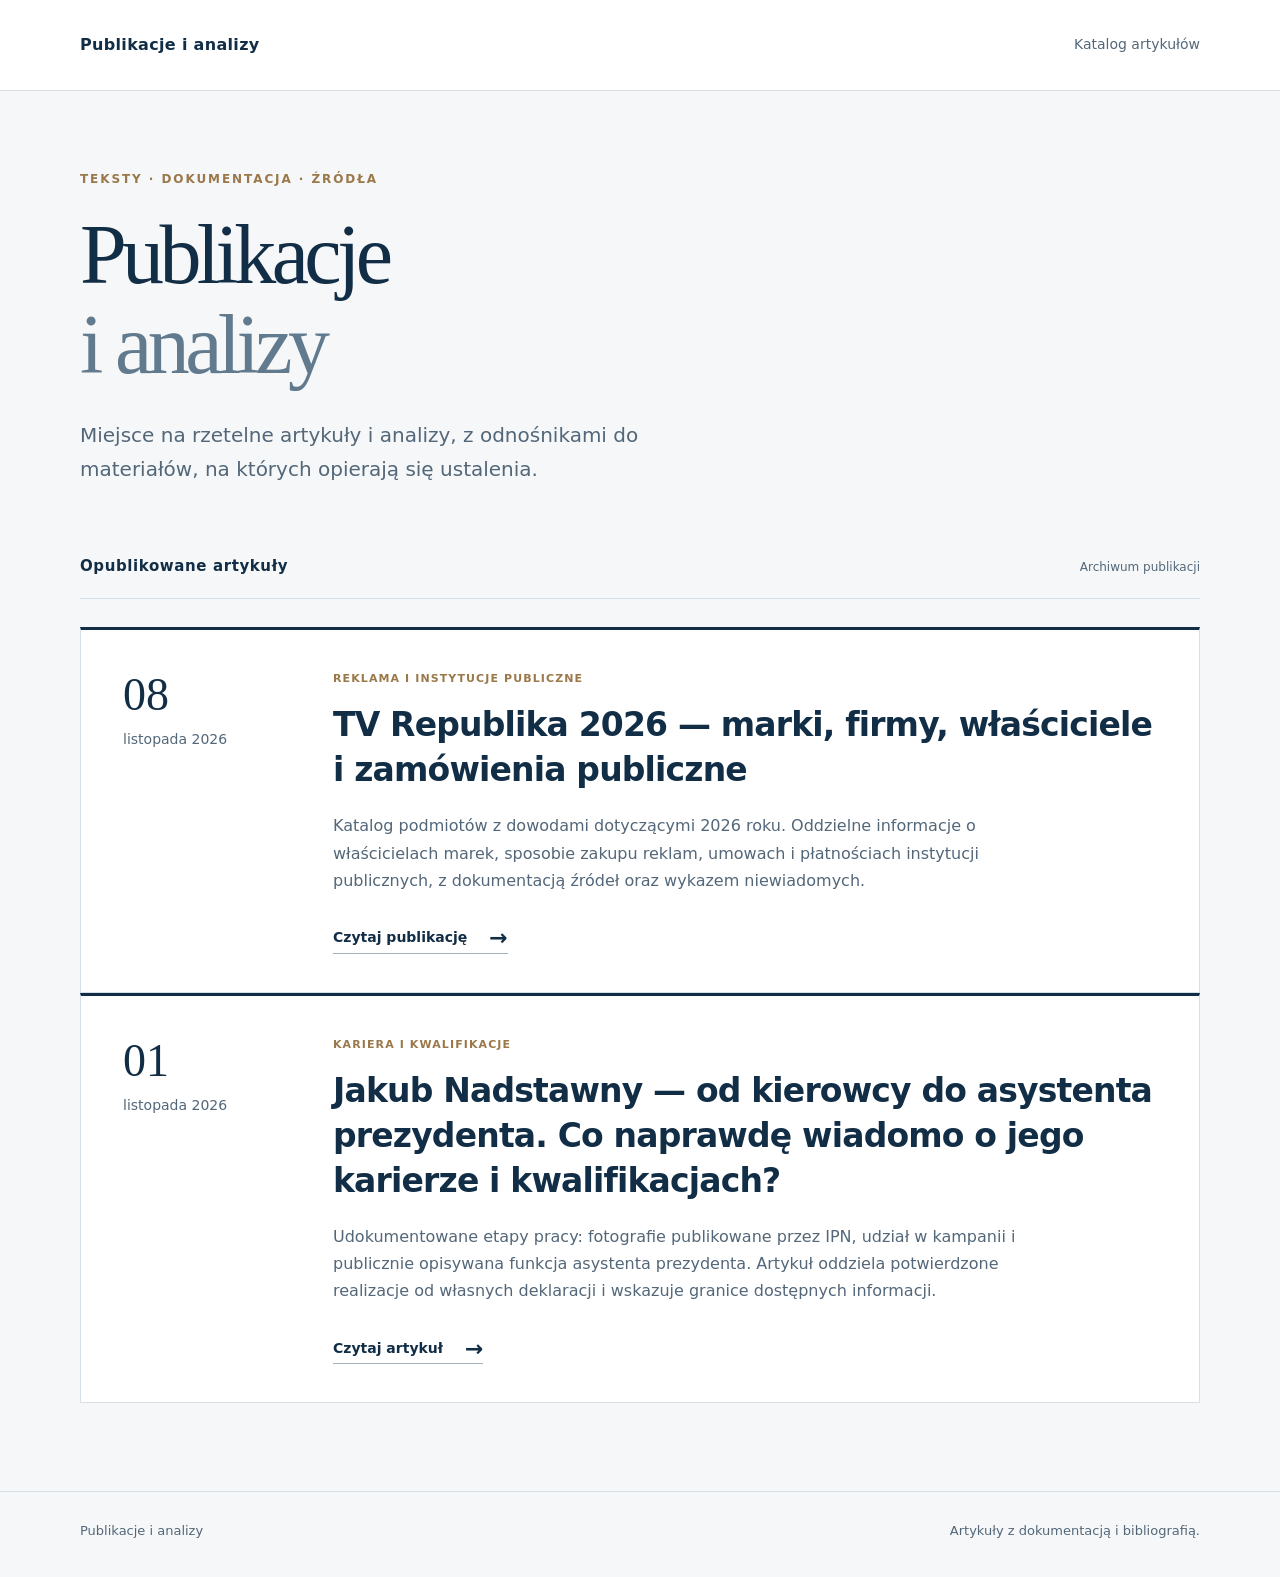
<file: index.html>
<!doctype html>
<html lang="pl"><head><meta charset="utf-8"><meta name="viewport" content="width=device-width,initial-scale=1"><meta name="description" content="Publikacje i analizy — artykuły z dokumentacją i odnośnikami do źródeł."><meta name="color-scheme" content="light"><title>Publikacje i analizy</title><style>
:root{--navy:#122e46;--ink:#20364a;--muted:#536779;--line:#d7e0e7;--paper:#fff;--bg:#f5f7f8;--accent:#9a7849}*{box-sizing:border-box}html{scroll-behavior:smooth;scroll-padding-top:24px}body{margin:0;background:var(--bg);color:var(--ink);font:17px/1.7 system-ui,-apple-system,"Segoe UI",sans-serif}a{color:inherit;text-underline-offset:.2em}a:focus-visible{outline:3px solid #9a7849;outline-offset:6px;border-radius:2px}.skip{position:absolute;top:-100px;left:20px;background:#fff;padding:8px 14px;z-index:3}.skip:focus{top:16px}.wrap{width:min(1120px,calc(100% - 64px));margin-inline:auto}header{border-bottom:1px solid var(--line);background:#fff}.nav{min-height:90px;display:flex;align-items:center;justify-content:space-between;gap:24px}.brand{font-size:16px;letter-spacing:.02em;font-weight:750;text-decoration:none;color:var(--navy)}.nav-link{font-size:14px;text-decoration:none;color:var(--muted)}.nav-link:hover,.brand:hover{color:#145c87}.hero{padding:78px 0 68px}.eyebrow{margin:0 0 21px;color:var(--accent);font-size:12px;letter-spacing:.16em;text-transform:uppercase;font-weight:750}h1{font-family:Georgia,"Times New Roman",serif;font-weight:400;font-size:clamp(46px,7vw,84px);letter-spacing:-.055em;line-height:1.07;margin:0 0 28px;color:var(--navy)}h1 span{color:#617a8e}.lead{max-width:660px;font-size:20px;line-height:1.7;color:var(--muted);margin:0}.catalog{padding-bottom:88px}.section-head{display:flex;align-items:baseline;justify-content:space-between;gap:20px;padding:0 0 18px;border-bottom:1px solid var(--line);margin-bottom:28px}.section-head h2{font-size:15px;letter-spacing:.04em;font-weight:750;margin:0;color:var(--navy)}.section-head span{font-size:12px;color:var(--muted)}.article{background:var(--paper);border:1px solid var(--line);border-top:3px solid var(--navy);display:grid;grid-template-columns:168px minmax(0,1fr);gap:42px;padding:40px 42px 38px}.date{display:block;color:var(--muted);font-size:14px;line-height:1.6}.date strong{font-family:Georgia,"Times New Roman",serif;font-size:46px;font-weight:400;line-height:1.1;color:var(--navy);display:block;margin-bottom:8px}.topic{font-size:11px;letter-spacing:.1em;text-transform:uppercase;color:var(--accent);font-weight:750;margin:0 0 15px}h3{font-size:clamp(24px,3vw,33px);line-height:1.35;letter-spacing:-.025em;margin:0 0 20px;overflow-wrap:anywhere;color:var(--navy)}h3 a{text-decoration:none}h3 a:hover{text-decoration:underline;text-decoration-thickness:1px}.description{font-size:16px;color:var(--muted);margin:0 0 28px;max-width:740px}.read{display:inline-flex;align-items:center;gap:22px;font-size:14px;font-weight:700;color:var(--navy);text-decoration:none;border-bottom:1px solid #a0b2c0;padding:3px 0}.read:hover{color:#145c87;border-color:#145c87}.read span{font-size:22px;line-height:1}footer{border-top:1px solid var(--line);color:var(--muted);font-size:13px;padding:28px 0 34px}.foot{display:flex;justify-content:space-between;gap:20px;flex-wrap:wrap}.foot p{margin:0}@media(max-width:680px){.wrap{width:calc(100% - 40px)}.nav{min-height:74px;gap:16px}.brand{font-size:14px}.nav-link{font-size:12px}.hero{padding:52px 0 46px}.lead{font-size:18px}.article{grid-template-columns:1fr;gap:22px;padding:28px 24px}.date strong{display:inline;font-family:inherit;font-size:14px;font-weight:600;margin:0 4px 0 0}.date{font-size:14px}.topic{font-size:10px}.description{font-size:15px}.catalog{padding-bottom:54px}.section-head span{font-size:11px}.foot{gap:10px}}@media(prefers-reduced-motion:reduce){html{scroll-behavior:auto}}@media print{body{background:#fff}.hero{padding:30px 0}.catalog{padding-bottom:20px}.article{break-inside:avoid}.nav-link,.skip{display:none}}
</style></head><body><a class="skip" href="#tresc">Przejdź do treści</a><header><nav class="wrap nav" aria-label="Nawigacja główna"><a class="brand" href="./">Publikacje i analizy</a><a class="nav-link" href="#publikacje">Katalog artykułów</a></nav></header><main class="wrap" id="tresc"><section class="hero" aria-labelledby="tytul"><p class="eyebrow">Teksty · dokumentacja · źródła</p><h1 id="tytul">Publikacje<br><span>i analizy</span></h1><p class="lead">Miejsce na rzetelne artykuły i analizy, z odnośnikami do materiałów, na których opierają się ustalenia.</p></section><section class="catalog" id="publikacje" aria-labelledby="katalog"><div class="section-head"><h2 id="katalog">Opublikowane artykuły</h2><span>Archiwum publikacji</span></div><article class="article"><div><time class="date" datetime="2026-11-08"><strong>08</strong> listopada 2026</time></div><div><p class="topic">Reklama i instytucje publiczne</p><h3><a href="tv-republika-2026/">TV Republika 2026 — marki, firmy, właściciele i zamówienia publiczne</a></h3><p class="description">Katalog podmiotów z dowodami dotyczącymi 2026 roku. Oddzielne informacje o właścicielach marek, sposobie zakupu reklam, umowach i płatnościach instytucji publicznych, z dokumentacją źródeł oraz wykazem niewiadomych.</p><a class="read" href="tv-republika-2026/">Czytaj publikację <span aria-hidden="true">→</span></a></div></article><article class="article"><div><time class="date" datetime="2026-11-01"><strong>01</strong> listopada 2026</time></div><div><p class="topic">Kariera i kwalifikacje</p><h3><a href="jakub-nadstawny/">Jakub Nadstawny — od kierowcy do asystenta prezydenta. Co naprawdę wiadomo o jego karierze i kwalifikacjach?</a></h3><p class="description">Udokumentowane etapy pracy: fotografie publikowane przez IPN, udział w kampanii i publicznie opisywana funkcja asystenta prezydenta. Artykuł oddziela potwierdzone realizacje od własnych deklaracji i wskazuje granice dostępnych informacji.</p><a class="read" href="jakub-nadstawny/">Czytaj artykuł <span aria-hidden="true">→</span></a></div></article></section></main><footer><div class="wrap foot"><p>Publikacje i analizy</p><p>Artykuły z dokumentacją i bibliografią.</p></div></footer></body></html>
</file>
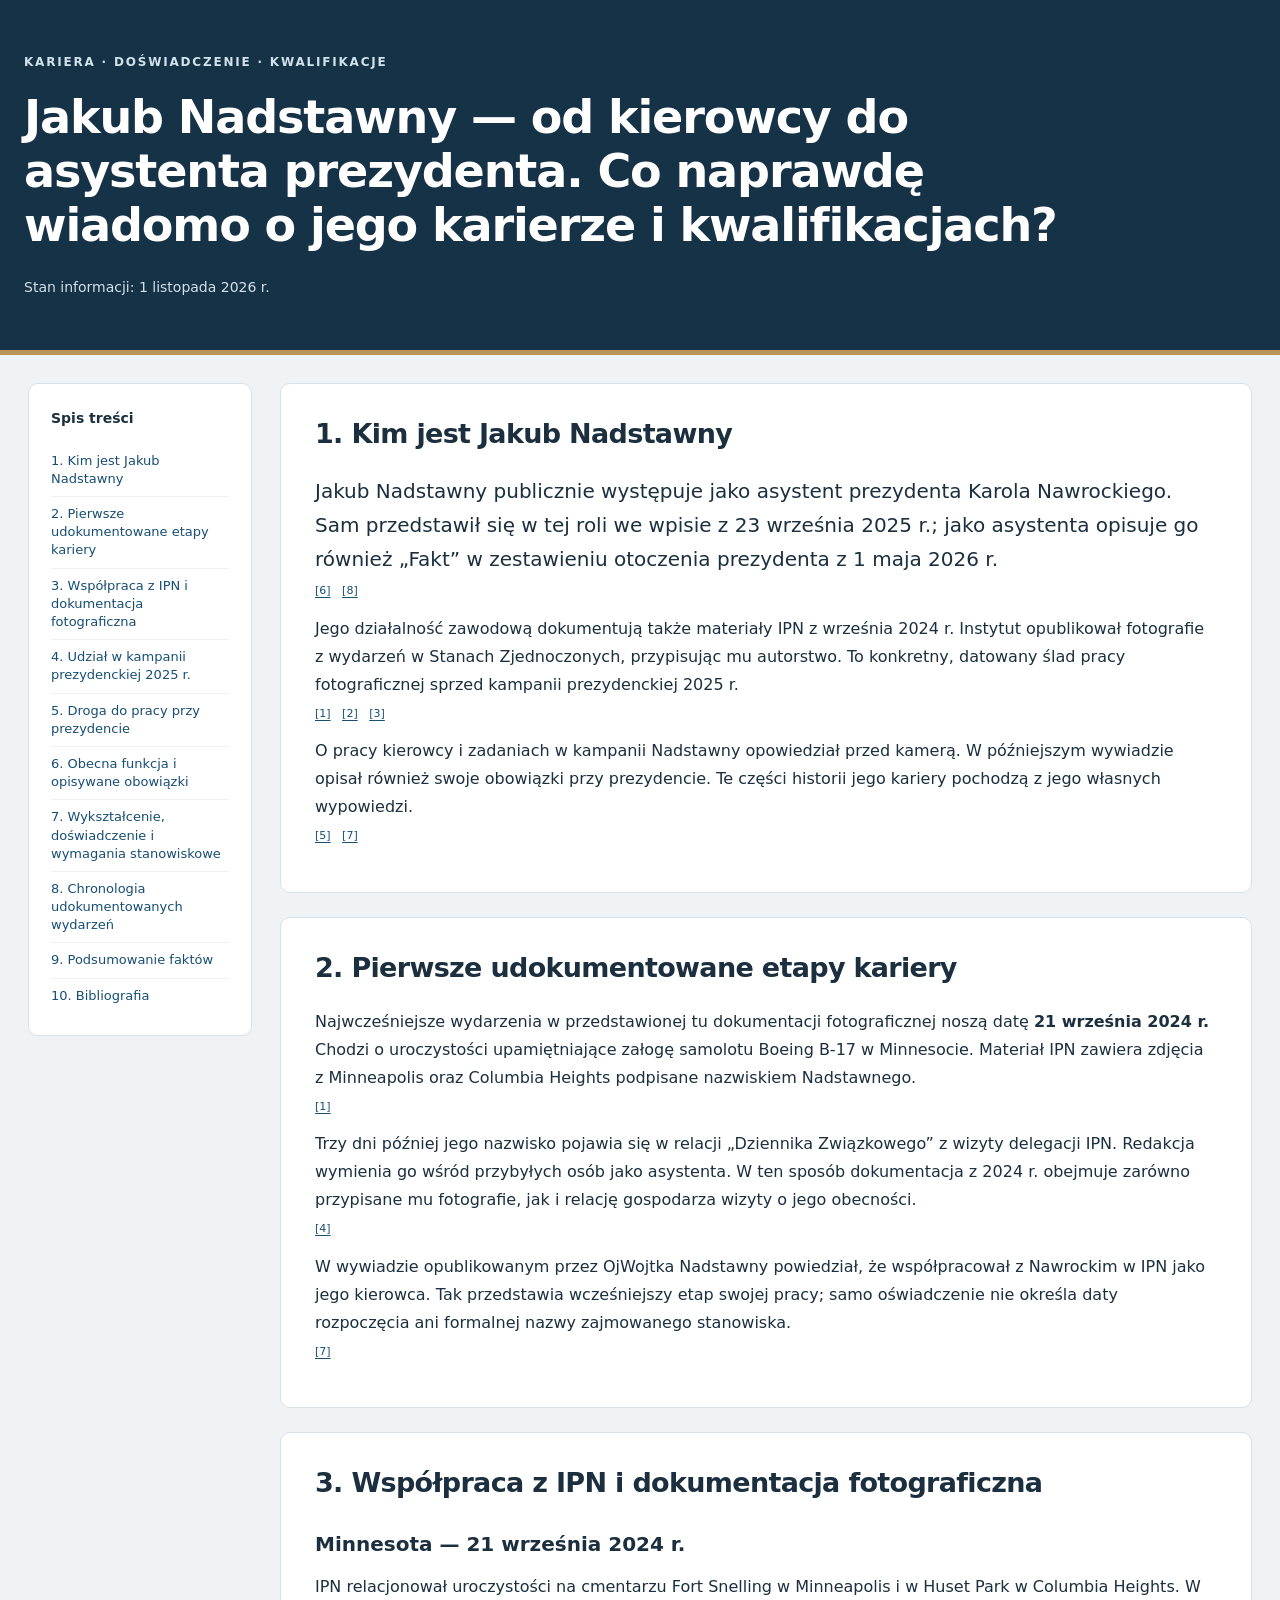
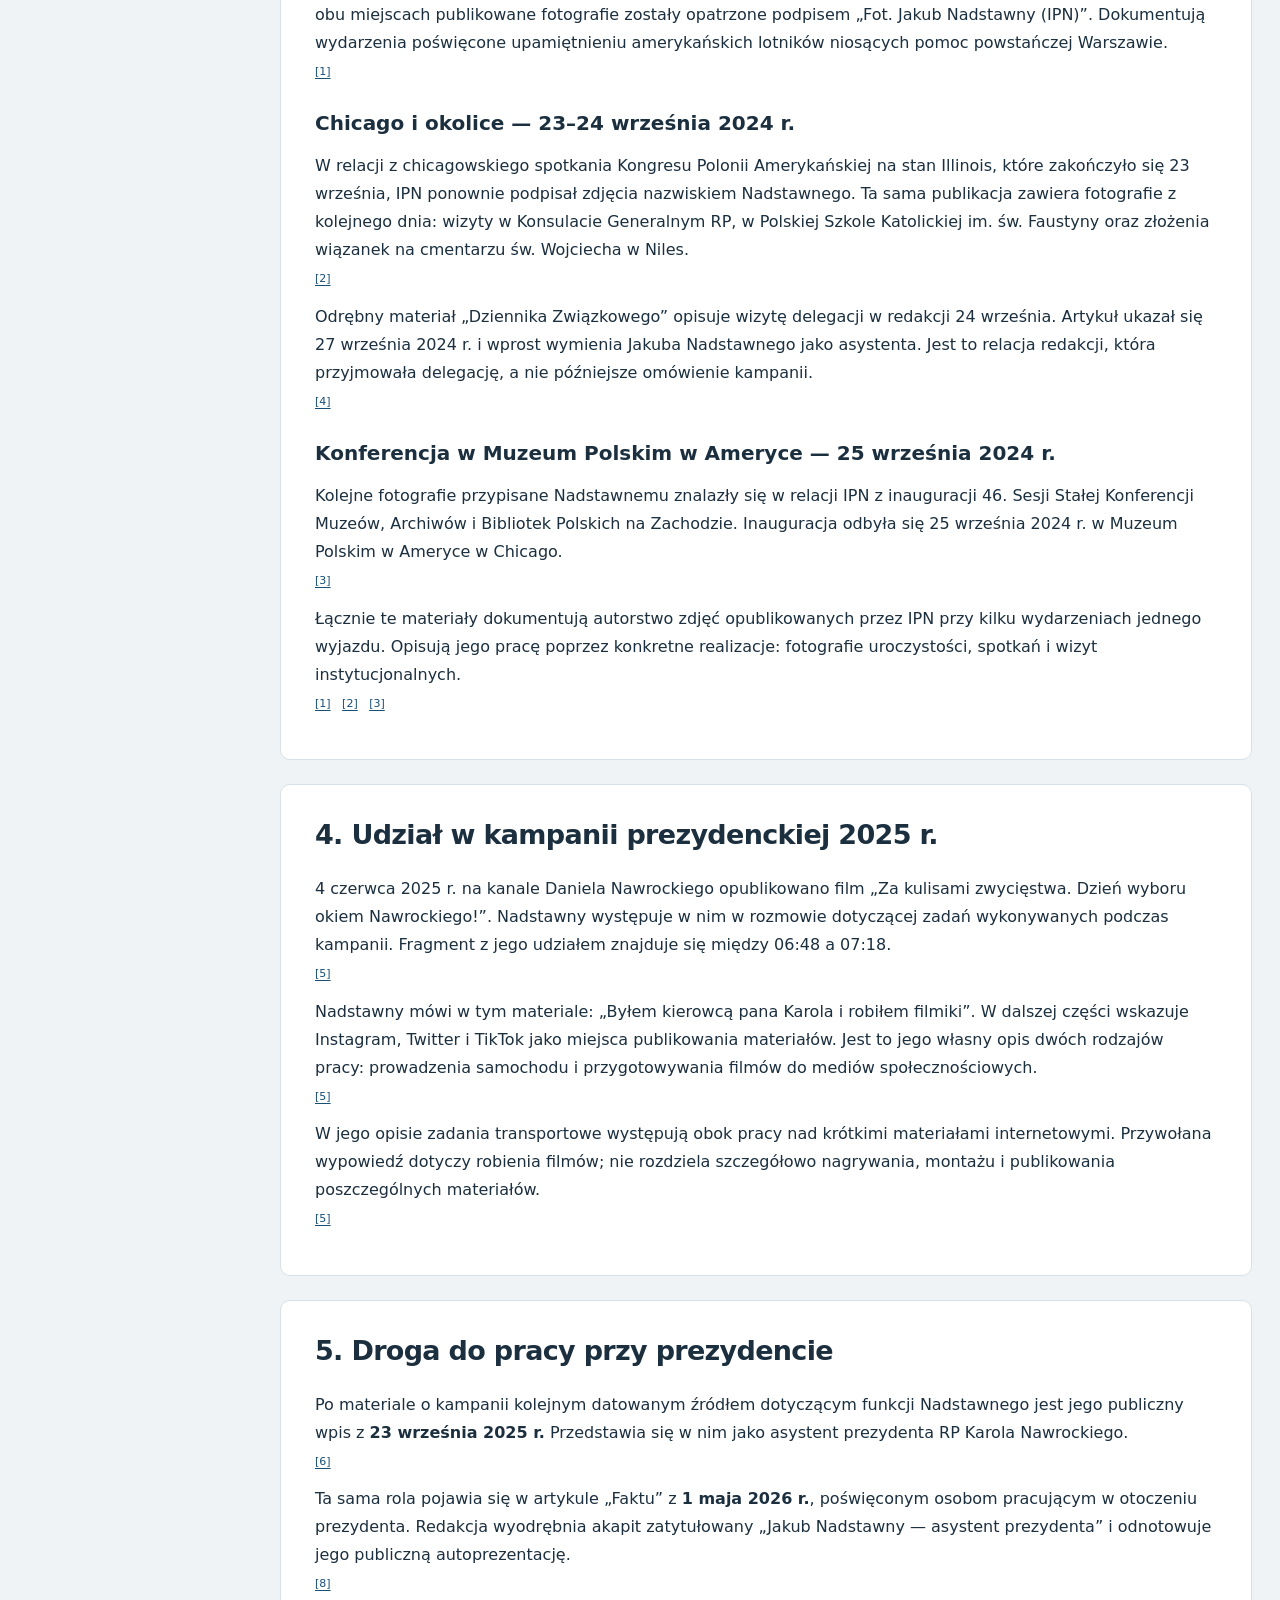
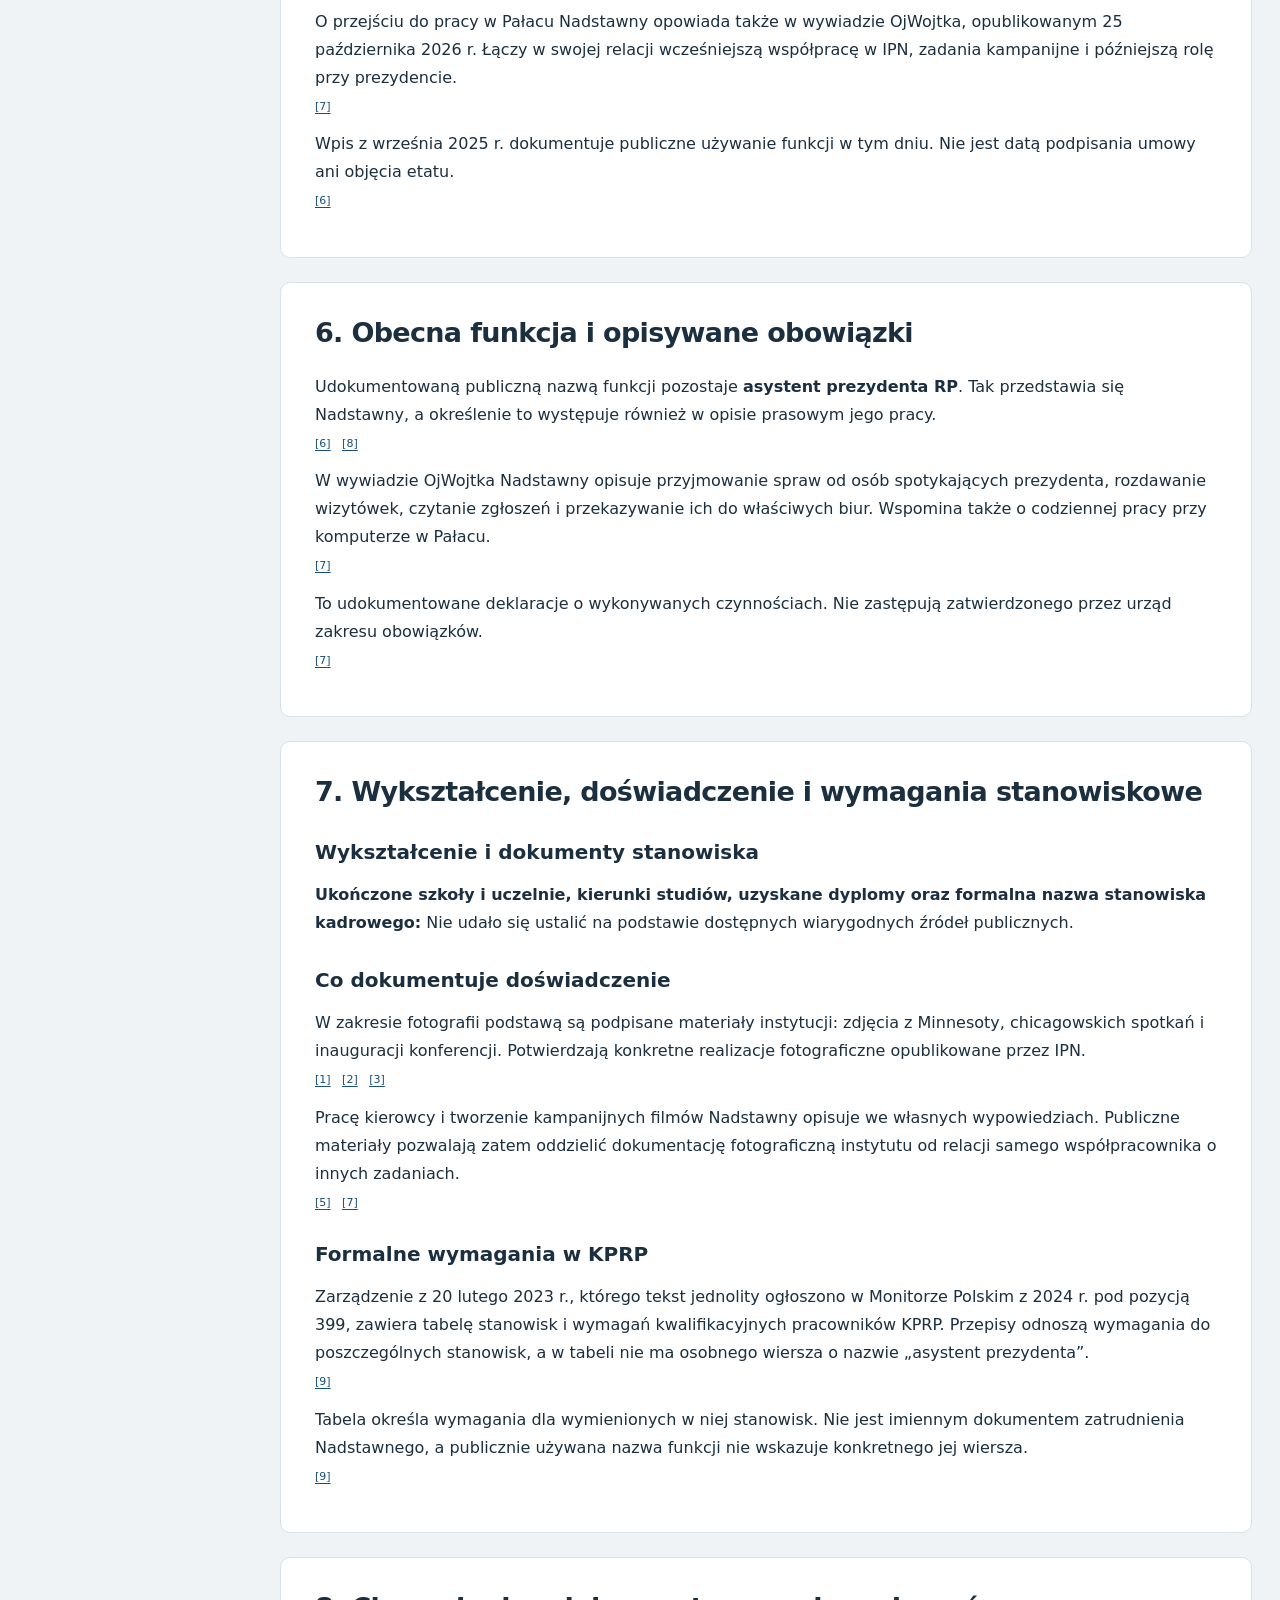
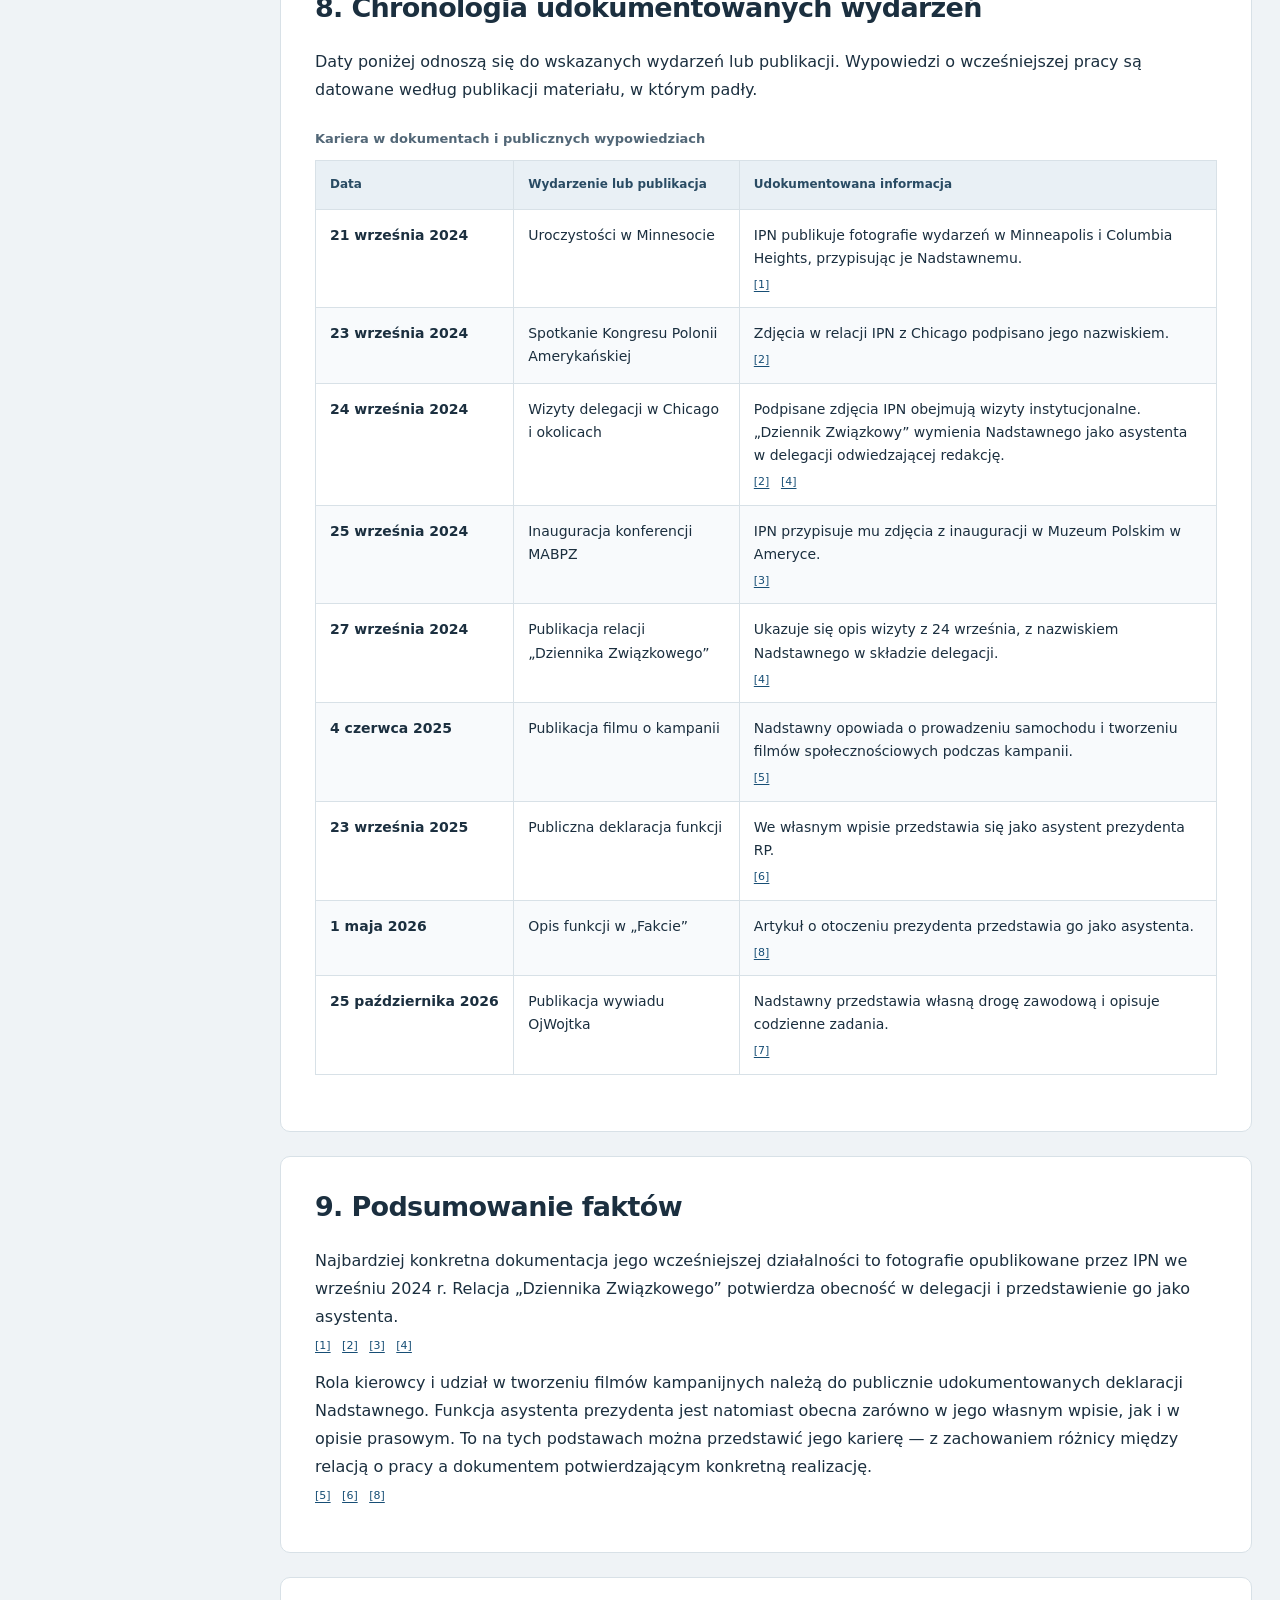
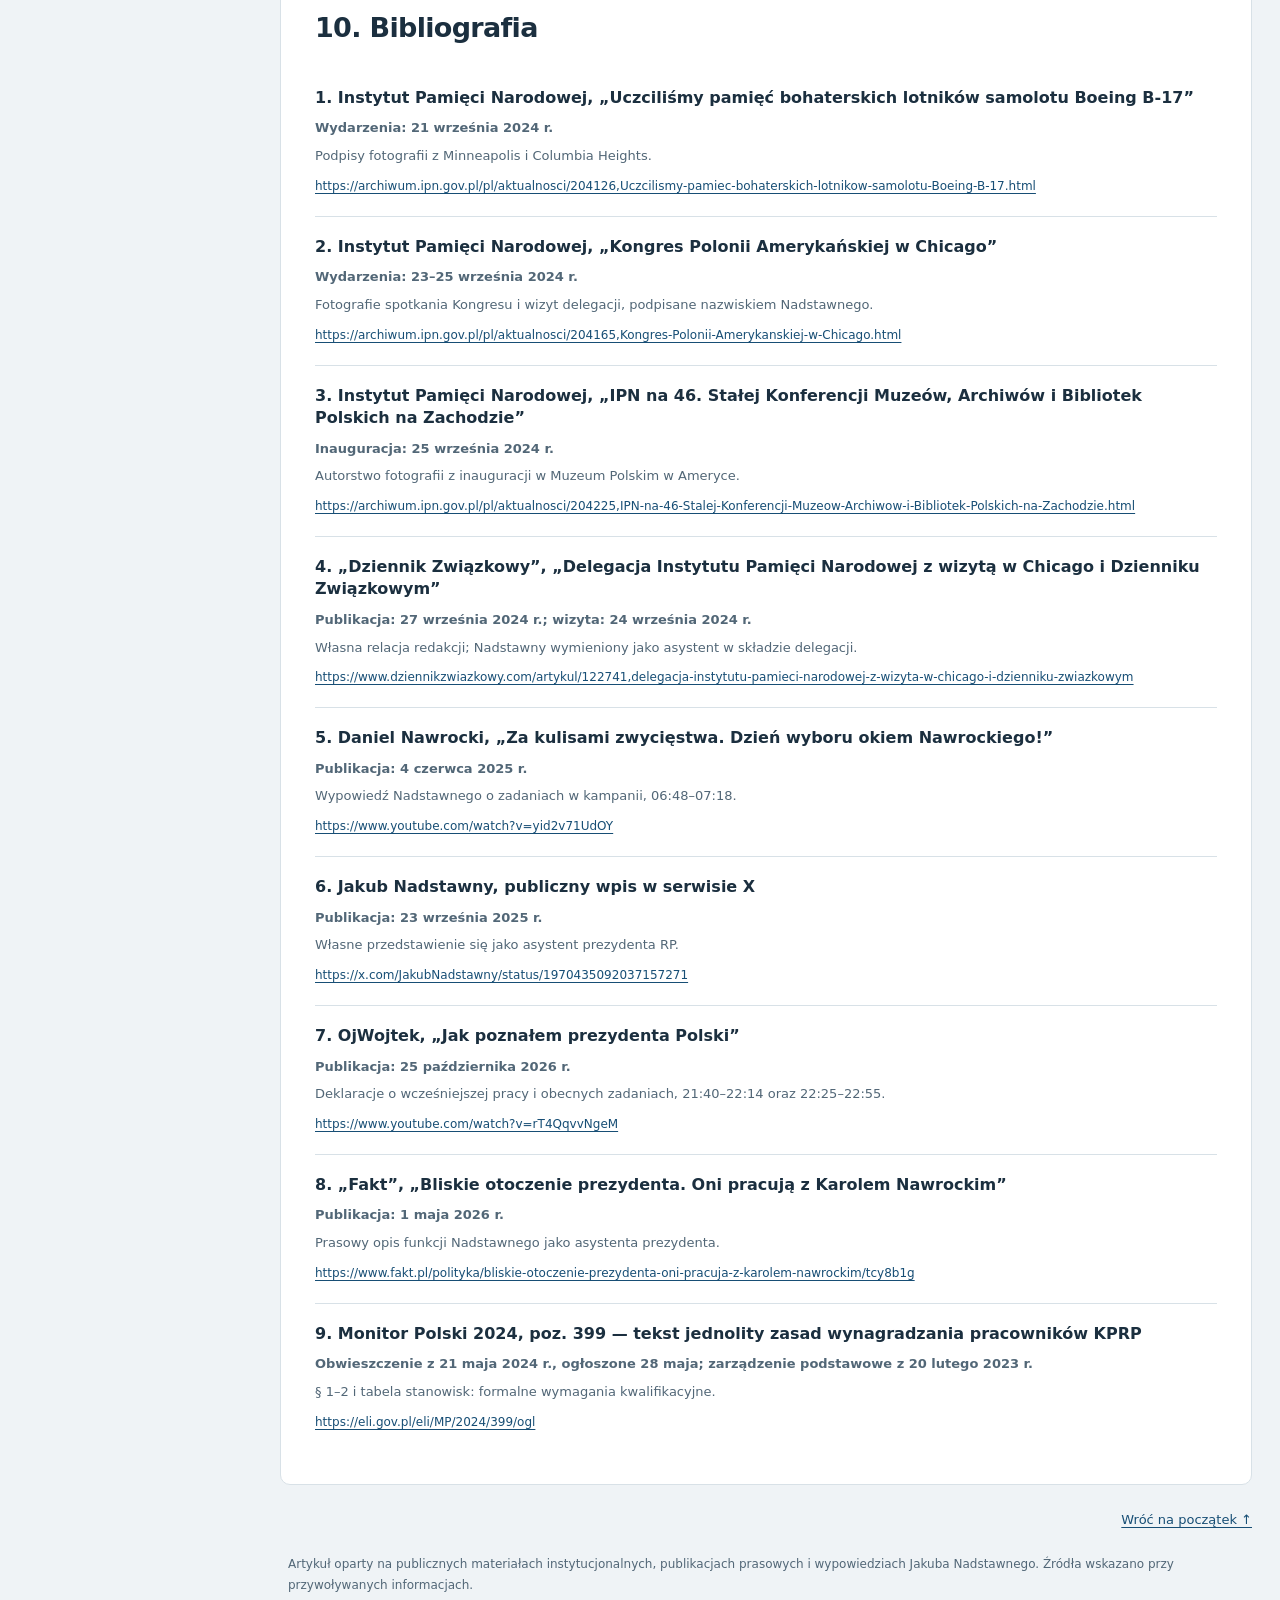
<file: jakub-nadstawny/index.html>
<!DOCTYPE html>
<html lang="pl"><head><meta charset="utf-8"><meta name="viewport" content="width=device-width, initial-scale=1"><meta name="color-scheme" content="light"><meta name="description" content="Udokumentowana kariera Jakuba Nadstawnego: fotografie dla IPN, publiczne wypowiedzi o pracy kierowcy i kampanii oraz funkcja asystenta prezydenta."><title>Jakub Nadstawny — od kierowcy do asystenta prezydenta. Co naprawdę wiadomo o jego karierze i kwalifikacjach?</title><style>
:root{--ink:#1b2f3f;--muted:#526777;--blue:#174e75;--line:#d8e1e7;--paper:#fff;--bg:#eff3f6;--gold:#bb9458}*{box-sizing:border-box}html{scroll-padding-top:24px;scroll-behavior:smooth}body{margin:0;background:var(--bg);color:var(--ink);font:16px/1.75 system-ui,-apple-system,"Segoe UI",sans-serif;overflow-wrap:anywhere}a{color:var(--blue);text-underline-offset:3px;text-decoration-thickness:1px}a:hover{color:#102f45}a:focus-visible,[tabindex]:focus-visible{outline:3px solid #a86a00;outline-offset:4px}.skip{position:absolute;left:16px;top:-80px;background:#fff;padding:10px;z-index:5}.skip:focus{top:12px}header{background:#153247;color:#fff;border-bottom:5px solid var(--gold);padding:52px max(24px,calc((100vw - 1240px)/2)) 36px}.kicker{font-size:12px;font-weight:750;letter-spacing:.15em;color:#d2e2ec;text-transform:uppercase}h1{font-size:clamp(29px,3.6vw,48px);line-height:1.17;letter-spacing:-.025em;max-width:1100px;margin:18px 0 22px}.meta{font-size:14px;color:#d3e1eb}.layout{display:grid;grid-template-columns:224px minmax(0,1fr);gap:28px;max-width:1360px;padding:0 28px;margin:28px auto 60px}.content{min-width:0}.toc{position:sticky;top:24px;align-self:start;background:#fff;border:1px solid var(--line);border-radius:10px;padding:22px;font-size:13px}.toc strong{display:block;font-size:14px;margin-bottom:13px}.toc a{display:block;line-height:1.4;padding:8px 0;border-bottom:1px solid #edf1f4;text-decoration:none}.toc a:last-child{border:0}section{background:var(--paper);border:1px solid var(--line);border-radius:10px;margin:0 0 24px;padding:32px 34px;scroll-margin-top:24px}h2{font-size:27px;line-height:1.3;letter-spacing:-.025em;margin:0 0 23px}h3{font-size:20px;line-height:1.4;margin:29px 0 12px}p{margin:15px 0}#wprowadzenie p:first-of-type{font-size:20px;line-height:1.7}.refs{display:block;font-size:11px;line-height:1.5;margin-top:7px}.refs a{display:inline-block;margin-right:8px}.table-wrap{width:100%;max-width:100%;overflow-x:auto;margin:24px 0;overscroll-behavior-inline:contain}table{border-collapse:collapse;width:100%;min-width:640px;font-size:14px;line-height:1.65}caption{text-align:left;font-size:13px;font-weight:700;color:var(--muted);padding:0 0 10px}th,td{padding:14px;border:1px solid var(--line);vertical-align:top;text-align:left}thead th{background:#e9f0f5;color:#294b63;font-size:12px;font-weight:750}tbody th{font-weight:650;min-width:150px;width:22%}tbody td{min-width:175px}tbody tr:nth-child(even){background:#f8fafc}q{quotes:'„' '”' '‚' '’'}.source{padding:19px 0;border-top:1px solid var(--line);scroll-margin-top:24px}.source:first-of-type{border-top:0}.source h3{font-size:16px;margin:0 0 8px}.source p{font-size:13px;color:var(--muted);margin:5px 0}.source-date{font-weight:650}.source-url{display:block;font-size:12px;overflow-wrap:anywhere;margin-top:8px}.top-link{display:block;text-align:right;font-size:13px;margin:22px 0}footer{font-size:12px;color:var(--muted);padding:0 8px 20px}
@media(max-width:1050px){.layout{grid-template-columns:minmax(0,1fr)}.toc{position:static;display:flex;flex-wrap:wrap;gap:3px 16px}.toc strong{width:100%;margin-bottom:4px}.toc a{border:0;padding:4px 0}}
@media(max-width:600px){header{padding:32px 20px 26px}.layout{padding:0 12px;margin-top:15px;gap:15px}section{padding:24px 20px}h1{font-size:29px}h2{font-size:23px}h3{font-size:18px}#wprowadzenie p:first-of-type{font-size:18px}.toc{padding:17px}th,td{padding:11px}}
@media(prefers-reduced-motion:reduce){html{scroll-behavior:auto}}
@media print{body{background:#fff;font-size:10pt}header{background:#fff;color:var(--ink);padding:0 0 8mm;border-bottom:2px solid var(--gold)}.kicker,.meta{color:var(--muted)}h1{font-size:25pt}.layout{display:block;max-width:none;margin:7mm 0;padding:0}.toc,.skip,.top-link{display:none}section{border:0;border-radius:0;padding:5mm 0;margin:0}h2,h3{break-after:avoid}tr,.source{break-inside:avoid}.table-wrap{overflow:visible}table{min-width:0;font-size:8pt}th,td,tbody th{min-width:0;padding:5px}.source-url{font-size:8pt}.refs{font-size:7pt}@page{size:A4;margin:15mm}}
</style></head><body id="gora"><a class="skip" href="#tresc">Przejdź do treści</a><header><div class="kicker">Kariera · doświadczenie · kwalifikacje</div><h1>Jakub Nadstawny — od kierowcy do asystenta prezydenta. Co naprawdę wiadomo o jego karierze i kwalifikacjach?</h1><p class="meta">Stan informacji: 1 listopada 2026 r.</p></header><div class="layout"><nav class="toc" aria-label="Spis treści"><strong>Spis treści</strong><a href="#wprowadzenie">1. Kim jest Jakub Nadstawny</a><a href="#pierwsze-etapy">2. Pierwsze udokumentowane etapy kariery</a><a href="#ipn">3. Współpraca z IPN i dokumentacja fotograficzna</a><a href="#kampania">4. Udział w kampanii prezydenckiej 2025 r.</a><a href="#kancelaria">5. Droga do pracy przy prezydencie</a><a href="#obowiazki">6. Obecna funkcja i opisywane obowiązki</a><a href="#kwalifikacje">7. Wykształcenie, doświadczenie i wymagania stanowiskowe</a><a href="#chronologia">8. Chronologia udokumentowanych wydarzeń</a><a href="#podsumowanie">9. Podsumowanie faktów</a><a href="#bibliografia">10. Bibliografia</a></nav><main class="content" id="tresc"><section id="wprowadzenie"><h2>1. Kim jest Jakub Nadstawny</h2><p id="akapit-01">Jakub Nadstawny publicznie występuje jako asystent prezydenta Karola Nawrockiego. Sam przedstawił się w tej roli we wpisie z 23 września 2025 r.; jako asystenta opisuje go również „Fakt” w zestawieniu otoczenia prezydenta z 1 maja 2026 r.<span class="refs"><a href="#zrodlo-6" aria-label="Źródło 6: Jakub Nadstawny, publiczny wpis w serwisie X">[6]</a> <a href="#zrodlo-8" aria-label="Źródło 8: „Fakt”, „Bliskie otoczenie prezydenta. Oni pracują z Karolem Nawrockim”">[8]</a></span></p><p id="akapit-02">Jego działalność zawodową dokumentują także materiały IPN z września 2024 r. Instytut opublikował fotografie z wydarzeń w Stanach Zjednoczonych, przypisując mu autorstwo. To konkretny, datowany ślad pracy fotograficznej sprzed kampanii prezydenckiej 2025 r.<span class="refs"><a href="#zrodlo-1" aria-label="Źródło 1: Instytut Pamięci Narodowej, „Uczciliśmy pamięć bohaterskich lotników samolotu Boeing B-17”">[1]</a> <a href="#zrodlo-2" aria-label="Źródło 2: Instytut Pamięci Narodowej, „Kongres Polonii Amerykańskiej w Chicago”">[2]</a> <a href="#zrodlo-3" aria-label="Źródło 3: Instytut Pamięci Narodowej, „IPN na 46. Stałej Konferencji Muzeów, Archiwów i Bibliotek Polskich na Zachodzie”">[3]</a></span></p><p id="akapit-03">O pracy kierowcy i zadaniach w kampanii Nadstawny opowiedział przed kamerą. W późniejszym wywiadzie opisał również swoje obowiązki przy prezydencie. Te części historii jego kariery pochodzą z jego własnych wypowiedzi.<span class="refs"><a href="#zrodlo-5" aria-label="Źródło 5: Daniel Nawrocki, „Za kulisami zwycięstwa. Dzień wyboru okiem Nawrockiego!”">[5]</a> <a href="#zrodlo-7" aria-label="Źródło 7: OjWojtek, „Jak poznałem prezydenta Polski”">[7]</a></span></p></section><section id="pierwsze-etapy"><h2>2. Pierwsze udokumentowane etapy kariery</h2><p id="akapit-04">Najwcześniejsze wydarzenia w przedstawionej tu dokumentacji fotograficznej noszą datę <strong>21 września 2024 r.</strong> Chodzi o uroczystości upamiętniające załogę samolotu Boeing B-17 w Minnesocie. Materiał IPN zawiera zdjęcia z Minneapolis oraz Columbia Heights podpisane nazwiskiem Nadstawnego.<span class="refs"><a href="#zrodlo-1" aria-label="Źródło 1: Instytut Pamięci Narodowej, „Uczciliśmy pamięć bohaterskich lotników samolotu Boeing B-17”">[1]</a></span></p><p id="akapit-05">Trzy dni później jego nazwisko pojawia się w relacji „Dziennika Związkowego” z wizyty delegacji IPN. Redakcja wymienia go wśród przybyłych osób jako asystenta. W ten sposób dokumentacja z 2024 r. obejmuje zarówno przypisane mu fotografie, jak i relację gospodarza wizyty o jego obecności.<span class="refs"><a href="#zrodlo-4" aria-label="Źródło 4: „Dziennik Związkowy”, „Delegacja Instytutu Pamięci Narodowej z wizytą w Chicago i Dzienniku Związkowym”">[4]</a></span></p><p id="akapit-06">W wywiadzie opublikowanym przez OjWojtka Nadstawny powiedział, że współpracował z Nawrockim w IPN jako jego kierowca. Tak przedstawia wcześniejszy etap swojej pracy; samo oświadczenie nie określa daty rozpoczęcia ani formalnej nazwy zajmowanego stanowiska.<span class="refs"><a href="#zrodlo-7" aria-label="Źródło 7: OjWojtek, „Jak poznałem prezydenta Polski”">[7]</a></span></p></section><section id="ipn"><h2>3. Współpraca z IPN i dokumentacja fotograficzna</h2><h3>Minnesota — 21 września 2024 r.</h3><p id="akapit-07">IPN relacjonował uroczystości na cmentarzu Fort Snelling w Minneapolis i w Huset Park w Columbia Heights. W obu miejscach publikowane fotografie zostały opatrzone podpisem „Fot. Jakub Nadstawny (IPN)”. Dokumentują wydarzenia poświęcone upamiętnieniu amerykańskich lotników niosących pomoc powstańczej Warszawie.<span class="refs"><a href="#zrodlo-1" aria-label="Źródło 1: Instytut Pamięci Narodowej, „Uczciliśmy pamięć bohaterskich lotników samolotu Boeing B-17”">[1]</a></span></p><h3>Chicago i okolice — 23–24 września 2024 r.</h3><p id="akapit-08">W relacji z chicagowskiego spotkania Kongresu Polonii Amerykańskiej na stan Illinois, które zakończyło się 23 września, IPN ponownie podpisał zdjęcia nazwiskiem Nadstawnego. Ta sama publikacja zawiera fotografie z kolejnego dnia: wizyty w Konsulacie Generalnym RP, w Polskiej Szkole Katolickiej im. św. Faustyny oraz złożenia wiązanek na cmentarzu św. Wojciecha w Niles.<span class="refs"><a href="#zrodlo-2" aria-label="Źródło 2: Instytut Pamięci Narodowej, „Kongres Polonii Amerykańskiej w Chicago”">[2]</a></span></p><p id="akapit-09">Odrębny materiał „Dziennika Związkowego” opisuje wizytę delegacji w redakcji 24 września. Artykuł ukazał się 27 września 2024 r. i wprost wymienia Jakuba Nadstawnego jako asystenta. Jest to relacja redakcji, która przyjmowała delegację, a nie późniejsze omówienie kampanii.<span class="refs"><a href="#zrodlo-4" aria-label="Źródło 4: „Dziennik Związkowy”, „Delegacja Instytutu Pamięci Narodowej z wizytą w Chicago i Dzienniku Związkowym”">[4]</a></span></p><h3>Konferencja w Muzeum Polskim w Ameryce — 25 września 2024 r.</h3><p id="akapit-10">Kolejne fotografie przypisane Nadstawnemu znalazły się w relacji IPN z inauguracji 46. Sesji Stałej Konferencji Muzeów, Archiwów i Bibliotek Polskich na Zachodzie. Inauguracja odbyła się 25 września 2024 r. w Muzeum Polskim w Ameryce w Chicago.<span class="refs"><a href="#zrodlo-3" aria-label="Źródło 3: Instytut Pamięci Narodowej, „IPN na 46. Stałej Konferencji Muzeów, Archiwów i Bibliotek Polskich na Zachodzie”">[3]</a></span></p><p id="akapit-11">Łącznie te materiały dokumentują autorstwo zdjęć opublikowanych przez IPN przy kilku wydarzeniach jednego wyjazdu. Opisują jego pracę poprzez konkretne realizacje: fotografie uroczystości, spotkań i wizyt instytucjonalnych.<span class="refs"><a href="#zrodlo-1" aria-label="Źródło 1: Instytut Pamięci Narodowej, „Uczciliśmy pamięć bohaterskich lotników samolotu Boeing B-17”">[1]</a> <a href="#zrodlo-2" aria-label="Źródło 2: Instytut Pamięci Narodowej, „Kongres Polonii Amerykańskiej w Chicago”">[2]</a> <a href="#zrodlo-3" aria-label="Źródło 3: Instytut Pamięci Narodowej, „IPN na 46. Stałej Konferencji Muzeów, Archiwów i Bibliotek Polskich na Zachodzie”">[3]</a></span></p></section><section id="kampania"><h2>4. Udział w kampanii prezydenckiej 2025 r.</h2><p id="akapit-12">4 czerwca 2025 r. na kanale Daniela Nawrockiego opublikowano film „Za kulisami zwycięstwa. Dzień wyboru okiem Nawrockiego!”. Nadstawny występuje w nim w rozmowie dotyczącej zadań wykonywanych podczas kampanii. Fragment z jego udziałem znajduje się między 06:48 a 07:18.<span class="refs"><a href="#zrodlo-5" aria-label="Źródło 5: Daniel Nawrocki, „Za kulisami zwycięstwa. Dzień wyboru okiem Nawrockiego!”">[5]</a></span></p><p id="akapit-13">Nadstawny mówi w tym materiale: <q>Byłem kierowcą pana Karola i robiłem filmiki</q>. W dalszej części wskazuje Instagram, Twitter i TikTok jako miejsca publikowania materiałów. Jest to jego własny opis dwóch rodzajów pracy: prowadzenia samochodu i przygotowywania filmów do mediów społecznościowych.<span class="refs"><a href="#zrodlo-5" aria-label="Źródło 5: Daniel Nawrocki, „Za kulisami zwycięstwa. Dzień wyboru okiem Nawrockiego!”">[5]</a></span></p><p id="akapit-14">W jego opisie zadania transportowe występują obok pracy nad krótkimi materiałami internetowymi. Przywołana wypowiedź dotyczy robienia filmów; nie rozdziela szczegółowo nagrywania, montażu i publikowania poszczególnych materiałów.<span class="refs"><a href="#zrodlo-5" aria-label="Źródło 5: Daniel Nawrocki, „Za kulisami zwycięstwa. Dzień wyboru okiem Nawrockiego!”">[5]</a></span></p></section><section id="kancelaria"><h2>5. Droga do pracy przy prezydencie</h2><p id="akapit-15">Po materiale o kampanii kolejnym datowanym źródłem dotyczącym funkcji Nadstawnego jest jego publiczny wpis z <strong>23 września 2025 r.</strong> Przedstawia się w nim jako asystent prezydenta RP Karola Nawrockiego.<span class="refs"><a href="#zrodlo-6" aria-label="Źródło 6: Jakub Nadstawny, publiczny wpis w serwisie X">[6]</a></span></p><p id="akapit-16">Ta sama rola pojawia się w artykule „Faktu” z <strong>1 maja 2026 r.</strong>, poświęconym osobom pracującym w otoczeniu prezydenta. Redakcja wyodrębnia akapit zatytułowany „Jakub Nadstawny — asystent prezydenta” i odnotowuje jego publiczną autoprezentację.<span class="refs"><a href="#zrodlo-8" aria-label="Źródło 8: „Fakt”, „Bliskie otoczenie prezydenta. Oni pracują z Karolem Nawrockim”">[8]</a></span></p><p id="akapit-17">O przejściu do pracy w Pałacu Nadstawny opowiada także w wywiadzie OjWojtka, opublikowanym 25 października 2026 r. Łączy w swojej relacji wcześniejszą współpracę w IPN, zadania kampanijne i późniejszą rolę przy prezydencie.<span class="refs"><a href="#zrodlo-7" aria-label="Źródło 7: OjWojtek, „Jak poznałem prezydenta Polski”">[7]</a></span></p><p id="akapit-18">Wpis z września 2025 r. dokumentuje publiczne używanie funkcji w tym dniu. Nie jest datą podpisania umowy ani objęcia etatu.<span class="refs"><a href="#zrodlo-6" aria-label="Źródło 6: Jakub Nadstawny, publiczny wpis w serwisie X">[6]</a></span></p></section><section id="obowiazki"><h2>6. Obecna funkcja i opisywane obowiązki</h2><p id="akapit-19">Udokumentowaną publiczną nazwą funkcji pozostaje <strong>asystent prezydenta RP</strong>. Tak przedstawia się Nadstawny, a określenie to występuje również w opisie prasowym jego pracy.<span class="refs"><a href="#zrodlo-6" aria-label="Źródło 6: Jakub Nadstawny, publiczny wpis w serwisie X">[6]</a> <a href="#zrodlo-8" aria-label="Źródło 8: „Fakt”, „Bliskie otoczenie prezydenta. Oni pracują z Karolem Nawrockim”">[8]</a></span></p><p id="akapit-20">W wywiadzie OjWojtka Nadstawny opisuje przyjmowanie spraw od osób spotykających prezydenta, rozdawanie wizytówek, czytanie zgłoszeń i przekazywanie ich do właściwych biur. Wspomina także o codziennej pracy przy komputerze w Pałacu.<span class="refs"><a href="#zrodlo-7" aria-label="Źródło 7: OjWojtek, „Jak poznałem prezydenta Polski”">[7]</a></span></p><p id="akapit-21">To udokumentowane deklaracje o wykonywanych czynnościach. Nie zastępują zatwierdzonego przez urząd zakresu obowiązków.<span class="refs"><a href="#zrodlo-7" aria-label="Źródło 7: OjWojtek, „Jak poznałem prezydenta Polski”">[7]</a></span></p></section><section id="kwalifikacje"><h2>7. Wykształcenie, doświadczenie i wymagania stanowiskowe</h2><h3>Wykształcenie i dokumenty stanowiska</h3><p id="akapit-22"><strong>Ukończone szkoły i uczelnie, kierunki studiów, uzyskane dyplomy oraz formalna nazwa stanowiska kadrowego:</strong> Nie udało się ustalić na podstawie dostępnych wiarygodnych źródeł publicznych.<span class="refs"></span></p><h3>Co dokumentuje doświadczenie</h3><p id="akapit-23">W zakresie fotografii podstawą są podpisane materiały instytucji: zdjęcia z Minnesoty, chicagowskich spotkań i inauguracji konferencji. Potwierdzają konkretne realizacje fotograficzne opublikowane przez IPN.<span class="refs"><a href="#zrodlo-1" aria-label="Źródło 1: Instytut Pamięci Narodowej, „Uczciliśmy pamięć bohaterskich lotników samolotu Boeing B-17”">[1]</a> <a href="#zrodlo-2" aria-label="Źródło 2: Instytut Pamięci Narodowej, „Kongres Polonii Amerykańskiej w Chicago”">[2]</a> <a href="#zrodlo-3" aria-label="Źródło 3: Instytut Pamięci Narodowej, „IPN na 46. Stałej Konferencji Muzeów, Archiwów i Bibliotek Polskich na Zachodzie”">[3]</a></span></p><p id="akapit-24">Pracę kierowcy i tworzenie kampanijnych filmów Nadstawny opisuje we własnych wypowiedziach. Publiczne materiały pozwalają zatem oddzielić dokumentację fotograficzną instytutu od relacji samego współpracownika o innych zadaniach.<span class="refs"><a href="#zrodlo-5" aria-label="Źródło 5: Daniel Nawrocki, „Za kulisami zwycięstwa. Dzień wyboru okiem Nawrockiego!”">[5]</a> <a href="#zrodlo-7" aria-label="Źródło 7: OjWojtek, „Jak poznałem prezydenta Polski”">[7]</a></span></p><h3>Formalne wymagania w KPRP</h3><p id="akapit-25">Zarządzenie z 20 lutego 2023 r., którego tekst jednolity ogłoszono w Monitorze Polskim z 2024 r. pod pozycją 399, zawiera tabelę stanowisk i wymagań kwalifikacyjnych pracowników KPRP. Przepisy odnoszą wymagania do poszczególnych stanowisk, a w tabeli nie ma osobnego wiersza o nazwie „asystent prezydenta”.<span class="refs"><a href="#zrodlo-9" aria-label="Źródło 9: Monitor Polski 2024, poz. 399 — tekst jednolity zasad wynagradzania pracowników KPRP">[9]</a></span></p><p id="akapit-26">Tabela określa wymagania dla wymienionych w niej stanowisk. Nie jest imiennym dokumentem zatrudnienia Nadstawnego, a publicznie używana nazwa funkcji nie wskazuje konkretnego jej wiersza.<span class="refs"><a href="#zrodlo-9" aria-label="Źródło 9: Monitor Polski 2024, poz. 399 — tekst jednolity zasad wynagradzania pracowników KPRP">[9]</a></span></p></section><section id="chronologia"><h2>8. Chronologia udokumentowanych wydarzeń</h2><p>Daty poniżej odnoszą się do wskazanych wydarzeń lub publikacji. Wypowiedzi o wcześniejszej pracy są datowane według publikacji materiału, w którym padły.</p><div class="table-wrap" role="region" aria-label="Kariera w dokumentach i publicznych wypowiedziach" tabindex="0"><table><caption>Kariera w dokumentach i publicznych wypowiedziach</caption><thead><tr><th scope="col">Data</th><th scope="col">Wydarzenie lub publikacja</th><th scope="col">Udokumentowana informacja</th></tr></thead><tbody><tr><th scope="row">21 września 2024</th><td>Uroczystości w Minnesocie</td><td>IPN publikuje fotografie wydarzeń w Minneapolis i Columbia Heights, przypisując je Nadstawnemu.<span class="refs"><a href="#zrodlo-1" aria-label="Źródło 1: Instytut Pamięci Narodowej, „Uczciliśmy pamięć bohaterskich lotników samolotu Boeing B-17”">[1]</a></span></td></tr><tr><th scope="row">23 września 2024</th><td>Spotkanie Kongresu Polonii Amerykańskiej</td><td>Zdjęcia w relacji IPN z Chicago podpisano jego nazwiskiem.<span class="refs"><a href="#zrodlo-2" aria-label="Źródło 2: Instytut Pamięci Narodowej, „Kongres Polonii Amerykańskiej w Chicago”">[2]</a></span></td></tr><tr><th scope="row">24 września 2024</th><td>Wizyty delegacji w Chicago i okolicach</td><td>Podpisane zdjęcia IPN obejmują wizyty instytucjonalne. „Dziennik Związkowy” wymienia Nadstawnego jako asystenta w delegacji odwiedzającej redakcję.<span class="refs"><a href="#zrodlo-2" aria-label="Źródło 2: Instytut Pamięci Narodowej, „Kongres Polonii Amerykańskiej w Chicago”">[2]</a> <a href="#zrodlo-4" aria-label="Źródło 4: „Dziennik Związkowy”, „Delegacja Instytutu Pamięci Narodowej z wizytą w Chicago i Dzienniku Związkowym”">[4]</a></span></td></tr><tr><th scope="row">25 września 2024</th><td>Inauguracja konferencji MABPZ</td><td>IPN przypisuje mu zdjęcia z inauguracji w Muzeum Polskim w Ameryce.<span class="refs"><a href="#zrodlo-3" aria-label="Źródło 3: Instytut Pamięci Narodowej, „IPN na 46. Stałej Konferencji Muzeów, Archiwów i Bibliotek Polskich na Zachodzie”">[3]</a></span></td></tr><tr><th scope="row">27 września 2024</th><td>Publikacja relacji „Dziennika Związkowego”</td><td>Ukazuje się opis wizyty z 24 września, z nazwiskiem Nadstawnego w składzie delegacji.<span class="refs"><a href="#zrodlo-4" aria-label="Źródło 4: „Dziennik Związkowy”, „Delegacja Instytutu Pamięci Narodowej z wizytą w Chicago i Dzienniku Związkowym”">[4]</a></span></td></tr><tr><th scope="row">4 czerwca 2025</th><td>Publikacja filmu o kampanii</td><td>Nadstawny opowiada o prowadzeniu samochodu i tworzeniu filmów społecznościowych podczas kampanii.<span class="refs"><a href="#zrodlo-5" aria-label="Źródło 5: Daniel Nawrocki, „Za kulisami zwycięstwa. Dzień wyboru okiem Nawrockiego!”">[5]</a></span></td></tr><tr><th scope="row">23 września 2025</th><td>Publiczna deklaracja funkcji</td><td>We własnym wpisie przedstawia się jako asystent prezydenta RP.<span class="refs"><a href="#zrodlo-6" aria-label="Źródło 6: Jakub Nadstawny, publiczny wpis w serwisie X">[6]</a></span></td></tr><tr><th scope="row">1 maja 2026</th><td>Opis funkcji w „Fakcie”</td><td>Artykuł o otoczeniu prezydenta przedstawia go jako asystenta.<span class="refs"><a href="#zrodlo-8" aria-label="Źródło 8: „Fakt”, „Bliskie otoczenie prezydenta. Oni pracują z Karolem Nawrockim”">[8]</a></span></td></tr><tr><th scope="row">25 października 2026</th><td>Publikacja wywiadu OjWojtka</td><td>Nadstawny przedstawia własną drogę zawodową i opisuje codzienne zadania.<span class="refs"><a href="#zrodlo-7" aria-label="Źródło 7: OjWojtek, „Jak poznałem prezydenta Polski”">[7]</a></span></td></tr></tbody></table></div></section><section id="podsumowanie"><h2>9. Podsumowanie faktów</h2><p id="akapit-36">Najbardziej konkretna dokumentacja jego wcześniejszej działalności to fotografie opublikowane przez IPN we wrześniu 2024 r. Relacja „Dziennika Związkowego” potwierdza obecność w delegacji i przedstawienie go jako asystenta.<span class="refs"><a href="#zrodlo-1" aria-label="Źródło 1: Instytut Pamięci Narodowej, „Uczciliśmy pamięć bohaterskich lotników samolotu Boeing B-17”">[1]</a> <a href="#zrodlo-2" aria-label="Źródło 2: Instytut Pamięci Narodowej, „Kongres Polonii Amerykańskiej w Chicago”">[2]</a> <a href="#zrodlo-3" aria-label="Źródło 3: Instytut Pamięci Narodowej, „IPN na 46. Stałej Konferencji Muzeów, Archiwów i Bibliotek Polskich na Zachodzie”">[3]</a> <a href="#zrodlo-4" aria-label="Źródło 4: „Dziennik Związkowy”, „Delegacja Instytutu Pamięci Narodowej z wizytą w Chicago i Dzienniku Związkowym”">[4]</a></span></p><p id="akapit-37">Rola kierowcy i udział w tworzeniu filmów kampanijnych należą do publicznie udokumentowanych deklaracji Nadstawnego. Funkcja asystenta prezydenta jest natomiast obecna zarówno w jego własnym wpisie, jak i w opisie prasowym. To na tych podstawach można przedstawić jego karierę — z zachowaniem różnicy między relacją o pracy a dokumentem potwierdzającym konkretną realizację.<span class="refs"><a href="#zrodlo-5" aria-label="Źródło 5: Daniel Nawrocki, „Za kulisami zwycięstwa. Dzień wyboru okiem Nawrockiego!”">[5]</a> <a href="#zrodlo-6" aria-label="Źródło 6: Jakub Nadstawny, publiczny wpis w serwisie X">[6]</a> <a href="#zrodlo-8" aria-label="Źródło 8: „Fakt”, „Bliskie otoczenie prezydenta. Oni pracują z Karolem Nawrockim”">[8]</a></span></p></section><section id="bibliografia"><h2>10. Bibliografia</h2><article class="source" id="zrodlo-1"><h3>1. Instytut Pamięci Narodowej, „Uczciliśmy pamięć bohaterskich lotników samolotu Boeing B-17”</h3><p class="source-date">Wydarzenia: 21 września 2024 r.</p><p>Podpisy fotografii z Minneapolis i Columbia Heights.</p><a class="source-url" href="https://archiwum.ipn.gov.pl/pl/aktualnosci/204126,Uczcilismy-pamiec-bohaterskich-lotnikow-samolotu-Boeing-B-17.html" target="_blank" rel="noopener noreferrer">https://archiwum.ipn.gov.pl/pl/aktualnosci/204126,Uczcilismy-pamiec-bohaterskich-lotnikow-samolotu-Boeing-B-17.html</a></article><article class="source" id="zrodlo-2"><h3>2. Instytut Pamięci Narodowej, „Kongres Polonii Amerykańskiej w Chicago”</h3><p class="source-date">Wydarzenia: 23–25 września 2024 r.</p><p>Fotografie spotkania Kongresu i wizyt delegacji, podpisane nazwiskiem Nadstawnego.</p><a class="source-url" href="https://archiwum.ipn.gov.pl/pl/aktualnosci/204165,Kongres-Polonii-Amerykanskiej-w-Chicago.html" target="_blank" rel="noopener noreferrer">https://archiwum.ipn.gov.pl/pl/aktualnosci/204165,Kongres-Polonii-Amerykanskiej-w-Chicago.html</a></article><article class="source" id="zrodlo-3"><h3>3. Instytut Pamięci Narodowej, „IPN na 46. Stałej Konferencji Muzeów, Archiwów i Bibliotek Polskich na Zachodzie”</h3><p class="source-date">Inauguracja: 25 września 2024 r.</p><p>Autorstwo fotografii z inauguracji w Muzeum Polskim w Ameryce.</p><a class="source-url" href="https://archiwum.ipn.gov.pl/pl/aktualnosci/204225,IPN-na-46-Stalej-Konferencji-Muzeow-Archiwow-i-Bibliotek-Polskich-na-Zachodzie.html" target="_blank" rel="noopener noreferrer">https://archiwum.ipn.gov.pl/pl/aktualnosci/204225,IPN-na-46-Stalej-Konferencji-Muzeow-Archiwow-i-Bibliotek-Polskich-na-Zachodzie.html</a></article><article class="source" id="zrodlo-4"><h3>4. „Dziennik Związkowy”, „Delegacja Instytutu Pamięci Narodowej z wizytą w Chicago i Dzienniku Związkowym”</h3><p class="source-date">Publikacja: 27 września 2024 r.; wizyta: 24 września 2024 r.</p><p>Własna relacja redakcji; Nadstawny wymieniony jako asystent w składzie delegacji.</p><a class="source-url" href="https://www.dziennikzwiazkowy.com/artykul/122741,delegacja-instytutu-pamieci-narodowej-z-wizyta-w-chicago-i-dzienniku-zwiazkowym" target="_blank" rel="noopener noreferrer">https://www.dziennikzwiazkowy.com/artykul/122741,delegacja-instytutu-pamieci-narodowej-z-wizyta-w-chicago-i-dzienniku-zwiazkowym</a></article><article class="source" id="zrodlo-5"><h3>5. Daniel Nawrocki, „Za kulisami zwycięstwa. Dzień wyboru okiem Nawrockiego!”</h3><p class="source-date">Publikacja: 4 czerwca 2025 r.</p><p>Wypowiedź Nadstawnego o zadaniach w kampanii, 06:48–07:18.</p><a class="source-url" href="https://www.youtube.com/watch?v=yid2v71UdOY" target="_blank" rel="noopener noreferrer">https://www.youtube.com/watch?v=yid2v71UdOY</a></article><article class="source" id="zrodlo-6"><h3>6. Jakub Nadstawny, publiczny wpis w serwisie X</h3><p class="source-date">Publikacja: 23 września 2025 r.</p><p>Własne przedstawienie się jako asystent prezydenta RP.</p><a class="source-url" href="https://x.com/JakubNadstawny/status/1970435092037157271" target="_blank" rel="noopener noreferrer">https://x.com/JakubNadstawny/status/1970435092037157271</a></article><article class="source" id="zrodlo-7"><h3>7. OjWojtek, „Jak poznałem prezydenta Polski”</h3><p class="source-date">Publikacja: 25 października 2026 r.</p><p>Deklaracje o wcześniejszej pracy i obecnych zadaniach, 21:40–22:14 oraz 22:25–22:55.</p><a class="source-url" href="https://www.youtube.com/watch?v=rT4QqvvNgeM" target="_blank" rel="noopener noreferrer">https://www.youtube.com/watch?v=rT4QqvvNgeM</a></article><article class="source" id="zrodlo-8"><h3>8. „Fakt”, „Bliskie otoczenie prezydenta. Oni pracują z Karolem Nawrockim”</h3><p class="source-date">Publikacja: 1 maja 2026 r.</p><p>Prasowy opis funkcji Nadstawnego jako asystenta prezydenta.</p><a class="source-url" href="https://www.fakt.pl/polityka/bliskie-otoczenie-prezydenta-oni-pracuja-z-karolem-nawrockim/tcy8b1g" target="_blank" rel="noopener noreferrer">https://www.fakt.pl/polityka/bliskie-otoczenie-prezydenta-oni-pracuja-z-karolem-nawrockim/tcy8b1g</a></article><article class="source" id="zrodlo-9"><h3>9. Monitor Polski 2024, poz. 399 — tekst jednolity zasad wynagradzania pracowników KPRP</h3><p class="source-date">Obwieszczenie z 21 maja 2024 r., ogłoszone 28 maja; zarządzenie podstawowe z 20 lutego 2023 r.</p><p>§ 1–2 i tabela stanowisk: formalne wymagania kwalifikacyjne.</p><a class="source-url" href="https://eli.gov.pl/eli/MP/2024/399/ogl" target="_blank" rel="noopener noreferrer">https://eli.gov.pl/eli/MP/2024/399/ogl</a></article></section><a class="top-link" href="#gora">Wróć na początek ↑</a><footer>Artykuł oparty na publicznych materiałach instytucjonalnych, publikacjach prasowych i wypowiedziach Jakuba Nadstawnego. Źródła wskazano przy przywoływanych informacjach.</footer></main></div></body></html>
</file>
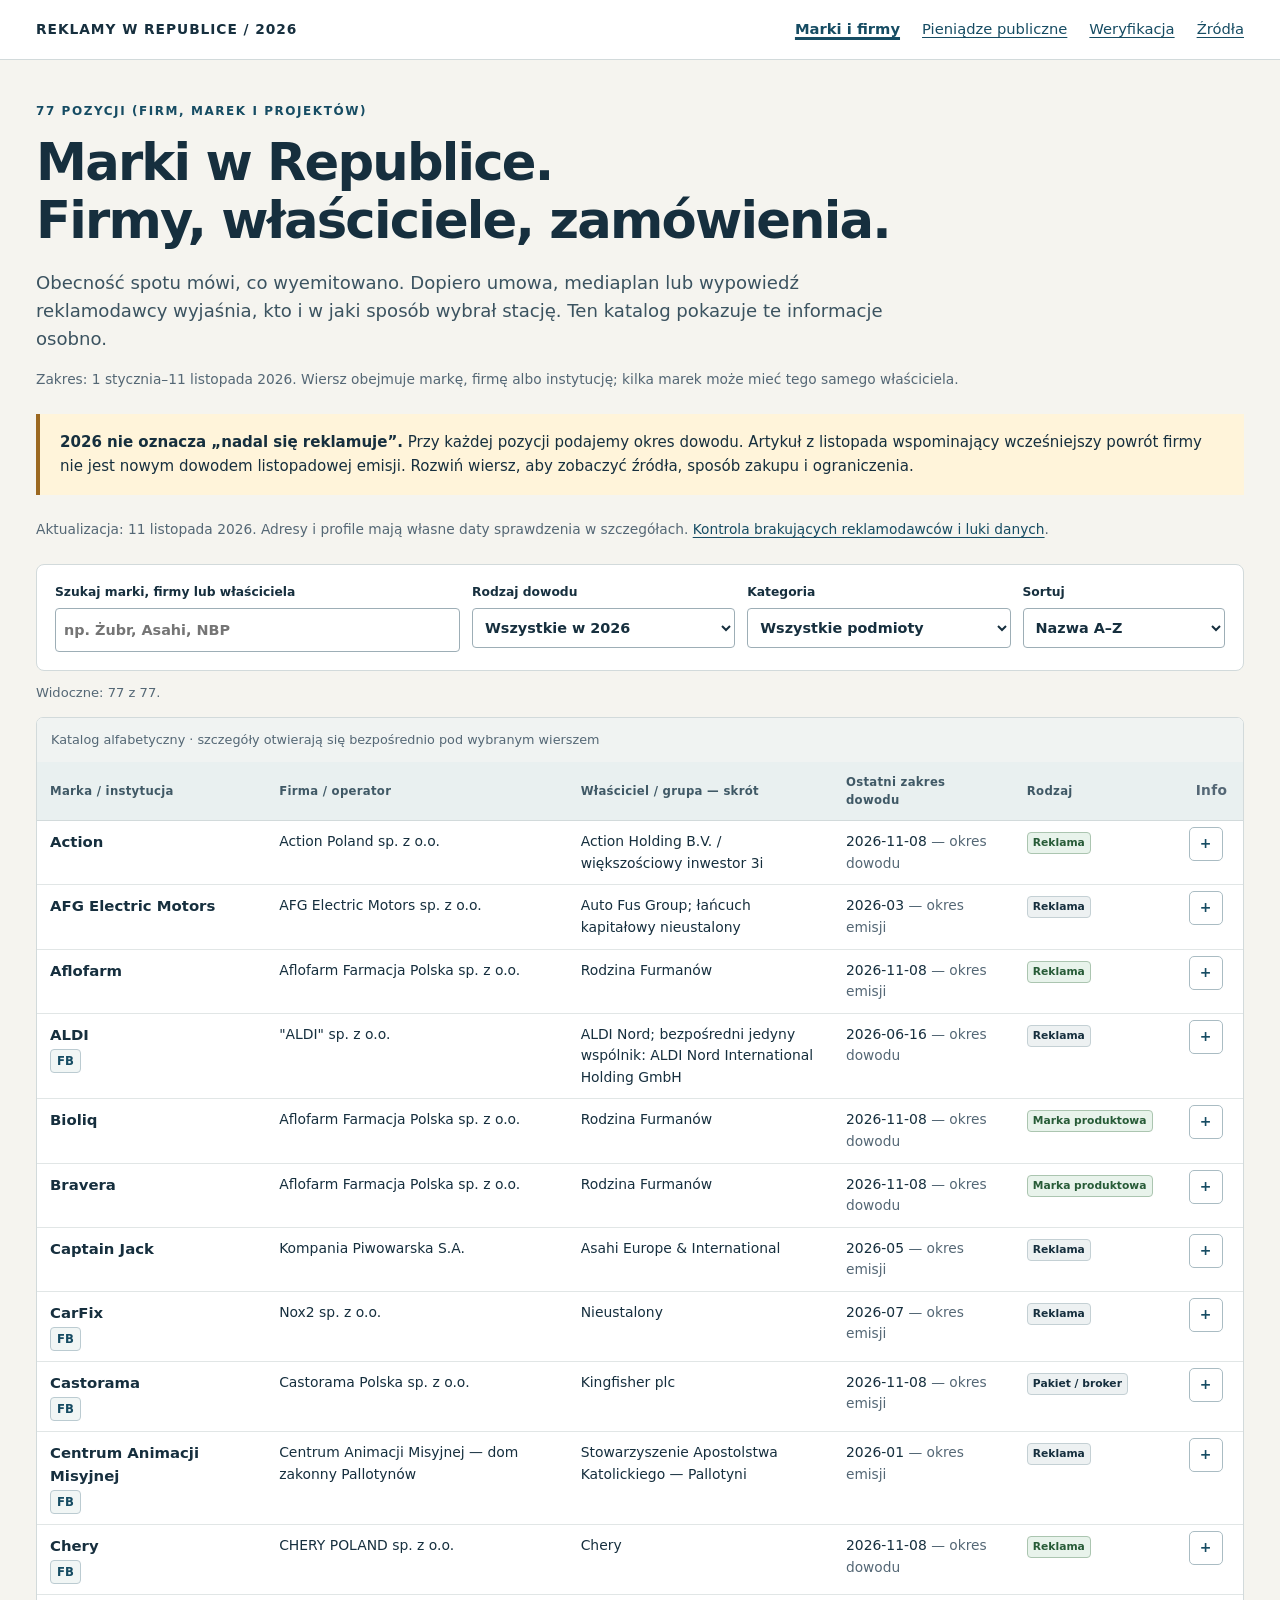
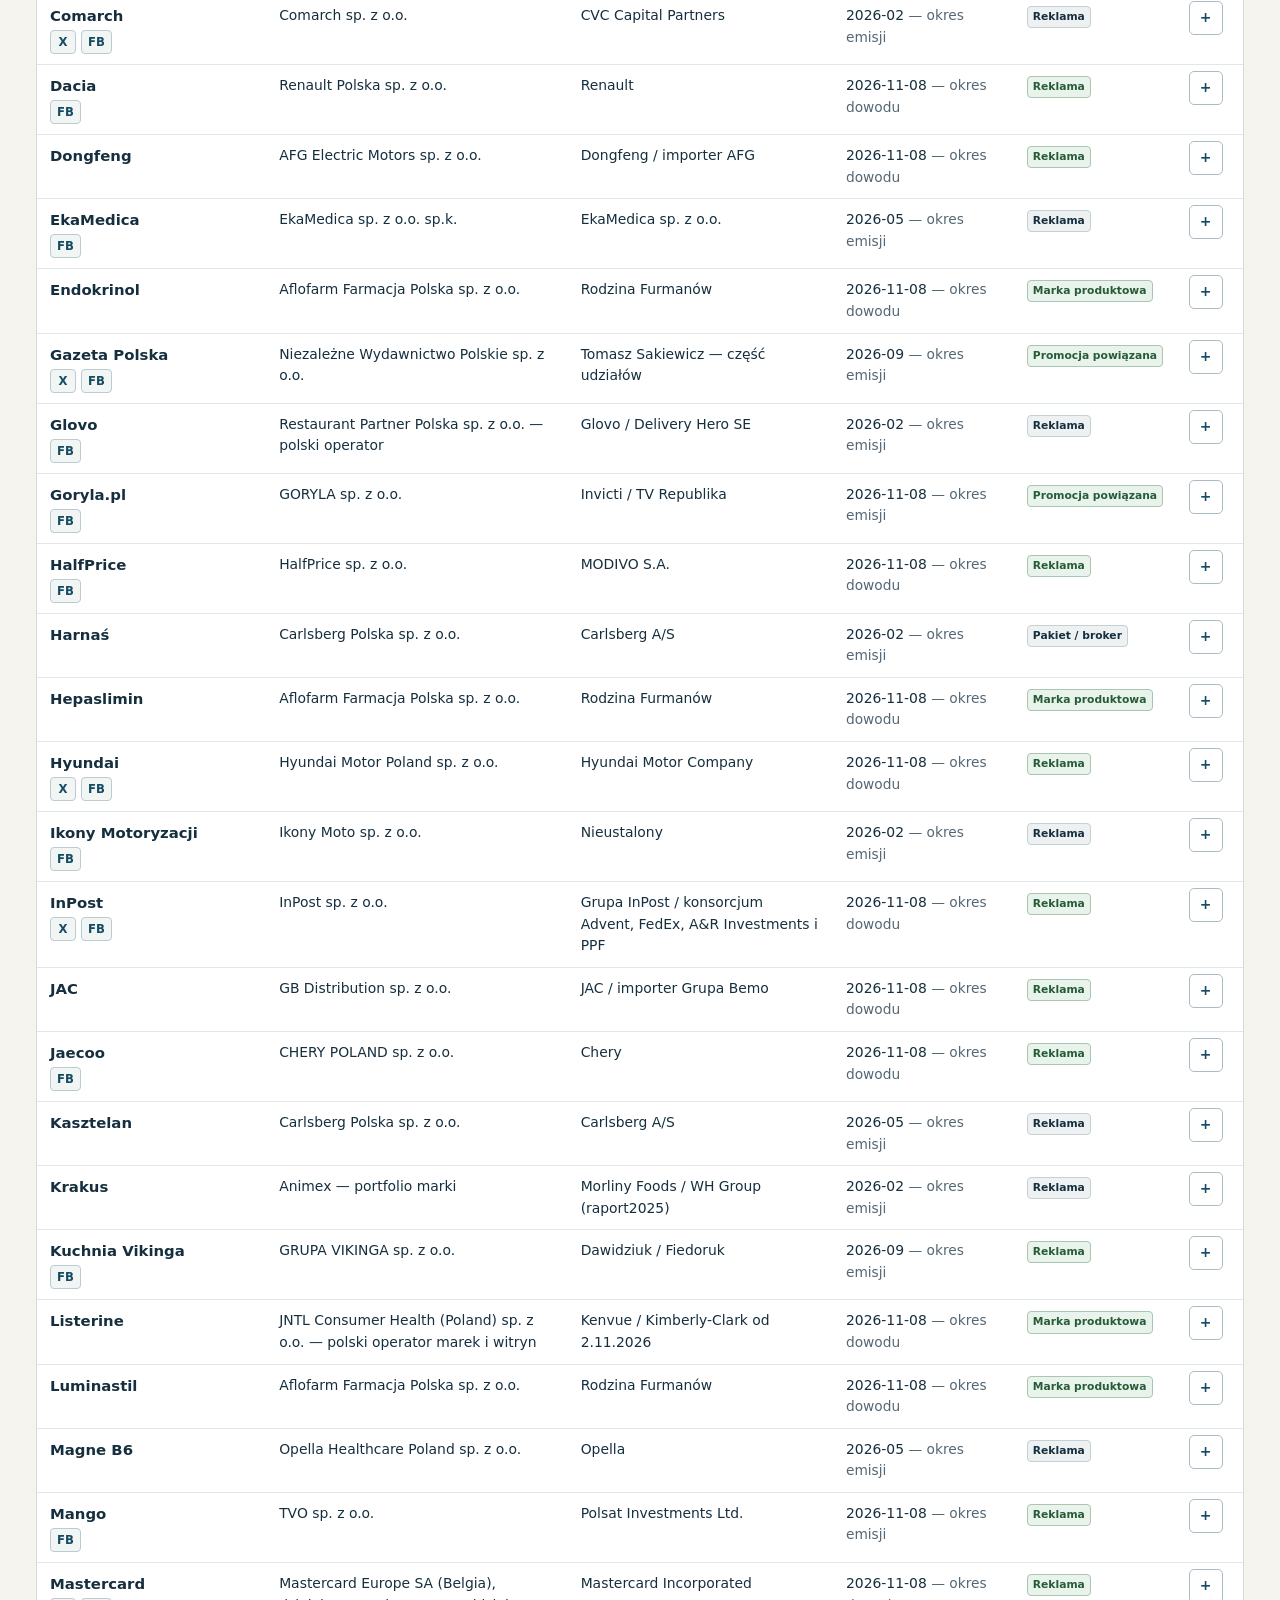
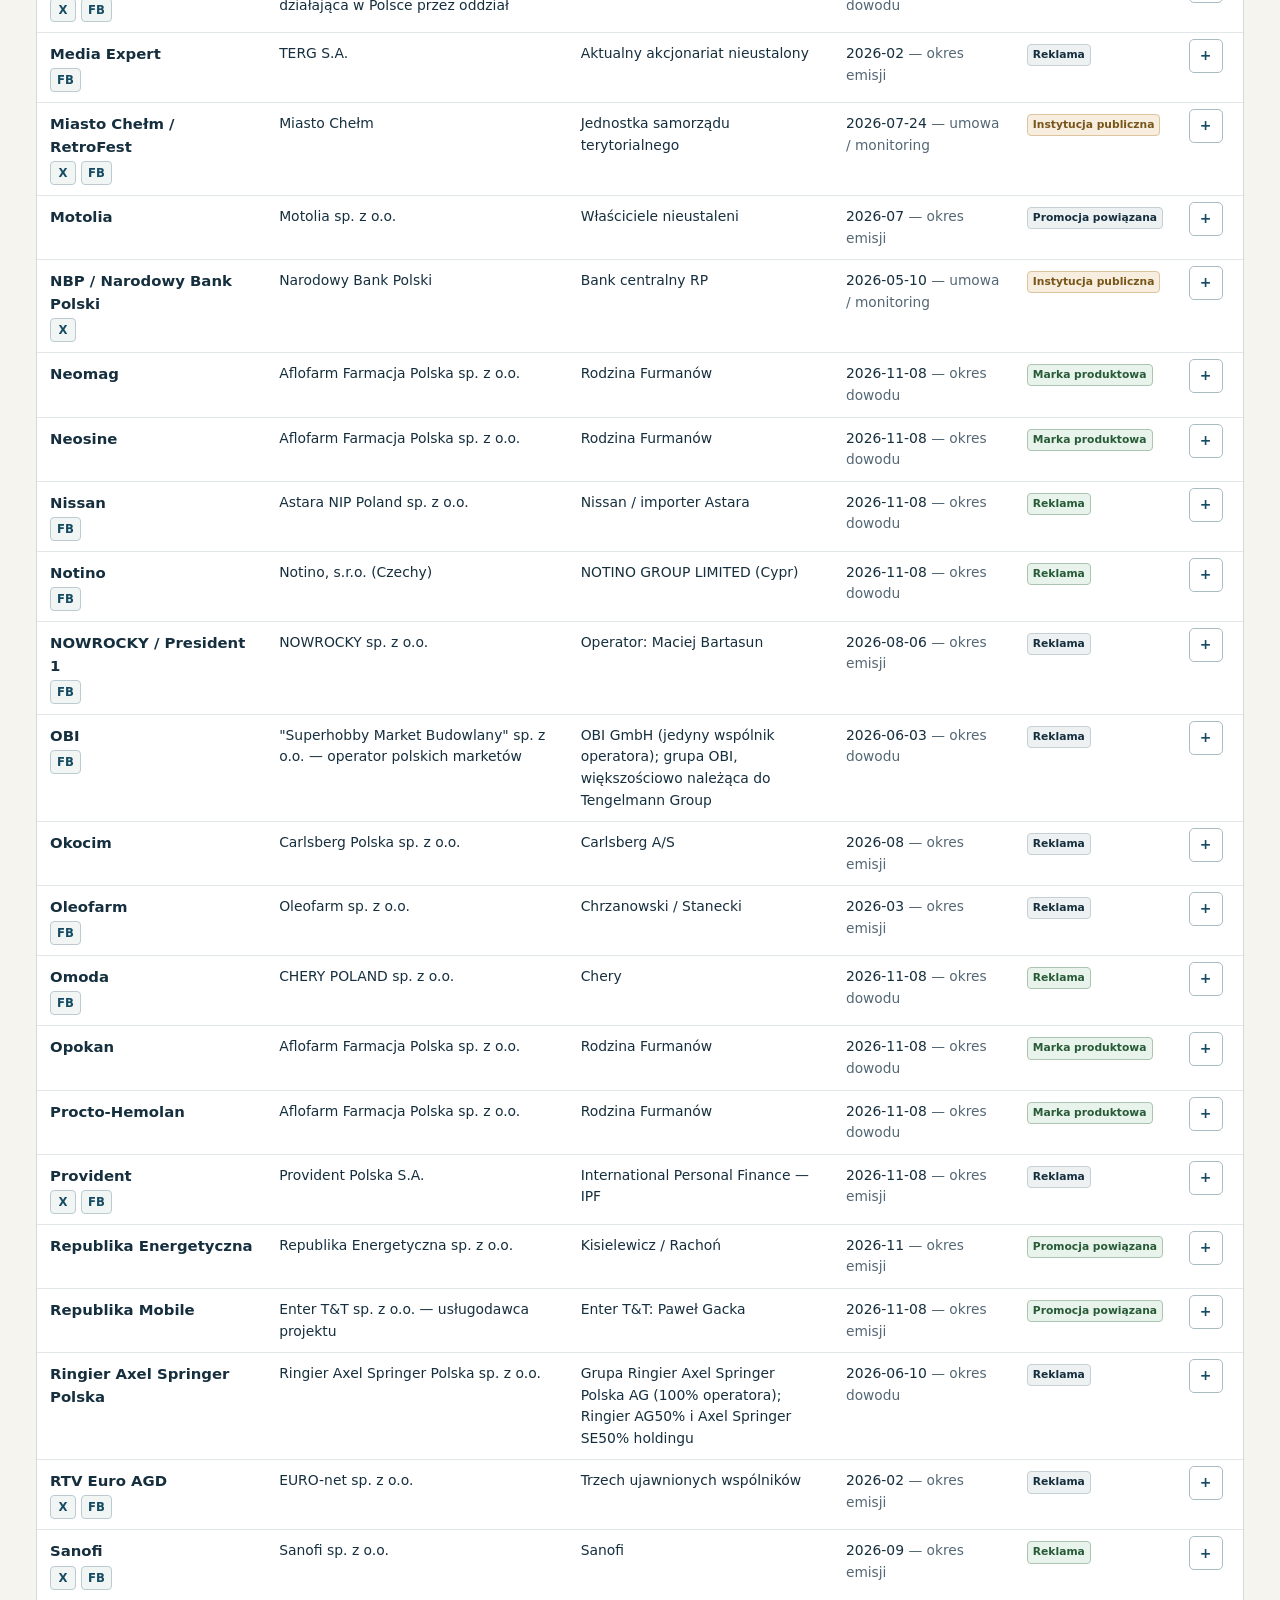
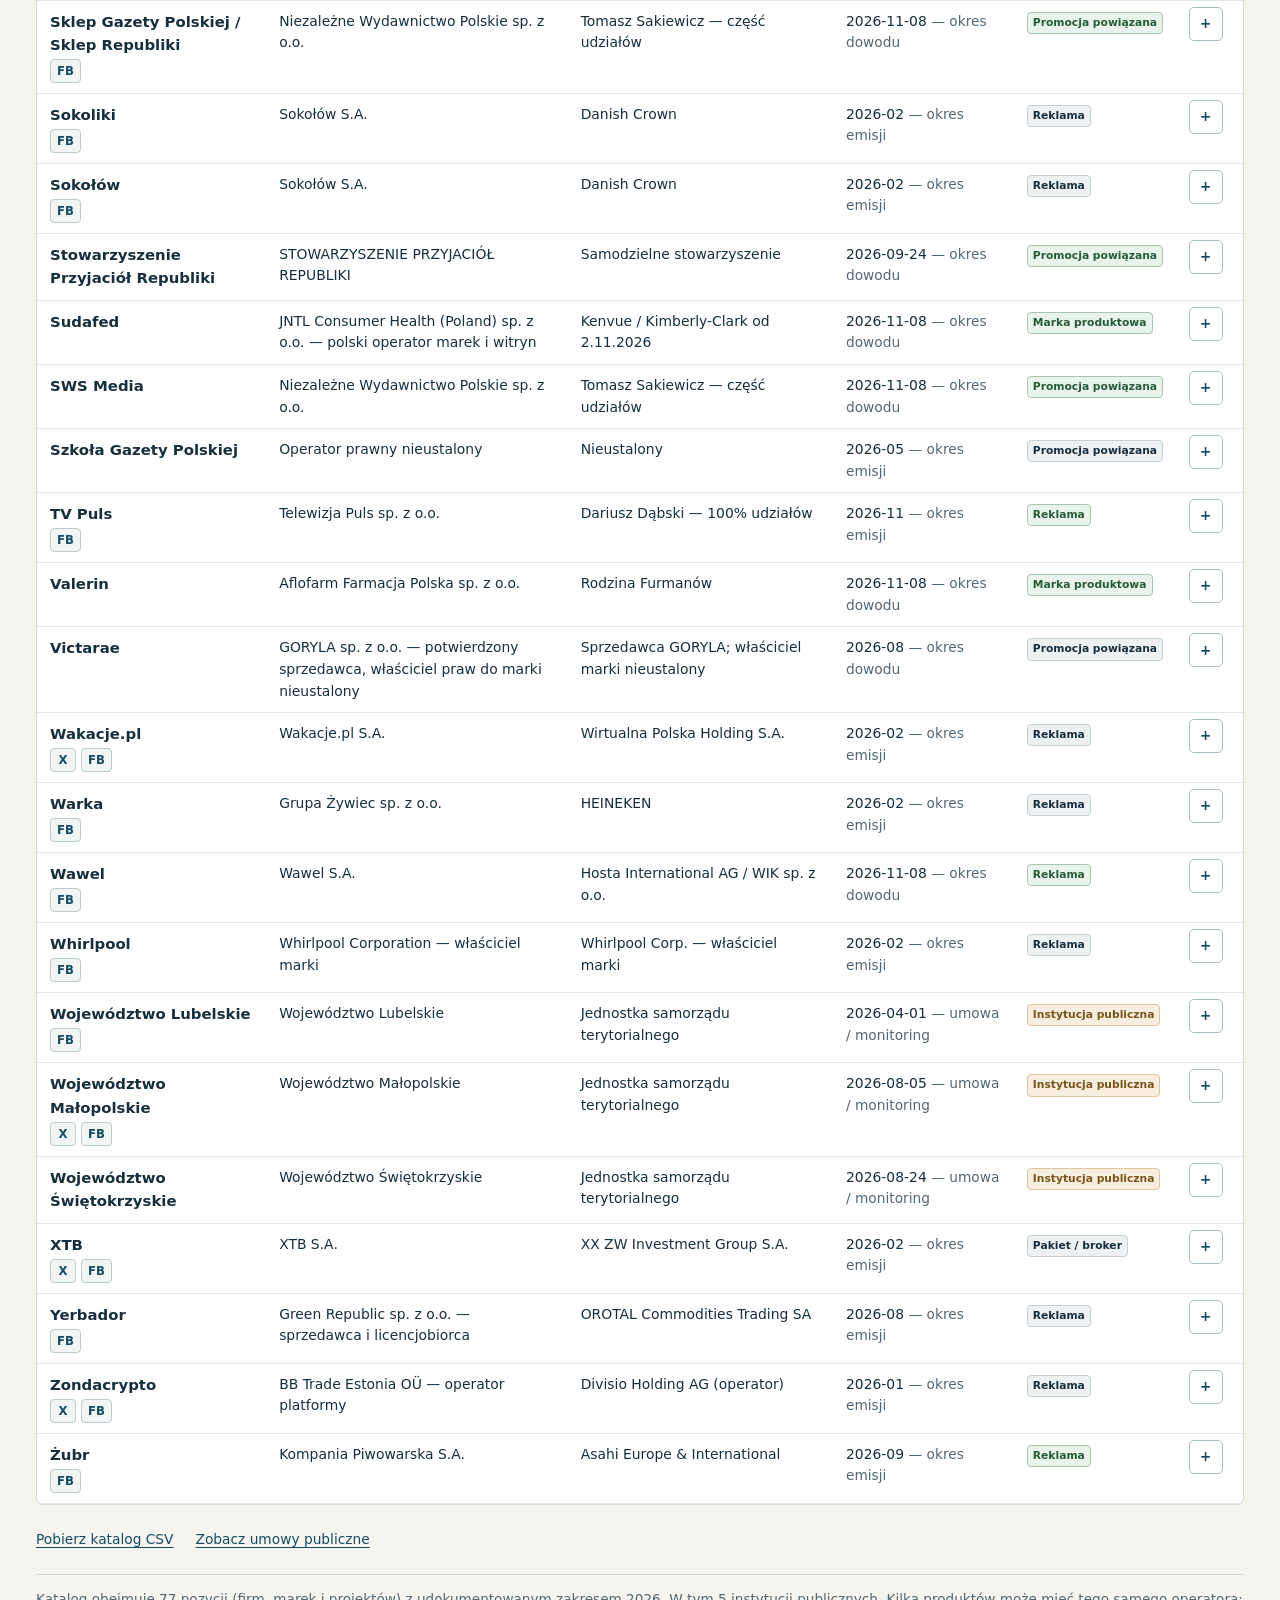
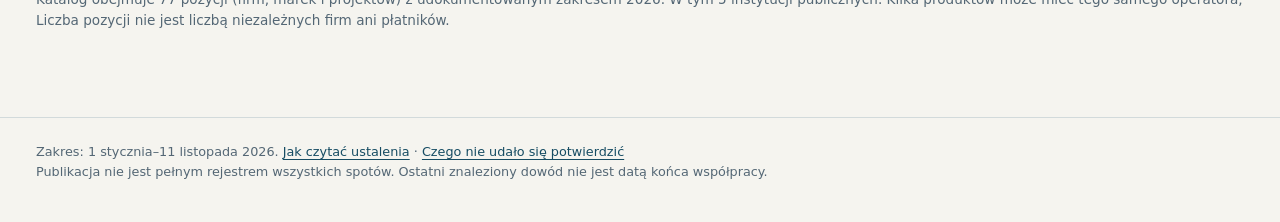
<file: tv-republika-2026/index.html>
<!doctype html><html lang="pl"><head><meta charset="utf-8"><meta name="viewport" content="width=device-width,initial-scale=1"><title>Marki i firmy | Reklamy w Republice 2026</title><meta name="description" content="Marki, firmy, sposób zakupu reklamy i instytucje publiczne. Ustalenia dotyczące 2026, ze źródłami i ograniczeniami weryfikacji."><link rel="icon" href="assets/favicon.svg"><link rel="stylesheet" href="assets/site.css"><script src="assets/app.js" defer></script></head><body><a href="#main" class="skip">Przejdź do treści</a><header class="site"><div><a class="wordmark" href="index.html">REKLAMY W REPUBLICE / 2026</a><nav aria-label="Główna nawigacja"><a href="index.html" aria-current="page">Marki i firmy</a><a href="pieniadze-publiczne.html">Pieniądze publiczne</a><a href="weryfikacja.html">Weryfikacja</a><a href="zrodla.html">Źródła</a></nav></div></header><main id="main"><p class="eyebrow">77 pozycji (firm, marek i projektów)</p><h1>Marki w Republice.<br>Firmy, właściciele, zamówienia.</h1><p class="lead">Obecność spotu mówi, co wyemitowano. Dopiero umowa, mediaplan lub wypowiedź reklamodawcy wyjaśnia, kto i w jaki sposób wybrał stację. Ten katalog pokazuje te informacje osobno.</p><p class="fine">Zakres: 1 stycznia–11 listopada 2026. Wiersz obejmuje markę, firmę albo instytucję; kilka marek może mieć tego samego właściciela.</p><div class="notice"><b>2026 nie oznacza „nadal się reklamuje”.</b> Przy każdej pozycji podajemy okres dowodu. Artykuł z listopada wspominający wcześniejszy powrót firmy nie jest nowym dowodem listopadowej emisji. Rozwiń wiersz, aby zobaczyć źródła, sposób zakupu i ograniczenia.</div><p class="fine contact-update">Aktualizacja: 11 listopada 2026. Adresy i profile mają własne daty sprawdzenia w szczegółach. <a href="kontrola-kompletnosci.html">Kontrola brakujących reklamodawców i luki danych</a>.</p><section data-browser aria-label="Katalog marek i instytucji"><div class="toolbar"><label class="search-control">Szukaj marki, firmy lub właściciela<input type="search" id="brand-search" data-search placeholder="np. Żubr, Asahi, NBP" autocomplete="off"></label><label>Rodzaj dowodu<select data-proof id="proof-filter"><option value="">Wszystkie w 2026</option><option value="emission">Potwierdzona emisja / promocja</option><option value="contract2026">Umowa zawarta w 2026</option><option value="continued">Starsza umowa realizowana w 2026</option><option value="future">Tylko przyszła realizacja</option></select></label><label>Kategoria<select data-category id="category-filter"><option value="">Wszystkie podmioty</option><option value="public">Instytucja publiczna</option><option value="package">Zakup pakietowy / brokerski</option><option value="related">Promocja powiązana</option></select></label><label class="sort-control">Sortuj<select data-sort id="brand-sort"><option value="brand">Nazwa A–Z</option><option value="operator">Firma / instytucja A–Z</option><option value="latest">Okres dowodu: najnowsze</option></select></label></div><p class="count" data-count aria-live="polite"></p><div class="table-frame"><table class="data-table"><caption>Katalog alfabetyczny · szczegóły otwierają się bezpośrednio pod wybranym wierszem</caption><colgroup><col class="brand-col"><col class="operator-col"><col class="owner-col desktop"><col class="date-col desktop"><col class="type-col desktop"><col class="toggle-col"></colgroup><thead><tr><th scope="col">Marka / instytucja</th><th scope="col">Firma / operator</th><th scope="col" class="desktop">Właściciel / grupa — skrót</th><th scope="col" class="desktop">Ostatni zakres dowodu</th><th scope="col" class="desktop">Rodzaj</th><th scope="col"><span class="fine">Info</span></th></tr></thead><tbody data-entry="R028" data-brand="AFG Electric Motors" data-operator="AFG Electric Motors sp. z o.o." data-latest="2026-03" data-proof="emission" data-category="commercial" id="R028"><tr class="summary-row"><td><strong>AFG Electric Motors</strong><span class="mobile-meta">Emisja / promocja 2026</span></td><td>AFG Electric Motors sp. z o.o.</td><td class="desktop">Auto Fus Group; łańcuch kapitałowy nieustalony</td><td class="desktop">2026-03<span class="muted"> — okres emisji</span></td><td class="desktop"><span class="badge ">Reklama</span></td><td class="toggle-col"><button class="toggle" type="button" aria-expanded="false" aria-controls="detail-R028" aria-label="Szczegóły: AFG Electric Motors">+</button></td></tr><tr class="detail-row" id="detail-R028"><td colspan="6"><div class="detail-inner"><h3>AFG Electric Motors</h3><dl><dt>Co i kiedy potwierdzono</dt><dd>marzec 2026. Rodzaj: spot; sponsoring niewyodrębniony w źródle<span class="refs"><a href="zrodla.html#S07" title="Press / Nielsen: marzec 2026">S07 ↗</a></span></dd><dt>Data publikacji źródła</dt><dd>2026-04-16; jest odrębna od daty emisji / umowy.<span class="refs"></span></dd><dt>Firma / operator</dt><dd>AFG Electric Motors sp. z o.o.<span class="refs"><a href="zrodla.html#OP18" title="Dongfeng Motor Polska — polityka prywatności">OP18 ↗</a> <a href="zrodla.html#OP19" title="Dongfeng Garwolin — opis współpracy z Auto Fus Group">OP19 ↗</a></span></dd><dt>Własność i role</dt><dd>Powiązanie handlowe: Auto Fus Group; łańcuch kapitałowy nieustalony<span class="refs"><a href="zrodla.html#OP18" title="Dongfeng Motor Polska — polityka prywatności">OP18 ↗</a> <a href="zrodla.html#OP19" title="Dongfeng Garwolin — opis współpracy z Auto Fus Group">OP19 ↗</a></span></dd><dt>Granice ustalenia własności</dt><dd>Oficjalna polityka serwisu identyfikuje importera. Producent Dongfeng nie staje się przez to wykazanym właścicielem AFG ani płatnikiem reklamy.<span class="refs"></span></dd><dt>Wybór stacji</dt><dd>Nieustalone, kto wybrał stację<span class="refs"></span></dd><dt>Droga zakupu</dt><dd>Nieustalony sposób zakupu tej emisji<span class="refs"></span></dd><dt>Dom mediowy / obsługa</dt><dd>Nieustalona dla konkretnej emisji<span class="refs"></span></dd><dt>Płatnik / kontrahent</dt><dd>Nieustalony na podstawie umowy lub faktury<span class="refs"></span></dd><dt>Co pozostaje nieustalone</dt><dd>Źródła potwierdzają obecność reklamową, lecz nie ujawniają instrukcji wyboru stacji ani umowy.<span class="refs"></span></dd><dt>Płatności za 2026</dt><dd>Nie ustalono płatności przypisanej do usług i dat przelewów roku 2026; nie oznacza zera.<span class="refs"></span></dd><dt>Ostatnie 90 dni</dt><dd>WCZEŚNIEJSZY. Nie jest to potwierdzenie końca współpracy.<span class="refs"></span></dd></dl><section class="official-contacts" aria-labelledby="contacts-R028"><h4 id="contacts-R028">Adres i profile oficjalne</h4><dl><dt>Siedziba prawna operatora</dt><dd><strong>AFG ELECTRIC MOTORS SPÓŁKA Z OGRANICZONĄ ODPOWIEDZIALNOŚCIĄ</strong><br>ul. Ostrobramska 73, 04-175 Warszawa, Polska<span class="refs"><a href="zrodla.html#CT001" title="Ministerstwo Sprawiedliwości — odpis aktualny KRS 0001083458">Źródło CT001 ↗</a> · sprawdzono 9 listopada 2026</span><p class="fine">Odczytano bezpośrednio publiczne API KRS; Dział 1, siedziba i adres podmiotu.</p></dd></dl></section></div></td></tr></tbody><tbody data-entry="R007" data-brand="Aflofarm" data-operator="Aflofarm Farmacja Polska sp. z o.o." data-latest="2026-11-08" data-proof="emission" data-category="commercial" id="R007"><tr class="summary-row"><td><strong>Aflofarm</strong><span class="mobile-meta">Emisja / promocja 2026</span></td><td>Aflofarm Farmacja Polska sp. z o.o.</td><td class="desktop">Rodzina Furmanów</td><td class="desktop">2026-11-08<span class="muted"> — okres emisji</span></td><td class="desktop"><span class="badge recent">Reklama</span></td><td class="toggle-col"><button class="toggle" type="button" aria-expanded="false" aria-controls="detail-R007" aria-label="Szczegóły: Aflofarm">+</button></td></tr><tr class="detail-row" id="detail-R007"><td colspan="6"><div class="detail-inner"><h3>Aflofarm</h3><dl><dt>Co i kiedy potwierdzono</dt><dd>7–8 listopada 2026; wcześniejsze okresy zachowano w danych. Rodzaj: spot; sponsoring niewyodrębniony w źródle<span class="refs"><a href="zrodla.html#S02" title="Press / Nielsen: wrzesień 2026">S02 ↗</a> <a href="zrodla.html#S03" title="Press / Nielsen: sierpień 2026">S03 ↗</a> <a href="zrodla.html#S04" title="Press / Nielsen: lipiec 2026">S04 ↗</a> <a href="zrodla.html#NC01" title="Kto reklamował się w Republice w weekend? 113 spotów od 50 marek">NC01 ↗</a></span></dd><dt>Data publikacji źródła</dt><dd>2026-11-10; jest odrębna od daty emisji / umowy.</dd><dt>Firma / operator</dt><dd>Aflofarm Farmacja Polska sp. z o.o.<span class="refs"><a href="zrodla.html#OC18" title="Aflofarm — Zarząd i rodzina założycieli">OC18 ↗</a> <a href="zrodla.html#OC19" title="Aflofarm — Sukces, który tworzą pokolenia">OC19 ↗</a></span></dd><dt>Własność i role</dt><dd>Biznes rodzinny: Rodzina Furmanów<span class="refs"><a href="zrodla.html#OC18" title="Aflofarm — Zarząd i rodzina założycieli">OC18 ↗</a> <a href="zrodla.html#OC19" title="Aflofarm — Sukces, który tworzą pokolenia">OC19 ↗</a></span></dd><dt>Granice ustalenia własności</dt><dd>Własna strona opisuje przekazanie firmy Jackowi, Wojciechowi i Tomaszowi Furmanom. Nie publikuje aktualnych procentów udziałów. Monitoring wymienia firmę, bez pełnej listy produktów.<span class="refs"></span></dd><dt>Wybór stacji</dt><dd>Nieustalone, kto wybrał stację<span class="refs"></span></dd><dt>Droga zakupu</dt><dd>Nieustalony sposób zakupu tej emisji<span class="refs"></span></dd><dt>Dom mediowy / obsługa</dt><dd>Nieustalona dla konkretnej emisji<span class="refs"></span></dd><dt>Płatnik / kontrahent</dt><dd>Nieustalony na podstawie umowy lub faktury<span class="refs"></span></dd><dt>Co pozostaje nieustalone</dt><dd>Źródła potwierdzają obecność reklamową, lecz nie ujawniają instrukcji wyboru stacji ani umowy. W weekend 7–8 listopada Aflofarm promował dziesięć nazw produktów. Podane 12 spotów dotyczy całej firmy, bez podziału na produkty.</dd><dt>Płatności za 2026</dt><dd>Nie ustalono płatności przypisanej do usług i dat przelewów roku 2026; nie oznacza zera.<span class="refs"></span></dd><dt>Ostatnie 90 dni</dt><dd>AKTUALNY — dowód z ostatnich 90 dni. Nie jest to potwierdzenie końca współpracy.</dd></dl><section class="official-contacts" aria-labelledby="contacts-R007"><h4 id="contacts-R007">Adres i profile oficjalne</h4><dl><dt>Siedziba prawna operatora</dt><dd><strong>Aflofarm Farmacja Polska sp. z o.o.</strong><br>ul. Partyzancka 133/151, 95-200 Pabianice, Polska<span class="refs"><a href="zrodla.html#CT002" title="Skontaktuj się z nami — Aflofarm">Źródło CT002 ↗</a> · sprawdzono 9 listopada 2026</span><p class="fine">Oficjalna strona firmy wprost oznacza adres jako siedzibę; administrator danych w tej samej treści ma tę samą siedzibę.</p></dd></dl></section></div></td></tr></tbody><tbody data-entry="R039" data-brand="Captain Jack" data-operator="Kompania Piwowarska S.A." data-latest="2026-05" data-proof="emission" data-category="commercial" id="R039"><tr class="summary-row"><td><strong>Captain Jack</strong><span class="mobile-meta">Emisja / promocja 2026</span></td><td>Kompania Piwowarska S.A.</td><td class="desktop">Asahi Europe &amp; International</td><td class="desktop">2026-05<span class="muted"> — okres emisji</span></td><td class="desktop"><span class="badge ">Reklama</span></td><td class="toggle-col"><button class="toggle" type="button" aria-expanded="false" aria-controls="detail-R039" aria-label="Szczegóły: Captain Jack">+</button></td></tr><tr class="detail-row" id="detail-R039"><td colspan="6"><div class="detail-inner"><h3>Captain Jack</h3><dl><dt>Co i kiedy potwierdzono</dt><dd>maj / 1–9 czerwca 2026 — przedział w artykule niejednoznaczny. Rodzaj: spot; sponsoring niewyodrębniony w źródle<span class="refs"><a href="zrodla.html#S11" title="Wirtualne Media / Nielsen: liczby spotów marek Republiki">S11 ↗</a></span></dd><dt>Data publikacji źródła</dt><dd>2026-06-12; jest odrębna od daty emisji / umowy.<span class="refs"></span></dd><dt>Firma / operator</dt><dd>Kompania Piwowarska S.A.<span class="refs"><a href="zrodla.html#OC20" title="Kompania Piwowarska — Nasze piwa">OC20 ↗</a> <a href="zrodla.html#OC21" title="Asahi Europe &amp; International — Our brands">OC21 ↗</a> <a href="zrodla.html#OC22" title="Asahi Group Holdings — consolidated subsidiary Kompania Piwowarska">OC22 ↗</a> <a href="zrodla.html#OC23" title="Asahi Europe &amp; International — About us">OC23 ↗</a></span></dd><dt>Własność i role</dt><dd>Grupa operacyjna: Asahi Europe &amp; International; Grupa nadrzędna: Asahi Group Holdings, Ltd.<span class="refs"><a href="zrodla.html#OC20" title="Kompania Piwowarska — Nasze piwa">OC20 ↗</a> <a href="zrodla.html#OC21" title="Asahi Europe &amp; International — Our brands">OC21 ↗</a> <a href="zrodla.html#OC22" title="Asahi Group Holdings — consolidated subsidiary Kompania Piwowarska">OC22 ↗</a> <a href="zrodla.html#OC23" title="Asahi Europe &amp; International — About us">OC23 ↗</a></span></dd><dt>Granice ustalenia własności</dt><dd>Obie marki należą do portfolio Kompanii Piwowarskiej. Reklama Żubra nie dowodzi emisji reklam wszystkich innych marek grupy.<span class="refs"></span></dd><dt>Wybór stacji</dt><dd>Nieustalone, kto wybrał stację<span class="refs"></span></dd><dt>Droga zakupu</dt><dd>Nieustalony sposób zakupu tej emisji<span class="refs"></span></dd><dt>Dom mediowy / obsługa</dt><dd>Nieustalona dla konkretnej emisji<span class="refs"></span></dd><dt>Płatnik / kontrahent</dt><dd>Nieustalony na podstawie umowy lub faktury<span class="refs"></span></dd><dt>Co pozostaje nieustalone</dt><dd>Źródła potwierdzają obecność reklamową, lecz nie ujawniają instrukcji wyboru stacji ani umowy.<span class="refs"></span></dd><dt>Płatności za 2026</dt><dd>Nie ustalono płatności przypisanej do usług i dat przelewów roku 2026; nie oznacza zera.<span class="refs"></span></dd><dt>Ostatnie 90 dni</dt><dd>WCZEŚNIEJSZY. Nie jest to potwierdzenie końca współpracy.<span class="refs"></span></dd></dl><section class="official-contacts" aria-labelledby="contacts-R039"><h4 id="contacts-R039">Adres i profile oficjalne</h4><dl><dt>Siedziba prawna operatora</dt><dd><strong>KOMPANIA PIWOWARSKA SPÓŁKA AKCYJNA</strong><br>ul. Emilii Plater 53, 00-113 Warszawa, Polska<span class="refs"><a href="zrodla.html#CT003" title="Ministerstwo Sprawiedliwości — odpis aktualny KRS 0000086269">Źródło CT003 ↗</a> · sprawdzono 9 listopada 2026</span><p class="fine">Odczytano bezpośrednio publiczne API KRS; Dział 1, siedziba i adres podmiotu. Aktualna siedziba jest w Warszawie. Poznań, ul. Szwajcarska 11, występuje w starszych dokumentach i jako adres korespondencyjny; nie zastępuje aktualnego adresu rejestrowego.</p></dd></dl></section></div></td></tr></tbody><tbody data-entry="R022" data-brand="CarFix" data-operator="Nox2 sp. z o.o." data-latest="2026-07" data-proof="emission" data-category="commercial" id="R022"><tr class="summary-row"><td><strong>CarFix</strong><span class="brand-social" role="group" aria-label="Oficjalne profile — CarFix"><a class="brand-social-link" data-platform="facebook" href="https://www.facebook.com/carfix.ac.eu/" target="_blank" rel="noopener noreferrer" aria-label="Facebook — CarFix; profil marki. Otwiera się w nowej karcie." title="Facebook — CarFix; profil marki. Otwiera się w nowej karcie.">FB</a></span><span class="mobile-meta">Emisja / promocja 2026</span></td><td>Nox2 sp. z o.o.</td><td class="desktop">Nieustalony</td><td class="desktop">2026-07<span class="muted"> — okres emisji</span></td><td class="desktop"><span class="badge ">Reklama</span></td><td class="toggle-col"><button class="toggle" type="button" aria-expanded="false" aria-controls="detail-R022" aria-label="Szczegóły: CarFix">+</button></td></tr><tr class="detail-row" id="detail-R022"><td colspan="6"><div class="detail-inner"><h3>CarFix</h3><dl><dt>Co i kiedy potwierdzono</dt><dd>lipiec 2026. Rodzaj: spot; sponsoring niewyodrębniony w źródle<span class="refs"><a href="zrodla.html#S04" title="Press / Nielsen: lipiec 2026">S04 ↗</a></span></dd><dt>Data publikacji źródła</dt><dd>2026-08-10; jest odrębna od daty emisji / umowy.<span class="refs"></span></dd><dt>Firma / operator</dt><dd>Nox2 sp. z o.o.<span class="refs"><a href="zrodla.html#OP07" title="CarFix — regulamin sklepu">OP07 ↗</a></span></dd><dt>Własność i role</dt><dd>Właściciel nadrzędny: Nieustalony<span class="refs"><a href="zrodla.html#OP07" title="CarFix — regulamin sklepu">OP07 ↗</a></span></dd><dt>Granice ustalenia własności</dt><dd>Regulamin CarFix potwierdza operatora. Aktualnych wspólników i płatnika kampanii nie ustalono.<span class="refs"></span></dd><dt>Wybór stacji</dt><dd>Nieustalone, kto wybrał stację<span class="refs"></span></dd><dt>Droga zakupu</dt><dd>Nieustalony sposób zakupu tej emisji<span class="refs"></span></dd><dt>Dom mediowy / obsługa</dt><dd>Nieustalona dla konkretnej emisji<span class="refs"></span></dd><dt>Płatnik / kontrahent</dt><dd>Nieustalony na podstawie umowy lub faktury<span class="refs"></span></dd><dt>Co pozostaje nieustalone</dt><dd>Źródła potwierdzają obecność reklamową, lecz nie ujawniają instrukcji wyboru stacji ani umowy.<span class="refs"></span></dd><dt>Płatności za 2026</dt><dd>Nie ustalono płatności przypisanej do usług i dat przelewów roku 2026; nie oznacza zera.<span class="refs"></span></dd><dt>Ostatnie 90 dni</dt><dd>WCZEŚNIEJSZY. Nie jest to potwierdzenie końca współpracy.<span class="refs"></span></dd></dl><section class="official-contacts" aria-labelledby="contacts-R022"><h4 id="contacts-R022">Adres i profile oficjalne</h4><dl><dt>Siedziba prawna operatora</dt><dd><strong>NOX2 SPÓŁKA Z OGRANICZONĄ ODPOWIEDZIALNOŚCIĄ</strong><br>ul. Sarmacka 5G, 02-972 Warszawa, Polska<span class="refs"><a href="zrodla.html#CT005" title="Ministerstwo Sprawiedliwości — odpis aktualny KRS 0001126653">Źródło CT005 ↗</a> · sprawdzono 9 listopada 2026</span><p class="fine">Odczytano bezpośrednio publiczne API KRS; Dział 1, siedziba i adres podmiotu. KRS wskazuje kod 02-972; regulamin CarFix podaje 00-972. Rozstrzygnięto według aktualnego odpisu, bez kopiowania błędnego kodu z regulaminu.</p></dd><dt>Facebook</dt><dd><a href="https://www.facebook.com/carfix.ac.eu/" target="_blank" rel="noopener noreferrer">CarFix</a><br><span class="fine">marka</span><span class="refs"><a href="zrodla.html#CT006" title="CarFix — oficjalna strona">Źródło CT006 ↗</a> · sprawdzono 9 listopada 2026</span></dd></dl></section></div></td></tr></tbody><tbody data-entry="R003" data-brand="Castorama" data-operator="Castorama Polska sp. z o.o." data-latest="2026-11-08" data-proof="emission" data-category="commercial package" id="R003"><tr class="summary-row"><td><strong>Castorama</strong><span class="brand-social" role="group" aria-label="Oficjalne profile — Castorama"><a class="brand-social-link" data-platform="facebook" href="https://www.facebook.com/CastoramaPolska" target="_blank" rel="noopener noreferrer" aria-label="Facebook — Castorama Polska; profil marki. Otwiera się w nowej karcie." title="Facebook — Castorama Polska; profil marki. Otwiera się w nowej karcie.">FB</a></span><span class="mobile-meta">Emisja / promocja 2026</span></td><td>Castorama Polska sp. z o.o.</td><td class="desktop">Kingfisher plc</td><td class="desktop">2026-11-08<span class="muted"> — okres emisji</span></td><td class="desktop"><span class="badge ">Pakiet / broker</span></td><td class="toggle-col"><button class="toggle" type="button" aria-expanded="false" aria-controls="detail-R003" aria-label="Szczegóły: Castorama">+</button></td></tr><tr class="detail-row" id="detail-R003"><td colspan="6"><div class="detail-inner"><h3>Castorama</h3><dl><dt>Co i kiedy potwierdzono</dt><dd>7–8 listopada 2026; wcześniejsze okresy zachowano w danych. Rodzaj: spot; sponsoring niewyodrębniony w źródle<span class="refs"><a href="zrodla.html#S10" title="Wirtualne Media: powroty reklamodawców i pakiety">S10 ↗</a> <a href="zrodla.html#NC01" title="Kto reklamował się w Republice w weekend? 113 spotów od 50 marek">NC01 ↗</a></span></dd><dt>Data publikacji źródła</dt><dd>2026-11-10; jest odrębna od daty emisji / umowy.</dd><dt>Firma / operator</dt><dd>Castorama Polska sp. z o.o.<span class="refs"><a href="zrodla.html#OC06" title="Poznaj nas — Castorama">OC06 ↗</a> <a href="zrodla.html#OC07" title="Castorama Polska sp. z o.o. oraz Rank Progress S.A.">OC07 ↗</a> <a href="zrodla.html#OC08" title="Kontakt — Castorama">OC08 ↗</a></span></dd><dt>Własność i role</dt><dd>Grupa kapitałowa: Kingfisher plc<span class="refs"><a href="zrodla.html#OC06" title="Poznaj nas — Castorama">OC06 ↗</a> <a href="zrodla.html#OC07" title="Castorama Polska sp. z o.o. oraz Rank Progress S.A.">OC07 ↗</a> <a href="zrodla.html#OC08" title="Kontakt — Castorama">OC08 ↗</a></span></dd><dt>Granice ustalenia własności</dt><dd>Potwierdzono operatora i grupę. Nie odtwarzano wszystkich pośrednich spółek holdingowych.<span class="refs"></span></dd><dt>Wybór stacji</dt><dd>Pakiet bez odrębnej decyzji o stacji — według firmy<span class="refs"><a href="zrodla.html#S10" title="Wirtualne Media: powroty reklamodawców i pakiety">S10 ↗</a></span></dd><dt>Droga zakupu</dt><dd>Pakiet Polsat Ogólny — kampania opisana w marcu 2026<span class="refs"></span></dd><dt>Dom mediowy / obsługa</dt><dd>Made In PR przekazała stanowisko marki; nie jest to dowód, że kupowała media<span class="refs"><a href="zrodla.html#S10" title="Wirtualne Media: powroty reklamodawców i pakiety">S10 ↗</a></span></dd><dt>Płatnik / kontrahent</dt><dd>Castorama jako reklamodawca; strona rozliczenia z brokerem nieujawniona<span class="refs"></span></dd><dt>Co pozostaje nieustalone</dt><dd>Marka tłumaczyła emisję składem pakietu, bez osobnej kampanii dedykowanej Republice.</dd><dt>Płatności za 2026</dt><dd>Nie ustalono płatności przypisanej do usług i dat przelewów roku 2026; nie oznacza zera.<span class="refs"></span></dd><dt>Ostatnie 90 dni</dt><dd>AKTUALNY — dowód z ostatnich 90 dni. Nie jest to potwierdzenie końca współpracy.</dd></dl><section class="official-contacts" aria-labelledby="contacts-R003"><h4 id="contacts-R003">Adres i profile oficjalne</h4><dl><dt>Siedziba prawna operatora</dt><dd><strong>CASTORAMA POLSKA SPÓŁKA Z OGRANICZONĄ ODPOWIEDZIALNOŚCIĄ</strong><br>ul. Krakowiaków 78, 02-255 Warszawa, Polska<span class="refs"><a href="zrodla.html#CT007" title="Ministerstwo Sprawiedliwości — odpis aktualny KRS 0000024785">Źródło CT007 ↗</a> · sprawdzono 9 listopada 2026</span><p class="fine">Odczytano bezpośrednio publiczne API KRS; Dział 1, siedziba i adres podmiotu.</p></dd><dt>Facebook</dt><dd><a href="https://www.facebook.com/CastoramaPolska" target="_blank" rel="noopener noreferrer">Castorama Polska</a><br><span class="fine">marka</span><span class="refs"><a href="zrodla.html#CT008" title="Regulamin konkursu Kwiaty za elektrograty — Castorama">Źródło CT008 ↗</a> · sprawdzono 9 listopada 2026</span></dd></dl></section></div></td></tr></tbody><tbody data-entry="R025" data-brand="Centrum Animacji Misyjnej" data-operator="Centrum Animacji Misyjnej — dom zakonny Pallotynów" data-latest="2026-01" data-proof="emission" data-category="commercial" id="R025"><tr class="summary-row"><td><strong>Centrum Animacji Misyjnej</strong><span class="brand-social" role="group" aria-label="Oficjalne profile — Centrum Animacji Misyjnej"><a class="brand-social-link" data-platform="facebook" href="https://www.facebook.com/CentrumAnimacjiMisyjnej" target="_blank" rel="noopener noreferrer" aria-label="Facebook — Centrum Animacji Misyjnej — Konstancin-Jeziorna; profil marki. Otwiera się w nowej karcie." title="Facebook — Centrum Animacji Misyjnej — Konstancin-Jeziorna; profil marki. Otwiera się w nowej karcie.">FB</a></span><span class="mobile-meta">Emisja / promocja 2026</span></td><td>Centrum Animacji Misyjnej — dom zakonny Pallotynów</td><td class="desktop">Stowarzyszenie Apostolstwa Katolickiego — Pallotyni</td><td class="desktop">2026-01<span class="muted"> — okres emisji</span></td><td class="desktop"><span class="badge ">Reklama</span></td><td class="toggle-col"><button class="toggle" type="button" aria-expanded="false" aria-controls="detail-R025" aria-label="Szczegóły: Centrum Animacji Misyjnej">+</button></td></tr><tr class="detail-row" id="detail-R025"><td colspan="6"><div class="detail-inner"><h3>Centrum Animacji Misyjnej</h3><dl><dt>Co i kiedy potwierdzono</dt><dd>styczeń 2026. Rodzaj: spot; sponsoring niewyodrębniony w źródle<span class="refs"><a href="zrodla.html#S05" title="Press / Nielsen: styczeń 2026">S05 ↗</a></span></dd><dt>Data publikacji źródła</dt><dd>2026-02-06; jest odrębna od daty emisji / umowy.<span class="refs"></span></dd><dt>Firma / operator</dt><dd>Centrum Animacji Misyjnej — dom zakonny Pallotynów<span class="refs"><a href="zrodla.html#K05" title="Centrum Animacji Misyjnej — Archidiecezja Warszawska">K05 ↗</a></span></dd><dt>Własność i role</dt><dd>Instytucja prowadząca: Stowarzyszenie Apostolstwa Katolickiego — Pallotyni<span class="refs"><a href="zrodla.html#K05" title="Centrum Animacji Misyjnej — Archidiecezja Warszawska">K05 ↗</a></span></dd><dt>Granice ustalenia własności</dt><dd>Instytucja zakonna, bez struktury udziałów spółki. Nie ustalono strony rozliczającej reklamę.<span class="refs"></span></dd><dt>Wybór stacji</dt><dd>Nieustalone, kto wybrał stację<span class="refs"></span></dd><dt>Droga zakupu</dt><dd>Nieustalony sposób zakupu tej emisji<span class="refs"></span></dd><dt>Dom mediowy / obsługa</dt><dd>Nieustalona dla konkretnej emisji<span class="refs"></span></dd><dt>Płatnik / kontrahent</dt><dd>Nieustalony na podstawie umowy lub faktury<span class="refs"></span></dd><dt>Co pozostaje nieustalone</dt><dd>Źródła potwierdzają obecność reklamową, lecz nie ujawniają instrukcji wyboru stacji ani umowy.<span class="refs"></span></dd><dt>Płatności za 2026</dt><dd>Nie ustalono płatności przypisanej do usług i dat przelewów roku 2026; nie oznacza zera.<span class="refs"></span></dd><dt>Ostatnie 90 dni</dt><dd>WCZEŚNIEJSZY. Nie jest to potwierdzenie końca współpracy.<span class="refs"></span></dd></dl><section class="official-contacts" aria-labelledby="contacts-R025"><h4 id="contacts-R025">Adres i profile oficjalne</h4><dl><dt>Facebook</dt><dd><a href="https://www.facebook.com/CentrumAnimacjiMisyjnej" target="_blank" rel="noopener noreferrer">Centrum Animacji Misyjnej — Konstancin-Jeziorna</a><br><span class="fine">marka</span><span class="refs"><a href="zrodla.html#CT009" title="Pallotyńskie Centrum Animacji Misyjnej — oficjalna strona">Źródło CT009 ↗</a> · sprawdzono 9 listopada 2026</span></dd></dl></section></div></td></tr></tbody><tbody data-entry="R032" data-brand="Comarch" data-operator="Comarch sp. z o.o." data-latest="2026-02" data-proof="emission" data-category="commercial" id="R032"><tr class="summary-row"><td><strong>Comarch</strong><span class="brand-social" role="group" aria-label="Oficjalne profile — Comarch"><a class="brand-social-link" data-platform="x" href="https://x.com/comarchgroup" target="_blank" rel="noopener noreferrer" aria-label="X — Comarch — profil globalny operatora; profil operatora lub instytucji. Otwiera się w nowej karcie." title="X — Comarch — profil globalny operatora; profil operatora lub instytucji. Otwiera się w nowej karcie.">X</a><a class="brand-social-link" data-platform="facebook" href="https://pl-pl.facebook.com/pages/Comarch-Poland/137434822955198" target="_blank" rel="noopener noreferrer" aria-label="Facebook — Comarch Polska — operator; profil operatora lub instytucji. Otwiera się w nowej karcie." title="Facebook — Comarch Polska — operator; profil operatora lub instytucji. Otwiera się w nowej karcie.">FB</a></span><span class="mobile-meta">Emisja / promocja 2026</span></td><td>Comarch sp. z o.o.</td><td class="desktop">CVC Capital Partners</td><td class="desktop">2026-02<span class="muted"> — okres emisji</span></td><td class="desktop"><span class="badge ">Reklama</span></td><td class="toggle-col"><button class="toggle" type="button" aria-expanded="false" aria-controls="detail-R032" aria-label="Szczegóły: Comarch">+</button></td></tr><tr class="detail-row" id="detail-R032"><td colspan="6"><div class="detail-inner"><h3>Comarch</h3><dl><dt>Co i kiedy potwierdzono</dt><dd>styczeń–luty 2026. Rodzaj: spot; sponsoring niewyodrębniony w źródle<span class="refs"><a href="zrodla.html#S10" title="Wirtualne Media: powroty reklamodawców i pakiety">S10 ↗</a></span></dd><dt>Data publikacji źródła</dt><dd>2026-03-11; jest odrębna od daty emisji / umowy.<span class="refs"></span></dd><dt>Firma / operator</dt><dd>Comarch sp. z o.o.<span class="refs"><a href="zrodla.html#OA02" title="Akcjonariusze | COMARCH">OA02 ↗</a> <a href="zrodla.html#OA03" title="Dane osobowe — Comarch">OA03 ↗</a> <a href="zrodla.html#OP25" title="Comarch — przełomowy moment w historii grupy">OP25 ↗</a> <a href="zrodla.html#OP26" title="Comarch — Raport Roczny 2025">OP26 ↗</a></span></dd><dt>Własność i role</dt><dd>Bieżąca przynależność portfelowa: CVC Capital Partners<span class="refs"><a href="zrodla.html#OA02" title="Akcjonariusze | COMARCH">OA02 ↗</a> <a href="zrodla.html#OA03" title="Dane osobowe — Comarch">OA03 ↗</a> <a href="zrodla.html#OP25" title="Comarch — przełomowy moment w historii grupy">OP25 ↗</a> <a href="zrodla.html#OP26" title="Comarch — Raport Roczny 2025">OP26 ↗</a></span></dd><dt>Granice ustalenia własności</dt><dd>Aktualna polityka firmy wskazuje Comarch sp. z o.o.; monitoring i starszy komunikat używają Comarch S.A. Daty przekształcenia oraz podmiotu płacącego za wcześniejszą emisję nie ustalono. Komunikat z 9 grudnia 2024 opisuje CVC/Chamonix oraz rodzinę Filipiak i Annę Prokop, lecz nie dowodzi pełnej struktury z listopada 2026.<span class="refs"></span></dd><dt>Wybór stacji</dt><dd>Nieustalone, kto wybrał stację<span class="refs"></span></dd><dt>Droga zakupu</dt><dd>Nieustalony sposób zakupu tej emisji<span class="refs"></span></dd><dt>Dom mediowy / obsługa</dt><dd>Nieustalona dla konkretnej emisji<span class="refs"></span></dd><dt>Płatnik / kontrahent</dt><dd>Nieustalony na podstawie umowy lub faktury<span class="refs"></span></dd><dt>Co pozostaje nieustalone</dt><dd>Źródła potwierdzają obecność reklamową, lecz nie ujawniają instrukcji wyboru stacji ani umowy.<span class="refs"></span></dd><dt>Płatności za 2026</dt><dd>Nie ustalono płatności przypisanej do usług i dat przelewów roku 2026; nie oznacza zera.<span class="refs"></span></dd><dt>Ostatnie 90 dni</dt><dd>WCZEŚNIEJSZY. Nie jest to potwierdzenie końca współpracy.<span class="refs"></span></dd></dl><section class="official-contacts" aria-labelledby="contacts-R032"><h4 id="contacts-R032">Adres i profile oficjalne</h4><dl><dt>Siedziba prawna operatora</dt><dd><strong>COMARCH SPÓŁKA Z OGRANICZONĄ ODPOWIEDZIALNOŚCIĄ</strong><br>ul. prof. Michała Życzkowskiego 33, 31-864 Kraków, Polska<span class="refs"><a href="zrodla.html#CT010" title="Ministerstwo Sprawiedliwości — odpis aktualny KRS 0001273837">Źródło CT010 ↗</a> · sprawdzono 9 listopada 2026</span><p class="fine">Odczytano bezpośrednio publiczne API KRS; Dział 1, siedziba i adres podmiotu. Odróżniono aktualną spółkę z o.o. KRS 0001273837 od historycznej S.A. KRS 0000057567 i jej dawnego adresu Jana Pawła II 39A. Oficjalna strona nowej spółki potwierdza ten adres.</p></dd><dt>X</dt><dd><a href="https://x.com/comarchgroup" target="_blank" rel="noopener noreferrer">Comarch — profil globalny operatora</a><br><span class="fine">operator / instytucja</span><span class="refs"><a href="zrodla.html#CT011" title="Comarch — oficjalna strona polska">Źródło CT011 ↗</a> · sprawdzono 9 listopada 2026</span></dd><dt>Facebook</dt><dd><a href="https://pl-pl.facebook.com/pages/Comarch-Poland/137434822955198" target="_blank" rel="noopener noreferrer">Comarch Polska — operator</a><br><span class="fine">operator / instytucja</span><span class="refs"><a href="zrodla.html#CT011" title="Comarch — oficjalna strona polska">Źródło CT011 ↗</a> · sprawdzono 9 listopada 2026</span></dd></dl></section></div></td></tr></tbody><tbody data-entry="R016" data-brand="EkaMedica" data-operator="EkaMedica sp. z o.o. sp.k." data-latest="2026-05" data-proof="emission" data-category="commercial" id="R016"><tr class="summary-row"><td><strong>EkaMedica</strong><span class="brand-social" role="group" aria-label="Oficjalne profile — EkaMedica"><a class="brand-social-link" data-platform="facebook" href="https://www.facebook.com/EkaMedica/" target="_blank" rel="noopener noreferrer" aria-label="Facebook — EkaMedica; profil marki. Otwiera się w nowej karcie." title="Facebook — EkaMedica; profil marki. Otwiera się w nowej karcie.">FB</a></span><span class="mobile-meta">Emisja / promocja 2026</span></td><td>EkaMedica sp. z o.o. sp.k.</td><td class="desktop">EkaMedica sp. z o.o.</td><td class="desktop">2026-05<span class="muted"> — okres emisji</span></td><td class="desktop"><span class="badge ">Reklama</span></td><td class="toggle-col"><button class="toggle" type="button" aria-expanded="false" aria-controls="detail-R016" aria-label="Szczegóły: EkaMedica">+</button></td></tr><tr class="detail-row" id="detail-R016"><td colspan="6"><div class="detail-inner"><h3>EkaMedica</h3><dl><dt>Co i kiedy potwierdzono</dt><dd>maj 2026; wcześniejsze potwierdzenia od stycznia. Rodzaj: spot; sponsoring niewyodrębniony w źródle<span class="refs"><a href="zrodla.html#S05" title="Press / Nielsen: styczeń 2026">S05 ↗</a> <a href="zrodla.html#S06" title="Press / Nielsen: luty 2026">S06 ↗</a> <a href="zrodla.html#S08" title="Press / Nielsen: kwiecień 2026">S08 ↗</a> <a href="zrodla.html#S09" title="Press / Nielsen: maj 2026">S09 ↗</a></span></dd><dt>Data publikacji źródła</dt><dd>2026-06-11; jest odrębna od daty emisji / umowy.<span class="refs"></span></dd><dt>Firma / operator</dt><dd>EkaMedica sp. z o.o. sp.k.<span class="refs"><a href="zrodla.html#OP01" title="EkaMedica — oficjalny kontakt i pełna firma">OP01 ↗</a> <a href="zrodla.html#OP39" title="Rejestr.io — EkaMedica sp.k., jawne odwzorowanie wpisów KRS">OP39 ↗</a> <a href="zrodla.html#OP40" title="Rejestr.io — EkaMedica sp. z o.o., komplementariusz">OP40 ↗</a></span></dd><dt>Własność i role</dt><dd>Komplementariusz: EkaMedica sp. z o.o.; Komandytariusze: Jarosław Rozmus i Emilia Rozmus; Wspólnicy komplementariusza: Jarosław Rozmus i Emilia Rozmus po50% według jawnych pól wpisu26od18.06.2026<span class="refs"><a href="zrodla.html#OP01" title="EkaMedica — oficjalny kontakt i pełna firma">OP01 ↗</a> <a href="zrodla.html#OP39" title="Rejestr.io — EkaMedica sp.k., jawne odwzorowanie wpisów KRS">OP39 ↗</a> <a href="zrodla.html#OP40" title="Rejestr.io — EkaMedica sp. z o.o., komplementariusz">OP40 ↗</a></span></dd><dt>Granice ustalenia własności</dt><dd>Oficjalna strona potwierdza spółkę komandytową, a Rejestr.io role wspólników według wpisu z czerwca 2026. Wartość wkładu lub suma komandytowa nie oznacza automatycznie procentu zysku ani kontroli.<span class="refs"></span></dd><dt>Wybór stacji</dt><dd>Nieustalone, kto wybrał stację<span class="refs"></span></dd><dt>Droga zakupu</dt><dd>Nieustalony sposób zakupu tej emisji<span class="refs"></span></dd><dt>Dom mediowy / obsługa</dt><dd>Nieustalona dla konkretnej emisji<span class="refs"></span></dd><dt>Płatnik / kontrahent</dt><dd>Nieustalony na podstawie umowy lub faktury<span class="refs"></span></dd><dt>Co pozostaje nieustalone</dt><dd>Źródła potwierdzają obecność reklamową, lecz nie ujawniają instrukcji wyboru stacji ani umowy.<span class="refs"></span></dd><dt>Płatności za 2026</dt><dd>Nie ustalono płatności przypisanej do usług i dat przelewów roku 2026; nie oznacza zera.<span class="refs"></span></dd><dt>Ostatnie 90 dni</dt><dd>WCZEŚNIEJSZY. Nie jest to potwierdzenie końca współpracy.<span class="refs"></span></dd></dl><section class="official-contacts" aria-labelledby="contacts-R016"><h4 id="contacts-R016">Adres i profile oficjalne</h4><dl><dt>Siedziba prawna operatora</dt><dd><strong>EKAMEDICA SPÓŁKA Z OGRANICZONĄ ODPOWIEDZIALNOŚCIĄ SPÓŁKA KOMANDYTOWA</strong><br>ul. Bielska 78A, 43-340 Kozy, Polska<span class="refs"><a href="zrodla.html#CT012" title="Ministerstwo Sprawiedliwości — odpis aktualny KRS 0000599856">Źródło CT012 ↗</a> · sprawdzono 9 listopada 2026</span><p class="fine">Odczytano bezpośrednio publiczne API KRS; Dział 1, siedziba i adres podmiotu.</p></dd><dt>Facebook</dt><dd><a href="https://www.facebook.com/EkaMedica/" target="_blank" rel="noopener noreferrer">EkaMedica</a><br><span class="fine">marka</span><span class="refs"><a href="zrodla.html#CT013" title="EkaMedica24 — oficjalny sklep wskazany przez EkaMedica">Źródło CT013 ↗</a> · sprawdzono 9 listopada 2026</span></dd></dl></section></div></td></tr></tbody><tbody data-entry="R010" data-brand="Gazeta Polska" data-operator="Niezależne Wydawnictwo Polskie sp. z o.o." data-latest="2026-09" data-proof="emission" data-category="commercial related" id="R010"><tr class="summary-row"><td><strong>Gazeta Polska</strong><span class="brand-social" role="group" aria-label="Oficjalne profile — Gazeta Polska"><a class="brand-social-link" data-platform="x" href="https://x.com/GPtygodnik" target="_blank" rel="noopener noreferrer" aria-label="X — Gazeta Polska — tygodnik; profil marki. Otwiera się w nowej karcie." title="X — Gazeta Polska — tygodnik; profil marki. Otwiera się w nowej karcie.">X</a><a class="brand-social-link" data-platform="facebook" href="https://www.facebook.com/GazetaPolskaPL" target="_blank" rel="noopener noreferrer" aria-label="Facebook — Gazeta Polska — tygodnik; profil marki. Otwiera się w nowej karcie." title="Facebook — Gazeta Polska — tygodnik; profil marki. Otwiera się w nowej karcie.">FB</a></span><span class="mobile-meta">Emisja / promocja 2026</span></td><td>Niezależne Wydawnictwo Polskie sp. z o.o.</td><td class="desktop">Tomasz Sakiewicz — część udziałów</td><td class="desktop">2026-09<span class="muted"> — okres emisji</span></td><td class="desktop"><span class="badge recent">Promocja powiązana</span></td><td class="toggle-col"><button class="toggle" type="button" aria-expanded="false" aria-controls="detail-R010" aria-label="Szczegóły: Gazeta Polska">+</button></td></tr><tr class="detail-row" id="detail-R010"><td colspan="6"><div class="detail-inner"><h3>Gazeta Polska</h3><dl><dt>Co i kiedy potwierdzono</dt><dd>wrzesień 2026 — promocja wydawcy NWP. Rodzaj: reklama tytułu; promocja wydawnictw i sklepu w portalu<span class="refs"><a href="zrodla.html#S02" title="Press / Nielsen: wrzesień 2026">S02 ↗</a></span></dd><dt>Data publikacji źródła</dt><dd>2026-10-13; jest odrębna od daty emisji / umowy.<span class="refs"></span></dd><dt>Firma / operator</dt><dd>Niezależne Wydawnictwo Polskie sp. z o.o.<span class="refs"><a href="zrodla.html#PR01" title="Gazeta Polska — własna polityka prywatności">PR01 ↗</a> <a href="zrodla.html#PR02" title="Polskie Badania Czytelnictwa — Gazeta Polska, II kwartał 2026">PR02 ↗</a> <a href="zrodla.html#PR07" title="NWP — agregat danych KRS Rejestr.io">PR07 ↗</a></span></dd><dt>Własność i role</dt><dd>Ujawniony wspólnik: Tomasz Sakiewicz — część udziałów; Pełna struktura: Nieustalona<span class="refs"><a href="zrodla.html#PR01" title="Gazeta Polska — własna polityka prywatności">PR01 ↗</a> <a href="zrodla.html#PR02" title="Polskie Badania Czytelnictwa — Gazeta Polska, II kwartał 2026">PR02 ↗</a> <a href="zrodla.html#PR07" title="NWP — agregat danych KRS Rejestr.io">PR07 ↗</a></span></dd><dt>Granice ustalenia własności</dt><dd>NWP jest wydawcą Gazety Polskiej. Rejestr.io ujawnia część udziałów Tomasza Sakiewicza i wyraźnie nie oznacza ich jako całości. Forum S.A., wydawca GPC, jest inną spółką.<span class="refs"></span></dd><dt>Wybór stacji</dt><dd>Promocja powiązanego projektu / mediów<span class="refs"></span></dd><dt>Droga zakupu</dt><dd>Warunki promocji i ewentualne wynagrodzenie nieujawnione<span class="refs"></span></dd><dt>Dom mediowy / obsługa</dt><dd>Nieustalona dla konkretnej emisji<span class="refs"></span></dd><dt>Płatnik / kontrahent</dt><dd>Nieustalony na podstawie umowy lub faktury<span class="refs"></span></dd><dt>Co pozostaje nieustalone</dt><dd>Powiązanie lub promocja krzyżowa nie dowodzi odpłatnego zlecenia.<span class="refs"></span></dd><dt>Płatności za 2026</dt><dd>Nie ustalono płatności przypisanej do usług i dat przelewów roku 2026; nie oznacza zera.<span class="refs"></span></dd><dt>Ostatnie 90 dni</dt><dd>AKTUALNY. Nie jest to potwierdzenie końca współpracy.<span class="refs"></span></dd></dl><section class="official-contacts" aria-labelledby="contacts-R010"><h4 id="contacts-R010">Adres i profile oficjalne</h4><dl><dt>Siedziba prawna operatora</dt><dd><strong>&quot;NIEZALEŻNE WYDAWNICTWO POLSKIE&quot; SPÓŁKA Z OGRANICZONĄ ODPOWIEDZIALNOŚCIĄ</strong><br>ul. Filtrowa 63/43, 02-056 Warszawa, Polska<span class="refs"><a href="zrodla.html#CT014" title="Ministerstwo Sprawiedliwości — odpis aktualny KRS 0000220368">Źródło CT014 ↗</a> · sprawdzono 9 listopada 2026</span><p class="fine">Odczytano bezpośrednio publiczne API KRS; Dział 1, siedziba i adres podmiotu.</p></dd><dt>X</dt><dd><a href="https://x.com/GPtygodnik" target="_blank" rel="noopener noreferrer">Gazeta Polska — tygodnik</a><br><span class="fine">marka</span><span class="refs"><a href="zrodla.html#CT015" title="Gazeta Polska — oficjalny serwis tygodnika">Źródło CT015 ↗</a> · sprawdzono 9 listopada 2026</span></dd><dt>Facebook</dt><dd><a href="https://www.facebook.com/GazetaPolskaPL" target="_blank" rel="noopener noreferrer">Gazeta Polska — tygodnik</a><br><span class="fine">marka</span><span class="refs"><a href="zrodla.html#CT015" title="Gazeta Polska — oficjalny serwis tygodnika">Źródło CT015 ↗</a> · sprawdzono 9 listopada 2026</span></dd></dl></section></div></td></tr></tbody><tbody data-entry="R029" data-brand="Glovo" data-operator="Restaurant Partner Polska sp. z o.o. — polski operator" data-latest="2026-02" data-proof="emission" data-category="commercial" id="R029"><tr class="summary-row"><td><strong>Glovo</strong><span class="brand-social" role="group" aria-label="Oficjalne profile — Glovo"><a class="brand-social-link" data-platform="facebook" href="https://www.facebook.com/GlovoPolska" target="_blank" rel="noopener noreferrer" aria-label="Facebook — Glovo Polska; profil marki. Otwiera się w nowej karcie." title="Facebook — Glovo Polska; profil marki. Otwiera się w nowej karcie.">FB</a></span><span class="mobile-meta">Emisja / promocja 2026</span></td><td>Restaurant Partner Polska sp. z o.o. — polski operator</td><td class="desktop">Glovo / Delivery Hero SE</td><td class="desktop">2026-02<span class="muted"> — okres emisji</span></td><td class="desktop"><span class="badge ">Reklama</span></td><td class="toggle-col"><button class="toggle" type="button" aria-expanded="false" aria-controls="detail-R029" aria-label="Szczegóły: Glovo">+</button></td></tr><tr class="detail-row" id="detail-R029"><td colspan="6"><div class="detail-inner"><h3>Glovo</h3><dl><dt>Co i kiedy potwierdzono</dt><dd>styczeń–luty 2026. Rodzaj: spot; sponsoring niewyodrębniony w źródle<span class="refs"><a href="zrodla.html#S10" title="Wirtualne Media: powroty reklamodawców i pakiety">S10 ↗</a></span></dd><dt>Data publikacji źródła</dt><dd>2026-03-11; jest odrębna od daty emisji / umowy.<span class="refs"></span></dd><dt>Firma / operator</dt><dd>Restaurant Partner Polska sp. z o.o. — polski operator<span class="refs"><a href="zrodla.html#OP20" title="Glovo — polityka prywatności, tabela podmiotów lokalnych">OP20 ↗</a> <a href="zrodla.html#OP21" title="UODO — polski operator Glovo">OP21 ↗</a> <a href="zrodla.html#OP22" title="Delivery Hero — umowa z Uber i warunkowa sprzedaż do SSW">OP22 ↗</a></span></dd><dt>Własność i role</dt><dd>Grupa: Glovo / Delivery Hero SE<span class="refs"><a href="zrodla.html#OP20" title="Glovo — polityka prywatności, tabela podmiotów lokalnych">OP20 ↗</a> <a href="zrodla.html#OP21" title="UODO — polski operator Glovo">OP21 ↗</a> <a href="zrodla.html#OP22" title="Delivery Hero — umowa z Uber i warunkowa sprzedaż do SSW">OP22 ↗</a></span></dd><dt>Granice ustalenia własności</dt><dd>Ogłoszona w lipcu 2026 sprzedaż polskiej działalności do SSW była warunkowa, z oczekiwanym zamknięciem w 2027. Nie przedstawiamy SSW ani Uber jako obecnych właścicieli na datę publikacji.<span class="refs"></span></dd><dt>Wybór stacji</dt><dd>Nieustalone, kto wybrał stację<span class="refs"></span></dd><dt>Droga zakupu</dt><dd>Nieustalony sposób zakupu tej emisji<span class="refs"></span></dd><dt>Dom mediowy / obsługa</dt><dd>Nieustalona dla konkretnej emisji<span class="refs"></span></dd><dt>Płatnik / kontrahent</dt><dd>Nieustalony na podstawie umowy lub faktury<span class="refs"></span></dd><dt>Co pozostaje nieustalone</dt><dd>Źródła potwierdzają obecność reklamową, lecz nie ujawniają instrukcji wyboru stacji ani umowy.<span class="refs"></span></dd><dt>Płatności za 2026</dt><dd>Nie ustalono płatności przypisanej do usług i dat przelewów roku 2026; nie oznacza zera.<span class="refs"></span></dd><dt>Ostatnie 90 dni</dt><dd>WCZEŚNIEJSZY. Nie jest to potwierdzenie końca współpracy.<span class="refs"></span></dd></dl><section class="official-contacts" aria-labelledby="contacts-R029"><h4 id="contacts-R029">Adres i profile oficjalne</h4><dl><dt>Siedziba prawna operatora</dt><dd><strong>&quot;RESTAURANT PARTNER POLSKA&quot; SPÓŁKA Z OGRANICZONĄ ODPOWIEDZIALNOŚCIĄ</strong><br>ul. Gdańska 130/B7, 90-520 Łódź, Polska<span class="refs"><a href="zrodla.html#CT016" title="Ministerstwo Sprawiedliwości — odpis aktualny KRS 0000340368">Źródło CT016 ↗</a> · sprawdzono 9 listopada 2026</span><p class="fine">Odczytano bezpośrednio publiczne API KRS; Dział 1, siedziba i adres podmiotu. Firmowa polityka prywatności (marzec 2026) nadal wskazuje dawny adres Piotrkowska 276. Aktualny urzędowy odpis podaje Gdańska 130/B7. To adres polskiego operatora wymienionego w rejestrze publikacji, a nie zagranicznej spółki dominującej Glovo.</p></dd><dt>Facebook</dt><dd><a href="https://www.facebook.com/GlovoPolska" target="_blank" rel="noopener noreferrer">Glovo Polska</a><br><span class="fine">marka</span><span class="refs"><a href="zrodla.html#CT017" title="Glovo — polski opis aplikacji opublikowany przez dewelopera w Google Play">Źródło CT017 ↗</a> · sprawdzono 9 listopada 2026</span></dd></dl></section></div></td></tr></tbody><tbody data-entry="R011" data-brand="Goryla.pl" data-operator="GORYLA sp. z o.o." data-latest="2026-11-08" data-proof="emission" data-category="commercial related" id="R011"><tr class="summary-row"><td><strong>Goryla.pl</strong><span class="brand-social" role="group" aria-label="Oficjalne profile — Goryla.pl"><a class="brand-social-link" data-platform="facebook" href="https://www.facebook.com/profile.php?id=61583333112933" target="_blank" rel="noopener noreferrer" aria-label="Facebook — Goryla.pl; profil marki. Otwiera się w nowej karcie." title="Facebook — Goryla.pl; profil marki. Otwiera się w nowej karcie.">FB</a></span><span class="mobile-meta">Emisja / promocja 2026</span></td><td>GORYLA sp. z o.o.</td><td class="desktop">Invicti / TV Republika</td><td class="desktop">2026-11-08<span class="muted"> — okres emisji</span></td><td class="desktop"><span class="badge recent">Promocja powiązana</span></td><td class="toggle-col"><button class="toggle" type="button" aria-expanded="false" aria-controls="detail-R011" aria-label="Szczegóły: Goryla.pl">+</button></td></tr><tr class="detail-row" id="detail-R011"><td colspan="6"><div class="detail-inner"><h3>Goryla.pl</h3><dl><dt>Co i kiedy potwierdzono</dt><dd>7–8 listopada 2026; wcześniejsze okresy zachowano w danych. Rodzaj: spoty, telesprzedaż, prezentacja produktów i QR w audycji<span class="refs"><a href="zrodla.html#S01" title="Wirtualne Media: reklamy TV Puls i powroty marek">S01 ↗</a> <a href="zrodla.html#S02" title="Press / Nielsen: wrzesień 2026">S02 ↗</a> <a href="zrodla.html#S11" title="WM / Nielsen — marki i emisje w Republice">S11 ↗</a> <a href="zrodla.html#S32" title="Wirtualne Media: Goryla i promocja biżuterii">S32 ↗</a> <a href="zrodla.html#NC01" title="Kto reklamował się w Republice w weekend? 113 spotów od 50 marek">NC01 ↗</a></span></dd><dt>Data publikacji źródła</dt><dd>2026-11-10; jest odrębna od daty emisji / umowy.</dd><dt>Firma / operator</dt><dd>GORYLA sp. z o.o.<span class="refs"><a href="zrodla.html#PR08" title="Goryla.pl — regulamin sklepu">PR08 ↗</a> <a href="zrodla.html#PR09" title="Goryla — agregat aktualnego KRS Rejestr.io">PR09 ↗</a> <a href="zrodla.html#PR10" title="Invicti — agregat aktualnego KRS Rejestr.io">PR10 ↗</a> <a href="zrodla.html#PR11" title="Press — nowy większościowy udziałowiec Goryla">PR11 ↗</a></span></dd><dt>Własność i role</dt><dd>Wspólnicy: Invicti 50,5%; TV Republika S.A. 25%; Karol Gnat 12,25%; Beata Olechowska 12,25%<span class="refs"><a href="zrodla.html#PR08" title="Goryla.pl — regulamin sklepu">PR08 ↗</a> <a href="zrodla.html#PR09" title="Goryla — agregat aktualnego KRS Rejestr.io">PR09 ↗</a> <a href="zrodla.html#PR10" title="Invicti — agregat aktualnego KRS Rejestr.io">PR10 ↗</a> <a href="zrodla.html#PR11" title="Press — nowy większościowy udziałowiec Goryla">PR11 ↗</a></span></dd><dt>Granice ustalenia własności</dt><dd>Bieżąca struktura według Rejestr.io po wpisie z 7 października 2026. W Invicti po 50% mają Republika Broadcasting Limited i Arkadiusz Domińczak; dalszej kontroli spółki zagranicznej nie ustalono. Republika Broadcasting Limited i TV Republika S.A. to odrębne nazwy prawne. Dane historyczne z Press z maja różnią się od wtórnego rejestru po wpisie z 7 października 2026; nie mieszano tych dat.<span class="refs"></span></dd><dt>Wybór stacji</dt><dd>Promocja powiązanego projektu / mediów<span class="refs"></span></dd><dt>Droga zakupu</dt><dd>Warunki promocji i ewentualne wynagrodzenie nieujawnione<span class="refs"></span></dd><dt>Dom mediowy / obsługa</dt><dd>Nieustalona dla konkretnej emisji<span class="refs"></span></dd><dt>Płatnik / kontrahent</dt><dd>Nieustalony na podstawie umowy lub faktury<span class="refs"></span></dd><dt>Co pozostaje nieustalone</dt><dd>Powiązanie lub promocja krzyżowa nie dowodzi odpłatnego zlecenia.</dd><dt>Płatności za 2026</dt><dd>Nie ustalono płatności przypisanej do usług i dat przelewów roku 2026; nie oznacza zera.<span class="refs"></span></dd><dt>Ostatnie 90 dni</dt><dd>AKTUALNY — dowód z ostatnich 90 dni. Nie jest to potwierdzenie końca współpracy.</dd></dl><section class="official-contacts" aria-labelledby="contacts-R011"><h4 id="contacts-R011">Adres i profile oficjalne</h4><dl><dt>Siedziba prawna operatora</dt><dd><strong>GORYLA SPÓŁKA Z OGRANICZONĄ ODPOWIEDZIALNOŚCIĄ</strong><br>ul. Filtrowa 63/43, 02-056 Warszawa, Polska<span class="refs"><a href="zrodla.html#CT018" title="Ministerstwo Sprawiedliwości — odpis aktualny KRS 0001199353">Źródło CT018 ↗</a> · sprawdzono 9 listopada 2026</span><p class="fine">Odczytano bezpośrednio publiczne API KRS; Dział 1, siedziba i adres podmiotu.</p></dd><dt>Facebook</dt><dd><a href="https://www.facebook.com/profile.php?id=61583333112933" target="_blank" rel="noopener noreferrer">Goryla.pl</a><br><span class="fine">marka</span><span class="refs"><a href="zrodla.html#CT019" title="Goryla.pl — oficjalny sklep">Źródło CT019 ↗</a> · sprawdzono 9 listopada 2026</span></dd></dl></section></div></td></tr></tbody><tbody data-entry="R033" data-brand="Harnaś" data-operator="Carlsberg Polska sp. z o.o." data-latest="2026-02" data-proof="emission" data-category="commercial package" id="R033"><tr class="summary-row"><td><strong>Harnaś</strong><span class="mobile-meta">Emisja / promocja 2026</span></td><td>Carlsberg Polska sp. z o.o.</td><td class="desktop">Carlsberg A/S</td><td class="desktop">2026-02<span class="muted"> — okres emisji</span></td><td class="desktop"><span class="badge ">Pakiet / broker</span></td><td class="toggle-col"><button class="toggle" type="button" aria-expanded="false" aria-controls="detail-R033" aria-label="Szczegóły: Harnaś">+</button></td></tr><tr class="detail-row" id="detail-R033"><td colspan="6"><div class="detail-inner"><h3>Harnaś</h3><dl><dt>Co i kiedy potwierdzono</dt><dd>styczeń–luty 2026. Rodzaj: spot; sponsoring niewyodrębniony w źródle<span class="refs"><a href="zrodla.html#S10" title="Wirtualne Media: powroty reklamodawców i pakiety">S10 ↗</a></span></dd><dt>Data publikacji źródła</dt><dd>2026-03-11; jest odrębna od daty emisji / umowy.<span class="refs"></span></dd><dt>Firma / operator</dt><dd>Carlsberg Polska sp. z o.o.<span class="refs"><a href="zrodla.html#OP05" title="Carlsberg Polska — informacja o strategii podatkowej2023">OP05 ↗</a> <a href="zrodla.html#OP06" title="Carlsberg Polska — aktualna strona i portfolio">OP06 ↗</a> <a href="zrodla.html#OA04" title="Carlsberg Polska sp. z o.o.">OA04 ↗</a></span></dd><dt>Własność i role</dt><dd>Grupa: Carlsberg A/S<span class="refs"><a href="zrodla.html#OP05" title="Carlsberg Polska — informacja o strategii podatkowej2023">OP05 ↗</a> <a href="zrodla.html#OP06" title="Carlsberg Polska — aktualna strona i portfolio">OP06 ↗</a> <a href="zrodla.html#OA04" title="Carlsberg Polska sp. z o.o.">OA04 ↗</a></span></dd><dt>Granice ustalenia własności</dt><dd>Operator sprzedażowy marek; nie utożsamiamy go z odrębną spółką produkcyjną Carlsberg Supply Company Polska. Sposobu zakupu Harnasia nie przypisujemy automatycznie innym markom.<span class="refs"></span></dd><dt>Wybór stacji</dt><dd>Obecność w pakiecie potwierdzona przez firmę<span class="refs"><a href="zrodla.html#S10" title="Wirtualne Media: powroty reklamodawców i pakiety">S10 ↗</a></span></dd><dt>Droga zakupu</dt><dd>Zakup przez dom mediowy; Republika jako kanał uzupełniający<span class="refs"></span></dd><dt>Dom mediowy / obsługa</dt><dd>Dom mediowy bez podanej nazwy w odpowiedzi dotyczącej tej emisji<span class="refs"><a href="zrodla.html#S10" title="Wirtualne Media: powroty reklamodawców i pakiety">S10 ↗</a></span></dd><dt>Płatnik / kontrahent</dt><dd>Carlsberg jako reklamodawca; płatnik konkretnej faktury nieujawniony<span class="refs"></span></dd><dt>Co pozostaje nieustalone</dt><dd>Carlsberg wyjaśniał użycie pakietu w kampanii edukacyjnej o systemie kaucyjnym. Nie określał tego jako pomyłki.<span class="refs"></span></dd><dt>Płatności za 2026</dt><dd>Nie ustalono płatności przypisanej do usług i dat przelewów roku 2026; nie oznacza zera.<span class="refs"></span></dd><dt>Ostatnie 90 dni</dt><dd>WCZEŚNIEJSZY. Nie jest to potwierdzenie końca współpracy.<span class="refs"></span></dd></dl><section class="official-contacts" aria-labelledby="contacts-R033"><h4 id="contacts-R033">Adres i profile oficjalne</h4><dl><dt>Siedziba prawna operatora</dt><dd><strong>Carlsberg Polska spółka z ograniczoną odpowiedzialnością</strong><br>ul. Krakowiaków 34, 02-255 Warszawa, Polska<span class="refs"><a href="zrodla.html#CT020" title="Ministerstwo Sprawiedliwości — odpis aktualny KRS 0000043669">Źródło CT020 ↗</a> · sprawdzono 9 listopada 2026</span><p class="fine">Siedziba prawna potwierdzona w dziale 1 odpisu aktualnego KRS; nie użyto samego opisu biura.</p></dd></dl></section></div></td></tr></tbody><tbody data-entry="R027" data-brand="Ikony Motoryzacji" data-operator="Ikony Moto sp. z o.o." data-latest="2026-02" data-proof="emission" data-category="commercial" id="R027"><tr class="summary-row"><td><strong>Ikony Motoryzacji</strong><span class="brand-social" role="group" aria-label="Oficjalne profile — Ikony Motoryzacji"><a class="brand-social-link" data-platform="facebook" href="https://www.facebook.com/ikonymotoryzacji" target="_blank" rel="noopener noreferrer" aria-label="Facebook — Ikony Motoryzacji — marka / wystawa; profil marki. Otwiera się w nowej karcie." title="Facebook — Ikony Motoryzacji — marka / wystawa; profil marki. Otwiera się w nowej karcie.">FB</a></span><span class="mobile-meta">Emisja / promocja 2026</span></td><td>Ikony Moto sp. z o.o.</td><td class="desktop">Nieustalony</td><td class="desktop">2026-02<span class="muted"> — okres emisji</span></td><td class="desktop"><span class="badge ">Reklama</span></td><td class="toggle-col"><button class="toggle" type="button" aria-expanded="false" aria-controls="detail-R027" aria-label="Szczegóły: Ikony Motoryzacji">+</button></td></tr><tr class="detail-row" id="detail-R027"><td colspan="6"><div class="detail-inner"><h3>Ikony Motoryzacji</h3><dl><dt>Co i kiedy potwierdzono</dt><dd>luty 2026. Rodzaj: spot; sponsoring niewyodrębniony w źródle<span class="refs"><a href="zrodla.html#S06" title="Press / Nielsen: luty 2026">S06 ↗</a></span></dd><dt>Data publikacji źródła</dt><dd>2026-03-06; jest odrębna od daty emisji / umowy.<span class="refs"></span></dd><dt>Firma / operator</dt><dd>Ikony Moto sp. z o.o.<span class="refs"><a href="zrodla.html#OP17" title="Ikony Motoryzacji — regulamin wystawy2025/2026">OP17 ↗</a></span></dd><dt>Własność i role</dt><dd>Grupa / właściciel nadrzędny: Nieustalony<span class="refs"><a href="zrodla.html#OP17" title="Ikony Motoryzacji — regulamin wystawy2025/2026">OP17 ↗</a></span></dd><dt>Granice ustalenia własności</dt><dd>Operatora wskazuje regulamin wystawy. Castrol w nazwie wydarzenia nie dowodzi własności spółki ani zakupu reklamy Republiki przez Castrol.<span class="refs"></span></dd><dt>Wybór stacji</dt><dd>Nieustalone, kto wybrał stację<span class="refs"></span></dd><dt>Droga zakupu</dt><dd>Nieustalony sposób zakupu tej emisji<span class="refs"></span></dd><dt>Dom mediowy / obsługa</dt><dd>Nieustalona dla konkretnej emisji<span class="refs"></span></dd><dt>Płatnik / kontrahent</dt><dd>Nieustalony na podstawie umowy lub faktury<span class="refs"></span></dd><dt>Co pozostaje nieustalone</dt><dd>Źródła potwierdzają obecność reklamową, lecz nie ujawniają instrukcji wyboru stacji ani umowy.<span class="refs"></span></dd><dt>Płatności za 2026</dt><dd>Nie ustalono płatności przypisanej do usług i dat przelewów roku 2026; nie oznacza zera.<span class="refs"></span></dd><dt>Ostatnie 90 dni</dt><dd>WCZEŚNIEJSZY. Nie jest to potwierdzenie końca współpracy.<span class="refs"></span></dd></dl><section class="official-contacts" aria-labelledby="contacts-R027"><h4 id="contacts-R027">Adres i profile oficjalne</h4><dl><dt>Siedziba prawna operatora</dt><dd><strong>Ikony Moto spółka z ograniczoną odpowiedzialnością</strong><br>ul. Zielna 39, 00-108 Warszawa, Polska<span class="refs"><a href="zrodla.html#CT021" title="Ministerstwo Sprawiedliwości — odpis aktualny KRS 0000997176">Źródło CT021 ↗</a> · sprawdzono 9 listopada 2026</span></dd><dt>Facebook</dt><dd><a href="https://www.facebook.com/ikonymotoryzacji" target="_blank" rel="noopener noreferrer">Ikony Motoryzacji — marka / wystawa</a><br><span class="fine">marka</span><span class="refs"><a href="zrodla.html#CT022" title="Ikony Motoryzacji — oficjalna strona wystawy">Źródło CT022 ↗</a> · sprawdzono 9 listopada 2026</span></dd></dl></section></div></td></tr></tbody><tbody data-entry="R040" data-brand="Kasztelan" data-operator="Carlsberg Polska sp. z o.o." data-latest="2026-05" data-proof="emission" data-category="commercial" id="R040"><tr class="summary-row"><td><strong>Kasztelan</strong><span class="mobile-meta">Emisja / promocja 2026</span></td><td>Carlsberg Polska sp. z o.o.</td><td class="desktop">Carlsberg A/S</td><td class="desktop">2026-05<span class="muted"> — okres emisji</span></td><td class="desktop"><span class="badge ">Reklama</span></td><td class="toggle-col"><button class="toggle" type="button" aria-expanded="false" aria-controls="detail-R040" aria-label="Szczegóły: Kasztelan">+</button></td></tr><tr class="detail-row" id="detail-R040"><td colspan="6"><div class="detail-inner"><h3>Kasztelan</h3><dl><dt>Co i kiedy potwierdzono</dt><dd>maj / 1–9 czerwca 2026 — przedział w artykule niejednoznaczny. Rodzaj: spot; sponsoring niewyodrębniony w źródle<span class="refs"><a href="zrodla.html#S11" title="Wirtualne Media / Nielsen: liczby spotów marek Republiki">S11 ↗</a></span></dd><dt>Data publikacji źródła</dt><dd>2026-06-12; jest odrębna od daty emisji / umowy.<span class="refs"></span></dd><dt>Firma / operator</dt><dd>Carlsberg Polska sp. z o.o.<span class="refs"><a href="zrodla.html#OP05" title="Carlsberg Polska — informacja o strategii podatkowej2023">OP05 ↗</a> <a href="zrodla.html#OP06" title="Carlsberg Polska — aktualna strona i portfolio">OP06 ↗</a></span></dd><dt>Własność i role</dt><dd>Grupa: Carlsberg A/S<span class="refs"><a href="zrodla.html#OP05" title="Carlsberg Polska — informacja o strategii podatkowej2023">OP05 ↗</a> <a href="zrodla.html#OP06" title="Carlsberg Polska — aktualna strona i portfolio">OP06 ↗</a></span></dd><dt>Granice ustalenia własności</dt><dd>Operator sprzedażowy marek; nie utożsamiamy go z odrębną spółką produkcyjną Carlsberg Supply Company Polska. Sposobu zakupu Harnasia nie przypisujemy automatycznie innym markom.<span class="refs"></span></dd><dt>Wybór stacji</dt><dd>Nieustalone, kto wybrał stację<span class="refs"></span></dd><dt>Droga zakupu</dt><dd>Nieustalony sposób zakupu tej emisji<span class="refs"></span></dd><dt>Dom mediowy / obsługa</dt><dd>Nieustalona dla konkretnej emisji<span class="refs"></span></dd><dt>Płatnik / kontrahent</dt><dd>Nieustalony na podstawie umowy lub faktury<span class="refs"></span></dd><dt>Co pozostaje nieustalone</dt><dd>Źródła potwierdzają obecność reklamową, lecz nie ujawniają instrukcji wyboru stacji ani umowy.<span class="refs"></span></dd><dt>Płatności za 2026</dt><dd>Nie ustalono płatności przypisanej do usług i dat przelewów roku 2026; nie oznacza zera.<span class="refs"></span></dd><dt>Ostatnie 90 dni</dt><dd>WCZEŚNIEJSZY. Nie jest to potwierdzenie końca współpracy.<span class="refs"></span></dd></dl><section class="official-contacts" aria-labelledby="contacts-R040"><h4 id="contacts-R040">Adres i profile oficjalne</h4><dl><dt>Siedziba prawna operatora</dt><dd><strong>Carlsberg Polska spółka z ograniczoną odpowiedzialnością</strong><br>ul. Krakowiaków 34, 02-255 Warszawa, Polska<span class="refs"><a href="zrodla.html#CT020" title="Ministerstwo Sprawiedliwości — odpis aktualny KRS 0000043669">Źródło CT020 ↗</a> · sprawdzono 9 listopada 2026</span><p class="fine">Siedziba prawna potwierdzona w dziale 1 odpisu aktualnego KRS; nie użyto samego opisu biura.</p></dd></dl></section></div></td></tr></tbody><tbody data-entry="R034" data-brand="Krakus" data-operator="Animex — portfolio marki" data-latest="2026-02" data-proof="emission" data-category="commercial" id="R034"><tr class="summary-row"><td><strong>Krakus</strong><span class="mobile-meta">Emisja / promocja 2026</span></td><td>Animex — portfolio marki</td><td class="desktop">Morliny Foods / WH Group (raport2025)</td><td class="desktop">2026-02<span class="muted"> — okres emisji</span></td><td class="desktop"><span class="badge ">Reklama</span></td><td class="toggle-col"><button class="toggle" type="button" aria-expanded="false" aria-controls="detail-R034" aria-label="Szczegóły: Krakus">+</button></td></tr><tr class="detail-row" id="detail-R034"><td colspan="6"><div class="detail-inner"><h3>Krakus</h3><dl><dt>Co i kiedy potwierdzono</dt><dd>styczeń–luty 2026. Rodzaj: spot; sponsoring niewyodrębniony w źródle<span class="refs"><a href="zrodla.html#S10" title="Wirtualne Media: powroty reklamodawców i pakiety">S10 ↗</a></span></dd><dt>Data publikacji źródła</dt><dd>2026-03-11; jest odrębna od daty emisji / umowy.<span class="refs"></span></dd><dt>Firma / operator</dt><dd>Animex — portfolio marki<span class="refs"><a href="zrodla.html#OP27" title="Animex — historia i marka Krakus">OP27 ↗</a> <a href="zrodla.html#OP28" title="Morliny Foods — Our Sustainability Journey 2025">OP28 ↗</a></span></dd><dt>Własność i role</dt><dd>Grupa pośrednia — raport za 2025: Morliny Foods Holding Ltd.; Grupa nadrzędna — ten sam raport: WH Group<span class="refs"><a href="zrodla.html#OP27" title="Animex — historia i marka Krakus">OP27 ↗</a> <a href="zrodla.html#OP28" title="Morliny Foods — Our Sustainability Journey 2025">OP28 ↗</a></span></dd><dt>Granice ustalenia własności</dt><dd>Oficjalna historia Animex potwierdza portfolio Krakus. Ponownie pobrany raport Morliny Foods za2025 (utworzony27.04.2026), strony5 i11, wymienia Animex Foods i Animex Holding w grupie Morliny Foods Holding Ltd., a tę w WH Group. To opis struktury raportowanej za2025, nie urzędowy odpis na8.11.2026. Prawnego płatnika kampanii i wszystkich procentów pośrednich nie ustalono.<span class="refs"></span></dd><dt>Wybór stacji</dt><dd>Nieustalone, kto wybrał stację<span class="refs"></span></dd><dt>Droga zakupu</dt><dd>Nieustalony sposób zakupu tej emisji<span class="refs"></span></dd><dt>Dom mediowy / obsługa</dt><dd>Nieustalona dla konkretnej emisji<span class="refs"></span></dd><dt>Płatnik / kontrahent</dt><dd>Nieustalony na podstawie umowy lub faktury<span class="refs"></span></dd><dt>Co pozostaje nieustalone</dt><dd>Źródła potwierdzają obecność reklamową, lecz nie ujawniają instrukcji wyboru stacji ani umowy.<span class="refs"></span></dd><dt>Płatności za 2026</dt><dd>Nie ustalono płatności przypisanej do usług i dat przelewów roku 2026; nie oznacza zera.<span class="refs"></span></dd><dt>Ostatnie 90 dni</dt><dd>WCZEŚNIEJSZY. Nie jest to potwierdzenie końca współpracy.<span class="refs"></span></dd></dl><section class="official-contacts" aria-labelledby="contacts-R034"><h4 id="contacts-R034">Adres i profile oficjalne</h4><dl><dt>Siedziba prawna operatora</dt><dd><strong>Animex Foods spółka z ograniczoną odpowiedzialnością</strong><br>ul. Tytusa Chałubińskiego 8, 00-613 Warszawa, Polska<span class="refs"><a href="zrodla.html#CT023" title="Ministerstwo Sprawiedliwości — odpis aktualny KRS 0000018550">Źródło CT023 ↗</a> · sprawdzono 9 listopada 2026</span><p class="fine">Podmiot grupy Animex prowadzącej portfolio wędliniarskiej marki Krakus. Aktualny KRS 0000018550; dział 6 potwierdza przejęcie wcześniejszej Animex Foods KRS 0000471961 i zmianę nazwy spółki przejmującej. Oficjalna strona lokalizacji zachowała stare NIP/REGON; nie wykorzystano ich do określenia aktualnej tożsamości. Nie ustala to strony umowy reklamy.</p></dd></dl></section></div></td></tr></tbody><tbody data-entry="R005" data-brand="Kuchnia Vikinga" data-operator="GRUPA VIKINGA sp. z o.o." data-latest="2026-09" data-proof="emission" data-category="commercial" id="R005"><tr class="summary-row"><td><strong>Kuchnia Vikinga</strong><span class="brand-social" role="group" aria-label="Oficjalne profile — Kuchnia Vikinga"><a class="brand-social-link" data-platform="facebook" href="https://www.facebook.com/Kuchniavikinga" target="_blank" rel="noopener noreferrer" aria-label="Facebook — Kuchnia Vikinga — polska marka; profil marki. Otwiera się w nowej karcie." title="Facebook — Kuchnia Vikinga — polska marka; profil marki. Otwiera się w nowej karcie.">FB</a></span><span class="mobile-meta">Emisja / promocja 2026</span></td><td>GRUPA VIKINGA sp. z o.o.</td><td class="desktop">Dawidziuk / Fiedoruk</td><td class="desktop">2026-09<span class="muted"> — okres emisji</span></td><td class="desktop"><span class="badge recent">Reklama</span></td><td class="toggle-col"><button class="toggle" type="button" aria-expanded="false" aria-controls="detail-R005" aria-label="Szczegóły: Kuchnia Vikinga">+</button></td></tr><tr class="detail-row" id="detail-R005"><td colspan="6"><div class="detail-inner"><h3>Kuchnia Vikinga</h3><dl><dt>Co i kiedy potwierdzono</dt><dd>wrzesień 2026; także wybrane wcześniejsze miesiące. Rodzaj: spot; sponsoring niewyodrębniony w źródle<span class="refs"><a href="zrodla.html#S02" title="Press / Nielsen: wrzesień 2026">S02 ↗</a> <a href="zrodla.html#S05" title="Press / Nielsen: styczeń 2026">S05 ↗</a> <a href="zrodla.html#S11" title="Wirtualne Media / Nielsen: liczby spotów marek Republiki">S11 ↗</a></span></dd><dt>Data publikacji źródła</dt><dd>2026-10-13; jest odrębna od daty emisji / umowy.<span class="refs"></span></dd><dt>Firma / operator</dt><dd>GRUPA VIKINGA sp. z o.o.<span class="refs"><a href="zrodla.html#OC12" title="Kuchnia Vikinga — Regulamin serwisu">OC12 ↗</a> <a href="zrodla.html#OC13" title="Rejestr.io — GRUPA VIKINGA, poprzednio Wschodni Front">OC13 ↗</a> <a href="zrodla.html#OC14" title="Kuchnia Vikinga — Polityka prywatności">OC14 ↗</a></span></dd><dt>Własność i role</dt><dd>Ujawnieni wspólnicy: Łukasz Dawidziuk i Paweł Fiedoruk — po 50%<span class="refs"><a href="zrodla.html#OC12" title="Kuchnia Vikinga — Regulamin serwisu">OC12 ↗</a> <a href="zrodla.html#OC13" title="Rejestr.io — GRUPA VIKINGA, poprzednio Wschodni Front">OC13 ↗</a> <a href="zrodla.html#OC14" title="Kuchnia Vikinga — Polityka prywatności">OC14 ↗</a></span></dd><dt>Granice ustalenia własności</dt><dd>Dawna nazwa: Wschodni Front. Obecną firmę potwierdza regulamin marki; wspólników — Rejestr.io według wpisu z września 2026. Dokładnej daty zmiany nazwy nie ustalono.<span class="refs"></span></dd><dt>Wybór stacji</dt><dd>Nieustalone, kto wybrał stację<span class="refs"></span></dd><dt>Droga zakupu</dt><dd>Nieustalony sposób zakupu tej emisji<span class="refs"></span></dd><dt>Dom mediowy / obsługa</dt><dd>Nieustalona dla konkretnej emisji<span class="refs"></span></dd><dt>Płatnik / kontrahent</dt><dd>Nieustalony na podstawie umowy lub faktury<span class="refs"></span></dd><dt>Co pozostaje nieustalone</dt><dd>Źródła potwierdzają obecność reklamową, lecz nie ujawniają instrukcji wyboru stacji ani umowy.<span class="refs"></span></dd><dt>Płatności za 2026</dt><dd>Nie ustalono płatności przypisanej do usług i dat przelewów roku 2026; nie oznacza zera.<span class="refs"></span></dd><dt>Ostatnie 90 dni</dt><dd>AKTUALNY. Nie jest to potwierdzenie końca współpracy.<span class="refs"></span></dd></dl><section class="official-contacts" aria-labelledby="contacts-R005"><h4 id="contacts-R005">Adres i profile oficjalne</h4><dl><dt>Siedziba prawna operatora</dt><dd><strong>Grupa Vikinga spółka z ograniczoną odpowiedzialnością</strong><br>ul. Handlowa 5, 15-399 Białystok, Polska<span class="refs"><a href="zrodla.html#CT024" title="Ministerstwo Sprawiedliwości — odpis aktualny KRS 0000970748">Źródło CT024 ↗</a> · sprawdzono 9 listopada 2026</span></dd><dt>Facebook</dt><dd><a href="https://www.facebook.com/Kuchniavikinga" target="_blank" rel="noopener noreferrer">Kuchnia Vikinga — polska marka</a><br><span class="fine">marka</span><span class="refs"><a href="zrodla.html#CT025" title="Kuchnia Vikinga — oficjalna strona">Źródło CT025 ↗</a> · sprawdzono 9 listopada 2026</span></dd></dl></section></div></td></tr></tbody><tbody data-entry="R041" data-brand="Magne B6" data-operator="Opella Healthcare Poland sp. z o.o." data-latest="2026-05" data-proof="emission" data-category="commercial" id="R041"><tr class="summary-row"><td><strong>Magne B6</strong><span class="mobile-meta">Emisja / promocja 2026</span></td><td>Opella Healthcare Poland sp. z o.o.</td><td class="desktop">Opella</td><td class="desktop">2026-05<span class="muted"> — okres emisji</span></td><td class="desktop"><span class="badge ">Reklama</span></td><td class="toggle-col"><button class="toggle" type="button" aria-expanded="false" aria-controls="detail-R041" aria-label="Szczegóły: Magne B6">+</button></td></tr><tr class="detail-row" id="detail-R041"><td colspan="6"><div class="detail-inner"><h3>Magne B6</h3><dl><dt>Co i kiedy potwierdzono</dt><dd>maj / 1–9 czerwca 2026 — przedział w artykule niejednoznaczny. Rodzaj: spot; sponsoring niewyodrębniony w źródle<span class="refs"><a href="zrodla.html#S11" title="Wirtualne Media / Nielsen: liczby spotów marek Republiki">S11 ↗</a></span></dd><dt>Data publikacji źródła</dt><dd>2026-06-12; jest odrębna od daty emisji / umowy.<span class="refs"></span></dd><dt>Firma / operator</dt><dd>Opella Healthcare Poland sp. z o.o.<span class="refs"><a href="zrodla.html#OC27" title="Magne B6 — firma Opella Healthcare Poland">OC27 ↗</a> <a href="zrodla.html#OC28" title="Sanofi — zamknięcie transakcji Opella z CD&amp;R">OC28 ↗</a> <a href="zrodla.html#OC29" title="Opella — launches as independent company">OC29 ↗</a></span></dd><dt>Własność i role</dt><dd>Grupa: Opella; Struktura po transakcji: CD&amp;R 50%; Sanofi 48,2%; Bpifrance 1,8%<span class="refs"><a href="zrodla.html#OC27" title="Magne B6 — firma Opella Healthcare Poland">OC27 ↗</a> <a href="zrodla.html#OC28" title="Sanofi — zamknięcie transakcji Opella z CD&amp;R">OC28 ↗</a> <a href="zrodla.html#OC29" title="Opella — launches as independent company">OC29 ↗</a></span></dd><dt>Granice ustalenia własności</dt><dd>Struktura po zamknięciu transakcji 30 kwietnia 2025 r. Magne B6 ma odrębnego operatora od obecnej Sanofi sp. z o.o.<span class="refs"></span></dd><dt>Wybór stacji</dt><dd>Nieustalone, kto wybrał stację<span class="refs"></span></dd><dt>Droga zakupu</dt><dd>Nieustalony sposób zakupu tej emisji<span class="refs"></span></dd><dt>Dom mediowy / obsługa</dt><dd>Nieustalona dla konkretnej emisji<span class="refs"></span></dd><dt>Płatnik / kontrahent</dt><dd>Nieustalony na podstawie umowy lub faktury<span class="refs"></span></dd><dt>Co pozostaje nieustalone</dt><dd>Źródła potwierdzają obecność reklamową, lecz nie ujawniają instrukcji wyboru stacji ani umowy.<span class="refs"></span></dd><dt>Płatności za 2026</dt><dd>Nie ustalono płatności przypisanej do usług i dat przelewów roku 2026; nie oznacza zera.<span class="refs"></span></dd><dt>Ostatnie 90 dni</dt><dd>WCZEŚNIEJSZY. Nie jest to potwierdzenie końca współpracy.<span class="refs"></span></dd></dl><section class="official-contacts" aria-labelledby="contacts-R041"><h4 id="contacts-R041">Adres i profile oficjalne</h4><dl><dt>Siedziba prawna operatora</dt><dd><strong>Opella Healthcare Poland spółka z ograniczoną odpowiedzialnością</strong><br>ul. Marcina Kasprzaka 6, 01-211 Warszawa, Polska<span class="refs"><a href="zrodla.html#CT026" title="Ministerstwo Sprawiedliwości — odpis aktualny KRS 0000859915">Źródło CT026 ↗</a> · sprawdzono 9 listopada 2026</span></dd></dl></section></div></td></tr></tbody><tbody data-entry="R006" data-brand="Mango" data-operator="TVO sp. z o.o." data-latest="2026-11-08" data-proof="emission" data-category="commercial" id="R006"><tr class="summary-row"><td><strong>Mango</strong><span class="brand-social" role="group" aria-label="Oficjalne profile — Mango"><a class="brand-social-link" data-platform="facebook" href="https://www.facebook.com/MangoPolska" target="_blank" rel="noopener noreferrer" aria-label="Facebook — Mango — polska marka telezakupowa; profil marki. Otwiera się w nowej karcie." title="Facebook — Mango — polska marka telezakupowa; profil marki. Otwiera się w nowej karcie.">FB</a></span><span class="mobile-meta">Emisja / promocja 2026</span></td><td>TVO sp. z o.o.</td><td class="desktop">Polsat Investments Ltd.</td><td class="desktop">2026-11-08<span class="muted"> — okres emisji</span></td><td class="desktop"><span class="badge recent">Reklama</span></td><td class="toggle-col"><button class="toggle" type="button" aria-expanded="false" aria-controls="detail-R006" aria-label="Szczegóły: Mango">+</button></td></tr><tr class="detail-row" id="detail-R006"><td colspan="6"><div class="detail-inner"><h3>Mango</h3><dl><dt>Co i kiedy potwierdzono</dt><dd>7–8 listopada 2026; wcześniejsze okresy zachowano w danych. Rodzaj: telezakupy / promocja sprzedaży<span class="refs"><a href="zrodla.html#S02" title="Press / Nielsen: wrzesień 2026">S02 ↗</a> <a href="zrodla.html#S03" title="Press / Nielsen: sierpień 2026">S03 ↗</a> <a href="zrodla.html#S04" title="Press / Nielsen: lipiec 2026">S04 ↗</a> <a href="zrodla.html#S05" title="Press / Nielsen: styczeń 2026">S05 ↗</a> <a href="zrodla.html#S06" title="Press / Nielsen: luty 2026">S06 ↗</a> <a href="zrodla.html#S07" title="Press / Nielsen: marzec 2026">S07 ↗</a> <a href="zrodla.html#S08" title="Press / Nielsen: kwiecień 2026">S08 ↗</a> <a href="zrodla.html#S11" title="WM / Nielsen — marki i emisje w Republice">S11 ↗</a> <a href="zrodla.html#NC01" title="Kto reklamował się w Republice w weekend? 113 spotów od 50 marek">NC01 ↗</a></span></dd><dt>Data publikacji źródła</dt><dd>2026-11-10; jest odrębna od daty emisji / umowy.</dd><dt>Firma / operator</dt><dd>TVO sp. z o.o.<span class="refs"><a href="zrodla.html#OC15" title="Mango — Regulamin sklepu od1.08.2026">OC15 ↗</a> <a href="zrodla.html#OC16" title="Cyfrowy Polsat — Raport roczny2025, s.133PDF">OC16 ↗</a> <a href="zrodla.html#OC17" title="Press — właściciel TV Okazje i Mango">OC17 ↗</a></span></dd><dt>Własność i role</dt><dd>Spółka kontrolująca: Polsat Investments Ltd.; Grupa: Grupa Polsat Plus<span class="refs"><a href="zrodla.html#OC15" title="Mango — Regulamin sklepu od1.08.2026">OC15 ↗</a> <a href="zrodla.html#OC16" title="Cyfrowy Polsat — Raport roczny2025, s.133PDF">OC16 ↗</a> <a href="zrodla.html#OC17" title="Press — właściciel TV Okazje i Mango">OC17 ↗</a></span></dd><dt>Granice ustalenia własności</dt><dd>Regulamin Mango wskazuje TVO. To nie marka własna Republiki. Udział 75,96% w głosach pochodzi z raportu za 31 grudnia 2025; nie przedstawiamy go jako nowego pomiaru z listopada 2026.<span class="refs"></span></dd><dt>Wybór stacji</dt><dd>Nieustalone, kto wybrał stację<span class="refs"></span></dd><dt>Droga zakupu</dt><dd>Nieustalony sposób zakupu tej emisji<span class="refs"></span></dd><dt>Dom mediowy / obsługa</dt><dd>Nieustalona dla konkretnej emisji<span class="refs"></span></dd><dt>Płatnik / kontrahent</dt><dd>Nieustalony na podstawie umowy lub faktury<span class="refs"></span></dd><dt>Co pozostaje nieustalone</dt><dd>Źródła potwierdzają obecność reklamową, lecz nie ujawniają instrukcji wyboru stacji ani umowy.</dd><dt>Płatności za 2026</dt><dd>Nie ustalono płatności przypisanej do usług i dat przelewów roku 2026; nie oznacza zera.<span class="refs"></span></dd><dt>Ostatnie 90 dni</dt><dd>AKTUALNY — dowód z ostatnich 90 dni. Nie jest to potwierdzenie końca współpracy.</dd></dl><section class="official-contacts" aria-labelledby="contacts-R006"><h4 id="contacts-R006">Adres i profile oficjalne</h4><dl><dt>Siedziba prawna operatora</dt><dd><strong>TVO spółka z ograniczoną odpowiedzialnością</strong><br>ul. Kielecka 2, 81-303 Gdynia, Polska<span class="refs"><a href="zrodla.html#CT027" title="Ministerstwo Sprawiedliwości — odpis aktualny KRS 0000508462">Źródło CT027 ↗</a> · sprawdzono 9 listopada 2026</span></dd><dt>Facebook</dt><dd><a href="https://www.facebook.com/MangoPolska" target="_blank" rel="noopener noreferrer">Mango — polska marka telezakupowa</a><br><span class="fine">marka</span><span class="refs"><a href="zrodla.html#CT028" title="Mango — oficjalny sklep">Źródło CT028 ↗</a> · sprawdzono 9 listopada 2026</span></dd></dl></section></div></td></tr></tbody><tbody data-entry="R002" data-brand="Media Expert" data-operator="TERG S.A." data-latest="2026-02" data-proof="emission" data-category="commercial" id="R002"><tr class="summary-row"><td><strong>Media Expert</strong><span class="brand-social" role="group" aria-label="Oficjalne profile — Media Expert"><a class="brand-social-link" data-platform="facebook" href="https://www.facebook.com/Mediaexpert" target="_blank" rel="noopener noreferrer" aria-label="Facebook — Media Expert — polska marka; profil marki. Otwiera się w nowej karcie." title="Facebook — Media Expert — polska marka; profil marki. Otwiera się w nowej karcie.">FB</a></span><span class="mobile-meta">Emisja / promocja 2026</span></td><td>TERG S.A.</td><td class="desktop">Aktualny akcjonariat nieustalony</td><td class="desktop">2026-02<span class="muted"> — okres emisji</span></td><td class="desktop"><span class="badge ">Reklama</span></td><td class="toggle-col"><button class="toggle" type="button" aria-expanded="false" aria-controls="detail-R002" aria-label="Szczegóły: Media Expert">+</button></td></tr><tr class="detail-row" id="detail-R002"><td colspan="6"><div class="detail-inner"><h3>Media Expert</h3><dl><dt>Co i kiedy potwierdzono</dt><dd>styczeń–luty 2026. Rodzaj: spot; sponsoring niewyodrębniony w źródle<span class="refs"><a href="zrodla.html#S10" title="Wirtualne Media: powroty reklamodawców i pakiety">S10 ↗</a></span></dd><dt>Data publikacji źródła</dt><dd>2026-03-11; jest odrębna od daty emisji / umowy.<span class="refs"></span></dd><dt>Firma / operator</dt><dd>TERG S.A.<span class="refs"><a href="zrodla.html#OC02" title="Zasady przetwarzania danych — Media Expert">OC02 ↗</a> <a href="zrodla.html#OC03" title="Akcjonariat — TERG">OC03 ↗</a> <a href="zrodla.html#OC04" title="The upstart that won’t slow down: Media Expert’s leadership ambitions">OC04 ↗</a> <a href="zrodla.html#OC05" title="Decyzja DKK-196/2016 — TERG / Astral">OC05 ↗</a></span></dd><dt>Własność i role</dt><dd>Kontrola rodzinna: Rodzina Grzebitów — relacja XYZ z 7.12.2025; brak aktualnej tabeli udziałów<span class="refs"><a href="zrodla.html#OC02" title="Zasady przetwarzania danych — Media Expert">OC02 ↗</a> <a href="zrodla.html#OC03" title="Akcjonariat — TERG">OC03 ↗</a> <a href="zrodla.html#OC04" title="The upstart that won’t slow down: Media Expert’s leadership ambitions">OC04 ↗</a> <a href="zrodla.html#OC05" title="Decyzja DKK-196/2016 — TERG / Astral">OC05 ↗</a></span></dd><dt>Granice ustalenia własności</dt><dd>Rodzinę Grzebitów opisuje XYZ z 7 grudnia 2025; historyczny UOKiK pochodzi z 2016. Bieżąca oficjalna strona akcjonariatu TERG nie udostępnia tabeli. Aktualny skład i procenty akcji na 8 listopada 2026 pozostają niezweryfikowane.<span class="refs"></span></dd><dt>Wybór stacji</dt><dd>Brak danych o decyzji w 2026<span class="refs"><a href="zrodla.html#S01" title="Wirtualne Media: reklamy TV Puls i powroty marek">S01 ↗</a> <a href="zrodla.html#S10" title="Wirtualne Media: powroty reklamodawców i pakiety">S10 ↗</a></span></dd><dt>Droga zakupu</dt><dd>Nieustalony w 2026; wyjaśnienie pakietu dotyczyło 2024<span class="refs"></span></dd><dt>Dom mediowy / obsługa</dt><dd>Nieustalona dla opisanej emisji 2026<span class="refs"><a href="zrodla.html#S01" title="Wirtualne Media: reklamy TV Puls i powroty marek">S01 ↗</a> <a href="zrodla.html#S10" title="Wirtualne Media: powroty reklamodawców i pakiety">S10 ↗</a></span></dd><dt>Płatnik / kontrahent</dt><dd>Nieustalony na podstawie faktury<span class="refs"></span></dd><dt>Co pozostaje nieustalone</dt><dd>Potwierdzona obecność marki. Wypowiedzi o pakiecie z 2024 nie opisują automatycznie zakupu w 2026.<span class="refs"></span></dd><dt>Płatności za 2026</dt><dd>Nie ustalono płatności przypisanej do usług i dat przelewów roku 2026; nie oznacza zera.<span class="refs"></span></dd><dt>Ostatnie 90 dni</dt><dd>WCZEŚNIEJSZY. Nie jest to potwierdzenie końca współpracy.<span class="refs"></span></dd></dl><section class="official-contacts" aria-labelledby="contacts-R002"><h4 id="contacts-R002">Adres i profile oficjalne</h4><dl><dt>Siedziba prawna operatora</dt><dd><strong>TERG spółka akcyjna</strong><br>ul. Za Dworcem 1D, 77-400 Złotów, Polska<span class="refs"><a href="zrodla.html#CT029" title="Ministerstwo Sprawiedliwości — odpis aktualny KRS 0000427063">Źródło CT029 ↗</a> · sprawdzono 9 listopada 2026</span></dd><dt>Facebook</dt><dd><a href="https://www.facebook.com/Mediaexpert" target="_blank" rel="noopener noreferrer">Media Expert — polska marka</a><br><span class="fine">marka</span><span class="refs"><a href="zrodla.html#CT030" title="Demagog — Media Expert oferuje laptopy za dziewięć złotych? Próba oszustwa">Źródło CT030 ↗</a> · sprawdzono 9 listopada 2026</span></dd></dl></section></div></td></tr></tbody><tbody data-entry="R054" data-brand="Miasto Chełm / RetroFest" data-operator="Miasto Chełm" data-latest="2026-07-24" data-proof="contract2026" data-category="public" id="R054"><tr class="summary-row"><td><strong>Miasto Chełm / RetroFest</strong><span class="brand-social" role="group" aria-label="Oficjalne profile — Miasto Chełm / RetroFest"><a class="brand-social-link" data-platform="x" href="https://x.com/MiastoChelm" target="_blank" rel="noopener noreferrer" aria-label="X — Miasto Chełm — instytucja publiczna; profil operatora lub instytucji. Otwiera się w nowej karcie." title="X — Miasto Chełm — instytucja publiczna; profil operatora lub instytucji. Otwiera się w nowej karcie.">X</a><a class="brand-social-link" data-platform="facebook" href="https://www.facebook.com/chelmpl" target="_blank" rel="noopener noreferrer" aria-label="Facebook — Miasto Chełm — instytucja publiczna; profil operatora lub instytucji. Otwiera się w nowej karcie." title="Facebook — Miasto Chełm — instytucja publiczna; profil operatora lub instytucji. Otwiera się w nowej karcie.">FB</a></span><span class="mobile-meta">Instytucja publiczna</span></td><td>Miasto Chełm</td><td class="desktop">Jednostka samorządu terytorialnego</td><td class="desktop">2026-07-24<span class="muted"> — umowa / monitoring</span></td><td class="desktop"><span class="badge public">Instytucja publiczna</span></td><td class="toggle-col"><button class="toggle" type="button" aria-expanded="false" aria-controls="detail-R054" aria-label="Szczegóły: Miasto Chełm / RetroFest">+</button></td></tr><tr class="detail-row" id="detail-R054"><td colspan="6"><div class="detail-inner"><h3>Miasto Chełm / RetroFest</h3><dl><dt>Co i kiedy potwierdzono</dt><dd>umowa zawarta 24 lipca 2026 — wpis o realizacji. Rodzaj: umowa promocyjna — szczegóły realizacji osobno<span class="refs"><a href="zrodla.html#T02" title="CRU: Chełm — -W/KP/172/2026">T02 ↗</a></span></dd><dt>Data publikacji źródła</dt><dd>2026-10-05; jest odrębna od daty emisji / umowy.<span class="refs"></span></dd><dt>Firma / operator</dt><dd>Miasto Chełm<span class="refs"><a href="zrodla.html#T02" title="CRU: Chełm — -W/KP/172/2026">T02 ↗</a> <a href="zrodla.html#P26_06" title="Konstytucja RP — oficjalny tekst Senatu">P26_06 ↗</a></span></dd><dt>Własność i role</dt><dd>Status publiczny: Jednostka samorządu terytorialnego<span class="refs"><a href="zrodla.html#T02" title="CRU: Chełm — -W/KP/172/2026">T02 ↗</a> <a href="zrodla.html#P26_06" title="Konstytucja RP — oficjalny tekst Senatu">P26_06 ↗</a></span></dd><dt>Granice ustalenia własności</dt><dd>Miejska JST posiadająca osobowość prawną. Samodzielna JST; nadzór legalności: Prezes Rady Ministrów i właściwy wojewoda, w sprawach finansowych właściwa regionalna izba obrachunkowa (art.171 Konstytucji). Nie jest to podległość właścicielska rządowi.<span class="refs"></span></dd><dt>Wybór stacji</dt><dd>Urzędowo ujawnione zamówienie<span class="refs"><a href="zrodla.html#T02" title="CRU: Chełm — -W/KP/172/2026">T02 ↗</a></span></dd><dt>Droga zakupu</dt><dd>Zidentyfikowano zamawiającego i kontrahenta w urzędowym wpisie; skanu z podpisami nie uzyskano<span class="refs"></span></dd><dt>Dom mediowy / obsługa</dt><dd>Nie ustalono pośrednika ani domu mediowego<span class="refs"><a href="zrodla.html#T02" title="CRU: Chełm — -W/KP/172/2026">T02 ↗</a></span></dd><dt>Płatnik / kontrahent</dt><dd>Miasto Chełm<span class="refs"></span></dd><dt>Co pozostaje nieustalone</dt><dd>Nie utożsamiać miasta z odrębnym Chełmskim Domem Kultury; nie przypisywać miastu kwot innego zamawiającego.<span class="refs"></span></dd><dt>Płatności za 2026</dt><dd>Nie ustalono płatności przypisanej do usług i dat przelewów roku 2026; nie oznacza zera.<span class="refs"></span></dd><dt>Umowy publiczne</dt><dd><a href="pieniadze-publiczne.html#U07">U07</a><span class="refs"></span></dd><dt>Ostatnie 90 dni</dt><dd>UMOWA — NIE OCENA AKTUALNEJ EMISJI. Nie jest to potwierdzenie końca współpracy.<span class="refs"></span></dd></dl><section class="official-contacts" aria-labelledby="contacts-R054"><h4 id="contacts-R054">Adres i profile oficjalne</h4><dl><dt>Siedziba prawna operatora</dt><dd><strong>Miasto Chełm — Urząd Miasta Chełm</strong><br>ul. Lubelska 65, 22-100 Chełm, Polska<span class="refs"><a href="zrodla.html#CT031" title="Miasto Chełm — oficjalny portal samorządowy">Źródło CT031 ↗</a> · sprawdzono 9 listopada 2026</span><p class="fine">Adres urzędu obsługującego miejską JST. Nie jest to adres miejsca koncertu ani odrębnego Chełmskiego Domu Kultury.</p></dd><dt>X</dt><dd><a href="https://x.com/MiastoChelm" target="_blank" rel="noopener noreferrer">Miasto Chełm — instytucja publiczna</a><br><span class="fine">operator / instytucja</span><span class="refs"><a href="zrodla.html#CT031" title="Miasto Chełm — oficjalny portal samorządowy">Źródło CT031 ↗</a> · sprawdzono 9 listopada 2026</span></dd><dt>Facebook</dt><dd><a href="https://www.facebook.com/chelmpl" target="_blank" rel="noopener noreferrer">Miasto Chełm — instytucja publiczna</a><br><span class="fine">operator / instytucja</span><span class="refs"><a href="zrodla.html#CT031" title="Miasto Chełm — oficjalny portal samorządowy">Źródło CT031 ↗</a> · sprawdzono 9 listopada 2026</span></dd></dl></section></div></td></tr></tbody><tbody data-entry="R023" data-brand="Motolia" data-operator="Motolia sp. z o.o." data-latest="2026-07" data-proof="emission" data-category="commercial related" id="R023"><tr class="summary-row"><td><strong>Motolia</strong><span class="mobile-meta">Emisja / promocja 2026</span></td><td>Motolia sp. z o.o.</td><td class="desktop">Właściciele nieustaleni</td><td class="desktop">2026-07<span class="muted"> — okres emisji</span></td><td class="desktop"><span class="badge ">Promocja powiązana</span></td><td class="toggle-col"><button class="toggle" type="button" aria-expanded="false" aria-controls="detail-R023" aria-label="Szczegóły: Motolia">+</button></td></tr><tr class="detail-row" id="detail-R023"><td colspan="6"><div class="detail-inner"><h3>Motolia</h3><dl><dt>Co i kiedy potwierdzono</dt><dd>lipiec 2026; także promocja w maju. Rodzaj: spot, oznaczenie sponsorskie, ekspozycja w materiale informacyjnym<span class="refs"><a href="zrodla.html#S04" title="Press / Nielsen: lipiec 2026">S04 ↗</a> <a href="zrodla.html#S11" title="Wirtualne Media / Nielsen: liczby spotów marek Republiki">S11 ↗</a> <a href="zrodla.html#S33" title="Wirtualne Media: Motolia, sponsor i materiał w Dzisiaj">S33 ↗</a></span></dd><dt>Data publikacji źródła</dt><dd>2026-08-10; jest odrębna od daty emisji / umowy.<span class="refs"></span></dd><dt>Firma / operator</dt><dd>Motolia sp. z o.o.<span class="refs"><a href="zrodla.html#OP08" title="Motolia — dane firmy i opis działalności">OP08 ↗</a> <a href="zrodla.html#OP09" title="Press — Republika angażuje się w Motolię">OP09 ↗</a></span></dd><dt>Własność i role</dt><dd>Związek kapitałowy ze stacją: Niepotwierdzony<span class="refs"><a href="zrodla.html#OP08" title="Motolia — dane firmy i opis działalności">OP08 ↗</a> <a href="zrodla.html#OP09" title="Press — Republika angażuje się w Motolię">OP09 ↗</a></span></dd><dt>Granice ustalenia własności</dt><dd>Oficjalny regulamin wskazuje Motolia sp. z o.o. Press opisuje jej promocję na antenie i udział Finarena, lecz pakiety udziałów 1020 + 4 × 245 w tym artykule dotyczą Goryla.pl. Usunięto wcześniejsze błędne przypisanie udziałów Republiki do Motolii. Pełnych aktualnych wspólników Motolii nie ustalono.<span class="refs"></span></dd><dt>Wybór stacji</dt><dd>Promocja projektu na antenie potwierdzona<span class="refs"></span></dd><dt>Droga zakupu</dt><dd>Promocja powiązana programowo; kapitał i rozliczenie nieustalone<span class="refs"></span></dd><dt>Dom mediowy / obsługa</dt><dd>Nieustalona dla konkretnej emisji<span class="refs"></span></dd><dt>Płatnik / kontrahent</dt><dd>Nieustalony na podstawie umowy lub faktury<span class="refs"></span></dd><dt>Co pozostaje nieustalone</dt><dd>Powiązanie lub promocja krzyżowa nie dowodzi odpłatnego zlecenia.<span class="refs"></span></dd><dt>Płatności za 2026</dt><dd>Nie ustalono płatności przypisanej do usług i dat przelewów roku 2026; nie oznacza zera.<span class="refs"></span></dd><dt>Ostatnie 90 dni</dt><dd>WCZEŚNIEJSZY. Nie jest to potwierdzenie końca współpracy.<span class="refs"></span></dd></dl><section class="official-contacts" aria-labelledby="contacts-R023"><h4 id="contacts-R023">Adres i profile oficjalne</h4><dl><dt>Siedziba prawna operatora</dt><dd><strong>Motolia spółka z ograniczoną odpowiedzialnością</strong><br>ul. Alternatywy 7/135, 02-775 Warszawa, Polska<span class="refs"><a href="zrodla.html#CT032" title="Ministerstwo Sprawiedliwości — odpis aktualny KRS 0001061451">Źródło CT032 ↗</a> · sprawdzono 9 listopada 2026</span><p class="fine">Potwierdzony adres rejestrowy. Oficjalna strona oddziela go od biura przy ul. Jagiellońskiej 88, którego nie użyto.</p></dd></dl></section></div></td></tr></tbody><tbody data-entry="R017" data-brand="NBP / Narodowy Bank Polski" data-operator="Narodowy Bank Polski" data-latest="2026-05-10" data-proof="emission" data-category="public" id="R017"><tr class="summary-row"><td><strong>NBP / Narodowy Bank Polski</strong><span class="brand-social" role="group" aria-label="Oficjalne profile — NBP / Narodowy Bank Polski"><a class="brand-social-link" data-platform="x" href="https://x.com/nbppl" target="_blank" rel="noopener noreferrer" aria-label="X — Narodowy Bank Polski — instytucja publiczna; profil operatora lub instytucji. Otwiera się w nowej karcie." title="X — Narodowy Bank Polski — instytucja publiczna; profil operatora lub instytucji. Otwiera się w nowej karcie.">X</a></span><span class="mobile-meta">Instytucja publiczna</span></td><td>Narodowy Bank Polski</td><td class="desktop">Bank centralny RP</td><td class="desktop">2026-05-10<span class="muted"> — umowa / monitoring</span></td><td class="desktop"><span class="badge public">Instytucja publiczna</span></td><td class="toggle-col"><button class="toggle" type="button" aria-expanded="false" aria-controls="detail-R017" aria-label="Szczegóły: NBP / Narodowy Bank Polski">+</button></td></tr><tr class="detail-row" id="detail-R017"><td colspan="6"><div class="detail-inner"><h3>NBP / Narodowy Bank Polski</h3><dl><dt>Co i kiedy potwierdzono</dt><dd>1 stycznia–10 maja 2026. Rodzaj: spoty według monitoringu<span class="refs"><a href="zrodla.html#S15" title="IMM: reklamy złota NBP, 1 stycznia–10 maja 2026">S15 ↗</a></span></dd><dt>Data publikacji źródła</dt><dd>2026-05-12; jest odrębna od daty emisji / umowy.<span class="refs"></span></dd><dt>Firma / operator</dt><dd>Narodowy Bank Polski<span class="refs"><a href="zrodla.html#P26_05" title="IMM — reklamy NBP">P26_05 ↗</a> <a href="zrodla.html#P26_06" title="Konstytucja RP — oficjalny tekst Senatu">P26_06 ↗</a> <a href="zrodla.html#P26_07" title="Ustawa o NBP — ujednolicony tekst Kancelarii Sejmu">P26_07 ↗</a></span></dd><dt>Własność i role</dt><dd>Status publiczny: Bank centralny RP<span class="refs"><a href="zrodla.html#P26_05" title="IMM — reklamy NBP">P26_05 ↗</a> <a href="zrodla.html#P26_06" title="Konstytucja RP — oficjalny tekst Senatu">P26_06 ↗</a> <a href="zrodla.html#P26_07" title="Ustawa o NBP — ujednolicony tekst Kancelarii Sejmu">P26_07 ↗</a></span></dd><dt>Granice ustalenia własności</dt><dd>Bank centralny RP posiadający osobowość prawną; odrębny publiczny podmiot, nie spółka Skarbu Państwa. NBP ma własne organy: Prezes, RPP i Zarząd. Kontrolę NIK przewiduje art.203 Konstytucji; kontrola nie oznacza właścicielstwa ani podległości ministerstwu.<span class="refs"></span></dd><dt>Wybór stacji</dt><dd>Nie ustalono trybu zamówienia<span class="refs"><a href="zrodla.html#S15" title="IMM: reklamy złota NBP, 1 stycznia–10 maja 2026">S15 ↗</a></span></dd><dt>Droga zakupu</dt><dd>Monitoring obecności; droga zakupu nieustalona<span class="refs"></span></dd><dt>Dom mediowy / obsługa</dt><dd>Nie ustalono pośrednika ani domu mediowego<span class="refs"><a href="zrodla.html#S15" title="IMM: reklamy złota NBP, 1 stycznia–10 maja 2026">S15 ↗</a></span></dd><dt>Płatnik / kontrahent</dt><dd>Płatnik faktury nieustalony<span class="refs"></span></dd><dt>Co pozostaje nieustalone</dt><dd>Nie zakładać zamówienia bezpośredniego. NBP jest odrębną kategorią publiczną; nie stosować do niego nadzoru właścicielskiego nad SSP.<span class="refs"></span></dd><dt>Płatności za 2026</dt><dd>Nie ustalono płatności przypisanej do usług i dat przelewów roku 2026; nie oznacza zera.<span class="refs"></span></dd><dt>Wartość cennikowa</dt><dd>Około 3,5 mln PLN netto za 553 spoty od 1.01 do 10.05.2026, według IMM. Bez rabatów; nie jest potwierdzoną zapłatą.<span class="refs"><a href="zrodla.html#S15" title="IMM: reklamy złota NBP, 1 stycznia–10 maja 2026">S15 ↗</a></span></dd><dt>Ostatnie 90 dni</dt><dd>WCZEŚNIEJSZY. Nie jest to potwierdzenie końca współpracy.<span class="refs"></span></dd></dl><section class="official-contacts" aria-labelledby="contacts-R017"><h4 id="contacts-R017">Adres i profile oficjalne</h4><dl><dt>Siedziba prawna operatora</dt><dd><strong>Narodowy Bank Polski</strong><br>ul. Świętokrzyska 11/21, 00-919 Warszawa, Polska<span class="refs"><a href="zrodla.html#CT033" title="Monitor Polski 2026 poz. 401 — uchwała nr 7/2026 Zarządu NBP">Źródło CT033 ↗</a> · sprawdzono 9 listopada 2026</span><p class="fine">Urzędowy akt z 30.03.2026, ogłoszony 21.04.2026. Załącznik 1 s.5 i załącznik 2 s.8 określają siedzibę NBP; nie jest to adres oddziału.</p></dd><dt>X</dt><dd><a href="https://x.com/nbppl" target="_blank" rel="noopener noreferrer">Narodowy Bank Polski — instytucja publiczna</a><br><span class="fine">operator / instytucja</span><span class="refs"><a href="zrodla.html#CT034" title="PRoto — Kontrowersje wokół komunikacji NBP na Twitterze. Profil biura prasowego ma bardziej ludzkie oblicze">Źródło CT034 ↗</a> · sprawdzono 9 listopada 2026</span></dd></dl></section></div></td></tr></tbody><tbody data-entry="R056" data-brand="NOWROCKY / President 1" data-operator="NOWROCKY sp. z o.o." data-latest="2026-08-06" data-proof="emission" data-category="commercial" id="R056"><tr class="summary-row"><td><strong>NOWROCKY / President 1</strong><span class="brand-social" role="group" aria-label="Oficjalne profile — NOWROCKY / President 1"><a class="brand-social-link" data-platform="facebook" href="https://www.facebook.com/people/Nowrocky/61583980511977/" target="_blank" rel="noopener noreferrer" aria-label="Facebook — NOWROCKY — profil marki; profil marki. Otwiera się w nowej karcie." title="Facebook — NOWROCKY — profil marki; profil marki. Otwiera się w nowej karcie.">FB</a></span><span class="mobile-meta">Emisja / promocja 2026</span></td><td>NOWROCKY sp. z o.o.</td><td class="desktop">Operator: Maciej Bartasun</td><td class="desktop">2026-08-06<span class="muted"> — okres emisji</span></td><td class="desktop"><span class="badge ">Reklama</span></td><td class="toggle-col"><button class="toggle" type="button" aria-expanded="false" aria-controls="detail-R056" aria-label="Szczegóły: NOWROCKY / President 1">+</button></td></tr><tr class="detail-row" id="detail-R056"><td colspan="6"><div class="detail-inner"><h3>NOWROCKY / President 1</h3><dl><dt>Co i kiedy potwierdzono</dt><dd>lipiec–6 sierpnia 2026 — opisana promocja zegarka. Rodzaj: prezentacja produktu i QR podczas audycji<span class="refs"><a href="zrodla.html#S34" title="WP: promocja zegarków NowRocky">S34 ↗</a></span></dd><dt>Data publikacji źródła</dt><dd>2026-08-06; jest odrębna od daty emisji / umowy.<span class="refs"></span></dd><dt>Firma / operator</dt><dd>NOWROCKY sp. z o.o.<span class="refs"><a href="zrodla.html#PR12" title="NOWROCKY — własny regulamin sklepu">PR12 ↗</a> <a href="zrodla.html#PR13" title="NOWROCKY — agregat KRS Rejestr.io">PR13 ↗</a> <a href="zrodla.html#PR30" title="Goryla — komunikaty o współpracy z NOWROCKY">PR30 ↗</a></span></dd><dt>Własność i role</dt><dd>Jedyny wspólnik operatora spółki: Maciej Bartasun — według wtórnego rejestru; Prawa do znaku NOWROCKY: Niezweryfikowane w pierwotnym rejestrze znaków<span class="refs"><a href="zrodla.html#PR12" title="NOWROCKY — własny regulamin sklepu">PR12 ↗</a> <a href="zrodla.html#PR13" title="NOWROCKY — agregat KRS Rejestr.io">PR13 ↗</a> <a href="zrodla.html#PR30" title="Goryla — komunikaty o współpracy z NOWROCKY">PR30 ↗</a></span></dd><dt>Granice ustalenia własności</dt><dd>NOWROCKY sp. z o.o. to operator sklepu, a Goryla.pl to odrębny kanał sprzedaży i promocji. Udziały w spółce nie dowodzą własności znaku towarowego. Doniesienia o prawach do znaku nie zostały potwierdzone bezpośrednim odczytem UPRP.<span class="refs"></span></dd><dt>Wybór stacji</dt><dd>Nieustalone, kto wybrał stację<span class="refs"></span></dd><dt>Droga zakupu</dt><dd>Nieustalony sposób zakupu tej emisji<span class="refs"></span></dd><dt>Dom mediowy / obsługa</dt><dd>Nieustalona dla konkretnej emisji<span class="refs"></span></dd><dt>Płatnik / kontrahent</dt><dd>Nieustalony na podstawie umowy lub faktury<span class="refs"></span></dd><dt>Co pozostaje nieustalone</dt><dd>Produkt promowany za pośrednictwem sklepu Goryla; brak dowodu, kto zamówił tę ekspozycję.<span class="refs"></span></dd><dt>Płatności za 2026</dt><dd>Nie ustalono płatności przypisanej do usług i dat przelewów roku 2026; nie oznacza zera.<span class="refs"></span></dd><dt>Ostatnie 90 dni</dt><dd>WCZEŚNIEJSZY. Nie jest to potwierdzenie końca współpracy.<span class="refs"></span></dd></dl><section class="official-contacts" aria-labelledby="contacts-R056"><h4 id="contacts-R056">Adres i profile oficjalne</h4><dl><dt>Siedziba prawna operatora</dt><dd><strong>NOWROCKY spółka z ograniczoną odpowiedzialnością</strong><br>ul. Jana Heweliusza 11/811, 80-890 Gdańsk, Polska<span class="refs"><a href="zrodla.html#CT035" title="Ministerstwo Sprawiedliwości — odpis aktualny KRS 0001206332">Źródło CT035 ↗</a> · sprawdzono 9 listopada 2026</span><p class="fine">Odczyt publicznego API KRS, dział 1: siedziba i adres. Odpis z 9.11.2026, stan z 2.12.2025. Regulamin sklepu podaje ten sam adres, ale jego data aktualizacji poprzedza rejestrację spółki; dlatego podstawą jest KRS.</p></dd><dt>Facebook</dt><dd><a href="https://www.facebook.com/people/Nowrocky/61583980511977/" target="_blank" rel="noopener noreferrer">NOWROCKY — profil marki</a><br><span class="fine">marka</span><span class="refs"><a href="zrodla.html#CT036" title="NOWROCKY — oficjalny sklep, odnośnik społecznościowy w HTML">Źródło CT036 ↗</a> · sprawdzono 9 listopada 2026</span></dd></dl></section></div></td></tr></tbody><tbody data-entry="R021" data-brand="Okocim" data-operator="Carlsberg Polska sp. z o.o." data-latest="2026-08" data-proof="emission" data-category="commercial" id="R021"><tr class="summary-row"><td><strong>Okocim</strong><span class="mobile-meta">Emisja / promocja 2026</span></td><td>Carlsberg Polska sp. z o.o.</td><td class="desktop">Carlsberg A/S</td><td class="desktop">2026-08<span class="muted"> — okres emisji</span></td><td class="desktop"><span class="badge ">Reklama</span></td><td class="toggle-col"><button class="toggle" type="button" aria-expanded="false" aria-controls="detail-R021" aria-label="Szczegóły: Okocim">+</button></td></tr><tr class="detail-row" id="detail-R021"><td colspan="6"><div class="detail-inner"><h3>Okocim</h3><dl><dt>Co i kiedy potwierdzono</dt><dd>sierpień 2026; także marzec. Rodzaj: spot; sponsoring niewyodrębniony w źródle<span class="refs"><a href="zrodla.html#S03" title="Press / Nielsen: sierpień 2026">S03 ↗</a> <a href="zrodla.html#S07" title="Press / Nielsen: marzec 2026">S07 ↗</a></span></dd><dt>Data publikacji źródła</dt><dd>2026-09-11; jest odrębna od daty emisji / umowy.<span class="refs"></span></dd><dt>Firma / operator</dt><dd>Carlsberg Polska sp. z o.o.<span class="refs"><a href="zrodla.html#OP05" title="Carlsberg Polska — informacja o strategii podatkowej2023">OP05 ↗</a> <a href="zrodla.html#OP06" title="Carlsberg Polska — aktualna strona i portfolio">OP06 ↗</a></span></dd><dt>Własność i role</dt><dd>Grupa: Carlsberg A/S<span class="refs"><a href="zrodla.html#OP05" title="Carlsberg Polska — informacja o strategii podatkowej2023">OP05 ↗</a> <a href="zrodla.html#OP06" title="Carlsberg Polska — aktualna strona i portfolio">OP06 ↗</a></span></dd><dt>Granice ustalenia własności</dt><dd>Operator sprzedażowy marek; nie utożsamiamy go z odrębną spółką produkcyjną Carlsberg Supply Company Polska. Sposobu zakupu Harnasia nie przypisujemy automatycznie innym markom.<span class="refs"></span></dd><dt>Wybór stacji</dt><dd>Nieustalone, kto wybrał stację<span class="refs"></span></dd><dt>Droga zakupu</dt><dd>Nieustalony sposób zakupu tej emisji<span class="refs"></span></dd><dt>Dom mediowy / obsługa</dt><dd>Nieustalona dla konkretnej emisji<span class="refs"></span></dd><dt>Płatnik / kontrahent</dt><dd>Nieustalony na podstawie umowy lub faktury<span class="refs"></span></dd><dt>Co pozostaje nieustalone</dt><dd>Źródła potwierdzają obecność reklamową, lecz nie ujawniają instrukcji wyboru stacji ani umowy.<span class="refs"></span></dd><dt>Płatności za 2026</dt><dd>Nie ustalono płatności przypisanej do usług i dat przelewów roku 2026; nie oznacza zera.<span class="refs"></span></dd><dt>Ostatnie 90 dni</dt><dd>90 DNI — NIEUSTALONA PRECYZJA. Nie jest to potwierdzenie końca współpracy.<span class="refs"></span></dd></dl><section class="official-contacts" aria-labelledby="contacts-R021"><h4 id="contacts-R021">Adres i profile oficjalne</h4><dl><dt>Siedziba prawna operatora</dt><dd><strong>Carlsberg Polska spółka z ograniczoną odpowiedzialnością</strong><br>ul. Krakowiaków 34, 02-255 Warszawa, Polska<span class="refs"><a href="zrodla.html#CT020" title="Ministerstwo Sprawiedliwości — odpis aktualny KRS 0000043669">Źródło CT020 ↗</a> · sprawdzono 9 listopada 2026</span><p class="fine">Wspólny odczyt urzędowy dla Carlsberg Polska został wykonany w kontroli Harnaś/Kasztelan; adres zgodny z bieżącą oficjalną stroną spółki. Nie jest to adres browaru ani Carlsberg Supply Company Polska S.A.</p></dd></dl></section></div></td></tr></tbody><tbody data-entry="R024" data-brand="Oleofarm" data-operator="Oleofarm sp. z o.o." data-latest="2026-03" data-proof="emission" data-category="commercial" id="R024"><tr class="summary-row"><td><strong>Oleofarm</strong><span class="brand-social" role="group" aria-label="Oficjalne profile — Oleofarm"><a class="brand-social-link" data-platform="facebook" href="https://www.facebook.com/Oleofarm24" target="_blank" rel="noopener noreferrer" aria-label="Facebook — Oleofarm — profil marki/operatora; profil operatora lub instytucji. Otwiera się w nowej karcie." title="Facebook — Oleofarm — profil marki/operatora; profil operatora lub instytucji. Otwiera się w nowej karcie.">FB</a></span><span class="mobile-meta">Emisja / promocja 2026</span></td><td>Oleofarm sp. z o.o.</td><td class="desktop">Chrzanowski / Stanecki</td><td class="desktop">2026-03<span class="muted"> — okres emisji</span></td><td class="desktop"><span class="badge ">Reklama</span></td><td class="toggle-col"><button class="toggle" type="button" aria-expanded="false" aria-controls="detail-R024" aria-label="Szczegóły: Oleofarm">+</button></td></tr><tr class="detail-row" id="detail-R024"><td colspan="6"><div class="detail-inner"><h3>Oleofarm</h3><dl><dt>Co i kiedy potwierdzono</dt><dd>marzec 2026; także styczeń i luty. Rodzaj: spot; sponsoring niewyodrębniony w źródle<span class="refs"><a href="zrodla.html#S05" title="Press / Nielsen: styczeń 2026">S05 ↗</a> <a href="zrodla.html#S06" title="Press / Nielsen: luty 2026">S06 ↗</a> <a href="zrodla.html#S07" title="Press / Nielsen: marzec 2026">S07 ↗</a></span></dd><dt>Data publikacji źródła</dt><dd>2026-04-16; jest odrębna od daty emisji / umowy.<span class="refs"></span></dd><dt>Firma / operator</dt><dd>Oleofarm sp. z o.o.<span class="refs"><a href="zrodla.html#OP10" title="Oleofarm — dane firmy">OP10 ↗</a> <a href="zrodla.html#OP11" title="Oleofarm — D-Vitum forte2000 K2">OP11 ↗</a> <a href="zrodla.html#OP12" title="Oleofarm — Czarnuszka CCD">OP12 ↗</a> <a href="zrodla.html#OP13" title="Oleofarm — Collaflex">OP13 ↗</a> <a href="zrodla.html#OP14" title="Oleofarm — Destresan">OP14 ↗</a> <a href="zrodla.html#OP41" title="Rejestr.io — Oleofarm, jawne odwzorowanie KRS">OP41 ↗</a></span></dd><dt>Własność i role</dt><dd>Ujawnieni wspólnicy: Marek Robert Chrzanowski i Leszek Krzysztof Stanecki — po 50%<span class="refs"><a href="zrodla.html#OP10" title="Oleofarm — dane firmy">OP10 ↗</a> <a href="zrodla.html#OP11" title="Oleofarm — D-Vitum forte2000 K2">OP11 ↗</a> <a href="zrodla.html#OP12" title="Oleofarm — Czarnuszka CCD">OP12 ↗</a> <a href="zrodla.html#OP13" title="Oleofarm — Collaflex">OP13 ↗</a> <a href="zrodla.html#OP14" title="Oleofarm — Destresan">OP14 ↗</a> <a href="zrodla.html#OP41" title="Rejestr.io — Oleofarm, jawne odwzorowanie KRS">OP41 ↗</a></span></dd><dt>Granice ustalenia własności</dt><dd>Po 250 tys. zł wartości udziałów przy kapitale 500 tys. zł; odczyt Rejestr.io po wpisie z lipca 2026. Producenta i poszczególne marki potwierdzają dokumenty Oleofarm. Emisja jednego produktu nie potwierdza pozostałych.<span class="refs"></span></dd><dt>Wybór stacji</dt><dd>Nieustalone, kto wybrał stację<span class="refs"></span></dd><dt>Droga zakupu</dt><dd>Nieustalony sposób zakupu tej emisji<span class="refs"></span></dd><dt>Dom mediowy / obsługa</dt><dd>Nieustalona dla konkretnej emisji<span class="refs"></span></dd><dt>Płatnik / kontrahent</dt><dd>Nieustalony na podstawie umowy lub faktury<span class="refs"></span></dd><dt>Co pozostaje nieustalone</dt><dd>Źródła potwierdzają obecność reklamową, lecz nie ujawniają instrukcji wyboru stacji ani umowy.<span class="refs"></span></dd><dt>Płatności za 2026</dt><dd>Nie ustalono płatności przypisanej do usług i dat przelewów roku 2026; nie oznacza zera.<span class="refs"></span></dd><dt>Ostatnie 90 dni</dt><dd>WCZEŚNIEJSZY. Nie jest to potwierdzenie końca współpracy.<span class="refs"></span></dd></dl><section class="official-contacts" aria-labelledby="contacts-R024"><h4 id="contacts-R024">Adres i profile oficjalne</h4><dl><dt>Siedziba prawna operatora</dt><dd><strong>„OLEOFARM” spółka z ograniczoną odpowiedzialnością</strong><br>ul. Mokronoska 8, 52-407 Wrocław, Polska<span class="refs"><a href="zrodla.html#CT037" title="Ministerstwo Sprawiedliwości — odpis aktualny KRS 0000475366">Źródło CT037 ↗</a> · sprawdzono 9 listopada 2026</span><p class="fine">Odpis z 9.11.2026, stan z 8.07.2026. Oficjalna strona kontaktowa również nazywa to siedzibą spółki; nie oparto ustalenia wyłącznie na znajdującym się pod tym adresem sklepie.</p></dd><dt>Facebook</dt><dd><a href="https://www.facebook.com/Oleofarm24" target="_blank" rel="noopener noreferrer">Oleofarm — profil marki/operatora</a><br><span class="fine">operator / instytucja</span><span class="refs"><a href="zrodla.html#CT038" title="Oleofarm — dane firmy i odnośnik Facebook w HTML">Źródło CT038 ↗</a> · sprawdzono 9 listopada 2026</span></dd></dl></section></div></td></tr></tbody><tbody data-entry="R004" data-brand="Provident" data-operator="Provident Polska S.A." data-latest="2026-11-08" data-proof="emission" data-category="commercial" id="R004"><tr class="summary-row"><td><strong>Provident</strong><span class="brand-social" role="group" aria-label="Oficjalne profile — Provident"><a class="brand-social-link" data-platform="x" href="https://x.com/Provident_PL" target="_blank" rel="noopener noreferrer" aria-label="X — Provident Polska — profil marki/operatora; profil operatora lub instytucji. Otwiera się w nowej karcie." title="X — Provident Polska — profil marki/operatora; profil operatora lub instytucji. Otwiera się w nowej karcie.">X</a><a class="brand-social-link" data-platform="facebook" href="https://www.facebook.com/providentpolska" target="_blank" rel="noopener noreferrer" aria-label="Facebook — Provident Polska — profil marki/operatora; profil operatora lub instytucji. Otwiera się w nowej karcie." title="Facebook — Provident Polska — profil marki/operatora; profil operatora lub instytucji. Otwiera się w nowej karcie.">FB</a></span><span class="mobile-meta">Emisja / promocja 2026</span></td><td>Provident Polska S.A.</td><td class="desktop">International Personal Finance — IPF</td><td class="desktop">2026-11-08<span class="muted"> — okres emisji</span></td><td class="desktop"><span class="badge ">Reklama</span></td><td class="toggle-col"><button class="toggle" type="button" aria-expanded="false" aria-controls="detail-R004" aria-label="Szczegóły: Provident">+</button></td></tr><tr class="detail-row" id="detail-R004"><td colspan="6"><div class="detail-inner"><h3>Provident</h3><dl><dt>Co i kiedy potwierdzono</dt><dd>7–8 listopada 2026; wcześniejsze okresy zachowano w danych. Rodzaj: spot; sponsoring niewyodrębniony w źródle<span class="refs"><a href="zrodla.html#S10" title="Wirtualne Media: powroty reklamodawców i pakiety">S10 ↗</a> <a href="zrodla.html#NC01" title="Kto reklamował się w Republice w weekend? 113 spotów od 50 marek">NC01 ↗</a></span></dd><dt>Data publikacji źródła</dt><dd>2026-11-10; jest odrębna od daty emisji / umowy.</dd><dt>Firma / operator</dt><dd>Provident Polska S.A.<span class="refs"><a href="zrodla.html#OC09" title="Provident Polska — O nas">OC09 ↗</a> <a href="zrodla.html#OC10" title="IPF — BasePoint completes purchase">OC10 ↗</a> <a href="zrodla.html#OC11" title="Provident — Lista podmiotów Grupy IPF PLC">OC11 ↗</a></span></dd><dt>Własność i role</dt><dd>Grupa: International Personal Finance — IPF; Właściciel grupy: BasePoint<span class="refs"><a href="zrodla.html#OC09" title="Provident Polska — O nas">OC09 ↗</a> <a href="zrodla.html#OC10" title="IPF — BasePoint completes purchase">OC10 ↗</a> <a href="zrodla.html#OC11" title="Provident — Lista podmiotów Grupy IPF PLC">OC11 ↗</a></span></dd><dt>Granice ustalenia własności</dt><dd>Przejęcie IPF przez BasePoint zakończono 4 sierpnia 2026 r. Tego stanu własności nie należy przypisywać wcześniejszym decyzjom reklamowym.<span class="refs"></span></dd><dt>Wybór stacji</dt><dd>Potwierdzony wybór stacji<span class="refs"><a href="zrodla.html#S10" title="Wirtualne Media: powroty reklamodawców i pakiety">S10 ↗</a> <a href="zrodla.html#K02" title="Provident / Group One: wybór Value Media do obsługi telewizji">K02 ↗</a> <a href="zrodla.html#K03" title="Provident: autorzy kampanii Ulica Finansowa">K03 ↗</a></span></dd><dt>Droga zakupu</dt><dd>Decyzja reklamodawcy przy udziale domu mediowego; forma umowy nieujawniona<span class="refs"></span></dd><dt>Dom mediowy / obsługa</dt><dd>Value Media — obsługa TV marki ogłoszona 11.03.2026; konkretne emisje Republiki nieuzgodnione z mediaplanem<span class="refs"><a href="zrodla.html#S10" title="Wirtualne Media: powroty reklamodawców i pakiety">S10 ↗</a> <a href="zrodla.html#K02" title="Provident / Group One: wybór Value Media do obsługi telewizji">K02 ↗</a> <a href="zrodla.html#K03" title="Provident: autorzy kampanii Ulica Finansowa">K03 ↗</a></span></dd><dt>Zespół kampanii — osobny zakres</dt><dd>Ulica Finansowa od 28 sierpnia 2026: Plej — kreacja i social media, Papaya Films — produkcja, Value Media — TV/VOD, Sales&amp;More — internet. Nie ustalono, która konkretna kreacja z tej kampanii była emitowana w Republice.<span class="refs"><a href="zrodla.html#S10" title="Wirtualne Media: powroty reklamodawców i pakiety">S10 ↗</a> <a href="zrodla.html#K02" title="Provident / Group One: wybór Value Media do obsługi telewizji">K02 ↗</a> <a href="zrodla.html#K03" title="Provident: autorzy kampanii Ulica Finansowa">K03 ↗</a></span></dd><dt>Płatnik / kontrahent</dt><dd>Provident Polska potwierdza decyzję o powrocie; płatnik faktury nieujawniony<span class="refs"></span></dd><dt>Co pozostaje nieustalone</dt><dd>Firma potwierdziła biznesową decyzję o powrocie opartą na rekomendacji domu mediowego.</dd><dt>Płatności za 2026</dt><dd>Nie ustalono płatności przypisanej do usług i dat przelewów roku 2026; nie oznacza zera.<span class="refs"></span></dd><dt>Ostatnie 90 dni</dt><dd>AKTUALNY — dowód z ostatnich 90 dni. Nie jest to potwierdzenie końca współpracy.</dd></dl><section class="official-contacts" aria-labelledby="contacts-R004"><h4 id="contacts-R004">Adres i profile oficjalne</h4><dl><dt>Siedziba prawna operatora</dt><dd><strong>Provident Polska spółka akcyjna</strong><br>ul. Inflancka 4A, 00-189 Warszawa, Polska<span class="refs"><a href="zrodla.html#CT039" title="Provident Polska — regulamin świadczenia usług drogą elektroniczną">Źródło CT039 ↗</a> · sprawdzono 9 listopada 2026</span><p class="fine">§1 wskazuje siedzibę oraz KRS 0000009389. Regulamin obowiązuje od 7.08.2025 i pozostaje dostępny jako aktualny dokument w witrynie spółki; ten sam adres podaje stopka biura prasowego.</p></dd><dt>X</dt><dd><a href="https://x.com/Provident_PL" target="_blank" rel="noopener noreferrer">Provident Polska — profil marki/operatora</a><br><span class="fine">operator / instytucja</span><span class="refs"><a href="zrodla.html#CT040" title="Biuro prasowe Provident Polska — oficjalne kanały w opisie materiału">Źródło CT040 ↗</a> · sprawdzono 9 listopada 2026</span></dd><dt>Facebook</dt><dd><a href="https://www.facebook.com/providentpolska" target="_blank" rel="noopener noreferrer">Provident Polska — profil marki/operatora</a><br><span class="fine">operator / instytucja</span><span class="refs"><a href="zrodla.html#CT040" title="Biuro prasowe Provident Polska — oficjalne kanały w opisie materiału">Źródło CT040 ↗</a> · sprawdzono 9 listopada 2026</span></dd></dl></section></div></td></tr></tbody><tbody data-entry="R012" data-brand="Republika Energetyczna" data-operator="Republika Energetyczna sp. z o.o." data-latest="2026-11" data-proof="emission" data-category="commercial related" id="R012"><tr class="summary-row"><td><strong>Republika Energetyczna</strong><span class="mobile-meta">Emisja / promocja 2026</span></td><td>Republika Energetyczna sp. z o.o.</td><td class="desktop">Kisielewicz / Rachoń</td><td class="desktop">2026-11<span class="muted"> — okres emisji</span></td><td class="desktop"><span class="badge recent">Promocja powiązana</span></td><td class="toggle-col"><button class="toggle" type="button" aria-expanded="false" aria-controls="detail-R012" aria-label="Szczegóły: Republika Energetyczna">+</button></td></tr><tr class="detail-row" id="detail-R012"><td colspan="6"><div class="detail-inner"><h3>Republika Energetyczna</h3><dl><dt>Co i kiedy potwierdzono</dt><dd>listopad 2026 — opis 5 listopada; także wcześniejsza promocja. Rodzaj: spot; sponsoring niewyodrębniony w źródle<span class="refs"><a href="zrodla.html#S01" title="Wirtualne Media: reklamy TV Puls i powroty marek">S01 ↗</a> <a href="zrodla.html#S02" title="Press / Nielsen: wrzesień 2026">S02 ↗</a> <a href="zrodla.html#S03" title="Press / Nielsen: sierpień 2026">S03 ↗</a> <a href="zrodla.html#S04" title="Press / Nielsen: lipiec 2026">S04 ↗</a> <a href="zrodla.html#S11" title="Wirtualne Media / Nielsen: liczby spotów marek Republiki">S11 ↗</a></span></dd><dt>Data publikacji źródła</dt><dd>2026-11-05; jest odrębna od daty emisji / umowy.<span class="refs"></span></dd><dt>Firma / operator</dt><dd>Republika Energetyczna sp. z o.o.<span class="refs"><a href="zrodla.html#PR14" title="Republika Energetyczna — regulamin promocji">PR14 ↗</a> <a href="zrodla.html#PR15" title="Republika Energetyczna — agregat KRS Rejestr.io">PR15 ↗</a></span></dd><dt>Własność i role</dt><dd>Ujawnieni wspólnicy: Michał Kisielewicz 51%; Jan Tomasz Rachoń 49%<span class="refs"><a href="zrodla.html#PR14" title="Republika Energetyczna — regulamin promocji">PR14 ↗</a> <a href="zrodla.html#PR15" title="Republika Energetyczna — agregat KRS Rejestr.io">PR15 ↗</a></span></dd><dt>Granice ustalenia własności</dt><dd>Udziały według Rejestr.io, wpis z czerwca 2026. Nazwa Republika nie oznacza automatycznie własności Telewizji Republika S.A. Nie ustalono rozliczeń promocyjnych z nadawcą.<span class="refs"></span></dd><dt>Wybór stacji</dt><dd>Promocja powiązanego projektu / mediów<span class="refs"></span></dd><dt>Droga zakupu</dt><dd>Warunki promocji i ewentualne wynagrodzenie nieujawnione<span class="refs"></span></dd><dt>Dom mediowy / obsługa</dt><dd>Nieustalona dla konkretnej emisji<span class="refs"></span></dd><dt>Płatnik / kontrahent</dt><dd>Nieustalony na podstawie umowy lub faktury<span class="refs"></span></dd><dt>Co pozostaje nieustalone</dt><dd>Powiązanie lub promocja krzyżowa nie dowodzi odpłatnego zlecenia.<span class="refs"></span></dd><dt>Płatności za 2026</dt><dd>Nie ustalono płatności przypisanej do usług i dat przelewów roku 2026; nie oznacza zera.<span class="refs"></span></dd><dt>Ostatnie 90 dni</dt><dd>AKTUALNY. Nie jest to potwierdzenie końca współpracy.<span class="refs"></span></dd></dl><section class="official-contacts" aria-labelledby="contacts-R012"><h4 id="contacts-R012">Adres i profile oficjalne</h4><dl><dt>Siedziba prawna operatora</dt><dd><strong>Republika Energetyczna spółka z ograniczoną odpowiedzialnością</strong><br>ul. Marszałkowska 115, 00-102 Warszawa, Polska<span class="refs"><a href="zrodla.html#CT041" title="Ministerstwo Sprawiedliwości — odpis aktualny KRS 0001229018">Źródło CT041 ↗</a> · sprawdzono 9 listopada 2026</span><p class="fine">Odpis z 9.11.2026, stan z 29.06.2026. Zgodność z regulaminem promocji i polityką prywatności operatora.</p></dd></dl></section></div></td></tr></tbody><tbody data-entry="R013" data-brand="Republika Mobile" data-operator="Enter T&amp;T sp. z o.o. — usługodawca projektu" data-latest="2026-11-08" data-proof="emission" data-category="commercial related" id="R013"><tr class="summary-row"><td><strong>Republika Mobile</strong><span class="mobile-meta">Emisja / promocja 2026</span></td><td>Enter T&amp;T sp. z o.o. — usługodawca projektu</td><td class="desktop">Enter T&amp;T: Paweł Gacka</td><td class="desktop">2026-11-08<span class="muted"> — okres emisji</span></td><td class="desktop"><span class="badge recent">Promocja powiązana</span></td><td class="toggle-col"><button class="toggle" type="button" aria-expanded="false" aria-controls="detail-R013" aria-label="Szczegóły: Republika Mobile">+</button></td></tr><tr class="detail-row" id="detail-R013"><td colspan="6"><div class="detail-inner"><h3>Republika Mobile</h3><dl><dt>Co i kiedy potwierdzono</dt><dd>7–8 listopada 2026; wcześniejsze okresy zachowano w danych. Rodzaj: spot / promocja oferty i odnośniki w portalu<span class="refs"><a href="zrodla.html#S01" title="Wirtualne Media: reklamy TV Puls i powroty marek">S01 ↗</a> <a href="zrodla.html#NC01" title="Kto reklamował się w Republice w weekend? 113 spotów od 50 marek">NC01 ↗</a></span></dd><dt>Data publikacji źródła</dt><dd>2026-11-10; jest odrębna od daty emisji / umowy.</dd><dt>Firma / operator</dt><dd>Enter T&amp;T sp. z o.o. — usługodawca projektu<span class="refs"><a href="zrodla.html#PR16" title="Republika Mobile — oficjalny portal i stopka operatora">PR16 ↗</a> <a href="zrodla.html#PR17" title="Press — Republika Mobile i odpowiedź Orange">PR17 ↗</a> <a href="zrodla.html#PR18" title="Enter T&amp;T — agregat KRS Rejestr.io">PR18 ↗</a></span></dd><dt>Własność i role</dt><dd>Właściciel usługodawcy: Paweł Tomasz Gacka — całość udziałów według Rejestr.io<span class="refs"><a href="zrodla.html#PR16" title="Republika Mobile — oficjalny portal i stopka operatora">PR16 ↗</a> <a href="zrodla.html#PR17" title="Press — Republika Mobile i odpowiedź Orange">PR17 ↗</a> <a href="zrodla.html#PR18" title="Enter T&amp;T — agregat KRS Rejestr.io">PR18 ↗</a></span></dd><dt>Granice ustalenia własności</dt><dd>Orange zapewnia infrastrukturę przez umowę z Enter T&amp;T; nie jest to dowód zakupu reklamy przez Orange. Pełnego podziału praw do marki Republika Mobile nie ustalono. Nie łączymy projektu ze spółką o tej samej nazwie z Gdyni.<span class="refs"></span></dd><dt>Wybór stacji</dt><dd>Promocja powiązanego projektu / mediów<span class="refs"></span></dd><dt>Droga zakupu</dt><dd>Warunki promocji i ewentualne wynagrodzenie nieujawnione<span class="refs"></span></dd><dt>Dom mediowy / obsługa</dt><dd>Nieustalona dla konkretnej emisji<span class="refs"></span></dd><dt>Płatnik / kontrahent</dt><dd>Nieustalony na podstawie umowy lub faktury<span class="refs"></span></dd><dt>Co pozostaje nieustalone</dt><dd>Powiązanie lub promocja krzyżowa nie dowodzi odpłatnego zlecenia. Etykieta Telewizja Niezależna w monitoringu nie zastępuje ustalonego operatora usług Enter T&amp;T. Nie przypisano projektowi całego licznika spotów etykiety nadawcy.</dd><dt>Płatności za 2026</dt><dd>Nie ustalono płatności przypisanej do usług i dat przelewów roku 2026; nie oznacza zera.<span class="refs"></span></dd><dt>Ostatnie 90 dni</dt><dd>AKTUALNY — dowód z ostatnich 90 dni. Nie jest to potwierdzenie końca współpracy.</dd></dl><section class="official-contacts" aria-labelledby="contacts-R013"><h4 id="contacts-R013">Adres i profile oficjalne</h4><dl><dt>Siedziba prawna operatora</dt><dd><strong>Enter T&amp;T spółka z ograniczoną odpowiedzialnością</strong><br>ul. Grunwaldzka 104, 60-307 Poznań, Polska<span class="refs"><a href="zrodla.html#CT042" title="Ministerstwo Sprawiedliwości — odpis aktualny KRS 0000482496">Źródło CT042 ↗</a> · sprawdzono 9 listopada 2026</span><p class="fine">Adres usługodawcy telekomunikacyjnego, zgodny ze stopką republikamobile.pl. Odpis z 9.11.2026, stan z 4.12.2025. Nie jest to siedziba podobnie nazwanej Republika Mobile sp. z o.o. z Gdyni.</p></dd></dl></section></div></td></tr></tbody><tbody data-entry="R031" data-brand="RTV Euro AGD" data-operator="EURO-net sp. z o.o." data-latest="2026-02" data-proof="emission" data-category="commercial" id="R031"><tr class="summary-row"><td><strong>RTV Euro AGD</strong><span class="brand-social" role="group" aria-label="Oficjalne profile — RTV Euro AGD"><a class="brand-social-link" data-platform="x" href="https://x.com/EuroPromocje" target="_blank" rel="noopener noreferrer" aria-label="X — RTV Euro AGD — profil marki; profil marki. Otwiera się w nowej karcie." title="X — RTV Euro AGD — profil marki; profil marki. Otwiera się w nowej karcie.">X</a><a class="brand-social-link" data-platform="facebook" href="https://www.facebook.com/rtveuroagd/" target="_blank" rel="noopener noreferrer" aria-label="Facebook — RTV Euro AGD — profil marki; profil marki. Otwiera się w nowej karcie." title="Facebook — RTV Euro AGD — profil marki; profil marki. Otwiera się w nowej karcie.">FB</a></span><span class="mobile-meta">Emisja / promocja 2026</span></td><td>EURO-net sp. z o.o.</td><td class="desktop">Trzech ujawnionych wspólników</td><td class="desktop">2026-02<span class="muted"> — okres emisji</span></td><td class="desktop"><span class="badge ">Reklama</span></td><td class="toggle-col"><button class="toggle" type="button" aria-expanded="false" aria-controls="detail-R031" aria-label="Szczegóły: RTV Euro AGD">+</button></td></tr><tr class="detail-row" id="detail-R031"><td colspan="6"><div class="detail-inner"><h3>RTV Euro AGD</h3><dl><dt>Co i kiedy potwierdzono</dt><dd>styczeń–luty 2026. Rodzaj: spot; sponsoring niewyodrębniony w źródle<span class="refs"><a href="zrodla.html#S10" title="Wirtualne Media: powroty reklamodawców i pakiety">S10 ↗</a></span></dd><dt>Data publikacji źródła</dt><dd>2026-03-11; jest odrębna od daty emisji / umowy.<span class="refs"></span></dd><dt>Firma / operator</dt><dd>EURO-net sp. z o.o.<span class="refs"><a href="zrodla.html#OP24" title="RTV Euro AGD — regulamin serwisu">OP24 ↗</a> <a href="zrodla.html#OP42" title="Rejestr.io — EURO-net, jawne odwzorowanie KRS">OP42 ↗</a></span></dd><dt>Własność i role</dt><dd>Ujawnieni wspólnicy: Iwona Małgorzata Kuk, Waldemar Stanisław Kuk i Robert Wiesław Kuczyński<span class="refs"><a href="zrodla.html#OP24" title="RTV Euro AGD — regulamin serwisu">OP24 ↗</a> <a href="zrodla.html#OP42" title="Rejestr.io — EURO-net, jawne odwzorowanie KRS">OP42 ↗</a></span></dd><dt>Granice ustalenia własności</dt><dd>Według Rejestr.io po wpisie z lipca 2026 każdy ma 263 udziały. Nazwiska wspólników nie identyfikują osoby, która zaakceptowała emisję reklamy.<span class="refs"></span></dd><dt>Wybór stacji</dt><dd>Nieustalone, kto wybrał stację<span class="refs"></span></dd><dt>Droga zakupu</dt><dd>Nieustalony sposób zakupu tej emisji<span class="refs"></span></dd><dt>Dom mediowy / obsługa</dt><dd>Nieustalona dla konkretnej emisji<span class="refs"></span></dd><dt>Płatnik / kontrahent</dt><dd>Nieustalony na podstawie umowy lub faktury<span class="refs"></span></dd><dt>Co pozostaje nieustalone</dt><dd>Źródła potwierdzają obecność reklamową, lecz nie ujawniają instrukcji wyboru stacji ani umowy. 9 listopada 2026 RTV Euro AGD poinformowało o zakończeniu emisji reklam internetowych i trwającym wycofywaniu emisji telewizyjnych. Nie ustalono daty ostatniego konkretnego spotu. Historycznego dowodu emisji ze stycznia–lutego nie usunięto.<span class="refs"><a href="zrodla.html#SN02" title="RTV Euro AGD wycofuje reklamy z Republiki">SN02 ↗</a></span></dd><dt>Płatności za 2026</dt><dd>Nie ustalono płatności przypisanej do usług i dat przelewów roku 2026; nie oznacza zera.<span class="refs"></span></dd><dt>Ostatnie 90 dni</dt><dd>WCZEŚNIEJSZY. Nie jest to potwierdzenie końca współpracy.<span class="refs"></span></dd></dl><section class="official-contacts" aria-labelledby="contacts-R031"><h4 id="contacts-R031">Adres i profile oficjalne</h4><dl><dt>Siedziba prawna operatora</dt><dd><strong>„EURO - NET” spółka z ograniczoną odpowiedzialnością</strong><br>ul. Muszkieterów 15, 02-273 Warszawa, Polska<span class="refs"><a href="zrodla.html#CT043" title="Ministerstwo Sprawiedliwości — odpis aktualny KRS 0000117710">Źródło CT043 ↗</a> · sprawdzono 9 listopada 2026</span><p class="fine">Odpis z 9.11.2026, stan z 13.07.2026. Regulamin euro.com.pl wskazuje tę samą siedzibę. Adres zwrotów w Pruszkowie i adres biura rekrutacji Krakowiaków 42 nie zostały użyte jako siedziba prawna.</p></dd><dt>X</dt><dd><a href="https://x.com/EuroPromocje" target="_blank" rel="noopener noreferrer">RTV Euro AGD — profil marki</a><br><span class="fine">marka</span><span class="refs"><a href="zrodla.html#CT044" title="RTV Euro AGD — polityka prywatności, sekcja Media społecznościowe">Źródło CT044 ↗</a> · sprawdzono 9 listopada 2026</span></dd><dt>Facebook</dt><dd><a href="https://www.facebook.com/rtveuroagd/" target="_blank" rel="noopener noreferrer">RTV Euro AGD — profil marki</a><br><span class="fine">marka</span><span class="refs"><a href="zrodla.html#CT044" title="RTV Euro AGD — polityka prywatności, sekcja Media społecznościowe">Źródło CT044 ↗</a> · sprawdzono 9 listopada 2026</span></dd></dl></section></div></td></tr></tbody><tbody data-entry="R009" data-brand="Sanofi" data-operator="Sanofi sp. z o.o." data-latest="2026-09" data-proof="emission" data-category="commercial" id="R009"><tr class="summary-row"><td><strong>Sanofi</strong><span class="brand-social" role="group" aria-label="Oficjalne profile — Sanofi"><a class="brand-social-link" data-platform="x" href="https://x.com/sanofipolska" target="_blank" rel="noopener noreferrer" aria-label="X — Sanofi Polska — profil operatora w Polsce; profil operatora lub instytucji. Otwiera się w nowej karcie." title="X — Sanofi Polska — profil operatora w Polsce; profil operatora lub instytucji. Otwiera się w nowej karcie.">X</a><a class="brand-social-link" data-platform="facebook" href="https://www.facebook.com/Sanofi" target="_blank" rel="noopener noreferrer" aria-label="Facebook — Sanofi — globalny profil grupy, nie odrębny profil Sanofi Polska; globalny profil grupy dominującej. Otwiera się w nowej karcie." title="Facebook — Sanofi — globalny profil grupy, nie odrębny profil Sanofi Polska; globalny profil grupy dominującej. Otwiera się w nowej karcie.">FB</a></span><span class="mobile-meta">Emisja / promocja 2026</span></td><td>Sanofi sp. z o.o.</td><td class="desktop">Sanofi</td><td class="desktop">2026-09<span class="muted"> — okres emisji</span></td><td class="desktop"><span class="badge recent">Reklama</span></td><td class="toggle-col"><button class="toggle" type="button" aria-expanded="false" aria-controls="detail-R009" aria-label="Szczegóły: Sanofi">+</button></td></tr><tr class="detail-row" id="detail-R009"><td colspan="6"><div class="detail-inner"><h3>Sanofi</h3><dl><dt>Co i kiedy potwierdzono</dt><dd>wrzesień 2026; wybrane wcześniejsze miesiące od lutego. Rodzaj: spot; sponsoring niewyodrębniony w źródle<span class="refs"><a href="zrodla.html#S02" title="Press / Nielsen: wrzesień 2026">S02 ↗</a> <a href="zrodla.html#S03" title="Press / Nielsen: sierpień 2026">S03 ↗</a> <a href="zrodla.html#S06" title="Press / Nielsen: luty 2026">S06 ↗</a> <a href="zrodla.html#S07" title="Press / Nielsen: marzec 2026">S07 ↗</a> <a href="zrodla.html#S08" title="Press / Nielsen: kwiecień 2026">S08 ↗</a> <a href="zrodla.html#S09" title="Press / Nielsen: maj 2026">S09 ↗</a></span></dd><dt>Data publikacji źródła</dt><dd>2026-10-13; jest odrębna od daty emisji / umowy.<span class="refs"></span></dd><dt>Firma / operator</dt><dd>Sanofi sp. z o.o.<span class="refs"><a href="zrodla.html#OC24" title="Sanofi Polska — oficjalna strona i kontakt">OC24 ↗</a> <a href="zrodla.html#OC25" title="Sanofi — Strategia podatkowa2023, informacja o połączeniu2024">OC25 ↗</a> <a href="zrodla.html#OC26" title="PAP MediaRoom — Sanofi upraszcza nazwę i łączy dwie spółki">OC26 ↗</a></span></dd><dt>Własność i role</dt><dd>Grupa: Sanofi<span class="refs"><a href="zrodla.html#OC24" title="Sanofi Polska — oficjalna strona i kontakt">OC24 ↗</a> <a href="zrodla.html#OC25" title="Sanofi — Strategia podatkowa2023, informacja o połączeniu2024">OC25 ↗</a> <a href="zrodla.html#OC26" title="PAP MediaRoom — Sanofi upraszcza nazwę i łączy dwie spółki">OC26 ↗</a></span></dd><dt>Granice ustalenia własności</dt><dd>Sanofi-Aventis to poprzednia nazwa polskiej spółki, zmieniona w 2024 r. Ogólnej kategorii monitoringu Sanofi nie utożsamiamy automatycznie z produktami wydzielonymi do Opella.<span class="refs"></span></dd><dt>Wybór stacji</dt><dd>Nieustalone, kto wybrał stację<span class="refs"></span></dd><dt>Droga zakupu</dt><dd>Nieustalony sposób zakupu tej emisji<span class="refs"></span></dd><dt>Dom mediowy / obsługa</dt><dd>Nieustalona dla konkretnej emisji<span class="refs"></span></dd><dt>Płatnik / kontrahent</dt><dd>Nieustalony na podstawie umowy lub faktury<span class="refs"></span></dd><dt>Co pozostaje nieustalone</dt><dd>Źródła potwierdzają obecność reklamową, lecz nie ujawniają instrukcji wyboru stacji ani umowy.<span class="refs"></span></dd><dt>Płatności za 2026</dt><dd>Nie ustalono płatności przypisanej do usług i dat przelewów roku 2026; nie oznacza zera.<span class="refs"></span></dd><dt>Ostatnie 90 dni</dt><dd>AKTUALNY. Nie jest to potwierdzenie końca współpracy.<span class="refs"></span></dd></dl><section class="official-contacts" aria-labelledby="contacts-R009"><h4 id="contacts-R009">Adres i profile oficjalne</h4><dl><dt>Siedziba prawna operatora</dt><dd><strong>Sanofi spółka z ograniczoną odpowiedzialnością</strong><br>ul. Marcina Kasprzaka 6, 01-211 Warszawa, Polska<span class="refs"><a href="zrodla.html#CT045" title="Ministerstwo Sprawiedliwości — odpis aktualny KRS 0000036286">Źródło CT045 ↗</a> · sprawdzono 9 listopada 2026</span><p class="fine">Odpis z 9.11.2026, stan z 17.09.2026. To prawna siedziba polskiego operatora wskazanego w dotychczasowym rekordzie, potwierdzona także w jego strategii podatkowej, a nie adres francuskiej grupy.</p></dd><dt>X</dt><dd><a href="https://x.com/sanofipolska" target="_blank" rel="noopener noreferrer">Sanofi Polska — profil operatora w Polsce</a><br><span class="fine">operator / instytucja</span><span class="refs"><a href="zrodla.html#CT046" title="Sanofi Polska — oficjalny odnośnik Twitter/X w HTML">Źródło CT046 ↗</a> · sprawdzono 9 listopada 2026</span></dd><dt>Facebook — grupa dominująca</dt><dd><a href="https://www.facebook.com/Sanofi" target="_blank" rel="noopener noreferrer">Sanofi — globalny profil grupy, nie odrębny profil Sanofi Polska</a><br><span class="fine">grupa dominująca — profil globalny</span><span class="refs"><a href="zrodla.html#CT047" title="Sanofi — oficjalna strona globalna, odnośnik Facebook w HTML">Źródło CT047 ↗</a> · sprawdzono 9 listopada 2026</span></dd></dl></section></div></td></tr></tbody><tbody data-entry="R036" data-brand="Sokoliki" data-operator="Sokołów S.A." data-latest="2026-02" data-proof="emission" data-category="commercial" id="R036"><tr class="summary-row"><td><strong>Sokoliki</strong><span class="brand-social" role="group" aria-label="Oficjalne profile — Sokoliki"><a class="brand-social-link" data-platform="facebook" href="https://www.facebook.com/sokolowfanpage" target="_blank" rel="noopener noreferrer" aria-label="Facebook — Sokołów — profil operatora Sokolików, nie odrębny profil Sokoliki; profil operatora lub instytucji. Otwiera się w nowej karcie." title="Facebook — Sokołów — profil operatora Sokolików, nie odrębny profil Sokoliki; profil operatora lub instytucji. Otwiera się w nowej karcie.">FB</a></span><span class="mobile-meta">Emisja / promocja 2026</span></td><td>Sokołów S.A.</td><td class="desktop">Danish Crown</td><td class="desktop">2026-02<span class="muted"> — okres emisji</span></td><td class="desktop"><span class="badge ">Reklama</span></td><td class="toggle-col"><button class="toggle" type="button" aria-expanded="false" aria-controls="detail-R036" aria-label="Szczegóły: Sokoliki">+</button></td></tr><tr class="detail-row" id="detail-R036"><td colspan="6"><div class="detail-inner"><h3>Sokoliki</h3><dl><dt>Co i kiedy potwierdzono</dt><dd>styczeń–luty 2026. Rodzaj: spot; sponsoring niewyodrębniony w źródle<span class="refs"><a href="zrodla.html#S10" title="Wirtualne Media: powroty reklamodawców i pakiety">S10 ↗</a></span></dd><dt>Data publikacji źródła</dt><dd>2026-03-11; jest odrębna od daty emisji / umowy.<span class="refs"></span></dd><dt>Firma / operator</dt><dd>Sokołów S.A.<span class="refs"><a href="zrodla.html#OP29" title="Sokołów — o firmie">OP29 ↗</a> <a href="zrodla.html#OP30" title="Sokołów — portfolio Sokoliki">OP30 ↗</a></span></dd><dt>Własność i role</dt><dd>Udziałowiec / grupa: Grupa Danish Crown — według oficjalnej strony Sokołowa, bez odtworzenia prawnej spółki pośredniej<span class="refs"><a href="zrodla.html#OP29" title="Sokołów — o firmie">OP29 ↗</a> <a href="zrodla.html#OP30" title="Sokołów — portfolio Sokoliki">OP30 ↗</a></span></dd><dt>Granice ustalenia własności</dt><dd>Sokołów i Sokoliki są markami portfolio Sokołów S.A.; oficjalna strona wskazuje grupę Danish Crown. Nie odtworzono całego łańcucha spółek pośrednich. Dwie marki nie oznaczają dwóch niezależnych płatników.<span class="refs"></span></dd><dt>Wybór stacji</dt><dd>Nieustalone, kto wybrał stację<span class="refs"></span></dd><dt>Droga zakupu</dt><dd>Nieustalony sposób zakupu tej emisji<span class="refs"></span></dd><dt>Dom mediowy / obsługa</dt><dd>Nieustalona dla konkretnej emisji<span class="refs"></span></dd><dt>Płatnik / kontrahent</dt><dd>Nieustalony na podstawie umowy lub faktury<span class="refs"></span></dd><dt>Co pozostaje nieustalone</dt><dd>Źródła potwierdzają obecność reklamową, lecz nie ujawniają instrukcji wyboru stacji ani umowy.<span class="refs"></span></dd><dt>Płatności za 2026</dt><dd>Nie ustalono płatności przypisanej do usług i dat przelewów roku 2026; nie oznacza zera.<span class="refs"></span></dd><dt>Ostatnie 90 dni</dt><dd>WCZEŚNIEJSZY. Nie jest to potwierdzenie końca współpracy.<span class="refs"></span></dd></dl><section class="official-contacts" aria-labelledby="contacts-R036"><h4 id="contacts-R036">Adres i profile oficjalne</h4><dl><dt>Siedziba prawna operatora</dt><dd><strong>Sokołów spółka akcyjna</strong><br>al. 550-lecia 1, 08-300 Sokołów Podlaski, Polska<span class="refs"><a href="zrodla.html#CT048" title="Sokołów — Sokoliki, klauzula siedziby operatora">Źródło CT048 ↗</a> · sprawdzono 9 listopada 2026</span><p class="fine">Klauzula danych osobowych określa adres jako siedzibę spółki. To ten sam operator co dla marki Sokołów.</p></dd><dt>Facebook</dt><dd><a href="https://www.facebook.com/sokolowfanpage" target="_blank" rel="noopener noreferrer">Sokołów — profil operatora Sokolików, nie odrębny profil Sokoliki</a><br><span class="fine">operator / instytucja</span><span class="refs"><a href="zrodla.html#CT048" title="Oficjalna strona Sokolików — odnośnik Facebook operatora w HTML">Źródło CT048 ↗</a> · sprawdzono 9 listopada 2026</span></dd></dl></section></div></td></tr></tbody><tbody data-entry="R035" data-brand="Sokołów" data-operator="Sokołów S.A." data-latest="2026-02" data-proof="emission" data-category="commercial" id="R035"><tr class="summary-row"><td><strong>Sokołów</strong><span class="brand-social" role="group" aria-label="Oficjalne profile — Sokołów"><a class="brand-social-link" data-platform="facebook" href="https://www.facebook.com/sokolowfanpage" target="_blank" rel="noopener noreferrer" aria-label="Facebook — Sokołów — profil marki/operatora; profil marki. Otwiera się w nowej karcie." title="Facebook — Sokołów — profil marki/operatora; profil marki. Otwiera się w nowej karcie.">FB</a></span><span class="mobile-meta">Emisja / promocja 2026</span></td><td>Sokołów S.A.</td><td class="desktop">Danish Crown</td><td class="desktop">2026-02<span class="muted"> — okres emisji</span></td><td class="desktop"><span class="badge ">Reklama</span></td><td class="toggle-col"><button class="toggle" type="button" aria-expanded="false" aria-controls="detail-R035" aria-label="Szczegóły: Sokołów">+</button></td></tr><tr class="detail-row" id="detail-R035"><td colspan="6"><div class="detail-inner"><h3>Sokołów</h3><dl><dt>Co i kiedy potwierdzono</dt><dd>styczeń–luty 2026. Rodzaj: spot; sponsoring niewyodrębniony w źródle<span class="refs"><a href="zrodla.html#S10" title="Wirtualne Media: powroty reklamodawców i pakiety">S10 ↗</a></span></dd><dt>Data publikacji źródła</dt><dd>2026-03-11; jest odrębna od daty emisji / umowy.<span class="refs"></span></dd><dt>Firma / operator</dt><dd>Sokołów S.A.<span class="refs"><a href="zrodla.html#OP29" title="Sokołów — o firmie">OP29 ↗</a> <a href="zrodla.html#OP30" title="Sokołów — portfolio Sokoliki">OP30 ↗</a></span></dd><dt>Własność i role</dt><dd>Udziałowiec / grupa: Grupa Danish Crown — według oficjalnej strony Sokołowa, bez odtworzenia prawnej spółki pośredniej<span class="refs"><a href="zrodla.html#OP29" title="Sokołów — o firmie">OP29 ↗</a> <a href="zrodla.html#OP30" title="Sokołów — portfolio Sokoliki">OP30 ↗</a></span></dd><dt>Granice ustalenia własności</dt><dd>Sokołów i Sokoliki to marki tego samego portfolio. Dwie nazwy nie dowodzą dwóch odrębnych płatników.<span class="refs"></span></dd><dt>Wybór stacji</dt><dd>Nieustalone, kto wybrał stację<span class="refs"></span></dd><dt>Droga zakupu</dt><dd>Nieustalony sposób zakupu tej emisji<span class="refs"></span></dd><dt>Dom mediowy / obsługa</dt><dd>Nieustalona dla konkretnej emisji<span class="refs"></span></dd><dt>Płatnik / kontrahent</dt><dd>Nieustalony na podstawie umowy lub faktury<span class="refs"></span></dd><dt>Co pozostaje nieustalone</dt><dd>Źródła potwierdzają obecność reklamową, lecz nie ujawniają instrukcji wyboru stacji ani umowy.<span class="refs"></span></dd><dt>Płatności za 2026</dt><dd>Nie ustalono płatności przypisanej do usług i dat przelewów roku 2026; nie oznacza zera.<span class="refs"></span></dd><dt>Ostatnie 90 dni</dt><dd>WCZEŚNIEJSZY. Nie jest to potwierdzenie końca współpracy.<span class="refs"></span></dd></dl><section class="official-contacts" aria-labelledby="contacts-R035"><h4 id="contacts-R035">Adres i profile oficjalne</h4><dl><dt>Siedziba prawna operatora</dt><dd><strong>Sokołów spółka akcyjna</strong><br>al. 550-lecia 1, 08-300 Sokołów Podlaski, Polska<span class="refs"><a href="zrodla.html#CT049" title="Sokołów S.A. — o firmie, klauzula siedziby spółki">Źródło CT049 ↗</a> · sprawdzono 9 listopada 2026</span><p class="fine">Adres wskazany jako siedziba w klauzuli przetwarzania danych na oficjalnej stronie spółki; nie jest to przypadkowy sklep ani oddział.</p></dd><dt>Facebook</dt><dd><a href="https://www.facebook.com/sokolowfanpage" target="_blank" rel="noopener noreferrer">Sokołów — profil marki/operatora</a><br><span class="fine">marka</span><span class="refs"><a href="zrodla.html#CT049" title="Sokołów S.A. — oficjalny odnośnik Facebook w HTML">Źródło CT049 ↗</a> · sprawdzono 9 listopada 2026</span></dd></dl></section></div></td></tr></tbody><tbody data-entry="R042" data-brand="Szkoła Gazety Polskiej" data-operator="Operator prawny nieustalony" data-latest="2026-05" data-proof="emission" data-category="commercial related" id="R042"><tr class="summary-row"><td><strong>Szkoła Gazety Polskiej</strong><span class="mobile-meta">Emisja / promocja 2026</span></td><td>Operator prawny nieustalony</td><td class="desktop">Nieustalony</td><td class="desktop">2026-05<span class="muted"> — okres emisji</span></td><td class="desktop"><span class="badge ">Promocja powiązana</span></td><td class="toggle-col"><button class="toggle" type="button" aria-expanded="false" aria-controls="detail-R042" aria-label="Szczegóły: Szkoła Gazety Polskiej">+</button></td></tr><tr class="detail-row" id="detail-R042"><td colspan="6"><div class="detail-inner"><h3>Szkoła Gazety Polskiej</h3><dl><dt>Co i kiedy potwierdzono</dt><dd>maj / 1–9 czerwca 2026 — przedział w artykule niejednoznaczny. Rodzaj: spot; sponsoring niewyodrębniony w źródle<span class="refs"><a href="zrodla.html#S11" title="Wirtualne Media / Nielsen: liczby spotów marek Republiki">S11 ↗</a></span></dd><dt>Data publikacji źródła</dt><dd>2026-06-12; jest odrębna od daty emisji / umowy.<span class="refs"></span></dd><dt>Firma / operator</dt><dd>Operator prawny nieustalony<span class="refs"><a href="zrodla.html#PR28" title="WM / Nielsen — marki i emisje w Republice">PR28 ↗</a></span></dd><dt>Własność i role</dt><dd>Organizator / właściciel: Nieustalony<span class="refs"><a href="zrodla.html#PR28" title="WM / Nielsen — marki i emisje w Republice">PR28 ↗</a></span></dd><dt>Granice ustalenia własności</dt><dd>Nazwa występuje w monitoringu. Nie znaleziono dokumentu organizatora pozwalającego przypisać kampanię NWP lub fundacji; podobieństwo nazwy nie wystarcza.<span class="refs"></span></dd><dt>Wybór stacji</dt><dd>Promocja powiązanego projektu / mediów<span class="refs"></span></dd><dt>Droga zakupu</dt><dd>Warunki promocji i ewentualne wynagrodzenie nieujawnione<span class="refs"></span></dd><dt>Dom mediowy / obsługa</dt><dd>Nieustalona dla konkretnej emisji<span class="refs"></span></dd><dt>Płatnik / kontrahent</dt><dd>Nieustalony na podstawie umowy lub faktury<span class="refs"></span></dd><dt>Co pozostaje nieustalone</dt><dd>Powiązanie lub promocja krzyżowa nie dowodzi odpłatnego zlecenia.<span class="refs"></span></dd><dt>Płatności za 2026</dt><dd>Nie ustalono płatności przypisanej do usług i dat przelewów roku 2026; nie oznacza zera.<span class="refs"></span></dd><dt>Ostatnie 90 dni</dt><dd>WCZEŚNIEJSZY. Nie jest to potwierdzenie końca współpracy.<span class="refs"></span></dd></dl></div></td></tr></tbody><tbody data-entry="R001" data-brand="TV Puls" data-operator="Telewizja Puls sp. z o.o." data-latest="2026-11" data-proof="emission" data-category="commercial" id="R001"><tr class="summary-row"><td><strong>TV Puls</strong><span class="brand-social" role="group" aria-label="Oficjalne profile — TV Puls"><a class="brand-social-link" data-platform="facebook" href="https://www.facebook.com/tvpulspl" target="_blank" rel="noopener noreferrer" aria-label="Facebook — TV Puls (Polska); profil marki. Otwiera się w nowej karcie." title="Facebook — TV Puls (Polska); profil marki. Otwiera się w nowej karcie.">FB</a></span><span class="mobile-meta">Emisja / promocja 2026</span></td><td>Telewizja Puls sp. z o.o.</td><td class="desktop">Dariusz Dąbski — 100% udziałów</td><td class="desktop">2026-11<span class="muted"> — okres emisji</span></td><td class="desktop"><span class="badge recent">Reklama</span></td><td class="toggle-col"><button class="toggle" type="button" aria-expanded="false" aria-controls="detail-R001" aria-label="Szczegóły: TV Puls">+</button></td></tr><tr class="detail-row" id="detail-R001"><td colspan="6"><div class="detail-inner"><h3>TV Puls</h3><dl><dt>Co i kiedy potwierdzono</dt><dd>listopad 2026 — opis 5 listopada, bez dziennika emisji. Rodzaj: spoty promujące ofertę filmową i serialową<span class="refs"><a href="zrodla.html#S01" title="Wirtualne Media: reklamy TV Puls i powroty marek">S01 ↗</a></span></dd><dt>Data publikacji źródła</dt><dd>2026-11-05; jest odrębna od daty emisji / umowy.<span class="refs"></span></dd><dt>Firma / operator</dt><dd>Telewizja Puls sp. z o.o.<span class="refs"><a href="zrodla.html#OC01" title="O firmie — TV Puls">OC01 ↗</a></span></dd><dt>Własność i role</dt><dd>Właściciel: Dariusz Dąbski — 100% udziałów<span class="refs"><a href="zrodla.html#OC01" title="O firmie — TV Puls">OC01 ↗</a></span></dd><dt>Granice ustalenia własności</dt><dd>Nadawca podaje brak przynależności do grupy kapitałowej. Obsługa reklam przez brokera nie oznacza własności Polsatu.<span class="refs"></span></dd><dt>Wybór stacji</dt><dd>Potwierdzony wybór stacji<span class="refs"><a href="zrodla.html#S01" title="Wirtualne Media: reklamy TV Puls i powroty marek">S01 ↗</a></span></dd><dt>Droga zakupu</dt><dd>Zakup reklam potwierdzony; forma umowy nieujawniona<span class="refs"></span></dd><dt>Dom mediowy / obsługa</dt><dd>Nieustalona<span class="refs"><a href="zrodla.html#S01" title="Wirtualne Media: reklamy TV Puls i powroty marek">S01 ↗</a></span></dd><dt>Płatnik / kontrahent</dt><dd>TV Puls potwierdza zakup; płatnik faktury nieujawniony<span class="refs"></span></dd><dt>Co pozostaje nieustalone</dt><dd>Obie stacje potwierdziły zakup reklamy. Nie ujawniono umowy ani pośrednika.<span class="refs"></span></dd><dt>Płatności za 2026</dt><dd>Nie ustalono płatności przypisanej do usług i dat przelewów roku 2026; nie oznacza zera.<span class="refs"></span></dd><dt>Ostatnie 90 dni</dt><dd>AKTUALNY. Nie jest to potwierdzenie końca współpracy.<span class="refs"></span></dd></dl><section class="official-contacts" aria-labelledby="contacts-R001"><h4 id="contacts-R001">Adres i profile oficjalne</h4><dl><dt>Siedziba prawna operatora</dt><dd><strong>TELEWIZJA PULS SPÓŁKA Z OGRANICZONĄ ODPOWIEDZIALNOŚCIĄ</strong><br>CHEŁMSKA 21/22, 00-724 WARSZAWA, Polska<span class="refs"><a href="zrodla.html#CT050" title="Ministerstwo Sprawiedliwości — odpis aktualny KRS 0000081367">Źródło CT050 ↗</a> · sprawdzono 9 listopada 2026</span><p class="fine">Aktualny odpis publicznego API KRS, Dział 1: siedziba i adres. Oficjalna strona spółki potwierdza ul. Chełmską 21, budynek 22; zapis 21/22 zachowano z rejestru.</p></dd><dt>Facebook</dt><dd><a href="https://www.facebook.com/tvpulspl" target="_blank" rel="noopener noreferrer">TV Puls (Polska)</a><br><span class="fine">marka</span><span class="refs"><a href="zrodla.html#CT051" title="TV Puls — polityka prywatności mediów społecznościowych">Źródło CT051 ↗</a> · sprawdzono 9 listopada 2026</span></dd></dl></section></div></td></tr></tbody><tbody data-entry="R038" data-brand="Wakacje.pl" data-operator="Wakacje.pl S.A." data-latest="2026-02" data-proof="emission" data-category="commercial" id="R038"><tr class="summary-row"><td><strong>Wakacje.pl</strong><span class="brand-social" role="group" aria-label="Oficjalne profile — Wakacje.pl"><a class="brand-social-link" data-platform="x" href="https://x.com/portalwakacjepl" target="_blank" rel="noopener noreferrer" aria-label="X — Wakacje.pl (Polska); profil marki. Otwiera się w nowej karcie." title="X — Wakacje.pl (Polska); profil marki. Otwiera się w nowej karcie.">X</a><a class="brand-social-link" data-platform="facebook" href="https://www.facebook.com/wakacjepl/" target="_blank" rel="noopener noreferrer" aria-label="Facebook — Wakacje.pl (Polska); profil marki. Otwiera się w nowej karcie." title="Facebook — Wakacje.pl (Polska); profil marki. Otwiera się w nowej karcie.">FB</a></span><span class="mobile-meta">Emisja / promocja 2026</span></td><td>Wakacje.pl S.A.</td><td class="desktop">Wirtualna Polska Holding S.A.</td><td class="desktop">2026-02<span class="muted"> — okres emisji</span></td><td class="desktop"><span class="badge ">Reklama</span></td><td class="toggle-col"><button class="toggle" type="button" aria-expanded="false" aria-controls="detail-R038" aria-label="Szczegóły: Wakacje.pl">+</button></td></tr><tr class="detail-row" id="detail-R038"><td colspan="6"><div class="detail-inner"><h3>Wakacje.pl</h3><dl><dt>Co i kiedy potwierdzono</dt><dd>styczeń–luty 2026. Rodzaj: spot; sponsoring niewyodrębniony w źródle<span class="refs"><a href="zrodla.html#S10" title="Wirtualne Media: powroty reklamodawców i pakiety">S10 ↗</a></span></dd><dt>Data publikacji źródła</dt><dd>2026-03-11; jest odrębna od daty emisji / umowy.<span class="refs"></span></dd><dt>Firma / operator</dt><dd>Wakacje.pl S.A.<span class="refs"><a href="zrodla.html#OP32" title="Wakacje.pl — o nas">OP32 ↗</a> <a href="zrodla.html#OP33" title="Wirtualna Polska Holding — struktura grupy">OP33 ↗</a></span></dd><dt>Własność i role</dt><dd>Grupa: Wirtualna Polska Holding S.A.<span class="refs"><a href="zrodla.html#OP32" title="Wakacje.pl — o nas">OP32 ↗</a> <a href="zrodla.html#OP33" title="Wirtualna Polska Holding — struktura grupy">OP33 ↗</a></span></dd><dt>Granice ustalenia własności</dt><dd>Firmę i grupę potwierdzają dokumenty spółek. Nie jest to dowód, że umowę ze stacją zawierał sam holding.<span class="refs"></span></dd><dt>Wybór stacji</dt><dd>Nieustalone, kto wybrał stację<span class="refs"></span></dd><dt>Droga zakupu</dt><dd>Nieustalony sposób zakupu tej emisji<span class="refs"></span></dd><dt>Dom mediowy / obsługa</dt><dd>Nieustalona dla konkretnej emisji<span class="refs"></span></dd><dt>Płatnik / kontrahent</dt><dd>Nieustalony na podstawie umowy lub faktury<span class="refs"></span></dd><dt>Co pozostaje nieustalone</dt><dd>Źródła potwierdzają obecność reklamową, lecz nie ujawniają instrukcji wyboru stacji ani umowy.<span class="refs"></span></dd><dt>Płatności za 2026</dt><dd>Nie ustalono płatności przypisanej do usług i dat przelewów roku 2026; nie oznacza zera.<span class="refs"></span></dd><dt>Ostatnie 90 dni</dt><dd>WCZEŚNIEJSZY. Nie jest to potwierdzenie końca współpracy.<span class="refs"></span></dd></dl><section class="official-contacts" aria-labelledby="contacts-R038"><h4 id="contacts-R038">Adres i profile oficjalne</h4><dl><dt>Siedziba prawna operatora</dt><dd><strong>WAKACJE.PL SPÓŁKA AKCYJNA</strong><br>ALEJA GRUNWALDZKA 413, 80-309 GDAŃSK, Polska<span class="refs"><a href="zrodla.html#CT052" title="Ministerstwo Sprawiedliwości — odpis aktualny KRS 0000315229">Źródło CT052 ↗</a> · sprawdzono 9 listopada 2026</span><p class="fine">Aktualny odpis publicznego API KRS, Dział 1: siedziba i adres.</p></dd><dt>X</dt><dd><a href="https://x.com/portalwakacjepl" target="_blank" rel="noopener noreferrer">Wakacje.pl (Polska)</a><br><span class="fine">marka</span><span class="refs"><a href="zrodla.html#CT053" title="Wakacje.pl — O firmie, odnośniki społecznościowe">Źródło CT053 ↗</a> · sprawdzono 9 listopada 2026</span></dd><dt>Facebook</dt><dd><a href="https://www.facebook.com/wakacjepl/" target="_blank" rel="noopener noreferrer">Wakacje.pl (Polska)</a><br><span class="fine">marka</span><span class="refs"><a href="zrodla.html#CT053" title="Wakacje.pl — O firmie, odnośniki społecznościowe">Źródło CT053 ↗</a> · sprawdzono 9 listopada 2026</span></dd></dl></section></div></td></tr></tbody><tbody data-entry="R037" data-brand="Warka" data-operator="Grupa Żywiec sp. z o.o." data-latest="2026-02" data-proof="emission" data-category="commercial" id="R037"><tr class="summary-row"><td><strong>Warka</strong><span class="brand-social" role="group" aria-label="Oficjalne profile — Warka"><a class="brand-social-link" data-platform="facebook" href="https://www.facebook.com/Warka" target="_blank" rel="noopener noreferrer" aria-label="Facebook — Warka (Polska); profil marki. Otwiera się w nowej karcie." title="Facebook — Warka (Polska); profil marki. Otwiera się w nowej karcie.">FB</a></span><span class="mobile-meta">Emisja / promocja 2026</span></td><td>Grupa Żywiec sp. z o.o.</td><td class="desktop">HEINEKEN</td><td class="desktop">2026-02<span class="muted"> — okres emisji</span></td><td class="desktop"><span class="badge ">Reklama</span></td><td class="toggle-col"><button class="toggle" type="button" aria-expanded="false" aria-controls="detail-R037" aria-label="Szczegóły: Warka">+</button></td></tr><tr class="detail-row" id="detail-R037"><td colspan="6"><div class="detail-inner"><h3>Warka</h3><dl><dt>Co i kiedy potwierdzono</dt><dd>styczeń–luty 2026. Rodzaj: spot; sponsoring niewyodrębniony w źródle<span class="refs"><a href="zrodla.html#S10" title="Wirtualne Media: powroty reklamodawców i pakiety">S10 ↗</a></span></dd><dt>Data publikacji źródła</dt><dd>2026-03-11; jest odrębna od daty emisji / umowy.<span class="refs"></span></dd><dt>Firma / operator</dt><dd>Grupa Żywiec sp. z o.o.<span class="refs"><a href="zrodla.html#OP31" title="Grupa Żywiec — portfolio i przynależność do Heineken">OP31 ↗</a></span></dd><dt>Własność i role</dt><dd>Grupa: HEINEKEN<span class="refs"><a href="zrodla.html#OP31" title="Grupa Żywiec — portfolio i przynależność do Heineken">OP31 ↗</a></span></dd><dt>Granice ustalenia własności</dt><dd>Aktualna oficjalna witryna identyfikuje Grupę Żywiec sp. z o.o. i grupę HEINEKEN. Nie ustalono płatnika konkretnej kampanii Warki.<span class="refs"></span></dd><dt>Wybór stacji</dt><dd>Nieustalone, kto wybrał stację<span class="refs"></span></dd><dt>Droga zakupu</dt><dd>Nieustalony sposób zakupu tej emisji<span class="refs"></span></dd><dt>Dom mediowy / obsługa</dt><dd>Nieustalona dla konkretnej emisji<span class="refs"></span></dd><dt>Płatnik / kontrahent</dt><dd>Nieustalony na podstawie umowy lub faktury<span class="refs"></span></dd><dt>Co pozostaje nieustalone</dt><dd>Źródła potwierdzają obecność reklamową, lecz nie ujawniają instrukcji wyboru stacji ani umowy.<span class="refs"></span></dd><dt>Płatności za 2026</dt><dd>Nie ustalono płatności przypisanej do usług i dat przelewów roku 2026; nie oznacza zera.<span class="refs"></span></dd><dt>Ostatnie 90 dni</dt><dd>WCZEŚNIEJSZY. Nie jest to potwierdzenie końca współpracy.<span class="refs"></span></dd></dl><section class="official-contacts" aria-labelledby="contacts-R037"><h4 id="contacts-R037">Adres i profile oficjalne</h4><dl><dt>Siedziba prawna operatora</dt><dd><strong>GRUPA ŻYWIEC SPÓŁKA Z OGRANICZONĄ ODPOWIEDZIALNOŚCIĄ</strong><br>UL. BROWARNA 88, 34-300 ŻYWIEC, Polska<span class="refs"><a href="zrodla.html#CT054" title="Ministerstwo Sprawiedliwości — odpis aktualny KRS 0001043826">Źródło CT054 ↗</a> · sprawdzono 9 listopada 2026</span><p class="fine">Aktualny odpis publicznego API KRS, Dział 1: siedziba i adres. Nie zastąpiono siedziby w Żywcu warszawskim adresem biura.</p></dd><dt>Facebook</dt><dd><a href="https://www.facebook.com/Warka" target="_blank" rel="noopener noreferrer">Warka (Polska)</a><br><span class="fine">marka</span><span class="refs"><a href="zrodla.html#CT055" title="Warka — oficjalna witryna">Źródło CT055 ↗</a> · sprawdzono 9 listopada 2026</span></dd></dl></section></div></td></tr></tbody><tbody data-entry="R026" data-brand="Whirlpool" data-operator="Whirlpool Corporation — właściciel marki" data-latest="2026-02" data-proof="emission" data-category="commercial" id="R026"><tr class="summary-row"><td><strong>Whirlpool</strong><span class="brand-social" role="group" aria-label="Oficjalne profile — Whirlpool"><a class="brand-social-link" data-platform="facebook" href="https://www.facebook.com/WhirlpoolPL" target="_blank" rel="noopener noreferrer" aria-label="Facebook — Whirlpool (Polska); profil marki. Otwiera się w nowej karcie." title="Facebook — Whirlpool (Polska); profil marki. Otwiera się w nowej karcie.">FB</a></span><span class="mobile-meta">Emisja / promocja 2026</span></td><td>Whirlpool Corporation — właściciel marki</td><td class="desktop">Whirlpool Corp. — właściciel marki</td><td class="desktop">2026-02<span class="muted"> — okres emisji</span></td><td class="desktop"><span class="badge ">Reklama</span></td><td class="toggle-col"><button class="toggle" type="button" aria-expanded="false" aria-controls="detail-R026" aria-label="Szczegóły: Whirlpool">+</button></td></tr><tr class="detail-row" id="detail-R026"><td colspan="6"><div class="detail-inner"><h3>Whirlpool</h3><dl><dt>Co i kiedy potwierdzono</dt><dd>styczeń–luty 2026. Rodzaj: spot; sponsoring niewyodrębniony w źródle<span class="refs"><a href="zrodla.html#S05" title="Press / Nielsen: styczeń 2026">S05 ↗</a> <a href="zrodla.html#S10" title="Wirtualne Media: powroty reklamodawców i pakiety">S10 ↗</a></span></dd><dt>Data publikacji źródła</dt><dd>2026-03-11; jest odrębna od daty emisji / umowy.<span class="refs"></span></dd><dt>Firma / operator</dt><dd>Whirlpool Corporation — właściciel marki<span class="refs"><a href="zrodla.html#OP15" title="Whirlpool Corporation — SEC10-Q za30września2026">OP15 ↗</a> <a href="zrodla.html#OP16" title="Whirlpool — komunikat o utworzeniu Beko Europe">OP16 ↗</a></span></dd><dt>Własność i role</dt><dd>Biznes europejski / licencja: Beko Europe / Arçelik<span class="refs"><a href="zrodla.html#OP15" title="Whirlpool Corporation — SEC10-Q za30września2026">OP15 ↗</a> <a href="zrodla.html#OP16" title="Whirlpool — komunikat o utworzeniu Beko Europe">OP16 ↗</a></span></dd><dt>Granice ustalenia własności</dt><dd>Whirlpool sprzedał pozostałe 25% Beko Europe w czerwcu 2026, zachowując umowy licencyjne marki. To różne role; polskiego kontrahenta kampanii nie ustalono.<span class="refs"></span></dd><dt>Wybór stacji</dt><dd>Nieustalone, kto wybrał stację<span class="refs"></span></dd><dt>Droga zakupu</dt><dd>Nieustalony sposób zakupu tej emisji<span class="refs"></span></dd><dt>Dom mediowy / obsługa</dt><dd>Nieustalona dla konkretnej emisji<span class="refs"></span></dd><dt>Płatnik / kontrahent</dt><dd>Nieustalony na podstawie umowy lub faktury<span class="refs"></span></dd><dt>Co pozostaje nieustalone</dt><dd>Źródła potwierdzają obecność reklamową, lecz nie ujawniają instrukcji wyboru stacji ani umowy.<span class="refs"></span></dd><dt>Płatności za 2026</dt><dd>Nie ustalono płatności przypisanej do usług i dat przelewów roku 2026; nie oznacza zera.<span class="refs"></span></dd><dt>Ostatnie 90 dni</dt><dd>WCZEŚNIEJSZY. Nie jest to potwierdzenie końca współpracy.<span class="refs"></span></dd></dl><section class="official-contacts" aria-labelledby="contacts-R026"><h4 id="contacts-R026">Adres i profile oficjalne</h4><dl><dt>Polski operator sklepu Whirlpool — odrębny podmiot od właściciela marki</dt><dd><strong>BEKO SPÓŁKA AKCYJNA</strong><br>UL. 1 SIERPNIA 6A, 02-134 WARSZAWA, Polska<span class="refs"><a href="zrodla.html#CT056" title="Ministerstwo Sprawiedliwości — odpis aktualny KRS 0000078147">Źródło CT056 ↗</a> · sprawdzono 9 listopada 2026 · <a href="zrodla.html#CT057">Rola podmiotu ↗</a></span><p class="fine">Aktualny odpis publicznego API KRS, Dział 1: siedziba i adres. Regulamin whirlpool.pl wskazuje Beko S.A. jako sprzedawcę i operatora sklepu. Nie jest to ustalenie płatnika reklamy w Republice. Zagraniczny adres właściciela marki pokazano osobno.</p></dd><dt>Centrala właściciela marki — principal executive offices (SEC)</dt><dd><strong>Whirlpool Corporation</strong><br>2000 North M-63, MD 3602, Benton Harbor, Michigan 49022-2692, Stany Zjednoczone<span class="refs"><a href="zrodla.html#CT059" title="SEC — Whirlpool Corporation, Form 10-Q za 30 września 2026">Źródło CT059 ↗</a> · sprawdzono 9 listopada 2026</span><p class="fine">Adres centrali właściciela marki wykazany w SEC jako principal executive offices. Spółka zarejestrowana w Delaware; nie jest to adres jej agenta rejestrowego. Nie podstawiono adresu Beko S.A., europejskiego operatora licencjonowanej marki.</p></dd><dt>Facebook</dt><dd><a href="https://www.facebook.com/WhirlpoolPL" target="_blank" rel="noopener noreferrer">Whirlpool (Polska)</a><br><span class="fine">marka</span><span class="refs"><a href="zrodla.html#CT058" title="Whirlpool Polska — oficjalna strona">Źródło CT058 ↗</a> · sprawdzono 9 listopada 2026</span></dd></dl></section></div></td></tr></tbody><tbody data-entry="R052" data-brand="Województwo Lubelskie" data-operator="Województwo Lubelskie" data-latest="2026-04-01" data-proof="contract2026 continued" data-category="public" id="R052"><tr class="summary-row"><td><strong>Województwo Lubelskie</strong><span class="brand-social" role="group" aria-label="Oficjalne profile — Województwo Lubelskie"><a class="brand-social-link" data-platform="facebook" href="https://www.facebook.com/urzadmarszalkowski.lubelskie" target="_blank" rel="noopener noreferrer" aria-label="Facebook — Urząd Marszałkowski Województwa Lubelskiego; profil operatora lub instytucji. Otwiera się w nowej karcie." title="Facebook — Urząd Marszałkowski Województwa Lubelskiego; profil operatora lub instytucji. Otwiera się w nowej karcie.">FB</a></span><span class="mobile-meta">Instytucja publiczna</span></td><td>Województwo Lubelskie</td><td class="desktop">Jednostka samorządu terytorialnego</td><td class="desktop">2026-04-01<span class="muted"> — umowa / monitoring</span></td><td class="desktop"><span class="badge public">Instytucja publiczna</span></td><td class="toggle-col"><button class="toggle" type="button" aria-expanded="false" aria-controls="detail-R052" aria-label="Szczegóły: Województwo Lubelskie">+</button></td></tr><tr class="detail-row" id="detail-R052"><td colspan="6"><div class="detail-inner"><h3>Województwo Lubelskie</h3><dl><dt>Co i kiedy potwierdzono</dt><dd>cztery umowy 2026; starsza wykonana 4 stycznia 2026. Rodzaj: umowa promocyjna — szczegóły realizacji osobno<span class="refs"><a href="zrodla.html#S24" title="UMWL BIP: Centralny rejestr umów 2026, stan 31 lipca">S24 ↗</a> <a href="zrodla.html#K01" title="e-Zamówienia: wykonanie umowy sylwestrowej, 2026/BZP 00034132/01">K01 ↗</a></span></dd><dt>Data publikacji źródła</dt><dd>2026-08-10; jest odrębna od daty emisji / umowy.<span class="refs"></span></dd><dt>Firma / operator</dt><dd>Województwo Lubelskie<span class="refs"><a href="zrodla.html#P26_01" title="UMWL BIP: Centralny rejestr umów 2026, stan 31 lipca">P26_01 ↗</a> <a href="zrodla.html#P26_04" title="e-Zamówienia: wykonanie umowy sylwestrowej, 2026/BZP 00034132/01">P26_04 ↗</a> <a href="zrodla.html#P26_06" title="Konstytucja RP — oficjalny tekst Senatu">P26_06 ↗</a> <a href="zrodla.html#P26_10" title="Jawny Lublin: cztery umowy lubelskie">P26_10 ↗</a></span></dd><dt>Własność i role</dt><dd>Status publiczny: Jednostka samorządu terytorialnego<span class="refs"><a href="zrodla.html#P26_01" title="UMWL BIP: Centralny rejestr umów 2026, stan 31 lipca">P26_01 ↗</a> <a href="zrodla.html#P26_04" title="e-Zamówienia: wykonanie umowy sylwestrowej, 2026/BZP 00034132/01">P26_04 ↗</a> <a href="zrodla.html#P26_06" title="Konstytucja RP — oficjalny tekst Senatu">P26_06 ↗</a> <a href="zrodla.html#P26_10" title="Jawny Lublin: cztery umowy lubelskie">P26_10 ↗</a></span></dd><dt>Granice ustalenia własności</dt><dd>Wojewódzka jednostka samorządu terytorialnego z osobowością prawną; urząd marszałkowski jest aparatem obsługi. Samodzielna JST; nadzór legalności: Prezes Rady Ministrów i właściwy wojewoda, w sprawach finansowych właściwa regionalna izba obrachunkowa (art.171 Konstytucji). Nie jest to podległość właścicielska rządowi.<span class="refs"></span></dd><dt>Wybór stacji</dt><dd>Urzędowo ujawnione zamówienie<span class="refs"><a href="zrodla.html#S24" title="UMWL BIP: Centralny rejestr umów 2026, stan 31 lipca">S24 ↗</a> <a href="zrodla.html#K01" title="e-Zamówienia: wykonanie umowy sylwestrowej, 2026/BZP 00034132/01">K01 ↗</a></span></dd><dt>Droga zakupu</dt><dd>Zidentyfikowano zamawiającego i kontrahenta w urzędowym wpisie; skanu z podpisami nie uzyskano<span class="refs"></span></dd><dt>Dom mediowy / obsługa</dt><dd>Nie ustalono pośrednika ani domu mediowego<span class="refs"><a href="zrodla.html#S24" title="UMWL BIP: Centralny rejestr umów 2026, stan 31 lipca">S24 ↗</a> <a href="zrodla.html#K01" title="e-Zamówienia: wykonanie umowy sylwestrowej, 2026/BZP 00034132/01">K01 ↗</a></span></dd><dt>Płatnik / kontrahent</dt><dd>Województwo Lubelskie<span class="refs"></span></dd><dt>Co pozostaje nieustalone</dt><dd>Nie sumować wartości nowych umów z potwierdzoną zapłatą za starszą jako przychodów roku 2026. Cztery nowe umowy: płatności nieustalone.<span class="refs"></span></dd><dt>Płatności za 2026</dt><dd>Nie ustalono płatności przypisanej do usług i dat przelewów roku 2026; nie oznacza zera.<span class="refs"></span></dd><dt>Umowy publiczne</dt><dd><a href="pieniadze-publiczne.html#U01">U01</a> · <a href="pieniadze-publiczne.html#U02">U02</a> · <a href="pieniadze-publiczne.html#U03">U03</a> · <a href="pieniadze-publiczne.html#U04">U04</a> · <a href="pieniadze-publiczne.html#U08">U08</a><span class="refs"></span></dd><dt>Ostatnie 90 dni</dt><dd>UMOWA — NIE OCENA AKTUALNEJ EMISJI. Nie jest to potwierdzenie końca współpracy.<span class="refs"></span></dd></dl><section class="official-contacts" aria-labelledby="contacts-R052"><h4 id="contacts-R052">Adres i profile oficjalne</h4><dl><dt>Siedziba prawna operatora</dt><dd><strong>Województwo Lubelskie — Urząd Marszałkowski Województwa Lubelskiego w Lublinie</strong><br>ul. Artura Grottgera 4, 20-029 Lublin, Polska<span class="refs"><a href="zrodla.html#CT060" title="BIP UMWL — informacje o instytucji">Źródło CT060 ↗</a> · sprawdzono 9 listopada 2026</span><p class="fine">Siedziba urzędu obsługującego Województwo Lubelskie; urząd nie jest odrębną osobą prawną.</p></dd><dt>Facebook</dt><dd><a href="https://www.facebook.com/urzadmarszalkowski.lubelskie" target="_blank" rel="noopener noreferrer">Urząd Marszałkowski Województwa Lubelskiego</a><br><span class="fine">operator / instytucja</span><span class="refs"><a href="zrodla.html#CT061" title="UMWL — oficjalna strona kontaktowa">Źródło CT061 ↗</a> · sprawdzono 9 listopada 2026</span></dd></dl></section></div></td></tr></tbody><tbody data-entry="R053" data-brand="Województwo Małopolskie" data-operator="Województwo Małopolskie" data-latest="2026-08-05" data-proof="contract2026" data-category="public" id="R053"><tr class="summary-row"><td><strong>Województwo Małopolskie</strong><span class="brand-social" role="group" aria-label="Oficjalne profile — Województwo Małopolskie"><a class="brand-social-link" data-platform="x" href="https://x.com/malopolskaPL" target="_blank" rel="noopener noreferrer" aria-label="X — Małopolska — oficjalny profil samorządu; profil operatora lub instytucji. Otwiera się w nowej karcie." title="X — Małopolska — oficjalny profil samorządu; profil operatora lub instytucji. Otwiera się w nowej karcie.">X</a><a class="brand-social-link" data-platform="facebook" href="https://www.facebook.com/lubiemalopolske" target="_blank" rel="noopener noreferrer" aria-label="Facebook — Małopolska — oficjalny profil samorządu; profil operatora lub instytucji. Otwiera się w nowej karcie." title="Facebook — Małopolska — oficjalny profil samorządu; profil operatora lub instytucji. Otwiera się w nowej karcie.">FB</a></span><span class="mobile-meta">Instytucja publiczna</span></td><td>Województwo Małopolskie</td><td class="desktop">Jednostka samorządu terytorialnego</td><td class="desktop">2026-08-05<span class="muted"> — umowa / monitoring</span></td><td class="desktop"><span class="badge public">Instytucja publiczna</span></td><td class="toggle-col"><button class="toggle" type="button" aria-expanded="false" aria-controls="detail-R053" aria-label="Szczegóły: Województwo Małopolskie">+</button></td></tr><tr class="detail-row" id="detail-R053"><td colspan="6"><div class="detail-inner"><h3>Województwo Małopolskie</h3><dl><dt>Co i kiedy potwierdzono</dt><dd>umowa zawarta 5 sierpnia 2026 — 45 dni. Rodzaj: umowa promocyjna — szczegóły realizacji osobno<span class="refs"><a href="zrodla.html#T01" title="CRU: Małopolskie — I/3846/MP/4742/UMWM/26">T01 ↗</a></span></dd><dt>Data publikacji źródła</dt><dd>2026-08-27; jest odrębna od daty emisji / umowy.<span class="refs"></span></dd><dt>Firma / operator</dt><dd>Województwo Małopolskie<span class="refs"><a href="zrodla.html#T01" title="CRU: Małopolskie — I/3846/MP/4742/UMWM/26">T01 ↗</a> <a href="zrodla.html#P26_06" title="Konstytucja RP — oficjalny tekst Senatu">P26_06 ↗</a></span></dd><dt>Własność i role</dt><dd>Status publiczny: Jednostka samorządu terytorialnego<span class="refs"><a href="zrodla.html#T01" title="CRU: Małopolskie — I/3846/MP/4742/UMWM/26">T01 ↗</a> <a href="zrodla.html#P26_06" title="Konstytucja RP — oficjalny tekst Senatu">P26_06 ↗</a></span></dd><dt>Granice ustalenia własności</dt><dd>Wojewódzka JST z osobowością prawną; urząd marszałkowski jest aparatem obsługi. Samodzielna JST; nadzór legalności: Prezes Rady Ministrów i właściwy wojewoda, w sprawach finansowych właściwa regionalna izba obrachunkowa (art.171 Konstytucji). Nie jest to podległość właścicielska rządowi.<span class="refs"></span></dd><dt>Wybór stacji</dt><dd>Urzędowo ujawnione zamówienie<span class="refs"><a href="zrodla.html#T01" title="CRU: Małopolskie — I/3846/MP/4742/UMWM/26">T01 ↗</a></span></dd><dt>Droga zakupu</dt><dd>Zidentyfikowano zamawiającego i kontrahenta w urzędowym wpisie; skanu z podpisami nie uzyskano<span class="refs"></span></dd><dt>Dom mediowy / obsługa</dt><dd>Nie ustalono pośrednika ani domu mediowego<span class="refs"><a href="zrodla.html#T01" title="CRU: Małopolskie — I/3846/MP/4742/UMWM/26">T01 ↗</a></span></dd><dt>Płatnik / kontrahent</dt><dd>Województwo Małopolskie<span class="refs"></span></dd><dt>Co pozostaje nieustalone</dt><dd>Dokładny okres wykonania i podział kwoty na usługi wymagają dokumentów.<span class="refs"></span></dd><dt>Płatności za 2026</dt><dd>Nie ustalono płatności przypisanej do usług i dat przelewów roku 2026; nie oznacza zera.<span class="refs"></span></dd><dt>Umowy publiczne</dt><dd><a href="pieniadze-publiczne.html#U06">U06</a><span class="refs"></span></dd><dt>Ostatnie 90 dni</dt><dd>UMOWA — NIE OCENA AKTUALNEJ EMISJI. Nie jest to potwierdzenie końca współpracy.<span class="refs"></span></dd></dl><section class="official-contacts" aria-labelledby="contacts-R053"><h4 id="contacts-R053">Adres i profile oficjalne</h4><dl><dt>Siedziba prawna operatora</dt><dd><strong>Województwo Małopolskie — Urząd Marszałkowski Województwa Małopolskiego</strong><br>ul. Basztowa 22, 31-156 Kraków, Polska<span class="refs"><a href="zrodla.html#CT062" title="Małopolska — dane kontaktowe">Źródło CT062 ↗</a> · sprawdzono 9 listopada 2026</span><p class="fine">Strona odróżnia siedzibę od korespondencyjnego adresu ul. Racławickiej 56.</p></dd><dt>X</dt><dd><a href="https://x.com/malopolskaPL" target="_blank" rel="noopener noreferrer">Małopolska — oficjalny profil samorządu</a><br><span class="fine">operator / instytucja</span><span class="refs"><a href="zrodla.html#CT063" title="Małopolska — Kontakt, sekcja Social media">Źródło CT063 ↗</a> · sprawdzono 9 listopada 2026</span></dd><dt>Facebook</dt><dd><a href="https://www.facebook.com/lubiemalopolske" target="_blank" rel="noopener noreferrer">Małopolska — oficjalny profil samorządu</a><br><span class="fine">operator / instytucja</span><span class="refs"><a href="zrodla.html#CT063" title="Małopolska — Kontakt, sekcja Social media">Źródło CT063 ↗</a> · sprawdzono 9 listopada 2026</span></dd></dl></section></div></td></tr></tbody><tbody data-entry="R014" data-brand="Województwo Świętokrzyskie" data-operator="Województwo Świętokrzyskie" data-latest="2026-08-24" data-proof="contract2026" data-category="public" id="R014"><tr class="summary-row"><td><strong>Województwo Świętokrzyskie</strong><span class="mobile-meta">Instytucja publiczna</span></td><td>Województwo Świętokrzyskie</td><td class="desktop">Jednostka samorządu terytorialnego</td><td class="desktop">2026-08-24<span class="muted"> — umowa / monitoring</span></td><td class="desktop"><span class="badge public">Instytucja publiczna</span></td><td class="toggle-col"><button class="toggle" type="button" aria-expanded="false" aria-controls="detail-R014" aria-label="Szczegóły: Województwo Świętokrzyskie">+</button></td></tr><tr class="detail-row" id="detail-R014"><td colspan="6"><div class="detail-inner"><h3>Województwo Świętokrzyskie</h3><dl><dt>Co i kiedy potwierdzono</dt><dd>umowa zawarta 24 sierpnia 2026 — 38 dni. Rodzaj: umowa promocyjna — szczegóły realizacji osobno<span class="refs"><a href="zrodla.html#S23" title="CRU: GM-III.35.2026 — Świętokrzyskie">S23 ↗</a></span></dd><dt>Data publikacji źródła</dt><dd>2026-09-02; jest odrębna od daty emisji / umowy.<span class="refs"></span></dd><dt>Firma / operator</dt><dd>Województwo Świętokrzyskie<span class="refs"><a href="zrodla.html#P26_02" title="CRU: GM-III.35.2026 — Świętokrzyskie">P26_02 ↗</a> <a href="zrodla.html#P26_06" title="Konstytucja RP — oficjalny tekst Senatu">P26_06 ↗</a></span></dd><dt>Własność i role</dt><dd>Status publiczny: Jednostka samorządu terytorialnego<span class="refs"><a href="zrodla.html#P26_02" title="CRU: GM-III.35.2026 — Świętokrzyskie">P26_02 ↗</a> <a href="zrodla.html#P26_06" title="Konstytucja RP — oficjalny tekst Senatu">P26_06 ↗</a></span></dd><dt>Granice ustalenia własności</dt><dd>Wojewódzka JST z osobowością prawną; Urząd Marszałkowski w Kielcach obsługuje jej organy. Samodzielna JST; nadzór legalności: Prezes Rady Ministrów i właściwy wojewoda, w sprawach finansowych właściwa regionalna izba obrachunkowa (art.171 Konstytucji). Nie jest to podległość właścicielska rządowi.<span class="refs"></span></dd><dt>Wybór stacji</dt><dd>Urzędowo ujawnione zamówienie<span class="refs"><a href="zrodla.html#S23" title="CRU: GM-III.35.2026 — Świętokrzyskie">S23 ↗</a></span></dd><dt>Droga zakupu</dt><dd>Zidentyfikowano zamawiającego i kontrahenta w urzędowym wpisie; skanu z podpisami nie uzyskano<span class="refs"></span></dd><dt>Dom mediowy / obsługa</dt><dd>Nie ustalono pośrednika ani domu mediowego<span class="refs"><a href="zrodla.html#S23" title="CRU: GM-III.35.2026 — Świętokrzyskie">S23 ↗</a></span></dd><dt>Płatnik / kontrahent</dt><dd>Województwo Świętokrzyskie<span class="refs"></span></dd><dt>Co pozostaje nieustalone</dt><dd>Jest to potwierdzone zamówienie, nie świeżo zweryfikowana płatność.<span class="refs"></span></dd><dt>Płatności za 2026</dt><dd>Nie ustalono płatności przypisanej do usług i dat przelewów roku 2026; nie oznacza zera.<span class="refs"></span></dd><dt>Umowy publiczne</dt><dd><a href="pieniadze-publiczne.html#U05">U05</a><span class="refs"></span></dd><dt>Ostatnie 90 dni</dt><dd>UMOWA — NIE OCENA AKTUALNEJ EMISJI. Nie jest to potwierdzenie końca współpracy.<span class="refs"></span></dd></dl><section class="official-contacts" aria-labelledby="contacts-R014"><h4 id="contacts-R014">Adres i profile oficjalne</h4><dl><dt>Siedziba prawna operatora</dt><dd><strong>Województwo Świętokrzyskie — Urząd Marszałkowski Województwa Świętokrzyskiego</strong><br>al. IX Wieków Kielc 3, 25-516 Kielce, Polska<span class="refs"><a href="zrodla.html#CT064" title="Gov.pl — urzędowa karta BIP UMWŚ">Źródło CT064 ↗</a> · sprawdzono 9 listopada 2026</span><p class="fine">Siedziba urzędu obsługującego województwo; karta BIP aktualizowana 21 maja 2026.</p></dd></dl></section></div></td></tr></tbody><tbody data-entry="R030" data-brand="XTB" data-operator="XTB S.A." data-latest="2026-02" data-proof="emission" data-category="commercial package" id="R030"><tr class="summary-row"><td><strong>XTB</strong><span class="brand-social" role="group" aria-label="Oficjalne profile — XTB"><a class="brand-social-link" data-platform="x" href="https://x.com/xtbpl" target="_blank" rel="noopener noreferrer" aria-label="X — XTB (Polska); profil marki. Otwiera się w nowej karcie." title="X — XTB (Polska); profil marki. Otwiera się w nowej karcie.">X</a><a class="brand-social-link" data-platform="facebook" href="https://www.facebook.com/xtbpl" target="_blank" rel="noopener noreferrer" aria-label="Facebook — XTB (Polska); profil marki. Otwiera się w nowej karcie." title="Facebook — XTB (Polska); profil marki. Otwiera się w nowej karcie.">FB</a></span><span class="mobile-meta">Emisja / promocja 2026</span></td><td>XTB S.A.</td><td class="desktop">XX ZW Investment Group S.A.</td><td class="desktop">2026-02<span class="muted"> — okres emisji</span></td><td class="desktop"><span class="badge ">Pakiet / broker</span></td><td class="toggle-col"><button class="toggle" type="button" aria-expanded="false" aria-controls="detail-R030" aria-label="Szczegóły: XTB">+</button></td></tr><tr class="detail-row" id="detail-R030"><td colspan="6"><div class="detail-inner"><h3>XTB</h3><dl><dt>Co i kiedy potwierdzono</dt><dd>styczeń–luty 2026. Rodzaj: spot; sponsoring niewyodrębniony w źródle<span class="refs"><a href="zrodla.html#S10" title="Wirtualne Media: powroty reklamodawców i pakiety">S10 ↗</a></span></dd><dt>Data publikacji źródła</dt><dd>2026-03-11; jest odrębna od daty emisji / umowy.<span class="refs"></span></dd><dt>Firma / operator</dt><dd>XTB S.A.<span class="refs"><a href="zrodla.html#OP23" title="XTB — ład korporacyjny i akcjonariat">OP23 ↗</a></span></dd><dt>Własność i role</dt><dd>Największy akcjonariusz: XX ZW Investment Group S.A.; Właściciel większościowy XX ZW: Jakub Zabłocki<span class="refs"><a href="zrodla.html#OP23" title="XTB — ład korporacyjny i akcjonariat">OP23 ↗</a></span></dd><dt>Granice ustalenia własności</dt><dd>To nie jest twierdzenie o większości kapitału XTB. Nie przenosimy historycznych procentów sprzed zmiany akcjonariatu we wrześniu 2026.<span class="refs"></span></dd><dt>Wybór stacji</dt><dd>Obecność w ofercie brokera potwierdzona przez firmę<span class="refs"><a href="zrodla.html#S10" title="Wirtualne Media: powroty reklamodawców i pakiety">S10 ↗</a></span></dd><dt>Droga zakupu</dt><dd>Oferta sprzedażowa Polsat Media; szczegółów zlecenia nieujawniono<span class="refs"></span></dd><dt>Dom mediowy / obsługa</dt><dd>Polsat Media — broker; dom mediowy kampanii nieustalony<span class="refs"><a href="zrodla.html#S10" title="Wirtualne Media: powroty reklamodawców i pakiety">S10 ↗</a></span></dd><dt>Płatnik / kontrahent</dt><dd>XTB jako reklamodawca; płatnik konkretnej faktury nieujawniony<span class="refs"></span></dd><dt>Co pozostaje nieustalone</dt><dd>XTB potwierdziło obecność w ofercie Polsat Media; nie opublikowało umowy ani instrukcji wyboru stacji.<span class="refs"></span></dd><dt>Płatności za 2026</dt><dd>Nie ustalono płatności przypisanej do usług i dat przelewów roku 2026; nie oznacza zera.<span class="refs"></span></dd><dt>Ostatnie 90 dni</dt><dd>WCZEŚNIEJSZY. Nie jest to potwierdzenie końca współpracy.<span class="refs"></span></dd></dl><section class="official-contacts" aria-labelledby="contacts-R030"><h4 id="contacts-R030">Adres i profile oficjalne</h4><dl><dt>Siedziba prawna operatora</dt><dd><strong>XTB SPÓŁKA AKCYJNA</strong><br>UL. PROSTA 67, 00-838 WARSZAWA, Polska<span class="refs"><a href="zrodla.html#CT065" title="Ministerstwo Sprawiedliwości — odpis aktualny KRS 0000217580">Źródło CT065 ↗</a> · sprawdzono 9 listopada 2026</span><p class="fine">Aktualny odpis publicznego API KRS, Dział 1: siedziba i adres.</p></dd><dt>X</dt><dd><a href="https://x.com/xtbpl" target="_blank" rel="noopener noreferrer">XTB (Polska)</a><br><span class="fine">marka</span><span class="refs"><a href="zrodla.html#CT066" title="XTB — oficjalna polska witryna">Źródło CT066 ↗</a> · sprawdzono 9 listopada 2026</span></dd><dt>Facebook</dt><dd><a href="https://www.facebook.com/xtbpl" target="_blank" rel="noopener noreferrer">XTB (Polska)</a><br><span class="fine">marka</span><span class="refs"><a href="zrodla.html#CT066" title="XTB — oficjalna polska witryna">Źródło CT066 ↗</a> · sprawdzono 9 listopada 2026</span></dd></dl></section></div></td></tr></tbody><tbody data-entry="R020" data-brand="Yerbador" data-operator="Green Republic sp. z o.o. — sprzedawca i licencjobiorca" data-latest="2026-08" data-proof="emission" data-category="commercial" id="R020"><tr class="summary-row"><td><strong>Yerbador</strong><span class="brand-social" role="group" aria-label="Oficjalne profile — Yerbador"><a class="brand-social-link" data-platform="facebook" href="https://www.facebook.com/YerbadorMate/" target="_blank" rel="noopener noreferrer" aria-label="Facebook — Yerbador (Polska); profil marki. Otwiera się w nowej karcie." title="Facebook — Yerbador (Polska); profil marki. Otwiera się w nowej karcie.">FB</a></span><span class="mobile-meta">Emisja / promocja 2026</span></td><td>Green Republic sp. z o.o. — sprzedawca i licencjobiorca</td><td class="desktop">OROTAL Commodities Trading SA</td><td class="desktop">2026-08<span class="muted"> — okres emisji</span></td><td class="desktop"><span class="badge ">Reklama</span></td><td class="toggle-col"><button class="toggle" type="button" aria-expanded="false" aria-controls="detail-R020" aria-label="Szczegóły: Yerbador">+</button></td></tr><tr class="detail-row" id="detail-R020"><td colspan="6"><div class="detail-inner"><h3>Yerbador</h3><dl><dt>Co i kiedy potwierdzono</dt><dd>sierpień 2026; wcześniejsze potwierdzenia od lutego. Rodzaj: spot; sponsoring niewyodrębniony w źródle<span class="refs"><a href="zrodla.html#S03" title="Press / Nielsen: sierpień 2026">S03 ↗</a> <a href="zrodla.html#S06" title="Press / Nielsen: luty 2026">S06 ↗</a> <a href="zrodla.html#S07" title="Press / Nielsen: marzec 2026">S07 ↗</a> <a href="zrodla.html#S08" title="Press / Nielsen: kwiecień 2026">S08 ↗</a> <a href="zrodla.html#S09" title="Press / Nielsen: maj 2026">S09 ↗</a></span></dd><dt>Data publikacji źródła</dt><dd>2026-09-11; jest odrębna od daty emisji / umowy.<span class="refs"></span></dd><dt>Firma / operator</dt><dd>Green Republic sp. z o.o. — sprzedawca i licencjobiorca<span class="refs"><a href="zrodla.html#OP04" title="Yerbador — operator sklepu, licencja i właściciel marki w stopce">OP04 ↗</a></span></dd><dt>Własność i role</dt><dd>Właściciel marki: OROTAL Commodities Trading SA<span class="refs"><a href="zrodla.html#OP04" title="Yerbador — operator sklepu, licencja i właściciel marki w stopce">OP04 ↗</a></span></dd><dt>Granice ustalenia własności</dt><dd>Strona marki opisuje licencję, nie zależność kapitałową Green Republic od OROTAL. Nazwa Yerbador Organic Europe w starszym monitoringu nie identyfikuje pewnie aktualnego płatnika kampanii.<span class="refs"></span></dd><dt>Wybór stacji</dt><dd>Nieustalone, kto wybrał stację<span class="refs"></span></dd><dt>Droga zakupu</dt><dd>Nieustalony sposób zakupu tej emisji<span class="refs"></span></dd><dt>Dom mediowy / obsługa</dt><dd>Nieustalona dla konkretnej emisji<span class="refs"></span></dd><dt>Płatnik / kontrahent</dt><dd>Nieustalony na podstawie umowy lub faktury<span class="refs"></span></dd><dt>Co pozostaje nieustalone</dt><dd>Źródła potwierdzają obecność reklamową, lecz nie ujawniają instrukcji wyboru stacji ani umowy.<span class="refs"></span></dd><dt>Płatności za 2026</dt><dd>Nie ustalono płatności przypisanej do usług i dat przelewów roku 2026; nie oznacza zera.<span class="refs"></span></dd><dt>Ostatnie 90 dni</dt><dd>90 DNI — NIEUSTALONA PRECYZJA. Nie jest to potwierdzenie końca współpracy.<span class="refs"></span></dd></dl><section class="official-contacts" aria-labelledby="contacts-R020"><h4 id="contacts-R020">Adres i profile oficjalne</h4><dl><dt>Siedziba prawna operatora</dt><dd><strong>GREEN REPUBLIC SPÓŁKA Z OGRANICZONĄ ODPOWIEDZIALNOŚCIĄ</strong><br>UL. MARCINA KASPRZAKA 31/119, 01-234 WARSZAWA, Polska<span class="refs"><a href="zrodla.html#CT067" title="Ministerstwo Sprawiedliwości — odpis aktualny KRS 0001195251">Źródło CT067 ↗</a> · sprawdzono 9 listopada 2026</span><p class="fine">Aktualny odpis publicznego API KRS, Dział 1: siedziba i adres. Adres polskiego sprzedawcy i licencjobiorcy; nie jest to siedziba szwajcarskiego właściciela marki OROTAL Commodities Trading SA.</p></dd><dt>Facebook</dt><dd><a href="https://www.facebook.com/YerbadorMate/" target="_blank" rel="noopener noreferrer">Yerbador (Polska)</a><br><span class="fine">marka</span><span class="refs"><a href="zrodla.html#CT068" title="Yerbador — dane firmy i sklepu">Źródło CT068 ↗</a> · sprawdzono 9 listopada 2026</span></dd></dl></section></div></td></tr></tbody><tbody data-entry="R018" data-brand="Zondacrypto" data-operator="BB Trade Estonia OÜ — operator platformy" data-latest="2026-01" data-proof="emission" data-category="commercial" id="R018"><tr class="summary-row"><td><strong>Zondacrypto</strong><span class="brand-social" role="group" aria-label="Oficjalne profile — Zondacrypto"><a class="brand-social-link" data-platform="x" href="https://x.com/zondacryptopl" target="_blank" rel="noopener noreferrer" aria-label="X — zondacrypto Polska; profil marki. Otwiera się w nowej karcie." title="X — zondacrypto Polska; profil marki. Otwiera się w nowej karcie.">X</a><a class="brand-social-link" data-platform="facebook" href="https://www.facebook.com/zondacryptopolska" target="_blank" rel="noopener noreferrer" aria-label="Facebook — zondacrypto Polska; profil marki. Otwiera się w nowej karcie." title="Facebook — zondacrypto Polska; profil marki. Otwiera się w nowej karcie.">FB</a></span><span class="mobile-meta">Emisja / promocja 2026</span></td><td>BB Trade Estonia OÜ — operator platformy</td><td class="desktop">Divisio Holding AG (operator)</td><td class="desktop">2026-01<span class="muted"> — okres emisji</span></td><td class="desktop"><span class="badge ">Reklama</span></td><td class="toggle-col"><button class="toggle" type="button" aria-expanded="false" aria-controls="detail-R018" aria-label="Szczegóły: Zondacrypto">+</button></td></tr><tr class="detail-row" id="detail-R018"><td colspan="6"><div class="detail-inner"><h3>Zondacrypto</h3><dl><dt>Co i kiedy potwierdzono</dt><dd>styczeń 2026 — 288 spotów. Rodzaj: spot; sponsoring niewyodrębniony w źródle<span class="refs"><a href="zrodla.html#Z26_01" title="Republika jedyną stacją z reklamami Zondacrypto">Z26_01 ↗</a></span></dd><dt>Data publikacji źródła</dt><dd>2026-04-27; jest odrębna od daty emisji / umowy.<span class="refs"></span></dd><dt>Firma / operator</dt><dd>BB Trade Estonia OÜ — operator platformy<span class="refs"><a href="zrodla.html#Z26_05" title="BB Trade Estonia OÜ (14814864) — e-Business Register">Z26_05 ↗</a> <a href="zrodla.html#Z26_06" title="Veřejný rejstřík a Sbírka listin — EXPOFÉR SERVIS HOUSE s.r.o.">Z26_06 ↗</a> <a href="zrodla.html#Z26_07" title="EXPOFÉR SERVIS HOUSE s.r.o., IČO 06095976 — Finmag">Z26_07 ↗</a> <a href="zrodla.html#Z26_08" title="Postępowanie upadłościowe Zondacrypto w Republice Estonii">Z26_08 ↗</a></span></dd><dt>Własność i role</dt><dd>Bezpośredni właściciel operatora: DIVISIO HOLDING AG — 100% (estoński rejestr); Beneficjent wskazany informacyjnie: Przemysław Janusz Kral — pośrednia własność, bez ustalonego udziału w holdingu; Kontrahent faktur — odrębna spółka: EXPOFÉR SERVIS HOUSE s.r.o.<span class="refs"><a href="zrodla.html#Z26_05" title="BB Trade Estonia OÜ (14814864) — e-Business Register">Z26_05 ↗</a> <a href="zrodla.html#Z26_06" title="Veřejný rejstřík a Sbírka listin — EXPOFÉR SERVIS HOUSE s.r.o.">Z26_06 ↗</a> <a href="zrodla.html#Z26_07" title="EXPOFÉR SERVIS HOUSE s.r.o., IČO 06095976 — Finmag">Z26_07 ↗</a> <a href="zrodla.html#Z26_08" title="Postępowanie upadłościowe Zondacrypto w Republice Estonii">Z26_08 ↗</a></span></dd><dt>Granice ustalenia własności</dt><dd>Oficjalny rejestr estoński wskazuje 100% Divisio w BB Trade Estonia; dane beneficjenta mają aktualizację z 29 lipca 2025 i charakter informacyjny. Nie potwierdzono pełnego akcjonariatu Divisio ani odrębnych praw do znaku. Powiązanie Expofer z Divisio w 100% pochodzi z wtórnych czeskich wypisów, bez aktualnego urzędowego odpisu udziałowego. Rejestr operatora wskazuje upadłość; nie potwierdzamy aktywnej licencji na listopad.<span class="refs"></span></dd><dt>Wybór stacji</dt><dd>Nadawca potwierdza sprzedaż usług dla marki; osoba wybierająca stację nieustalona<span class="refs"><a href="zrodla.html#Z26_03" title="Republika tłumaczy się z reklam Zondacrypto. Rachoń pokazał faktury, Sakiewicz SMS-y od Krala">Z26_03 ↗</a></span></dd><dt>Droga zakupu</dt><dd>Emisja spotów; brak udostępnionej umowy i mediaplanu<span class="refs"></span></dd><dt>Dom mediowy / obsługa</dt><dd>Nieustalona<span class="refs"><a href="zrodla.html#Z26_03" title="Republika tłumaczy się z reklam Zondacrypto. Rachoń pokazał faktury, Sakiewicz SMS-y od Krala">Z26_03 ↗</a></span></dd><dt>Płatnik / kontrahent</dt><dd>EXPOFÉR SERVIS HOUSE s.r.o. — kontrahent ujawnionych rozliczeń, bez dowodu przelewu za 2026<span class="refs"></span></dd><dt>Co pozostaje nieustalone</dt><dd>Dwie faktury wystawione w styczniu na około 89,9 tys. EUR są według nadawcy nieopłacone. Nie odczytano obu faktur, VAT ani okresu usług; kwoty nie przypisano do wykonania w 2026. Historycznych 1 529 428,81 EUR nie włączono do żadnej sumy 2026.<span class="refs"></span></dd><dt>Płatności za 2026</dt><dd>Nie ustalono płatności przypisanej do usług i dat przelewów roku 2026; nie oznacza zera.<span class="refs"></span></dd><dt>Zondacrypto — rozdzielenie faktur</dt><dd>Data wystawienia faktury w 2026 nie przesądza, że całe świadczenie dotyczy usług wykonanych w 2026. Nie przypisano kwoty 89,9 tys. EUR jako wydatku za emisję w 2026. Nie potwierdzono indywidualnych numerów, kwot ani dat obu faktur z ich obrazów. Dwie faktury wystawione w styczniu na około 89,9 tys. EUR są według nadawcy nieopłacone. Nie odczytano obu faktur, VAT ani okresu usług; kwoty nie przypisano do wykonania w 2026. Historycznych 1 529 428,81 EUR nie włączono do żadnej sumy 2026.<span class="refs"><a href="zrodla.html#Z26_03" title="Republika tłumaczy się z reklam Zondacrypto. Rachoń pokazał faktury, Sakiewicz SMS-y od Krala">Z26_03 ↗</a></span></dd><dt>Ostatnie 90 dni</dt><dd>WCZEŚNIEJSZY. Nie jest to potwierdzenie końca współpracy.<span class="refs"></span></dd></dl><section class="official-contacts" aria-labelledby="contacts-R018"><h4 id="contacts-R018">Adres i profile oficjalne</h4><dl><dt>Siedziba prawna operatora</dt><dd><strong>BB Trade Estonia OÜ</strong><br>Harju maakond, Tallinn, Lasnamäe linnaosa, Tähesaju tee 9, 13917, Estonia<span class="refs"><a href="zrodla.html#CT069" title="Estoński e-Business Register — BB Trade Estonia OÜ 14814864">Źródło CT069 ↗</a> · sprawdzono 9 listopada 2026</span><p class="fine">Aktualny adres operatora platformy z urzędowego rejestru; status spółki: w upadłości. Nie zastąpiono adresem polskiej spółki ani odrębnego kontrahenta Expofer.</p></dd><dt>X</dt><dd><a href="https://x.com/zondacryptopl" target="_blank" rel="noopener noreferrer">zondacrypto Polska</a><br><span class="fine">marka</span><span class="refs"><a href="zrodla.html#CT070" title="zondacrypto — oficjalny wykaz kanałów społecznościowych">Źródło CT070 ↗</a> · sprawdzono 9 listopada 2026</span></dd><dt>Facebook</dt><dd><a href="https://www.facebook.com/zondacryptopolska" target="_blank" rel="noopener noreferrer">zondacrypto Polska</a><br><span class="fine">marka</span><span class="refs"><a href="zrodla.html#CT070" title="zondacrypto — oficjalny wykaz kanałów społecznościowych">Źródło CT070 ↗</a> · sprawdzono 9 listopada 2026</span></dd></dl></section></div></td></tr></tbody><tbody data-entry="R008" data-brand="Żubr" data-operator="Kompania Piwowarska S.A." data-latest="2026-09" data-proof="emission" data-category="commercial" id="R008"><tr class="summary-row"><td><strong>Żubr</strong><span class="brand-social" role="group" aria-label="Oficjalne profile — Żubr"><a class="brand-social-link" data-platform="facebook" href="https://www.facebook.com/zubr" target="_blank" rel="noopener noreferrer" aria-label="Facebook — Żubr (Polska); profil marki. Otwiera się w nowej karcie." title="Facebook — Żubr (Polska); profil marki. Otwiera się w nowej karcie.">FB</a></span><span class="mobile-meta">Emisja / promocja 2026</span></td><td>Kompania Piwowarska S.A.</td><td class="desktop">Asahi Europe &amp; International</td><td class="desktop">2026-09<span class="muted"> — okres emisji</span></td><td class="desktop"><span class="badge recent">Reklama</span></td><td class="toggle-col"><button class="toggle" type="button" aria-expanded="false" aria-controls="detail-R008" aria-label="Szczegóły: Żubr">+</button></td></tr><tr class="detail-row" id="detail-R008"><td colspan="6"><div class="detail-inner"><h3>Żubr</h3><dl><dt>Co i kiedy potwierdzono</dt><dd>wrzesień 2026; także maj i sierpień. Rodzaj: spot; sponsoring niewyodrębniony w źródle<span class="refs"><a href="zrodla.html#S02" title="Press / Nielsen: wrzesień 2026">S02 ↗</a> <a href="zrodla.html#S03" title="Press / Nielsen: sierpień 2026">S03 ↗</a> <a href="zrodla.html#S09" title="Press / Nielsen: maj 2026">S09 ↗</a> <a href="zrodla.html#S11" title="Wirtualne Media / Nielsen: liczby spotów marek Republiki">S11 ↗</a></span></dd><dt>Data publikacji źródła</dt><dd>2026-10-13; jest odrębna od daty emisji / umowy.<span class="refs"></span></dd><dt>Firma / operator</dt><dd>Kompania Piwowarska S.A.<span class="refs"><a href="zrodla.html#OC20" title="Kompania Piwowarska — Nasze piwa">OC20 ↗</a> <a href="zrodla.html#OC21" title="Asahi Europe &amp; International — Our brands">OC21 ↗</a> <a href="zrodla.html#OC22" title="Asahi Group Holdings — consolidated subsidiary Kompania Piwowarska">OC22 ↗</a> <a href="zrodla.html#OC23" title="Asahi Europe &amp; International — About us">OC23 ↗</a></span></dd><dt>Własność i role</dt><dd>Grupa operacyjna: Asahi Europe &amp; International; Grupa nadrzędna: Asahi Group Holdings, Ltd.<span class="refs"><a href="zrodla.html#OC20" title="Kompania Piwowarska — Nasze piwa">OC20 ↗</a> <a href="zrodla.html#OC21" title="Asahi Europe &amp; International — Our brands">OC21 ↗</a> <a href="zrodla.html#OC22" title="Asahi Group Holdings — consolidated subsidiary Kompania Piwowarska">OC22 ↗</a> <a href="zrodla.html#OC23" title="Asahi Europe &amp; International — About us">OC23 ↗</a></span></dd><dt>Granice ustalenia własności</dt><dd>Obie marki należą do portfolio Kompanii Piwowarskiej. Reklama Żubra nie dowodzi emisji reklam wszystkich innych marek grupy.<span class="refs"></span></dd><dt>Wybór stacji</dt><dd>Nieustalone, kto wybrał stację<span class="refs"></span></dd><dt>Droga zakupu</dt><dd>Nieustalony sposób zakupu tej emisji<span class="refs"></span></dd><dt>Dom mediowy / obsługa</dt><dd>Nieustalona dla konkretnej emisji<span class="refs"></span></dd><dt>Płatnik / kontrahent</dt><dd>Nieustalony na podstawie umowy lub faktury<span class="refs"></span></dd><dt>Co pozostaje nieustalone</dt><dd>Źródła potwierdzają obecność reklamową, lecz nie ujawniają instrukcji wyboru stacji ani umowy.<span class="refs"></span></dd><dt>Płatności za 2026</dt><dd>Nie ustalono płatności przypisanej do usług i dat przelewów roku 2026; nie oznacza zera.<span class="refs"></span></dd><dt>Ostatnie 90 dni</dt><dd>AKTUALNY. Nie jest to potwierdzenie końca współpracy.<span class="refs"></span></dd></dl><section class="official-contacts" aria-labelledby="contacts-R008"><h4 id="contacts-R008">Adres i profile oficjalne</h4><dl><dt>Siedziba prawna operatora</dt><dd><strong>KOMPANIA PIWOWARSKA SPÓŁKA AKCYJNA</strong><br>ul. Emilii Plater 53, 00-113 Warszawa, Polska<span class="refs"><a href="zrodla.html#CT003" title="Ministerstwo Sprawiedliwości — odpis aktualny KRS 0000086269">Źródło CT003 ↗</a> · sprawdzono 9 listopada 2026</span><p class="fine">Odczytano bezpośrednio publiczne API KRS; Dział 1, siedziba i adres podmiotu. Aktualna siedziba jest w Warszawie. Poznań, ul. Szwajcarska 11, występuje w starszych dokumentach i jako adres korespondencyjny; nie zastępuje aktualnego adresu rejestrowego.</p></dd><dt>Facebook</dt><dd><a href="https://www.facebook.com/zubr" target="_blank" rel="noopener noreferrer">Żubr (Polska)</a><br><span class="fine">marka</span><span class="refs"><a href="zrodla.html#CT071" title="Żubr — oficjalna witryna marki">Źródło CT071 ↗</a> · sprawdzono 9 listopada 2026</span></dd></dl></section></div></td></tr></tbody><tbody data-entry="R059" data-brand="Dacia" data-operator="Renault Polska sp. z o.o." data-latest="2026-11-08" data-proof="emission" data-category="commercial" id="R059"><tr class="summary-row"><td><strong>Dacia</strong><span class="brand-social" role="group" aria-label="Oficjalne profile — Dacia"><a class="brand-social-link" data-platform="facebook" href="https://www.facebook.com/DaciaPolska/" target="_blank" rel="noopener noreferrer" aria-label="Facebook — Dacia Polska; profil marki. Otwiera się w nowej karcie." title="Facebook — Dacia Polska; profil marki. Otwiera się w nowej karcie.">FB</a></span><span class="mobile-meta">Marka</span></td><td>Renault Polska sp. z o.o.</td><td class="desktop">Renault</td><td class="desktop">2026-11-08<span class="muted"> — okres dowodu</span></td><td class="desktop"><span class="badge recent">Reklama</span></td><td class="toggle-col"><button class="toggle" type="button" aria-expanded="false" aria-controls="detail-R059" aria-label="Szczegóły: Dacia">+</button></td></tr><tr class="detail-row" id="detail-R059"><td colspan="6"><div class="detail-inner"><h3>Dacia</h3><dl><dt>Co i kiedy potwierdzono</dt><dd>7–8 listopada 2026. Rodzaj: spot reklamowy<span class="refs"><a href="zrodla.html#NC01" title="Kto reklamował się w Republice w weekend? 113 spotów od 50 marek">NC01 ↗</a></span></dd><dt>Data publikacji źródła</dt><dd>2026-11-10; jest odrębna od daty emisji / umowy.</dd><dt>Firma / operator</dt><dd>Renault Polska sp. z o.o.<span class="refs"><a href="zrodla.html#NO15" title="Regulamin - Zasady korzystania | Dacia Polska">NO15 ↗</a> <a href="zrodla.html#NO26" title="Ministerstwo Sprawiedliwości — odpis aktualny KRS 0000121892">NO26 ↗</a> <a href="zrodla.html#NO28" title="Informacja o przetwarzaniu danych osobowych">NO28 ↗</a></span></dd><dt>Własność i role</dt><dd>Jedyny wspólnik polskiego operatora: Renault Group B.V. — KRS; Grupa marki: Renault<span class="refs"><a href="zrodla.html#NO15" title="Regulamin - Zasady korzystania | Dacia Polska">NO15 ↗</a> <a href="zrodla.html#NO26" title="Ministerstwo Sprawiedliwości — odpis aktualny KRS 0000121892">NO26 ↗</a> <a href="zrodla.html#NO28" title="Informacja o przetwarzaniu danych osobowych">NO28 ↗</a></span></dd><dt>Granice ustalenia własności</dt><dd>Operator marki w Polsce nie musi być zleceniodawcą ani płatnikiem konkretnej kampanii.</dd><dt>Rodzaj rekordu</dt><dd>Marka. Wiersze nie są liczbą niezależnych firm.</dd><dt>Wybór stacji</dt><dd>Nie ustalono, kto wybrał TV Republika</dd><dt>Droga zakupu</dt><dd>Nieustalony sposób zakupu tej emisji</dd><dt>Dom mediowy / obsługa</dt><dd>Nieustalona dla konkretnej emisji</dd><dt>Płatnik / kontrahent</dt><dd>Nieustalony na podstawie umowy lub faktury</dd><dt>Co pozostaje nieustalone</dt><dd>Nielsen opisany przez Wirtualne Media potwierdza spot w tym dwudniowym okresie. Nie opublikowano mediaplanu, umowy ani faktury tej kampanii.</dd><dt>Płatności za 2026</dt><dd>Nie ustalono płatności przypisanej do usług i dat przelewów roku 2026; nie oznacza zera.</dd><dt>Ostatnie 90 dni</dt><dd>AKTUALNY — dowód z ostatnich 90 dni. Nie jest to potwierdzenie końca współpracy.</dd></dl><section class="official-contacts" aria-labelledby="contacts-R059"><h4 id="contacts-R059">Adres i profile oficjalne</h4><dl><dt>Siedziba prawna operatora</dt><dd><strong>RENAULT POLSKA SPÓŁKA Z OGRANICZONĄ ODPOWIEDZIALNOŚCIĄ</strong><br>MARYNARSKA 13, 02-674 Warszawa, Polska<span class="refs"><a href="zrodla.html#NO26">Źródło NO26 ↗</a> · sprawdzono 2026-11-11</span><p class="fine">Adres rejestrowy odczytany bezpośrednio z publicznego API KRS; nie adres salonu ani punktu sprzedaży.</p></dd><dt>Facebook</dt><dd><a href="https://www.facebook.com/DaciaPolska/" target="_blank" rel="noopener noreferrer">Dacia Polska</a><br><span class="fine">profil marki</span><span class="refs"><a href="zrodla.html#NO01">Źródło NO01 ↗</a> · sprawdzono 2026-11-11</span></dd></dl></section></div></td></tr></tbody><tbody data-entry="R060" data-brand="Nissan" data-operator="Astara NIP Poland sp. z o.o." data-latest="2026-11-08" data-proof="emission" data-category="commercial" id="R060"><tr class="summary-row"><td><strong>Nissan</strong><span class="brand-social" role="group" aria-label="Oficjalne profile — Nissan"><a class="brand-social-link" data-platform="facebook" href="https://www.facebook.com/nissan.poland" target="_blank" rel="noopener noreferrer" aria-label="Facebook — Nissan Polska; profil marki. Otwiera się w nowej karcie." title="Facebook — Nissan Polska; profil marki. Otwiera się w nowej karcie.">FB</a></span><span class="mobile-meta">Marka</span></td><td>Astara NIP Poland sp. z o.o.</td><td class="desktop">Nissan / importer Astara</td><td class="desktop">2026-11-08<span class="muted"> — okres dowodu</span></td><td class="desktop"><span class="badge recent">Reklama</span></td><td class="toggle-col"><button class="toggle" type="button" aria-expanded="false" aria-controls="detail-R060" aria-label="Szczegóły: Nissan">+</button></td></tr><tr class="detail-row" id="detail-R060"><td colspan="6"><div class="detail-inner"><h3>Nissan</h3><dl><dt>Co i kiedy potwierdzono</dt><dd>7–8 listopada 2026. Rodzaj: spot reklamowy<span class="refs"><a href="zrodla.html#NC01" title="Kto reklamował się w Republice w weekend? 113 spotów od 50 marek">NC01 ↗</a></span></dd><dt>Data publikacji źródła</dt><dd>2026-11-10; jest odrębna od daty emisji / umowy.</dd><dt>Firma / operator</dt><dd>Astara NIP Poland sp. z o.o.<span class="refs"><a href="zrodla.html#NO14" title="Ministerstwo Sprawiedliwości — odpis aktualny KRS 0000371667">NO14 ↗</a> <a href="zrodla.html#NO16" title="Regulamin | Noty prawne | Nissan">NO16 ↗</a> <a href="zrodla.html#NO03" title="NO03">NO03 ↗</a></span></dd><dt>Własność i role</dt><dd>Jedyny wspólnik importera: Bersan Europea de Automocion S.L. — KRS; Grupa importera: Astara — polityka prywatności; Producent i grupa marki: Nissan Motor — Japonia<span class="refs"><a href="zrodla.html#NO14" title="Ministerstwo Sprawiedliwości — odpis aktualny KRS 0000371667">NO14 ↗</a> <a href="zrodla.html#NO16" title="Regulamin | Noty prawne | Nissan">NO16 ↗</a> <a href="zrodla.html#NO03" title="NO03">NO03 ↗</a></span></dd><dt>Granice ustalenia własności</dt><dd>Astara jest importerem, a nie właścicielem marki Nissan. Nie podstawiono historycznego Nissan Sales CEE ani adresu dealera. Wybór stacji i podmiot płacący za spot pozostają nieustalone.</dd><dt>Rodzaj rekordu</dt><dd>Marka. Wiersze nie są liczbą niezależnych firm.</dd><dt>Wybór stacji</dt><dd>Nie ustalono, kto wybrał TV Republika</dd><dt>Droga zakupu</dt><dd>Nieustalony sposób zakupu tej emisji</dd><dt>Dom mediowy / obsługa</dt><dd>Nieustalona dla konkretnej emisji</dd><dt>Płatnik / kontrahent</dt><dd>Nieustalony na podstawie umowy lub faktury</dd><dt>Co pozostaje nieustalone</dt><dd>Nielsen opisany przez Wirtualne Media potwierdza spot w tym dwudniowym okresie. Nie opublikowano mediaplanu, umowy ani faktury tej kampanii.</dd><dt>Płatności za 2026</dt><dd>Nie ustalono płatności przypisanej do usług i dat przelewów roku 2026; nie oznacza zera.</dd><dt>Ostatnie 90 dni</dt><dd>AKTUALNY — dowód z ostatnich 90 dni. Nie jest to potwierdzenie końca współpracy.</dd></dl><section class="official-contacts" aria-labelledby="contacts-R060"><h4 id="contacts-R060">Adres i profile oficjalne</h4><dl><dt>Siedziba prawna operatora</dt><dd><strong>ASTARA NIP POLAND SPÓŁKA Z OGRANICZONĄ ODPOWIEDZIALNOŚCIĄ</strong><br>ul. CYBERNETYKI 10, 02-677 Warszawa, Polska<span class="refs"><a href="zrodla.html#NO14">Źródło NO14 ↗</a> · sprawdzono 2026-11-11</span><p class="fine">Adres rejestrowy odczytany bezpośrednio z publicznego API KRS; nie adres salonu ani punktu sprzedaży.</p></dd><dt>Facebook</dt><dd><a href="https://www.facebook.com/nissan.poland" target="_blank" rel="noopener noreferrer">Nissan Polska</a><br><span class="fine">profil marki</span><span class="refs"><a href="zrodla.html#NO02">Źródło NO02 ↗</a> · sprawdzono 2026-11-11</span></dd></dl></section></div></td></tr></tbody><tbody data-entry="R061" data-brand="Hyundai" data-operator="Hyundai Motor Poland sp. z o.o." data-latest="2026-11-08" data-proof="emission" data-category="commercial" id="R061"><tr class="summary-row"><td><strong>Hyundai</strong><span class="brand-social" role="group" aria-label="Oficjalne profile — Hyundai"><a class="brand-social-link" data-platform="x" href="https://x.com/hyundai_poland" target="_blank" rel="noopener noreferrer" aria-label="X — Hyundai Polska; profil marki. Otwiera się w nowej karcie." title="X — Hyundai Polska; profil marki. Otwiera się w nowej karcie.">X</a><a class="brand-social-link" data-platform="facebook" href="https://www.facebook.com/HyundaiPolska" target="_blank" rel="noopener noreferrer" aria-label="Facebook — Hyundai Polska; profil marki. Otwiera się w nowej karcie." title="Facebook — Hyundai Polska; profil marki. Otwiera się w nowej karcie.">FB</a></span><span class="mobile-meta">Marka</span></td><td>Hyundai Motor Poland sp. z o.o.</td><td class="desktop">Hyundai Motor Company</td><td class="desktop">2026-11-08<span class="muted"> — okres dowodu</span></td><td class="desktop"><span class="badge recent">Reklama</span></td><td class="toggle-col"><button class="toggle" type="button" aria-expanded="false" aria-controls="detail-R061" aria-label="Szczegóły: Hyundai">+</button></td></tr><tr class="detail-row" id="detail-R061"><td colspan="6"><div class="detail-inner"><h3>Hyundai</h3><dl><dt>Co i kiedy potwierdzono</dt><dd>7–8 listopada 2026. Rodzaj: spot reklamowy<span class="refs"><a href="zrodla.html#NC01" title="Kto reklamował się w Republice w weekend? 113 spotów od 50 marek">NC01 ↗</a></span></dd><dt>Data publikacji źródła</dt><dd>2026-11-10; jest odrębna od daty emisji / umowy.</dd><dt>Firma / operator</dt><dd>Hyundai Motor Poland sp. z o.o.<span class="refs"><a href="zrodla.html#NO13" title="Ministerstwo Sprawiedliwości — odpis aktualny KRS 0000067315">NO13 ↗</a> <a href="zrodla.html#NO04" title="Hyundai Polska | 5-letnia gwarancja bez limitu km | Oficjalna strona">NO04 ↗</a></span></dd><dt>Własność i role</dt><dd>Jedyny wspólnik operatora: Hyundai Motor Company, Seul — KRS<span class="refs"><a href="zrodla.html#NO13" title="Ministerstwo Sprawiedliwości — odpis aktualny KRS 0000067315">NO13 ↗</a> <a href="zrodla.html#NO04" title="Hyundai Polska | 5-letnia gwarancja bez limitu km | Oficjalna strona">NO04 ↗</a></span></dd><dt>Granice ustalenia własności</dt><dd>Operator marki w Polsce nie musi być zleceniodawcą ani płatnikiem konkretnej kampanii.</dd><dt>Rodzaj rekordu</dt><dd>Marka. Wiersze nie są liczbą niezależnych firm.</dd><dt>Wybór stacji</dt><dd>Nie ustalono, kto wybrał TV Republika</dd><dt>Droga zakupu</dt><dd>Nieustalony sposób zakupu tej emisji</dd><dt>Dom mediowy / obsługa</dt><dd>Nieustalona dla konkretnej emisji</dd><dt>Płatnik / kontrahent</dt><dd>Nieustalony na podstawie umowy lub faktury</dd><dt>Co pozostaje nieustalone</dt><dd>Nielsen opisany przez Wirtualne Media potwierdza spot w tym dwudniowym okresie. Nie opublikowano mediaplanu, umowy ani faktury tej kampanii.</dd><dt>Płatności za 2026</dt><dd>Nie ustalono płatności przypisanej do usług i dat przelewów roku 2026; nie oznacza zera.</dd><dt>Ostatnie 90 dni</dt><dd>AKTUALNY — dowód z ostatnich 90 dni. Nie jest to potwierdzenie końca współpracy.</dd></dl><section class="official-contacts" aria-labelledby="contacts-R061"><h4 id="contacts-R061">Adres i profile oficjalne</h4><dl><dt>Siedziba prawna operatora</dt><dd><strong>HYUNDAI MOTOR POLAND SPÓŁKA Z OGRANICZONĄ ODPOWIEDZIALNOŚCIĄ</strong><br>ul. WOŁOSKA 24, 02-675 Warszawa, Polska<span class="refs"><a href="zrodla.html#NO13">Źródło NO13 ↗</a> · sprawdzono 2026-11-11</span><p class="fine">Adres rejestrowy odczytany bezpośrednio z publicznego API KRS; nie adres salonu ani punktu sprzedaży.</p></dd><dt>X</dt><dd><a href="https://x.com/hyundai_poland" target="_blank" rel="noopener noreferrer">Hyundai Polska</a><br><span class="fine">profil marki</span><span class="refs"><a href="zrodla.html#NO04">Źródło NO04 ↗</a> · sprawdzono 2026-11-11</span></dd><dt>Facebook</dt><dd><a href="https://www.facebook.com/HyundaiPolska" target="_blank" rel="noopener noreferrer">Hyundai Polska</a><br><span class="fine">profil marki</span><span class="refs"><a href="zrodla.html#NO04">Źródło NO04 ↗</a> · sprawdzono 2026-11-11</span></dd></dl></section></div></td></tr></tbody><tbody data-entry="R062" data-brand="Omoda" data-operator="CHERY POLAND sp. z o.o." data-latest="2026-11-08" data-proof="emission" data-category="commercial" id="R062"><tr class="summary-row"><td><strong>Omoda</strong><span class="brand-social" role="group" aria-label="Oficjalne profile — Omoda"><a class="brand-social-link" data-platform="facebook" href="https://www.facebook.com/omodajaecoopolska" target="_blank" rel="noopener noreferrer" aria-label="Facebook — OMODA &amp; JAECOO Polska; profil marki. Otwiera się w nowej karcie." title="Facebook — OMODA &amp; JAECOO Polska; profil marki. Otwiera się w nowej karcie.">FB</a></span><span class="mobile-meta">Marka</span></td><td>CHERY POLAND sp. z o.o.</td><td class="desktop">Chery</td><td class="desktop">2026-11-08<span class="muted"> — okres dowodu</span></td><td class="desktop"><span class="badge recent">Reklama</span></td><td class="toggle-col"><button class="toggle" type="button" aria-expanded="false" aria-controls="detail-R062" aria-label="Szczegóły: Omoda">+</button></td></tr><tr class="detail-row" id="detail-R062"><td colspan="6"><div class="detail-inner"><h3>Omoda</h3><dl><dt>Co i kiedy potwierdzono</dt><dd>7–8 listopada 2026. Rodzaj: spot reklamowy<span class="refs"><a href="zrodla.html#NC01" title="Kto reklamował się w Republice w weekend? 113 spotów od 50 marek">NC01 ↗</a></span></dd><dt>Data publikacji źródła</dt><dd>2026-11-10; jest odrębna od daty emisji / umowy.</dd><dt>Firma / operator</dt><dd>CHERY POLAND sp. z o.o.<span class="refs"><a href="zrodla.html#NO12" title="Ministerstwo Sprawiedliwości — odpis aktualny KRS 0001086913">NO12 ↗</a> <a href="zrodla.html#NO05" title="Informacje prawne - OMODA &amp; JAECOO Polska">NO05 ↗</a> <a href="zrodla.html#NO21" title="O firmie - OMODA &amp; JAECOO Polska">NO21 ↗</a> <a href="zrodla.html#NO22" title="O marce CHERY – technologie i globalna obecność - Chery Polska">NO22 ↗</a></span></dd><dt>Własność i role</dt><dd>Jedyny wspólnik polskiego operatora: O&amp;J Automotive Netherlands B.V. — KRS; Grupa marki: Chery<span class="refs"><a href="zrodla.html#NO12" title="Ministerstwo Sprawiedliwości — odpis aktualny KRS 0001086913">NO12 ↗</a> <a href="zrodla.html#NO05" title="Informacje prawne - OMODA &amp; JAECOO Polska">NO05 ↗</a> <a href="zrodla.html#NO21" title="O firmie - OMODA &amp; JAECOO Polska">NO21 ↗</a> <a href="zrodla.html#NO22" title="O marce CHERY – technologie i globalna obecność - Chery Polska">NO22 ↗</a></span></dd><dt>Granice ustalenia własności</dt><dd>Trzy reklamowane marki mają tę samą polską spółkę operatorską. Nie są trzema różnymi firmami. Dawne dokumenty używają nazwy Omoda Auto Poland; aktualny KRS wskazuje CHERY POLAND. Artykuł monitoringu ujmuje Omoda &amp; Jaecoo łącznie i nie rozdziela liczby spotów obu marek.</dd><dt>Rodzaj rekordu</dt><dd>Marka. Wiersze nie są liczbą niezależnych firm.</dd><dt>Wybór stacji</dt><dd>Nie ustalono, kto wybrał TV Republika</dd><dt>Droga zakupu</dt><dd>Nieustalony sposób zakupu tej emisji</dd><dt>Dom mediowy / obsługa</dt><dd>Nieustalona dla konkretnej emisji</dd><dt>Płatnik / kontrahent</dt><dd>Nieustalony na podstawie umowy lub faktury</dd><dt>Co pozostaje nieustalone</dt><dd>Nielsen opisany przez Wirtualne Media potwierdza spot w tym dwudniowym okresie. Nie opublikowano mediaplanu, umowy ani faktury tej kampanii.</dd><dt>Płatności za 2026</dt><dd>Nie ustalono płatności przypisanej do usług i dat przelewów roku 2026; nie oznacza zera.</dd><dt>Ostatnie 90 dni</dt><dd>AKTUALNY — dowód z ostatnich 90 dni. Nie jest to potwierdzenie końca współpracy.</dd></dl><section class="official-contacts" aria-labelledby="contacts-R062"><h4 id="contacts-R062">Adres i profile oficjalne</h4><dl><dt>Siedziba prawna operatora</dt><dd><strong>CHERY POLAND SPÓŁKA Z OGRANICZONĄ ODPOWIEDZIALNOŚCIĄ</strong><br>al. JEROZOLIMSKIE 181B, 02-222 Warszawa, Polska<span class="refs"><a href="zrodla.html#NO12">Źródło NO12 ↗</a> · sprawdzono 2026-11-11</span><p class="fine">Adres rejestrowy odczytany bezpośrednio z publicznego API KRS; nie adres salonu ani punktu sprzedaży.</p></dd><dt>Facebook</dt><dd><a href="https://www.facebook.com/omodajaecoopolska" target="_blank" rel="noopener noreferrer">OMODA &amp; JAECOO Polska</a><br><span class="fine">profil marki</span><span class="refs"><a href="zrodla.html#NO06">Źródło NO06 ↗</a> · sprawdzono 2026-11-11</span></dd></dl></section></div></td></tr></tbody><tbody data-entry="R063" data-brand="Jaecoo" data-operator="CHERY POLAND sp. z o.o." data-latest="2026-11-08" data-proof="emission" data-category="commercial" id="R063"><tr class="summary-row"><td><strong>Jaecoo</strong><span class="brand-social" role="group" aria-label="Oficjalne profile — Jaecoo"><a class="brand-social-link" data-platform="facebook" href="https://www.facebook.com/omodajaecoopolska" target="_blank" rel="noopener noreferrer" aria-label="Facebook — OMODA &amp; JAECOO Polska; profil marki. Otwiera się w nowej karcie." title="Facebook — OMODA &amp; JAECOO Polska; profil marki. Otwiera się w nowej karcie.">FB</a></span><span class="mobile-meta">Marka</span></td><td>CHERY POLAND sp. z o.o.</td><td class="desktop">Chery</td><td class="desktop">2026-11-08<span class="muted"> — okres dowodu</span></td><td class="desktop"><span class="badge recent">Reklama</span></td><td class="toggle-col"><button class="toggle" type="button" aria-expanded="false" aria-controls="detail-R063" aria-label="Szczegóły: Jaecoo">+</button></td></tr><tr class="detail-row" id="detail-R063"><td colspan="6"><div class="detail-inner"><h3>Jaecoo</h3><dl><dt>Co i kiedy potwierdzono</dt><dd>7–8 listopada 2026. Rodzaj: spot reklamowy<span class="refs"><a href="zrodla.html#NC01" title="Kto reklamował się w Republice w weekend? 113 spotów od 50 marek">NC01 ↗</a></span></dd><dt>Data publikacji źródła</dt><dd>2026-11-10; jest odrębna od daty emisji / umowy.</dd><dt>Firma / operator</dt><dd>CHERY POLAND sp. z o.o.<span class="refs"><a href="zrodla.html#NO12" title="Ministerstwo Sprawiedliwości — odpis aktualny KRS 0001086913">NO12 ↗</a> <a href="zrodla.html#NO05" title="Informacje prawne - OMODA &amp; JAECOO Polska">NO05 ↗</a> <a href="zrodla.html#NO21" title="O firmie - OMODA &amp; JAECOO Polska">NO21 ↗</a> <a href="zrodla.html#NO22" title="O marce CHERY – technologie i globalna obecność - Chery Polska">NO22 ↗</a></span></dd><dt>Własność i role</dt><dd>Jedyny wspólnik polskiego operatora: O&amp;J Automotive Netherlands B.V. — KRS; Grupa marki: Chery<span class="refs"><a href="zrodla.html#NO12" title="Ministerstwo Sprawiedliwości — odpis aktualny KRS 0001086913">NO12 ↗</a> <a href="zrodla.html#NO05" title="Informacje prawne - OMODA &amp; JAECOO Polska">NO05 ↗</a> <a href="zrodla.html#NO21" title="O firmie - OMODA &amp; JAECOO Polska">NO21 ↗</a> <a href="zrodla.html#NO22" title="O marce CHERY – technologie i globalna obecność - Chery Polska">NO22 ↗</a></span></dd><dt>Granice ustalenia własności</dt><dd>Trzy reklamowane marki mają tę samą polską spółkę operatorską. Nie są trzema różnymi firmami. Dawne dokumenty używają nazwy Omoda Auto Poland; aktualny KRS wskazuje CHERY POLAND. Artykuł monitoringu ujmuje Omoda &amp; Jaecoo łącznie i nie rozdziela liczby spotów obu marek.</dd><dt>Rodzaj rekordu</dt><dd>Marka. Wiersze nie są liczbą niezależnych firm.</dd><dt>Wybór stacji</dt><dd>Nie ustalono, kto wybrał TV Republika</dd><dt>Droga zakupu</dt><dd>Nieustalony sposób zakupu tej emisji</dd><dt>Dom mediowy / obsługa</dt><dd>Nieustalona dla konkretnej emisji</dd><dt>Płatnik / kontrahent</dt><dd>Nieustalony na podstawie umowy lub faktury</dd><dt>Co pozostaje nieustalone</dt><dd>Nielsen opisany przez Wirtualne Media potwierdza spot w tym dwudniowym okresie. Nie opublikowano mediaplanu, umowy ani faktury tej kampanii.</dd><dt>Płatności za 2026</dt><dd>Nie ustalono płatności przypisanej do usług i dat przelewów roku 2026; nie oznacza zera.</dd><dt>Ostatnie 90 dni</dt><dd>AKTUALNY — dowód z ostatnich 90 dni. Nie jest to potwierdzenie końca współpracy.</dd></dl><section class="official-contacts" aria-labelledby="contacts-R063"><h4 id="contacts-R063">Adres i profile oficjalne</h4><dl><dt>Siedziba prawna operatora</dt><dd><strong>CHERY POLAND SPÓŁKA Z OGRANICZONĄ ODPOWIEDZIALNOŚCIĄ</strong><br>al. JEROZOLIMSKIE 181B, 02-222 Warszawa, Polska<span class="refs"><a href="zrodla.html#NO12">Źródło NO12 ↗</a> · sprawdzono 2026-11-11</span><p class="fine">Adres rejestrowy odczytany bezpośrednio z publicznego API KRS; nie adres salonu ani punktu sprzedaży.</p></dd><dt>Facebook</dt><dd><a href="https://www.facebook.com/omodajaecoopolska" target="_blank" rel="noopener noreferrer">OMODA &amp; JAECOO Polska</a><br><span class="fine">profil marki</span><span class="refs"><a href="zrodla.html#NO06">Źródło NO06 ↗</a> · sprawdzono 2026-11-11</span></dd></dl></section></div></td></tr></tbody><tbody data-entry="R064" data-brand="Chery" data-operator="CHERY POLAND sp. z o.o." data-latest="2026-11-08" data-proof="emission" data-category="commercial" id="R064"><tr class="summary-row"><td><strong>Chery</strong><span class="brand-social" role="group" aria-label="Oficjalne profile — Chery"><a class="brand-social-link" data-platform="facebook" href="https://www.facebook.com/cherypoland" target="_blank" rel="noopener noreferrer" aria-label="Facebook — CHERY Polska; profil marki. Otwiera się w nowej karcie." title="Facebook — CHERY Polska; profil marki. Otwiera się w nowej karcie.">FB</a></span><span class="mobile-meta">Marka</span></td><td>CHERY POLAND sp. z o.o.</td><td class="desktop">Chery</td><td class="desktop">2026-11-08<span class="muted"> — okres dowodu</span></td><td class="desktop"><span class="badge recent">Reklama</span></td><td class="toggle-col"><button class="toggle" type="button" aria-expanded="false" aria-controls="detail-R064" aria-label="Szczegóły: Chery">+</button></td></tr><tr class="detail-row" id="detail-R064"><td colspan="6"><div class="detail-inner"><h3>Chery</h3><dl><dt>Co i kiedy potwierdzono</dt><dd>7–8 listopada 2026. Rodzaj: spot reklamowy<span class="refs"><a href="zrodla.html#NC01" title="Kto reklamował się w Republice w weekend? 113 spotów od 50 marek">NC01 ↗</a></span></dd><dt>Data publikacji źródła</dt><dd>2026-11-10; jest odrębna od daty emisji / umowy.</dd><dt>Firma / operator</dt><dd>CHERY POLAND sp. z o.o.<span class="refs"><a href="zrodla.html#NO12" title="Ministerstwo Sprawiedliwości — odpis aktualny KRS 0001086913">NO12 ↗</a> <a href="zrodla.html#NO17" title="Informacje prawne | CHERY Polska - Chery Polska">NO17 ↗</a> <a href="zrodla.html#NO21" title="O firmie - OMODA &amp; JAECOO Polska">NO21 ↗</a> <a href="zrodla.html#NO22" title="O marce CHERY – technologie i globalna obecność - Chery Polska">NO22 ↗</a></span></dd><dt>Własność i role</dt><dd>Jedyny wspólnik polskiego operatora: O&amp;J Automotive Netherlands B.V. — KRS; Grupa marki: Chery<span class="refs"><a href="zrodla.html#NO12" title="Ministerstwo Sprawiedliwości — odpis aktualny KRS 0001086913">NO12 ↗</a> <a href="zrodla.html#NO17" title="Informacje prawne | CHERY Polska - Chery Polska">NO17 ↗</a> <a href="zrodla.html#NO21" title="O firmie - OMODA &amp; JAECOO Polska">NO21 ↗</a> <a href="zrodla.html#NO22" title="O marce CHERY – technologie i globalna obecność - Chery Polska">NO22 ↗</a></span></dd><dt>Granice ustalenia własności</dt><dd>Trzy reklamowane marki mają tę samą polską spółkę operatorską. Nie są trzema różnymi firmami. Dawne dokumenty używają nazwy Omoda Auto Poland; aktualny KRS wskazuje CHERY POLAND. Artykuł monitoringu ujmuje Omoda &amp; Jaecoo łącznie i nie rozdziela liczby spotów obu marek.</dd><dt>Rodzaj rekordu</dt><dd>Marka. Wiersze nie są liczbą niezależnych firm.</dd><dt>Wybór stacji</dt><dd>Nie ustalono, kto wybrał TV Republika</dd><dt>Droga zakupu</dt><dd>Nieustalony sposób zakupu tej emisji</dd><dt>Dom mediowy / obsługa</dt><dd>Nieustalona dla konkretnej emisji</dd><dt>Płatnik / kontrahent</dt><dd>Nieustalony na podstawie umowy lub faktury</dd><dt>Co pozostaje nieustalone</dt><dd>Nielsen opisany przez Wirtualne Media potwierdza spot w tym dwudniowym okresie. Nie opublikowano mediaplanu, umowy ani faktury tej kampanii.</dd><dt>Płatności za 2026</dt><dd>Nie ustalono płatności przypisanej do usług i dat przelewów roku 2026; nie oznacza zera.</dd><dt>Ostatnie 90 dni</dt><dd>AKTUALNY — dowód z ostatnich 90 dni. Nie jest to potwierdzenie końca współpracy.</dd></dl><section class="official-contacts" aria-labelledby="contacts-R064"><h4 id="contacts-R064">Adres i profile oficjalne</h4><dl><dt>Siedziba prawna operatora</dt><dd><strong>CHERY POLAND SPÓŁKA Z OGRANICZONĄ ODPOWIEDZIALNOŚCIĄ</strong><br>al. JEROZOLIMSKIE 181B, 02-222 Warszawa, Polska<span class="refs"><a href="zrodla.html#NO12">Źródło NO12 ↗</a> · sprawdzono 2026-11-11</span><p class="fine">Adres rejestrowy odczytany bezpośrednio z publicznego API KRS; nie adres salonu ani punktu sprzedaży.</p></dd><dt>Facebook</dt><dd><a href="https://www.facebook.com/cherypoland" target="_blank" rel="noopener noreferrer">CHERY Polska</a><br><span class="fine">profil marki</span><span class="refs"><a href="zrodla.html#NO07">Źródło NO07 ↗</a> · sprawdzono 2026-11-11</span></dd></dl></section></div></td></tr></tbody><tbody data-entry="R065" data-brand="JAC" data-operator="GB Distribution sp. z o.o." data-latest="2026-11-08" data-proof="emission" data-category="commercial" id="R065"><tr class="summary-row"><td><strong>JAC</strong><span class="mobile-meta">Marka</span></td><td>GB Distribution sp. z o.o.</td><td class="desktop">JAC / importer Grupa Bemo</td><td class="desktop">2026-11-08<span class="muted"> — okres dowodu</span></td><td class="desktop"><span class="badge recent">Reklama</span></td><td class="toggle-col"><button class="toggle" type="button" aria-expanded="false" aria-controls="detail-R065" aria-label="Szczegóły: JAC">+</button></td></tr><tr class="detail-row" id="detail-R065"><td colspan="6"><div class="detail-inner"><h3>JAC</h3><dl><dt>Co i kiedy potwierdzono</dt><dd>7–8 listopada 2026. Rodzaj: spot reklamowy<span class="refs"><a href="zrodla.html#NC01" title="Kto reklamował się w Republice w weekend? 113 spotów od 50 marek">NC01 ↗</a></span></dd><dt>Data publikacji źródła</dt><dd>2026-11-10; jest odrębna od daty emisji / umowy.</dd><dt>Firma / operator</dt><dd>GB Distribution sp. z o.o.<span class="refs"><a href="zrodla.html#NO25" title="Ministerstwo Sprawiedliwości — odpis aktualny KRS 0001144860">NO25 ↗</a> <a href="zrodla.html#NO23" title="O nas — JAC Polska">NO23 ↗</a> <a href="zrodla.html#NO29" title="GB Distribution będzie dystrybuować pojazdy ciężarowe JAC w Polsce, Czechach i na Słowacji">NO29 ↗</a></span></dd><dt>Własność i role</dt><dd>Jedyny wspólnik importera: GB Rent sp. z o.o. — KRS; Grupa importera: Grupa Bemo — oficjalny serwis JAC; Producent marki: Anhui Jianghuai Automobile Group Co., Ltd.<span class="refs"><a href="zrodla.html#NO25" title="Ministerstwo Sprawiedliwości — odpis aktualny KRS 0001144860">NO25 ↗</a> <a href="zrodla.html#NO23" title="O nas — JAC Polska">NO23 ↗</a> <a href="zrodla.html#NO29" title="GB Distribution będzie dystrybuować pojazdy ciężarowe JAC w Polsce, Czechach i na Słowacji">NO29 ↗</a></span></dd><dt>Granice ustalenia własności</dt><dd>Polski importer GB Distribution należy do rodziny Grupy Bemo. Nie utożsamiono własności importera z własnością producenta JAC ani z wyborem stacji reklamowej.</dd><dt>Rodzaj rekordu</dt><dd>Marka. Wiersze nie są liczbą niezależnych firm.</dd><dt>Wybór stacji</dt><dd>Nie ustalono, kto wybrał TV Republika</dd><dt>Droga zakupu</dt><dd>Nieustalony sposób zakupu tej emisji</dd><dt>Dom mediowy / obsługa</dt><dd>Nieustalona dla konkretnej emisji</dd><dt>Płatnik / kontrahent</dt><dd>Nieustalony na podstawie umowy lub faktury</dd><dt>Co pozostaje nieustalone</dt><dd>Nielsen opisany przez Wirtualne Media potwierdza spot w tym dwudniowym okresie. Nie opublikowano mediaplanu, umowy ani faktury tej kampanii.</dd><dt>Płatności za 2026</dt><dd>Nie ustalono płatności przypisanej do usług i dat przelewów roku 2026; nie oznacza zera.</dd><dt>Ostatnie 90 dni</dt><dd>AKTUALNY — dowód z ostatnich 90 dni. Nie jest to potwierdzenie końca współpracy.</dd></dl><section class="official-contacts" aria-labelledby="contacts-R065"><h4 id="contacts-R065">Adres i profile oficjalne</h4><dl><dt>Siedziba prawna operatora</dt><dd><strong>GB DISTRIBUTION SPÓŁKA Z OGRANICZONĄ ODPOWIEDZIALNOŚCIĄ</strong><br>ul. WYBIEG 35, 61-315 Poznań, Polska<span class="refs"><a href="zrodla.html#NO25">Źródło NO25 ↗</a> · sprawdzono 2026-11-11</span><p class="fine">Adres rejestrowy odczytany bezpośrednio z publicznego API KRS; nie adres salonu ani punktu sprzedaży.</p></dd></dl></section></div></td></tr></tbody><tbody data-entry="R066" data-brand="Dongfeng" data-operator="AFG Electric Motors sp. z o.o." data-latest="2026-11-08" data-proof="emission" data-category="commercial" id="R066"><tr class="summary-row"><td><strong>Dongfeng</strong><span class="mobile-meta">Marka</span></td><td>AFG Electric Motors sp. z o.o.</td><td class="desktop">Dongfeng / importer AFG</td><td class="desktop">2026-11-08<span class="muted"> — okres dowodu</span></td><td class="desktop"><span class="badge recent">Reklama</span></td><td class="toggle-col"><button class="toggle" type="button" aria-expanded="false" aria-controls="detail-R066" aria-label="Szczegóły: Dongfeng">+</button></td></tr><tr class="detail-row" id="detail-R066"><td colspan="6"><div class="detail-inner"><h3>Dongfeng</h3><dl><dt>Co i kiedy potwierdzono</dt><dd>7–8 listopada 2026. Rodzaj: spot reklamowy<span class="refs"><a href="zrodla.html#NC01" title="Kto reklamował się w Republice w weekend? 113 spotów od 50 marek">NC01 ↗</a></span></dd><dt>Data publikacji źródła</dt><dd>2026-11-10; jest odrębna od daty emisji / umowy.</dd><dt>Firma / operator</dt><dd>AFG Electric Motors sp. z o.o.<span class="refs"><a href="zrodla.html#OP18" title="Dongfeng Motor Polska — polityka prywatności">OP18 ↗</a> <a href="zrodla.html#OP19" title="Dongfeng Garwolin — opis współpracy z Auto Fus Group">OP19 ↗</a> <a href="zrodla.html#CT001" title="Ministerstwo Sprawiedliwości — odpis aktualny KRS 0001083458">CT001 ↗</a></span></dd><dt>Własność i role</dt><dd>Importer w Polsce: AFG Electric Motors / Auto Fus Group; Pełny łańcuch własności marki: Nieustalony w dokumentach użytych w tej kontroli<span class="refs"><a href="zrodla.html#OP18" title="Dongfeng Motor Polska — polityka prywatności">OP18 ↗</a> <a href="zrodla.html#OP19" title="Dongfeng Garwolin — opis współpracy z Auto Fus Group">OP19 ↗</a> <a href="zrodla.html#CT001" title="Ministerstwo Sprawiedliwości — odpis aktualny KRS 0001083458">CT001 ↗</a></span></dd><dt>Granice ustalenia własności</dt><dd>Dongfeng to reklamowana marka samochodów, a AFG Electric Motors to jej polski importer. Dodanie marki nie oznacza nowej firmy obok obecnego rekordu AFG i nie dowodzi, że importer kupił ten konkretny spot.</dd><dt>Rodzaj rekordu</dt><dd>Marka. Wiersze nie są liczbą niezależnych firm.</dd><dt>Wybór stacji</dt><dd>Nie ustalono, kto wybrał TV Republika</dd><dt>Droga zakupu</dt><dd>Nieustalony sposób zakupu tej emisji</dd><dt>Dom mediowy / obsługa</dt><dd>Nieustalona dla konkretnej emisji</dd><dt>Płatnik / kontrahent</dt><dd>Nieustalony na podstawie umowy lub faktury</dd><dt>Co pozostaje nieustalone</dt><dd>Nielsen opisany przez Wirtualne Media potwierdza spot w tym dwudniowym okresie. Nie opublikowano mediaplanu, umowy ani faktury tej kampanii.</dd><dt>Płatności za 2026</dt><dd>Nie ustalono płatności przypisanej do usług i dat przelewów roku 2026; nie oznacza zera.</dd><dt>Ostatnie 90 dni</dt><dd>AKTUALNY — dowód z ostatnich 90 dni. Nie jest to potwierdzenie końca współpracy.</dd><dt>Powiązany wpis operatora</dt><dd><a href="#R028">Zobacz dotychczasowy wpis operatora</a>. Nie liczyć jako kolejnej firmy.</dd></dl><section class="official-contacts" aria-labelledby="contacts-R066"><h4 id="contacts-R066">Adres i profile oficjalne</h4><dl><dt>Siedziba prawna operatora</dt><dd><strong>AFG ELECTRIC MOTORS SPÓŁKA Z OGRANICZONĄ ODPOWIEDZIALNOŚCIĄ</strong><br>ul. Ostrobramska 73, 04-175 Warszawa, Polska<span class="refs"><a href="zrodla.html#CT001">Źródło CT001 ↗</a> · sprawdzono 2026-11-09</span><p class="fine">Odczytano bezpośrednio publiczne API KRS; Dział 1, siedziba i adres podmiotu.</p></dd></dl></section></div></td></tr></tbody><tbody data-entry="R067" data-brand="Valerin" data-operator="Aflofarm Farmacja Polska sp. z o.o." data-latest="2026-11-08" data-proof="emission" data-category="commercial" id="R067"><tr class="summary-row"><td><strong>Valerin</strong><span class="mobile-meta">Marka produktowa</span></td><td>Aflofarm Farmacja Polska sp. z o.o.</td><td class="desktop">Rodzina Furmanów</td><td class="desktop">2026-11-08<span class="muted"> — okres dowodu</span></td><td class="desktop"><span class="badge recent">Marka produktowa</span></td><td class="toggle-col"><button class="toggle" type="button" aria-expanded="false" aria-controls="detail-R067" aria-label="Szczegóły: Valerin">+</button></td></tr><tr class="detail-row" id="detail-R067"><td colspan="6"><div class="detail-inner"><h3>Valerin</h3><dl><dt>Co i kiedy potwierdzono</dt><dd>7–8 listopada 2026. Rodzaj: spot reklamowy<span class="refs"><a href="zrodla.html#NC01" title="Kto reklamował się w Republice w weekend? 113 spotów od 50 marek">NC01 ↗</a></span></dd><dt>Data publikacji źródła</dt><dd>2026-11-10; jest odrębna od daty emisji / umowy.</dd><dt>Firma / operator</dt><dd>Aflofarm Farmacja Polska sp. z o.o.<span class="refs"><a href="zrodla.html#NC01" title="Kto reklamował się w Republice w weekend? 113 spotów od 50 marek">NC01 ↗</a> <a href="zrodla.html#NO11" title="Aflofarm">NO11 ↗</a> <a href="zrodla.html#OC18" title="Aflofarm — Zarząd i rodzina założycieli">OC18 ↗</a> <a href="zrodla.html#OC19" title="Aflofarm — Sukces, który tworzą pokolenia">OC19 ↗</a></span></dd><dt>Własność i role</dt><dd>Biznes rodzinny: Rodzina Furmanów<span class="refs"><a href="zrodla.html#NC01" title="Kto reklamował się w Republice w weekend? 113 spotów od 50 marek">NC01 ↗</a> <a href="zrodla.html#NO11" title="Aflofarm">NO11 ↗</a> <a href="zrodla.html#OC18" title="Aflofarm — Zarząd i rodzina założycieli">OC18 ↗</a> <a href="zrodla.html#OC19" title="Aflofarm — Sukces, który tworzą pokolenia">OC19 ↗</a></span></dd><dt>Granice ustalenia własności</dt><dd>Marka produktowa promowana przez Aflofarm według monitoringu. Osobny wiersz produktu nie oznacza osobnej spółki ani płatnika. Nie ustalono podziału 12 spotów Aflofarm między dziesięć produktów. Adres dotyczy wskazanego operatora, nie wytwórcy każdej postaci produktu.</dd><dt>Rodzaj rekordu</dt><dd>Marka produktowa. Wiersze nie są liczbą niezależnych firm.</dd><dt>Wybór stacji</dt><dd>Nie ustalono, kto wybrał TV Republika</dd><dt>Droga zakupu</dt><dd>Nieustalony sposób zakupu tej emisji</dd><dt>Dom mediowy / obsługa</dt><dd>Nieustalona dla konkretnej emisji</dd><dt>Płatnik / kontrahent</dt><dd>Nieustalony na podstawie umowy lub faktury</dd><dt>Co pozostaje nieustalone</dt><dd>Nielsen opisany przez Wirtualne Media potwierdza spot w tym dwudniowym okresie. Nie opublikowano mediaplanu, umowy ani faktury tej kampanii. Dwanaście emisji podano łącznie dla reklamodawcy Aflofarm; nie przypisano tej liczby poszczególnym produktom.</dd><dt>Płatności za 2026</dt><dd>Nie ustalono płatności przypisanej do usług i dat przelewów roku 2026; nie oznacza zera.</dd><dt>Ostatnie 90 dni</dt><dd>AKTUALNY — dowód z ostatnich 90 dni. Nie jest to potwierdzenie końca współpracy.</dd><dt>Powiązany wpis operatora</dt><dd><a href="#R007">Zobacz dotychczasowy wpis operatora</a>. Nie liczyć jako kolejnej firmy.</dd></dl><section class="official-contacts" aria-labelledby="contacts-R067"><h4 id="contacts-R067">Adres i profile oficjalne</h4><dl><dt>Siedziba prawna operatora</dt><dd><strong>Aflofarm Farmacja Polska sp. z o.o.</strong><br>ul. Partyzancka 133/151, 95-200 Pabianice, Polska<span class="refs"><a href="zrodla.html#CT002">Źródło CT002 ↗</a> · sprawdzono 2026-11-09</span><p class="fine">Oficjalna strona firmy wprost oznacza adres jako siedzibę; administrator danych w tej samej treści ma tę samą siedzibę.</p></dd></dl></section></div></td></tr></tbody><tbody data-entry="R068" data-brand="Neomag" data-operator="Aflofarm Farmacja Polska sp. z o.o." data-latest="2026-11-08" data-proof="emission" data-category="commercial" id="R068"><tr class="summary-row"><td><strong>Neomag</strong><span class="mobile-meta">Marka produktowa</span></td><td>Aflofarm Farmacja Polska sp. z o.o.</td><td class="desktop">Rodzina Furmanów</td><td class="desktop">2026-11-08<span class="muted"> — okres dowodu</span></td><td class="desktop"><span class="badge recent">Marka produktowa</span></td><td class="toggle-col"><button class="toggle" type="button" aria-expanded="false" aria-controls="detail-R068" aria-label="Szczegóły: Neomag">+</button></td></tr><tr class="detail-row" id="detail-R068"><td colspan="6"><div class="detail-inner"><h3>Neomag</h3><dl><dt>Co i kiedy potwierdzono</dt><dd>7–8 listopada 2026. Rodzaj: spot reklamowy<span class="refs"><a href="zrodla.html#NC01" title="Kto reklamował się w Republice w weekend? 113 spotów od 50 marek">NC01 ↗</a></span></dd><dt>Data publikacji źródła</dt><dd>2026-11-10; jest odrębna od daty emisji / umowy.</dd><dt>Firma / operator</dt><dd>Aflofarm Farmacja Polska sp. z o.o.<span class="refs"><a href="zrodla.html#NC01" title="Kto reklamował się w Republice w weekend? 113 spotów od 50 marek">NC01 ↗</a> <a href="zrodla.html#NO11" title="Aflofarm">NO11 ↗</a> <a href="zrodla.html#OC18" title="Aflofarm — Zarząd i rodzina założycieli">OC18 ↗</a> <a href="zrodla.html#OC19" title="Aflofarm — Sukces, który tworzą pokolenia">OC19 ↗</a></span></dd><dt>Własność i role</dt><dd>Biznes rodzinny: Rodzina Furmanów<span class="refs"><a href="zrodla.html#NC01" title="Kto reklamował się w Republice w weekend? 113 spotów od 50 marek">NC01 ↗</a> <a href="zrodla.html#NO11" title="Aflofarm">NO11 ↗</a> <a href="zrodla.html#OC18" title="Aflofarm — Zarząd i rodzina założycieli">OC18 ↗</a> <a href="zrodla.html#OC19" title="Aflofarm — Sukces, który tworzą pokolenia">OC19 ↗</a></span></dd><dt>Granice ustalenia własności</dt><dd>Marka produktowa promowana przez Aflofarm według monitoringu. Osobny wiersz produktu nie oznacza osobnej spółki ani płatnika. Nie ustalono podziału 12 spotów Aflofarm między dziesięć produktów. Adres dotyczy wskazanego operatora, nie wytwórcy każdej postaci produktu.</dd><dt>Rodzaj rekordu</dt><dd>Marka produktowa. Wiersze nie są liczbą niezależnych firm.</dd><dt>Wybór stacji</dt><dd>Nie ustalono, kto wybrał TV Republika</dd><dt>Droga zakupu</dt><dd>Nieustalony sposób zakupu tej emisji</dd><dt>Dom mediowy / obsługa</dt><dd>Nieustalona dla konkretnej emisji</dd><dt>Płatnik / kontrahent</dt><dd>Nieustalony na podstawie umowy lub faktury</dd><dt>Co pozostaje nieustalone</dt><dd>Nielsen opisany przez Wirtualne Media potwierdza spot w tym dwudniowym okresie. Nie opublikowano mediaplanu, umowy ani faktury tej kampanii. Dwanaście emisji podano łącznie dla reklamodawcy Aflofarm; nie przypisano tej liczby poszczególnym produktom.</dd><dt>Płatności za 2026</dt><dd>Nie ustalono płatności przypisanej do usług i dat przelewów roku 2026; nie oznacza zera.</dd><dt>Ostatnie 90 dni</dt><dd>AKTUALNY — dowód z ostatnich 90 dni. Nie jest to potwierdzenie końca współpracy.</dd><dt>Powiązany wpis operatora</dt><dd><a href="#R007">Zobacz dotychczasowy wpis operatora</a>. Nie liczyć jako kolejnej firmy.</dd></dl><section class="official-contacts" aria-labelledby="contacts-R068"><h4 id="contacts-R068">Adres i profile oficjalne</h4><dl><dt>Siedziba prawna operatora</dt><dd><strong>Aflofarm Farmacja Polska sp. z o.o.</strong><br>ul. Partyzancka 133/151, 95-200 Pabianice, Polska<span class="refs"><a href="zrodla.html#CT002">Źródło CT002 ↗</a> · sprawdzono 2026-11-09</span><p class="fine">Oficjalna strona firmy wprost oznacza adres jako siedzibę; administrator danych w tej samej treści ma tę samą siedzibę.</p></dd></dl></section></div></td></tr></tbody><tbody data-entry="R069" data-brand="Procto-Hemolan" data-operator="Aflofarm Farmacja Polska sp. z o.o." data-latest="2026-11-08" data-proof="emission" data-category="commercial" id="R069"><tr class="summary-row"><td><strong>Procto-Hemolan</strong><span class="mobile-meta">Marka produktowa</span></td><td>Aflofarm Farmacja Polska sp. z o.o.</td><td class="desktop">Rodzina Furmanów</td><td class="desktop">2026-11-08<span class="muted"> — okres dowodu</span></td><td class="desktop"><span class="badge recent">Marka produktowa</span></td><td class="toggle-col"><button class="toggle" type="button" aria-expanded="false" aria-controls="detail-R069" aria-label="Szczegóły: Procto-Hemolan">+</button></td></tr><tr class="detail-row" id="detail-R069"><td colspan="6"><div class="detail-inner"><h3>Procto-Hemolan</h3><dl><dt>Co i kiedy potwierdzono</dt><dd>7–8 listopada 2026. Rodzaj: spot reklamowy<span class="refs"><a href="zrodla.html#NC01" title="Kto reklamował się w Republice w weekend? 113 spotów od 50 marek">NC01 ↗</a></span></dd><dt>Data publikacji źródła</dt><dd>2026-11-10; jest odrębna od daty emisji / umowy.</dd><dt>Firma / operator</dt><dd>Aflofarm Farmacja Polska sp. z o.o.<span class="refs"><a href="zrodla.html#NC01" title="Kto reklamował się w Republice w weekend? 113 spotów od 50 marek">NC01 ↗</a> <a href="zrodla.html#NO11" title="Aflofarm">NO11 ↗</a> <a href="zrodla.html#OC18" title="Aflofarm — Zarząd i rodzina założycieli">OC18 ↗</a> <a href="zrodla.html#OC19" title="Aflofarm — Sukces, który tworzą pokolenia">OC19 ↗</a></span></dd><dt>Własność i role</dt><dd>Biznes rodzinny: Rodzina Furmanów<span class="refs"><a href="zrodla.html#NC01" title="Kto reklamował się w Republice w weekend? 113 spotów od 50 marek">NC01 ↗</a> <a href="zrodla.html#NO11" title="Aflofarm">NO11 ↗</a> <a href="zrodla.html#OC18" title="Aflofarm — Zarząd i rodzina założycieli">OC18 ↗</a> <a href="zrodla.html#OC19" title="Aflofarm — Sukces, który tworzą pokolenia">OC19 ↗</a></span></dd><dt>Granice ustalenia własności</dt><dd>Marka produktowa promowana przez Aflofarm według monitoringu. Osobny wiersz produktu nie oznacza osobnej spółki ani płatnika. Nie ustalono podziału 12 spotów Aflofarm między dziesięć produktów. Adres dotyczy wskazanego operatora, nie wytwórcy każdej postaci produktu.</dd><dt>Rodzaj rekordu</dt><dd>Marka produktowa. Wiersze nie są liczbą niezależnych firm.</dd><dt>Wybór stacji</dt><dd>Nie ustalono, kto wybrał TV Republika</dd><dt>Droga zakupu</dt><dd>Nieustalony sposób zakupu tej emisji</dd><dt>Dom mediowy / obsługa</dt><dd>Nieustalona dla konkretnej emisji</dd><dt>Płatnik / kontrahent</dt><dd>Nieustalony na podstawie umowy lub faktury</dd><dt>Co pozostaje nieustalone</dt><dd>Nielsen opisany przez Wirtualne Media potwierdza spot w tym dwudniowym okresie. Nie opublikowano mediaplanu, umowy ani faktury tej kampanii. Dwanaście emisji podano łącznie dla reklamodawcy Aflofarm; nie przypisano tej liczby poszczególnym produktom.</dd><dt>Płatności za 2026</dt><dd>Nie ustalono płatności przypisanej do usług i dat przelewów roku 2026; nie oznacza zera.</dd><dt>Ostatnie 90 dni</dt><dd>AKTUALNY — dowód z ostatnich 90 dni. Nie jest to potwierdzenie końca współpracy.</dd><dt>Powiązany wpis operatora</dt><dd><a href="#R007">Zobacz dotychczasowy wpis operatora</a>. Nie liczyć jako kolejnej firmy.</dd></dl><section class="official-contacts" aria-labelledby="contacts-R069"><h4 id="contacts-R069">Adres i profile oficjalne</h4><dl><dt>Siedziba prawna operatora</dt><dd><strong>Aflofarm Farmacja Polska sp. z o.o.</strong><br>ul. Partyzancka 133/151, 95-200 Pabianice, Polska<span class="refs"><a href="zrodla.html#CT002">Źródło CT002 ↗</a> · sprawdzono 2026-11-09</span><p class="fine">Oficjalna strona firmy wprost oznacza adres jako siedzibę; administrator danych w tej samej treści ma tę samą siedzibę.</p></dd></dl></section></div></td></tr></tbody><tbody data-entry="R070" data-brand="Opokan" data-operator="Aflofarm Farmacja Polska sp. z o.o." data-latest="2026-11-08" data-proof="emission" data-category="commercial" id="R070"><tr class="summary-row"><td><strong>Opokan</strong><span class="mobile-meta">Marka produktowa</span></td><td>Aflofarm Farmacja Polska sp. z o.o.</td><td class="desktop">Rodzina Furmanów</td><td class="desktop">2026-11-08<span class="muted"> — okres dowodu</span></td><td class="desktop"><span class="badge recent">Marka produktowa</span></td><td class="toggle-col"><button class="toggle" type="button" aria-expanded="false" aria-controls="detail-R070" aria-label="Szczegóły: Opokan">+</button></td></tr><tr class="detail-row" id="detail-R070"><td colspan="6"><div class="detail-inner"><h3>Opokan</h3><dl><dt>Co i kiedy potwierdzono</dt><dd>7–8 listopada 2026. Rodzaj: spot reklamowy<span class="refs"><a href="zrodla.html#NC01" title="Kto reklamował się w Republice w weekend? 113 spotów od 50 marek">NC01 ↗</a></span></dd><dt>Data publikacji źródła</dt><dd>2026-11-10; jest odrębna od daty emisji / umowy.</dd><dt>Firma / operator</dt><dd>Aflofarm Farmacja Polska sp. z o.o.<span class="refs"><a href="zrodla.html#NC01" title="Kto reklamował się w Republice w weekend? 113 spotów od 50 marek">NC01 ↗</a> <a href="zrodla.html#NO11" title="Aflofarm">NO11 ↗</a> <a href="zrodla.html#OC18" title="Aflofarm — Zarząd i rodzina założycieli">OC18 ↗</a> <a href="zrodla.html#OC19" title="Aflofarm — Sukces, który tworzą pokolenia">OC19 ↗</a></span></dd><dt>Własność i role</dt><dd>Biznes rodzinny: Rodzina Furmanów<span class="refs"><a href="zrodla.html#NC01" title="Kto reklamował się w Republice w weekend? 113 spotów od 50 marek">NC01 ↗</a> <a href="zrodla.html#NO11" title="Aflofarm">NO11 ↗</a> <a href="zrodla.html#OC18" title="Aflofarm — Zarząd i rodzina założycieli">OC18 ↗</a> <a href="zrodla.html#OC19" title="Aflofarm — Sukces, który tworzą pokolenia">OC19 ↗</a></span></dd><dt>Granice ustalenia własności</dt><dd>Marka produktowa promowana przez Aflofarm według monitoringu. Osobny wiersz produktu nie oznacza osobnej spółki ani płatnika. Nie ustalono podziału 12 spotów Aflofarm między dziesięć produktów. Adres dotyczy wskazanego operatora, nie wytwórcy każdej postaci produktu.</dd><dt>Rodzaj rekordu</dt><dd>Marka produktowa. Wiersze nie są liczbą niezależnych firm.</dd><dt>Wybór stacji</dt><dd>Nie ustalono, kto wybrał TV Republika</dd><dt>Droga zakupu</dt><dd>Nieustalony sposób zakupu tej emisji</dd><dt>Dom mediowy / obsługa</dt><dd>Nieustalona dla konkretnej emisji</dd><dt>Płatnik / kontrahent</dt><dd>Nieustalony na podstawie umowy lub faktury</dd><dt>Co pozostaje nieustalone</dt><dd>Nielsen opisany przez Wirtualne Media potwierdza spot w tym dwudniowym okresie. Nie opublikowano mediaplanu, umowy ani faktury tej kampanii. Dwanaście emisji podano łącznie dla reklamodawcy Aflofarm; nie przypisano tej liczby poszczególnym produktom.</dd><dt>Płatności za 2026</dt><dd>Nie ustalono płatności przypisanej do usług i dat przelewów roku 2026; nie oznacza zera.</dd><dt>Ostatnie 90 dni</dt><dd>AKTUALNY — dowód z ostatnich 90 dni. Nie jest to potwierdzenie końca współpracy.</dd><dt>Powiązany wpis operatora</dt><dd><a href="#R007">Zobacz dotychczasowy wpis operatora</a>. Nie liczyć jako kolejnej firmy.</dd></dl><section class="official-contacts" aria-labelledby="contacts-R070"><h4 id="contacts-R070">Adres i profile oficjalne</h4><dl><dt>Siedziba prawna operatora</dt><dd><strong>Aflofarm Farmacja Polska sp. z o.o.</strong><br>ul. Partyzancka 133/151, 95-200 Pabianice, Polska<span class="refs"><a href="zrodla.html#CT002">Źródło CT002 ↗</a> · sprawdzono 2026-11-09</span><p class="fine">Oficjalna strona firmy wprost oznacza adres jako siedzibę; administrator danych w tej samej treści ma tę samą siedzibę.</p></dd></dl></section></div></td></tr></tbody><tbody data-entry="R071" data-brand="Bioliq" data-operator="Aflofarm Farmacja Polska sp. z o.o." data-latest="2026-11-08" data-proof="emission" data-category="commercial" id="R071"><tr class="summary-row"><td><strong>Bioliq</strong><span class="mobile-meta">Marka produktowa</span></td><td>Aflofarm Farmacja Polska sp. z o.o.</td><td class="desktop">Rodzina Furmanów</td><td class="desktop">2026-11-08<span class="muted"> — okres dowodu</span></td><td class="desktop"><span class="badge recent">Marka produktowa</span></td><td class="toggle-col"><button class="toggle" type="button" aria-expanded="false" aria-controls="detail-R071" aria-label="Szczegóły: Bioliq">+</button></td></tr><tr class="detail-row" id="detail-R071"><td colspan="6"><div class="detail-inner"><h3>Bioliq</h3><dl><dt>Co i kiedy potwierdzono</dt><dd>7–8 listopada 2026. Rodzaj: spot reklamowy<span class="refs"><a href="zrodla.html#NC01" title="Kto reklamował się w Republice w weekend? 113 spotów od 50 marek">NC01 ↗</a></span></dd><dt>Data publikacji źródła</dt><dd>2026-11-10; jest odrębna od daty emisji / umowy.</dd><dt>Firma / operator</dt><dd>Aflofarm Farmacja Polska sp. z o.o.<span class="refs"><a href="zrodla.html#NC01" title="Kto reklamował się w Republice w weekend? 113 spotów od 50 marek">NC01 ↗</a> <a href="zrodla.html#NO11" title="Aflofarm">NO11 ↗</a> <a href="zrodla.html#OC18" title="Aflofarm — Zarząd i rodzina założycieli">OC18 ↗</a> <a href="zrodla.html#OC19" title="Aflofarm — Sukces, który tworzą pokolenia">OC19 ↗</a></span></dd><dt>Własność i role</dt><dd>Biznes rodzinny: Rodzina Furmanów<span class="refs"><a href="zrodla.html#NC01" title="Kto reklamował się w Republice w weekend? 113 spotów od 50 marek">NC01 ↗</a> <a href="zrodla.html#NO11" title="Aflofarm">NO11 ↗</a> <a href="zrodla.html#OC18" title="Aflofarm — Zarząd i rodzina założycieli">OC18 ↗</a> <a href="zrodla.html#OC19" title="Aflofarm — Sukces, który tworzą pokolenia">OC19 ↗</a></span></dd><dt>Granice ustalenia własności</dt><dd>Marka produktowa promowana przez Aflofarm według monitoringu. Osobny wiersz produktu nie oznacza osobnej spółki ani płatnika. Nie ustalono podziału 12 spotów Aflofarm między dziesięć produktów. Adres dotyczy wskazanego operatora, nie wytwórcy każdej postaci produktu.</dd><dt>Rodzaj rekordu</dt><dd>Marka produktowa. Wiersze nie są liczbą niezależnych firm.</dd><dt>Wybór stacji</dt><dd>Nie ustalono, kto wybrał TV Republika</dd><dt>Droga zakupu</dt><dd>Nieustalony sposób zakupu tej emisji</dd><dt>Dom mediowy / obsługa</dt><dd>Nieustalona dla konkretnej emisji</dd><dt>Płatnik / kontrahent</dt><dd>Nieustalony na podstawie umowy lub faktury</dd><dt>Co pozostaje nieustalone</dt><dd>Nielsen opisany przez Wirtualne Media potwierdza spot w tym dwudniowym okresie. Nie opublikowano mediaplanu, umowy ani faktury tej kampanii. Dwanaście emisji podano łącznie dla reklamodawcy Aflofarm; nie przypisano tej liczby poszczególnym produktom.</dd><dt>Płatności za 2026</dt><dd>Nie ustalono płatności przypisanej do usług i dat przelewów roku 2026; nie oznacza zera.</dd><dt>Ostatnie 90 dni</dt><dd>AKTUALNY — dowód z ostatnich 90 dni. Nie jest to potwierdzenie końca współpracy.</dd><dt>Powiązany wpis operatora</dt><dd><a href="#R007">Zobacz dotychczasowy wpis operatora</a>. Nie liczyć jako kolejnej firmy.</dd></dl><section class="official-contacts" aria-labelledby="contacts-R071"><h4 id="contacts-R071">Adres i profile oficjalne</h4><dl><dt>Siedziba prawna operatora</dt><dd><strong>Aflofarm Farmacja Polska sp. z o.o.</strong><br>ul. Partyzancka 133/151, 95-200 Pabianice, Polska<span class="refs"><a href="zrodla.html#CT002">Źródło CT002 ↗</a> · sprawdzono 2026-11-09</span><p class="fine">Oficjalna strona firmy wprost oznacza adres jako siedzibę; administrator danych w tej samej treści ma tę samą siedzibę.</p></dd></dl></section></div></td></tr></tbody><tbody data-entry="R072" data-brand="Hepaslimin" data-operator="Aflofarm Farmacja Polska sp. z o.o." data-latest="2026-11-08" data-proof="emission" data-category="commercial" id="R072"><tr class="summary-row"><td><strong>Hepaslimin</strong><span class="mobile-meta">Marka produktowa</span></td><td>Aflofarm Farmacja Polska sp. z o.o.</td><td class="desktop">Rodzina Furmanów</td><td class="desktop">2026-11-08<span class="muted"> — okres dowodu</span></td><td class="desktop"><span class="badge recent">Marka produktowa</span></td><td class="toggle-col"><button class="toggle" type="button" aria-expanded="false" aria-controls="detail-R072" aria-label="Szczegóły: Hepaslimin">+</button></td></tr><tr class="detail-row" id="detail-R072"><td colspan="6"><div class="detail-inner"><h3>Hepaslimin</h3><dl><dt>Co i kiedy potwierdzono</dt><dd>7–8 listopada 2026. Rodzaj: spot reklamowy<span class="refs"><a href="zrodla.html#NC01" title="Kto reklamował się w Republice w weekend? 113 spotów od 50 marek">NC01 ↗</a></span></dd><dt>Data publikacji źródła</dt><dd>2026-11-10; jest odrębna od daty emisji / umowy.</dd><dt>Firma / operator</dt><dd>Aflofarm Farmacja Polska sp. z o.o.<span class="refs"><a href="zrodla.html#NC01" title="Kto reklamował się w Republice w weekend? 113 spotów od 50 marek">NC01 ↗</a> <a href="zrodla.html#NO11" title="Aflofarm">NO11 ↗</a> <a href="zrodla.html#OC18" title="Aflofarm — Zarząd i rodzina założycieli">OC18 ↗</a> <a href="zrodla.html#OC19" title="Aflofarm — Sukces, który tworzą pokolenia">OC19 ↗</a></span></dd><dt>Własność i role</dt><dd>Biznes rodzinny: Rodzina Furmanów<span class="refs"><a href="zrodla.html#NC01" title="Kto reklamował się w Republice w weekend? 113 spotów od 50 marek">NC01 ↗</a> <a href="zrodla.html#NO11" title="Aflofarm">NO11 ↗</a> <a href="zrodla.html#OC18" title="Aflofarm — Zarząd i rodzina założycieli">OC18 ↗</a> <a href="zrodla.html#OC19" title="Aflofarm — Sukces, który tworzą pokolenia">OC19 ↗</a></span></dd><dt>Granice ustalenia własności</dt><dd>Marka produktowa promowana przez Aflofarm według monitoringu. Osobny wiersz produktu nie oznacza osobnej spółki ani płatnika. Nie ustalono podziału 12 spotów Aflofarm między dziesięć produktów. Adres dotyczy wskazanego operatora, nie wytwórcy każdej postaci produktu.</dd><dt>Rodzaj rekordu</dt><dd>Marka produktowa. Wiersze nie są liczbą niezależnych firm.</dd><dt>Wybór stacji</dt><dd>Nie ustalono, kto wybrał TV Republika</dd><dt>Droga zakupu</dt><dd>Nieustalony sposób zakupu tej emisji</dd><dt>Dom mediowy / obsługa</dt><dd>Nieustalona dla konkretnej emisji</dd><dt>Płatnik / kontrahent</dt><dd>Nieustalony na podstawie umowy lub faktury</dd><dt>Co pozostaje nieustalone</dt><dd>Nielsen opisany przez Wirtualne Media potwierdza spot w tym dwudniowym okresie. Nie opublikowano mediaplanu, umowy ani faktury tej kampanii. Dwanaście emisji podano łącznie dla reklamodawcy Aflofarm; nie przypisano tej liczby poszczególnym produktom.</dd><dt>Płatności za 2026</dt><dd>Nie ustalono płatności przypisanej do usług i dat przelewów roku 2026; nie oznacza zera.</dd><dt>Ostatnie 90 dni</dt><dd>AKTUALNY — dowód z ostatnich 90 dni. Nie jest to potwierdzenie końca współpracy.</dd><dt>Powiązany wpis operatora</dt><dd><a href="#R007">Zobacz dotychczasowy wpis operatora</a>. Nie liczyć jako kolejnej firmy.</dd></dl><section class="official-contacts" aria-labelledby="contacts-R072"><h4 id="contacts-R072">Adres i profile oficjalne</h4><dl><dt>Siedziba prawna operatora</dt><dd><strong>Aflofarm Farmacja Polska sp. z o.o.</strong><br>ul. Partyzancka 133/151, 95-200 Pabianice, Polska<span class="refs"><a href="zrodla.html#CT002">Źródło CT002 ↗</a> · sprawdzono 2026-11-09</span><p class="fine">Oficjalna strona firmy wprost oznacza adres jako siedzibę; administrator danych w tej samej treści ma tę samą siedzibę.</p></dd></dl></section></div></td></tr></tbody><tbody data-entry="R073" data-brand="Neosine" data-operator="Aflofarm Farmacja Polska sp. z o.o." data-latest="2026-11-08" data-proof="emission" data-category="commercial" id="R073"><tr class="summary-row"><td><strong>Neosine</strong><span class="mobile-meta">Marka produktowa</span></td><td>Aflofarm Farmacja Polska sp. z o.o.</td><td class="desktop">Rodzina Furmanów</td><td class="desktop">2026-11-08<span class="muted"> — okres dowodu</span></td><td class="desktop"><span class="badge recent">Marka produktowa</span></td><td class="toggle-col"><button class="toggle" type="button" aria-expanded="false" aria-controls="detail-R073" aria-label="Szczegóły: Neosine">+</button></td></tr><tr class="detail-row" id="detail-R073"><td colspan="6"><div class="detail-inner"><h3>Neosine</h3><dl><dt>Co i kiedy potwierdzono</dt><dd>7–8 listopada 2026. Rodzaj: spot reklamowy<span class="refs"><a href="zrodla.html#NC01" title="Kto reklamował się w Republice w weekend? 113 spotów od 50 marek">NC01 ↗</a></span></dd><dt>Data publikacji źródła</dt><dd>2026-11-10; jest odrębna od daty emisji / umowy.</dd><dt>Firma / operator</dt><dd>Aflofarm Farmacja Polska sp. z o.o.<span class="refs"><a href="zrodla.html#NC01" title="Kto reklamował się w Republice w weekend? 113 spotów od 50 marek">NC01 ↗</a> <a href="zrodla.html#NO11" title="Aflofarm">NO11 ↗</a> <a href="zrodla.html#OC18" title="Aflofarm — Zarząd i rodzina założycieli">OC18 ↗</a> <a href="zrodla.html#OC19" title="Aflofarm — Sukces, który tworzą pokolenia">OC19 ↗</a></span></dd><dt>Własność i role</dt><dd>Biznes rodzinny: Rodzina Furmanów<span class="refs"><a href="zrodla.html#NC01" title="Kto reklamował się w Republice w weekend? 113 spotów od 50 marek">NC01 ↗</a> <a href="zrodla.html#NO11" title="Aflofarm">NO11 ↗</a> <a href="zrodla.html#OC18" title="Aflofarm — Zarząd i rodzina założycieli">OC18 ↗</a> <a href="zrodla.html#OC19" title="Aflofarm — Sukces, który tworzą pokolenia">OC19 ↗</a></span></dd><dt>Granice ustalenia własności</dt><dd>Marka produktowa promowana przez Aflofarm według monitoringu. Osobny wiersz produktu nie oznacza osobnej spółki ani płatnika. Nie ustalono podziału 12 spotów Aflofarm między dziesięć produktów. Adres dotyczy wskazanego operatora, nie wytwórcy każdej postaci produktu.</dd><dt>Rodzaj rekordu</dt><dd>Marka produktowa. Wiersze nie są liczbą niezależnych firm.</dd><dt>Wybór stacji</dt><dd>Nie ustalono, kto wybrał TV Republika</dd><dt>Droga zakupu</dt><dd>Nieustalony sposób zakupu tej emisji</dd><dt>Dom mediowy / obsługa</dt><dd>Nieustalona dla konkretnej emisji</dd><dt>Płatnik / kontrahent</dt><dd>Nieustalony na podstawie umowy lub faktury</dd><dt>Co pozostaje nieustalone</dt><dd>Nielsen opisany przez Wirtualne Media potwierdza spot w tym dwudniowym okresie. Nie opublikowano mediaplanu, umowy ani faktury tej kampanii. Dwanaście emisji podano łącznie dla reklamodawcy Aflofarm; nie przypisano tej liczby poszczególnym produktom.</dd><dt>Płatności za 2026</dt><dd>Nie ustalono płatności przypisanej do usług i dat przelewów roku 2026; nie oznacza zera.</dd><dt>Ostatnie 90 dni</dt><dd>AKTUALNY — dowód z ostatnich 90 dni. Nie jest to potwierdzenie końca współpracy.</dd><dt>Powiązany wpis operatora</dt><dd><a href="#R007">Zobacz dotychczasowy wpis operatora</a>. Nie liczyć jako kolejnej firmy.</dd></dl><section class="official-contacts" aria-labelledby="contacts-R073"><h4 id="contacts-R073">Adres i profile oficjalne</h4><dl><dt>Siedziba prawna operatora</dt><dd><strong>Aflofarm Farmacja Polska sp. z o.o.</strong><br>ul. Partyzancka 133/151, 95-200 Pabianice, Polska<span class="refs"><a href="zrodla.html#CT002">Źródło CT002 ↗</a> · sprawdzono 2026-11-09</span><p class="fine">Oficjalna strona firmy wprost oznacza adres jako siedzibę; administrator danych w tej samej treści ma tę samą siedzibę.</p></dd></dl></section></div></td></tr></tbody><tbody data-entry="R074" data-brand="Bravera" data-operator="Aflofarm Farmacja Polska sp. z o.o." data-latest="2026-11-08" data-proof="emission" data-category="commercial" id="R074"><tr class="summary-row"><td><strong>Bravera</strong><span class="mobile-meta">Marka produktowa</span></td><td>Aflofarm Farmacja Polska sp. z o.o.</td><td class="desktop">Rodzina Furmanów</td><td class="desktop">2026-11-08<span class="muted"> — okres dowodu</span></td><td class="desktop"><span class="badge recent">Marka produktowa</span></td><td class="toggle-col"><button class="toggle" type="button" aria-expanded="false" aria-controls="detail-R074" aria-label="Szczegóły: Bravera">+</button></td></tr><tr class="detail-row" id="detail-R074"><td colspan="6"><div class="detail-inner"><h3>Bravera</h3><dl><dt>Co i kiedy potwierdzono</dt><dd>7–8 listopada 2026. Rodzaj: spot reklamowy<span class="refs"><a href="zrodla.html#NC01" title="Kto reklamował się w Republice w weekend? 113 spotów od 50 marek">NC01 ↗</a></span></dd><dt>Data publikacji źródła</dt><dd>2026-11-10; jest odrębna od daty emisji / umowy.</dd><dt>Firma / operator</dt><dd>Aflofarm Farmacja Polska sp. z o.o.<span class="refs"><a href="zrodla.html#NC01" title="Kto reklamował się w Republice w weekend? 113 spotów od 50 marek">NC01 ↗</a> <a href="zrodla.html#NO11" title="Aflofarm">NO11 ↗</a> <a href="zrodla.html#OC18" title="Aflofarm — Zarząd i rodzina założycieli">OC18 ↗</a> <a href="zrodla.html#OC19" title="Aflofarm — Sukces, który tworzą pokolenia">OC19 ↗</a></span></dd><dt>Własność i role</dt><dd>Biznes rodzinny: Rodzina Furmanów<span class="refs"><a href="zrodla.html#NC01" title="Kto reklamował się w Republice w weekend? 113 spotów od 50 marek">NC01 ↗</a> <a href="zrodla.html#NO11" title="Aflofarm">NO11 ↗</a> <a href="zrodla.html#OC18" title="Aflofarm — Zarząd i rodzina założycieli">OC18 ↗</a> <a href="zrodla.html#OC19" title="Aflofarm — Sukces, który tworzą pokolenia">OC19 ↗</a></span></dd><dt>Granice ustalenia własności</dt><dd>Marka produktowa promowana przez Aflofarm według monitoringu. Osobny wiersz produktu nie oznacza osobnej spółki ani płatnika. Nie ustalono podziału 12 spotów Aflofarm między dziesięć produktów. Adres dotyczy wskazanego operatora, nie wytwórcy każdej postaci produktu.</dd><dt>Rodzaj rekordu</dt><dd>Marka produktowa. Wiersze nie są liczbą niezależnych firm.</dd><dt>Wybór stacji</dt><dd>Nie ustalono, kto wybrał TV Republika</dd><dt>Droga zakupu</dt><dd>Nieustalony sposób zakupu tej emisji</dd><dt>Dom mediowy / obsługa</dt><dd>Nieustalona dla konkretnej emisji</dd><dt>Płatnik / kontrahent</dt><dd>Nieustalony na podstawie umowy lub faktury</dd><dt>Co pozostaje nieustalone</dt><dd>Nielsen opisany przez Wirtualne Media potwierdza spot w tym dwudniowym okresie. Nie opublikowano mediaplanu, umowy ani faktury tej kampanii. Dwanaście emisji podano łącznie dla reklamodawcy Aflofarm; nie przypisano tej liczby poszczególnym produktom.</dd><dt>Płatności za 2026</dt><dd>Nie ustalono płatności przypisanej do usług i dat przelewów roku 2026; nie oznacza zera.</dd><dt>Ostatnie 90 dni</dt><dd>AKTUALNY — dowód z ostatnich 90 dni. Nie jest to potwierdzenie końca współpracy.</dd><dt>Powiązany wpis operatora</dt><dd><a href="#R007">Zobacz dotychczasowy wpis operatora</a>. Nie liczyć jako kolejnej firmy.</dd></dl><section class="official-contacts" aria-labelledby="contacts-R074"><h4 id="contacts-R074">Adres i profile oficjalne</h4><dl><dt>Siedziba prawna operatora</dt><dd><strong>Aflofarm Farmacja Polska sp. z o.o.</strong><br>ul. Partyzancka 133/151, 95-200 Pabianice, Polska<span class="refs"><a href="zrodla.html#CT002">Źródło CT002 ↗</a> · sprawdzono 2026-11-09</span><p class="fine">Oficjalna strona firmy wprost oznacza adres jako siedzibę; administrator danych w tej samej treści ma tę samą siedzibę.</p></dd></dl></section></div></td></tr></tbody><tbody data-entry="R075" data-brand="Endokrinol" data-operator="Aflofarm Farmacja Polska sp. z o.o." data-latest="2026-11-08" data-proof="emission" data-category="commercial" id="R075"><tr class="summary-row"><td><strong>Endokrinol</strong><span class="mobile-meta">Marka produktowa</span></td><td>Aflofarm Farmacja Polska sp. z o.o.</td><td class="desktop">Rodzina Furmanów</td><td class="desktop">2026-11-08<span class="muted"> — okres dowodu</span></td><td class="desktop"><span class="badge recent">Marka produktowa</span></td><td class="toggle-col"><button class="toggle" type="button" aria-expanded="false" aria-controls="detail-R075" aria-label="Szczegóły: Endokrinol">+</button></td></tr><tr class="detail-row" id="detail-R075"><td colspan="6"><div class="detail-inner"><h3>Endokrinol</h3><dl><dt>Co i kiedy potwierdzono</dt><dd>7–8 listopada 2026. Rodzaj: spot reklamowy<span class="refs"><a href="zrodla.html#NC01" title="Kto reklamował się w Republice w weekend? 113 spotów od 50 marek">NC01 ↗</a></span></dd><dt>Data publikacji źródła</dt><dd>2026-11-10; jest odrębna od daty emisji / umowy.</dd><dt>Firma / operator</dt><dd>Aflofarm Farmacja Polska sp. z o.o.<span class="refs"><a href="zrodla.html#NC01" title="Kto reklamował się w Republice w weekend? 113 spotów od 50 marek">NC01 ↗</a> <a href="zrodla.html#NO11" title="Aflofarm">NO11 ↗</a> <a href="zrodla.html#OC18" title="Aflofarm — Zarząd i rodzina założycieli">OC18 ↗</a> <a href="zrodla.html#OC19" title="Aflofarm — Sukces, który tworzą pokolenia">OC19 ↗</a></span></dd><dt>Własność i role</dt><dd>Biznes rodzinny: Rodzina Furmanów<span class="refs"><a href="zrodla.html#NC01" title="Kto reklamował się w Republice w weekend? 113 spotów od 50 marek">NC01 ↗</a> <a href="zrodla.html#NO11" title="Aflofarm">NO11 ↗</a> <a href="zrodla.html#OC18" title="Aflofarm — Zarząd i rodzina założycieli">OC18 ↗</a> <a href="zrodla.html#OC19" title="Aflofarm — Sukces, który tworzą pokolenia">OC19 ↗</a></span></dd><dt>Granice ustalenia własności</dt><dd>Marka produktowa promowana przez Aflofarm według monitoringu. Osobny wiersz produktu nie oznacza osobnej spółki ani płatnika. Nie ustalono podziału 12 spotów Aflofarm między dziesięć produktów. Adres dotyczy wskazanego operatora, nie wytwórcy każdej postaci produktu.</dd><dt>Rodzaj rekordu</dt><dd>Marka produktowa. Wiersze nie są liczbą niezależnych firm.</dd><dt>Wybór stacji</dt><dd>Nie ustalono, kto wybrał TV Republika</dd><dt>Droga zakupu</dt><dd>Nieustalony sposób zakupu tej emisji</dd><dt>Dom mediowy / obsługa</dt><dd>Nieustalona dla konkretnej emisji</dd><dt>Płatnik / kontrahent</dt><dd>Nieustalony na podstawie umowy lub faktury</dd><dt>Co pozostaje nieustalone</dt><dd>Nielsen opisany przez Wirtualne Media potwierdza spot w tym dwudniowym okresie. Nie opublikowano mediaplanu, umowy ani faktury tej kampanii. Dwanaście emisji podano łącznie dla reklamodawcy Aflofarm; nie przypisano tej liczby poszczególnym produktom.</dd><dt>Płatności za 2026</dt><dd>Nie ustalono płatności przypisanej do usług i dat przelewów roku 2026; nie oznacza zera.</dd><dt>Ostatnie 90 dni</dt><dd>AKTUALNY — dowód z ostatnich 90 dni. Nie jest to potwierdzenie końca współpracy.</dd><dt>Powiązany wpis operatora</dt><dd><a href="#R007">Zobacz dotychczasowy wpis operatora</a>. Nie liczyć jako kolejnej firmy.</dd></dl><section class="official-contacts" aria-labelledby="contacts-R075"><h4 id="contacts-R075">Adres i profile oficjalne</h4><dl><dt>Siedziba prawna operatora</dt><dd><strong>Aflofarm Farmacja Polska sp. z o.o.</strong><br>ul. Partyzancka 133/151, 95-200 Pabianice, Polska<span class="refs"><a href="zrodla.html#CT002">Źródło CT002 ↗</a> · sprawdzono 2026-11-09</span><p class="fine">Oficjalna strona firmy wprost oznacza adres jako siedzibę; administrator danych w tej samej treści ma tę samą siedzibę.</p></dd></dl></section></div></td></tr></tbody><tbody data-entry="R076" data-brand="Luminastil" data-operator="Aflofarm Farmacja Polska sp. z o.o." data-latest="2026-11-08" data-proof="emission" data-category="commercial" id="R076"><tr class="summary-row"><td><strong>Luminastil</strong><span class="mobile-meta">Marka produktowa</span></td><td>Aflofarm Farmacja Polska sp. z o.o.</td><td class="desktop">Rodzina Furmanów</td><td class="desktop">2026-11-08<span class="muted"> — okres dowodu</span></td><td class="desktop"><span class="badge recent">Marka produktowa</span></td><td class="toggle-col"><button class="toggle" type="button" aria-expanded="false" aria-controls="detail-R076" aria-label="Szczegóły: Luminastil">+</button></td></tr><tr class="detail-row" id="detail-R076"><td colspan="6"><div class="detail-inner"><h3>Luminastil</h3><dl><dt>Co i kiedy potwierdzono</dt><dd>7–8 listopada 2026. Rodzaj: spot reklamowy<span class="refs"><a href="zrodla.html#NC01" title="Kto reklamował się w Republice w weekend? 113 spotów od 50 marek">NC01 ↗</a></span></dd><dt>Data publikacji źródła</dt><dd>2026-11-10; jest odrębna od daty emisji / umowy.</dd><dt>Firma / operator</dt><dd>Aflofarm Farmacja Polska sp. z o.o.<span class="refs"><a href="zrodla.html#NC01" title="Kto reklamował się w Republice w weekend? 113 spotów od 50 marek">NC01 ↗</a> <a href="zrodla.html#NO11" title="Aflofarm">NO11 ↗</a> <a href="zrodla.html#OC18" title="Aflofarm — Zarząd i rodzina założycieli">OC18 ↗</a> <a href="zrodla.html#OC19" title="Aflofarm — Sukces, który tworzą pokolenia">OC19 ↗</a></span></dd><dt>Własność i role</dt><dd>Biznes rodzinny: Rodzina Furmanów<span class="refs"><a href="zrodla.html#NC01" title="Kto reklamował się w Republice w weekend? 113 spotów od 50 marek">NC01 ↗</a> <a href="zrodla.html#NO11" title="Aflofarm">NO11 ↗</a> <a href="zrodla.html#OC18" title="Aflofarm — Zarząd i rodzina założycieli">OC18 ↗</a> <a href="zrodla.html#OC19" title="Aflofarm — Sukces, który tworzą pokolenia">OC19 ↗</a></span></dd><dt>Granice ustalenia własności</dt><dd>Marka produktowa promowana przez Aflofarm według monitoringu. Osobny wiersz produktu nie oznacza osobnej spółki ani płatnika. Nie ustalono podziału 12 spotów Aflofarm między dziesięć produktów. Adres dotyczy wskazanego operatora, nie wytwórcy każdej postaci produktu.</dd><dt>Rodzaj rekordu</dt><dd>Marka produktowa. Wiersze nie są liczbą niezależnych firm.</dd><dt>Wybór stacji</dt><dd>Nie ustalono, kto wybrał TV Republika</dd><dt>Droga zakupu</dt><dd>Nieustalony sposób zakupu tej emisji</dd><dt>Dom mediowy / obsługa</dt><dd>Nieustalona dla konkretnej emisji</dd><dt>Płatnik / kontrahent</dt><dd>Nieustalony na podstawie umowy lub faktury</dd><dt>Co pozostaje nieustalone</dt><dd>Nielsen opisany przez Wirtualne Media potwierdza spot w tym dwudniowym okresie. Nie opublikowano mediaplanu, umowy ani faktury tej kampanii. Dwanaście emisji podano łącznie dla reklamodawcy Aflofarm; nie przypisano tej liczby poszczególnym produktom.</dd><dt>Płatności za 2026</dt><dd>Nie ustalono płatności przypisanej do usług i dat przelewów roku 2026; nie oznacza zera.</dd><dt>Ostatnie 90 dni</dt><dd>AKTUALNY — dowód z ostatnich 90 dni. Nie jest to potwierdzenie końca współpracy.</dd><dt>Powiązany wpis operatora</dt><dd><a href="#R007">Zobacz dotychczasowy wpis operatora</a>. Nie liczyć jako kolejnej firmy.</dd></dl><section class="official-contacts" aria-labelledby="contacts-R076"><h4 id="contacts-R076">Adres i profile oficjalne</h4><dl><dt>Siedziba prawna operatora</dt><dd><strong>Aflofarm Farmacja Polska sp. z o.o.</strong><br>ul. Partyzancka 133/151, 95-200 Pabianice, Polska<span class="refs"><a href="zrodla.html#CT002">Źródło CT002 ↗</a> · sprawdzono 2026-11-09</span><p class="fine">Oficjalna strona firmy wprost oznacza adres jako siedzibę; administrator danych w tej samej treści ma tę samą siedzibę.</p></dd></dl></section></div></td></tr></tbody><tbody data-entry="R077" data-brand="Sklep Gazety Polskiej / Sklep Republiki" data-operator="Niezależne Wydawnictwo Polskie sp. z o.o." data-latest="2026-11-08" data-proof="emission" data-category="related" id="R077"><tr class="summary-row"><td><strong>Sklep Gazety Polskiej / Sklep Republiki</strong><span class="brand-social" role="group" aria-label="Oficjalne profile — Sklep Gazety Polskiej / Sklep Republiki"><a class="brand-social-link" data-platform="facebook" href="https://www.facebook.com/sklepgazetypolskiej" target="_blank" rel="noopener noreferrer" aria-label="Facebook — Sklep Gazety Polskiej i Telewizji Republika; profil marki. Otwiera się w nowej karcie." title="Facebook — Sklep Gazety Polskiej i Telewizji Republika; profil marki. Otwiera się w nowej karcie.">FB</a></span><span class="mobile-meta">Projekt / sklep</span></td><td>Niezależne Wydawnictwo Polskie sp. z o.o.</td><td class="desktop">Tomasz Sakiewicz — część udziałów</td><td class="desktop">2026-11-08<span class="muted"> — okres dowodu</span></td><td class="desktop"><span class="badge recent">Promocja powiązana</span></td><td class="toggle-col"><button class="toggle" type="button" aria-expanded="false" aria-controls="detail-R077" aria-label="Szczegóły: Sklep Gazety Polskiej / Sklep Republiki">+</button></td></tr><tr class="detail-row" id="detail-R077"><td colspan="6"><div class="detail-inner"><h3>Sklep Gazety Polskiej / Sklep Republiki</h3><dl><dt>Co i kiedy potwierdzono</dt><dd>7–8 listopada 2026. Rodzaj: spot reklamowy<span class="refs"><a href="zrodla.html#NC01" title="Kto reklamował się w Republice w weekend? 113 spotów od 50 marek">NC01 ↗</a></span></dd><dt>Data publikacji źródła</dt><dd>2026-11-10; jest odrębna od daty emisji / umowy.</dd><dt>Firma / operator</dt><dd>Niezależne Wydawnictwo Polskie sp. z o.o.<span class="refs"><a href="zrodla.html#NO18" title="Regulamin Sklepu Gazety Polskiej">NO18 ↗</a> <a href="zrodla.html#NO27" title=" Regulamin | Prenumerata Strefy Wolnego Słowa">NO27 ↗</a> <a href="zrodla.html#PR01" title="Gazeta Polska — własna polityka prywatności">PR01 ↗</a> <a href="zrodla.html#PR02" title="Polskie Badania Czytelnictwa — Gazeta Polska, II kwartał 2026">PR02 ↗</a> <a href="zrodla.html#PR07" title="NWP — agregat danych KRS Rejestr.io">PR07 ↗</a></span></dd><dt>Własność i role</dt><dd>Ujawniony wspólnik: Tomasz Sakiewicz — część udziałów; Pełna struktura: Nieustalona<span class="refs"><a href="zrodla.html#NO18" title="Regulamin Sklepu Gazety Polskiej">NO18 ↗</a> <a href="zrodla.html#NO27" title=" Regulamin | Prenumerata Strefy Wolnego Słowa">NO27 ↗</a> <a href="zrodla.html#PR01" title="Gazeta Polska — własna polityka prywatności">PR01 ↗</a> <a href="zrodla.html#PR02" title="Polskie Badania Czytelnictwa — Gazeta Polska, II kwartał 2026">PR02 ↗</a> <a href="zrodla.html#PR07" title="NWP — agregat danych KRS Rejestr.io">PR07 ↗</a></span></dd><dt>Granice ustalenia własności</dt><dd>Regulamin sklepu i serwisu prenumerat identyfikuje NWP jako operatora. Sklep Gazety Polskiej i Sklep Republiki prowadzą do tej samej platformy sprzedaży — ujęto je jako jedną pozycję z aliasami. SWS Media nie jest dopisaną bez dowodu odrębną spółką.</dd><dt>Rodzaj rekordu</dt><dd>Projekt / sklep. Wiersze nie są liczbą niezależnych firm.</dd><dt>Wybór stacji</dt><dd>Powiązany projekt; brak dowodu formalnego płatnika spotu</dd><dt>Droga zakupu</dt><dd>Promocja projektu powiązanego ze stacją; rozliczenie nieustalone</dd><dt>Dom mediowy / obsługa</dt><dd>Nieustalona dla konkretnej emisji</dd><dt>Płatnik / kontrahent</dt><dd>Nieustalony na podstawie umowy lub faktury</dd><dt>Co pozostaje nieustalone</dt><dd>Nielsen opisany przez Wirtualne Media potwierdza spot w tym dwudniowym okresie. Nie opublikowano mediaplanu, umowy ani faktury tej kampanii.</dd><dt>Płatności za 2026</dt><dd>Nie ustalono płatności przypisanej do usług i dat przelewów roku 2026; nie oznacza zera.</dd><dt>Ostatnie 90 dni</dt><dd>AKTUALNY — dowód z ostatnich 90 dni. Nie jest to potwierdzenie końca współpracy.</dd><dt>Powiązany wpis operatora</dt><dd><a href="#R010">Zobacz dotychczasowy wpis operatora</a>. Nie liczyć jako kolejnej firmy.</dd></dl><section class="official-contacts" aria-labelledby="contacts-R077"><h4 id="contacts-R077">Adres i profile oficjalne</h4><dl><dt>Siedziba prawna operatora</dt><dd><strong>&quot;NIEZALEŻNE WYDAWNICTWO POLSKIE&quot; SPÓŁKA Z OGRANICZONĄ ODPOWIEDZIALNOŚCIĄ</strong><br>ul. Filtrowa 63/43, 02-056 Warszawa, Polska<span class="refs"><a href="zrodla.html#CT014">Źródło CT014 ↗</a> · sprawdzono 2026-11-09</span><p class="fine">Odczytano bezpośrednio publiczne API KRS; Dział 1, siedziba i adres podmiotu.</p></dd><dt>Facebook</dt><dd><a href="https://www.facebook.com/sklepgazetypolskiej" target="_blank" rel="noopener noreferrer">Sklep Gazety Polskiej i Telewizji Republika</a><br><span class="fine">profil marki</span><span class="refs"><a href="zrodla.html#NO18">Źródło NO18 ↗</a> · sprawdzono 2026-11-11</span></dd></dl></section></div></td></tr></tbody><tbody data-entry="R078" data-brand="SWS Media" data-operator="Niezależne Wydawnictwo Polskie sp. z o.o." data-latest="2026-11-08" data-proof="emission" data-category="related" id="R078"><tr class="summary-row"><td><strong>SWS Media</strong><span class="mobile-meta">Projekt / sklep</span></td><td>Niezależne Wydawnictwo Polskie sp. z o.o.</td><td class="desktop">Tomasz Sakiewicz — część udziałów</td><td class="desktop">2026-11-08<span class="muted"> — okres dowodu</span></td><td class="desktop"><span class="badge recent">Promocja powiązana</span></td><td class="toggle-col"><button class="toggle" type="button" aria-expanded="false" aria-controls="detail-R078" aria-label="Szczegóły: SWS Media">+</button></td></tr><tr class="detail-row" id="detail-R078"><td colspan="6"><div class="detail-inner"><h3>SWS Media</h3><dl><dt>Co i kiedy potwierdzono</dt><dd>7–8 listopada 2026. Rodzaj: spot reklamowy<span class="refs"><a href="zrodla.html#NC01" title="Kto reklamował się w Republice w weekend? 113 spotów od 50 marek">NC01 ↗</a></span></dd><dt>Data publikacji źródła</dt><dd>2026-11-10; jest odrębna od daty emisji / umowy.</dd><dt>Firma / operator</dt><dd>Niezależne Wydawnictwo Polskie sp. z o.o.<span class="refs"><a href="zrodla.html#NO18" title="Regulamin Sklepu Gazety Polskiej">NO18 ↗</a> <a href="zrodla.html#NO27" title=" Regulamin | Prenumerata Strefy Wolnego Słowa">NO27 ↗</a> <a href="zrodla.html#PR01" title="Gazeta Polska — własna polityka prywatności">PR01 ↗</a> <a href="zrodla.html#PR02" title="Polskie Badania Czytelnictwa — Gazeta Polska, II kwartał 2026">PR02 ↗</a> <a href="zrodla.html#PR07" title="NWP — agregat danych KRS Rejestr.io">PR07 ↗</a></span></dd><dt>Własność i role</dt><dd>Ujawniony wspólnik: Tomasz Sakiewicz — część udziałów; Pełna struktura: Nieustalona<span class="refs"><a href="zrodla.html#NO18" title="Regulamin Sklepu Gazety Polskiej">NO18 ↗</a> <a href="zrodla.html#NO27" title=" Regulamin | Prenumerata Strefy Wolnego Słowa">NO27 ↗</a> <a href="zrodla.html#PR01" title="Gazeta Polska — własna polityka prywatności">PR01 ↗</a> <a href="zrodla.html#PR02" title="Polskie Badania Czytelnictwa — Gazeta Polska, II kwartał 2026">PR02 ↗</a> <a href="zrodla.html#PR07" title="NWP — agregat danych KRS Rejestr.io">PR07 ↗</a></span></dd><dt>Granice ustalenia własności</dt><dd>Regulamin sklepu i serwisu prenumerat identyfikuje NWP jako operatora. Sklep Gazety Polskiej i Sklep Republiki prowadzą do tej samej platformy sprzedaży — ujęto je jako jedną pozycję z aliasami. SWS Media nie jest dopisaną bez dowodu odrębną spółką.</dd><dt>Rodzaj rekordu</dt><dd>Projekt / sklep. Wiersze nie są liczbą niezależnych firm.</dd><dt>Wybór stacji</dt><dd>Powiązany projekt; brak dowodu formalnego płatnika spotu</dd><dt>Droga zakupu</dt><dd>Promocja projektu powiązanego ze stacją; rozliczenie nieustalone</dd><dt>Dom mediowy / obsługa</dt><dd>Nieustalona dla konkretnej emisji</dd><dt>Płatnik / kontrahent</dt><dd>Nieustalony na podstawie umowy lub faktury</dd><dt>Co pozostaje nieustalone</dt><dd>Nielsen opisany przez Wirtualne Media potwierdza spot w tym dwudniowym okresie. Nie opublikowano mediaplanu, umowy ani faktury tej kampanii.</dd><dt>Płatności za 2026</dt><dd>Nie ustalono płatności przypisanej do usług i dat przelewów roku 2026; nie oznacza zera.</dd><dt>Ostatnie 90 dni</dt><dd>AKTUALNY — dowód z ostatnich 90 dni. Nie jest to potwierdzenie końca współpracy.</dd><dt>Powiązany wpis operatora</dt><dd><a href="#R010">Zobacz dotychczasowy wpis operatora</a>. Nie liczyć jako kolejnej firmy.</dd></dl><section class="official-contacts" aria-labelledby="contacts-R078"><h4 id="contacts-R078">Adres i profile oficjalne</h4><dl><dt>Siedziba prawna operatora</dt><dd><strong>&quot;NIEZALEŻNE WYDAWNICTWO POLSKIE&quot; SPÓŁKA Z OGRANICZONĄ ODPOWIEDZIALNOŚCIĄ</strong><br>ul. Filtrowa 63/43, 02-056 Warszawa, Polska<span class="refs"><a href="zrodla.html#CT014">Źródło CT014 ↗</a> · sprawdzono 2026-11-09</span><p class="fine">Odczytano bezpośrednio publiczne API KRS; Dział 1, siedziba i adres podmiotu.</p></dd></dl></section></div></td></tr></tbody><tbody data-entry="R079" data-brand="InPost" data-operator="InPost sp. z o.o." data-latest="2026-11-08" data-proof="emission" data-category="commercial" id="R079"><tr class="summary-row"><td><strong>InPost</strong><span class="brand-social" role="group" aria-label="Oficjalne profile — InPost"><a class="brand-social-link" data-platform="x" href="https://x.com/InPostPL" target="_blank" rel="noopener noreferrer" aria-label="X — InPost Polska; profil marki. Otwiera się w nowej karcie." title="X — InPost Polska; profil marki. Otwiera się w nowej karcie.">X</a><a class="brand-social-link" data-platform="facebook" href="https://www.facebook.com/paczkomatkurier/" target="_blank" rel="noopener noreferrer" aria-label="Facebook — InPost Polska; profil marki. Otwiera się w nowej karcie." title="Facebook — InPost Polska; profil marki. Otwiera się w nowej karcie.">FB</a></span><span class="mobile-meta">Marka</span></td><td>InPost sp. z o.o.</td><td class="desktop">Grupa InPost / konsorcjum Advent, FedEx, A&amp;R Investments i PPF</td><td class="desktop">2026-11-08<span class="muted"> — okres dowodu</span></td><td class="desktop"><span class="badge recent">Reklama</span></td><td class="toggle-col"><button class="toggle" type="button" aria-expanded="false" aria-controls="detail-R079" aria-label="Szczegóły: InPost">+</button></td></tr><tr class="detail-row" id="detail-R079"><td colspan="6"><div class="detail-inner"><h3>InPost</h3><dl><dt>Co i kiedy potwierdzono</dt><dd>7–8 listopada 2026. Rodzaj: spot reklamowy<span class="refs"><a href="zrodla.html#NC01" title="Kto reklamował się w Republice w weekend? 113 spotów od 50 marek">NC01 ↗</a></span></dd><dt>Data publikacji źródła</dt><dd>2026-11-10; jest odrębna od daty emisji / umowy.</dd><dt>Firma / operator</dt><dd>InPost sp. z o.o.<span class="refs"><a href="zrodla.html#RC01" title="Ministerstwo Sprawiedliwości — odpis aktualny KRS 0000543759">RC01 ↗</a> <a href="zrodla.html#RC02" title="Ministerstwo Sprawiedliwości — odpis aktualny KRS 0000543075">RC02 ↗</a> <a href="zrodla.html#RC09" title="Settlement of InPost Offer has successfully taken place">RC09 ↗</a> <a href="zrodla.html#RC10" title="InPost — końcowy wynik wezwania">RC10 ↗</a> <a href="zrodla.html#RC11" title="InPost — oficjalne FAQ struktury konsorcjum">RC11 ↗</a> <a href="zrodla.html#RC12" title="InPost — regulamin konta, polski usługodawca">RC12 ↗</a></span></dd><dt>Własność i role</dt><dd>Grupa / właściciel operatora: Grupa InPost / konsorcjum Advent, FedEx, A&amp;R Investments i PPF<span class="refs"><a href="zrodla.html#RC01" title="Ministerstwo Sprawiedliwości — odpis aktualny KRS 0000543759">RC01 ↗</a> <a href="zrodla.html#RC02" title="Ministerstwo Sprawiedliwości — odpis aktualny KRS 0000543075">RC02 ↗</a> <a href="zrodla.html#RC09" title="Settlement of InPost Offer has successfully taken place">RC09 ↗</a> <a href="zrodla.html#RC10" title="InPost — końcowy wynik wezwania">RC10 ↗</a> <a href="zrodla.html#RC11" title="InPost — oficjalne FAQ struktury konsorcjum">RC11 ↗</a> <a href="zrodla.html#RC12" title="InPost — regulamin konta, polski usługodawca">RC12 ↗</a></span></dd><dt>Granice ustalenia własności</dt><dd>Jedynym wspólnikiem InPost sp. z o.o. jest Integer Group Services sp. z o.o. Rozliczenie przejęcia grupy przez konsorcjum potwierdzono 30 września 2026; końcowe wyniki zapisów podano 7 października. Nie utożsamiono udziałów konsorcjum z bezpośrednimi udziałami polskiego operatora ani nie założono wykupu 100% grupy.</dd><dt>Rodzaj rekordu</dt><dd>Marka. Wiersze nie są liczbą niezależnych firm.</dd><dt>Wybór stacji</dt><dd>Nie ustalono, kto wybrał TV Republika</dd><dt>Droga zakupu</dt><dd>Nieustalony sposób zakupu tej emisji</dd><dt>Dom mediowy / obsługa</dt><dd>Nieustalona dla konkretnej emisji</dd><dt>Płatnik / kontrahent</dt><dd>Nieustalony na podstawie umowy lub faktury</dd><dt>Co pozostaje nieustalone</dt><dd>Nielsen opisany przez Wirtualne Media potwierdza spot w tym dwudniowym okresie. Nie opublikowano mediaplanu, umowy ani faktury tej kampanii.</dd><dt>Płatności za 2026</dt><dd>Nie ustalono płatności przypisanej do usług i dat przelewów roku 2026; nie oznacza zera.</dd><dt>Ostatnie 90 dni</dt><dd>AKTUALNY — dowód z ostatnich 90 dni. Nie jest to potwierdzenie końca współpracy.</dd></dl><section class="official-contacts" aria-labelledby="contacts-R079"><h4 id="contacts-R079">Adres i profile oficjalne</h4><dl><dt>Siedziba prawna operatora</dt><dd><strong>InPost sp. z o.o.</strong><br>ul. Pana Tadeusza 4, 30-727 Kraków, Polska<span class="refs"><a href="zrodla.html#RC01">Źródło RC01 ↗</a> · sprawdzono 2026-11-11</span></dd><dt>X</dt><dd><a href="https://x.com/InPostPL" target="_blank" rel="noopener noreferrer">InPost Polska</a><br><span class="fine">profil marki</span><span class="refs"><a href="zrodla.html#RC08">Źródło RC08 ↗</a> · sprawdzono 2026-11-11</span></dd><dt>Facebook</dt><dd><a href="https://www.facebook.com/paczkomatkurier/" target="_blank" rel="noopener noreferrer">InPost Polska</a><br><span class="fine">profil marki</span><span class="refs"><a href="zrodla.html#RC08">Źródło RC08 ↗</a> · sprawdzono 2026-11-11</span></dd></dl></section></div></td></tr></tbody><tbody data-entry="R080" data-brand="Mastercard" data-operator="Mastercard Europe SA (Belgia), działająca w Polsce przez oddział" data-latest="2026-11-08" data-proof="emission" data-category="commercial" id="R080"><tr class="summary-row"><td><strong>Mastercard</strong><span class="brand-social" role="group" aria-label="Oficjalne profile — Mastercard"><a class="brand-social-link" data-platform="x" href="https://x.com/MastercardPL" target="_blank" rel="noopener noreferrer" aria-label="X — Mastercard Polska; profil marki. Otwiera się w nowej karcie." title="X — Mastercard Polska; profil marki. Otwiera się w nowej karcie.">X</a><a class="brand-social-link" data-platform="facebook" href="https://www.facebook.com/MasterCardUS?brand_redir=1" target="_blank" rel="noopener noreferrer" aria-label="Facebook — Mastercard — globalny profil marki; profil marki. Otwiera się w nowej karcie." title="Facebook — Mastercard — globalny profil marki; profil marki. Otwiera się w nowej karcie.">FB</a></span><span class="mobile-meta">Marka</span></td><td>Mastercard Europe SA (Belgia), działająca w Polsce przez oddział</td><td class="desktop">Mastercard Incorporated</td><td class="desktop">2026-11-08<span class="muted"> — okres dowodu</span></td><td class="desktop"><span class="badge recent">Reklama</span></td><td class="toggle-col"><button class="toggle" type="button" aria-expanded="false" aria-controls="detail-R080" aria-label="Szczegóły: Mastercard">+</button></td></tr><tr class="detail-row" id="detail-R080"><td colspan="6"><div class="detail-inner"><h3>Mastercard</h3><dl><dt>Co i kiedy potwierdzono</dt><dd>7–8 listopada 2026. Rodzaj: spot reklamowy<span class="refs"><a href="zrodla.html#NC01" title="Kto reklamował się w Republice w weekend? 113 spotów od 50 marek">NC01 ↗</a></span></dd><dt>Data publikacji źródła</dt><dd>2026-11-10; jest odrębna od daty emisji / umowy.</dd><dt>Firma / operator</dt><dd>Mastercard Europe SA (Belgia), działająca w Polsce przez oddział<span class="refs"><a href="zrodla.html#RC03" title="Ministerstwo Sprawiedliwości — odpis aktualny KRS 0000345959">RC03 ↗</a> <a href="zrodla.html#RC13" title="Mastercard Polska — Zasady korzystania ze strony">RC13 ↗</a> <a href="zrodla.html#RC14" title="Mastercard Europe SA — PFMI Disclosure Report">RC14 ↗</a></span></dd><dt>Własność i role</dt><dd>Grupa / właściciel operatora: Mastercard Incorporated<span class="refs"><a href="zrodla.html#RC03" title="Ministerstwo Sprawiedliwości — odpis aktualny KRS 0000345959">RC03 ↗</a> <a href="zrodla.html#RC13" title="Mastercard Polska — Zasady korzystania ze strony">RC13 ↗</a> <a href="zrodla.html#RC14" title="Mastercard Europe SA — PFMI Disclosure Report">RC14 ↗</a></span></dd><dt>Granice ustalenia własności</dt><dd>Operatorem polskiej witryny jest belgijska Mastercard Europe SA. Polski oddział nie stanowi odrębnej spółki. Zależność od Mastercard Incorporated wskazuje oficjalny raport z 29 maja 2025. Dane operatora nie dowodzą płatnika spotu.</dd><dt>Rodzaj rekordu</dt><dd>Marka. Wiersze nie są liczbą niezależnych firm.</dd><dt>Wybór stacji</dt><dd>Nie ustalono, kto wybrał TV Republika</dd><dt>Droga zakupu</dt><dd>Nieustalony sposób zakupu tej emisji</dd><dt>Dom mediowy / obsługa</dt><dd>Nieustalona dla konkretnej emisji</dd><dt>Płatnik / kontrahent</dt><dd>Nieustalony na podstawie umowy lub faktury</dd><dt>Co pozostaje nieustalone</dt><dd>Nielsen opisany przez Wirtualne Media potwierdza spot w tym dwudniowym okresie. Nie opublikowano mediaplanu, umowy ani faktury tej kampanii.</dd><dt>Płatności za 2026</dt><dd>Nie ustalono płatności przypisanej do usług i dat przelewów roku 2026; nie oznacza zera.</dd><dt>Ostatnie 90 dni</dt><dd>AKTUALNY — dowód z ostatnich 90 dni. Nie jest to potwierdzenie końca współpracy.</dd></dl><section class="official-contacts" aria-labelledby="contacts-R080"><h4 id="contacts-R080">Adres i profile oficjalne</h4><dl><dt>Siedziba prawna operatora</dt><dd><strong>Mastercard Europe SA</strong><br>Chaussée de Tervuren 198A, B-1410 Waterloo, Belgia<span class="refs"><a href="zrodla.html#RC03">Źródło RC03 ↗</a> · sprawdzono 2026-11-11</span><p class="fine">Adres zakładu głównego z odpisu KRS polskiego oddziału; zgodny z aktualnie odczytaną oficjalną stroną.</p></dd><dt>Siedziba prawna operatora</dt><dd><strong>Mastercard Europe Spółka Akcyjna Oddział w Polsce</strong><br>plac Europejski 1, 00-844 Warszawa, Polska<span class="refs"><a href="zrodla.html#RC03">Źródło RC03 ↗</a> · sprawdzono 2026-11-11</span><p class="fine">Adres polskiego oddziału KRS0000345959, nie zastępuje zagranicznej siedziby operatora.</p></dd><dt>X</dt><dd><a href="https://x.com/MastercardPL" target="_blank" rel="noopener noreferrer">Mastercard Polska</a><br><span class="fine">profil marki</span><span class="refs"><a href="zrodla.html#RC15">Źródło RC15 ↗</a> · sprawdzono 2026-11-11</span></dd><dt>Facebook</dt><dd><a href="https://www.facebook.com/MasterCardUS?brand_redir=1" target="_blank" rel="noopener noreferrer">Mastercard — globalny profil marki</a><br><span class="fine">profil marki</span><span class="refs"><a href="zrodla.html#RC13">Źródło RC13 ↗</a> · sprawdzono 2026-11-11</span></dd></dl></section></div></td></tr></tbody><tbody data-entry="R081" data-brand="HalfPrice" data-operator="HalfPrice sp. z o.o." data-latest="2026-11-08" data-proof="emission" data-category="commercial" id="R081"><tr class="summary-row"><td><strong>HalfPrice</strong><span class="brand-social" role="group" aria-label="Oficjalne profile — HalfPrice"><a class="brand-social-link" data-platform="facebook" href="https://www.facebook.com/HalfPrice.Polska" target="_blank" rel="noopener noreferrer" aria-label="Facebook — HalfPrice Polska; profil marki. Otwiera się w nowej karcie." title="Facebook — HalfPrice Polska; profil marki. Otwiera się w nowej karcie.">FB</a></span><span class="mobile-meta">Marka</span></td><td>HalfPrice sp. z o.o.</td><td class="desktop">MODIVO S.A.</td><td class="desktop">2026-11-08<span class="muted"> — okres dowodu</span></td><td class="desktop"><span class="badge recent">Reklama</span></td><td class="toggle-col"><button class="toggle" type="button" aria-expanded="false" aria-controls="detail-R081" aria-label="Szczegóły: HalfPrice">+</button></td></tr><tr class="detail-row" id="detail-R081"><td colspan="6"><div class="detail-inner"><h3>HalfPrice</h3><dl><dt>Co i kiedy potwierdzono</dt><dd>7–8 listopada 2026. Rodzaj: spot reklamowy<span class="refs"><a href="zrodla.html#NC01" title="Kto reklamował się w Republice w weekend? 113 spotów od 50 marek">NC01 ↗</a></span></dd><dt>Data publikacji źródła</dt><dd>2026-11-10; jest odrębna od daty emisji / umowy.</dd><dt>Firma / operator</dt><dd>HalfPrice sp. z o.o.<span class="refs"><a href="zrodla.html#RC04" title="Ministerstwo Sprawiedliwości — odpis aktualny KRS 0000150702">RC04 ↗</a></span></dd><dt>Własność i role</dt><dd>Grupa / właściciel operatora: MODIVO S.A.<span class="refs"><a href="zrodla.html#RC04" title="Ministerstwo Sprawiedliwości — odpis aktualny KRS 0000150702">RC04 ↗</a></span></dd><dt>Granice ustalenia własności</dt><dd>Aktualny odpis KRS wskazuje MODIVO S.A. jako jedynego wspólnika HalfPrice. Dawnej nazwy CCC S.A. nie przedstawiono jako obecnej nazwy spółki.</dd><dt>Rodzaj rekordu</dt><dd>Marka. Wiersze nie są liczbą niezależnych firm.</dd><dt>Wybór stacji</dt><dd>Nie ustalono, kto wybrał TV Republika</dd><dt>Droga zakupu</dt><dd>Nieustalony sposób zakupu tej emisji</dd><dt>Dom mediowy / obsługa</dt><dd>Nieustalona dla konkretnej emisji</dd><dt>Płatnik / kontrahent</dt><dd>Nieustalony na podstawie umowy lub faktury</dd><dt>Co pozostaje nieustalone</dt><dd>Nielsen opisany przez Wirtualne Media potwierdza spot w tym dwudniowym okresie. Nie opublikowano mediaplanu, umowy ani faktury tej kampanii.</dd><dt>Płatności za 2026</dt><dd>Nie ustalono płatności przypisanej do usług i dat przelewów roku 2026; nie oznacza zera.</dd><dt>Ostatnie 90 dni</dt><dd>AKTUALNY — dowód z ostatnich 90 dni. Nie jest to potwierdzenie końca współpracy.</dd></dl><section class="official-contacts" aria-labelledby="contacts-R081"><h4 id="contacts-R081">Adres i profile oficjalne</h4><dl><dt>Siedziba prawna operatora</dt><dd><strong>HalfPrice sp. z o.o.</strong><br>ul. Strefowa 6, 59-101 Polkowice, Polska<span class="refs"><a href="zrodla.html#RC04">Źródło RC04 ↗</a> · sprawdzono 2026-11-11</span></dd><dt>Facebook</dt><dd><a href="https://www.facebook.com/HalfPrice.Polska" target="_blank" rel="noopener noreferrer">HalfPrice Polska</a><br><span class="fine">profil marki</span><span class="refs"><a href="zrodla.html#RC16">Źródło RC16 ↗</a> · sprawdzono 2026-11-11</span></dd></dl></section></div></td></tr></tbody><tbody data-entry="R082" data-brand="Wawel" data-operator="Wawel S.A." data-latest="2026-11-08" data-proof="emission" data-category="commercial" id="R082"><tr class="summary-row"><td><strong>Wawel</strong><span class="brand-social" role="group" aria-label="Oficjalne profile — Wawel"><a class="brand-social-link" data-platform="facebook" href="https://www.facebook.com/WawelSlodycze/" target="_blank" rel="noopener noreferrer" aria-label="Facebook — Wawel — słodycze; profil marki. Otwiera się w nowej karcie." title="Facebook — Wawel — słodycze; profil marki. Otwiera się w nowej karcie.">FB</a></span><span class="mobile-meta">Marka</span></td><td>Wawel S.A.</td><td class="desktop">Hosta International AG / WIK sp. z o.o.</td><td class="desktop">2026-11-08<span class="muted"> — okres dowodu</span></td><td class="desktop"><span class="badge recent">Reklama</span></td><td class="toggle-col"><button class="toggle" type="button" aria-expanded="false" aria-controls="detail-R082" aria-label="Szczegóły: Wawel">+</button></td></tr><tr class="detail-row" id="detail-R082"><td colspan="6"><div class="detail-inner"><h3>Wawel</h3><dl><dt>Co i kiedy potwierdzono</dt><dd>7–8 listopada 2026. Rodzaj: spot reklamowy<span class="refs"><a href="zrodla.html#NC01" title="Kto reklamował się w Republice w weekend? 113 spotów od 50 marek">NC01 ↗</a></span></dd><dt>Data publikacji źródła</dt><dd>2026-11-10; jest odrębna od daty emisji / umowy.</dd><dt>Firma / operator</dt><dd>Wawel S.A.<span class="refs"><a href="zrodla.html#RC05" title="Ministerstwo Sprawiedliwości — odpis aktualny KRS 0000014525">RC05 ↗</a> <a href="zrodla.html#RC18" title="Wawel SA — raport bieżący11/2026 (ESPI)">RC18 ↗</a> <a href="zrodla.html#RC19" title="Wawel SA — raport bieżący16/2026 (ESPI)">RC19 ↗</a></span></dd><dt>Własność i role</dt><dd>Grupa / właściciel operatora: Hosta International AG / WIK sp. z o.o.<span class="refs"><a href="zrodla.html#RC05" title="Ministerstwo Sprawiedliwości — odpis aktualny KRS 0000014525">RC05 ↗</a> <a href="zrodla.html#RC18" title="Wawel SA — raport bieżący11/2026 (ESPI)">RC18 ↗</a> <a href="zrodla.html#RC19" title="Wawel SA — raport bieżący16/2026 (ESPI)">RC19 ↗</a></span></dd><dt>Granice ustalenia własności</dt><dd>Raport emitenta z 28 kwietnia 2026 wskazuje pakiet Hosta International AG bezpośrednio i przez WIK: 52,14% ogólnej liczby głosów. Raport z 3 listopada potwierdza samą WIK z 48,33%. To różne zakresy; 77,71% na jednym walnym nie jest procentem własności całej spółki.</dd><dt>Rodzaj rekordu</dt><dd>Marka. Wiersze nie są liczbą niezależnych firm.</dd><dt>Wybór stacji</dt><dd>Nie ustalono, kto wybrał TV Republika</dd><dt>Droga zakupu</dt><dd>Nieustalony sposób zakupu tej emisji</dd><dt>Dom mediowy / obsługa</dt><dd>Nieustalona dla konkretnej emisji</dd><dt>Płatnik / kontrahent</dt><dd>Nieustalony na podstawie umowy lub faktury</dd><dt>Co pozostaje nieustalone</dt><dd>Nielsen opisany przez Wirtualne Media potwierdza spot w tym dwudniowym okresie. Nie opublikowano mediaplanu, umowy ani faktury tej kampanii.</dd><dt>Płatności za 2026</dt><dd>Nie ustalono płatności przypisanej do usług i dat przelewów roku 2026; nie oznacza zera.</dd><dt>Ostatnie 90 dni</dt><dd>AKTUALNY — dowód z ostatnich 90 dni. Nie jest to potwierdzenie końca współpracy.</dd></dl><section class="official-contacts" aria-labelledby="contacts-R082"><h4 id="contacts-R082">Adres i profile oficjalne</h4><dl><dt>Siedziba prawna operatora</dt><dd><strong>Wawel S.A.</strong><br>ul. Władysława Warneńczyka 14, 30-520 Kraków, Polska<span class="refs"><a href="zrodla.html#RC05">Źródło RC05 ↗</a> · sprawdzono 2026-11-11</span><p class="fine">Siedziba rejestrowa; zakład i sekretariat w Dobczycach mają inny adres.</p></dd><dt>Facebook</dt><dd><a href="https://www.facebook.com/WawelSlodycze/" target="_blank" rel="noopener noreferrer">Wawel — słodycze</a><br><span class="fine">profil marki</span><span class="refs"><a href="zrodla.html#RC17">Źródło RC17 ↗</a> · sprawdzono 2026-11-11</span></dd></dl></section></div></td></tr></tbody><tbody data-entry="R083" data-brand="Action" data-operator="Action Poland sp. z o.o." data-latest="2026-11-08" data-proof="emission" data-category="commercial" id="R083"><tr class="summary-row"><td><strong>Action</strong><span class="mobile-meta">Marka</span></td><td>Action Poland sp. z o.o.</td><td class="desktop">Action Holding B.V. / większościowy inwestor 3i</td><td class="desktop">2026-11-08<span class="muted"> — okres dowodu</span></td><td class="desktop"><span class="badge recent">Reklama</span></td><td class="toggle-col"><button class="toggle" type="button" aria-expanded="false" aria-controls="detail-R083" aria-label="Szczegóły: Action">+</button></td></tr><tr class="detail-row" id="detail-R083"><td colspan="6"><div class="detail-inner"><h3>Action</h3><dl><dt>Co i kiedy potwierdzono</dt><dd>7–8 listopada 2026. Rodzaj: spot reklamowy<span class="refs"><a href="zrodla.html#NC01" title="Kto reklamował się w Republice w weekend? 113 spotów od 50 marek">NC01 ↗</a></span></dd><dt>Data publikacji źródła</dt><dd>2026-11-10; jest odrębna od daty emisji / umowy.</dd><dt>Firma / operator</dt><dd>Action Poland sp. z o.o.<span class="refs"><a href="zrodla.html#RC06" title="Ministerstwo Sprawiedliwości — odpis aktualny KRS 0000678960">RC06 ↗</a> <a href="zrodla.html#RC20" title="3i Group — FY2027 Q1 performance update">RC20 ↗</a> <a href="zrodla.html#RC21" title="Action Polska — oficjalna witryna">RC21 ↗</a></span></dd><dt>Własność i role</dt><dd>Grupa / właściciel operatora: Action Holding B.V. / większościowy inwestor 3i<span class="refs"><a href="zrodla.html#RC06" title="Ministerstwo Sprawiedliwości — odpis aktualny KRS 0000678960">RC06 ↗</a> <a href="zrodla.html#RC20" title="3i Group — FY2027 Q1 performance update">RC20 ↗</a> <a href="zrodla.html#RC21" title="Action Polska — oficjalna witryna">RC21 ↗</a></span></dd><dt>Granice ustalenia własności</dt><dd>Jedynym wspólnikiem Action Poland jest Action Holding B.V. Oficjalny raport 3i z 23 lipca 2026 wskazuje większościową inwestycję w grupę Action według stanu na 30 czerwca. Sieci action.com nie utożsamiono z niezależnym polskim dystrybutorem IT ACTION S.A.</dd><dt>Rodzaj rekordu</dt><dd>Marka. Wiersze nie są liczbą niezależnych firm.</dd><dt>Wybór stacji</dt><dd>Nie ustalono, kto wybrał TV Republika</dd><dt>Droga zakupu</dt><dd>Nieustalony sposób zakupu tej emisji</dd><dt>Dom mediowy / obsługa</dt><dd>Nieustalona dla konkretnej emisji</dd><dt>Płatnik / kontrahent</dt><dd>Nieustalony na podstawie umowy lub faktury</dd><dt>Co pozostaje nieustalone</dt><dd>Nielsen opisany przez Wirtualne Media potwierdza spot w tym dwudniowym okresie. Nie opublikowano mediaplanu, umowy ani faktury tej kampanii.</dd><dt>Płatności za 2026</dt><dd>Nie ustalono płatności przypisanej do usług i dat przelewów roku 2026; nie oznacza zera.</dd><dt>Ostatnie 90 dni</dt><dd>AKTUALNY — dowód z ostatnich 90 dni. Nie jest to potwierdzenie końca współpracy.</dd></dl><section class="official-contacts" aria-labelledby="contacts-R083"><h4 id="contacts-R083">Adres i profile oficjalne</h4><dl><dt>Siedziba prawna operatora</dt><dd><strong>Action Poland sp. z o.o.</strong><br>ul. Wojewódzka 10, 40-026 Katowice, Polska<span class="refs"><a href="zrodla.html#RC06">Źródło RC06 ↗</a> · sprawdzono 2026-11-11</span></dd></dl></section></div></td></tr></tbody><tbody data-entry="R084" data-brand="Notino" data-operator="Notino, s.r.o. (Czechy)" data-latest="2026-11-08" data-proof="emission" data-category="commercial" id="R084"><tr class="summary-row"><td><strong>Notino</strong><span class="brand-social" role="group" aria-label="Oficjalne profile — Notino"><a class="brand-social-link" data-platform="facebook" href="https://www.facebook.com/notinopl/" target="_blank" rel="noopener noreferrer" aria-label="Facebook — Notino Polska; profil marki. Otwiera się w nowej karcie." title="Facebook — Notino Polska; profil marki. Otwiera się w nowej karcie.">FB</a></span><span class="mobile-meta">Marka</span></td><td>Notino, s.r.o. (Czechy)</td><td class="desktop">NOTINO GROUP LIMITED (Cypr)</td><td class="desktop">2026-11-08<span class="muted"> — okres dowodu</span></td><td class="desktop"><span class="badge recent">Reklama</span></td><td class="toggle-col"><button class="toggle" type="button" aria-expanded="false" aria-controls="detail-R084" aria-label="Szczegóły: Notino">+</button></td></tr><tr class="detail-row" id="detail-R084"><td colspan="6"><div class="detail-inner"><h3>Notino</h3><dl><dt>Co i kiedy potwierdzono</dt><dd>7–8 listopada 2026. Rodzaj: spot reklamowy<span class="refs"><a href="zrodla.html#NC01" title="Kto reklamował się w Republice w weekend? 113 spotów od 50 marek">NC01 ↗</a></span></dd><dt>Data publikacji źródła</dt><dd>2026-11-10; jest odrębna od daty emisji / umowy.</dd><dt>Firma / operator</dt><dd>Notino, s.r.o. (Czechy)<span class="refs"><a href="zrodla.html#RC22" title="Notino — Regulamin zakupów">RC22 ↗</a> <a href="zrodla.html#RC23" title="Ministerstwo Spraw Wewnętrznych Czech / Obchodní věstník — OV11894350 Notino,s.r.o.">RC23 ↗</a></span></dd><dt>Własność i role</dt><dd>Grupa / właściciel operatora: NOTINO GROUP LIMITED (Cypr)<span class="refs"><a href="zrodla.html#RC22" title="Notino — Regulamin zakupów">RC22 ↗</a> <a href="zrodla.html#RC23" title="Ministerstwo Spraw Wewnętrznych Czech / Obchodní věstník — OV11894350 Notino,s.r.o.">RC23 ↗</a></span></dd><dt>Granice ustalenia własności</dt><dd>Operatorem sklepu jest czeska Notino, s.r.o. Urzędowa publikacja czeska z 7 lipca 2026 wskazuje jedynego wspólnika NOTINO GROUP LIMITED na Cyprze. Nie ustalono ostatecznego beneficjenta. Nie zastąpiono zagranicznej siedziby adresem polskiego sklepu.</dd><dt>Rodzaj rekordu</dt><dd>Marka. Wiersze nie są liczbą niezależnych firm.</dd><dt>Wybór stacji</dt><dd>Nie ustalono, kto wybrał TV Republika</dd><dt>Droga zakupu</dt><dd>Nieustalony sposób zakupu tej emisji</dd><dt>Dom mediowy / obsługa</dt><dd>Nieustalona dla konkretnej emisji</dd><dt>Płatnik / kontrahent</dt><dd>Nieustalony na podstawie umowy lub faktury</dd><dt>Co pozostaje nieustalone</dt><dd>Nielsen opisany przez Wirtualne Media potwierdza spot w tym dwudniowym okresie. Nie opublikowano mediaplanu, umowy ani faktury tej kampanii.</dd><dt>Płatności za 2026</dt><dd>Nie ustalono płatności przypisanej do usług i dat przelewów roku 2026; nie oznacza zera.</dd><dt>Ostatnie 90 dni</dt><dd>AKTUALNY — dowód z ostatnich 90 dni. Nie jest to potwierdzenie końca współpracy.</dd></dl><section class="official-contacts" aria-labelledby="contacts-R084"><h4 id="contacts-R084">Adres i profile oficjalne</h4><dl><dt>Siedziba prawna operatora</dt><dd><strong>Notino, s.r.o.</strong><br>Londýnské náměstí 881/6, Štýřice, 639 00 Brno, Czechy<span class="refs"><a href="zrodla.html#RC22">Źródło RC22 ↗</a> · sprawdzono 2026-11-11</span><p class="fine">Siedziba czeskiej spółki prowadzącejnotino.pl. Nie zastąpiono adresem polskiego sklepu, magazynu zwrotów ani oddziału.</p></dd><dt>Facebook</dt><dd><a href="https://www.facebook.com/notinopl/" target="_blank" rel="noopener noreferrer">Notino Polska</a><br><span class="fine">profil marki</span><span class="refs"><a href="zrodla.html#RC24">Źródło RC24 ↗</a> · sprawdzono 2026-11-11</span></dd></dl></section></div></td></tr></tbody><tbody data-entry="R085" data-brand="Sudafed" data-operator="JNTL Consumer Health (Poland) sp. z o.o. — polski operator marek i witryn" data-latest="2026-11-08" data-proof="emission" data-category="commercial" id="R085"><tr class="summary-row"><td><strong>Sudafed</strong><span class="mobile-meta">Marka produktowa</span></td><td>JNTL Consumer Health (Poland) sp. z o.o. — polski operator marek i witryn</td><td class="desktop">Kenvue / Kimberly-Clark od 2.11.2026</td><td class="desktop">2026-11-08<span class="muted"> — okres dowodu</span></td><td class="desktop"><span class="badge recent">Marka produktowa</span></td><td class="toggle-col"><button class="toggle" type="button" aria-expanded="false" aria-controls="detail-R085" aria-label="Szczegóły: Sudafed">+</button></td></tr><tr class="detail-row" id="detail-R085"><td colspan="6"><div class="detail-inner"><h3>Sudafed</h3><dl><dt>Co i kiedy potwierdzono</dt><dd>7–8 listopada 2026. Rodzaj: spot reklamowy<span class="refs"><a href="zrodla.html#NC01" title="Kto reklamował się w Republice w weekend? 113 spotów od 50 marek">NC01 ↗</a></span></dd><dt>Data publikacji źródła</dt><dd>2026-11-10; jest odrębna od daty emisji / umowy.</dd><dt>Firma / operator</dt><dd>JNTL Consumer Health (Poland) sp. z o.o. — polski operator marek i witryn<span class="refs"><a href="zrodla.html#RC07" title="Ministerstwo Sprawiedliwości — odpis aktualny KRS 0000937574">RC07 ↗</a> <a href="zrodla.html#RC25" title="Kenvue Polska — oficjalny portal marek / nota prawna">RC25 ↗</a> <a href="zrodla.html#RC26" title="Sudafed Polska — Kontakt">RC26 ↗</a> <a href="zrodla.html#RC27" title="Listerine Polska — Kontakt">RC27 ↗</a> <a href="zrodla.html#RC28" title="Kimberly-Clark — completed acquisition of Kenvue">RC28 ↗</a></span></dd><dt>Własność i role</dt><dd>Grupa / właściciel operatora: Kenvue / Kimberly-Clark od 2.11.2026<span class="refs"><a href="zrodla.html#RC07" title="Ministerstwo Sprawiedliwości — odpis aktualny KRS 0000937574">RC07 ↗</a> <a href="zrodla.html#RC25" title="Kenvue Polska — oficjalny portal marek / nota prawna">RC25 ↗</a> <a href="zrodla.html#RC26" title="Sudafed Polska — Kontakt">RC26 ↗</a> <a href="zrodla.html#RC27" title="Listerine Polska — Kontakt">RC27 ↗</a> <a href="zrodla.html#RC28" title="Kimberly-Clark — completed acquisition of Kenvue">RC28 ↗</a></span></dd><dt>Granice ustalenia własności</dt><dd>Polskim operatorem witryn i marketingu jest JNTL Consumer Health (Poland) sp. z o.o., której jedynym wspólnikiem jest JNTL Holdco LLC. Kenvue weszło do Kimberly-Clark po zamknięciu przejęcia 2 listopada 2026. Nie oznacza to, że polski operator jest podmiotem odpowiedzialnym każdej postaci leku lub ustalonym płatnikiem emisji.</dd><dt>Rodzaj rekordu</dt><dd>Marka produktowa. Wiersze nie są liczbą niezależnych firm.</dd><dt>Wybór stacji</dt><dd>Nie ustalono, kto wybrał TV Republika</dd><dt>Droga zakupu</dt><dd>Nieustalony sposób zakupu tej emisji</dd><dt>Dom mediowy / obsługa</dt><dd>Nieustalona dla konkretnej emisji</dd><dt>Płatnik / kontrahent</dt><dd>Nieustalony na podstawie umowy lub faktury</dd><dt>Co pozostaje nieustalone</dt><dd>Nielsen opisany przez Wirtualne Media potwierdza spot w tym dwudniowym okresie. Nie opublikowano mediaplanu, umowy ani faktury tej kampanii. Sześć spotów podano łącznie dla Kenvue, bez rozdzielenia na Sudafed i Listerine. Profilu grupy nie podstawiono za konto produktu.</dd><dt>Płatności za 2026</dt><dd>Nie ustalono płatności przypisanej do usług i dat przelewów roku 2026; nie oznacza zera.</dd><dt>Ostatnie 90 dni</dt><dd>AKTUALNY — dowód z ostatnich 90 dni. Nie jest to potwierdzenie końca współpracy.</dd></dl><section class="official-contacts" aria-labelledby="contacts-R085"><h4 id="contacts-R085">Adres i profile oficjalne</h4><dl><dt>Siedziba prawna operatora</dt><dd><strong>JNTL Consumer Health (Poland) sp. z o.o.</strong><br>ul. Iłżecka 24, 02-135 Warszawa, Polska<span class="refs"><a href="zrodla.html#RC07">Źródło RC07 ↗</a> · sprawdzono 2026-11-11</span></dd></dl></section></div></td></tr></tbody><tbody data-entry="R086" data-brand="Listerine" data-operator="JNTL Consumer Health (Poland) sp. z o.o. — polski operator marek i witryn" data-latest="2026-11-08" data-proof="emission" data-category="commercial" id="R086"><tr class="summary-row"><td><strong>Listerine</strong><span class="mobile-meta">Marka produktowa</span></td><td>JNTL Consumer Health (Poland) sp. z o.o. — polski operator marek i witryn</td><td class="desktop">Kenvue / Kimberly-Clark od 2.11.2026</td><td class="desktop">2026-11-08<span class="muted"> — okres dowodu</span></td><td class="desktop"><span class="badge recent">Marka produktowa</span></td><td class="toggle-col"><button class="toggle" type="button" aria-expanded="false" aria-controls="detail-R086" aria-label="Szczegóły: Listerine">+</button></td></tr><tr class="detail-row" id="detail-R086"><td colspan="6"><div class="detail-inner"><h3>Listerine</h3><dl><dt>Co i kiedy potwierdzono</dt><dd>7–8 listopada 2026. Rodzaj: spot reklamowy<span class="refs"><a href="zrodla.html#NC01" title="Kto reklamował się w Republice w weekend? 113 spotów od 50 marek">NC01 ↗</a></span></dd><dt>Data publikacji źródła</dt><dd>2026-11-10; jest odrębna od daty emisji / umowy.</dd><dt>Firma / operator</dt><dd>JNTL Consumer Health (Poland) sp. z o.o. — polski operator marek i witryn<span class="refs"><a href="zrodla.html#RC07" title="Ministerstwo Sprawiedliwości — odpis aktualny KRS 0000937574">RC07 ↗</a> <a href="zrodla.html#RC25" title="Kenvue Polska — oficjalny portal marek / nota prawna">RC25 ↗</a> <a href="zrodla.html#RC26" title="Sudafed Polska — Kontakt">RC26 ↗</a> <a href="zrodla.html#RC27" title="Listerine Polska — Kontakt">RC27 ↗</a> <a href="zrodla.html#RC28" title="Kimberly-Clark — completed acquisition of Kenvue">RC28 ↗</a></span></dd><dt>Własność i role</dt><dd>Grupa / właściciel operatora: Kenvue / Kimberly-Clark od 2.11.2026<span class="refs"><a href="zrodla.html#RC07" title="Ministerstwo Sprawiedliwości — odpis aktualny KRS 0000937574">RC07 ↗</a> <a href="zrodla.html#RC25" title="Kenvue Polska — oficjalny portal marek / nota prawna">RC25 ↗</a> <a href="zrodla.html#RC26" title="Sudafed Polska — Kontakt">RC26 ↗</a> <a href="zrodla.html#RC27" title="Listerine Polska — Kontakt">RC27 ↗</a> <a href="zrodla.html#RC28" title="Kimberly-Clark — completed acquisition of Kenvue">RC28 ↗</a></span></dd><dt>Granice ustalenia własności</dt><dd>Polskim operatorem witryn i marketingu jest JNTL Consumer Health (Poland) sp. z o.o., której jedynym wspólnikiem jest JNTL Holdco LLC. Kenvue weszło do Kimberly-Clark po zamknięciu przejęcia 2 listopada 2026. Nie oznacza to, że polski operator jest podmiotem odpowiedzialnym każdej postaci leku lub ustalonym płatnikiem emisji.</dd><dt>Rodzaj rekordu</dt><dd>Marka produktowa. Wiersze nie są liczbą niezależnych firm.</dd><dt>Wybór stacji</dt><dd>Nie ustalono, kto wybrał TV Republika</dd><dt>Droga zakupu</dt><dd>Nieustalony sposób zakupu tej emisji</dd><dt>Dom mediowy / obsługa</dt><dd>Nieustalona dla konkretnej emisji</dd><dt>Płatnik / kontrahent</dt><dd>Nieustalony na podstawie umowy lub faktury</dd><dt>Co pozostaje nieustalone</dt><dd>Nielsen opisany przez Wirtualne Media potwierdza spot w tym dwudniowym okresie. Nie opublikowano mediaplanu, umowy ani faktury tej kampanii. Sześć spotów podano łącznie dla Kenvue, bez rozdzielenia na Sudafed i Listerine. Profilu grupy nie podstawiono za konto produktu.</dd><dt>Płatności za 2026</dt><dd>Nie ustalono płatności przypisanej do usług i dat przelewów roku 2026; nie oznacza zera.</dd><dt>Ostatnie 90 dni</dt><dd>AKTUALNY — dowód z ostatnich 90 dni. Nie jest to potwierdzenie końca współpracy.</dd></dl><section class="official-contacts" aria-labelledby="contacts-R086"><h4 id="contacts-R086">Adres i profile oficjalne</h4><dl><dt>Siedziba prawna operatora</dt><dd><strong>JNTL Consumer Health (Poland) sp. z o.o.</strong><br>ul. Iłżecka 24, 02-135 Warszawa, Polska<span class="refs"><a href="zrodla.html#RC07">Źródło RC07 ↗</a> · sprawdzono 2026-11-11</span></dd></dl></section></div></td></tr></tbody><tbody data-entry="R087" data-brand="ALDI" data-operator="&quot;ALDI&quot; sp. z o.o." data-latest="2026-06-16" data-proof="emission" data-category="commercial" id="R087"><tr class="summary-row"><td><strong>ALDI</strong><span class="brand-social" role="group" aria-label="Oficjalne profile — ALDI"><a class="brand-social-link" data-platform="facebook" href="https://www.facebook.com/aldipolska/" target="_blank" rel="noopener noreferrer" aria-label="Facebook — ALDI Polska; profil marki. Otwiera się w nowej karcie." title="Facebook — ALDI Polska; profil marki. Otwiera się w nowej karcie.">FB</a></span><span class="mobile-meta">Marka</span></td><td>&quot;ALDI&quot; sp. z o.o.</td><td class="desktop">ALDI Nord; bezpośredni jedyny wspólnik: ALDI Nord International Holding GmbH</td><td class="desktop">2026-06-16<span class="muted"> — okres dowodu</span></td><td class="desktop"><span class="badge ">Reklama</span></td><td class="toggle-col"><button class="toggle" type="button" aria-expanded="false" aria-controls="detail-R087" aria-label="Szczegóły: ALDI">+</button></td></tr><tr class="detail-row" id="detail-R087"><td colspan="6"><div class="detail-inner"><h3>ALDI</h3><dl><dt>Co i kiedy potwierdzono</dt><dd>maj–16 czerwca 2026. Rodzaj: spot reklamowy<span class="refs"><a href="zrodla.html#CM_ALDI_WM" title="Sakiewicz wyrzuca niemieckie marki z Republiki. Sęk w tym, że prawie ich tam nie ma">CM_ALDI_WM ↗</a> <a href="zrodla.html#CM_GERMAN_PRESS" title="Republika bez reklam sieci dyskontów Aldi. To reakcja na interwencję niemieckiej policji">CM_GERMAN_PRESS ↗</a></span></dd><dt>Data publikacji źródła</dt><dd>2026-06-22; jest odrębna od daty emisji / umowy.</dd><dt>Firma / operator</dt><dd>&quot;ALDI&quot; sp. z o.o.<span class="refs"><a href="zrodla.html#CM_ALDI_KRS" title="Odpis aktualny KRS0000249820">CM_ALDI_KRS ↗</a></span></dd><dt>Własność i role</dt><dd>Grupa / właściciel operatora: ALDI Nord; bezpośredni jedyny wspólnik: ALDI Nord International Holding GmbH<span class="refs"><a href="zrodla.html#CM_ALDI_KRS" title="Odpis aktualny KRS0000249820">CM_ALDI_KRS ↗</a></span></dd><dt>Granice ustalenia własności</dt><dd>Formalnego operatora i adres potwierdzono w aktualnym KRS; informacje o grupie mają własne datowane źródła. Operator marki nie musi być płatnikiem spotu.</dd><dt>Rodzaj rekordu</dt><dd>Marka. Wiersze nie są liczbą niezależnych firm.</dd><dt>Wybór stacji</dt><dd>Nie ustalono, kto wybrał TV Republika<span class="refs"><a href="zrodla.html#CM_GERMAN_PRESS" title="Republika bez reklam sieci dyskontów Aldi. To reakcja na interwencję niemieckiej policji">CM_GERMAN_PRESS ↗</a></span></dd><dt>Droga zakupu</dt><dd>Nieustalony sposób zakupu tej emisji</dd><dt>Dom mediowy / obsługa</dt><dd>Publicis Groupe — partner mediowy ALDI według Press; brak odpowiedzi o kampanii.<span class="refs"><a href="zrodla.html#CM_GERMAN_PRESS" title="Republika bez reklam sieci dyskontów Aldi. To reakcja na interwencję niemieckiej policji">CM_GERMAN_PRESS ↗</a></span></dd><dt>Zespół kampanii — osobny zakres</dt><dd>Publicis Groupe — partner mediowy sieci opisany przez Press; brak dokumentu przypisującego tej agencji wybór stacji w tej kampanii.<span class="refs"><a href="zrodla.html#CM_GERMAN_PRESS" title="Republika bez reklam sieci dyskontów Aldi. To reakcja na interwencję niemieckiej policji">CM_GERMAN_PRESS ↗</a></span></dd><dt>Płatnik / kontrahent</dt><dd>Nieustalony na podstawie umowy lub faktury</dd><dt>Co pozostaje nieustalone</dt><dd>Emisja wcześniejsza, nie dowód trwania współpracy11XI. Decyzję o usunięciu reklam ogłosił nadawca, nie potwierdzono oświadczenia ALDI. Nie utożsamiać obu liczników spotów z całoroczną liczbą emisji. Nie ustalono, kto wskazał stację, ani indywidualnej drogi zakupu.</dd><dt>Płatności za 2026</dt><dd>Nie ustalono płatności przypisanej do usług i dat przelewów roku 2026; nie oznacza zera.</dd><dt>Ostatnie 90 dni</dt><dd>WCZEŚNIEJSZY. Nie jest to potwierdzenie końca współpracy.</dd></dl><section class="official-contacts" aria-labelledby="contacts-R087"><h4 id="contacts-R087">Adres i profile oficjalne</h4><dl><dt>Siedziba prawna operatora</dt><dd><strong>&quot;ALDI&quot; sp. z o.o.</strong><br>ul. Niedźwiedziniec 10, 41-506 Chorzów, Polska<span class="refs"><a href="zrodla.html#CM_ALDI_KRS">Źródło CM_ALDI_KRS ↗</a> · sprawdzono 2026-11-11</span><p class="fine">Odczytano bezpośrednio aktualny publiczny odpis KRS.</p></dd><dt>Facebook</dt><dd><a href="https://www.facebook.com/aldipolska/" target="_blank" rel="noopener noreferrer">ALDI Polska</a><br><span class="fine">profil marki</span><span class="refs"><a href="zrodla.html#CM_ALDI_SOCIAL">Źródło CM_ALDI_SOCIAL ↗</a> · sprawdzono 2026-11-11</span></dd></dl></section></div></td></tr></tbody><tbody data-entry="R088" data-brand="OBI" data-operator="&quot;Superhobby Market Budowlany&quot; sp. z o.o. — operator polskich marketów" data-latest="2026-06-03" data-proof="emission" data-category="commercial" id="R088"><tr class="summary-row"><td><strong>OBI</strong><span class="brand-social" role="group" aria-label="Oficjalne profile — OBI"><a class="brand-social-link" data-platform="facebook" href="https://www.facebook.com/ObiPolska/" target="_blank" rel="noopener noreferrer" aria-label="Facebook — OBI Polska; profil marki. Otwiera się w nowej karcie." title="Facebook — OBI Polska; profil marki. Otwiera się w nowej karcie.">FB</a></span><span class="mobile-meta">Marka</span></td><td>&quot;Superhobby Market Budowlany&quot; sp. z o.o. — operator polskich marketów</td><td class="desktop">OBI GmbH (jedyny wspólnik operatora); grupa OBI, większościowo należąca do Tengelmann Group</td><td class="desktop">2026-06-03<span class="muted"> — okres dowodu</span></td><td class="desktop"><span class="badge ">Reklama</span></td><td class="toggle-col"><button class="toggle" type="button" aria-expanded="false" aria-controls="detail-R088" aria-label="Szczegóły: OBI">+</button></td></tr><tr class="detail-row" id="detail-R088"><td colspan="6"><div class="detail-inner"><h3>OBI</h3><dl><dt>Co i kiedy potwierdzono</dt><dd>3 czerwca 2026. Rodzaj: spot reklamowy<span class="refs"><a href="zrodla.html#CM_GERMAN_PRESS" title="Republika bez reklam sieci dyskontów Aldi. To reakcja na interwencję niemieckiej policji">CM_GERMAN_PRESS ↗</a></span></dd><dt>Data publikacji źródła</dt><dd>2026-06-22; jest odrębna od daty emisji / umowy.</dd><dt>Firma / operator</dt><dd>&quot;Superhobby Market Budowlany&quot; sp. z o.o. — operator polskich marketów<span class="refs"><a href="zrodla.html#CM_OBI_KRS" title="Odpis aktualny KRS0000092178">CM_OBI_KRS ↗</a> <a href="zrodla.html#CM_OBI_HEY" title="Regulamin aplikacji heyOBI">CM_OBI_HEY ↗</a> <a href="zrodla.html#CM_OBI_GROUP" title="Sebastian Gundel leaves OBI by mutual agreement">CM_OBI_GROUP ↗</a></span></dd><dt>Własność i role</dt><dd>Grupa / właściciel operatora: OBI GmbH (jedyny wspólnik operatora); grupa OBI, większościowo należąca do Tengelmann Group<span class="refs"><a href="zrodla.html#CM_OBI_KRS" title="Odpis aktualny KRS0000092178">CM_OBI_KRS ↗</a> <a href="zrodla.html#CM_OBI_HEY" title="Regulamin aplikacji heyOBI">CM_OBI_HEY ↗</a> <a href="zrodla.html#CM_OBI_GROUP" title="Sebastian Gundel leaves OBI by mutual agreement">CM_OBI_GROUP ↗</a></span></dd><dt>Granice ustalenia własności</dt><dd>Formalnego operatora i adres potwierdzono w aktualnym KRS; informacje o grupie mają własne datowane źródła. Operator marki nie musi być płatnikiem spotu. Regulamin heyOBI i KRS rozstrzygają pomieszanie danych spółek na stronie OBI. Platformę internetową prowadzi odrębna OBI Home and Garden GmbH.</dd><dt>Rodzaj rekordu</dt><dd>Marka. Wiersze nie są liczbą niezależnych firm.</dd><dt>Wybór stacji</dt><dd>Nie ustalono, kto wybrał TV Republika</dd><dt>Droga zakupu</dt><dd>Nieustalony sposób zakupu tej emisji</dd><dt>Dom mediowy / obsługa</dt><dd>Nieustalona dla tej emisji</dd><dt>Płatnik / kontrahent</dt><dd>Nieustalony na podstawie umowy lub faktury</dd><dt>Co pozostaje nieustalone</dt><dd>Operator polskich marketów nie jest automatycznie wykazanym płatnikiem spotu. Platformą obi.pl zarządza odrębna niemiecka OBI Home and Garden GmbH. Strona dane-firmowe zawiera błędnie zestawiony numer KRScentrali; rozstrzygają odpis i regulamin. Nie utożsamiono centrali OBI ze Superhobby. Nie ustalono, kto wskazał stację, ani indywidualnej drogi zakupu.</dd><dt>Płatności za 2026</dt><dd>Nie ustalono płatności przypisanej do usług i dat przelewów roku 2026; nie oznacza zera.</dd><dt>Ostatnie 90 dni</dt><dd>WCZEŚNIEJSZY. Nie jest to potwierdzenie końca współpracy.</dd></dl><section class="official-contacts" aria-labelledby="contacts-R088"><h4 id="contacts-R088">Adres i profile oficjalne</h4><dl><dt>Siedziba prawna operatora</dt><dd><strong>&quot;Superhobby Market Budowlany&quot; sp. z o.o.</strong><br>al. Krakowska 102, 02-180 Warszawa, Polska<span class="refs"><a href="zrodla.html#CM_OBI_KRS">Źródło CM_OBI_KRS ↗</a> · sprawdzono 2026-11-11</span><p class="fine">Odczytano bezpośrednio aktualny publiczny odpis KRS.</p></dd><dt>Operator platformy obi.pl — odrębny podmiot</dt><dd><strong>OBI Home and Garden GmbH</strong><br>Albert-Einstein-Straße 7–9, 42929 Wermelskirchen, Niemcy<span class="refs"><a href="zrodla.html#CM_OBI_LEGAL">Źródło CM_OBI_LEGAL ↗</a> · sprawdzono 2026-11-11</span></dd><dt>Facebook</dt><dd><a href="https://www.facebook.com/ObiPolska/" target="_blank" rel="noopener noreferrer">OBI Polska</a><br><span class="fine">profil marki</span><span class="refs"><a href="zrodla.html#CM_OBI_LEGAL">Źródło CM_OBI_LEGAL ↗</a> · sprawdzono 2026-11-11</span></dd></dl></section></div></td></tr></tbody><tbody data-entry="R089" data-brand="Ringier Axel Springer Polska" data-operator="Ringier Axel Springer Polska sp. z o.o." data-latest="2026-06-10" data-proof="emission" data-category="commercial" id="R089"><tr class="summary-row"><td><strong>Ringier Axel Springer Polska</strong><span class="mobile-meta">Reklamodawca — produkt nieujawniony</span></td><td>Ringier Axel Springer Polska sp. z o.o.</td><td class="desktop">Grupa Ringier Axel Springer Polska AG (100% operatora); Ringier AG50% i Axel Springer SE50% holdingu</td><td class="desktop">2026-06-10<span class="muted"> — okres dowodu</span></td><td class="desktop"><span class="badge ">Reklama</span></td><td class="toggle-col"><button class="toggle" type="button" aria-expanded="false" aria-controls="detail-R089" aria-label="Szczegóły: Ringier Axel Springer Polska">+</button></td></tr><tr class="detail-row" id="detail-R089"><td colspan="6"><div class="detail-inner"><h3>Ringier Axel Springer Polska</h3><dl><dt>Co i kiedy potwierdzono</dt><dd>8–10 czerwca 2026. Rodzaj: spot reklamowy<span class="refs"><a href="zrodla.html#CM_GERMAN_PRESS" title="Republika bez reklam sieci dyskontów Aldi. To reakcja na interwencję niemieckiej policji">CM_GERMAN_PRESS ↗</a></span></dd><dt>Data publikacji źródła</dt><dd>2026-06-22; jest odrębna od daty emisji / umowy.</dd><dt>Firma / operator</dt><dd>Ringier Axel Springer Polska sp. z o.o.<span class="refs"><a href="zrodla.html#CM_RASP_KRS" title="Odpis aktualny KRS0000420780">CM_RASP_KRS ↗</a> <a href="zrodla.html#CM_RASP_GROUP" title="GRASP AG – Grupa Ringier Axel Springer Polska AG">CM_RASP_GROUP ↗</a> <a href="zrodla.html#CM_RASP_CONTACT" title="Kontakt – Ringier Axel Springer Polska">CM_RASP_CONTACT ↗</a></span></dd><dt>Własność i role</dt><dd>Grupa / właściciel operatora: Grupa Ringier Axel Springer Polska AG (100% operatora); Ringier AG50% i Axel Springer SE50% holdingu<span class="refs"><a href="zrodla.html#CM_RASP_KRS" title="Odpis aktualny KRS0000420780">CM_RASP_KRS ↗</a> <a href="zrodla.html#CM_RASP_GROUP" title="GRASP AG – Grupa Ringier Axel Springer Polska AG">CM_RASP_GROUP ↗</a> <a href="zrodla.html#CM_RASP_CONTACT" title="Kontakt – Ringier Axel Springer Polska">CM_RASP_CONTACT ↗</a></span></dd><dt>Granice ustalenia własności</dt><dd>Formalnego operatora i adres potwierdzono w aktualnym KRS; informacje o grupie mają własne datowane źródła. Operator marki nie musi być płatnikiem spotu.</dd><dt>Rodzaj rekordu</dt><dd>Reklamodawca — produkt nieujawniony. Wiersze nie są liczbą niezależnych firm.</dd><dt>Wybór stacji</dt><dd>Nie ustalono, kto wybrał TV Republika</dd><dt>Droga zakupu</dt><dd>Nieustalony sposób zakupu tej emisji</dd><dt>Dom mediowy / obsługa</dt><dd>Nieustalona dla tej emisji</dd><dt>Płatnik / kontrahent</dt><dd>Nieustalony na podstawie umowy lub faktury</dd><dt>Co pozostaje nieustalone</dt><dd>Brak nazwy reklamowanego tytułu,produktu lub usługi. Nie wpisano Onetu,Faktu,Forbesa ani Newsweeka bez dowodu kreacji. W KRS pisownia wspólnika SPINGER; oficjalna strona holdingu używa Springer. Nie ustalono, kto wskazał stację, ani indywidualnej drogi zakupu. Nie podano reklamowanego tytułu lub produktu. Nie wpisano Onetu, Faktu ani Newsweeka na podstawie samej nazwy wydawcy.</dd><dt>Płatności za 2026</dt><dd>Nie ustalono płatności przypisanej do usług i dat przelewów roku 2026; nie oznacza zera.</dd><dt>Ostatnie 90 dni</dt><dd>WCZEŚNIEJSZY. Nie jest to potwierdzenie końca współpracy.</dd></dl><section class="official-contacts" aria-labelledby="contacts-R089"><h4 id="contacts-R089">Adres i profile oficjalne</h4><dl><dt>Siedziba prawna operatora</dt><dd><strong>Ringier Axel Springer Polska sp. z o.o.</strong><br>ul. Domaniewska 49, 02-672 Warszawa, Polska<span class="refs"><a href="zrodla.html#CM_RASP_KRS">Źródło CM_RASP_KRS ↗</a> · sprawdzono 2026-11-11</span><p class="fine">Odczytano bezpośrednio aktualny publiczny odpis KRS.</p></dd></dl></section></div></td></tr></tbody><tbody data-entry="R090" data-brand="Stowarzyszenie Przyjaciół Republiki" data-operator="STOWARZYSZENIE PRZYJACIÓŁ REPUBLIKI" data-latest="2026-09-24" data-proof="emission" data-category="related" id="R090"><tr class="summary-row"><td><strong>Stowarzyszenie Przyjaciół Republiki</strong><span class="mobile-meta">Organizacja — promocja powiązana</span></td><td>STOWARZYSZENIE PRZYJACIÓŁ REPUBLIKI</td><td class="desktop">Samodzielne stowarzyszenie</td><td class="desktop">2026-09-24<span class="muted"> — okres dowodu</span></td><td class="desktop"><span class="badge recent">Promocja powiązana</span></td><td class="toggle-col"><button class="toggle" type="button" aria-expanded="false" aria-controls="detail-R090" aria-label="Szczegóły: Stowarzyszenie Przyjaciół Republiki">+</button></td></tr><tr class="detail-row" id="detail-R090"><td colspan="6"><div class="detail-inner"><h3>Stowarzyszenie Przyjaciół Republiki</h3><dl><dt>Co i kiedy potwierdzono</dt><dd>lipiec 2026 — materiał Dzisiaj opisany 14 lipca i publikacja portalu 6 lipca; dodatkowo nagranie promocyjne z 24 września. Rodzaj: Promocja powiązanego podmiotu / nabór członków<span class="refs"><a href="zrodla.html#SN13" title="Dołącz do Stowarzyszenia Przyjaciół Republiki! Razem budujemy przyszłość wolnych mediów">SN13 ↗</a> <a href="zrodla.html#SN14" title="Republika wie, jak namówić do wpłat. Lista korzyści dla widzów nie ma końca">SN14 ↗</a> <a href="zrodla.html#SN17" title="Lawina chętnych do projektu Sakiewicza. Codziennie wpływają nowe deklaracje">SN17 ↗</a></span></dd><dt>Data publikacji źródła</dt><dd>2026-09-30; jest odrębna od daty emisji / umowy.</dd><dt>Firma / operator</dt><dd>STOWARZYSZENIE PRZYJACIÓŁ REPUBLIKI<span class="refs"><a href="zrodla.html#SN16" title="Odpis aktualny KRS0001241321 — Stowarzyszenie Przyjaciół Republiki">SN16 ↗</a> <a href="zrodla.html#SN15" title="Polityka prywatności — Stowarzyszenie Przyjaciół Republiki">SN15 ↗</a></span></dd><dt>Własność i role</dt><dd>Grupa / właściciel operatora: Stowarzyszenie — samodzielna organizacja bez akcjonariatu. Powiązanie personalne z kierownictwemRepubliki, nie własnośćMiastaChełma.<span class="refs"><a href="zrodla.html#SN16" title="Odpis aktualny KRS0001241321 — Stowarzyszenie Przyjaciół Republiki">SN16 ↗</a> <a href="zrodla.html#SN15" title="Polityka prywatności — Stowarzyszenie Przyjaciół Republiki">SN15 ↗</a></span></dd><dt>Granice ustalenia własności</dt><dd>Stowarzyszenie nie ma akcjonariatu. Prezydent Miasta Chełma jako organ nadzoru nie jest właścicielem organizacji ani dowodem finansowania publicznego.</dd><dt>Rodzaj rekordu</dt><dd>Organizacja — promocja powiązana. Wiersze nie są liczbą niezależnych firm.</dd><dt>Wybór stacji</dt><dd>Potwierdzona promocja powiązana; płatność za reklamę nieustalona</dd><dt>Droga zakupu</dt><dd>Promocja powiązana; brak dowodu odrębnego odpłatnego zakupu reklamy</dd><dt>Dom mediowy / obsługa</dt><dd>Nieustalona dla konkretnej emisji</dd><dt>Płatnik / kontrahent</dt><dd>Nieustalony na podstawie umowy lub faktury</dd><dt>Co pozostaje nieustalone</dt><dd>Składki członkowskie i deklarowane wsparcie emisji sygnału nie są płatnością za reklamę.</dd><dt>Płatności za 2026</dt><dd>Nie ustalono płatności przypisanej do usług i dat przelewów roku 2026; nie oznacza zera.</dd><dt>Ostatnie 90 dni</dt><dd>AKTUALNY — dowód z ostatnich 90 dni. Nie jest to potwierdzenie końca współpracy.</dd></dl><section class="official-contacts" aria-labelledby="contacts-R090"><h4 id="contacts-R090">Adres i profile oficjalne</h4><dl><dt>Siedziba prawna operatora</dt><dd><strong>STOWARZYSZENIE PRZYJACIÓŁ REPUBLIKI</strong><br>ul. 1 Pułku Szwoleżerów 15A, 22-100 Chełm, Polska<span class="refs"><a href="zrodla.html#SN16">Źródło SN16 ↗</a> · sprawdzono 2026-11-11</span><p class="fine">Potwierdzone w urzędowym odpisie i oficjalnej polityce prywatności.</p></dd></dl></section></div></td></tr></tbody><tbody data-entry="R091" data-brand="Victarae" data-operator="GORYLA sp. z o.o. — potwierdzony sprzedawca, właściciel praw do marki nieustalony" data-latest="2026-08" data-proof="emission" data-category="related" id="R091"><tr class="summary-row"><td><strong>Victarae</strong><span class="mobile-meta">Marka produktowa</span></td><td>GORYLA sp. z o.o. — potwierdzony sprzedawca, właściciel praw do marki nieustalony</td><td class="desktop">Sprzedawca GORYLA; właściciel marki nieustalony</td><td class="desktop">2026-08<span class="muted"> — okres dowodu</span></td><td class="desktop"><span class="badge ">Promocja powiązana</span></td><td class="toggle-col"><button class="toggle" type="button" aria-expanded="false" aria-controls="detail-R091" aria-label="Szczegóły: Victarae">+</button></td></tr><tr class="detail-row" id="detail-R091"><td colspan="6"><div class="detail-inner"><h3>Victarae</h3><dl><dt>Co i kiedy potwierdzono</dt><dd>przed 19 sierpnia 2026 — promocja antenowa Victarae / Polonia I; promocja modelu Polonia Magna w listopadowym wydarzeniu stacji opisana osobno. Rodzaj: Promocja produktowa powiązanego sklepu; nieustalona odpłatność<span class="refs"><a href="zrodla.html#SN18" title="TV Republika reklamuje zegarki związane z Nawrockim. Kolekcjonerzy: To szmelc">SN18 ↗</a> <a href="zrodla.html#SN19" title="Prawica wściekła na Michała Wójcika. Burza o znaną piosenkę">SN19 ↗</a></span></dd><dt>Data publikacji źródła</dt><dd>2026-08-19; jest odrębna od daty emisji / umowy.</dd><dt>Firma / operator</dt><dd>GORYLA sp. z o.o. — potwierdzony sprzedawca, właściciel praw do marki nieustalony<span class="refs"><a href="zrodla.html#SN21" title="Goryla.pl — regulamin sklepu">SN21 ↗</a> <a href="zrodla.html#SN22" title="Odpis aktualny KRS0001199353 — GORYLA sp.zoo">SN22 ↗</a> <a href="zrodla.html#SN20" title="Zegarek Victarae Polonia Magna Men Silver z Diamentem i Rubinem — Granatowa Tarcza, Bransoleta">SN20 ↗</a></span></dd><dt>Własność i role</dt><dd>Grupa / właściciel operatora: Właściciel praw do marki i producent nieustaleni. GORYLA to sprzedawca/oficjalny kanał sprzedaży; istniejący operatorR011.<span class="refs"><a href="zrodla.html#SN21" title="Goryla.pl — regulamin sklepu">SN21 ↗</a> <a href="zrodla.html#SN22" title="Odpis aktualny KRS0001199353 — GORYLA sp.zoo">SN22 ↗</a> <a href="zrodla.html#SN20" title="Zegarek Victarae Polonia Magna Men Silver z Diamentem i Rubinem — Granatowa Tarcza, Bransoleta">SN20 ↗</a></span></dd><dt>Granice ustalenia własności</dt><dd>Potwierdzono sprzedawcę GORYLA i jego siedzibę. Właściciela praw do marki oraz producenta zegarka nie ustalono. Nie utożsamiono ceny detalicznej produktu z budżetem reklamy.</dd><dt>Rodzaj rekordu</dt><dd>Marka produktowa. Wiersze nie są liczbą niezależnych firm.</dd><dt>Wybór stacji</dt><dd>Potwierdzona promocja powiązana; płatność za reklamę nieustalona</dd><dt>Droga zakupu</dt><dd>Promocja powiązana; brak dowodu odrębnego odpłatnego zakupu reklamy</dd><dt>Dom mediowy / obsługa</dt><dd>Nieustalona dla konkretnej emisji</dd><dt>Płatnik / kontrahent</dt><dd>Nieustalony na podstawie umowy lub faktury</dd><dt>Co pozostaje nieustalone</dt><dd>Cena detaliczna zegarka nie jest wydatkiem reklamowym. GORYLA już występuje w bazie — nie liczyć nowej firmy. Listopadowe źródło opisuje promocję ze sceny wydarzenia, bez osobnego logu antenowego tego modelu. Ostatni dowód antenowy ma jedynie precyzję miesiąca sierpnia.</dd><dt>Płatności za 2026</dt><dd>Nie ustalono płatności przypisanej do usług i dat przelewów roku 2026; nie oznacza zera.</dd><dt>Ostatnie 90 dni</dt><dd>90 DNI — NIEUSTALONA PRECYZJA. Nie jest to potwierdzenie końca współpracy.</dd><dt>Powiązany wpis operatora</dt><dd><a href="#R011">Zobacz dotychczasowy wpis operatora</a>. Nie liczyć jako kolejnej firmy.</dd></dl><section class="official-contacts" aria-labelledby="contacts-R091"><h4 id="contacts-R091">Adres i profile oficjalne</h4><dl><dt>Siedziba prawna operatora</dt><dd><strong>GORYLA SPÓŁKA Z OGRANICZONĄ ODPOWIEDZIALNOŚCIĄ</strong><br>ul. Filtrowa 63/43, 02-056 Warszawa, Polska<span class="refs"><a href="zrodla.html#SN22">Źródło SN22 ↗</a> · sprawdzono 2026-11-11</span><p class="fine">Adres potwierdzonego sprzedawcy GORYLA, a nie ustalonego właściciela markiVictarae.</p></dd></dl></section></div></td></tr></tbody></table></div><p class="noresults" data-empty hidden>Brak pozycji pasujących do wybranych filtrów.</p></section><div class="download"><a href="data/reklamodawcy-2026.csv" download>Pobierz katalog CSV</a><a href="pieniadze-publiczne.html">Zobacz umowy publiczne</a></div><p class="scope-note">Katalog obejmuje 77 pozycji (firm, marek i projektów) z udokumentowanym zakresem 2026. W tym 5 instytucji publicznych. Kilka produktów może mieć tego samego operatora; Liczba pozycji nie jest liczbą niezależnych firm ani płatników.</p></main><footer>Zakres: 1 stycznia–11 listopada 2026. <a href="jak-czytac.html">Jak czytać ustalenia</a> · <a href="weryfikacja.html#niewiadome">Czego nie udało się potwierdzić</a><p>Publikacja nie jest pełnym rejestrem wszystkich spotów. Ostatni znaleziony dowód nie jest datą końca współpracy.</p></footer></body></html>
</file>
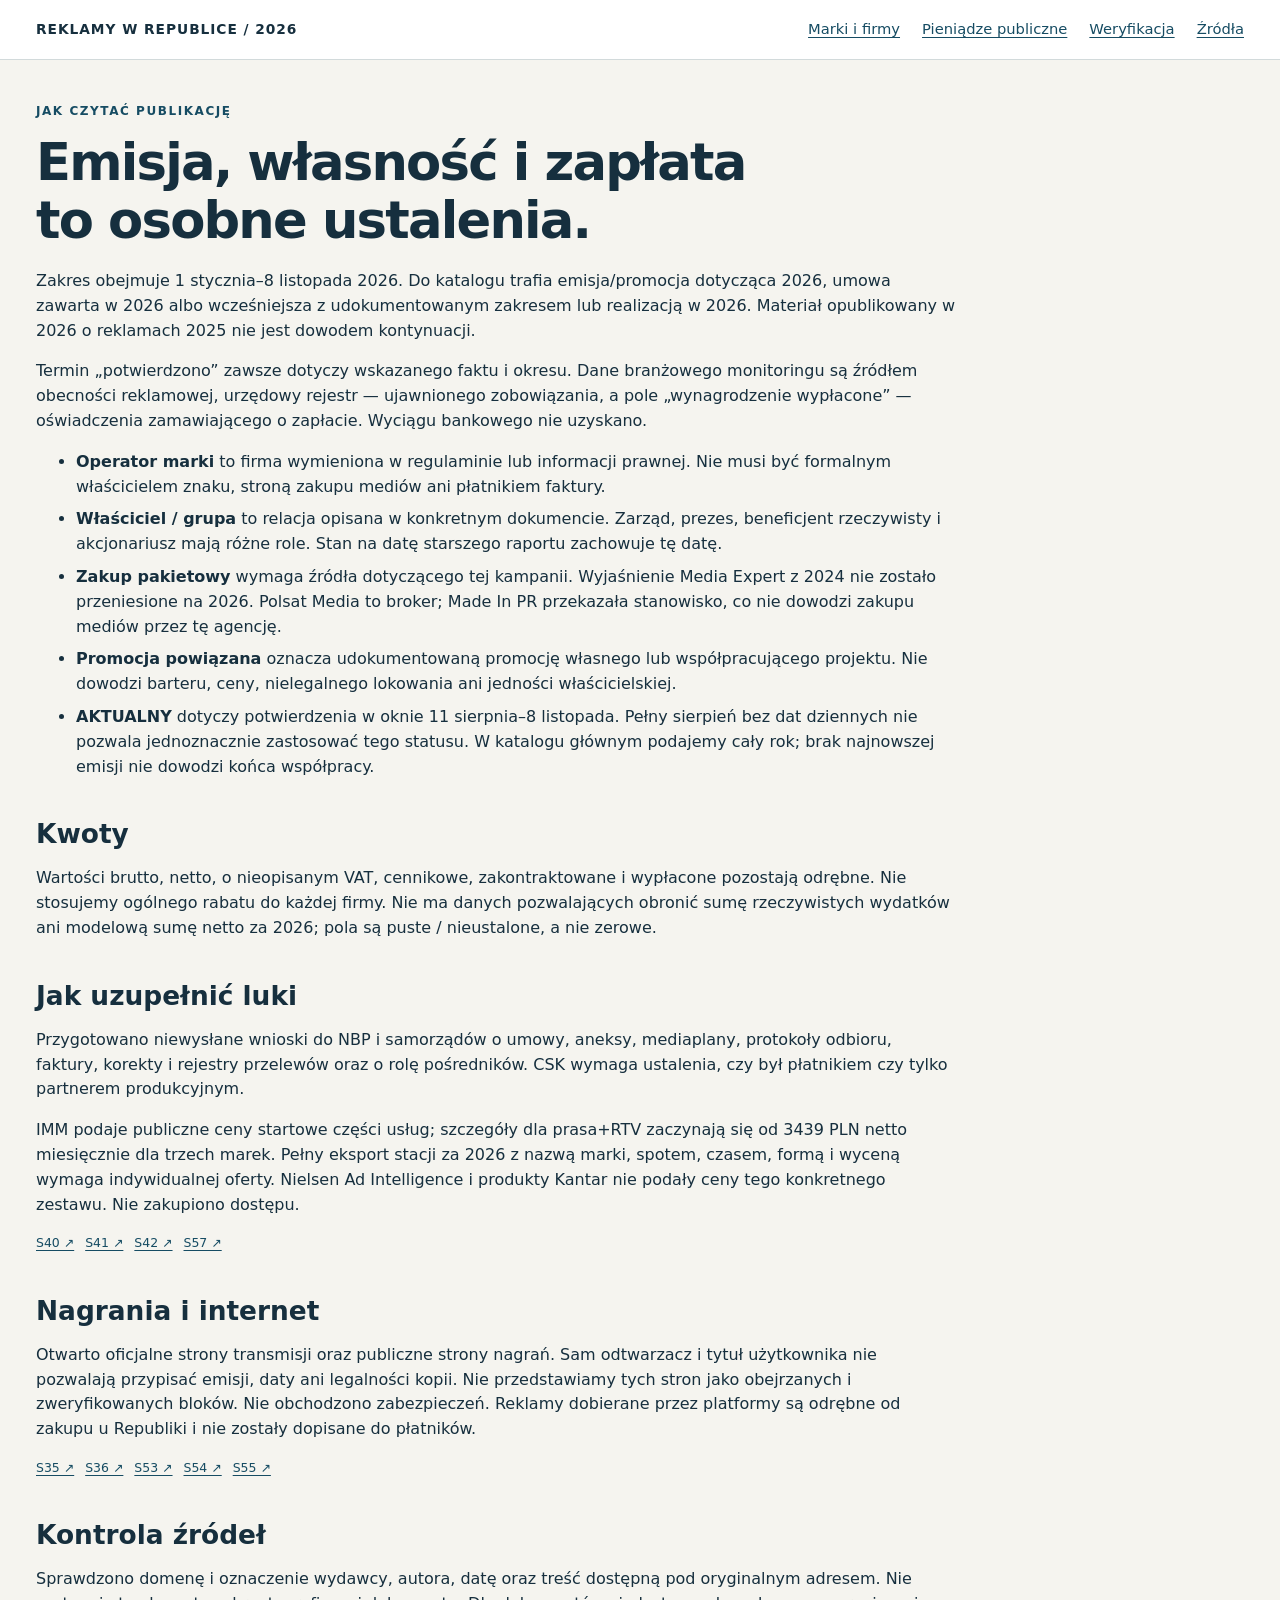
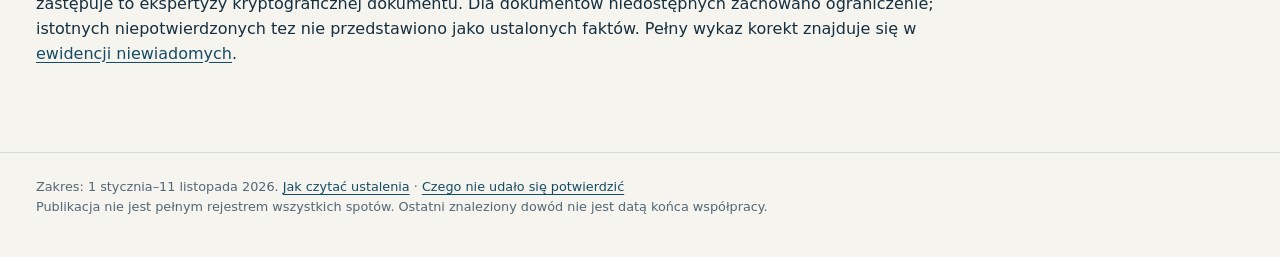
<file: tv-republika-2026/jak-czytac.html>
<!doctype html><html lang="pl"><head><meta charset="utf-8"><meta name="viewport" content="width=device-width,initial-scale=1"><title>Jak czytać ustalenia | Reklamy w Republice 2026</title><meta name="description" content="Marki, firmy, sposób zakupu reklamy i instytucje publiczne. Ustalenia dotyczące 2026, ze źródłami i ograniczeniami weryfikacji."><link rel="icon" href="assets/favicon.svg"><link rel="stylesheet" href="assets/site.css"><script src="assets/app.js" defer></script></head><body><a href="#main" class="skip">Przejdź do treści</a><header class="site"><div><a class="wordmark" href="index.html">REKLAMY W REPUBLICE / 2026</a><nav aria-label="Główna nawigacja"><a href="index.html">Marki i firmy</a><a href="pieniadze-publiczne.html">Pieniądze publiczne</a><a href="weryfikacja.html">Weryfikacja</a><a href="zrodla.html">Źródła</a></nav></div></header><main id="main"><p class="eyebrow">Jak czytać publikację</p><h1>Emisja, własność i zapłata<br>to osobne ustalenia.</h1><div class="body-copy"><p>Zakres obejmuje 1 stycznia–8 listopada 2026. Do katalogu trafia emisja/promocja dotycząca 2026, umowa zawarta w 2026 albo wcześniejsza z udokumentowanym zakresem lub realizacją w 2026. Materiał opublikowany w 2026 o reklamach 2025 nie jest dowodem kontynuacji.</p><p>Termin „potwierdzono” zawsze dotyczy wskazanego faktu i okresu. Dane branżowego monitoringu są źródłem obecności reklamowej, urzędowy rejestr — ujawnionego zobowiązania, a pole „wynagrodzenie wypłacone” — oświadczenia zamawiającego o zapłacie. Wyciągu bankowego nie uzyskano.</p><ul><li><b>Operator marki</b> to firma wymieniona w regulaminie lub informacji prawnej. Nie musi być formalnym właścicielem znaku, stroną zakupu mediów ani płatnikiem faktury.</li><li><b>Właściciel / grupa</b> to relacja opisana w konkretnym dokumencie. Zarząd, prezes, beneficjent rzeczywisty i akcjonariusz mają różne role. Stan na datę starszego raportu zachowuje tę datę.</li><li><b>Zakup pakietowy</b> wymaga źródła dotyczącego tej kampanii. Wyjaśnienie Media Expert z 2024 nie zostało przeniesione na 2026. Polsat Media to broker; Made In PR przekazała stanowisko, co nie dowodzi zakupu mediów przez tę agencję.</li><li><b>Promocja powiązana</b> oznacza udokumentowaną promocję własnego lub współpracującego projektu. Nie dowodzi barteru, ceny, nielegalnego lokowania ani jedności właścicielskiej.</li><li><b>AKTUALNY</b> dotyczy potwierdzenia w oknie 11 sierpnia–8 listopada. Pełny sierpień bez dat dziennych nie pozwala jednoznacznie zastosować tego statusu. W katalogu głównym podajemy cały rok; brak najnowszej emisji nie dowodzi końca współpracy.</li></ul><h2>Kwoty</h2><p>Wartości brutto, netto, o nieopisanym VAT, cennikowe, zakontraktowane i wypłacone pozostają odrębne. Nie stosujemy ogólnego rabatu do każdej firmy. Nie ma danych pozwalających obronić sumę rzeczywistych wydatków ani modelową sumę netto za 2026; pola są puste / nieustalone, a nie zerowe.</p><h2>Jak uzupełnić luki</h2><p>Przygotowano niewysłane wnioski do NBP i samorządów o umowy, aneksy, mediaplany, protokoły odbioru, faktury, korekty i rejestry przelewów oraz o rolę pośredników. CSK wymaga ustalenia, czy był płatnikiem czy tylko partnerem produkcyjnym.</p><p>IMM podaje publiczne ceny startowe części usług; szczegóły dla prasa+RTV zaczynają się od 3439 PLN netto miesięcznie dla trzech marek. Pełny eksport stacji za 2026 z nazwą marki, spotem, czasem, formą i wyceną wymaga indywidualnej oferty. Nielsen Ad Intelligence i produkty Kantar nie podały ceny tego konkretnego zestawu. Nie zakupiono dostępu.</p><span class="refs"><a href="zrodla.html#S40" title="IMM: publiczny cennik monitoringu">S40 ↗</a> <a href="zrodla.html#S41" title="Nielsen Ad Intel: polski panel i kontakt">S41 ↗</a> <a href="zrodla.html#S42" title="Kantar Media: AdExpert i AdScope w bazie IAB">S42 ↗</a> <a href="zrodla.html#S57" title="Nielsen: produkt Ad Intelligence">S57 ↗</a></span><h2>Nagrania i internet</h2><p>Otwarto oficjalne strony transmisji oraz publiczne strony nagrań. Sam odtwarzacz i tytuł użytkownika nie pozwalają przypisać emisji, daty ani legalności kopii. Nie przedstawiamy tych stron jako obejrzanych i zweryfikowanych bloków. Nie obchodzono zabezpieczeń. Reklamy dobierane przez platformy są odrębne od zakupu u Republiki i nie zostały dopisane do płatników.</p><span class="refs"><a href="zrodla.html#S35" title="Republika: oficjalna transmisja i portal">S35 ↗</a> <a href="zrodla.html#S36" title="Oficjalny stream Republiki na YouTube">S36 ↗</a> <a href="zrodla.html#S53" title="CDA: fragment oznaczony 1 maja 2026">S53 ↗</a> <a href="zrodla.html#S54" title="CDA: fragment oznaczony 11 lipca 2026">S54 ↗</a> <a href="zrodla.html#S55" title="YouTube: blok z 5 września 2025, opublikowany w 2026">S55 ↗</a></span><h2>Kontrola źródeł</h2><p>Sprawdzono domenę i oznaczenie wydawcy, autora, datę oraz treść dostępną pod oryginalnym adresem. Nie zastępuje to ekspertyzy kryptograficznej dokumentu. Dla dokumentów niedostępnych zachowano ograniczenie; istotnych niepotwierdzonych tez nie przedstawiono jako ustalonych faktów. Pełny wykaz korekt znajduje się w <a href="weryfikacja.html#niewiadome">ewidencji niewiadomych</a>.</p></div></main><footer>Zakres: 1 stycznia–11 listopada 2026. <a href="jak-czytac.html">Jak czytać ustalenia</a> · <a href="weryfikacja.html#niewiadome">Czego nie udało się potwierdzić</a><p>Publikacja nie jest pełnym rejestrem wszystkich spotów. Ostatni znaleziony dowód nie jest datą końca współpracy.</p></footer></body></html>
</file>
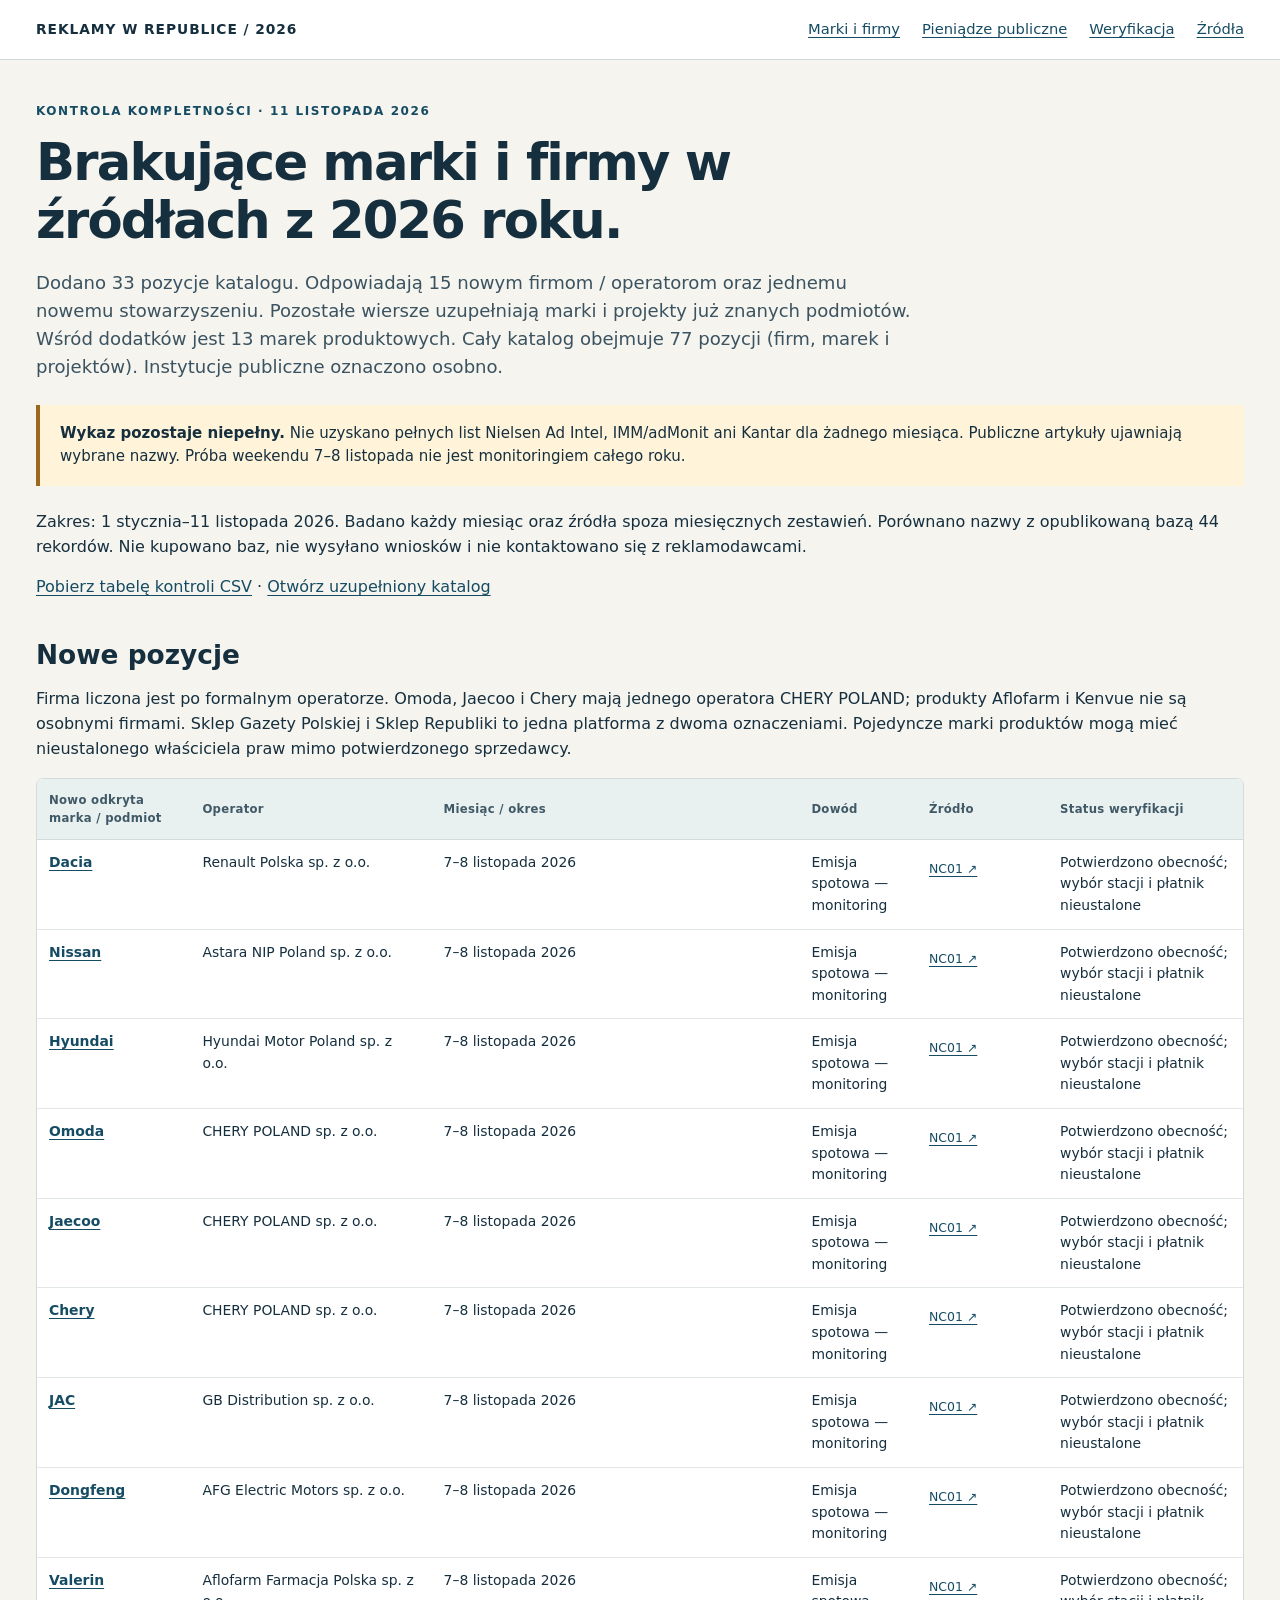
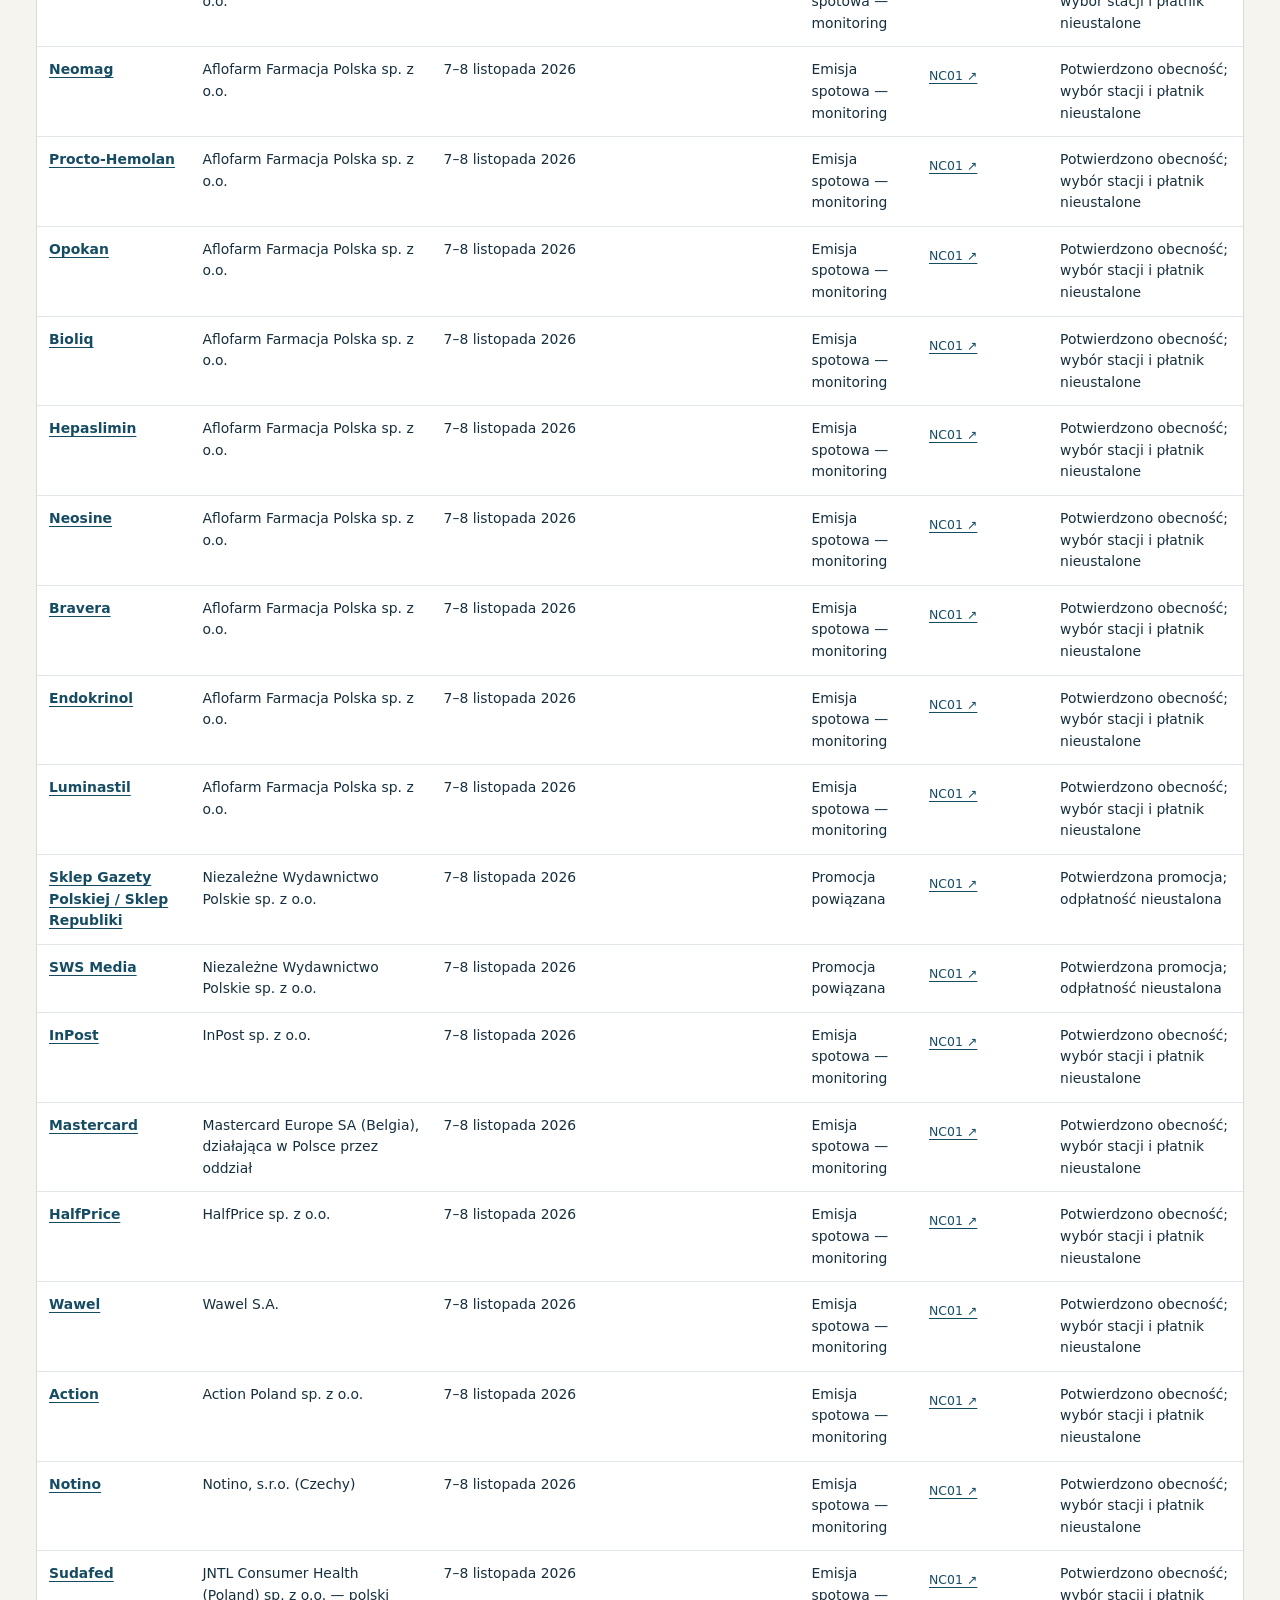
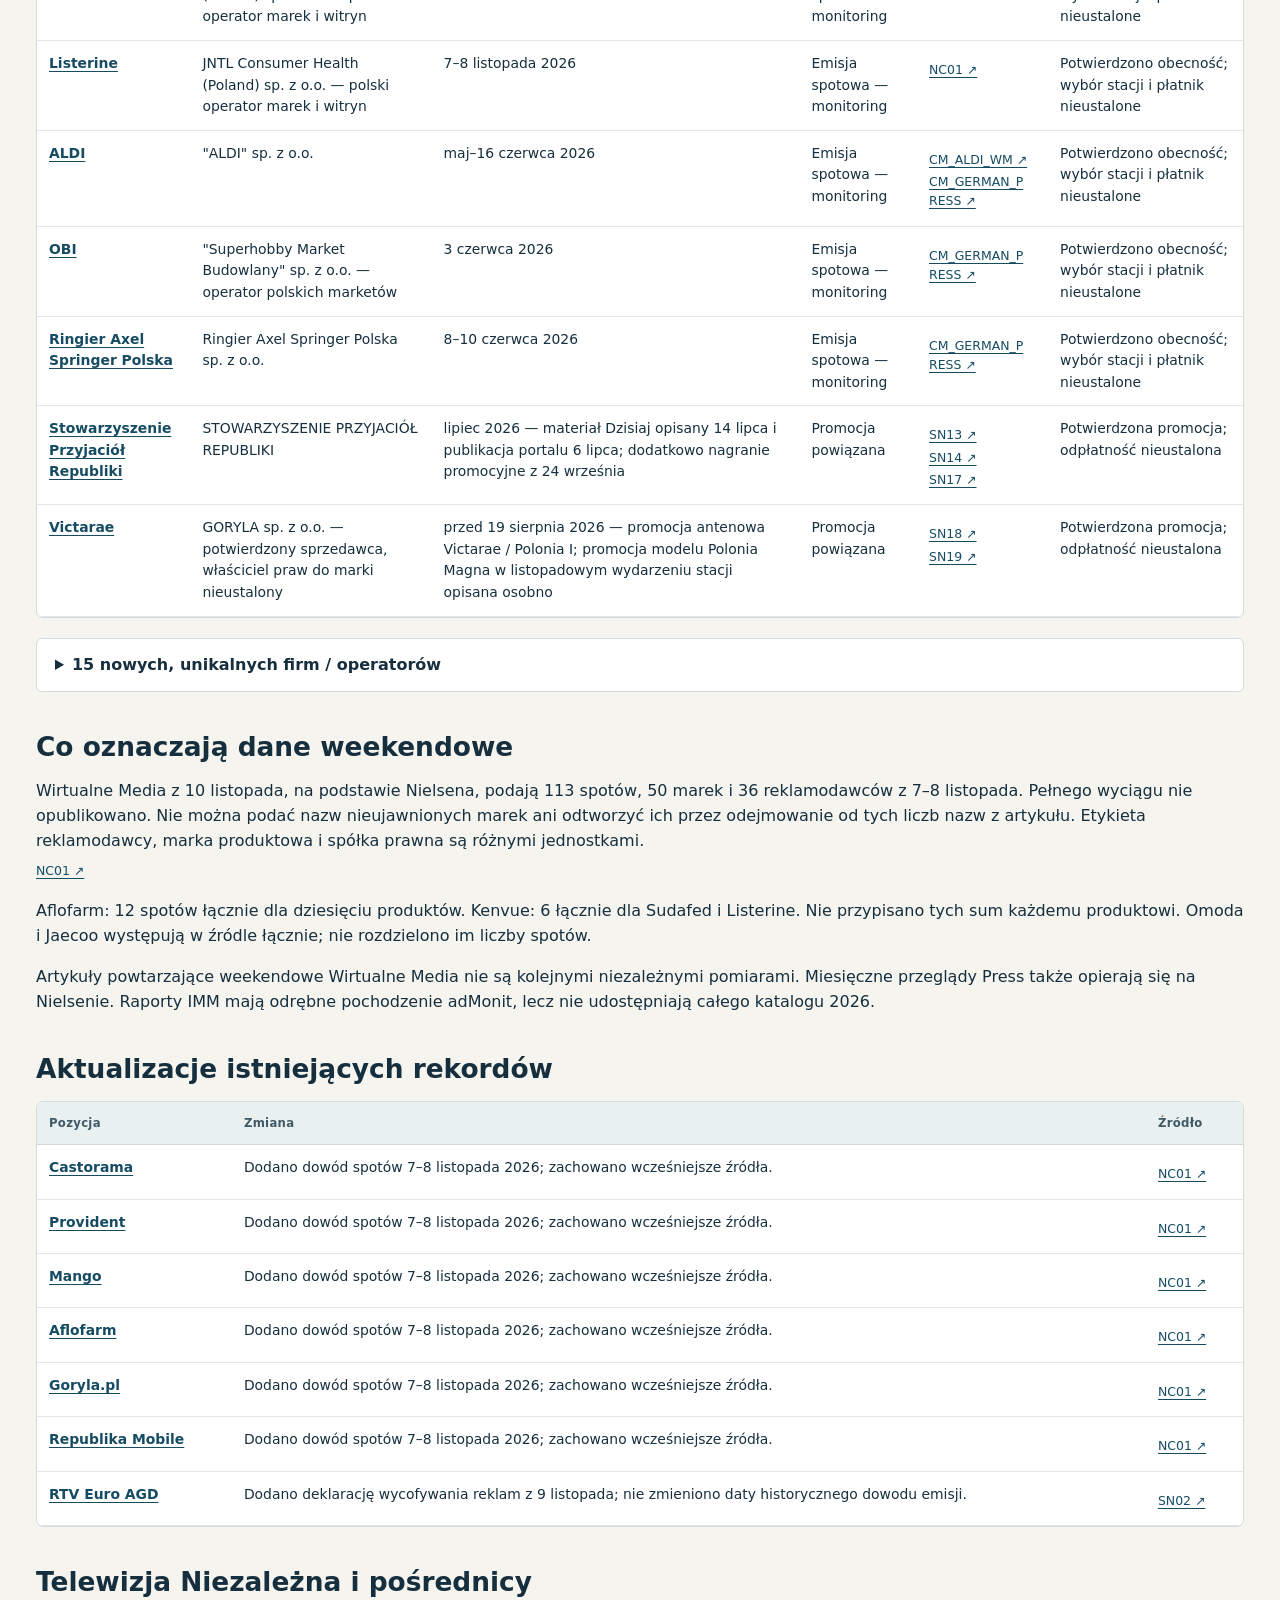
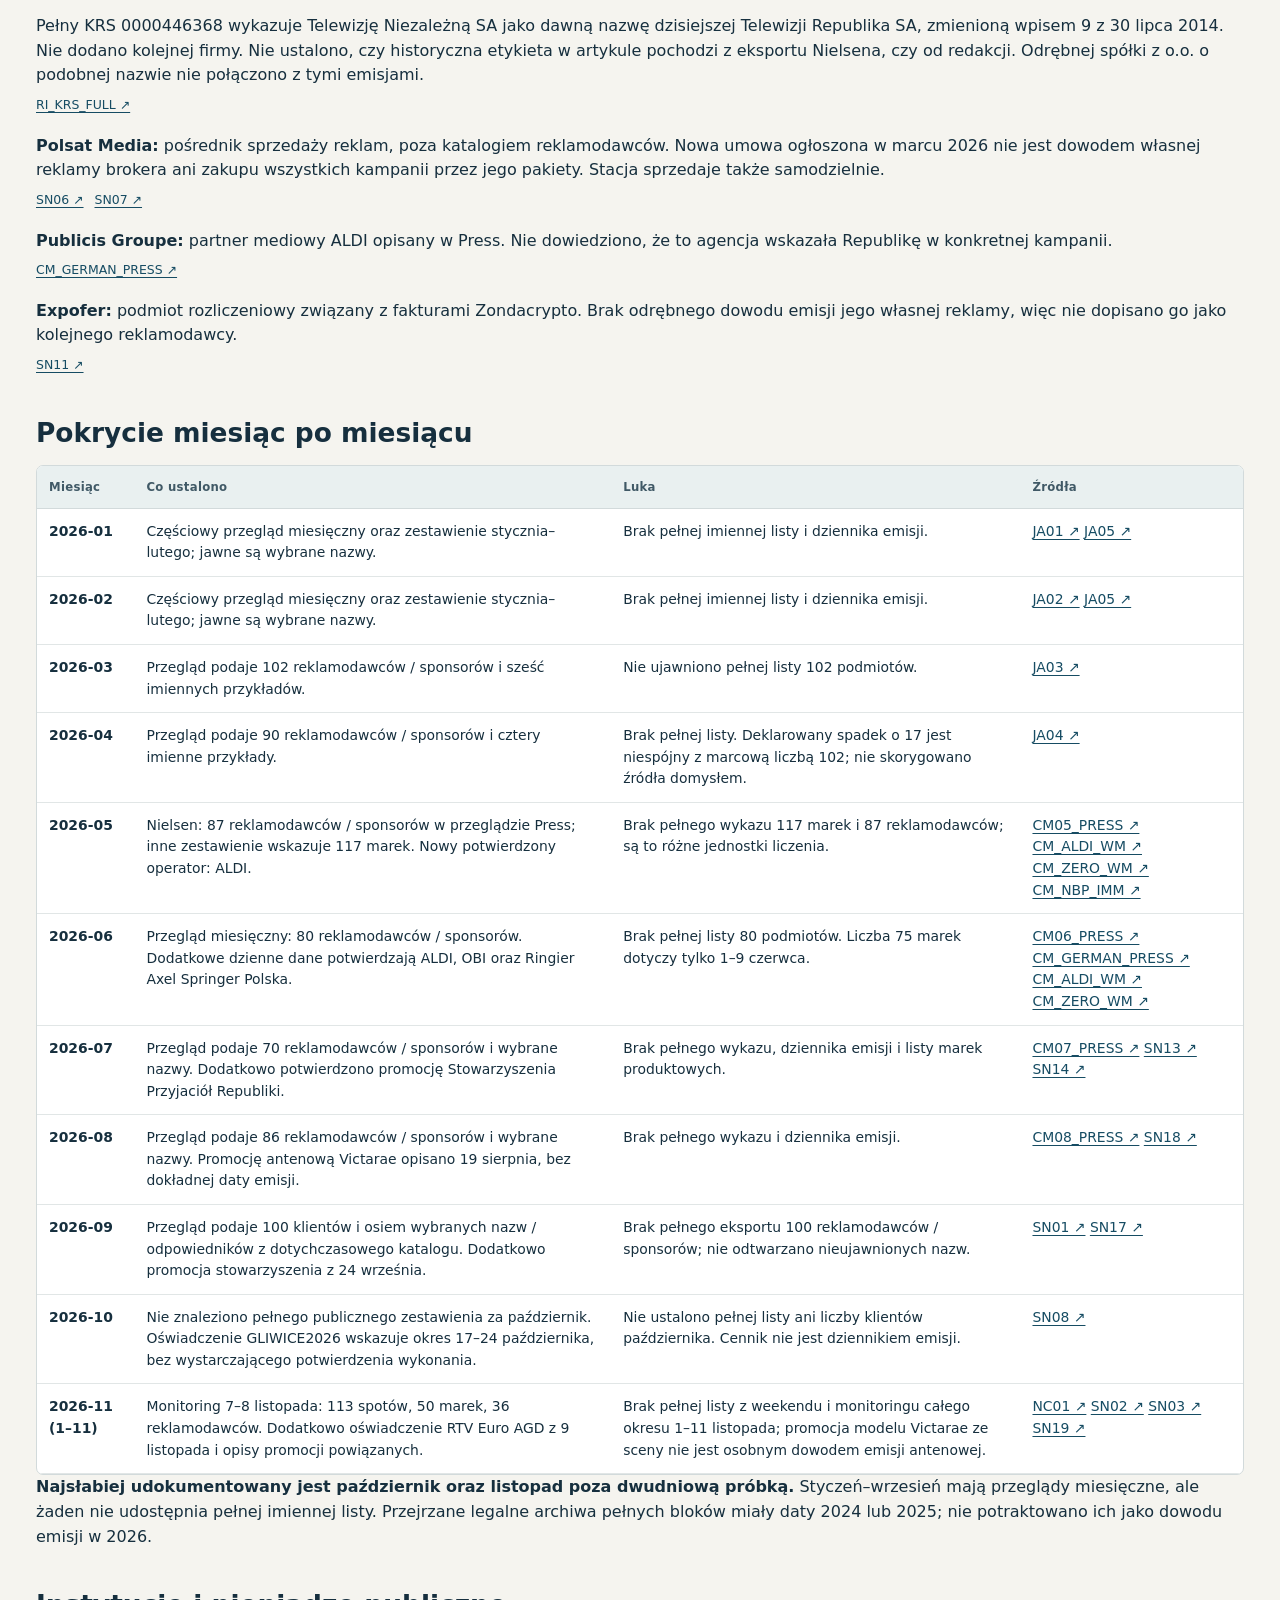
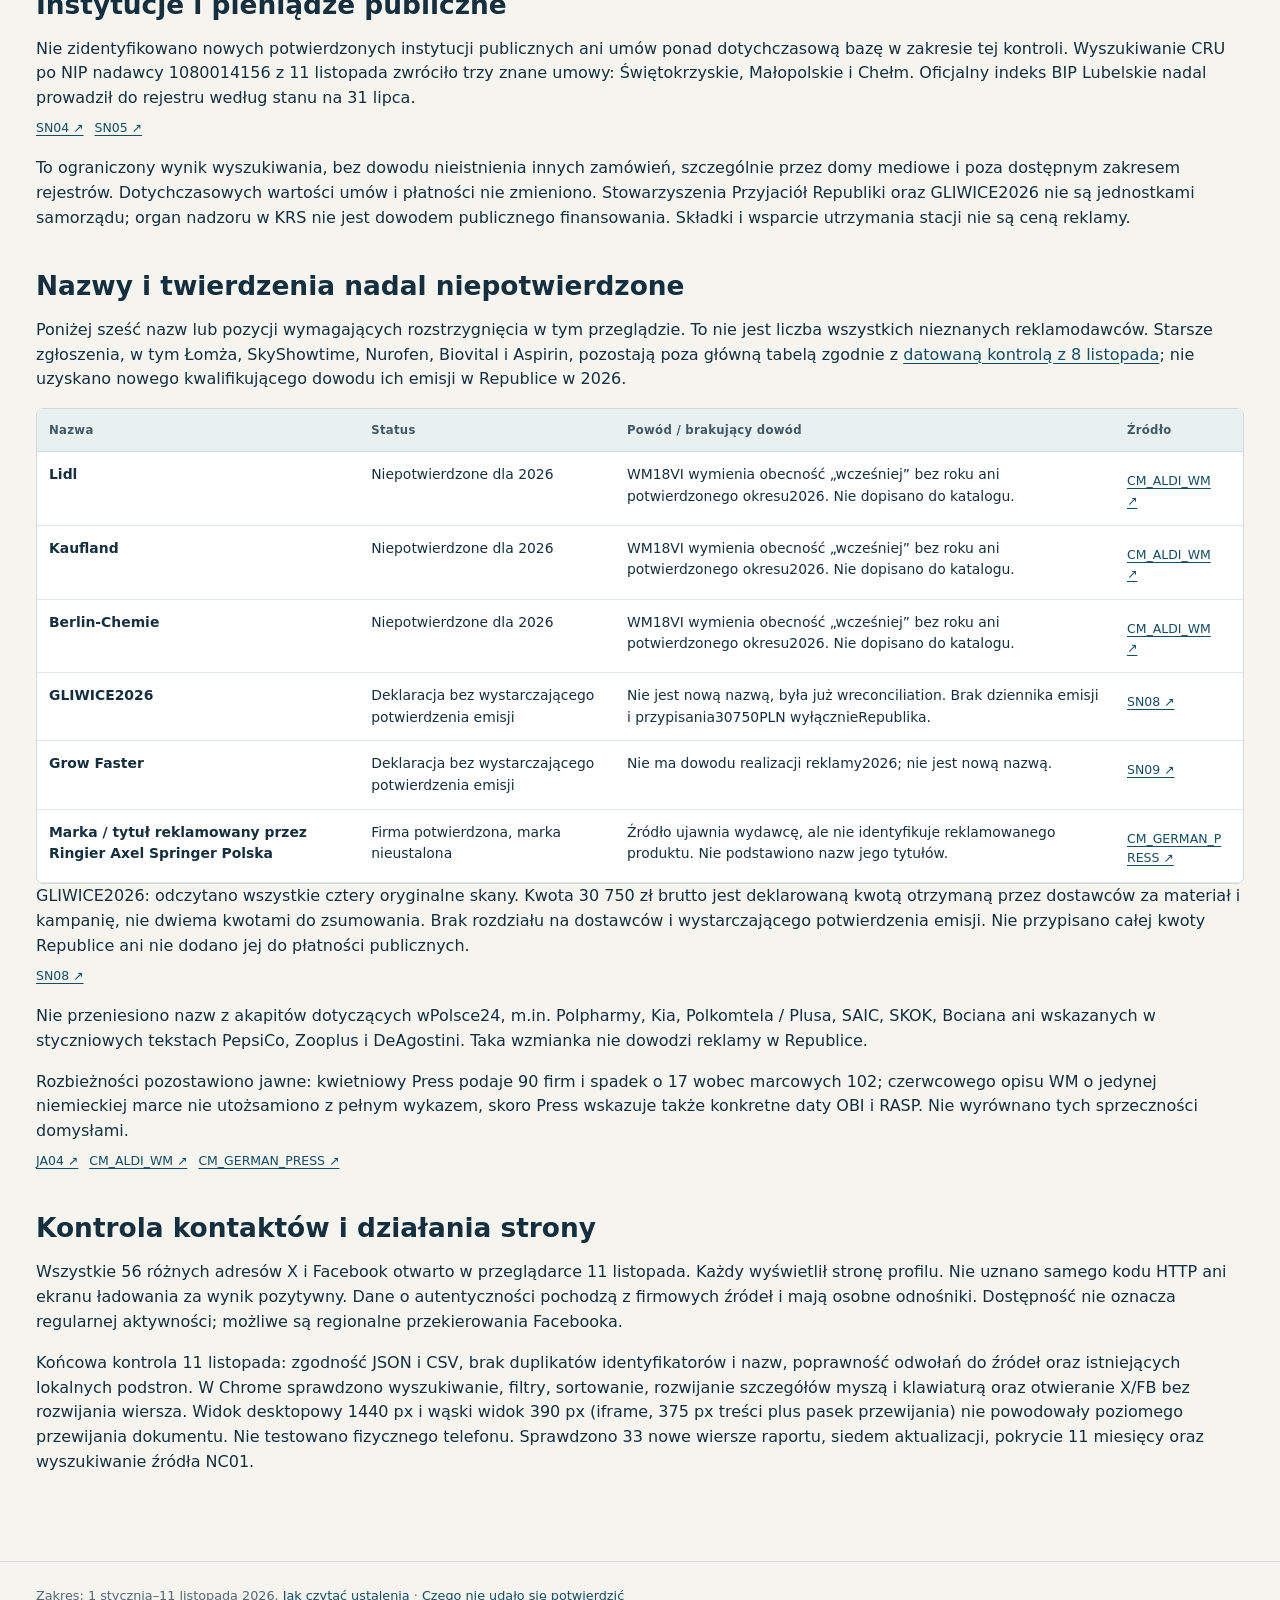
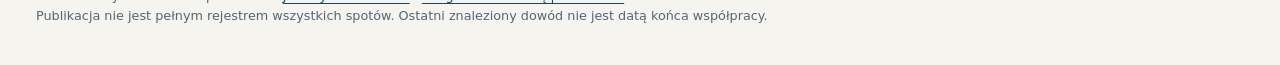
<file: tv-republika-2026/kontrola-kompletnosci.html>
<!doctype html><html lang="pl"><head><meta charset="utf-8"><meta name="viewport" content="width=device-width,initial-scale=1"><title>Kontrola kompletności | Reklamy w Republice 2026</title><meta name="description" content="Marki, firmy, sposób zakupu reklamy i instytucje publiczne. Ustalenia dotyczące 2026, ze źródłami i ograniczeniami weryfikacji."><link rel="icon" href="assets/favicon.svg"><link rel="stylesheet" href="assets/site.css"><script src="assets/app.js" defer></script></head><body><a href="#main" class="skip">Przejdź do treści</a><header class="site"><div><a class="wordmark" href="index.html">REKLAMY W REPUBLICE / 2026</a><nav aria-label="Główna nawigacja"><a href="index.html">Marki i firmy</a><a href="pieniadze-publiczne.html">Pieniądze publiczne</a><a href="weryfikacja.html">Weryfikacja</a><a href="zrodla.html">Źródła</a></nav></div></header><main id="main"><p class="eyebrow">Kontrola kompletności · 11 listopada 2026</p><h1>Brakujące marki i firmy w źródłach z 2026 roku.</h1><p class="lead">Dodano 33 pozycje katalogu. Odpowiadają 15 nowym firmom / operatorom oraz jednemu nowemu stowarzyszeniu. Pozostałe wiersze uzupełniają marki i projekty już znanych podmiotów. Wśród dodatków jest 13 marek produktowych. Cały katalog obejmuje 77 pozycji (firm, marek i projektów). Instytucje publiczne oznaczono osobno.</p><div class="notice"><b>Wykaz pozostaje niepełny.</b> Nie uzyskano pełnych list Nielsen Ad Intel, IMM/adMonit ani Kantar dla żadnego miesiąca. Publiczne artykuły ujawniają wybrane nazwy. Próba weekendu 7–8 listopada nie jest monitoringiem całego roku.</div><p>Zakres: 1 stycznia–11 listopada 2026. Badano każdy miesiąc oraz źródła spoza miesięcznych zestawień. Porównano nazwy z opublikowaną bazą 44 rekordów. Nie kupowano baz, nie wysyłano wniosków i nie kontaktowano się z reklamodawcami.</p><p><a href="data/kontrola-kompletnosci-2026.csv" download>Pobierz tabelę kontroli CSV</a> · <a href="index.html">Otwórz uzupełniony katalog</a></p><h2>Nowe pozycje</h2><p>Firma liczona jest po formalnym operatorze. Omoda, Jaecoo i Chery mają jednego operatora CHERY POLAND; produkty Aflofarm i Kenvue nie są osobnymi firmami. Sklep Gazety Polskiej i Sklep Republiki to jedna platforma z dwoma oznaczeniami. Pojedyncze marki produktów mogą mieć nieustalonego właściciela praw mimo potwierdzonego sprzedawcy.</p><div class="table-frame"><table class="simple"><thead><tr><th>Nowo odkryta marka / podmiot</th><th>Operator</th><th>Miesiąc / okres</th><th>Dowód</th><th>Źródło</th><th>Status weryfikacji</th></tr></thead><tbody><tr><td><a href="index.html#R059">Dacia</a></td><td>Renault Polska sp. z o.o.</td><td>7–8 listopada 2026</td><td>Emisja spotowa — monitoring</td><td><span class="refs"><a href="zrodla.html#NC01" title="Kto reklamował się w Republice w weekend? 113 spotów od 50 marek">NC01 ↗</a></span></td><td>Potwierdzono obecność; wybór stacji i płatnik nieustalone</td></tr><tr><td><a href="index.html#R060">Nissan</a></td><td>Astara NIP Poland sp. z o.o.</td><td>7–8 listopada 2026</td><td>Emisja spotowa — monitoring</td><td><span class="refs"><a href="zrodla.html#NC01" title="Kto reklamował się w Republice w weekend? 113 spotów od 50 marek">NC01 ↗</a></span></td><td>Potwierdzono obecność; wybór stacji i płatnik nieustalone</td></tr><tr><td><a href="index.html#R061">Hyundai</a></td><td>Hyundai Motor Poland sp. z o.o.</td><td>7–8 listopada 2026</td><td>Emisja spotowa — monitoring</td><td><span class="refs"><a href="zrodla.html#NC01" title="Kto reklamował się w Republice w weekend? 113 spotów od 50 marek">NC01 ↗</a></span></td><td>Potwierdzono obecność; wybór stacji i płatnik nieustalone</td></tr><tr><td><a href="index.html#R062">Omoda</a></td><td>CHERY POLAND sp. z o.o.</td><td>7–8 listopada 2026</td><td>Emisja spotowa — monitoring</td><td><span class="refs"><a href="zrodla.html#NC01" title="Kto reklamował się w Republice w weekend? 113 spotów od 50 marek">NC01 ↗</a></span></td><td>Potwierdzono obecność; wybór stacji i płatnik nieustalone</td></tr><tr><td><a href="index.html#R063">Jaecoo</a></td><td>CHERY POLAND sp. z o.o.</td><td>7–8 listopada 2026</td><td>Emisja spotowa — monitoring</td><td><span class="refs"><a href="zrodla.html#NC01" title="Kto reklamował się w Republice w weekend? 113 spotów od 50 marek">NC01 ↗</a></span></td><td>Potwierdzono obecność; wybór stacji i płatnik nieustalone</td></tr><tr><td><a href="index.html#R064">Chery</a></td><td>CHERY POLAND sp. z o.o.</td><td>7–8 listopada 2026</td><td>Emisja spotowa — monitoring</td><td><span class="refs"><a href="zrodla.html#NC01" title="Kto reklamował się w Republice w weekend? 113 spotów od 50 marek">NC01 ↗</a></span></td><td>Potwierdzono obecność; wybór stacji i płatnik nieustalone</td></tr><tr><td><a href="index.html#R065">JAC</a></td><td>GB Distribution sp. z o.o.</td><td>7–8 listopada 2026</td><td>Emisja spotowa — monitoring</td><td><span class="refs"><a href="zrodla.html#NC01" title="Kto reklamował się w Republice w weekend? 113 spotów od 50 marek">NC01 ↗</a></span></td><td>Potwierdzono obecność; wybór stacji i płatnik nieustalone</td></tr><tr><td><a href="index.html#R066">Dongfeng</a></td><td>AFG Electric Motors sp. z o.o.</td><td>7–8 listopada 2026</td><td>Emisja spotowa — monitoring</td><td><span class="refs"><a href="zrodla.html#NC01" title="Kto reklamował się w Republice w weekend? 113 spotów od 50 marek">NC01 ↗</a></span></td><td>Potwierdzono obecność; wybór stacji i płatnik nieustalone</td></tr><tr><td><a href="index.html#R067">Valerin</a></td><td>Aflofarm Farmacja Polska sp. z o.o.</td><td>7–8 listopada 2026</td><td>Emisja spotowa — monitoring</td><td><span class="refs"><a href="zrodla.html#NC01" title="Kto reklamował się w Republice w weekend? 113 spotów od 50 marek">NC01 ↗</a></span></td><td>Potwierdzono obecność; wybór stacji i płatnik nieustalone</td></tr><tr><td><a href="index.html#R068">Neomag</a></td><td>Aflofarm Farmacja Polska sp. z o.o.</td><td>7–8 listopada 2026</td><td>Emisja spotowa — monitoring</td><td><span class="refs"><a href="zrodla.html#NC01" title="Kto reklamował się w Republice w weekend? 113 spotów od 50 marek">NC01 ↗</a></span></td><td>Potwierdzono obecność; wybór stacji i płatnik nieustalone</td></tr><tr><td><a href="index.html#R069">Procto-Hemolan</a></td><td>Aflofarm Farmacja Polska sp. z o.o.</td><td>7–8 listopada 2026</td><td>Emisja spotowa — monitoring</td><td><span class="refs"><a href="zrodla.html#NC01" title="Kto reklamował się w Republice w weekend? 113 spotów od 50 marek">NC01 ↗</a></span></td><td>Potwierdzono obecność; wybór stacji i płatnik nieustalone</td></tr><tr><td><a href="index.html#R070">Opokan</a></td><td>Aflofarm Farmacja Polska sp. z o.o.</td><td>7–8 listopada 2026</td><td>Emisja spotowa — monitoring</td><td><span class="refs"><a href="zrodla.html#NC01" title="Kto reklamował się w Republice w weekend? 113 spotów od 50 marek">NC01 ↗</a></span></td><td>Potwierdzono obecność; wybór stacji i płatnik nieustalone</td></tr><tr><td><a href="index.html#R071">Bioliq</a></td><td>Aflofarm Farmacja Polska sp. z o.o.</td><td>7–8 listopada 2026</td><td>Emisja spotowa — monitoring</td><td><span class="refs"><a href="zrodla.html#NC01" title="Kto reklamował się w Republice w weekend? 113 spotów od 50 marek">NC01 ↗</a></span></td><td>Potwierdzono obecność; wybór stacji i płatnik nieustalone</td></tr><tr><td><a href="index.html#R072">Hepaslimin</a></td><td>Aflofarm Farmacja Polska sp. z o.o.</td><td>7–8 listopada 2026</td><td>Emisja spotowa — monitoring</td><td><span class="refs"><a href="zrodla.html#NC01" title="Kto reklamował się w Republice w weekend? 113 spotów od 50 marek">NC01 ↗</a></span></td><td>Potwierdzono obecność; wybór stacji i płatnik nieustalone</td></tr><tr><td><a href="index.html#R073">Neosine</a></td><td>Aflofarm Farmacja Polska sp. z o.o.</td><td>7–8 listopada 2026</td><td>Emisja spotowa — monitoring</td><td><span class="refs"><a href="zrodla.html#NC01" title="Kto reklamował się w Republice w weekend? 113 spotów od 50 marek">NC01 ↗</a></span></td><td>Potwierdzono obecność; wybór stacji i płatnik nieustalone</td></tr><tr><td><a href="index.html#R074">Bravera</a></td><td>Aflofarm Farmacja Polska sp. z o.o.</td><td>7–8 listopada 2026</td><td>Emisja spotowa — monitoring</td><td><span class="refs"><a href="zrodla.html#NC01" title="Kto reklamował się w Republice w weekend? 113 spotów od 50 marek">NC01 ↗</a></span></td><td>Potwierdzono obecność; wybór stacji i płatnik nieustalone</td></tr><tr><td><a href="index.html#R075">Endokrinol</a></td><td>Aflofarm Farmacja Polska sp. z o.o.</td><td>7–8 listopada 2026</td><td>Emisja spotowa — monitoring</td><td><span class="refs"><a href="zrodla.html#NC01" title="Kto reklamował się w Republice w weekend? 113 spotów od 50 marek">NC01 ↗</a></span></td><td>Potwierdzono obecność; wybór stacji i płatnik nieustalone</td></tr><tr><td><a href="index.html#R076">Luminastil</a></td><td>Aflofarm Farmacja Polska sp. z o.o.</td><td>7–8 listopada 2026</td><td>Emisja spotowa — monitoring</td><td><span class="refs"><a href="zrodla.html#NC01" title="Kto reklamował się w Republice w weekend? 113 spotów od 50 marek">NC01 ↗</a></span></td><td>Potwierdzono obecność; wybór stacji i płatnik nieustalone</td></tr><tr><td><a href="index.html#R077">Sklep Gazety Polskiej / Sklep Republiki</a></td><td>Niezależne Wydawnictwo Polskie sp. z o.o.</td><td>7–8 listopada 2026</td><td>Promocja powiązana</td><td><span class="refs"><a href="zrodla.html#NC01" title="Kto reklamował się w Republice w weekend? 113 spotów od 50 marek">NC01 ↗</a></span></td><td>Potwierdzona promocja; odpłatność nieustalona</td></tr><tr><td><a href="index.html#R078">SWS Media</a></td><td>Niezależne Wydawnictwo Polskie sp. z o.o.</td><td>7–8 listopada 2026</td><td>Promocja powiązana</td><td><span class="refs"><a href="zrodla.html#NC01" title="Kto reklamował się w Republice w weekend? 113 spotów od 50 marek">NC01 ↗</a></span></td><td>Potwierdzona promocja; odpłatność nieustalona</td></tr><tr><td><a href="index.html#R079">InPost</a></td><td>InPost sp. z o.o.</td><td>7–8 listopada 2026</td><td>Emisja spotowa — monitoring</td><td><span class="refs"><a href="zrodla.html#NC01" title="Kto reklamował się w Republice w weekend? 113 spotów od 50 marek">NC01 ↗</a></span></td><td>Potwierdzono obecność; wybór stacji i płatnik nieustalone</td></tr><tr><td><a href="index.html#R080">Mastercard</a></td><td>Mastercard Europe SA (Belgia), działająca w Polsce przez oddział</td><td>7–8 listopada 2026</td><td>Emisja spotowa — monitoring</td><td><span class="refs"><a href="zrodla.html#NC01" title="Kto reklamował się w Republice w weekend? 113 spotów od 50 marek">NC01 ↗</a></span></td><td>Potwierdzono obecność; wybór stacji i płatnik nieustalone</td></tr><tr><td><a href="index.html#R081">HalfPrice</a></td><td>HalfPrice sp. z o.o.</td><td>7–8 listopada 2026</td><td>Emisja spotowa — monitoring</td><td><span class="refs"><a href="zrodla.html#NC01" title="Kto reklamował się w Republice w weekend? 113 spotów od 50 marek">NC01 ↗</a></span></td><td>Potwierdzono obecność; wybór stacji i płatnik nieustalone</td></tr><tr><td><a href="index.html#R082">Wawel</a></td><td>Wawel S.A.</td><td>7–8 listopada 2026</td><td>Emisja spotowa — monitoring</td><td><span class="refs"><a href="zrodla.html#NC01" title="Kto reklamował się w Republice w weekend? 113 spotów od 50 marek">NC01 ↗</a></span></td><td>Potwierdzono obecność; wybór stacji i płatnik nieustalone</td></tr><tr><td><a href="index.html#R083">Action</a></td><td>Action Poland sp. z o.o.</td><td>7–8 listopada 2026</td><td>Emisja spotowa — monitoring</td><td><span class="refs"><a href="zrodla.html#NC01" title="Kto reklamował się w Republice w weekend? 113 spotów od 50 marek">NC01 ↗</a></span></td><td>Potwierdzono obecność; wybór stacji i płatnik nieustalone</td></tr><tr><td><a href="index.html#R084">Notino</a></td><td>Notino, s.r.o. (Czechy)</td><td>7–8 listopada 2026</td><td>Emisja spotowa — monitoring</td><td><span class="refs"><a href="zrodla.html#NC01" title="Kto reklamował się w Republice w weekend? 113 spotów od 50 marek">NC01 ↗</a></span></td><td>Potwierdzono obecność; wybór stacji i płatnik nieustalone</td></tr><tr><td><a href="index.html#R085">Sudafed</a></td><td>JNTL Consumer Health (Poland) sp. z o.o. — polski operator marek i witryn</td><td>7–8 listopada 2026</td><td>Emisja spotowa — monitoring</td><td><span class="refs"><a href="zrodla.html#NC01" title="Kto reklamował się w Republice w weekend? 113 spotów od 50 marek">NC01 ↗</a></span></td><td>Potwierdzono obecność; wybór stacji i płatnik nieustalone</td></tr><tr><td><a href="index.html#R086">Listerine</a></td><td>JNTL Consumer Health (Poland) sp. z o.o. — polski operator marek i witryn</td><td>7–8 listopada 2026</td><td>Emisja spotowa — monitoring</td><td><span class="refs"><a href="zrodla.html#NC01" title="Kto reklamował się w Republice w weekend? 113 spotów od 50 marek">NC01 ↗</a></span></td><td>Potwierdzono obecność; wybór stacji i płatnik nieustalone</td></tr><tr><td><a href="index.html#R087">ALDI</a></td><td>&quot;ALDI&quot; sp. z o.o.</td><td>maj–16 czerwca 2026</td><td>Emisja spotowa — monitoring</td><td><span class="refs"><a href="zrodla.html#CM_ALDI_WM" title="Sakiewicz wyrzuca niemieckie marki z Republiki. Sęk w tym, że prawie ich tam nie ma">CM_ALDI_WM ↗</a> <a href="zrodla.html#CM_GERMAN_PRESS" title="Republika bez reklam sieci dyskontów Aldi. To reakcja na interwencję niemieckiej policji">CM_GERMAN_PRESS ↗</a></span></td><td>Potwierdzono obecność; wybór stacji i płatnik nieustalone</td></tr><tr><td><a href="index.html#R088">OBI</a></td><td>&quot;Superhobby Market Budowlany&quot; sp. z o.o. — operator polskich marketów</td><td>3 czerwca 2026</td><td>Emisja spotowa — monitoring</td><td><span class="refs"><a href="zrodla.html#CM_GERMAN_PRESS" title="Republika bez reklam sieci dyskontów Aldi. To reakcja na interwencję niemieckiej policji">CM_GERMAN_PRESS ↗</a></span></td><td>Potwierdzono obecność; wybór stacji i płatnik nieustalone</td></tr><tr><td><a href="index.html#R089">Ringier Axel Springer Polska</a></td><td>Ringier Axel Springer Polska sp. z o.o.</td><td>8–10 czerwca 2026</td><td>Emisja spotowa — monitoring</td><td><span class="refs"><a href="zrodla.html#CM_GERMAN_PRESS" title="Republika bez reklam sieci dyskontów Aldi. To reakcja na interwencję niemieckiej policji">CM_GERMAN_PRESS ↗</a></span></td><td>Potwierdzono obecność; wybór stacji i płatnik nieustalone</td></tr><tr><td><a href="index.html#R090">Stowarzyszenie Przyjaciół Republiki</a></td><td>STOWARZYSZENIE PRZYJACIÓŁ REPUBLIKI</td><td>lipiec 2026 — materiał Dzisiaj opisany 14 lipca i publikacja portalu 6 lipca; dodatkowo nagranie promocyjne z 24 września</td><td>Promocja powiązana</td><td><span class="refs"><a href="zrodla.html#SN13" title="Dołącz do Stowarzyszenia Przyjaciół Republiki! Razem budujemy przyszłość wolnych mediów">SN13 ↗</a> <a href="zrodla.html#SN14" title="Republika wie, jak namówić do wpłat. Lista korzyści dla widzów nie ma końca">SN14 ↗</a> <a href="zrodla.html#SN17" title="Lawina chętnych do projektu Sakiewicza. Codziennie wpływają nowe deklaracje">SN17 ↗</a></span></td><td>Potwierdzona promocja; odpłatność nieustalona</td></tr><tr><td><a href="index.html#R091">Victarae</a></td><td>GORYLA sp. z o.o. — potwierdzony sprzedawca, właściciel praw do marki nieustalony</td><td>przed 19 sierpnia 2026 — promocja antenowa Victarae / Polonia I; promocja modelu Polonia Magna w listopadowym wydarzeniu stacji opisana osobno</td><td>Promocja powiązana</td><td><span class="refs"><a href="zrodla.html#SN18" title="TV Republika reklamuje zegarki związane z Nawrockim. Kolekcjonerzy: To szmelc">SN18 ↗</a> <a href="zrodla.html#SN19" title="Prawica wściekła na Michała Wójcika. Burza o znaną piosenkę">SN19 ↗</a></span></td><td>Potwierdzona promocja; odpłatność nieustalona</td></tr></tbody></table></div><details class="fold"><summary>15 nowych, unikalnych firm / operatorów</summary><ul><li>Renault Polska sp. z o.o. <span class="fine">(KRS:0000121892)</span></li><li>Astara NIP Poland sp. z o.o. <span class="fine">(KRS:0000371667)</span></li><li>Hyundai Motor Poland sp. z o.o. <span class="fine">(KRS:0000067315)</span></li><li>CHERY POLAND sp. z o.o. <span class="fine">(KRS:0001086913)</span></li><li>GB Distribution sp. z o.o. <span class="fine">(KRS:0001144860)</span></li><li>InPost sp. z o.o. <span class="fine">(KRS:0000543759)</span></li><li>Mastercard Europe SA (Belgia), działająca w Polsce przez oddział <span class="fine">(BE-0448038446)</span></li><li>HalfPrice sp. z o.o. <span class="fine">(KRS:0000150702)</span></li><li>Wawel S.A. <span class="fine">(KRS:0000014525)</span></li><li>Action Poland sp. z o.o. <span class="fine">(KRS:0000678960)</span></li><li>Notino, s.r.o. (Czechy) <span class="fine">(CZ-27609057)</span></li><li>JNTL Consumer Health (Poland) sp. z o.o. — polski operator marek i witryn <span class="fine">(KRS:0000937574)</span></li><li>&quot;ALDI&quot; sp. z o.o. <span class="fine">(KRS:0000249820)</span></li><li>&quot;Superhobby Market Budowlany&quot; sp. z o.o. — operator polskich marketów <span class="fine">(KRS:0000092178)</span></li><li>Ringier Axel Springer Polska sp. z o.o. <span class="fine">(KRS:0000420780)</span></li></ul></details><h2>Co oznaczają dane weekendowe</h2><p>Wirtualne Media z 10 listopada, na podstawie Nielsena, podają 113 spotów, 50 marek i 36 reklamodawców z 7–8 listopada. Pełnego wyciągu nie opublikowano. Nie można podać nazw nieujawnionych marek ani odtworzyć ich przez odejmowanie od tych liczb nazw z artykułu. Etykieta reklamodawcy, marka produktowa i spółka prawna są różnymi jednostkami.<span class="refs"><a href="zrodla.html#NC01" title="Kto reklamował się w Republice w weekend? 113 spotów od 50 marek">NC01 ↗</a></span></p><p>Aflofarm: 12 spotów łącznie dla dziesięciu produktów. Kenvue: 6 łącznie dla Sudafed i Listerine. Nie przypisano tych sum każdemu produktowi. Omoda i Jaecoo występują w źródle łącznie; nie rozdzielono im liczby spotów.</p><p>Artykuły powtarzające weekendowe Wirtualne Media nie są kolejnymi niezależnymi pomiarami. Miesięczne przeglądy Press także opierają się na Nielsenie. Raporty IMM mają odrębne pochodzenie adMonit, lecz nie udostępniają całego katalogu 2026.</p><h2>Aktualizacje istniejących rekordów</h2><div class="table-frame"><table class="simple"><thead><tr><th>Pozycja</th><th>Zmiana</th><th>Źródło</th></tr></thead><tbody><tr><td><a href="index.html#R003">Castorama</a></td><td>Dodano dowód spotów 7–8 listopada 2026; zachowano wcześniejsze źródła.</td><td><span class="refs"><a href="zrodla.html#NC01" title="Kto reklamował się w Republice w weekend? 113 spotów od 50 marek">NC01 ↗</a></span></td></tr><tr><td><a href="index.html#R004">Provident</a></td><td>Dodano dowód spotów 7–8 listopada 2026; zachowano wcześniejsze źródła.</td><td><span class="refs"><a href="zrodla.html#NC01" title="Kto reklamował się w Republice w weekend? 113 spotów od 50 marek">NC01 ↗</a></span></td></tr><tr><td><a href="index.html#R006">Mango</a></td><td>Dodano dowód spotów 7–8 listopada 2026; zachowano wcześniejsze źródła.</td><td><span class="refs"><a href="zrodla.html#NC01" title="Kto reklamował się w Republice w weekend? 113 spotów od 50 marek">NC01 ↗</a></span></td></tr><tr><td><a href="index.html#R007">Aflofarm</a></td><td>Dodano dowód spotów 7–8 listopada 2026; zachowano wcześniejsze źródła.</td><td><span class="refs"><a href="zrodla.html#NC01" title="Kto reklamował się w Republice w weekend? 113 spotów od 50 marek">NC01 ↗</a></span></td></tr><tr><td><a href="index.html#R011">Goryla.pl</a></td><td>Dodano dowód spotów 7–8 listopada 2026; zachowano wcześniejsze źródła.</td><td><span class="refs"><a href="zrodla.html#NC01" title="Kto reklamował się w Republice w weekend? 113 spotów od 50 marek">NC01 ↗</a></span></td></tr><tr><td><a href="index.html#R013">Republika Mobile</a></td><td>Dodano dowód spotów 7–8 listopada 2026; zachowano wcześniejsze źródła.</td><td><span class="refs"><a href="zrodla.html#NC01" title="Kto reklamował się w Republice w weekend? 113 spotów od 50 marek">NC01 ↗</a></span></td></tr><tr><td><a href="index.html#R031">RTV Euro AGD</a></td><td>Dodano deklarację wycofywania reklam z 9 listopada; nie zmieniono daty historycznego dowodu emisji.</td><td><span class="refs"><a href="zrodla.html#SN02" title="RTV Euro AGD wycofuje reklamy z Republiki">SN02 ↗</a></span></td></tr></tbody></table></div><h2>Telewizja Niezależna i pośrednicy</h2><p>Pełny KRS 0000446368 wykazuje Telewizję Niezależną SA jako dawną nazwę dzisiejszej Telewizji Republika SA, zmienioną wpisem 9 z 30 lipca 2014. Nie dodano kolejnej firmy. Nie ustalono, czy historyczna etykieta w artykule pochodzi z eksportu Nielsena, czy od redakcji. Odrębnej spółki z o.o. o podobnej nazwie nie połączono z tymi emisjami.<span class="refs"><a href="zrodla.html#RI_KRS_FULL" title="Pełny odpis KRS0000446368">RI_KRS_FULL ↗</a></span></p><p><b>Polsat Media:</b> pośrednik sprzedaży reklam, poza katalogiem reklamodawców. Nowa umowa ogłoszona w marcu 2026 nie jest dowodem własnej reklamy brokera ani zakupu wszystkich kampanii przez jego pakiety. Stacja sprzedaje także samodzielnie.<span class="refs"><a href="zrodla.html#SN06" title="Tomasz Sakiewicz: Republika podpisała umowę z Polsat Media na dostarczanie reklam">SN06 ↗</a> <a href="zrodla.html#SN07" title="Press: niewyłączna umowa Republika / Polsat Media">SN07 ↗</a></span></p><p><b>Publicis Groupe:</b> partner mediowy ALDI opisany w Press. Nie dowiedziono, że to agencja wskazała Republikę w konkretnej kampanii.<span class="refs"><a href="zrodla.html#CM_GERMAN_PRESS" title="Republika bez reklam sieci dyskontów Aldi. To reakcja na interwencję niemieckiej policji">CM_GERMAN_PRESS ↗</a></span></p><p><b>Expofer:</b> podmiot rozliczeniowy związany z fakturami Zondacrypto. Brak odrębnego dowodu emisji jego własnej reklamy, więc nie dopisano go jako kolejnego reklamodawcy.<span class="refs"><a href="zrodla.html#SN11" title="Sakiewicz proponował Zondacrypto inwestora. Kolejna faktura dla Republiki">SN11 ↗</a></span></p><h2 id="pokrycie-miesiecy">Pokrycie miesiąc po miesiącu</h2><div class="table-frame"><table class="simple"><thead><tr><th>Miesiąc</th><th>Co ustalono</th><th>Luka</th><th>Źródła</th></tr></thead><tbody><tr><td>2026-01</td><td>Częściowy przegląd miesięczny oraz zestawienie stycznia–lutego; jawne są wybrane nazwy.</td><td>Brak pełnej imiennej listy i dziennika emisji.</td><td><a href="zrodla.html#JA01">JA01 ↗</a> <a href="zrodla.html#JA05">JA05 ↗</a> </td></tr><tr><td>2026-02</td><td>Częściowy przegląd miesięczny oraz zestawienie stycznia–lutego; jawne są wybrane nazwy.</td><td>Brak pełnej imiennej listy i dziennika emisji.</td><td><a href="zrodla.html#JA02">JA02 ↗</a> <a href="zrodla.html#JA05">JA05 ↗</a> </td></tr><tr><td>2026-03</td><td>Przegląd podaje 102 reklamodawców / sponsorów i sześć imiennych przykładów.</td><td>Nie ujawniono pełnej listy 102 podmiotów.</td><td><a href="zrodla.html#JA03">JA03 ↗</a> </td></tr><tr><td>2026-04</td><td>Przegląd podaje 90 reklamodawców / sponsorów i cztery imienne przykłady.</td><td>Brak pełnej listy. Deklarowany spadek o 17 jest niespójny z marcową liczbą 102; nie skorygowano źródła domysłem.</td><td><a href="zrodla.html#JA04">JA04 ↗</a> </td></tr><tr><td>2026-05</td><td>Nielsen: 87 reklamodawców / sponsorów w przeglądzie Press; inne zestawienie wskazuje 117 marek. Nowy potwierdzony operator: ALDI.</td><td>Brak pełnego wykazu 117 marek i 87 reklamodawców; są to różne jednostki liczenia.</td><td><a href="zrodla.html#CM05_PRESS">CM05_PRESS ↗</a> <a href="zrodla.html#CM_ALDI_WM">CM_ALDI_WM ↗</a> <a href="zrodla.html#CM_ZERO_WM">CM_ZERO_WM ↗</a> <a href="zrodla.html#CM_NBP_IMM">CM_NBP_IMM ↗</a> </td></tr><tr><td>2026-06</td><td>Przegląd miesięczny: 80 reklamodawców / sponsorów. Dodatkowe dzienne dane potwierdzają ALDI, OBI oraz Ringier Axel Springer Polska.</td><td>Brak pełnej listy 80 podmiotów. Liczba 75 marek dotyczy tylko 1–9 czerwca.</td><td><a href="zrodla.html#CM06_PRESS">CM06_PRESS ↗</a> <a href="zrodla.html#CM_GERMAN_PRESS">CM_GERMAN_PRESS ↗</a> <a href="zrodla.html#CM_ALDI_WM">CM_ALDI_WM ↗</a> <a href="zrodla.html#CM_ZERO_WM">CM_ZERO_WM ↗</a> </td></tr><tr><td>2026-07</td><td>Przegląd podaje 70 reklamodawców / sponsorów i wybrane nazwy. Dodatkowo potwierdzono promocję Stowarzyszenia Przyjaciół Republiki.</td><td>Brak pełnego wykazu, dziennika emisji i listy marek produktowych.</td><td><a href="zrodla.html#CM07_PRESS">CM07_PRESS ↗</a> <a href="zrodla.html#SN13">SN13 ↗</a> <a href="zrodla.html#SN14">SN14 ↗</a> </td></tr><tr><td>2026-08</td><td>Przegląd podaje 86 reklamodawców / sponsorów i wybrane nazwy. Promocję antenową Victarae opisano 19 sierpnia, bez dokładnej daty emisji.</td><td>Brak pełnego wykazu i dziennika emisji.</td><td><a href="zrodla.html#CM08_PRESS">CM08_PRESS ↗</a> <a href="zrodla.html#SN18">SN18 ↗</a> </td></tr><tr><td>2026-09</td><td>Przegląd podaje 100 klientów i osiem wybranych nazw / odpowiedników z dotychczasowego katalogu. Dodatkowo promocja stowarzyszenia z 24 września.</td><td>Brak pełnego eksportu 100 reklamodawców / sponsorów; nie odtwarzano nieujawnionych nazw.</td><td><a href="zrodla.html#SN01">SN01 ↗</a> <a href="zrodla.html#SN17">SN17 ↗</a> </td></tr><tr><td>2026-10</td><td>Nie znaleziono pełnego publicznego zestawienia za październik. Oświadczenie GLIWICE2026 wskazuje okres 17–24 października, bez wystarczającego potwierdzenia wykonania.</td><td>Nie ustalono pełnej listy ani liczby klientów października. Cennik nie jest dziennikiem emisji.</td><td><a href="zrodla.html#SN08">SN08 ↗</a> </td></tr><tr><td>2026-11 (1–11)</td><td>Monitoring 7–8 listopada: 113 spotów, 50 marek, 36 reklamodawców. Dodatkowo oświadczenie RTV Euro AGD z 9 listopada i opisy promocji powiązanych.</td><td>Brak pełnej listy z weekendu i monitoringu całego okresu 1–11 listopada; promocja modelu Victarae ze sceny nie jest osobnym dowodem emisji antenowej.</td><td><a href="zrodla.html#NC01">NC01 ↗</a> <a href="zrodla.html#SN02">SN02 ↗</a> <a href="zrodla.html#SN03">SN03 ↗</a> <a href="zrodla.html#SN19">SN19 ↗</a> </td></tr></tbody></table></div><p><b>Najsłabiej udokumentowany jest październik oraz listopad poza dwudniową próbką.</b> Styczeń–wrzesień mają przeglądy miesięczne, ale żaden nie udostępnia pełnej imiennej listy. Przejrzane legalne archiwa pełnych bloków miały daty 2024 lub 2025; nie potraktowano ich jako dowodu emisji w 2026.</p><h2 id="pieniadze-publiczne">Instytucje i pieniądze publiczne</h2><p>Nie zidentyfikowano nowych potwierdzonych instytucji publicznych ani umów ponad dotychczasową bazę w zakresie tej kontroli. Wyszukiwanie CRU po NIP nadawcy 1080014156 z 11 listopada zwróciło trzy znane umowy: Świętokrzyskie, Małopolskie i Chełm. Oficjalny indeks BIP Lubelskie nadal prowadził do rejestru według stanu na 31 lipca.<span class="refs"><a href="zrodla.html#SN04" title="Centralny Rejestr Umów: wynik wyszukiwania NIP 1080014156">SN04 ↗</a> <a href="zrodla.html#SN05" title="UMWL BIP: strona prowadząca do rejestrów">SN05 ↗</a></span></p><p>To ograniczony wynik wyszukiwania, bez dowodu nieistnienia innych zamówień, szczególnie przez domy mediowe i poza dostępnym zakresem rejestrów. Dotychczasowych wartości umów i płatności nie zmieniono. Stowarzyszenia Przyjaciół Republiki oraz GLIWICE2026 nie są jednostkami samorządu; organ nadzoru w KRS nie jest dowodem publicznego finansowania. Składki i wsparcie utrzymania stacji nie są ceną reklamy.</p><h2>Nazwy i twierdzenia nadal niepotwierdzone</h2><p>Poniżej sześć nazw lub pozycji wymagających rozstrzygnięcia w tym przeglądzie. To nie jest liczba wszystkich nieznanych reklamodawców. Starsze zgłoszenia, w tym Łomża, SkyShowtime, Nurofen, Biovital i Aspirin, pozostają poza główną tabelą zgodnie z <a href="kontrola-uzupelniajaca.html">datowaną kontrolą z 8 listopada</a>; nie uzyskano nowego kwalifikującego dowodu ich emisji w Republice w 2026.</p><div class="table-frame"><table class="simple"><thead><tr><th>Nazwa</th><th>Status</th><th>Powód / brakujący dowód</th><th>Źródło</th></tr></thead><tbody><tr><td>Lidl</td><td>Niepotwierdzone dla 2026</td><td>WM18VI wymienia obecność „wcześniej” bez roku ani potwierdzonego okresu2026. Nie dopisano do katalogu.</td><td><span class="refs"><a href="zrodla.html#CM_ALDI_WM" title="Sakiewicz wyrzuca niemieckie marki z Republiki. Sęk w tym, że prawie ich tam nie ma">CM_ALDI_WM ↗</a></span></td></tr><tr><td>Kaufland</td><td>Niepotwierdzone dla 2026</td><td>WM18VI wymienia obecność „wcześniej” bez roku ani potwierdzonego okresu2026. Nie dopisano do katalogu.</td><td><span class="refs"><a href="zrodla.html#CM_ALDI_WM" title="Sakiewicz wyrzuca niemieckie marki z Republiki. Sęk w tym, że prawie ich tam nie ma">CM_ALDI_WM ↗</a></span></td></tr><tr><td>Berlin-Chemie</td><td>Niepotwierdzone dla 2026</td><td>WM18VI wymienia obecność „wcześniej” bez roku ani potwierdzonego okresu2026. Nie dopisano do katalogu.</td><td><span class="refs"><a href="zrodla.html#CM_ALDI_WM" title="Sakiewicz wyrzuca niemieckie marki z Republiki. Sęk w tym, że prawie ich tam nie ma">CM_ALDI_WM ↗</a></span></td></tr><tr><td>GLIWICE2026</td><td>Deklaracja bez wystarczającego potwierdzenia emisji</td><td>Nie jest nową nazwą, była już wreconciliation. Brak dziennika emisji i przypisania30750PLN wyłącznieRepublika.</td><td><span class="refs"><a href="zrodla.html#SN08" title="Republika — deklaracja przejrzystości GLIWICE2026">SN08 ↗</a></span></td></tr><tr><td>Grow Faster</td><td>Deklaracja bez wystarczającego potwierdzenia emisji</td><td>Nie ma dowodu realizacji reklamy2026; nie jest nową nazwą.</td><td><span class="refs"><a href="zrodla.html#SN09" title="Republika: ogłoszenie Grow Faster">SN09 ↗</a></span></td></tr><tr><td>Marka / tytuł reklamowany przez Ringier Axel Springer Polska</td><td>Firma potwierdzona, marka nieustalona</td><td>Źródło ujawnia wydawcę, ale nie identyfikuje reklamowanego produktu. Nie podstawiono nazw jego tytułów.</td><td><span class="refs"><a href="zrodla.html#CM_GERMAN_PRESS" title="Republika bez reklam sieci dyskontów Aldi. To reakcja na interwencję niemieckiej policji">CM_GERMAN_PRESS ↗</a></span></td></tr></tbody></table></div><p>GLIWICE2026: odczytano wszystkie cztery oryginalne skany. Kwota 30 750 zł brutto jest deklarowaną kwotą otrzymaną przez dostawców za materiał i kampanię, nie dwiema kwotami do zsumowania. Brak rozdziału na dostawców i wystarczającego potwierdzenia emisji. Nie przypisano całej kwoty Republice ani nie dodano jej do płatności publicznych.<span class="refs"><a href="zrodla.html#SN08" title="Republika — deklaracja przejrzystości GLIWICE2026">SN08 ↗</a></span></p><p>Nie przeniesiono nazw z akapitów dotyczących wPolsce24, m.in. Polpharmy, Kia, Polkomtela / Plusa, SAIC, SKOK, Bociana ani wskazanych w styczniowych tekstach PepsiCo, Zooplus i DeAgostini. Taka wzmianka nie dowodzi reklamy w Republice.</p><p>Rozbieżności pozostawiono jawne: kwietniowy Press podaje 90 firm i spadek o 17 wobec marcowych 102; czerwcowego opisu WM o jedynej niemieckiej marce nie utożsamiono z pełnym wykazem, skoro Press wskazuje także konkretne daty OBI i RASP. Nie wyrównano tych sprzeczności domysłami.<span class="refs"><a href="zrodla.html#JA04" title="Press / Nielsen: kwiecień 2026">JA04 ↗</a> <a href="zrodla.html#CM_ALDI_WM" title="Sakiewicz wyrzuca niemieckie marki z Republiki. Sęk w tym, że prawie ich tam nie ma">CM_ALDI_WM ↗</a> <a href="zrodla.html#CM_GERMAN_PRESS" title="Republika bez reklam sieci dyskontów Aldi. To reakcja na interwencję niemieckiej policji">CM_GERMAN_PRESS ↗</a></span></p><h2>Kontrola kontaktów i działania strony</h2><p>Wszystkie 56 różnych adresów X i Facebook otwarto w przeglądarce 11 listopada. Każdy wyświetlił stronę profilu. Nie uznano samego kodu HTTP ani ekranu ładowania za wynik pozytywny. Dane o autentyczności pochodzą z firmowych źródeł i mają osobne odnośniki. Dostępność nie oznacza regularnej aktywności; możliwe są regionalne przekierowania Facebooka.</p><p id="wynik-testow">Końcowa kontrola 11 listopada: zgodność JSON i CSV, brak duplikatów identyfikatorów i nazw, poprawność odwołań do źródeł oraz istniejących lokalnych podstron. W Chrome sprawdzono wyszukiwanie, filtry, sortowanie, rozwijanie szczegółów myszą i klawiaturą oraz otwieranie X/FB bez rozwijania wiersza. Widok desktopowy 1440 px i wąski widok 390 px (iframe, 375 px treści plus pasek przewijania) nie powodowały poziomego przewijania dokumentu. Nie testowano fizycznego telefonu. Sprawdzono 33 nowe wiersze raportu, siedem aktualizacji, pokrycie 11 miesięcy oraz wyszukiwanie źródła NC01.</p></main><footer>Zakres: 1 stycznia–11 listopada 2026. <a href="jak-czytac.html">Jak czytać ustalenia</a> · <a href="weryfikacja.html#niewiadome">Czego nie udało się potwierdzić</a><p>Publikacja nie jest pełnym rejestrem wszystkich spotów. Ostatni znaleziony dowód nie jest datą końca współpracy.</p></footer></body></html>
</file>
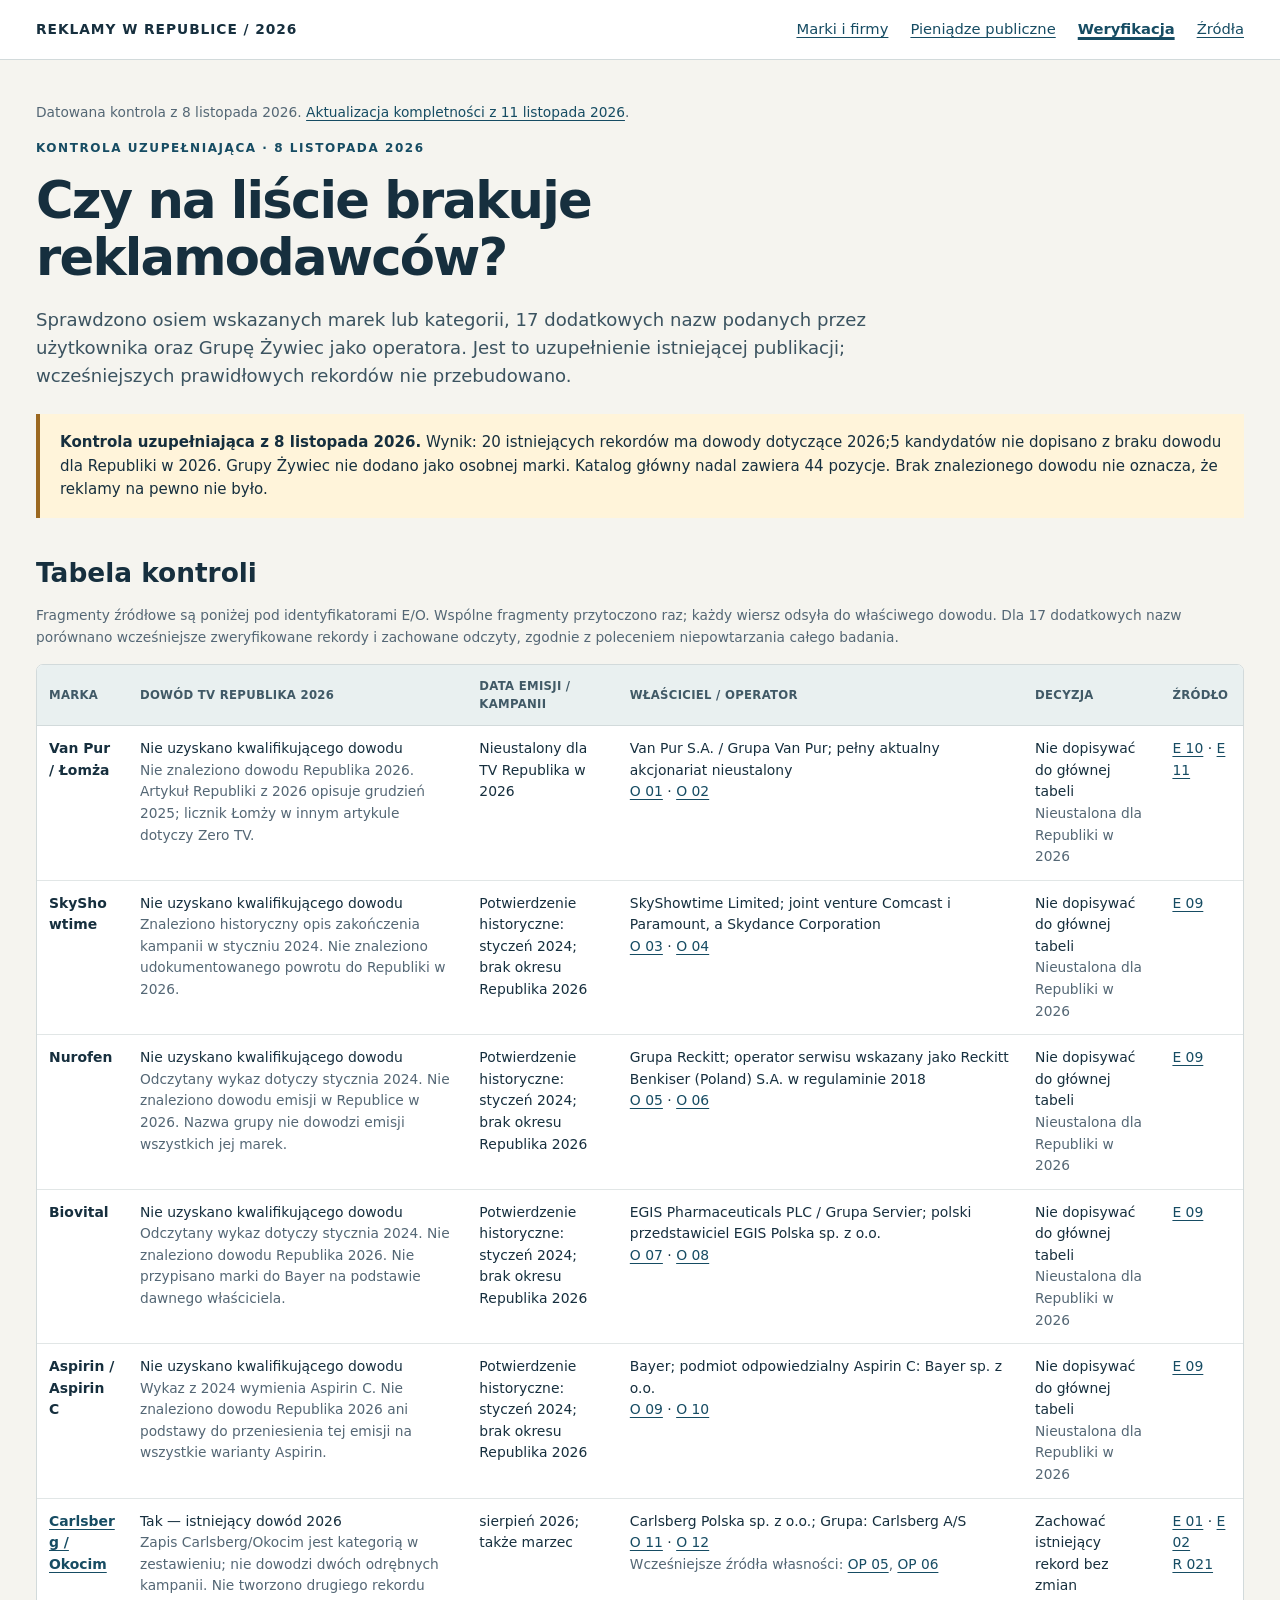
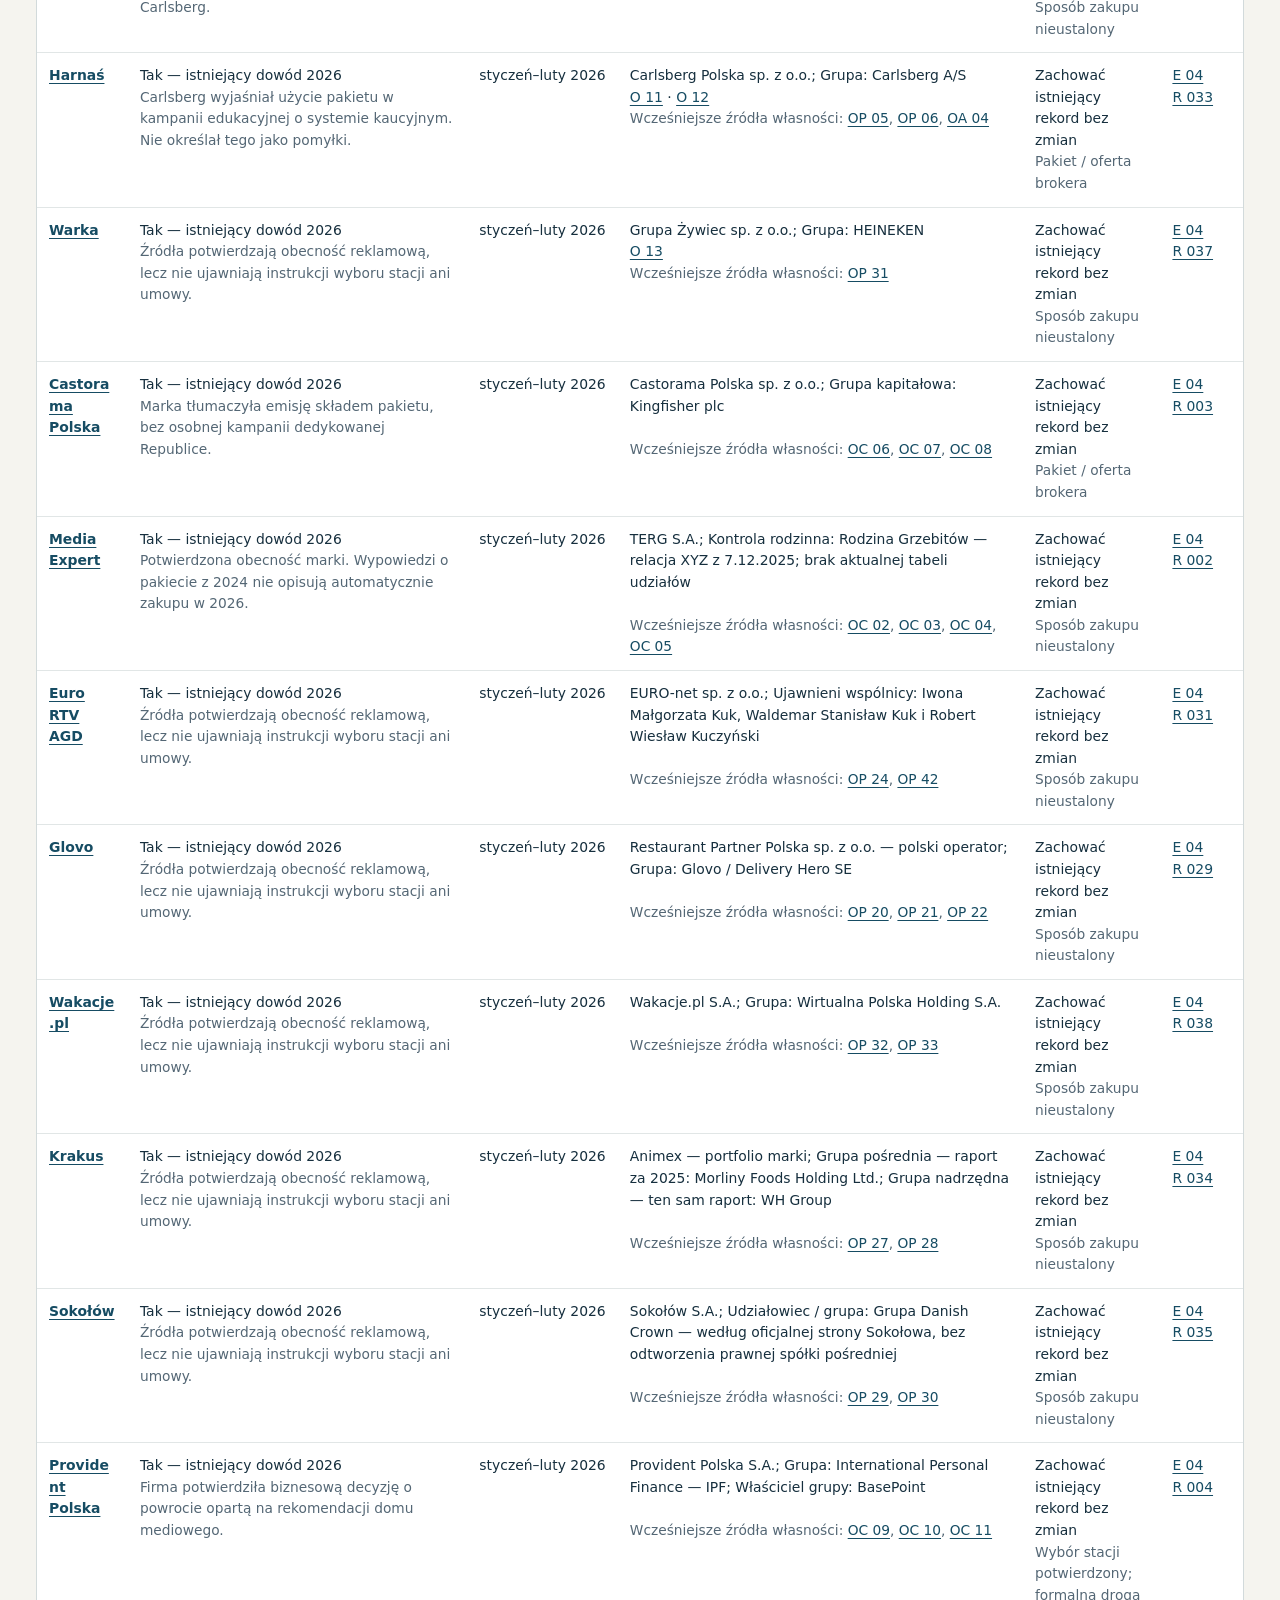
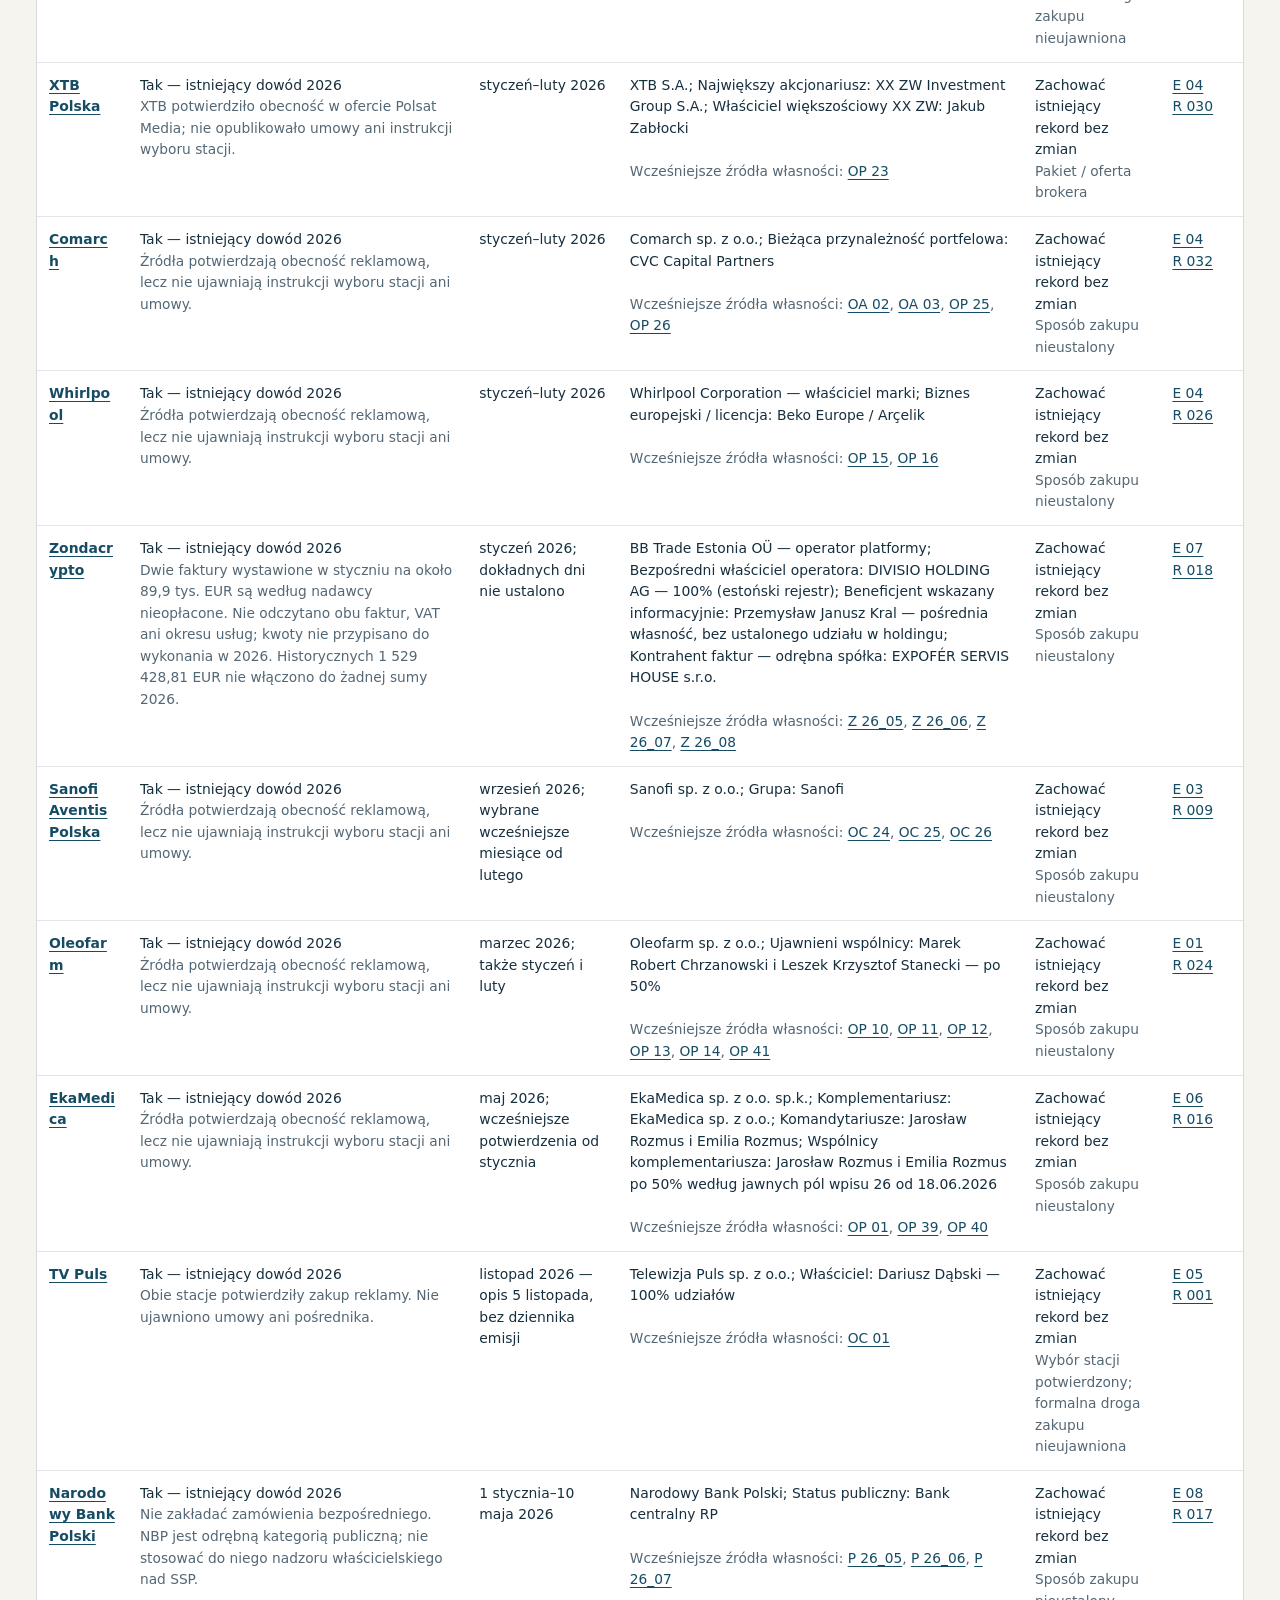
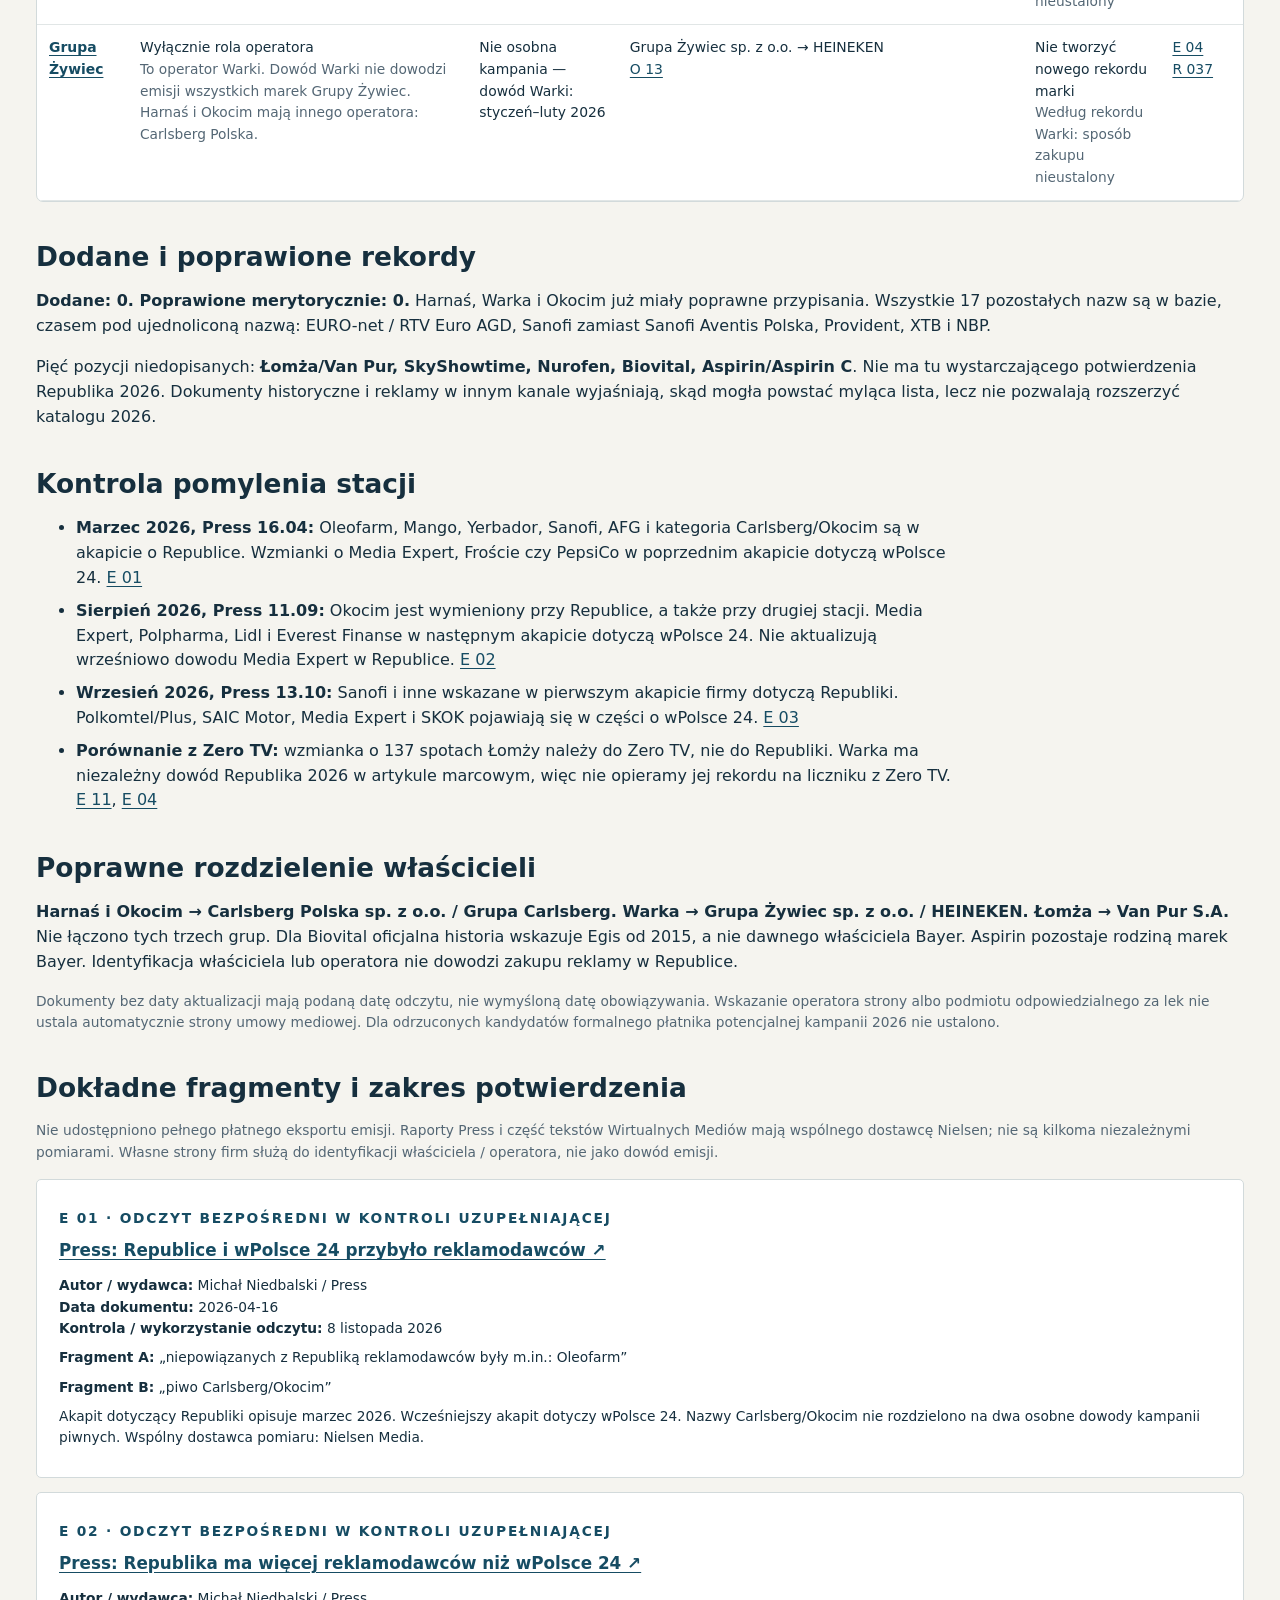
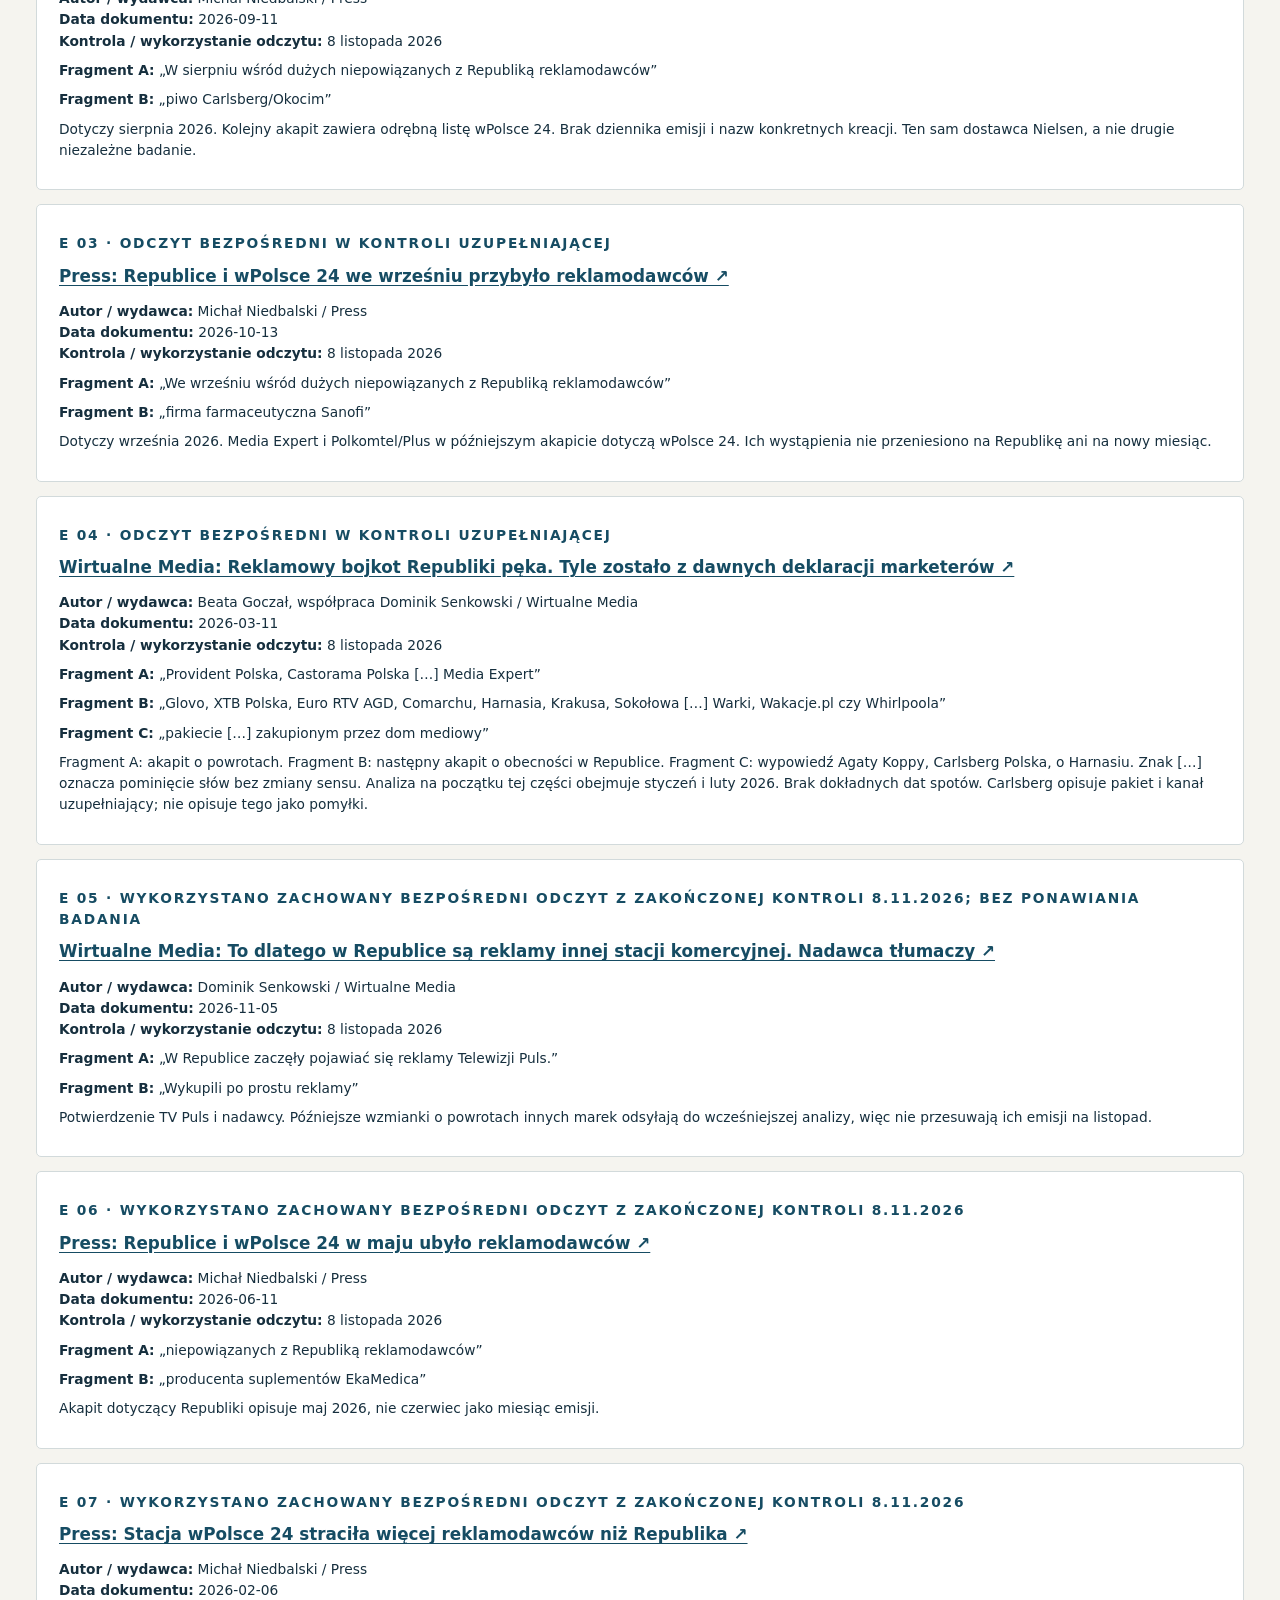
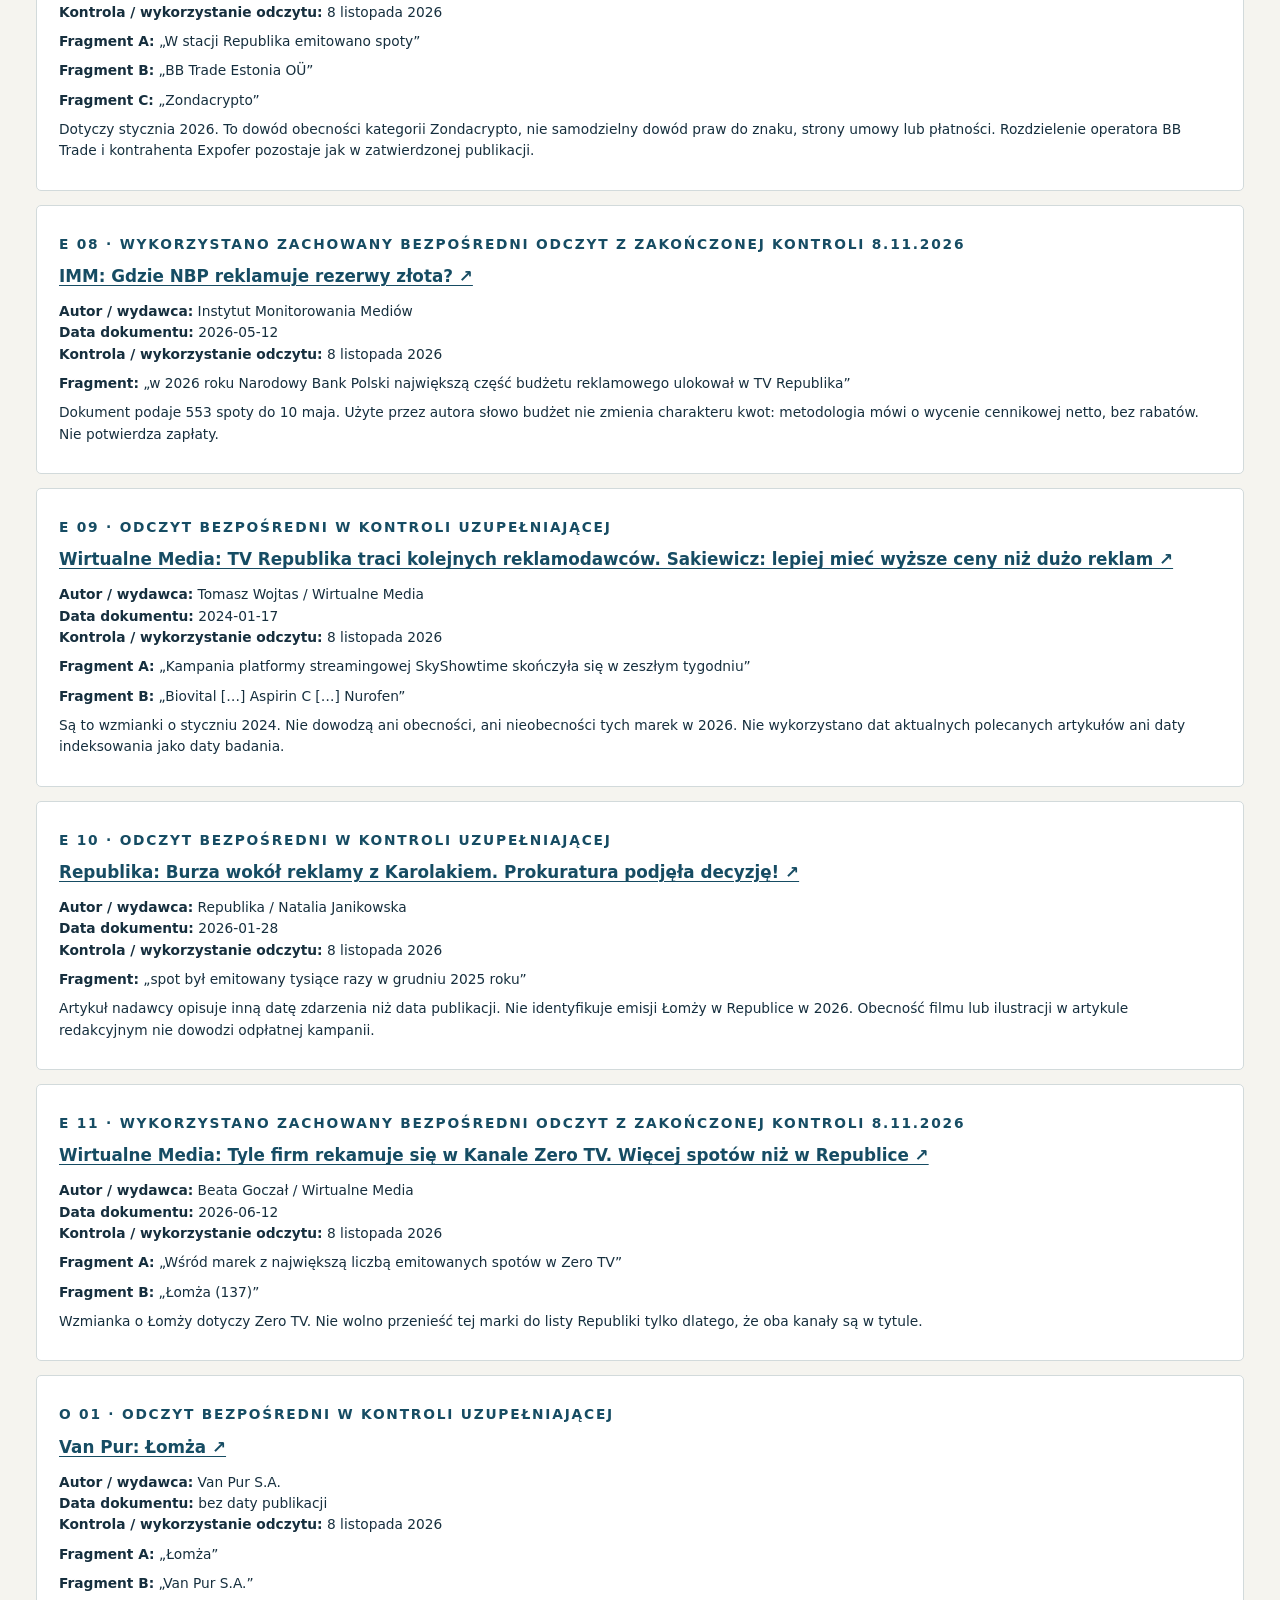
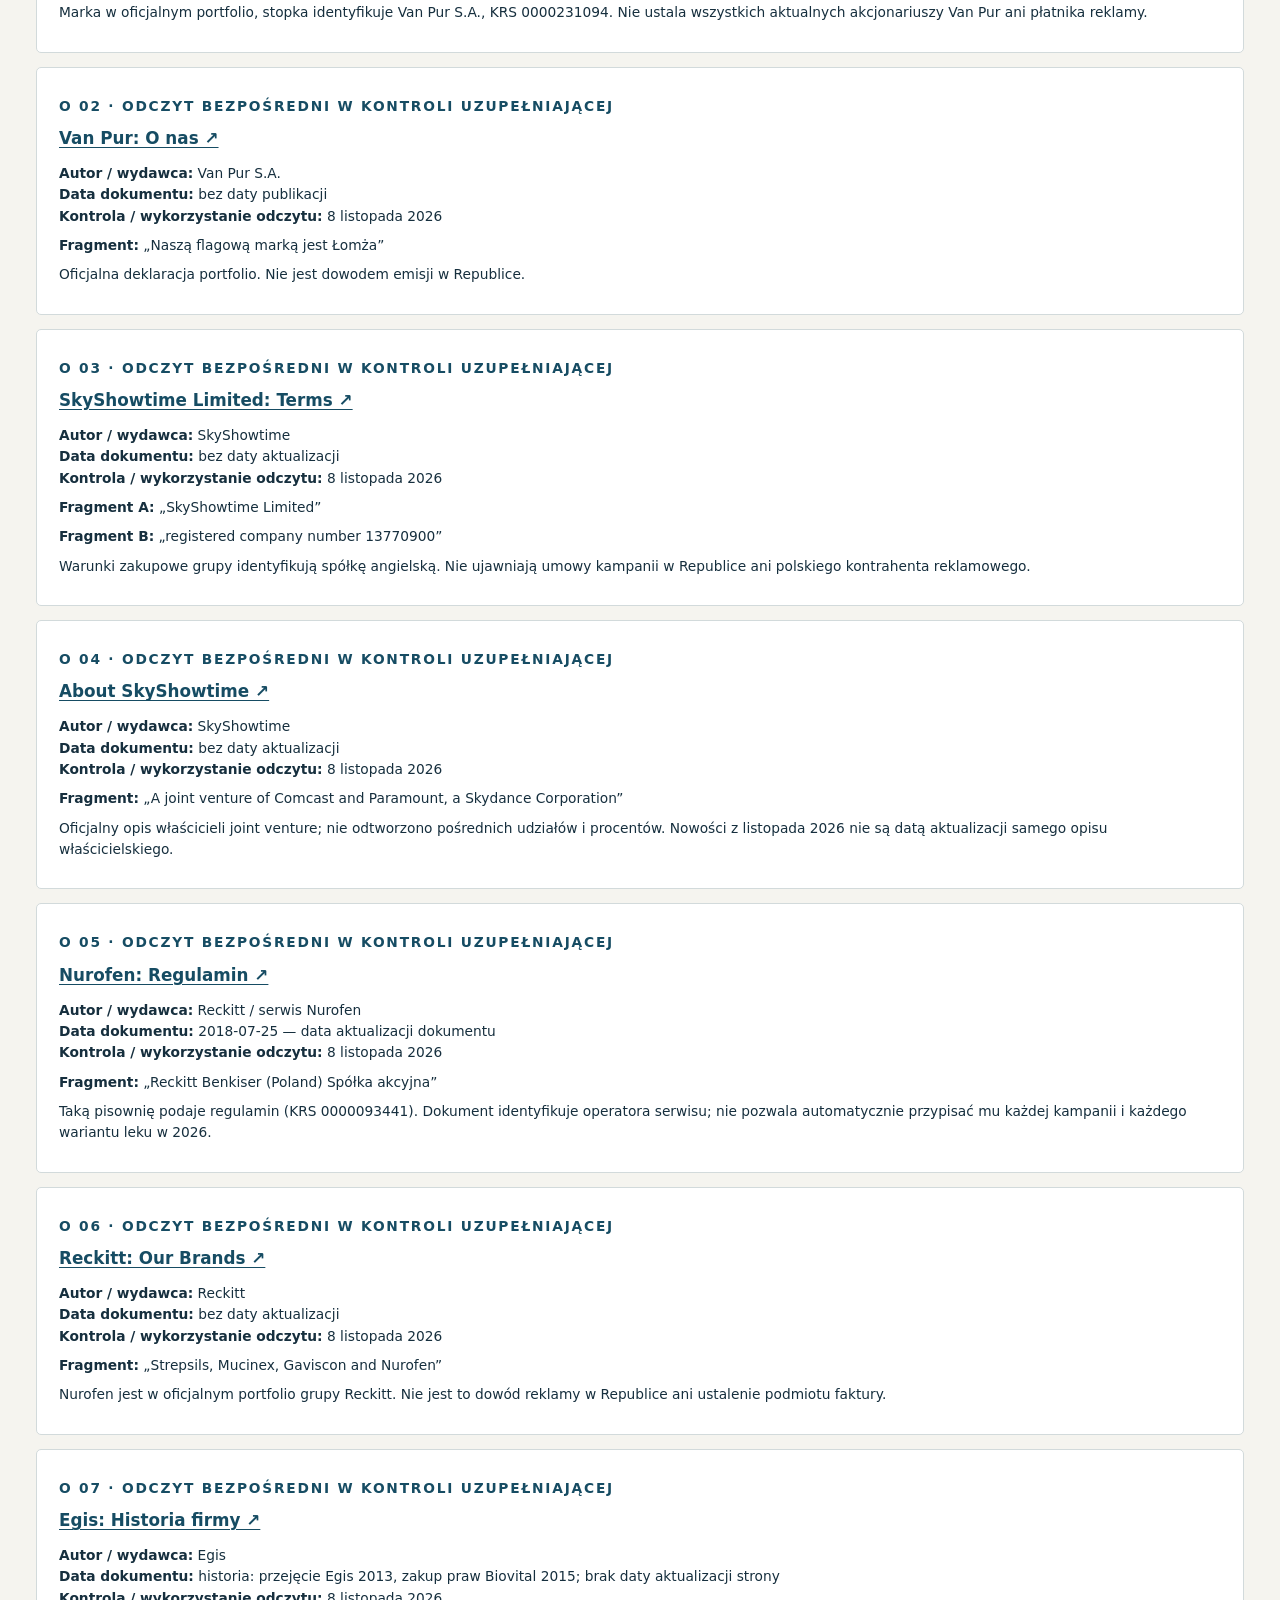
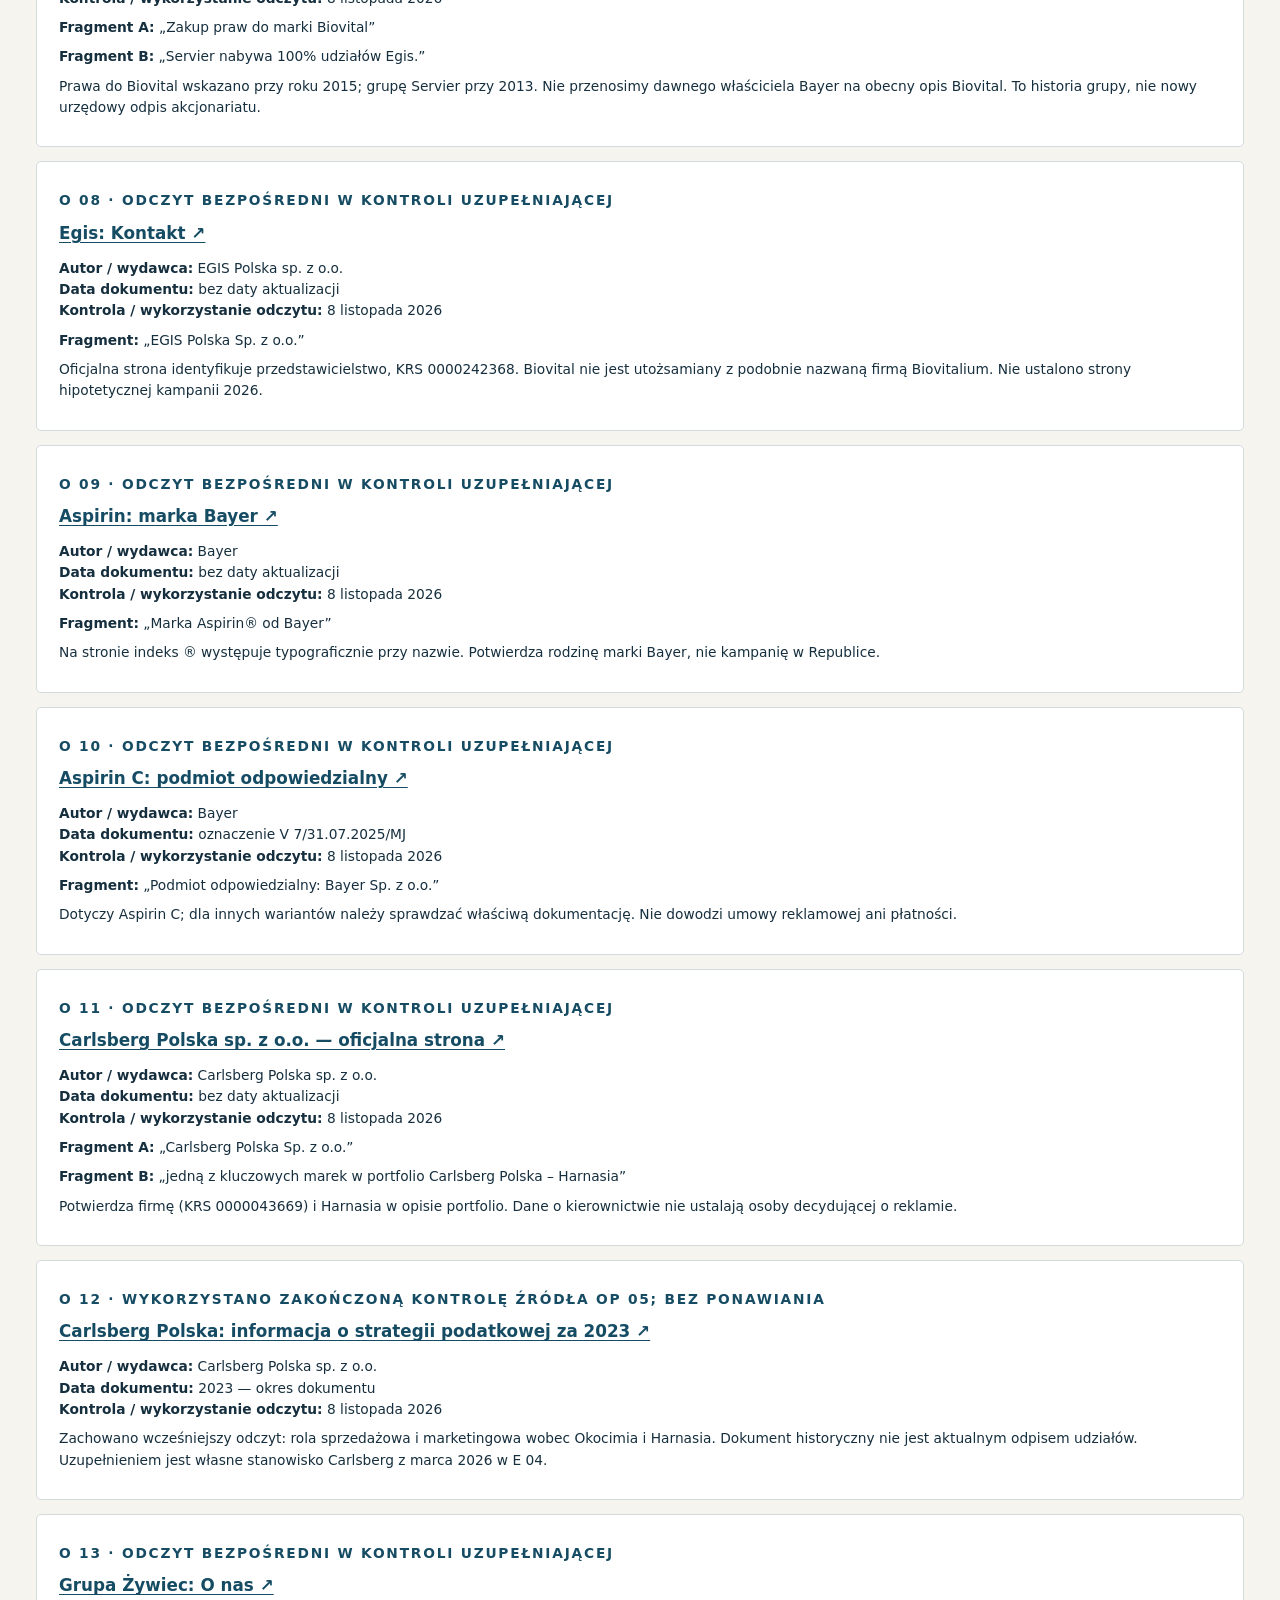
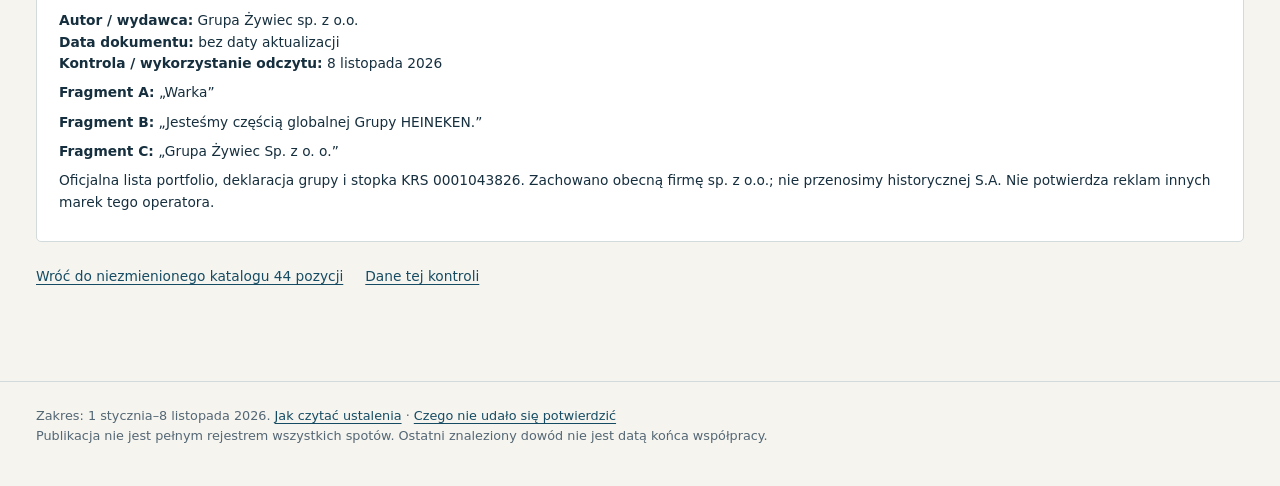
<file: tv-republika-2026/kontrola-uzupelniajaca.html>
<!doctype html><html lang="pl"><head><meta charset="utf-8"><meta name="viewport" content="width=device-width,initial-scale=1"><title>Kontrola brakujących reklamodawców | Republika 2026</title><link rel="icon" href="assets/favicon.svg"><link rel="stylesheet" href="assets/site.css"></head><body><a class="skip" href="#main">Przejdź do treści</a><header class="site"><div><a class="wordmark" href="index.html">REKLAMY W REPUBLICE / 2026</a><nav aria-label="Główna nawigacja"><a href="index.html">Marki i firmy</a><a href="pieniadze-publiczne.html">Pieniądze publiczne</a><a href="weryfikacja.html" aria-current="page">Weryfikacja</a><a href="zrodla.html">Źródła</a></nav></div></header><main id="main"><p class="fine">Datowana kontrola z 8 listopada 2026. <a href="kontrola-kompletnosci.html">Aktualizacja kompletności z 11 listopada 2026</a>.</p><p class="eyebrow">Kontrola uzupełniająca · 8 listopada 2026</p><h1>Czy na liście brakuje reklamodawców?</h1><p class="lead">Sprawdzono osiem wskazanych marek lub kategorii, 17 dodatkowych nazw podanych przez użytkownika oraz Grupę Żywiec jako operatora. Jest to uzupełnienie istniejącej publikacji; wcześniejszych prawidłowych rekordów nie przebudowano.</p><div class="notice"><b>Kontrola uzupełniająca z 8 listopada 2026.</b> Wynik: 20 istniejących rekordów ma dowody dotyczące 2026;5 kandydatów nie dopisano z braku dowodu dla Republiki w 2026. Grupy Żywiec nie dodano jako osobnej marki. Katalog główny nadal zawiera 44 pozycje. Brak znalezionego dowodu nie oznacza, że reklamy na pewno nie było.</div><h2>Tabela kontroli</h2><p class="fine">Fragmenty źródłowe są poniżej pod identyfikatorami E/O. Wspólne fragmenty przytoczono raz; każdy wiersz odsyła do właściwego dowodu. Dla 17 dodatkowych nazw porównano wcześniejsze zweryfikowane rekordy i zachowane odczyty, zgodnie z poleceniem niepowtarzania całego badania.</p><div class="table-frame"><table class="simple"><thead><tr><th scope="col">MARKA</th><th scope="col">DOWÓD TV REPUBLIKA 2026</th><th scope="col">DATA EMISJI / KAMPANII</th><th scope="col">WŁAŚCICIEL / OPERATOR</th><th scope="col">DECYZJA</th><th scope="col">ŹRÓDŁO</th></tr></thead><tbody><tr><td>Van Pur / Łomża</td><td>Nie uzyskano kwalifikującego dowodu<br><span class="fine">Nie znaleziono dowodu Republika 2026. Artykuł Republiki z 2026 opisuje grudzień 2025; licznik Łomży w innym artykule dotyczy Zero TV.</span></td><td>Nieustalony dla TV Republika w 2026</td><td>Van Pur S.A. / Grupa Van Pur; pełny aktualny akcjonariat nieustalony<br><a href="#O01">O 01</a> · <a href="#O02">O 02</a></td><td>Nie dopisywać do głównej tabeli<br><span class="fine">Nieustalona dla Republiki w 2026</span></td><td><a href="#E10">E 10</a> · <a href="#E11">E 11</a></td></tr><tr><td>SkyShowtime</td><td>Nie uzyskano kwalifikującego dowodu<br><span class="fine">Znaleziono historyczny opis zakończenia kampanii w styczniu 2024. Nie znaleziono udokumentowanego powrotu do Republiki w 2026.</span></td><td>Potwierdzenie historyczne: styczeń 2024; brak okresu Republika 2026</td><td>SkyShowtime Limited; joint venture Comcast i Paramount, a Skydance Corporation<br><a href="#O03">O 03</a> · <a href="#O04">O 04</a></td><td>Nie dopisywać do głównej tabeli<br><span class="fine">Nieustalona dla Republiki w 2026</span></td><td><a href="#E09">E 09</a></td></tr><tr><td>Nurofen</td><td>Nie uzyskano kwalifikującego dowodu<br><span class="fine">Odczytany wykaz dotyczy stycznia 2024. Nie znaleziono dowodu emisji w Republice w 2026. Nazwa grupy nie dowodzi emisji wszystkich jej marek.</span></td><td>Potwierdzenie historyczne: styczeń 2024; brak okresu Republika 2026</td><td>Grupa Reckitt; operator serwisu wskazany jako Reckitt Benkiser (Poland) S.A. w regulaminie 2018<br><a href="#O05">O 05</a> · <a href="#O06">O 06</a></td><td>Nie dopisywać do głównej tabeli<br><span class="fine">Nieustalona dla Republiki w 2026</span></td><td><a href="#E09">E 09</a></td></tr><tr><td>Biovital</td><td>Nie uzyskano kwalifikującego dowodu<br><span class="fine">Odczytany wykaz dotyczy stycznia 2024. Nie znaleziono dowodu Republika 2026. Nie przypisano marki do Bayer na podstawie dawnego właściciela.</span></td><td>Potwierdzenie historyczne: styczeń 2024; brak okresu Republika 2026</td><td>EGIS Pharmaceuticals PLC / Grupa Servier; polski przedstawiciel EGIS Polska sp. z o.o.<br><a href="#O07">O 07</a> · <a href="#O08">O 08</a></td><td>Nie dopisywać do głównej tabeli<br><span class="fine">Nieustalona dla Republiki w 2026</span></td><td><a href="#E09">E 09</a></td></tr><tr><td>Aspirin / Aspirin C</td><td>Nie uzyskano kwalifikującego dowodu<br><span class="fine">Wykaz z 2024 wymienia Aspirin C. Nie znaleziono dowodu Republika 2026 ani podstawy do przeniesienia tej emisji na wszystkie warianty Aspirin.</span></td><td>Potwierdzenie historyczne: styczeń 2024; brak okresu Republika 2026</td><td>Bayer; podmiot odpowiedzialny Aspirin C: Bayer sp. z o.o.<br><a href="#O09">O 09</a> · <a href="#O10">O 10</a></td><td>Nie dopisywać do głównej tabeli<br><span class="fine">Nieustalona dla Republiki w 2026</span></td><td><a href="#E09">E 09</a></td></tr><tr><td><a href="index.html#R021">Carlsberg / Okocim</a></td><td>Tak — istniejący dowód 2026<br><span class="fine">Zapis Carlsberg/Okocim jest kategorią w zestawieniu; nie dowodzi dwóch odrębnych kampanii. Nie tworzono drugiego rekordu Carlsberg.</span></td><td>sierpień 2026; także marzec</td><td>Carlsberg Polska sp. z o.o.; Grupa: Carlsberg A/S<br><a href="#O11">O 11</a> · <a href="#O12">O 12</a><br><span class="fine">Wcześniejsze źródła własności: <a href="zrodla.html#OP05">OP 05</a>, <a href="zrodla.html#OP06">OP 06</a></span></td><td>Zachować istniejący rekord bez zmian<br><span class="fine">Sposób zakupu nieustalony</span></td><td><a href="#E01">E 01</a> · <a href="#E02">E 02</a><br><a href="index.html#R021">R 021</a></td></tr><tr><td><a href="index.html#R033">Harnaś</a></td><td>Tak — istniejący dowód 2026<br><span class="fine">Carlsberg wyjaśniał użycie pakietu w kampanii edukacyjnej o systemie kaucyjnym. Nie określał tego jako pomyłki.</span></td><td>styczeń–luty 2026</td><td>Carlsberg Polska sp. z o.o.; Grupa: Carlsberg A/S<br><a href="#O11">O 11</a> · <a href="#O12">O 12</a><br><span class="fine">Wcześniejsze źródła własności: <a href="zrodla.html#OP05">OP 05</a>, <a href="zrodla.html#OP06">OP 06</a>, <a href="zrodla.html#OA04">OA 04</a></span></td><td>Zachować istniejący rekord bez zmian<br><span class="fine">Pakiet / oferta brokera</span></td><td><a href="#E04">E 04</a><br><a href="index.html#R033">R 033</a></td></tr><tr><td><a href="index.html#R037">Warka</a></td><td>Tak — istniejący dowód 2026<br><span class="fine">Źródła potwierdzają obecność reklamową, lecz nie ujawniają instrukcji wyboru stacji ani umowy.</span></td><td>styczeń–luty 2026</td><td>Grupa Żywiec sp. z o.o.; Grupa: HEINEKEN<br><a href="#O13">O 13</a><br><span class="fine">Wcześniejsze źródła własności: <a href="zrodla.html#OP31">OP 31</a></span></td><td>Zachować istniejący rekord bez zmian<br><span class="fine">Sposób zakupu nieustalony</span></td><td><a href="#E04">E 04</a><br><a href="index.html#R037">R 037</a></td></tr><tr><td><a href="index.html#R003">Castorama Polska</a></td><td>Tak — istniejący dowód 2026<br><span class="fine">Marka tłumaczyła emisję składem pakietu, bez osobnej kampanii dedykowanej Republice.</span></td><td>styczeń–luty 2026</td><td>Castorama Polska sp. z o.o.; Grupa kapitałowa: Kingfisher plc<br><br><span class="fine">Wcześniejsze źródła własności: <a href="zrodla.html#OC06">OC 06</a>, <a href="zrodla.html#OC07">OC 07</a>, <a href="zrodla.html#OC08">OC 08</a></span></td><td>Zachować istniejący rekord bez zmian<br><span class="fine">Pakiet / oferta brokera</span></td><td><a href="#E04">E 04</a><br><a href="index.html#R003">R 003</a></td></tr><tr><td><a href="index.html#R002">Media Expert</a></td><td>Tak — istniejący dowód 2026<br><span class="fine">Potwierdzona obecność marki. Wypowiedzi o pakiecie z 2024 nie opisują automatycznie zakupu w 2026.</span></td><td>styczeń–luty 2026</td><td>TERG S.A.; Kontrola rodzinna: Rodzina Grzebitów — relacja XYZ z 7.12.2025; brak aktualnej tabeli udziałów<br><br><span class="fine">Wcześniejsze źródła własności: <a href="zrodla.html#OC02">OC 02</a>, <a href="zrodla.html#OC03">OC 03</a>, <a href="zrodla.html#OC04">OC 04</a>, <a href="zrodla.html#OC05">OC 05</a></span></td><td>Zachować istniejący rekord bez zmian<br><span class="fine">Sposób zakupu nieustalony</span></td><td><a href="#E04">E 04</a><br><a href="index.html#R002">R 002</a></td></tr><tr><td><a href="index.html#R031">Euro RTV AGD</a></td><td>Tak — istniejący dowód 2026<br><span class="fine">Źródła potwierdzają obecność reklamową, lecz nie ujawniają instrukcji wyboru stacji ani umowy.</span></td><td>styczeń–luty 2026</td><td>EURO-net sp. z o.o.; Ujawnieni wspólnicy: Iwona Małgorzata Kuk, Waldemar Stanisław Kuk i Robert Wiesław Kuczyński<br><br><span class="fine">Wcześniejsze źródła własności: <a href="zrodla.html#OP24">OP 24</a>, <a href="zrodla.html#OP42">OP 42</a></span></td><td>Zachować istniejący rekord bez zmian<br><span class="fine">Sposób zakupu nieustalony</span></td><td><a href="#E04">E 04</a><br><a href="index.html#R031">R 031</a></td></tr><tr><td><a href="index.html#R029">Glovo</a></td><td>Tak — istniejący dowód 2026<br><span class="fine">Źródła potwierdzają obecność reklamową, lecz nie ujawniają instrukcji wyboru stacji ani umowy.</span></td><td>styczeń–luty 2026</td><td>Restaurant Partner Polska sp. z o.o. — polski operator; Grupa: Glovo / Delivery Hero SE<br><br><span class="fine">Wcześniejsze źródła własności: <a href="zrodla.html#OP20">OP 20</a>, <a href="zrodla.html#OP21">OP 21</a>, <a href="zrodla.html#OP22">OP 22</a></span></td><td>Zachować istniejący rekord bez zmian<br><span class="fine">Sposób zakupu nieustalony</span></td><td><a href="#E04">E 04</a><br><a href="index.html#R029">R 029</a></td></tr><tr><td><a href="index.html#R038">Wakacje.pl</a></td><td>Tak — istniejący dowód 2026<br><span class="fine">Źródła potwierdzają obecność reklamową, lecz nie ujawniają instrukcji wyboru stacji ani umowy.</span></td><td>styczeń–luty 2026</td><td>Wakacje.pl S.A.; Grupa: Wirtualna Polska Holding S.A.<br><br><span class="fine">Wcześniejsze źródła własności: <a href="zrodla.html#OP32">OP 32</a>, <a href="zrodla.html#OP33">OP 33</a></span></td><td>Zachować istniejący rekord bez zmian<br><span class="fine">Sposób zakupu nieustalony</span></td><td><a href="#E04">E 04</a><br><a href="index.html#R038">R 038</a></td></tr><tr><td><a href="index.html#R034">Krakus</a></td><td>Tak — istniejący dowód 2026<br><span class="fine">Źródła potwierdzają obecność reklamową, lecz nie ujawniają instrukcji wyboru stacji ani umowy.</span></td><td>styczeń–luty 2026</td><td>Animex — portfolio marki; Grupa pośrednia — raport za 2025: Morliny Foods Holding Ltd.; Grupa nadrzędna — ten sam raport: WH Group<br><br><span class="fine">Wcześniejsze źródła własności: <a href="zrodla.html#OP27">OP 27</a>, <a href="zrodla.html#OP28">OP 28</a></span></td><td>Zachować istniejący rekord bez zmian<br><span class="fine">Sposób zakupu nieustalony</span></td><td><a href="#E04">E 04</a><br><a href="index.html#R034">R 034</a></td></tr><tr><td><a href="index.html#R035">Sokołów</a></td><td>Tak — istniejący dowód 2026<br><span class="fine">Źródła potwierdzają obecność reklamową, lecz nie ujawniają instrukcji wyboru stacji ani umowy.</span></td><td>styczeń–luty 2026</td><td>Sokołów S.A.; Udziałowiec / grupa: Grupa Danish Crown — według oficjalnej strony Sokołowa, bez odtworzenia prawnej spółki pośredniej<br><br><span class="fine">Wcześniejsze źródła własności: <a href="zrodla.html#OP29">OP 29</a>, <a href="zrodla.html#OP30">OP 30</a></span></td><td>Zachować istniejący rekord bez zmian<br><span class="fine">Sposób zakupu nieustalony</span></td><td><a href="#E04">E 04</a><br><a href="index.html#R035">R 035</a></td></tr><tr><td><a href="index.html#R004">Provident Polska</a></td><td>Tak — istniejący dowód 2026<br><span class="fine">Firma potwierdziła biznesową decyzję o powrocie opartą na rekomendacji domu mediowego.</span></td><td>styczeń–luty 2026</td><td>Provident Polska S.A.; Grupa: International Personal Finance — IPF; Właściciel grupy: BasePoint<br><br><span class="fine">Wcześniejsze źródła własności: <a href="zrodla.html#OC09">OC 09</a>, <a href="zrodla.html#OC10">OC 10</a>, <a href="zrodla.html#OC11">OC 11</a></span></td><td>Zachować istniejący rekord bez zmian<br><span class="fine">Wybór stacji potwierdzony; formalna droga zakupu nieujawniona</span></td><td><a href="#E04">E 04</a><br><a href="index.html#R004">R 004</a></td></tr><tr><td><a href="index.html#R030">XTB Polska</a></td><td>Tak — istniejący dowód 2026<br><span class="fine">XTB potwierdziło obecność w ofercie Polsat Media; nie opublikowało umowy ani instrukcji wyboru stacji.</span></td><td>styczeń–luty 2026</td><td>XTB S.A.; Największy akcjonariusz: XX ZW Investment Group S.A.; Właściciel większościowy XX ZW: Jakub Zabłocki<br><br><span class="fine">Wcześniejsze źródła własności: <a href="zrodla.html#OP23">OP 23</a></span></td><td>Zachować istniejący rekord bez zmian<br><span class="fine">Pakiet / oferta brokera</span></td><td><a href="#E04">E 04</a><br><a href="index.html#R030">R 030</a></td></tr><tr><td><a href="index.html#R032">Comarch</a></td><td>Tak — istniejący dowód 2026<br><span class="fine">Źródła potwierdzają obecność reklamową, lecz nie ujawniają instrukcji wyboru stacji ani umowy.</span></td><td>styczeń–luty 2026</td><td>Comarch sp. z o.o.; Bieżąca przynależność portfelowa: CVC Capital Partners<br><br><span class="fine">Wcześniejsze źródła własności: <a href="zrodla.html#OA02">OA 02</a>, <a href="zrodla.html#OA03">OA 03</a>, <a href="zrodla.html#OP25">OP 25</a>, <a href="zrodla.html#OP26">OP 26</a></span></td><td>Zachować istniejący rekord bez zmian<br><span class="fine">Sposób zakupu nieustalony</span></td><td><a href="#E04">E 04</a><br><a href="index.html#R032">R 032</a></td></tr><tr><td><a href="index.html#R026">Whirlpool</a></td><td>Tak — istniejący dowód 2026<br><span class="fine">Źródła potwierdzają obecność reklamową, lecz nie ujawniają instrukcji wyboru stacji ani umowy.</span></td><td>styczeń–luty 2026</td><td>Whirlpool Corporation — właściciel marki; Biznes europejski / licencja: Beko Europe / Arçelik<br><br><span class="fine">Wcześniejsze źródła własności: <a href="zrodla.html#OP15">OP 15</a>, <a href="zrodla.html#OP16">OP 16</a></span></td><td>Zachować istniejący rekord bez zmian<br><span class="fine">Sposób zakupu nieustalony</span></td><td><a href="#E04">E 04</a><br><a href="index.html#R026">R 026</a></td></tr><tr><td><a href="index.html#R018">Zondacrypto</a></td><td>Tak — istniejący dowód 2026<br><span class="fine">Dwie faktury wystawione w styczniu na około 89,9 tys. EUR są według nadawcy nieopłacone. Nie odczytano obu faktur, VAT ani okresu usług; kwoty nie przypisano do wykonania w 2026. Historycznych 1 529 428,81 EUR nie włączono do żadnej sumy 2026.</span></td><td>styczeń 2026; dokładnych dni nie ustalono</td><td>BB Trade Estonia OÜ — operator platformy; Bezpośredni właściciel operatora: DIVISIO HOLDING AG — 100% (estoński rejestr); Beneficjent wskazany informacyjnie: Przemysław Janusz Kral — pośrednia własność, bez ustalonego udziału w holdingu; Kontrahent faktur — odrębna spółka: EXPOFÉR SERVIS HOUSE s.r.o.<br><br><span class="fine">Wcześniejsze źródła własności: <a href="zrodla.html#Z26_05">Z 26_05</a>, <a href="zrodla.html#Z26_06">Z 26_06</a>, <a href="zrodla.html#Z26_07">Z 26_07</a>, <a href="zrodla.html#Z26_08">Z 26_08</a></span></td><td>Zachować istniejący rekord bez zmian<br><span class="fine">Sposób zakupu nieustalony</span></td><td><a href="#E07">E 07</a><br><a href="index.html#R018">R 018</a></td></tr><tr><td><a href="index.html#R009">Sanofi Aventis Polska</a></td><td>Tak — istniejący dowód 2026<br><span class="fine">Źródła potwierdzają obecność reklamową, lecz nie ujawniają instrukcji wyboru stacji ani umowy.</span></td><td>wrzesień 2026; wybrane wcześniejsze miesiące od lutego</td><td>Sanofi sp. z o.o.; Grupa: Sanofi<br><br><span class="fine">Wcześniejsze źródła własności: <a href="zrodla.html#OC24">OC 24</a>, <a href="zrodla.html#OC25">OC 25</a>, <a href="zrodla.html#OC26">OC 26</a></span></td><td>Zachować istniejący rekord bez zmian<br><span class="fine">Sposób zakupu nieustalony</span></td><td><a href="#E03">E 03</a><br><a href="index.html#R009">R 009</a></td></tr><tr><td><a href="index.html#R024">Oleofarm</a></td><td>Tak — istniejący dowód 2026<br><span class="fine">Źródła potwierdzają obecność reklamową, lecz nie ujawniają instrukcji wyboru stacji ani umowy.</span></td><td>marzec 2026; także styczeń i luty</td><td>Oleofarm sp. z o.o.; Ujawnieni wspólnicy: Marek Robert Chrzanowski i Leszek Krzysztof Stanecki — po 50%<br><br><span class="fine">Wcześniejsze źródła własności: <a href="zrodla.html#OP10">OP 10</a>, <a href="zrodla.html#OP11">OP 11</a>, <a href="zrodla.html#OP12">OP 12</a>, <a href="zrodla.html#OP13">OP 13</a>, <a href="zrodla.html#OP14">OP 14</a>, <a href="zrodla.html#OP41">OP 41</a></span></td><td>Zachować istniejący rekord bez zmian<br><span class="fine">Sposób zakupu nieustalony</span></td><td><a href="#E01">E 01</a><br><a href="index.html#R024">R 024</a></td></tr><tr><td><a href="index.html#R016">EkaMedica</a></td><td>Tak — istniejący dowód 2026<br><span class="fine">Źródła potwierdzają obecność reklamową, lecz nie ujawniają instrukcji wyboru stacji ani umowy.</span></td><td>maj 2026; wcześniejsze potwierdzenia od stycznia</td><td>EkaMedica sp. z o.o. sp.k.; Komplementariusz: EkaMedica sp. z o.o.; Komandytariusze: Jarosław Rozmus i Emilia Rozmus; Wspólnicy komplementariusza: Jarosław Rozmus i Emilia Rozmus po 50% według jawnych pól wpisu 26 od 18.06.2026<br><br><span class="fine">Wcześniejsze źródła własności: <a href="zrodla.html#OP01">OP 01</a>, <a href="zrodla.html#OP39">OP 39</a>, <a href="zrodla.html#OP40">OP 40</a></span></td><td>Zachować istniejący rekord bez zmian<br><span class="fine">Sposób zakupu nieustalony</span></td><td><a href="#E06">E 06</a><br><a href="index.html#R016">R 016</a></td></tr><tr><td><a href="index.html#R001">TV Puls</a></td><td>Tak — istniejący dowód 2026<br><span class="fine">Obie stacje potwierdziły zakup reklamy. Nie ujawniono umowy ani pośrednika.</span></td><td>listopad 2026 — opis 5 listopada, bez dziennika emisji</td><td>Telewizja Puls sp. z o.o.; Właściciel: Dariusz Dąbski — 100% udziałów<br><br><span class="fine">Wcześniejsze źródła własności: <a href="zrodla.html#OC01">OC 01</a></span></td><td>Zachować istniejący rekord bez zmian<br><span class="fine">Wybór stacji potwierdzony; formalna droga zakupu nieujawniona</span></td><td><a href="#E05">E 05</a><br><a href="index.html#R001">R 001</a></td></tr><tr><td><a href="index.html#R017">Narodowy Bank Polski</a></td><td>Tak — istniejący dowód 2026<br><span class="fine">Nie zakładać zamówienia bezpośredniego. NBP jest odrębną kategorią publiczną; nie stosować do niego nadzoru właścicielskiego nad SSP.</span></td><td>1 stycznia–10 maja 2026</td><td>Narodowy Bank Polski; Status publiczny: Bank centralny RP<br><br><span class="fine">Wcześniejsze źródła własności: <a href="zrodla.html#P26_05">P 26_05</a>, <a href="zrodla.html#P26_06">P 26_06</a>, <a href="zrodla.html#P26_07">P 26_07</a></span></td><td>Zachować istniejący rekord bez zmian<br><span class="fine">Sposób zakupu nieustalony</span></td><td><a href="#E08">E 08</a><br><a href="index.html#R017">R 017</a></td></tr><tr><td><a href="index.html#R037">Grupa Żywiec</a></td><td>Wyłącznie rola operatora<br><span class="fine">To operator Warki. Dowód Warki nie dowodzi emisji wszystkich marek Grupy Żywiec. Harnaś i Okocim mają innego operatora: Carlsberg Polska.</span></td><td>Nie osobna kampania — dowód Warki: styczeń–luty 2026</td><td>Grupa Żywiec sp. z o.o. → HEINEKEN<br><a href="#O13">O 13</a></td><td>Nie tworzyć nowego rekordu marki<br><span class="fine">Według rekordu Warki: sposób zakupu nieustalony</span></td><td><a href="#E04">E 04</a><br><a href="index.html#R037">R 037</a></td></tr></tbody></table></div><h2>Dodane i poprawione rekordy</h2><p><b>Dodane: 0. Poprawione merytorycznie: 0.</b> Harnaś, Warka i Okocim już miały poprawne przypisania. Wszystkie 17 pozostałych nazw są w bazie, czasem pod ujednoliconą nazwą: EURO-net / RTV Euro AGD, Sanofi zamiast Sanofi Aventis Polska, Provident, XTB i NBP.</p><p>Pięć pozycji niedopisanych: <b>Łomża/Van Pur, SkyShowtime, Nurofen, Biovital, Aspirin/Aspirin C</b>. Nie ma tu wystarczającego potwierdzenia Republika 2026. Dokumenty historyczne i reklamy w innym kanale wyjaśniają, skąd mogła powstać myląca lista, lecz nie pozwalają rozszerzyć katalogu 2026.</p><h2>Kontrola pomylenia stacji</h2><ul class="body-copy"><li><b>Marzec 2026, Press 16.04:</b> Oleofarm, Mango, Yerbador, Sanofi, AFG i kategoria Carlsberg/Okocim są w akapicie o Republice. Wzmianki o Media Expert, Froście czy PepsiCo w poprzednim akapicie dotyczą wPolsce 24. <a href="#E01">E 01</a></li><li><b>Sierpień 2026, Press 11.09:</b> Okocim jest wymieniony przy Republice, a także przy drugiej stacji. Media Expert, Polpharma, Lidl i Everest Finanse w następnym akapicie dotyczą wPolsce 24. Nie aktualizują wrześniowo dowodu Media Expert w Republice. <a href="#E02">E 02</a></li><li><b>Wrzesień 2026, Press 13.10:</b> Sanofi i inne wskazane w pierwszym akapicie firmy dotyczą Republiki. Polkomtel/Plus, SAIC Motor, Media Expert i SKOK pojawiają się w części o wPolsce 24. <a href="#E03">E 03</a></li><li><b>Porównanie z Zero TV:</b> wzmianka o 137 spotach Łomży należy do Zero TV, nie do Republiki. Warka ma niezależny dowód Republika 2026 w artykule marcowym, więc nie opieramy jej rekordu na liczniku z Zero TV. <a href="#E11">E 11</a>, <a href="#E04">E 04</a></li></ul><h2>Poprawne rozdzielenie właścicieli</h2><p><b>Harnaś i Okocim → Carlsberg Polska sp. z o.o. / Grupa Carlsberg. Warka → Grupa Żywiec sp. z o.o. / HEINEKEN. Łomża → Van Pur S.A.</b> Nie łączono tych trzech grup. Dla Biovital oficjalna historia wskazuje Egis od 2015, a nie dawnego właściciela Bayer. Aspirin pozostaje rodziną marek Bayer. Identyfikacja właściciela lub operatora nie dowodzi zakupu reklamy w Republice.</p><p class="fine">Dokumenty bez daty aktualizacji mają podaną datę odczytu, nie wymyśloną datę obowiązywania. Wskazanie operatora strony albo podmiotu odpowiedzialnego za lek nie ustala automatycznie strony umowy mediowej. Dla odrzuconych kandydatów formalnego płatnika potencjalnej kampanii 2026 nie ustalono.</p><h2>Dokładne fragmenty i zakres potwierdzenia</h2><p class="fine">Nie udostępniono pełnego płatnego eksportu emisji. Raporty Press i część tekstów Wirtualnych Mediów mają wspólnego dostawcę Nielsen; nie są kilkoma niezależnymi pomiarami. Własne strony firm służą do identyfikacji właściciela / operatora, nie jako dowód emisji.</p><div class="stack"><article class="source-item" id="E01"><p class="eyebrow">E 01 · Odczyt bezpośredni w kontroli uzupełniającej</p><h3><a href="https://www.press.pl/tresc/92604,republice-i-wpolsce24-przybylo-reklamodawcow" target="_blank" rel="noopener noreferrer">Press: Republice i wPolsce 24 przybyło reklamodawców ↗</a></h3><p><b>Autor / wydawca:</b> Michał Niedbalski / Press<br><b>Data dokumentu:</b> 2026-04-16<br><b>Kontrola / wykorzystanie odczytu:</b> 8 listopada 2026</p><p><b>Fragment A:</b> <q>niepowiązanych z Republiką reklamodawców były m.in.: Oleofarm</q></p><p><b>Fragment B:</b> <q>piwo Carlsberg/Okocim</q></p><p>Akapit dotyczący Republiki opisuje marzec 2026. Wcześniejszy akapit dotyczy wPolsce 24. Nazwy Carlsberg/Okocim nie rozdzielono na dwa osobne dowody kampanii piwnych. Wspólny dostawca pomiaru: Nielsen Media.</p></article><article class="source-item" id="E02"><p class="eyebrow">E 02 · Odczyt bezpośredni w kontroli uzupełniającej</p><h3><a href="https://www.press.pl/tresc/95006,republika-ma-wiecej-reklamodawcow-niz-wpolsce24" target="_blank" rel="noopener noreferrer">Press: Republika ma więcej reklamodawców niż wPolsce 24 ↗</a></h3><p><b>Autor / wydawca:</b> Michał Niedbalski / Press<br><b>Data dokumentu:</b> 2026-09-11<br><b>Kontrola / wykorzystanie odczytu:</b> 8 listopada 2026</p><p><b>Fragment A:</b> <q>W sierpniu wśród dużych niepowiązanych z Republiką reklamodawców</q></p><p><b>Fragment B:</b> <q>piwo Carlsberg/Okocim</q></p><p>Dotyczy sierpnia 2026. Kolejny akapit zawiera odrębną listę wPolsce 24. Brak dziennika emisji i nazw konkretnych kreacji. Ten sam dostawca Nielsen, a nie drugie niezależne badanie.</p></article><article class="source-item" id="E03"><p class="eyebrow">E 03 · Odczyt bezpośredni w kontroli uzupełniającej</p><h3><a href="https://www.press.pl/tresc/95465,republice-i-wpolsce24-we-wrzesniu-przybylo-reklamodawcow" target="_blank" rel="noopener noreferrer">Press: Republice i wPolsce 24 we wrześniu przybyło reklamodawców ↗</a></h3><p><b>Autor / wydawca:</b> Michał Niedbalski / Press<br><b>Data dokumentu:</b> 2026-10-13<br><b>Kontrola / wykorzystanie odczytu:</b> 8 listopada 2026</p><p><b>Fragment A:</b> <q>We wrześniu wśród dużych niepowiązanych z Republiką reklamodawców</q></p><p><b>Fragment B:</b> <q>firma farmaceutyczna Sanofi</q></p><p>Dotyczy września 2026. Media Expert i Polkomtel/Plus w późniejszym akapicie dotyczą wPolsce 24. Ich wystąpienia nie przeniesiono na Republikę ani na nowy miesiąc.</p></article><article class="source-item" id="E04"><p class="eyebrow">E 04 · Odczyt bezpośredni w kontroli uzupełniającej</p><h3><a href="https://www.wirtualnemedia.pl/reklamowy-bojkot-republiki-peka-tyle-zostalo-z-dawnych-deklaracji-marketerow,7261415221090496a" target="_blank" rel="noopener noreferrer">Wirtualne Media: Reklamowy bojkot Republiki pęka. Tyle zostało z dawnych deklaracji marketerów ↗</a></h3><p><b>Autor / wydawca:</b> Beata Goczał, współpraca Dominik Senkowski / Wirtualne Media<br><b>Data dokumentu:</b> 2026-03-11<br><b>Kontrola / wykorzystanie odczytu:</b> 8 listopada 2026</p><p><b>Fragment A:</b> <q>Provident Polska, Castorama Polska […] Media Expert</q></p><p><b>Fragment B:</b> <q>Glovo, XTB Polska, Euro RTV AGD, Comarchu, Harnasia, Krakusa, Sokołowa […] Warki, Wakacje.pl czy Whirlpoola</q></p><p><b>Fragment C:</b> <q>pakiecie […] zakupionym przez dom mediowy</q></p><p>Fragment A: akapit o powrotach. Fragment B: następny akapit o obecności w Republice. Fragment C: wypowiedź Agaty Koppy, Carlsberg Polska, o Harnasiu. Znak […] oznacza pominięcie słów bez zmiany sensu. Analiza na początku tej części obejmuje styczeń i luty 2026. Brak dokładnych dat spotów. Carlsberg opisuje pakiet i kanał uzupełniający; nie opisuje tego jako pomyłki.</p></article><article class="source-item" id="E05"><p class="eyebrow">E 05 · Wykorzystano zachowany bezpośredni odczyt z zakończonej kontroli 8.11.2026; bez ponawiania badania</p><h3><a href="https://www.wirtualnemedia.pl/telewizja-republika-tomasz-sakiewicz-reklama-tv-puls-reklamodawca-oferta,7347436732725696a" target="_blank" rel="noopener noreferrer">Wirtualne Media: To dlatego w Republice są reklamy innej stacji komercyjnej. Nadawca tłumaczy ↗</a></h3><p><b>Autor / wydawca:</b> Dominik Senkowski / Wirtualne Media<br><b>Data dokumentu:</b> 2026-11-05<br><b>Kontrola / wykorzystanie odczytu:</b> 8 listopada 2026</p><p><b>Fragment A:</b> <q>W Republice zaczęły pojawiać się reklamy Telewizji Puls.</q></p><p><b>Fragment B:</b> <q>Wykupili po prostu reklamy</q></p><p>Potwierdzenie TV Puls i nadawcy. Późniejsze wzmianki o powrotach innych marek odsyłają do wcześniejszej analizy, więc nie przesuwają ich emisji na listopad.</p></article><article class="source-item" id="E06"><p class="eyebrow">E 06 · Wykorzystano zachowany bezpośredni odczyt z zakończonej kontroli 8.11.2026</p><h3><a href="https://www.press.pl/tresc/93515,republice-i-wpolsce24-w-maju-ubylo-reklamodawcow" target="_blank" rel="noopener noreferrer">Press: Republice i wPolsce 24 w maju ubyło reklamodawców ↗</a></h3><p><b>Autor / wydawca:</b> Michał Niedbalski / Press<br><b>Data dokumentu:</b> 2026-06-11<br><b>Kontrola / wykorzystanie odczytu:</b> 8 listopada 2026</p><p><b>Fragment A:</b> <q>niepowiązanych z Republiką reklamodawców</q></p><p><b>Fragment B:</b> <q>producenta suplementów EkaMedica</q></p><p>Akapit dotyczący Republiki opisuje maj 2026, nie czerwiec jako miesiąc emisji.</p></article><article class="source-item" id="E07"><p class="eyebrow">E 07 · Wykorzystano zachowany bezpośredni odczyt z zakończonej kontroli 8.11.2026</p><h3><a href="https://www.press.pl/tresc/91523,stacja-wpolsce24-stracila-wiecej-reklamodawcow-niz-republika" target="_blank" rel="noopener noreferrer">Press: Stacja wPolsce 24 straciła więcej reklamodawców niż Republika ↗</a></h3><p><b>Autor / wydawca:</b> Michał Niedbalski / Press<br><b>Data dokumentu:</b> 2026-02-06<br><b>Kontrola / wykorzystanie odczytu:</b> 8 listopada 2026</p><p><b>Fragment A:</b> <q>W stacji Republika emitowano spoty</q></p><p><b>Fragment B:</b> <q>BB Trade Estonia OÜ</q></p><p><b>Fragment C:</b> <q>Zondacrypto</q></p><p>Dotyczy stycznia 2026. To dowód obecności kategorii Zondacrypto, nie samodzielny dowód praw do znaku, strony umowy lub płatności. Rozdzielenie operatora BB Trade i kontrahenta Expofer pozostaje jak w zatwierdzonej publikacji.</p></article><article class="source-item" id="E08"><p class="eyebrow">E 08 · Wykorzystano zachowany bezpośredni odczyt z zakończonej kontroli 8.11.2026</p><h3><a href="https://www.imm.com.pl/baza-wiedzy/aktualnosci/gdzie-nbp-reklamuje-rezerwy-zlota/" target="_blank" rel="noopener noreferrer">IMM: Gdzie NBP reklamuje rezerwy złota? ↗</a></h3><p><b>Autor / wydawca:</b> Instytut Monitorowania Mediów<br><b>Data dokumentu:</b> 2026-05-12<br><b>Kontrola / wykorzystanie odczytu:</b> 8 listopada 2026</p><p><b>Fragment:</b> <q>w 2026 roku Narodowy Bank Polski największą część budżetu reklamowego ulokował w TV Republika</q></p><p>Dokument podaje 553 spoty do 10 maja. Użyte przez autora słowo budżet nie zmienia charakteru kwot: metodologia mówi o wycenie cennikowej netto, bez rabatów. Nie potwierdza zapłaty.</p></article><article class="source-item" id="E09"><p class="eyebrow">E 09 · Odczyt bezpośredni w kontroli uzupełniającej</p><h3><a href="https://www.wirtualnemedia.pl/tv-republika-reklamy-brak-emisja,7169445585446529a" target="_blank" rel="noopener noreferrer">Wirtualne Media: TV Republika traci kolejnych reklamodawców. Sakiewicz: lepiej mieć wyższe ceny niż dużo reklam ↗</a></h3><p><b>Autor / wydawca:</b> Tomasz Wojtas / Wirtualne Media<br><b>Data dokumentu:</b> 2024-01-17<br><b>Kontrola / wykorzystanie odczytu:</b> 8 listopada 2026</p><p><b>Fragment A:</b> <q>Kampania platformy streamingowej SkyShowtime skończyła się w zeszłym tygodniu</q></p><p><b>Fragment B:</b> <q>Biovital […] Aspirin C […] Nurofen</q></p><p>Są to wzmianki o styczniu 2024. Nie dowodzą ani obecności, ani nieobecności tych marek w 2026. Nie wykorzystano dat aktualnych polecanych artykułów ani daty indeksowania jako daty badania.</p></article><article class="source-item" id="E10"><p class="eyebrow">E 10 · Odczyt bezpośredni w kontroli uzupełniającej</p><h3><a href="https://tvrepublika.pl/Rozrywka/Burza-wokol-reklamy-z-Karolakiem/206658" target="_blank" rel="noopener noreferrer">Republika: Burza wokół reklamy z Karolakiem. Prokuratura podjęła decyzję! ↗</a></h3><p><b>Autor / wydawca:</b> Republika / Natalia Janikowska<br><b>Data dokumentu:</b> 2026-01-28<br><b>Kontrola / wykorzystanie odczytu:</b> 8 listopada 2026</p><p><b>Fragment:</b> <q>spot był emitowany tysiące razy w grudniu 2025 roku</q></p><p>Artykuł nadawcy opisuje inną datę zdarzenia niż data publikacji. Nie identyfikuje emisji Łomży w Republice w 2026. Obecność filmu lub ilustracji w artykule redakcyjnym nie dowodzi odpłatnej kampanii.</p></article><article class="source-item" id="E11"><p class="eyebrow">E 11 · Wykorzystano zachowany bezpośredni odczyt z zakończonej kontroli 8.11.2026</p><h3><a href="https://www.wirtualnemedia.pl/tyle-firm-rekamuje-sie-w-kanale-zero-tv-wiecej-reklam-niz-w-republice,7295741393242144a" target="_blank" rel="noopener noreferrer">Wirtualne Media: Tyle firm rekamuje się w Kanale Zero TV. Więcej spotów niż w Republice ↗</a></h3><p><b>Autor / wydawca:</b> Beata Goczał / Wirtualne Media<br><b>Data dokumentu:</b> 2026-06-12<br><b>Kontrola / wykorzystanie odczytu:</b> 8 listopada 2026</p><p><b>Fragment A:</b> <q>Wśród marek z największą liczbą emitowanych spotów w Zero TV</q></p><p><b>Fragment B:</b> <q>Łomża (137)</q></p><p>Wzmianka o Łomży dotyczy Zero TV. Nie wolno przenieść tej marki do listy Republiki tylko dlatego, że oba kanały są w tytule.</p></article><article class="source-item" id="O01"><p class="eyebrow">O 01 · Odczyt bezpośredni w kontroli uzupełniającej</p><h3><a href="https://vanpur.com.pl/pl/nasze-marki/lomza/40.html" target="_blank" rel="noopener noreferrer">Van Pur: Łomża ↗</a></h3><p><b>Autor / wydawca:</b> Van Pur S.A.<br><b>Data dokumentu:</b> bez daty publikacji<br><b>Kontrola / wykorzystanie odczytu:</b> 8 listopada 2026</p><p><b>Fragment A:</b> <q>Łomża</q></p><p><b>Fragment B:</b> <q>Van Pur S.A.</q></p><p>Marka w oficjalnym portfolio, stopka identyfikuje Van Pur S.A., KRS 0000231094. Nie ustala wszystkich aktualnych akcjonariuszy Van Pur ani płatnika reklamy.</p></article><article class="source-item" id="O02"><p class="eyebrow">O 02 · Odczyt bezpośredni w kontroli uzupełniającej</p><h3><a href="https://vanpur.com.pl/pl/o-nas.html" target="_blank" rel="noopener noreferrer">Van Pur: O nas ↗</a></h3><p><b>Autor / wydawca:</b> Van Pur S.A.<br><b>Data dokumentu:</b> bez daty publikacji<br><b>Kontrola / wykorzystanie odczytu:</b> 8 listopada 2026</p><p><b>Fragment:</b> <q>Naszą flagową marką jest Łomża</q></p><p>Oficjalna deklaracja portfolio. Nie jest dowodem emisji w Republice.</p></article><article class="source-item" id="O03"><p class="eyebrow">O 03 · Odczyt bezpośredni w kontroli uzupełniającej</p><h3><a href="https://corporate.skyshowtime.com/pages/terms/" target="_blank" rel="noopener noreferrer">SkyShowtime Limited: Terms ↗</a></h3><p><b>Autor / wydawca:</b> SkyShowtime<br><b>Data dokumentu:</b> bez daty aktualizacji<br><b>Kontrola / wykorzystanie odczytu:</b> 8 listopada 2026</p><p><b>Fragment A:</b> <q>SkyShowtime Limited</q></p><p><b>Fragment B:</b> <q>registered company number 13770900</q></p><p>Warunki zakupowe grupy identyfikują spółkę angielską. Nie ujawniają umowy kampanii w Republice ani polskiego kontrahenta reklamowego.</p></article><article class="source-item" id="O04"><p class="eyebrow">O 04 · Odczyt bezpośredni w kontroli uzupełniającej</p><h3><a href="https://corporate.skyshowtime.com/about/" target="_blank" rel="noopener noreferrer">About SkyShowtime ↗</a></h3><p><b>Autor / wydawca:</b> SkyShowtime<br><b>Data dokumentu:</b> bez daty aktualizacji<br><b>Kontrola / wykorzystanie odczytu:</b> 8 listopada 2026</p><p><b>Fragment:</b> <q>A joint venture of Comcast and Paramount, a Skydance Corporation</q></p><p>Oficjalny opis właścicieli joint venture; nie odtworzono pośrednich udziałów i procentów. Nowości z listopada 2026 nie są datą aktualizacji samego opisu właścicielskiego.</p></article><article class="source-item" id="O05"><p class="eyebrow">O 05 · Odczyt bezpośredni w kontroli uzupełniającej</p><h3><a href="https://www.nurofen.pl/regulamin/" target="_blank" rel="noopener noreferrer">Nurofen: Regulamin ↗</a></h3><p><b>Autor / wydawca:</b> Reckitt / serwis Nurofen<br><b>Data dokumentu:</b> 2018-07-25 — data aktualizacji dokumentu<br><b>Kontrola / wykorzystanie odczytu:</b> 8 listopada 2026</p><p><b>Fragment:</b> <q>Reckitt Benkiser (Poland) Spółka akcyjna</q></p><p>Taką pisownię podaje regulamin (KRS 0000093441). Dokument identyfikuje operatora serwisu; nie pozwala automatycznie przypisać mu każdej kampanii i każdego wariantu leku w 2026.</p></article><article class="source-item" id="O06"><p class="eyebrow">O 06 · Odczyt bezpośredni w kontroli uzupełniającej</p><h3><a href="https://www.reckitt.com/brands/" target="_blank" rel="noopener noreferrer">Reckitt: Our Brands ↗</a></h3><p><b>Autor / wydawca:</b> Reckitt<br><b>Data dokumentu:</b> bez daty aktualizacji<br><b>Kontrola / wykorzystanie odczytu:</b> 8 listopada 2026</p><p><b>Fragment:</b> <q>Strepsils, Mucinex, Gaviscon and Nurofen</q></p><p>Nurofen jest w oficjalnym portfolio grupy Reckitt. Nie jest to dowód reklamy w Republice ani ustalenie podmiotu faktury.</p></article><article class="source-item" id="O07"><p class="eyebrow">O 07 · Odczyt bezpośredni w kontroli uzupełniającej</p><h3><a href="https://pl.egis.health/rx/historia-firmy" target="_blank" rel="noopener noreferrer">Egis: Historia firmy ↗</a></h3><p><b>Autor / wydawca:</b> Egis<br><b>Data dokumentu:</b> historia: przejęcie Egis 2013, zakup praw Biovital 2015; brak daty aktualizacji strony<br><b>Kontrola / wykorzystanie odczytu:</b> 8 listopada 2026</p><p><b>Fragment A:</b> <q>Zakup praw do marki Biovital</q></p><p><b>Fragment B:</b> <q>Servier nabywa 100% udziałów Egis.</q></p><p>Prawa do Biovital wskazano przy roku 2015; grupę Servier przy 2013. Nie przenosimy dawnego właściciela Bayer na obecny opis Biovital. To historia grupy, nie nowy urzędowy odpis akcjonariatu.</p></article><article class="source-item" id="O08"><p class="eyebrow">O 08 · Odczyt bezpośredni w kontroli uzupełniającej</p><h3><a href="https://pl.egis.health/kontakt" target="_blank" rel="noopener noreferrer">Egis: Kontakt ↗</a></h3><p><b>Autor / wydawca:</b> EGIS Polska sp. z o.o.<br><b>Data dokumentu:</b> bez daty aktualizacji<br><b>Kontrola / wykorzystanie odczytu:</b> 8 listopada 2026</p><p><b>Fragment:</b> <q>EGIS Polska Sp. z o.o.</q></p><p>Oficjalna strona identyfikuje przedstawicielstwo, KRS 0000242368. Biovital nie jest utożsamiany z podobnie nazwaną firmą Biovitalium. Nie ustalono strony hipotetycznej kampanii 2026.</p></article><article class="source-item" id="O09"><p class="eyebrow">O 09 · Odczyt bezpośredni w kontroli uzupełniającej</p><h3><a href="https://www.aspirin.pl/" target="_blank" rel="noopener noreferrer">Aspirin: marka Bayer ↗</a></h3><p><b>Autor / wydawca:</b> Bayer<br><b>Data dokumentu:</b> bez daty aktualizacji<br><b>Kontrola / wykorzystanie odczytu:</b> 8 listopada 2026</p><p><b>Fragment:</b> <q>Marka Aspirin® od Bayer</q></p><p>Na stronie indeks ® występuje typograficznie przy nazwie. Potwierdza rodzinę marki Bayer, nie kampanię w Republice.</p></article><article class="source-item" id="O10"><p class="eyebrow">O 10 · Odczyt bezpośredni w kontroli uzupełniającej</p><h3><a href="https://www.aspirin.pl/produkty/aspirin-c" target="_blank" rel="noopener noreferrer">Aspirin C: podmiot odpowiedzialny ↗</a></h3><p><b>Autor / wydawca:</b> Bayer<br><b>Data dokumentu:</b> oznaczenie V 7/31.07.2025/MJ<br><b>Kontrola / wykorzystanie odczytu:</b> 8 listopada 2026</p><p><b>Fragment:</b> <q>Podmiot odpowiedzialny: Bayer Sp. z o.o.</q></p><p>Dotyczy Aspirin C; dla innych wariantów należy sprawdzać właściwą dokumentację. Nie dowodzi umowy reklamowej ani płatności.</p></article><article class="source-item" id="O11"><p class="eyebrow">O 11 · Odczyt bezpośredni w kontroli uzupełniającej</p><h3><a href="https://www.carlsbergpolska.pl/o-nas/carlsberg-polska/carlsberg-polska-sp-z-oo/" target="_blank" rel="noopener noreferrer">Carlsberg Polska sp. z o.o. — oficjalna strona ↗</a></h3><p><b>Autor / wydawca:</b> Carlsberg Polska sp. z o.o.<br><b>Data dokumentu:</b> bez daty aktualizacji<br><b>Kontrola / wykorzystanie odczytu:</b> 8 listopada 2026</p><p><b>Fragment A:</b> <q>Carlsberg Polska Sp. z o.o.</q></p><p><b>Fragment B:</b> <q>jedną z kluczowych marek w portfolio Carlsberg Polska – Harnasia</q></p><p>Potwierdza firmę (KRS 0000043669) i Harnasia w opisie portfolio. Dane o kierownictwie nie ustalają osoby decydującej o reklamie.</p></article><article class="source-item" id="O12"><p class="eyebrow">O 12 · Wykorzystano zakończoną kontrolę źródła OP 05; bez ponawiania</p><h3><a href="https://www.carlsbergpolska.pl/media/q2kj0wxt/2023_strategia-podatkowa-cp-sp-z-oo_20241205_final.pdf" target="_blank" rel="noopener noreferrer">Carlsberg Polska: informacja o strategii podatkowej za 2023 ↗</a></h3><p><b>Autor / wydawca:</b> Carlsberg Polska sp. z o.o.<br><b>Data dokumentu:</b> 2023 — okres dokumentu<br><b>Kontrola / wykorzystanie odczytu:</b> 8 listopada 2026</p><p>Zachowano wcześniejszy odczyt: rola sprzedażowa i marketingowa wobec Okocimia i Harnasia. Dokument historyczny nie jest aktualnym odpisem udziałów. Uzupełnieniem jest własne stanowisko Carlsberg z marca 2026 w E 04.</p></article><article class="source-item" id="O13"><p class="eyebrow">O 13 · Odczyt bezpośredni w kontroli uzupełniającej</p><h3><a href="https://grupazywiec.pl/o-nas/" target="_blank" rel="noopener noreferrer">Grupa Żywiec: O nas ↗</a></h3><p><b>Autor / wydawca:</b> Grupa Żywiec sp. z o.o.<br><b>Data dokumentu:</b> bez daty aktualizacji<br><b>Kontrola / wykorzystanie odczytu:</b> 8 listopada 2026</p><p><b>Fragment A:</b> <q>Warka</q></p><p><b>Fragment B:</b> <q>Jesteśmy częścią globalnej Grupy HEINEKEN.</q></p><p><b>Fragment C:</b> <q>Grupa Żywiec Sp. z o. o.</q></p><p>Oficjalna lista portfolio, deklaracja grupy i stopka KRS 0001043826. Zachowano obecną firmę sp. z o.o.; nie przenosimy historycznej S.A. Nie potwierdza reklam innych marek tego operatora.</p></article></div><div class="download"><a href="index.html">Wróć do niezmienionego katalogu 44 pozycji</a><a href="data/kontrola-uzupelniajaca.json">Dane tej kontroli</a></div></main><footer>Zakres: 1 stycznia–8 listopada 2026. <a href="jak-czytac.html">Jak czytać ustalenia</a> · <a href="weryfikacja.html#niewiadome">Czego nie udało się potwierdzić</a><p>Publikacja nie jest pełnym rejestrem wszystkich spotów. Ostatni znaleziony dowód nie jest datą końca współpracy.</p></footer></body></html>
</file>
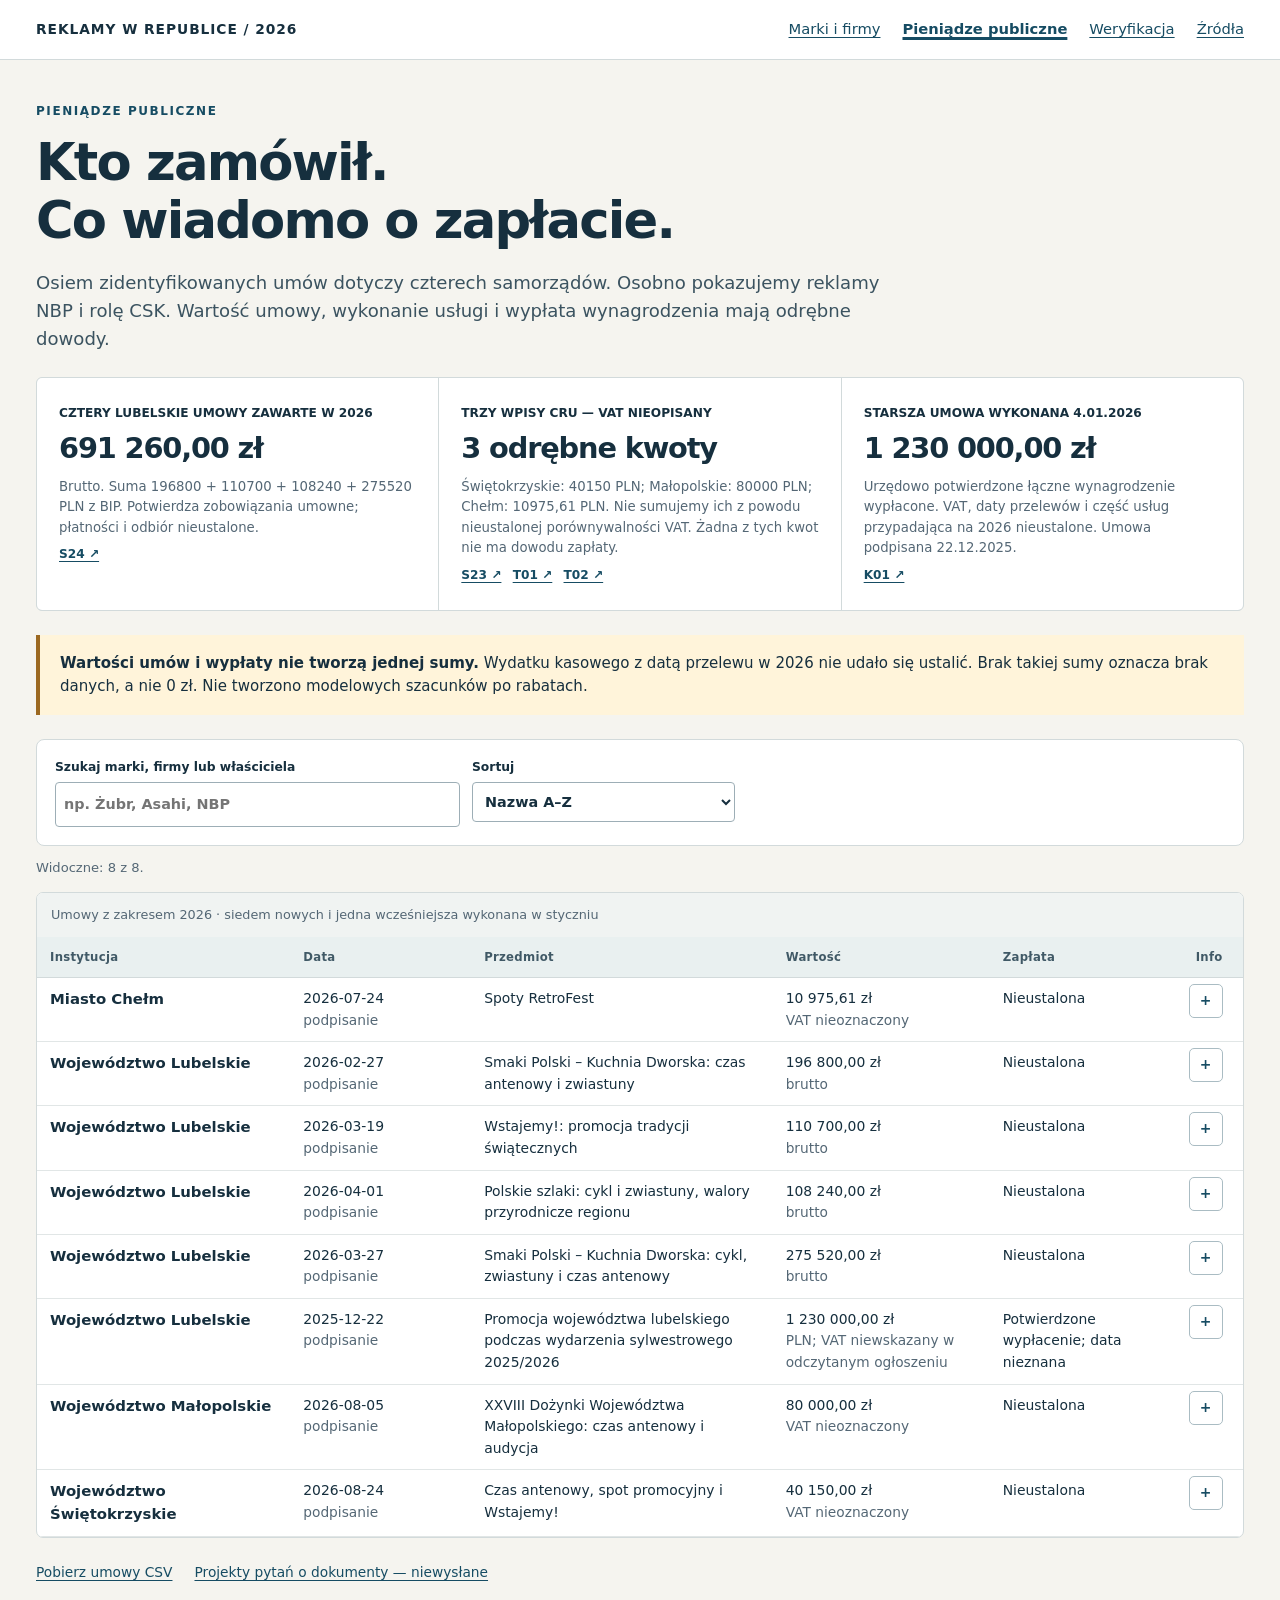
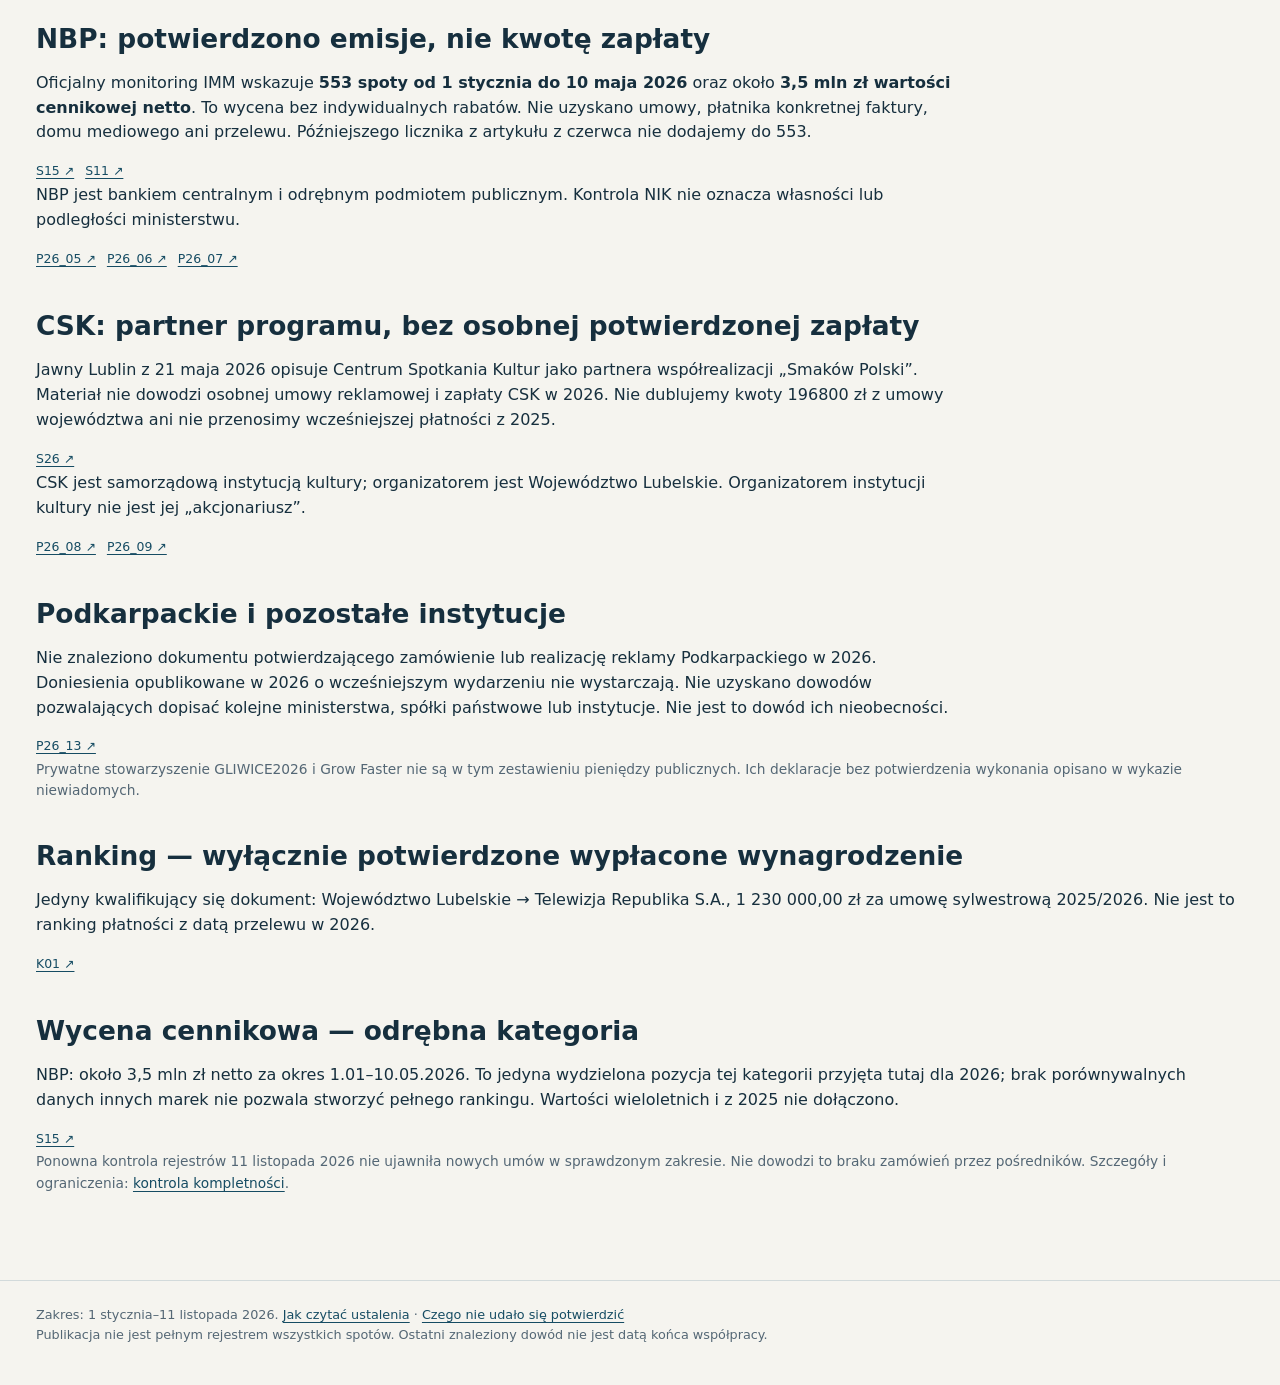
<file: tv-republika-2026/pieniadze-publiczne.html>
<!doctype html><html lang="pl"><head><meta charset="utf-8"><meta name="viewport" content="width=device-width,initial-scale=1"><title>Pieniądze publiczne | Reklamy w Republice 2026</title><meta name="description" content="Marki, firmy, sposób zakupu reklamy i instytucje publiczne. Ustalenia dotyczące 2026, ze źródłami i ograniczeniami weryfikacji."><link rel="icon" href="assets/favicon.svg"><link rel="stylesheet" href="assets/site.css"><script src="assets/app.js" defer></script></head><body><a href="#main" class="skip">Przejdź do treści</a><header class="site"><div><a class="wordmark" href="index.html">REKLAMY W REPUBLICE / 2026</a><nav aria-label="Główna nawigacja"><a href="index.html">Marki i firmy</a><a href="pieniadze-publiczne.html" aria-current="page">Pieniądze publiczne</a><a href="weryfikacja.html">Weryfikacja</a><a href="zrodla.html">Źródła</a></nav></div></header><main id="main"><p class="eyebrow">Pieniądze publiczne</p><h1>Kto zamówił.<br>Co wiadomo o zapłacie.</h1><p class="lead">Osiem zidentyfikowanych umów dotyczy czterech samorządów. Osobno pokazujemy reklamy NBP i rolę CSK. Wartość umowy, wykonanie usługi i wypłata wynagrodzenia mają odrębne dowody.</p><div class="financial"><div><span>CZTERY LUBELSKIE UMOWY ZAWARTE W 2026</span><b>691 260,00 zł</b><p>Brutto. Suma 196800 + 110700 + 108240 + 275520 PLN z BIP. Potwierdza zobowiązania umowne; płatności i odbiór nieustalone.</p><span class="refs"><a href="zrodla.html#S24" title="UMWL BIP: Centralny rejestr umów 2026, stan 31 lipca">S24 ↗</a></span></div><div><span>TRZY WPISY CRU — VAT NIEOPISANY</span><b>3 odrębne kwoty</b><p>Świętokrzyskie: 40150 PLN; Małopolskie: 80000 PLN; Chełm: 10975,61 PLN. Nie sumujemy ich z powodu nieustalonej porównywalności VAT. Żadna z tych kwot nie ma dowodu zapłaty.</p><span class="refs"><a href="zrodla.html#S23" title="CRU: GM-III.35.2026 — Świętokrzyskie">S23 ↗</a> <a href="zrodla.html#T01" title="CRU: Małopolskie — I/3846/MP/4742/UMWM/26">T01 ↗</a> <a href="zrodla.html#T02" title="CRU: Chełm — -W/KP/172/2026">T02 ↗</a></span></div><div><span>STARSZA UMOWA WYKONANA 4.01.2026</span><b>1 230 000,00 zł</b><p>Urzędowo potwierdzone łączne wynagrodzenie wypłacone. VAT, daty przelewów i część usług przypadająca na 2026 nieustalone. Umowa podpisana 22.12.2025.</p><span class="refs"><a href="zrodla.html#K01" title="e-Zamówienia: wykonanie umowy sylwestrowej, 2026/BZP 00034132/01">K01 ↗</a></span></div></div><div class="notice"><b>Wartości umów i wypłaty nie tworzą jednej sumy.</b> Wydatku kasowego z datą przelewu w 2026 nie udało się ustalić. Brak takiej sumy oznacza brak danych, a nie 0 zł. Nie tworzono modelowych szacunków po rabatach.</div><section data-browser aria-label="Umowy publiczne"><div class="toolbar"><label class="search-control">Szukaj marki, firmy lub właściciela<input type="search" id="public-search" data-search placeholder="np. Żubr, Asahi, NBP" autocomplete="off"></label><label class="sort-control">Sortuj<select data-sort id="public-sort"><option value="brand">Nazwa A–Z</option><option value="operator">Firma / instytucja A–Z</option><option value="latest">Okres dowodu: najnowsze</option></select></label></div><p class="count" data-count aria-live="polite"></p><div class="table-frame"><table class="data-table public-table"><caption>Umowy z zakresem 2026 · siedem nowych i jedna wcześniejsza wykonana w styczniu</caption><colgroup><col class="institution-col"><col class="period-col desktop"><col class="service-col desktop"><col class="amount-col desktop"><col class="payment-col"><col class="toggle-col"></colgroup><thead><tr><th scope="col">Instytucja</th><th scope="col" class="desktop">Data</th><th scope="col" class="desktop">Przedmiot</th><th scope="col" class="desktop">Wartość</th><th scope="col">Zapłata</th><th scope="col">Info</th></tr></thead><tbody data-entry="U07" data-brand="Miasto Chełm U07" data-operator="Miasto Chełm" data-latest="2026-07-24" data-proof="contract2026" data-category="public" id="U07"><tr class="summary-row"><td><strong>Miasto Chełm</strong><span class="mobile-meta">U07 · 2026-07-24</span></td><td class="desktop">2026-07-24<span class="muted"><br>podpisanie</span></td><td class="desktop">Spoty RetroFest</td><td class="desktop">10 975,61 zł<span class="muted"><br>VAT nieoznaczony</span></td><td>Nieustalona<span class="mobile-meta">Umowa: 10 975,61 zł · VAT nieoznaczony</span></td><td class="toggle-col"><button class="toggle" type="button" aria-expanded="false" aria-controls="detail-U07" aria-label="Szczegóły: Miasto Chełm U07">+</button></td></tr><tr class="detail-row" id="detail-U07"><td colspan="6"><div class="detail-inner"><h3>Miasto Chełm · U07</h3><dl><dt>Status i nadzór instytucji</dt><dd>Miejska JST posiadająca osobowość prawną. Samodzielna JST; nadzór legalności: Prezes Rady Ministrów i właściwy wojewoda, w sprawach finansowych właściwa regionalna izba obrachunkowa (art.171 Konstytucji). Nie jest to podległość właścicielska rządowi.<span class="refs"><a href="zrodla.html#T02" title="CRU: Chełm — -W/KP/172/2026">T02 ↗</a> <a href="zrodla.html#P26_06" title="Konstytucja RP — oficjalny tekst Senatu">P26_06 ↗</a></span></dd><dt>Zamawiający / wpisany podmiot</dt><dd>Miasto Chełm<span class="refs"></span></dd><dt>Odbiorca</dt><dd>Telewizja Republika S.A.<span class="refs"><a href="zrodla.html#T02" title="CRU: Chełm — -W/KP/172/2026">T02 ↗</a></span></dd><dt>Numer umowy</dt><dd>-W/KP/172/2026<span class="refs"></span></dd><dt>Podpisanie / podpisujący</dt><dd>2026-07-24; Osób podpisujących nie odczytano; wpis identyfikuje podmioty.<span class="refs"></span></dd><dt>Okres i daty</dt><dd>Okres 5 dni; pole zakończenia 5.10.2026, aktualizacja o realizacji datowana 6.08.2026. Pola są niejednoznaczne i nie ustalają dni emisji.<span class="refs"></span></dd><dt>Przedmiot</dt><dd>Spoty RetroFest<span class="refs"></span></dd><dt>Wartość umowy</dt><dd>10 975,61 zł; podstawa: VAT nieoznaczony<span class="refs"></span></dd><dt>Część przypisana do zakresu 2026</dt><dd>Nieustalona. Brak pełnego harmonogramu i rozliczenia. Cała kwota jest wartością umowy zawartej w 2026, ale nie ustalono wartości usług wykonanych lub przelewów w 2026.<span class="refs"></span></dd><dt>Wykonanie</dt><dd>Wpis jednostki potwierdza realizację (adnotacja UMOWA ZRALIZOWANA); brak protokołu odbioru i dowodu przelewu.<span class="refs"></span></dd><dt>Zapłata</dt><dd>Nie ustalono; brak dokumentu zapłaty nie dowodzi niezapłacenia.<span class="refs"></span></dd><dt>Finansowanie</dt><dd>Środki miasta; CRU: brak finansowania ze środków art.5 ust.1 pkt2–3; klasyfikacja budżetowa nieodczytana.<span class="refs"></span></dd><dt>Rejestr / źródło</dt><dd>Ponownie odczytany urzędowy wpis 8.11.2026; skanu podpisanej umowy nie uzyskano.<span class="refs"><a href="zrodla.html#T02" title="CRU: Chełm — -W/KP/172/2026">T02 ↗</a></span></dd></dl></div></td></tr></tbody><tbody data-entry="U01" data-brand="Województwo Lubelskie U01" data-operator="Województwo Lubelskie" data-latest="2026-02-27" data-proof="contract2026" data-category="public" id="U01"><tr class="summary-row"><td><strong>Województwo Lubelskie</strong><span class="mobile-meta">U01 · 2026-02-27</span></td><td class="desktop">2026-02-27<span class="muted"><br>podpisanie</span></td><td class="desktop">Smaki Polski – Kuchnia Dworska: czas antenowy i zwiastuny</td><td class="desktop">196 800,00 zł<span class="muted"><br>brutto</span></td><td>Nieustalona<span class="mobile-meta">Umowa: 196 800,00 zł · brutto</span></td><td class="toggle-col"><button class="toggle" type="button" aria-expanded="false" aria-controls="detail-U01" aria-label="Szczegóły: Województwo Lubelskie U01">+</button></td></tr><tr class="detail-row" id="detail-U01"><td colspan="6"><div class="detail-inner"><h3>Województwo Lubelskie · U01</h3><dl><dt>Status i nadzór instytucji</dt><dd>Wojewódzka jednostka samorządu terytorialnego z osobowością prawną; urząd marszałkowski jest aparatem obsługi. Samodzielna JST; nadzór legalności: Prezes Rady Ministrów i właściwy wojewoda, w sprawach finansowych właściwa regionalna izba obrachunkowa (art.171 Konstytucji). Nie jest to podległość właścicielska rządowi.<span class="refs"><a href="zrodla.html#P26_01" title="UMWL BIP: Centralny rejestr umów 2026, stan 31 lipca">P26_01 ↗</a> <a href="zrodla.html#P26_04" title="e-Zamówienia: wykonanie umowy sylwestrowej, 2026/BZP 00034132/01">P26_04 ↗</a> <a href="zrodla.html#P26_06" title="Konstytucja RP — oficjalny tekst Senatu">P26_06 ↗</a> <a href="zrodla.html#P26_10" title="Jawny Lublin: cztery umowy lubelskie">P26_10 ↗</a></span></dd><dt>Zamawiający / wpisany podmiot</dt><dd>Województwo Lubelskie<span class="refs"></span></dd><dt>Odbiorca</dt><dd>Telewizja Republika — nazwa skrócona w BIP<span class="refs"><a href="zrodla.html#S24" title="UMWL BIP: Centralny rejestr umów 2026, stan 31 lipca">S24 ↗</a></span></dd><dt>Numer umowy</dt><dd>2850/RR/CP/26<span class="refs"></span></dd><dt>Podpisanie / podpisujący</dt><dd>2026-02-27; Osób podpisujących nie odczytano; wpis identyfikuje podmioty.<span class="refs"></span></dd><dt>Okres i daty</dt><dd>Data podpisania nie została potraktowana jako pierwszy dzień emisji. Rejestr wskazuje termin końcowy.<span class="refs"></span></dd><dt>Przedmiot</dt><dd>Smaki Polski – Kuchnia Dworska: czas antenowy i zwiastuny<span class="refs"></span></dd><dt>Wartość umowy</dt><dd>196 800,00 zł; podstawa: brutto<span class="refs"></span></dd><dt>Część przypisana do zakresu 2026</dt><dd>196 800,00 zł. Cała wartość umowna przypada na zakres z terminem w 2026; to zobowiązanie umowne, bez dowodu realizacji lub zapłaty.<span class="refs"></span></dd><dt>Wykonanie</dt><dd>Umowa ujawniona w rejestrze; odbioru, rzeczywistej emisji i rozliczenia nie ustalono.<span class="refs"></span></dd><dt>Zapłata</dt><dd>Nie ustalono; brak dokumentu zapłaty nie dowodzi niezapłacenia.<span class="refs"></span></dd><dt>Finansowanie</dt><dd>budżet województwa; rejestr: UE NIE<span class="refs"></span></dd><dt>Rejestr / źródło</dt><dd>Ponownie odczytany urzędowy wpis 8.11.2026; skanu podpisanej umowy nie uzyskano. Strona PDF: 411.<span class="refs"><a href="zrodla.html#S24" title="UMWL BIP: Centralny rejestr umów 2026, stan 31 lipca">S24 ↗</a></span></dd></dl></div></td></tr></tbody><tbody data-entry="U02" data-brand="Województwo Lubelskie U02" data-operator="Województwo Lubelskie" data-latest="2026-03-19" data-proof="contract2026" data-category="public" id="U02"><tr class="summary-row"><td><strong>Województwo Lubelskie</strong><span class="mobile-meta">U02 · 2026-03-19</span></td><td class="desktop">2026-03-19<span class="muted"><br>podpisanie</span></td><td class="desktop">Wstajemy!: promocja tradycji świątecznych</td><td class="desktop">110 700,00 zł<span class="muted"><br>brutto</span></td><td>Nieustalona<span class="mobile-meta">Umowa: 110 700,00 zł · brutto</span></td><td class="toggle-col"><button class="toggle" type="button" aria-expanded="false" aria-controls="detail-U02" aria-label="Szczegóły: Województwo Lubelskie U02">+</button></td></tr><tr class="detail-row" id="detail-U02"><td colspan="6"><div class="detail-inner"><h3>Województwo Lubelskie · U02</h3><dl><dt>Status i nadzór instytucji</dt><dd>Wojewódzka jednostka samorządu terytorialnego z osobowością prawną; urząd marszałkowski jest aparatem obsługi. Samodzielna JST; nadzór legalności: Prezes Rady Ministrów i właściwy wojewoda, w sprawach finansowych właściwa regionalna izba obrachunkowa (art.171 Konstytucji). Nie jest to podległość właścicielska rządowi.<span class="refs"><a href="zrodla.html#P26_01" title="UMWL BIP: Centralny rejestr umów 2026, stan 31 lipca">P26_01 ↗</a> <a href="zrodla.html#P26_04" title="e-Zamówienia: wykonanie umowy sylwestrowej, 2026/BZP 00034132/01">P26_04 ↗</a> <a href="zrodla.html#P26_06" title="Konstytucja RP — oficjalny tekst Senatu">P26_06 ↗</a> <a href="zrodla.html#P26_10" title="Jawny Lublin: cztery umowy lubelskie">P26_10 ↗</a></span></dd><dt>Zamawiający / wpisany podmiot</dt><dd>Województwo Lubelskie<span class="refs"></span></dd><dt>Odbiorca</dt><dd>Telewizja Republika — nazwa skrócona w BIP<span class="refs"><a href="zrodla.html#S24" title="UMWL BIP: Centralny rejestr umów 2026, stan 31 lipca">S24 ↗</a></span></dd><dt>Numer umowy</dt><dd>2941/RR/CP/26<span class="refs"></span></dd><dt>Podpisanie / podpisujący</dt><dd>2026-03-19; Osób podpisujących nie odczytano; wpis identyfikuje podmioty.<span class="refs"></span></dd><dt>Okres i daty</dt><dd>Data podpisania nie została potraktowana jako pierwszy dzień emisji. Rejestr wskazuje termin końcowy.<span class="refs"></span></dd><dt>Przedmiot</dt><dd>Wstajemy!: promocja tradycji świątecznych<span class="refs"></span></dd><dt>Wartość umowy</dt><dd>110 700,00 zł; podstawa: brutto<span class="refs"></span></dd><dt>Część przypisana do zakresu 2026</dt><dd>110 700,00 zł. Cała wartość umowna przypada na zakres z terminem w 2026; to zobowiązanie umowne, bez dowodu realizacji lub zapłaty.<span class="refs"></span></dd><dt>Wykonanie</dt><dd>Umowa ujawniona w rejestrze; odbioru, rzeczywistej emisji i rozliczenia nie ustalono.<span class="refs"></span></dd><dt>Zapłata</dt><dd>Nie ustalono; brak dokumentu zapłaty nie dowodzi niezapłacenia.<span class="refs"></span></dd><dt>Finansowanie</dt><dd>budżet województwa; rejestr: UE NIE<span class="refs"></span></dd><dt>Rejestr / źródło</dt><dd>Ponownie odczytany urzędowy wpis 8.11.2026; skanu podpisanej umowy nie uzyskano. Strona PDF: 425.<span class="refs"><a href="zrodla.html#S24" title="UMWL BIP: Centralny rejestr umów 2026, stan 31 lipca">S24 ↗</a></span></dd></dl></div></td></tr></tbody><tbody data-entry="U03" data-brand="Województwo Lubelskie U03" data-operator="Województwo Lubelskie" data-latest="2026-04-01" data-proof="contract2026" data-category="public" id="U03"><tr class="summary-row"><td><strong>Województwo Lubelskie</strong><span class="mobile-meta">U03 · 2026-04-01</span></td><td class="desktop">2026-04-01<span class="muted"><br>podpisanie</span></td><td class="desktop">Polskie szlaki: cykl i zwiastuny, walory przyrodnicze regionu</td><td class="desktop">108 240,00 zł<span class="muted"><br>brutto</span></td><td>Nieustalona<span class="mobile-meta">Umowa: 108 240,00 zł · brutto</span></td><td class="toggle-col"><button class="toggle" type="button" aria-expanded="false" aria-controls="detail-U03" aria-label="Szczegóły: Województwo Lubelskie U03">+</button></td></tr><tr class="detail-row" id="detail-U03"><td colspan="6"><div class="detail-inner"><h3>Województwo Lubelskie · U03</h3><dl><dt>Status i nadzór instytucji</dt><dd>Wojewódzka jednostka samorządu terytorialnego z osobowością prawną; urząd marszałkowski jest aparatem obsługi. Samodzielna JST; nadzór legalności: Prezes Rady Ministrów i właściwy wojewoda, w sprawach finansowych właściwa regionalna izba obrachunkowa (art.171 Konstytucji). Nie jest to podległość właścicielska rządowi.<span class="refs"><a href="zrodla.html#P26_01" title="UMWL BIP: Centralny rejestr umów 2026, stan 31 lipca">P26_01 ↗</a> <a href="zrodla.html#P26_04" title="e-Zamówienia: wykonanie umowy sylwestrowej, 2026/BZP 00034132/01">P26_04 ↗</a> <a href="zrodla.html#P26_06" title="Konstytucja RP — oficjalny tekst Senatu">P26_06 ↗</a> <a href="zrodla.html#P26_10" title="Jawny Lublin: cztery umowy lubelskie">P26_10 ↗</a></span></dd><dt>Zamawiający / wpisany podmiot</dt><dd>Województwo Lubelskie<span class="refs"></span></dd><dt>Odbiorca</dt><dd>Telewizja Republika — nazwa skrócona w BIP<span class="refs"><a href="zrodla.html#S24" title="UMWL BIP: Centralny rejestr umów 2026, stan 31 lipca">S24 ↗</a></span></dd><dt>Numer umowy</dt><dd>3249/DŚ/CP/26<span class="refs"></span></dd><dt>Podpisanie / podpisujący</dt><dd>2026-04-01; Osób podpisujących nie odczytano; wpis identyfikuje podmioty.<span class="refs"></span></dd><dt>Okres i daty</dt><dd>Data podpisania nie została potraktowana jako pierwszy dzień emisji. Rejestr wskazuje termin końcowy.<span class="refs"></span></dd><dt>Przedmiot</dt><dd>Polskie szlaki: cykl i zwiastuny, walory przyrodnicze regionu<span class="refs"></span></dd><dt>Wartość umowy</dt><dd>108 240,00 zł; podstawa: brutto<span class="refs"></span></dd><dt>Część przypisana do zakresu 2026</dt><dd>108 240,00 zł. Cała wartość umowna przypada na zakres z terminem w 2026; to zobowiązanie umowne, bez dowodu realizacji lub zapłaty.<span class="refs"></span></dd><dt>Wykonanie</dt><dd>Umowa ujawniona w rejestrze; odbioru, rzeczywistej emisji i rozliczenia nie ustalono.<span class="refs"></span></dd><dt>Zapłata</dt><dd>Nie ustalono; brak dokumentu zapłaty nie dowodzi niezapłacenia.<span class="refs"></span></dd><dt>Finansowanie</dt><dd>budżet województwa; rejestr: UE NIE<span class="refs"></span></dd><dt>Rejestr / źródło</dt><dd>Ponownie odczytany urzędowy wpis 8.11.2026; skanu podpisanej umowy nie uzyskano. Strona PDF: 468.<span class="refs"><a href="zrodla.html#S24" title="UMWL BIP: Centralny rejestr umów 2026, stan 31 lipca">S24 ↗</a></span></dd></dl></div></td></tr></tbody><tbody data-entry="U04" data-brand="Województwo Lubelskie U04" data-operator="Województwo Lubelskie" data-latest="2026-03-27" data-proof="contract2026" data-category="public" id="U04"><tr class="summary-row"><td><strong>Województwo Lubelskie</strong><span class="mobile-meta">U04 · 2026-03-27</span></td><td class="desktop">2026-03-27<span class="muted"><br>podpisanie</span></td><td class="desktop">Smaki Polski – Kuchnia Dworska: cykl, zwiastuny i czas antenowy</td><td class="desktop">275 520,00 zł<span class="muted"><br>brutto</span></td><td>Nieustalona<span class="mobile-meta">Umowa: 275 520,00 zł · brutto</span></td><td class="toggle-col"><button class="toggle" type="button" aria-expanded="false" aria-controls="detail-U04" aria-label="Szczegóły: Województwo Lubelskie U04">+</button></td></tr><tr class="detail-row" id="detail-U04"><td colspan="6"><div class="detail-inner"><h3>Województwo Lubelskie · U04</h3><dl><dt>Status i nadzór instytucji</dt><dd>Wojewódzka jednostka samorządu terytorialnego z osobowością prawną; urząd marszałkowski jest aparatem obsługi. Samodzielna JST; nadzór legalności: Prezes Rady Ministrów i właściwy wojewoda, w sprawach finansowych właściwa regionalna izba obrachunkowa (art.171 Konstytucji). Nie jest to podległość właścicielska rządowi.<span class="refs"><a href="zrodla.html#P26_01" title="UMWL BIP: Centralny rejestr umów 2026, stan 31 lipca">P26_01 ↗</a> <a href="zrodla.html#P26_04" title="e-Zamówienia: wykonanie umowy sylwestrowej, 2026/BZP 00034132/01">P26_04 ↗</a> <a href="zrodla.html#P26_06" title="Konstytucja RP — oficjalny tekst Senatu">P26_06 ↗</a> <a href="zrodla.html#P26_10" title="Jawny Lublin: cztery umowy lubelskie">P26_10 ↗</a></span></dd><dt>Zamawiający / wpisany podmiot</dt><dd>Województwo Lubelskie<span class="refs"></span></dd><dt>Odbiorca</dt><dd>Telewizja Republika — nazwa skrócona w BIP<span class="refs"><a href="zrodla.html#S24" title="UMWL BIP: Centralny rejestr umów 2026, stan 31 lipca">S24 ↗</a></span></dd><dt>Numer umowy</dt><dd>3490/RR/CP/26<span class="refs"></span></dd><dt>Podpisanie / podpisujący</dt><dd>2026-03-27; Osób podpisujących nie odczytano; wpis identyfikuje podmioty.<span class="refs"></span></dd><dt>Okres i daty</dt><dd>Data podpisania nie została potraktowana jako pierwszy dzień emisji. Rejestr wskazuje termin końcowy.<span class="refs"></span></dd><dt>Przedmiot</dt><dd>Smaki Polski – Kuchnia Dworska: cykl, zwiastuny i czas antenowy<span class="refs"></span></dd><dt>Wartość umowy</dt><dd>275 520,00 zł; podstawa: brutto<span class="refs"></span></dd><dt>Część przypisana do zakresu 2026</dt><dd>275 520,00 zł. Cała wartość umowna przypada na zakres z terminem w 2026; to zobowiązanie umowne, bez dowodu realizacji lub zapłaty.<span class="refs"></span></dd><dt>Wykonanie</dt><dd>Umowa ujawniona w rejestrze; odbioru, rzeczywistej emisji i rozliczenia nie ustalono.<span class="refs"></span></dd><dt>Zapłata</dt><dd>Nie ustalono; brak dokumentu zapłaty nie dowodzi niezapłacenia.<span class="refs"></span></dd><dt>Finansowanie</dt><dd>budżet województwa; rejestr: UE NIE<span class="refs"></span></dd><dt>Rejestr / źródło</dt><dd>Ponownie odczytany urzędowy wpis 8.11.2026; skanu podpisanej umowy nie uzyskano. Strona PDF: 502.<span class="refs"><a href="zrodla.html#S24" title="UMWL BIP: Centralny rejestr umów 2026, stan 31 lipca">S24 ↗</a></span></dd></dl></div></td></tr></tbody><tbody data-entry="U08" data-brand="Województwo Lubelskie U08" data-operator="Województwo Lubelskie" data-latest="2025-12-22" data-proof="continued" data-category="public" id="U08"><tr class="summary-row"><td><strong>Województwo Lubelskie</strong><span class="mobile-meta">U08 · 2025-12-22</span></td><td class="desktop">2025-12-22<span class="muted"><br>podpisanie</span></td><td class="desktop">Promocja województwa lubelskiego podczas wydarzenia sylwestrowego 2025/2026</td><td class="desktop">1 230 000,00 zł<span class="muted"><br>PLN; VAT niewskazany w odczytanym ogłoszeniu</span></td><td>Potwierdzone wypłacenie; data nieznana<span class="mobile-meta">Umowa: 1 230 000,00 zł · PLN; VAT niewskazany w odczytanym ogłoszeniu</span></td><td class="toggle-col"><button class="toggle" type="button" aria-expanded="false" aria-controls="detail-U08" aria-label="Szczegóły: Województwo Lubelskie U08">+</button></td></tr><tr class="detail-row" id="detail-U08"><td colspan="6"><div class="detail-inner"><h3>Województwo Lubelskie · U08</h3><dl><dt>Status i nadzór instytucji</dt><dd>Wojewódzka jednostka samorządu terytorialnego z osobowością prawną; urząd marszałkowski jest aparatem obsługi. Samodzielna JST; nadzór legalności: Prezes Rady Ministrów i właściwy wojewoda, w sprawach finansowych właściwa regionalna izba obrachunkowa (art.171 Konstytucji). Nie jest to podległość właścicielska rządowi.<span class="refs"><a href="zrodla.html#P26_01" title="UMWL BIP: Centralny rejestr umów 2026, stan 31 lipca">P26_01 ↗</a> <a href="zrodla.html#P26_04" title="e-Zamówienia: wykonanie umowy sylwestrowej, 2026/BZP 00034132/01">P26_04 ↗</a> <a href="zrodla.html#P26_06" title="Konstytucja RP — oficjalny tekst Senatu">P26_06 ↗</a> <a href="zrodla.html#P26_10" title="Jawny Lublin: cztery umowy lubelskie">P26_10 ↗</a></span></dd><dt>Zamawiający / wpisany podmiot</dt><dd>Województwo Lubelskie<span class="refs"></span></dd><dt>Odbiorca</dt><dd>Telewizja Republika S.A.<span class="refs"><a href="zrodla.html#K01" title="e-Zamówienia: wykonanie umowy sylwestrowej, 2026/BZP 00034132/01">K01 ↗</a></span></dd><dt>Numer umowy</dt><dd>Niezweryfikowany w odczytanym dokumencie<span class="refs"></span></dd><dt>Podpisanie / podpisujący</dt><dd>2025-12-22; Osób podpisujących nie wskazuje odczytane ogłoszenie.<span class="refs"></span></dd><dt>Okres i daty</dt><dd>Zawarta 22.12.2025; wykonanie 4.01.2026. Numer OP-IV.272.129.2025.KRC z wtórnej strony nie został potwierdzony w odczytanym ogłoszeniu.<span class="refs"></span></dd><dt>Przedmiot</dt><dd>Promocja województwa lubelskiego podczas wydarzenia sylwestrowego 2025/2026<span class="refs"></span></dd><dt>Wartość umowy</dt><dd>1 230 000,00 zł; podstawa: PLN; VAT niewskazany w odczytanym ogłoszeniu<span class="refs"></span></dd><dt>Część przypisana do zakresu 2026</dt><dd>Nieustalona. Realizacja umowy obejmuje przełom 2025/2026. Brak podziału wartości usług między lata i brak dat przelewów; nie przypisano 1230000 PLN jako kasowego wydatku 2026.<span class="refs"></span></dd><dt>Wykonanie</dt><dd>Ogłoszenie 2026/BZP00034132/01: wykonano 4.01.2026, należycie i w terminie, bez zmian umowy.<span class="refs"></span></dd><dt>Zapłata</dt><dd>Urzędowo potwierdzone łączne wynagrodzenie wypłacone z tytułu umowy (sekcja5.5); rok i daty przelewów niepodane. Kwota: 1 230 000,00 zł. Data przelewu: nieustalona.<span class="refs"></span></dd><dt>Finansowanie</dt><dd>Województwo Lubelskie; konkretnego zadania i klasyfikacji budżetowej nie odczytano. Nie odczytano wartości pola UE w tej kontroli.<span class="refs"></span></dd><dt>Rejestr / źródło</dt><dd>Ponownie odczytane ogłoszenie urzędowe 2026/BZP00034132/01 w przeglądarce 8.11.2026.<span class="refs"><a href="zrodla.html#K01" title="e-Zamówienia: wykonanie umowy sylwestrowej, 2026/BZP 00034132/01">K01 ↗</a></span></dd></dl></div></td></tr></tbody><tbody data-entry="U06" data-brand="Województwo Małopolskie U06" data-operator="Województwo Małopolskie" data-latest="2026-08-05" data-proof="contract2026" data-category="public" id="U06"><tr class="summary-row"><td><strong>Województwo Małopolskie</strong><span class="mobile-meta">U06 · 2026-08-05</span></td><td class="desktop">2026-08-05<span class="muted"><br>podpisanie</span></td><td class="desktop">XXVIII Dożynki Województwa Małopolskiego: czas antenowy i audycja</td><td class="desktop">80 000,00 zł<span class="muted"><br>VAT nieoznaczony</span></td><td>Nieustalona<span class="mobile-meta">Umowa: 80 000,00 zł · VAT nieoznaczony</span></td><td class="toggle-col"><button class="toggle" type="button" aria-expanded="false" aria-controls="detail-U06" aria-label="Szczegóły: Województwo Małopolskie U06">+</button></td></tr><tr class="detail-row" id="detail-U06"><td colspan="6"><div class="detail-inner"><h3>Województwo Małopolskie · U06</h3><dl><dt>Status i nadzór instytucji</dt><dd>Wojewódzka JST z osobowością prawną; urząd marszałkowski jest aparatem obsługi. Samodzielna JST; nadzór legalności: Prezes Rady Ministrów i właściwy wojewoda, w sprawach finansowych właściwa regionalna izba obrachunkowa (art.171 Konstytucji). Nie jest to podległość właścicielska rządowi.<span class="refs"><a href="zrodla.html#T01" title="CRU: Małopolskie — I/3846/MP/4742/UMWM/26">T01 ↗</a> <a href="zrodla.html#P26_06" title="Konstytucja RP — oficjalny tekst Senatu">P26_06 ↗</a></span></dd><dt>Zamawiający / wpisany podmiot</dt><dd>Urząd Marszałkowski Województwa Małopolskiego<span class="refs"></span></dd><dt>Odbiorca</dt><dd>Telewizja Republika S.A.<span class="refs"><a href="zrodla.html#T01" title="CRU: Małopolskie — I/3846/MP/4742/UMWM/26">T01 ↗</a></span></dd><dt>Numer umowy</dt><dd>I/3846/MP/4742/UMWM/26<span class="refs"></span></dd><dt>Podpisanie / podpisujący</dt><dd>2026-08-05; Osób podpisujących nie odczytano; wpis identyfikuje podmioty.<span class="refs"></span></dd><dt>Okres i daty</dt><dd>45 dni; dokładnych dat emisji nie podano. Podpisanie 5.08.2026 nie dowodzi emisji tego dnia.<span class="refs"></span></dd><dt>Przedmiot</dt><dd>XXVIII Dożynki Województwa Małopolskiego: czas antenowy i audycja<span class="refs"></span></dd><dt>Wartość umowy</dt><dd>80 000,00 zł; podstawa: VAT nieoznaczony<span class="refs"></span></dd><dt>Część przypisana do zakresu 2026</dt><dd>Nieustalona. Brak pełnego harmonogramu i rozliczenia. Cała kwota jest wartością umowy zawartej w 2026, ale nie ustalono wartości usług wykonanych lub przelewów w 2026.<span class="refs"></span></dd><dt>Wykonanie</dt><dd>Umowa ujawniona w rejestrze; odbioru, rzeczywistej emisji i rozliczenia nie ustalono.<span class="refs"></span></dd><dt>Zapłata</dt><dd>Nie ustalono; brak dokumentu zapłaty nie dowodzi niezapłacenia.<span class="refs"></span></dd><dt>Finansowanie</dt><dd>Środki samorządu; CRU: brak finansowania ze środków art.5 ust.1 pkt2–3; klasyfikacja budżetowa nieodczytana.<span class="refs"></span></dd><dt>Rejestr / źródło</dt><dd>Ponownie odczytany urzędowy wpis 8.11.2026; skanu podpisanej umowy nie uzyskano.<span class="refs"><a href="zrodla.html#T01" title="CRU: Małopolskie — I/3846/MP/4742/UMWM/26">T01 ↗</a></span></dd></dl></div></td></tr></tbody><tbody data-entry="U05" data-brand="Województwo Świętokrzyskie U05" data-operator="Województwo Świętokrzyskie" data-latest="2026-08-24" data-proof="contract2026" data-category="public" id="U05"><tr class="summary-row"><td><strong>Województwo Świętokrzyskie</strong><span class="mobile-meta">U05 · 2026-08-24</span></td><td class="desktop">2026-08-24<span class="muted"><br>podpisanie</span></td><td class="desktop">Czas antenowy, spot promocyjny i Wstajemy!</td><td class="desktop">40 150,00 zł<span class="muted"><br>VAT nieoznaczony</span></td><td>Nieustalona<span class="mobile-meta">Umowa: 40 150,00 zł · VAT nieoznaczony</span></td><td class="toggle-col"><button class="toggle" type="button" aria-expanded="false" aria-controls="detail-U05" aria-label="Szczegóły: Województwo Świętokrzyskie U05">+</button></td></tr><tr class="detail-row" id="detail-U05"><td colspan="6"><div class="detail-inner"><h3>Województwo Świętokrzyskie · U05</h3><dl><dt>Status i nadzór instytucji</dt><dd>Wojewódzka JST z osobowością prawną; Urząd Marszałkowski w Kielcach obsługuje jej organy. Samodzielna JST; nadzór legalności: Prezes Rady Ministrów i właściwy wojewoda, w sprawach finansowych właściwa regionalna izba obrachunkowa (art.171 Konstytucji). Nie jest to podległość właścicielska rządowi.<span class="refs"><a href="zrodla.html#P26_02" title="CRU: GM-III.35.2026 — Świętokrzyskie">P26_02 ↗</a> <a href="zrodla.html#P26_06" title="Konstytucja RP — oficjalny tekst Senatu">P26_06 ↗</a></span></dd><dt>Zamawiający / wpisany podmiot</dt><dd>Urząd Marszałkowski Województwa Świętokrzyskiego w Kielcach<span class="refs"></span></dd><dt>Odbiorca</dt><dd>Telewizja Republika S.A.<span class="refs"><a href="zrodla.html#S23" title="CRU: GM-III.35.2026 — Świętokrzyskie">S23 ↗</a></span></dd><dt>Numer umowy</dt><dd>GM-III.35.2026<span class="refs"></span></dd><dt>Podpisanie / podpisujący</dt><dd>2026-08-24; Osób podpisujących nie odczytano; wpis identyfikuje podmioty.<span class="refs"></span></dd><dt>Okres i daty</dt><dd>38 dni; dokładnego początku emisji i daty końca nie podano. Status aktywna nie dowodzi przedłużenia tego okresu.<span class="refs"></span></dd><dt>Przedmiot</dt><dd>Czas antenowy, spot promocyjny i Wstajemy!<span class="refs"></span></dd><dt>Wartość umowy</dt><dd>40 150,00 zł; podstawa: VAT nieoznaczony<span class="refs"></span></dd><dt>Część przypisana do zakresu 2026</dt><dd>Nieustalona. Brak pełnego harmonogramu i rozliczenia. Cała kwota jest wartością umowy zawartej w 2026, ale nie ustalono wartości usług wykonanych lub przelewów w 2026.<span class="refs"></span></dd><dt>Wykonanie</dt><dd>Umowa ujawniona w rejestrze; odbioru, rzeczywistej emisji i rozliczenia nie ustalono.<span class="refs"></span></dd><dt>Zapłata</dt><dd>Nie ustalono; brak dokumentu zapłaty nie dowodzi niezapłacenia.<span class="refs"></span></dd><dt>Finansowanie</dt><dd>środki publiczne samorządu; wpis: UE NIE<span class="refs"></span></dd><dt>Rejestr / źródło</dt><dd>Ponownie odczytany urzędowy wpis 8.11.2026; skanu podpisanej umowy nie uzyskano.<span class="refs"><a href="zrodla.html#S23" title="CRU: GM-III.35.2026 — Świętokrzyskie">S23 ↗</a></span></dd></dl></div></td></tr></tbody></table></div><p class="noresults" data-empty hidden>Brak pasujących umów.</p></section><div class="download"><a href="data/umowy-publiczne-2026.csv" download>Pobierz umowy CSV</a><a href="wnioski-informacja-publiczna.txt" download>Projekty pytań o dokumenty — niewysłane</a></div><h2>NBP: potwierdzono emisje, nie kwotę zapłaty</h2><div class="body-copy"><p>Oficjalny monitoring IMM wskazuje <b>553 spoty od 1 stycznia do 10 maja 2026</b> oraz około <b>3,5 mln zł wartości cennikowej netto</b>. To wycena bez indywidualnych rabatów. Nie uzyskano umowy, płatnika konkretnej faktury, domu mediowego ani przelewu. Późniejszego licznika z artykułu z czerwca nie dodajemy do 553.</p><span class="refs"><a href="zrodla.html#S15" title="IMM: reklamy złota NBP, 1 stycznia–10 maja 2026">S15 ↗</a> <a href="zrodla.html#S11" title="Wirtualne Media / Nielsen: liczby spotów marek Republiki">S11 ↗</a></span><p>NBP jest bankiem centralnym i odrębnym podmiotem publicznym. Kontrola NIK nie oznacza własności lub podległości ministerstwu.</p><span class="refs"><a href="zrodla.html#P26_05" title="IMM — reklamy NBP">P26_05 ↗</a> <a href="zrodla.html#P26_06" title="Konstytucja RP — oficjalny tekst Senatu">P26_06 ↗</a> <a href="zrodla.html#P26_07" title="Ustawa o NBP — ujednolicony tekst Kancelarii Sejmu">P26_07 ↗</a></span></div><h2>CSK: partner programu, bez osobnej potwierdzonej zapłaty</h2><div class="body-copy"><p>Jawny Lublin z 21 maja 2026 opisuje Centrum Spotkania Kultur jako partnera współrealizacji „Smaków Polski”. Materiał nie dowodzi osobnej umowy reklamowej i zapłaty CSK w 2026. Nie dublujemy kwoty 196800 zł z umowy województwa ani nie przenosimy wcześniejszej płatności z 2025.</p><span class="refs"><a href="zrodla.html#S26" title="Jawny Lublin: cztery umowy lubelskie">S26 ↗</a></span><p>CSK jest samorządową instytucją kultury; organizatorem jest Województwo Lubelskie. Organizatorem instytucji kultury nie jest jej „akcjonariusz”.</p><span class="refs"><a href="zrodla.html#P26_08" title="CSK — regulamin własnej sprzedaży biletów">P26_08 ↗</a> <a href="zrodla.html#P26_09" title="Uchwała XXXIII/515/2022 i statut CSK">P26_09 ↗</a></span></div><h2>Podkarpackie i pozostałe instytucje</h2><p class="body-copy">Nie znaleziono dokumentu potwierdzającego zamówienie lub realizację reklamy Podkarpackiego w 2026. Doniesienia opublikowane w 2026 o wcześniejszym wydarzeniu nie wystarczają. Nie uzyskano dowodów pozwalających dopisać kolejne ministerstwa, spółki państwowe lub instytucje. Nie jest to dowód ich nieobecności.</p><span class="refs"><a href="zrodla.html#P26_13" title="Polskie Radio Rzeszów: zakres kosztów CPAC">P26_13 ↗</a></span><p class="fine">Prywatne stowarzyszenie GLIWICE2026 i Grow Faster nie są w tym zestawieniu pieniędzy publicznych. Ich deklaracje bez potwierdzenia wykonania opisano w wykazie niewiadomych.</p><h2>Ranking — wyłącznie potwierdzone wypłacone wynagrodzenie</h2><p>Jedyny kwalifikujący się dokument: Województwo Lubelskie → Telewizja Republika S.A., 1 230 000,00 zł za umowę sylwestrową 2025/2026. Nie jest to ranking płatności z datą przelewu w 2026.</p><span class="refs"><a href="zrodla.html#K01" title="e-Zamówienia: wykonanie umowy sylwestrowej, 2026/BZP 00034132/01">K01 ↗</a></span><h2>Wycena cennikowa — odrębna kategoria</h2><p>NBP: około 3,5 mln zł netto za okres 1.01–10.05.2026. To jedyna wydzielona pozycja tej kategorii przyjęta tutaj dla 2026; brak porównywalnych danych innych marek nie pozwala stworzyć pełnego rankingu. Wartości wieloletnich i z 2025 nie dołączono.</p><span class="refs"><a href="zrodla.html#S15" title="IMM: reklamy złota NBP, 1 stycznia–10 maja 2026">S15 ↗</a></span><p class="fine">Ponowna kontrola rejestrów 11 listopada 2026 nie ujawniła nowych umów w sprawdzonym zakresie. Nie dowodzi to braku zamówień przez pośredników. Szczegóły i ograniczenia: <a href="kontrola-kompletnosci.html#pieniadze-publiczne">kontrola kompletności</a>.</p></main><footer>Zakres: 1 stycznia–11 listopada 2026. <a href="jak-czytac.html">Jak czytać ustalenia</a> · <a href="weryfikacja.html#niewiadome">Czego nie udało się potwierdzić</a><p>Publikacja nie jest pełnym rejestrem wszystkich spotów. Ostatni znaleziony dowód nie jest datą końca współpracy.</p></footer></body></html>
</file>
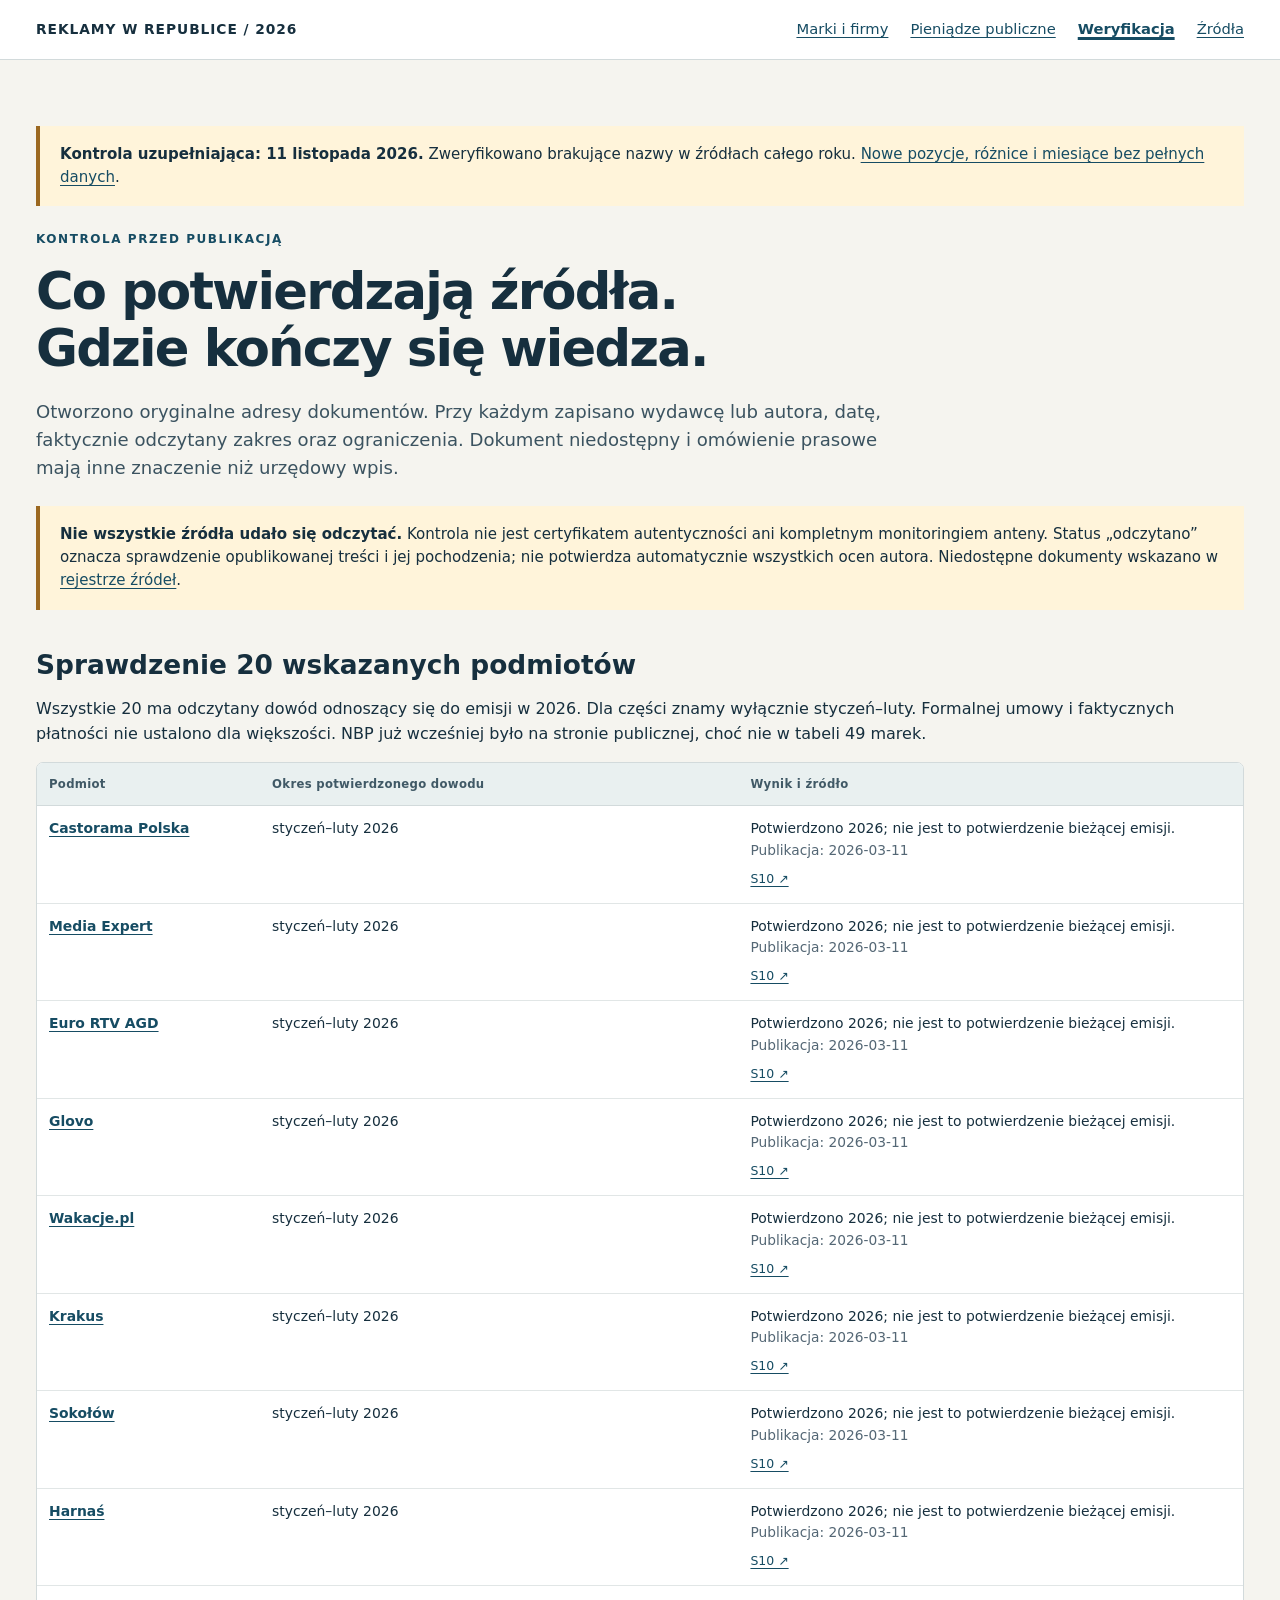
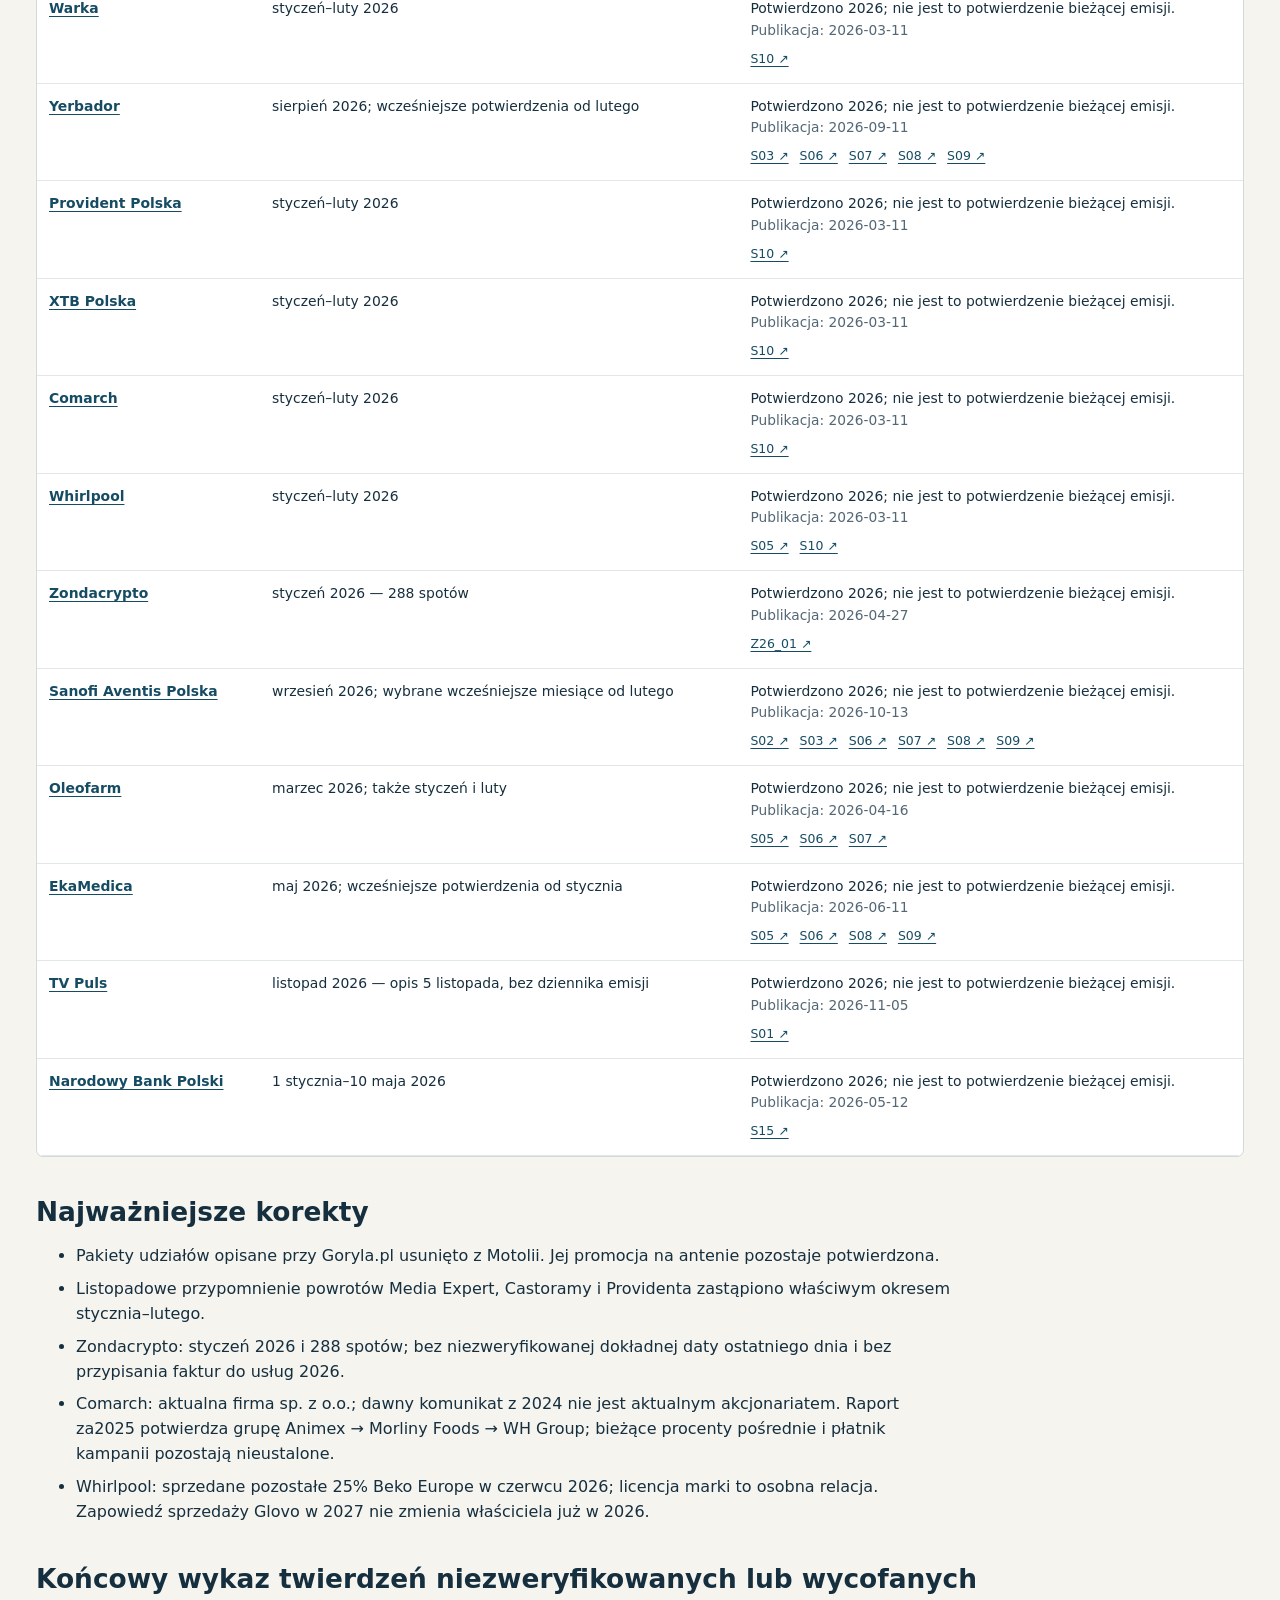
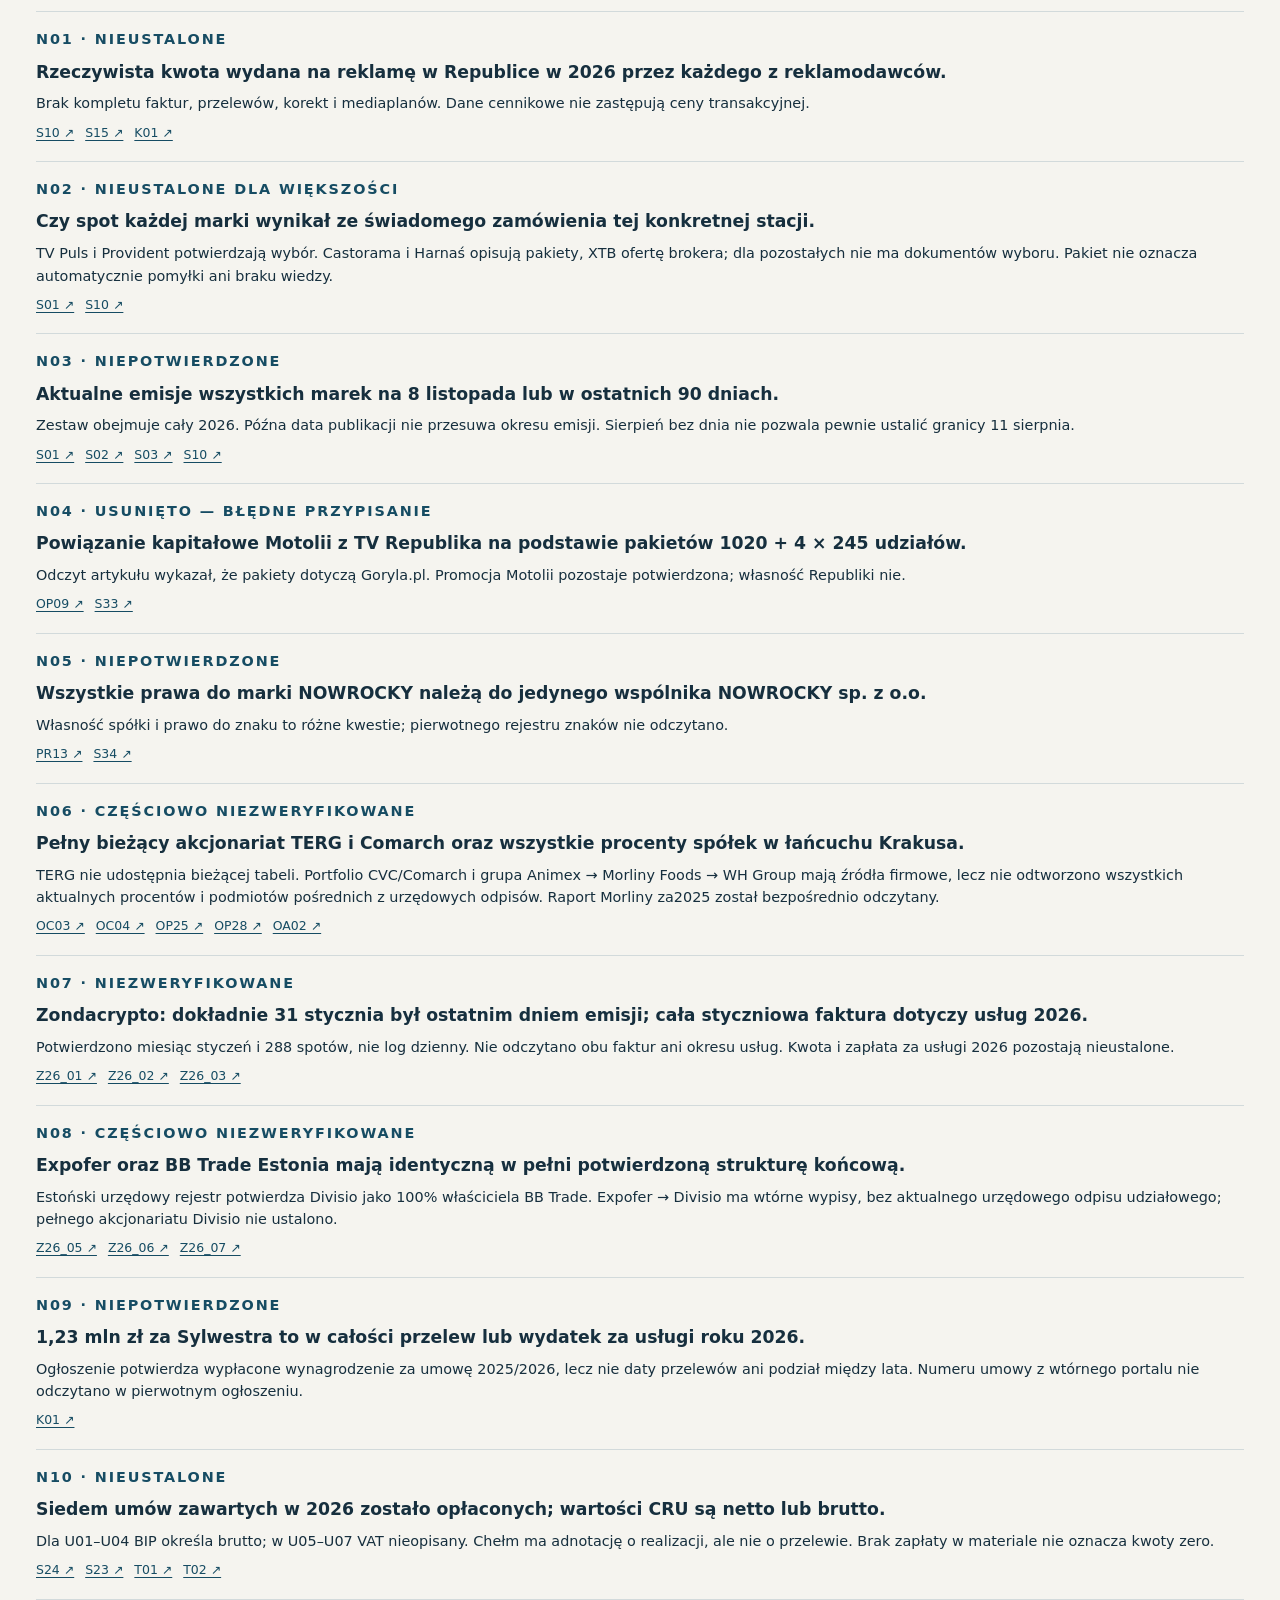
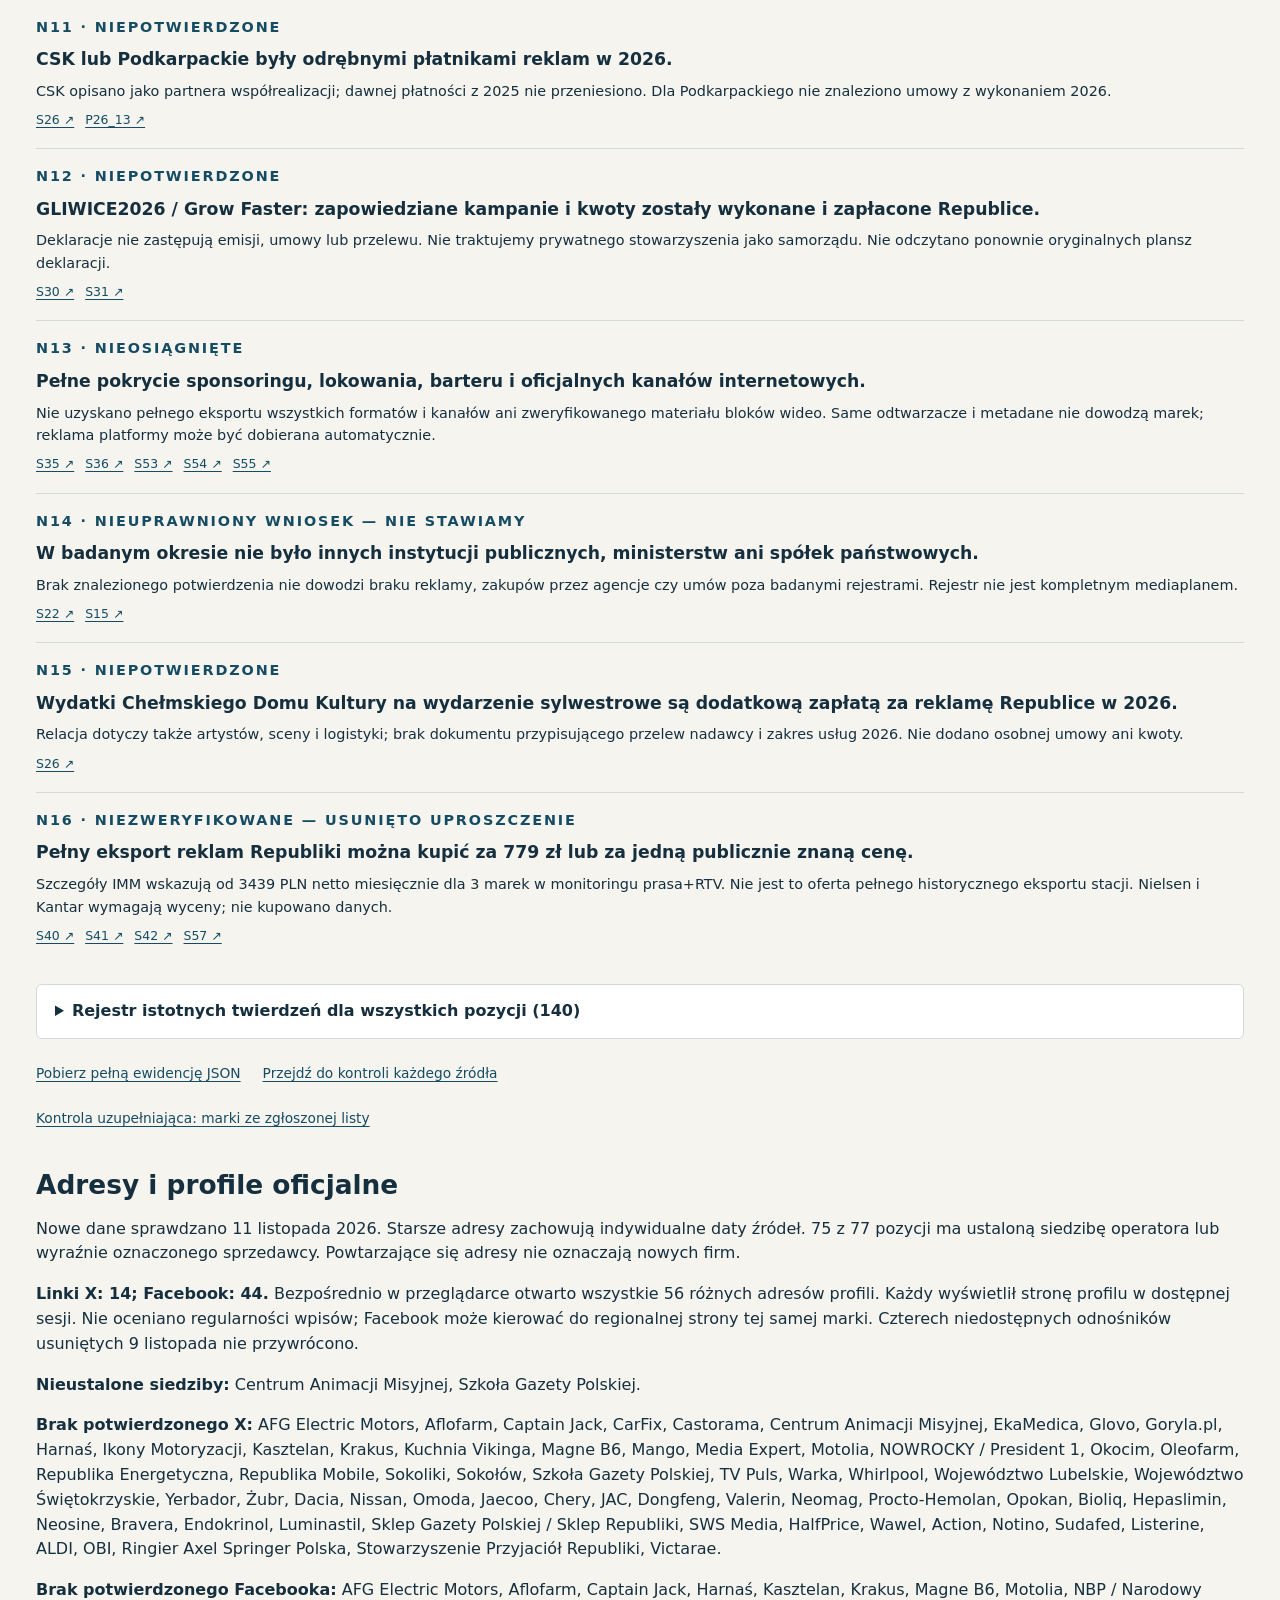
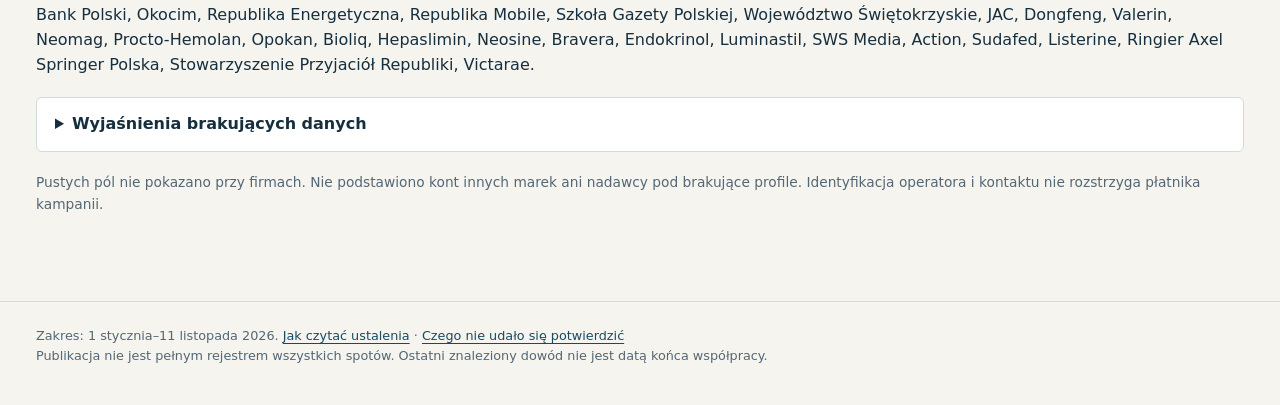
<file: tv-republika-2026/weryfikacja.html>
<!doctype html><html lang="pl"><head><meta charset="utf-8"><meta name="viewport" content="width=device-width,initial-scale=1"><title>Weryfikacja ustaleń | Reklamy w Republice 2026</title><meta name="description" content="Marki, firmy, sposób zakupu reklamy i instytucje publiczne. Ustalenia dotyczące 2026, ze źródłami i ograniczeniami weryfikacji."><link rel="icon" href="assets/favicon.svg"><link rel="stylesheet" href="assets/site.css"><script src="assets/app.js" defer></script></head><body><a href="#main" class="skip">Przejdź do treści</a><header class="site"><div><a class="wordmark" href="index.html">REKLAMY W REPUBLICE / 2026</a><nav aria-label="Główna nawigacja"><a href="index.html">Marki i firmy</a><a href="pieniadze-publiczne.html">Pieniądze publiczne</a><a href="weryfikacja.html" aria-current="page">Weryfikacja</a><a href="zrodla.html">Źródła</a></nav></div></header><main id="main"><div class="notice"><b>Kontrola uzupełniająca: 11 listopada 2026.</b> Zweryfikowano brakujące nazwy w źródłach całego roku. <a href="kontrola-kompletnosci.html">Nowe pozycje, różnice i miesiące bez pełnych danych</a>.</div><p class="eyebrow">Kontrola przed publikacją</p><h1>Co potwierdzają źródła.<br>Gdzie kończy się wiedza.</h1><p class="lead">Otworzono oryginalne adresy dokumentów. Przy każdym zapisano wydawcę lub autora, datę, faktycznie odczytany zakres oraz ograniczenia. Dokument niedostępny i omówienie prasowe mają inne znaczenie niż urzędowy wpis.</p><div class="notice"><b>Nie wszystkie źródła udało się odczytać.</b> Kontrola nie jest certyfikatem autentyczności ani kompletnym monitoringiem anteny. Status „odczytano” oznacza sprawdzenie opublikowanej treści i jej pochodzenia; nie potwierdza automatycznie wszystkich ocen autora. Niedostępne dokumenty wskazano w <a href="zrodla.html">rejestrze źródeł</a>.</div><h2>Sprawdzenie 20 wskazanych podmiotów</h2><p>Wszystkie 20 ma odczytany dowód odnoszący się do emisji w 2026. Dla części znamy wyłącznie styczeń–luty. Formalnej umowy i faktycznych płatności nie ustalono dla większości. NBP już wcześniej było na stronie publicznej, choć nie w tabeli 49 marek.</p><div class="table-frame"><table class="simple"><thead><tr><th>Podmiot</th><th>Okres potwierdzonego dowodu</th><th>Wynik i źródło</th></tr></thead><tbody><tr><td><a href="index.html#R003">Castorama Polska</a></td><td>styczeń–luty 2026</td><td>Potwierdzono 2026; nie jest to potwierdzenie bieżącej emisji.<br><span class="fine">Publikacja: 2026-03-11</span><span class="refs"><a href="zrodla.html#S10" title="Wirtualne Media: powroty reklamodawców i pakiety">S10 ↗</a></span></td></tr><tr><td><a href="index.html#R002">Media Expert</a></td><td>styczeń–luty 2026</td><td>Potwierdzono 2026; nie jest to potwierdzenie bieżącej emisji.<br><span class="fine">Publikacja: 2026-03-11</span><span class="refs"><a href="zrodla.html#S10" title="Wirtualne Media: powroty reklamodawców i pakiety">S10 ↗</a></span></td></tr><tr><td><a href="index.html#R031">Euro RTV AGD</a></td><td>styczeń–luty 2026</td><td>Potwierdzono 2026; nie jest to potwierdzenie bieżącej emisji.<br><span class="fine">Publikacja: 2026-03-11</span><span class="refs"><a href="zrodla.html#S10" title="Wirtualne Media: powroty reklamodawców i pakiety">S10 ↗</a></span></td></tr><tr><td><a href="index.html#R029">Glovo</a></td><td>styczeń–luty 2026</td><td>Potwierdzono 2026; nie jest to potwierdzenie bieżącej emisji.<br><span class="fine">Publikacja: 2026-03-11</span><span class="refs"><a href="zrodla.html#S10" title="Wirtualne Media: powroty reklamodawców i pakiety">S10 ↗</a></span></td></tr><tr><td><a href="index.html#R038">Wakacje.pl</a></td><td>styczeń–luty 2026</td><td>Potwierdzono 2026; nie jest to potwierdzenie bieżącej emisji.<br><span class="fine">Publikacja: 2026-03-11</span><span class="refs"><a href="zrodla.html#S10" title="Wirtualne Media: powroty reklamodawców i pakiety">S10 ↗</a></span></td></tr><tr><td><a href="index.html#R034">Krakus</a></td><td>styczeń–luty 2026</td><td>Potwierdzono 2026; nie jest to potwierdzenie bieżącej emisji.<br><span class="fine">Publikacja: 2026-03-11</span><span class="refs"><a href="zrodla.html#S10" title="Wirtualne Media: powroty reklamodawców i pakiety">S10 ↗</a></span></td></tr><tr><td><a href="index.html#R035">Sokołów</a></td><td>styczeń–luty 2026</td><td>Potwierdzono 2026; nie jest to potwierdzenie bieżącej emisji.<br><span class="fine">Publikacja: 2026-03-11</span><span class="refs"><a href="zrodla.html#S10" title="Wirtualne Media: powroty reklamodawców i pakiety">S10 ↗</a></span></td></tr><tr><td><a href="index.html#R033">Harnaś</a></td><td>styczeń–luty 2026</td><td>Potwierdzono 2026; nie jest to potwierdzenie bieżącej emisji.<br><span class="fine">Publikacja: 2026-03-11</span><span class="refs"><a href="zrodla.html#S10" title="Wirtualne Media: powroty reklamodawców i pakiety">S10 ↗</a></span></td></tr><tr><td><a href="index.html#R037">Warka</a></td><td>styczeń–luty 2026</td><td>Potwierdzono 2026; nie jest to potwierdzenie bieżącej emisji.<br><span class="fine">Publikacja: 2026-03-11</span><span class="refs"><a href="zrodla.html#S10" title="Wirtualne Media: powroty reklamodawców i pakiety">S10 ↗</a></span></td></tr><tr><td><a href="index.html#R020">Yerbador</a></td><td>sierpień 2026; wcześniejsze potwierdzenia od lutego</td><td>Potwierdzono 2026; nie jest to potwierdzenie bieżącej emisji.<br><span class="fine">Publikacja: 2026-09-11</span><span class="refs"><a href="zrodla.html#S03" title="Press / Nielsen: sierpień 2026">S03 ↗</a> <a href="zrodla.html#S06" title="Press / Nielsen: luty 2026">S06 ↗</a> <a href="zrodla.html#S07" title="Press / Nielsen: marzec 2026">S07 ↗</a> <a href="zrodla.html#S08" title="Press / Nielsen: kwiecień 2026">S08 ↗</a> <a href="zrodla.html#S09" title="Press / Nielsen: maj 2026">S09 ↗</a></span></td></tr><tr><td><a href="index.html#R004">Provident Polska</a></td><td>styczeń–luty 2026</td><td>Potwierdzono 2026; nie jest to potwierdzenie bieżącej emisji.<br><span class="fine">Publikacja: 2026-03-11</span><span class="refs"><a href="zrodla.html#S10" title="Wirtualne Media: powroty reklamodawców i pakiety">S10 ↗</a></span></td></tr><tr><td><a href="index.html#R030">XTB Polska</a></td><td>styczeń–luty 2026</td><td>Potwierdzono 2026; nie jest to potwierdzenie bieżącej emisji.<br><span class="fine">Publikacja: 2026-03-11</span><span class="refs"><a href="zrodla.html#S10" title="Wirtualne Media: powroty reklamodawców i pakiety">S10 ↗</a></span></td></tr><tr><td><a href="index.html#R032">Comarch</a></td><td>styczeń–luty 2026</td><td>Potwierdzono 2026; nie jest to potwierdzenie bieżącej emisji.<br><span class="fine">Publikacja: 2026-03-11</span><span class="refs"><a href="zrodla.html#S10" title="Wirtualne Media: powroty reklamodawców i pakiety">S10 ↗</a></span></td></tr><tr><td><a href="index.html#R026">Whirlpool</a></td><td>styczeń–luty 2026</td><td>Potwierdzono 2026; nie jest to potwierdzenie bieżącej emisji.<br><span class="fine">Publikacja: 2026-03-11</span><span class="refs"><a href="zrodla.html#S05" title="Press / Nielsen: styczeń 2026">S05 ↗</a> <a href="zrodla.html#S10" title="Wirtualne Media: powroty reklamodawców i pakiety">S10 ↗</a></span></td></tr><tr><td><a href="index.html#R018">Zondacrypto</a></td><td>styczeń 2026 — 288 spotów</td><td>Potwierdzono 2026; nie jest to potwierdzenie bieżącej emisji.<br><span class="fine">Publikacja: 2026-04-27</span><span class="refs"><a href="zrodla.html#Z26_01" title="Republika jedyną stacją z reklamami Zondacrypto">Z26_01 ↗</a></span></td></tr><tr><td><a href="index.html#R009">Sanofi Aventis Polska</a></td><td>wrzesień 2026; wybrane wcześniejsze miesiące od lutego</td><td>Potwierdzono 2026; nie jest to potwierdzenie bieżącej emisji.<br><span class="fine">Publikacja: 2026-10-13</span><span class="refs"><a href="zrodla.html#S02" title="Press / Nielsen: wrzesień 2026">S02 ↗</a> <a href="zrodla.html#S03" title="Press / Nielsen: sierpień 2026">S03 ↗</a> <a href="zrodla.html#S06" title="Press / Nielsen: luty 2026">S06 ↗</a> <a href="zrodla.html#S07" title="Press / Nielsen: marzec 2026">S07 ↗</a> <a href="zrodla.html#S08" title="Press / Nielsen: kwiecień 2026">S08 ↗</a> <a href="zrodla.html#S09" title="Press / Nielsen: maj 2026">S09 ↗</a></span></td></tr><tr><td><a href="index.html#R024">Oleofarm</a></td><td>marzec 2026; także styczeń i luty</td><td>Potwierdzono 2026; nie jest to potwierdzenie bieżącej emisji.<br><span class="fine">Publikacja: 2026-04-16</span><span class="refs"><a href="zrodla.html#S05" title="Press / Nielsen: styczeń 2026">S05 ↗</a> <a href="zrodla.html#S06" title="Press / Nielsen: luty 2026">S06 ↗</a> <a href="zrodla.html#S07" title="Press / Nielsen: marzec 2026">S07 ↗</a></span></td></tr><tr><td><a href="index.html#R016">EkaMedica</a></td><td>maj 2026; wcześniejsze potwierdzenia od stycznia</td><td>Potwierdzono 2026; nie jest to potwierdzenie bieżącej emisji.<br><span class="fine">Publikacja: 2026-06-11</span><span class="refs"><a href="zrodla.html#S05" title="Press / Nielsen: styczeń 2026">S05 ↗</a> <a href="zrodla.html#S06" title="Press / Nielsen: luty 2026">S06 ↗</a> <a href="zrodla.html#S08" title="Press / Nielsen: kwiecień 2026">S08 ↗</a> <a href="zrodla.html#S09" title="Press / Nielsen: maj 2026">S09 ↗</a></span></td></tr><tr><td><a href="index.html#R001">TV Puls</a></td><td>listopad 2026 — opis 5 listopada, bez dziennika emisji</td><td>Potwierdzono 2026; nie jest to potwierdzenie bieżącej emisji.<br><span class="fine">Publikacja: 2026-11-05</span><span class="refs"><a href="zrodla.html#S01" title="Wirtualne Media: reklamy TV Puls i powroty marek">S01 ↗</a></span></td></tr><tr><td><a href="index.html#R017">Narodowy Bank Polski</a></td><td>1 stycznia–10 maja 2026</td><td>Potwierdzono 2026; nie jest to potwierdzenie bieżącej emisji.<br><span class="fine">Publikacja: 2026-05-12</span><span class="refs"><a href="zrodla.html#S15" title="IMM: reklamy złota NBP, 1 stycznia–10 maja 2026">S15 ↗</a></span></td></tr></tbody></table></div><h2>Najważniejsze korekty</h2><ul class="body-copy"><li>Pakiety udziałów opisane przy Goryla.pl usunięto z Motolii. Jej promocja na antenie pozostaje potwierdzona.</li><li>Listopadowe przypomnienie powrotów Media Expert, Castoramy i Providenta zastąpiono właściwym okresem stycznia–lutego.</li><li>Zondacrypto: styczeń 2026 i 288 spotów; bez niezweryfikowanej dokładnej daty ostatniego dnia i bez przypisania faktur do usług 2026.</li><li>Comarch: aktualna firma sp. z o.o.; dawny komunikat z 2024 nie jest aktualnym akcjonariatem. Raport za2025 potwierdza grupę Animex → Morliny Foods → WH Group; bieżące procenty pośrednie i płatnik kampanii pozostają nieustalone.</li><li>Whirlpool: sprzedane pozostałe 25% Beko Europe w czerwcu 2026; licencja marki to osobna relacja. Zapowiedź sprzedaży Glovo w 2027 nie zmienia właściciela już w 2026.</li></ul><h2 id="niewiadome">Końcowy wykaz twierdzeń niezweryfikowanych lub wycofanych</h2><article class="claim" id="N01"><p class="eyebrow">N01 · NIEUSTALONE</p><h3>Rzeczywista kwota wydana na reklamę w Republice w 2026 przez każdego z reklamodawców.</h3><p>Brak kompletu faktur, przelewów, korekt i mediaplanów. Dane cennikowe nie zastępują ceny transakcyjnej.</p><span class="refs"><a href="zrodla.html#S10" title="Wirtualne Media: powroty reklamodawców i pakiety">S10 ↗</a> <a href="zrodla.html#S15" title="IMM: reklamy złota NBP, 1 stycznia–10 maja 2026">S15 ↗</a> <a href="zrodla.html#K01" title="e-Zamówienia: wykonanie umowy sylwestrowej, 2026/BZP 00034132/01">K01 ↗</a></span></article><article class="claim" id="N02"><p class="eyebrow">N02 · NIEUSTALONE DLA WIĘKSZOŚCI</p><h3>Czy spot każdej marki wynikał ze świadomego zamówienia tej konkretnej stacji.</h3><p>TV Puls i Provident potwierdzają wybór. Castorama i Harnaś opisują pakiety, XTB ofertę brokera; dla pozostałych nie ma dokumentów wyboru. Pakiet nie oznacza automatycznie pomyłki ani braku wiedzy.</p><span class="refs"><a href="zrodla.html#S01" title="Wirtualne Media: reklamy TV Puls i powroty marek">S01 ↗</a> <a href="zrodla.html#S10" title="Wirtualne Media: powroty reklamodawców i pakiety">S10 ↗</a></span></article><article class="claim" id="N03"><p class="eyebrow">N03 · NIEPOTWIERDZONE</p><h3>Aktualne emisje wszystkich marek na 8 listopada lub w ostatnich 90 dniach.</h3><p>Zestaw obejmuje cały 2026. Późna data publikacji nie przesuwa okresu emisji. Sierpień bez dnia nie pozwala pewnie ustalić granicy 11 sierpnia.</p><span class="refs"><a href="zrodla.html#S01" title="Wirtualne Media: reklamy TV Puls i powroty marek">S01 ↗</a> <a href="zrodla.html#S02" title="Press / Nielsen: wrzesień 2026">S02 ↗</a> <a href="zrodla.html#S03" title="Press / Nielsen: sierpień 2026">S03 ↗</a> <a href="zrodla.html#S10" title="Wirtualne Media: powroty reklamodawców i pakiety">S10 ↗</a></span></article><article class="claim" id="N04"><p class="eyebrow">N04 · USUNIĘTO — BŁĘDNE PRZYPISANIE</p><h3>Powiązanie kapitałowe Motolii z TV Republika na podstawie pakietów 1020 + 4 × 245 udziałów.</h3><p>Odczyt artykułu wykazał, że pakiety dotyczą Goryla.pl. Promocja Motolii pozostaje potwierdzona; własność Republiki nie.</p><span class="refs"><a href="zrodla.html#OP09" title="Press — Republika angażuje się w Motolię">OP09 ↗</a> <a href="zrodla.html#S33" title="Wirtualne Media: Motolia, sponsor i materiał w Dzisiaj">S33 ↗</a></span></article><article class="claim" id="N05"><p class="eyebrow">N05 · NIEPOTWIERDZONE</p><h3>Wszystkie prawa do marki NOWROCKY należą do jedynego wspólnika NOWROCKY sp. z o.o.</h3><p>Własność spółki i prawo do znaku to różne kwestie; pierwotnego rejestru znaków nie odczytano.</p><span class="refs"><a href="zrodla.html#PR13" title="NOWROCKY — agregat KRS Rejestr.io">PR13 ↗</a> <a href="zrodla.html#S34" title="WP: promocja zegarków NowRocky">S34 ↗</a></span></article><article class="claim" id="N06"><p class="eyebrow">N06 · CZĘŚCIOWO NIEZWERYFIKOWANE</p><h3>Pełny bieżący akcjonariat TERG i Comarch oraz wszystkie procenty spółek w łańcuchu Krakusa.</h3><p>TERG nie udostępnia bieżącej tabeli. Portfolio CVC/Comarch i grupa Animex → Morliny Foods → WH Group mają źródła firmowe, lecz nie odtworzono wszystkich aktualnych procentów i podmiotów pośrednich z urzędowych odpisów. Raport Morliny za2025 został bezpośrednio odczytany.</p><span class="refs"><a href="zrodla.html#OC03" title="Akcjonariat — TERG">OC03 ↗</a> <a href="zrodla.html#OC04" title="The upstart that won’t slow down: Media Expert’s leadership ambitions">OC04 ↗</a> <a href="zrodla.html#OP25" title="Comarch — przełomowy moment w historii grupy">OP25 ↗</a> <a href="zrodla.html#OP28" title="Morliny Foods — Our Sustainability Journey 2025">OP28 ↗</a> <a href="zrodla.html#OA02" title="Akcjonariusze | COMARCH">OA02 ↗</a></span></article><article class="claim" id="N07"><p class="eyebrow">N07 · NIEZWERYFIKOWANE</p><h3>Zondacrypto: dokładnie 31 stycznia był ostatnim dniem emisji; cała styczniowa faktura dotyczy usług 2026.</h3><p>Potwierdzono miesiąc styczeń i 288 spotów, nie log dzienny. Nie odczytano obu faktur ani okresu usług. Kwota i zapłata za usługi 2026 pozostają nieustalone.</p><span class="refs"><a href="zrodla.html#Z26_01" title="Republika jedyną stacją z reklamami Zondacrypto">Z26_01 ↗</a> <a href="zrodla.html#Z26_02" title="Ponad 84 proc. rabatu dla Zondacrypto w TV Republika? Stacja ujawniła faktury — tytuł z indeksu">Z26_02 ↗</a> <a href="zrodla.html#Z26_03" title="Republika tłumaczy się z reklam Zondacrypto. Rachoń pokazał faktury, Sakiewicz SMS-y od Krala">Z26_03 ↗</a></span></article><article class="claim" id="N08"><p class="eyebrow">N08 · CZĘŚCIOWO NIEZWERYFIKOWANE</p><h3>Expofer oraz BB Trade Estonia mają identyczną w pełni potwierdzoną strukturę końcową.</h3><p>Estoński urzędowy rejestr potwierdza Divisio jako 100% właściciela BB Trade. Expofer → Divisio ma wtórne wypisy, bez aktualnego urzędowego odpisu udziałowego; pełnego akcjonariatu Divisio nie ustalono.</p><span class="refs"><a href="zrodla.html#Z26_05" title="BB Trade Estonia OÜ (14814864) — e-Business Register">Z26_05 ↗</a> <a href="zrodla.html#Z26_06" title="Veřejný rejstřík a Sbírka listin — EXPOFÉR SERVIS HOUSE s.r.o.">Z26_06 ↗</a> <a href="zrodla.html#Z26_07" title="EXPOFÉR SERVIS HOUSE s.r.o., IČO 06095976 — Finmag">Z26_07 ↗</a></span></article><article class="claim" id="N09"><p class="eyebrow">N09 · NIEPOTWIERDZONE</p><h3>1,23 mln zł za Sylwestra to w całości przelew lub wydatek za usługi roku 2026.</h3><p>Ogłoszenie potwierdza wypłacone wynagrodzenie za umowę 2025/2026, lecz nie daty przelewów ani podział między lata. Numeru umowy z wtórnego portalu nie odczytano w pierwotnym ogłoszeniu.</p><span class="refs"><a href="zrodla.html#K01" title="e-Zamówienia: wykonanie umowy sylwestrowej, 2026/BZP 00034132/01">K01 ↗</a></span></article><article class="claim" id="N10"><p class="eyebrow">N10 · NIEUSTALONE</p><h3>Siedem umów zawartych w 2026 zostało opłaconych; wartości CRU są netto lub brutto.</h3><p>Dla U01–U04 BIP określa brutto; w U05–U07 VAT nieopisany. Chełm ma adnotację o realizacji, ale nie o przelewie. Brak zapłaty w materiale nie oznacza kwoty zero.</p><span class="refs"><a href="zrodla.html#S24" title="UMWL BIP: Centralny rejestr umów 2026, stan 31 lipca">S24 ↗</a> <a href="zrodla.html#S23" title="CRU: GM-III.35.2026 — Świętokrzyskie">S23 ↗</a> <a href="zrodla.html#T01" title="CRU: Małopolskie — I/3846/MP/4742/UMWM/26">T01 ↗</a> <a href="zrodla.html#T02" title="CRU: Chełm — -W/KP/172/2026">T02 ↗</a></span></article><article class="claim" id="N11"><p class="eyebrow">N11 · NIEPOTWIERDZONE</p><h3>CSK lub Podkarpackie były odrębnymi płatnikami reklam w 2026.</h3><p>CSK opisano jako partnera współrealizacji; dawnej płatności z 2025 nie przeniesiono. Dla Podkarpackiego nie znaleziono umowy z wykonaniem 2026.</p><span class="refs"><a href="zrodla.html#S26" title="Jawny Lublin: cztery umowy lubelskie">S26 ↗</a> <a href="zrodla.html#P26_13" title="Polskie Radio Rzeszów: zakres kosztów CPAC">P26_13 ↗</a></span></article><article class="claim" id="N12"><p class="eyebrow">N12 · NIEPOTWIERDZONE</p><h3>GLIWICE2026 / Grow Faster: zapowiedziane kampanie i kwoty zostały wykonane i zapłacone Republice.</h3><p>Deklaracje nie zastępują emisji, umowy lub przelewu. Nie traktujemy prywatnego stowarzyszenia jako samorządu. Nie odczytano ponownie oryginalnych plansz deklaracji.</p><span class="refs"><a href="zrodla.html#S30" title="Republika — deklaracja przejrzystości GLIWICE2026">S30 ↗</a> <a href="zrodla.html#S31" title="Republika: ogłoszenie Grow Faster">S31 ↗</a></span></article><article class="claim" id="N13"><p class="eyebrow">N13 · NIEOSIĄGNIĘTE</p><h3>Pełne pokrycie sponsoringu, lokowania, barteru i oficjalnych kanałów internetowych.</h3><p>Nie uzyskano pełnego eksportu wszystkich formatów i kanałów ani zweryfikowanego materiału bloków wideo. Same odtwarzacze i metadane nie dowodzą marek; reklama platformy może być dobierana automatycznie.</p><span class="refs"><a href="zrodla.html#S35" title="Republika: oficjalna transmisja i portal">S35 ↗</a> <a href="zrodla.html#S36" title="Oficjalny stream Republiki na YouTube">S36 ↗</a> <a href="zrodla.html#S53" title="CDA: fragment oznaczony 1 maja 2026">S53 ↗</a> <a href="zrodla.html#S54" title="CDA: fragment oznaczony 11 lipca 2026">S54 ↗</a> <a href="zrodla.html#S55" title="YouTube: blok z 5 września 2025, opublikowany w 2026">S55 ↗</a></span></article><article class="claim" id="N14"><p class="eyebrow">N14 · NIEUPRAWNIONY WNIOSEK — NIE STAWIAMY</p><h3>W badanym okresie nie było innych instytucji publicznych, ministerstw ani spółek państwowych.</h3><p>Brak znalezionego potwierdzenia nie dowodzi braku reklamy, zakupów przez agencje czy umów poza badanymi rejestrami. Rejestr nie jest kompletnym mediaplanem.</p><span class="refs"><a href="zrodla.html#S22" title="Centralny Rejestr Umów: wynik wyszukiwania NIP 1080014156">S22 ↗</a> <a href="zrodla.html#S15" title="IMM: reklamy złota NBP, 1 stycznia–10 maja 2026">S15 ↗</a></span></article><article class="claim" id="N15"><p class="eyebrow">N15 · NIEPOTWIERDZONE</p><h3>Wydatki Chełmskiego Domu Kultury na wydarzenie sylwestrowe są dodatkową zapłatą za reklamę Republice w 2026.</h3><p>Relacja dotyczy także artystów, sceny i logistyki; brak dokumentu przypisującego przelew nadawcy i zakres usług 2026. Nie dodano osobnej umowy ani kwoty.</p><span class="refs"><a href="zrodla.html#S26" title="Jawny Lublin: cztery umowy lubelskie">S26 ↗</a></span></article><article class="claim" id="N16"><p class="eyebrow">N16 · NIEZWERYFIKOWANE — USUNIĘTO UPROSZCZENIE</p><h3>Pełny eksport reklam Republiki można kupić za 779 zł lub za jedną publicznie znaną cenę.</h3><p>Szczegóły IMM wskazują od 3439 PLN netto miesięcznie dla 3 marek w monitoringu prasa+RTV. Nie jest to oferta pełnego historycznego eksportu stacji. Nielsen i Kantar wymagają wyceny; nie kupowano danych.</p><span class="refs"><a href="zrodla.html#S40" title="IMM: publiczny cennik monitoringu">S40 ↗</a> <a href="zrodla.html#S41" title="Nielsen Ad Intel: polski panel i kontakt">S41 ↗</a> <a href="zrodla.html#S42" title="Kantar Media: AdExpert i AdScope w bazie IAB">S42 ↗</a> <a href="zrodla.html#S57" title="Nielsen: produkt Ad Intelligence">S57 ↗</a></span></article><details class="fold"><summary>Rejestr istotnych twierdzeń dla wszystkich pozycji (140)</summary><article class="claim" id="R028-obecnosc"><h3>AFG Electric Motors · POTWIERDZONE W ZAKRESIE ŹRÓDŁA</h3><p>marzec 2026</p><p class="fine">Granice: Źródło opisuje emisję/promocję w podanym okresie; nie dowodzi bieżącej całorocznej współpracy.</p><span class="refs"><a href="zrodla.html#S07" title="Press / Nielsen: marzec 2026">S07 ↗</a></span></article><article class="claim" id="R028-podmiot"><h3>AFG Electric Motors · POTWIERDZONE Z OGRANICZENIAMI</h3><p>AFG Electric Motors sp. z o.o.; Powiązanie handlowe: Auto Fus Group; łańcuch kapitałowy nieustalony</p><p class="fine">Granice: Oficjalna polityka serwisu identyfikuje importera. Producent Dongfeng nie staje się przez to wykazanym właścicielem AFG ani płatnikiem reklamy.</p><span class="refs"><a href="zrodla.html#OP18" title="Dongfeng Motor Polska — polityka prywatności">OP18 ↗</a> <a href="zrodla.html#OP19" title="Dongfeng Garwolin — opis współpracy z Auto Fus Group">OP19 ↗</a></span></article><article class="claim" id="R028-zakup"><h3>AFG Electric Motors · NIEUSTALONE / PROMOCJA</h3><p>Nieustalone, kto wybrał stację; Nieustalony sposób zakupu tej emisji</p><p class="fine">Granice: Źródła potwierdzają obecność reklamową, lecz nie ujawniają instrukcji wyboru stacji ani umowy.</p><span class="refs"><a href="zrodla.html#S07" title="Press / Nielsen: marzec 2026">S07 ↗</a></span></article><article class="claim" id="R007-obecnosc"><h3>Aflofarm · POTWIERDZONE W ZAKRESIE ŹRÓDŁA</h3><p>wrzesień 2026; także lipiec i sierpień</p><p class="fine">Granice: Źródło opisuje emisję/promocję w podanym okresie; nie dowodzi bieżącej całorocznej współpracy.</p><span class="refs"><a href="zrodla.html#S02" title="Press / Nielsen: wrzesień 2026">S02 ↗</a> <a href="zrodla.html#S03" title="Press / Nielsen: sierpień 2026">S03 ↗</a> <a href="zrodla.html#S04" title="Press / Nielsen: lipiec 2026">S04 ↗</a></span></article><article class="claim" id="R007-podmiot"><h3>Aflofarm · POTWIERDZONE Z OGRANICZENIAMI</h3><p>Aflofarm Farmacja Polska sp. z o.o.; Biznes rodzinny: Rodzina Furmanów</p><p class="fine">Granice: Własna strona opisuje przekazanie firmy Jackowi, Wojciechowi i Tomaszowi Furmanom. Nie publikuje aktualnych procentów udziałów. Monitoring wymienia firmę, bez pełnej listy produktów.</p><span class="refs"><a href="zrodla.html#OC18" title="Aflofarm — Zarząd i rodzina założycieli">OC18 ↗</a> <a href="zrodla.html#OC19" title="Aflofarm — Sukces, który tworzą pokolenia">OC19 ↗</a></span></article><article class="claim" id="R007-zakup"><h3>Aflofarm · NIEUSTALONE / PROMOCJA</h3><p>Nieustalone, kto wybrał stację; Nieustalony sposób zakupu tej emisji</p><p class="fine">Granice: Źródła potwierdzają obecność reklamową, lecz nie ujawniają instrukcji wyboru stacji ani umowy.</p><span class="refs"><a href="zrodla.html#S02" title="Press / Nielsen: wrzesień 2026">S02 ↗</a> <a href="zrodla.html#S03" title="Press / Nielsen: sierpień 2026">S03 ↗</a> <a href="zrodla.html#S04" title="Press / Nielsen: lipiec 2026">S04 ↗</a></span></article><article class="claim" id="R039-obecnosc"><h3>Captain Jack · POTWIERDZONE W ZAKRESIE ŹRÓDŁA</h3><p>maj / 1–9 czerwca 2026 — przedział w artykule niejednoznaczny</p><p class="fine">Granice: Źródło opisuje emisję/promocję w podanym okresie; nie dowodzi bieżącej całorocznej współpracy.</p><span class="refs"><a href="zrodla.html#S11" title="Wirtualne Media / Nielsen: liczby spotów marek Republiki">S11 ↗</a></span></article><article class="claim" id="R039-podmiot"><h3>Captain Jack · POTWIERDZONE Z OGRANICZENIAMI</h3><p>Kompania Piwowarska S.A.; Grupa operacyjna: Asahi Europe &amp; International; Grupa nadrzędna: Asahi Group Holdings, Ltd.</p><p class="fine">Granice: Obie marki należą do portfolio Kompanii Piwowarskiej. Reklama Żubra nie dowodzi emisji reklam wszystkich innych marek grupy.</p><span class="refs"><a href="zrodla.html#OC20" title="Kompania Piwowarska — Nasze piwa">OC20 ↗</a> <a href="zrodla.html#OC21" title="Asahi Europe &amp; International — Our brands">OC21 ↗</a> <a href="zrodla.html#OC22" title="Asahi Group Holdings — consolidated subsidiary Kompania Piwowarska">OC22 ↗</a> <a href="zrodla.html#OC23" title="Asahi Europe &amp; International — About us">OC23 ↗</a></span></article><article class="claim" id="R039-zakup"><h3>Captain Jack · NIEUSTALONE / PROMOCJA</h3><p>Nieustalone, kto wybrał stację; Nieustalony sposób zakupu tej emisji</p><p class="fine">Granice: Źródła potwierdzają obecność reklamową, lecz nie ujawniają instrukcji wyboru stacji ani umowy.</p><span class="refs"><a href="zrodla.html#S11" title="Wirtualne Media / Nielsen: liczby spotów marek Republiki">S11 ↗</a></span></article><article class="claim" id="R022-obecnosc"><h3>CarFix · POTWIERDZONE W ZAKRESIE ŹRÓDŁA</h3><p>lipiec 2026</p><p class="fine">Granice: Źródło opisuje emisję/promocję w podanym okresie; nie dowodzi bieżącej całorocznej współpracy.</p><span class="refs"><a href="zrodla.html#S04" title="Press / Nielsen: lipiec 2026">S04 ↗</a></span></article><article class="claim" id="R022-podmiot"><h3>CarFix · POTWIERDZONE Z OGRANICZENIAMI</h3><p>Nox2 sp. z o.o.; Właściciel nadrzędny: Nieustalony</p><p class="fine">Granice: Regulamin CarFix potwierdza operatora. Aktualnych wspólników i płatnika kampanii nie ustalono.</p><span class="refs"><a href="zrodla.html#OP07" title="CarFix — regulamin sklepu">OP07 ↗</a></span></article><article class="claim" id="R022-zakup"><h3>CarFix · NIEUSTALONE / PROMOCJA</h3><p>Nieustalone, kto wybrał stację; Nieustalony sposób zakupu tej emisji</p><p class="fine">Granice: Źródła potwierdzają obecność reklamową, lecz nie ujawniają instrukcji wyboru stacji ani umowy.</p><span class="refs"><a href="zrodla.html#S04" title="Press / Nielsen: lipiec 2026">S04 ↗</a></span></article><article class="claim" id="R003-obecnosc"><h3>Castorama · POTWIERDZONE W ZAKRESIE ŹRÓDŁA</h3><p>styczeń–luty 2026</p><p class="fine">Granice: Źródło opisuje emisję/promocję w podanym okresie; nie dowodzi bieżącej całorocznej współpracy.</p><span class="refs"><a href="zrodla.html#S10" title="Wirtualne Media: powroty reklamodawców i pakiety">S10 ↗</a></span></article><article class="claim" id="R003-podmiot"><h3>Castorama · POTWIERDZONE Z OGRANICZENIAMI</h3><p>Castorama Polska sp. z o.o.; Grupa kapitałowa: Kingfisher plc</p><p class="fine">Granice: Potwierdzono operatora i grupę. Nie odtwarzano wszystkich pośrednich spółek holdingowych.</p><span class="refs"><a href="zrodla.html#OC06" title="Poznaj nas — Castorama">OC06 ↗</a> <a href="zrodla.html#OC07" title="Castorama Polska sp. z o.o. oraz Rank Progress S.A.">OC07 ↗</a> <a href="zrodla.html#OC08" title="Kontakt — Castorama">OC08 ↗</a></span></article><article class="claim" id="R003-zakup"><h3>Castorama · OPISANE W ŹRÓDLE; ZAKRES NIŻEJ</h3><p>Pakiet bez odrębnej decyzji o stacji — według firmy; Pakiet Polsat Ogólny — kampania opisana w marcu 2026</p><p class="fine">Granice: Marka tłumaczyła emisję składem pakietu, bez osobnej kampanii dedykowanej Republice.</p><span class="refs"><a href="zrodla.html#S10" title="Wirtualne Media: powroty reklamodawców i pakiety">S10 ↗</a></span></article><article class="claim" id="R025-obecnosc"><h3>Centrum Animacji Misyjnej · POTWIERDZONE W ZAKRESIE ŹRÓDŁA</h3><p>styczeń 2026</p><p class="fine">Granice: Źródło opisuje emisję/promocję w podanym okresie; nie dowodzi bieżącej całorocznej współpracy.</p><span class="refs"><a href="zrodla.html#S05" title="Press / Nielsen: styczeń 2026">S05 ↗</a></span></article><article class="claim" id="R025-podmiot"><h3>Centrum Animacji Misyjnej · POTWIERDZONE Z OGRANICZENIAMI</h3><p>Centrum Animacji Misyjnej — dom zakonny Pallotynów; Instytucja prowadząca: Stowarzyszenie Apostolstwa Katolickiego — Pallotyni</p><p class="fine">Granice: Instytucja zakonna, bez struktury udziałów spółki. Nie ustalono strony rozliczającej reklamę.</p><span class="refs"><a href="zrodla.html#K05" title="Centrum Animacji Misyjnej — Archidiecezja Warszawska">K05 ↗</a></span></article><article class="claim" id="R025-zakup"><h3>Centrum Animacji Misyjnej · NIEUSTALONE / PROMOCJA</h3><p>Nieustalone, kto wybrał stację; Nieustalony sposób zakupu tej emisji</p><p class="fine">Granice: Źródła potwierdzają obecność reklamową, lecz nie ujawniają instrukcji wyboru stacji ani umowy.</p><span class="refs"><a href="zrodla.html#S05" title="Press / Nielsen: styczeń 2026">S05 ↗</a></span></article><article class="claim" id="R032-obecnosc"><h3>Comarch · POTWIERDZONE W ZAKRESIE ŹRÓDŁA</h3><p>styczeń–luty 2026</p><p class="fine">Granice: Źródło opisuje emisję/promocję w podanym okresie; nie dowodzi bieżącej całorocznej współpracy.</p><span class="refs"><a href="zrodla.html#S10" title="Wirtualne Media: powroty reklamodawców i pakiety">S10 ↗</a></span></article><article class="claim" id="R032-podmiot"><h3>Comarch · POTWIERDZONE Z OGRANICZENIAMI</h3><p>Comarch sp. z o.o.; Bieżąca przynależność portfelowa: CVC Capital Partners</p><p class="fine">Granice: Aktualna polityka firmy wskazuje Comarch sp. z o.o.; monitoring i starszy komunikat używają Comarch S.A. Daty przekształcenia oraz podmiotu płacącego za wcześniejszą emisję nie ustalono. Komunikat z 9 grudnia 2024 opisuje CVC/Chamonix oraz rodzinę Filipiak i Annę Prokop, lecz nie dowodzi pełnej struktury z listopada 2026.</p><span class="refs"><a href="zrodla.html#OA02" title="Akcjonariusze | COMARCH">OA02 ↗</a> <a href="zrodla.html#OA03" title="Dane osobowe — Comarch">OA03 ↗</a> <a href="zrodla.html#OP25" title="Comarch — przełomowy moment w historii grupy">OP25 ↗</a> <a href="zrodla.html#OP26" title="Comarch — Raport Roczny 2025">OP26 ↗</a></span></article><article class="claim" id="R032-zakup"><h3>Comarch · NIEUSTALONE / PROMOCJA</h3><p>Nieustalone, kto wybrał stację; Nieustalony sposób zakupu tej emisji</p><p class="fine">Granice: Źródła potwierdzają obecność reklamową, lecz nie ujawniają instrukcji wyboru stacji ani umowy.</p><span class="refs"><a href="zrodla.html#S10" title="Wirtualne Media: powroty reklamodawców i pakiety">S10 ↗</a></span></article><article class="claim" id="R016-obecnosc"><h3>EkaMedica · POTWIERDZONE W ZAKRESIE ŹRÓDŁA</h3><p>maj 2026; wcześniejsze potwierdzenia od stycznia</p><p class="fine">Granice: Źródło opisuje emisję/promocję w podanym okresie; nie dowodzi bieżącej całorocznej współpracy.</p><span class="refs"><a href="zrodla.html#S05" title="Press / Nielsen: styczeń 2026">S05 ↗</a> <a href="zrodla.html#S06" title="Press / Nielsen: luty 2026">S06 ↗</a> <a href="zrodla.html#S08" title="Press / Nielsen: kwiecień 2026">S08 ↗</a> <a href="zrodla.html#S09" title="Press / Nielsen: maj 2026">S09 ↗</a></span></article><article class="claim" id="R016-podmiot"><h3>EkaMedica · POTWIERDZONE Z OGRANICZENIAMI</h3><p>EkaMedica sp. z o.o. sp.k.; Komplementariusz: EkaMedica sp. z o.o.; Komandytariusze: Jarosław Rozmus i Emilia Rozmus; Wspólnicy komplementariusza: Jarosław Rozmus i Emilia Rozmus po50% według jawnych pól wpisu26od18.06.2026</p><p class="fine">Granice: Oficjalna strona potwierdza spółkę komandytową, a Rejestr.io role wspólników według wpisu z czerwca 2026. Wartość wkładu lub suma komandytowa nie oznacza automatycznie procentu zysku ani kontroli.</p><span class="refs"><a href="zrodla.html#OP01" title="EkaMedica — oficjalny kontakt i pełna firma">OP01 ↗</a> <a href="zrodla.html#OP39" title="Rejestr.io — EkaMedica sp.k., jawne odwzorowanie wpisów KRS">OP39 ↗</a> <a href="zrodla.html#OP40" title="Rejestr.io — EkaMedica sp. z o.o., komplementariusz">OP40 ↗</a></span></article><article class="claim" id="R016-zakup"><h3>EkaMedica · NIEUSTALONE / PROMOCJA</h3><p>Nieustalone, kto wybrał stację; Nieustalony sposób zakupu tej emisji</p><p class="fine">Granice: Źródła potwierdzają obecność reklamową, lecz nie ujawniają instrukcji wyboru stacji ani umowy.</p><span class="refs"><a href="zrodla.html#S05" title="Press / Nielsen: styczeń 2026">S05 ↗</a> <a href="zrodla.html#S06" title="Press / Nielsen: luty 2026">S06 ↗</a> <a href="zrodla.html#S08" title="Press / Nielsen: kwiecień 2026">S08 ↗</a> <a href="zrodla.html#S09" title="Press / Nielsen: maj 2026">S09 ↗</a></span></article><article class="claim" id="R010-obecnosc"><h3>Gazeta Polska · POTWIERDZONE W ZAKRESIE ŹRÓDŁA</h3><p>wrzesień 2026 — promocja wydawcy NWP</p><p class="fine">Granice: Źródło opisuje emisję/promocję w podanym okresie; nie dowodzi bieżącej całorocznej współpracy.</p><span class="refs"><a href="zrodla.html#S02" title="Press / Nielsen: wrzesień 2026">S02 ↗</a></span></article><article class="claim" id="R010-podmiot"><h3>Gazeta Polska · POTWIERDZONE Z OGRANICZENIAMI</h3><p>Niezależne Wydawnictwo Polskie sp. z o.o.; Ujawniony wspólnik: Tomasz Sakiewicz — część udziałów; Pełna struktura: Nieustalona</p><p class="fine">Granice: NWP jest wydawcą Gazety Polskiej. Rejestr.io ujawnia część udziałów Tomasza Sakiewicza i wyraźnie nie oznacza ich jako całości. Forum S.A., wydawca GPC, jest inną spółką.</p><span class="refs"><a href="zrodla.html#PR01" title="Gazeta Polska — własna polityka prywatności">PR01 ↗</a> <a href="zrodla.html#PR02" title="Polskie Badania Czytelnictwa — Gazeta Polska, II kwartał 2026">PR02 ↗</a> <a href="zrodla.html#PR07" title="NWP — agregat danych KRS Rejestr.io">PR07 ↗</a></span></article><article class="claim" id="R010-zakup"><h3>Gazeta Polska · NIEUSTALONE / PROMOCJA</h3><p>Promocja powiązanego projektu / mediów; Warunki promocji i ewentualne wynagrodzenie nieujawnione</p><p class="fine">Granice: Powiązanie lub promocja krzyżowa nie dowodzi odpłatnego zlecenia.</p><span class="refs"><a href="zrodla.html#S02" title="Press / Nielsen: wrzesień 2026">S02 ↗</a></span></article><article class="claim" id="R029-obecnosc"><h3>Glovo · POTWIERDZONE W ZAKRESIE ŹRÓDŁA</h3><p>styczeń–luty 2026</p><p class="fine">Granice: Źródło opisuje emisję/promocję w podanym okresie; nie dowodzi bieżącej całorocznej współpracy.</p><span class="refs"><a href="zrodla.html#S10" title="Wirtualne Media: powroty reklamodawców i pakiety">S10 ↗</a></span></article><article class="claim" id="R029-podmiot"><h3>Glovo · POTWIERDZONE Z OGRANICZENIAMI</h3><p>Restaurant Partner Polska sp. z o.o. — polski operator; Grupa: Glovo / Delivery Hero SE</p><p class="fine">Granice: Ogłoszona w lipcu 2026 sprzedaż polskiej działalności do SSW była warunkowa, z oczekiwanym zamknięciem w 2027. Nie przedstawiamy SSW ani Uber jako obecnych właścicieli na datę publikacji.</p><span class="refs"><a href="zrodla.html#OP20" title="Glovo — polityka prywatności, tabela podmiotów lokalnych">OP20 ↗</a> <a href="zrodla.html#OP21" title="UODO — polski operator Glovo">OP21 ↗</a> <a href="zrodla.html#OP22" title="Delivery Hero — umowa z Uber i warunkowa sprzedaż do SSW">OP22 ↗</a></span></article><article class="claim" id="R029-zakup"><h3>Glovo · NIEUSTALONE / PROMOCJA</h3><p>Nieustalone, kto wybrał stację; Nieustalony sposób zakupu tej emisji</p><p class="fine">Granice: Źródła potwierdzają obecność reklamową, lecz nie ujawniają instrukcji wyboru stacji ani umowy.</p><span class="refs"><a href="zrodla.html#S10" title="Wirtualne Media: powroty reklamodawców i pakiety">S10 ↗</a></span></article><article class="claim" id="R011-obecnosc"><h3>Goryla.pl · POTWIERDZONE W ZAKRESIE ŹRÓDŁA</h3><p>listopad 2026 — opis 5 listopada; także wcześniejsza promocja</p><p class="fine">Granice: Źródło opisuje emisję/promocję w podanym okresie; nie dowodzi bieżącej całorocznej współpracy.</p><span class="refs"><a href="zrodla.html#S01" title="Wirtualne Media: reklamy TV Puls i powroty marek">S01 ↗</a> <a href="zrodla.html#S02" title="Press / Nielsen: wrzesień 2026">S02 ↗</a> <a href="zrodla.html#S11" title="Wirtualne Media / Nielsen: liczby spotów marek Republiki">S11 ↗</a> <a href="zrodla.html#S32" title="Wirtualne Media: Goryla i promocja biżuterii">S32 ↗</a></span></article><article class="claim" id="R011-podmiot"><h3>Goryla.pl · POTWIERDZONE Z OGRANICZENIAMI</h3><p>GORYLA sp. z o.o.; Wspólnicy: Invicti 50,5%; TV Republika S.A. 25%; Karol Gnat 12,25%; Beata Olechowska 12,25%</p><p class="fine">Granice: Bieżąca struktura według Rejestr.io po wpisie z 7 października 2026. W Invicti po 50% mają Republika Broadcasting Limited i Arkadiusz Domińczak; dalszej kontroli spółki zagranicznej nie ustalono. Republika Broadcasting Limited i TV Republika S.A. to odrębne nazwy prawne. Dane historyczne z Press z maja różnią się od wtórnego rejestru po wpisie z 7 października 2026; nie mieszano tych dat.</p><span class="refs"><a href="zrodla.html#PR08" title="Goryla.pl — regulamin sklepu">PR08 ↗</a> <a href="zrodla.html#PR09" title="Goryla — agregat aktualnego KRS Rejestr.io">PR09 ↗</a> <a href="zrodla.html#PR10" title="Invicti — agregat aktualnego KRS Rejestr.io">PR10 ↗</a> <a href="zrodla.html#PR11" title="Press — nowy większościowy udziałowiec Goryla">PR11 ↗</a></span></article><article class="claim" id="R011-zakup"><h3>Goryla.pl · NIEUSTALONE / PROMOCJA</h3><p>Promocja powiązanego projektu / mediów; Warunki promocji i ewentualne wynagrodzenie nieujawnione</p><p class="fine">Granice: Powiązanie lub promocja krzyżowa nie dowodzi odpłatnego zlecenia.</p><span class="refs"><a href="zrodla.html#S01" title="Wirtualne Media: reklamy TV Puls i powroty marek">S01 ↗</a> <a href="zrodla.html#S02" title="Press / Nielsen: wrzesień 2026">S02 ↗</a> <a href="zrodla.html#S11" title="Wirtualne Media / Nielsen: liczby spotów marek Republiki">S11 ↗</a> <a href="zrodla.html#S32" title="Wirtualne Media: Goryla i promocja biżuterii">S32 ↗</a></span></article><article class="claim" id="R033-obecnosc"><h3>Harnaś · POTWIERDZONE W ZAKRESIE ŹRÓDŁA</h3><p>styczeń–luty 2026</p><p class="fine">Granice: Źródło opisuje emisję/promocję w podanym okresie; nie dowodzi bieżącej całorocznej współpracy.</p><span class="refs"><a href="zrodla.html#S10" title="Wirtualne Media: powroty reklamodawców i pakiety">S10 ↗</a></span></article><article class="claim" id="R033-podmiot"><h3>Harnaś · POTWIERDZONE Z OGRANICZENIAMI</h3><p>Carlsberg Polska sp. z o.o.; Grupa: Carlsberg A/S</p><p class="fine">Granice: Operator sprzedażowy marek; nie utożsamiamy go z odrębną spółką produkcyjną Carlsberg Supply Company Polska. Sposobu zakupu Harnasia nie przypisujemy automatycznie innym markom.</p><span class="refs"><a href="zrodla.html#OP05" title="Carlsberg Polska — informacja o strategii podatkowej2023">OP05 ↗</a> <a href="zrodla.html#OP06" title="Carlsberg Polska — aktualna strona i portfolio">OP06 ↗</a> <a href="zrodla.html#OA04" title="Carlsberg Polska sp. z o.o.">OA04 ↗</a></span></article><article class="claim" id="R033-zakup"><h3>Harnaś · OPISANE W ŹRÓDLE; ZAKRES NIŻEJ</h3><p>Obecność w pakiecie potwierdzona przez firmę; Zakup przez dom mediowy; Republika jako kanał uzupełniający</p><p class="fine">Granice: Carlsberg wyjaśniał użycie pakietu w kampanii edukacyjnej o systemie kaucyjnym. Nie określał tego jako pomyłki.</p><span class="refs"><a href="zrodla.html#S10" title="Wirtualne Media: powroty reklamodawców i pakiety">S10 ↗</a></span></article><article class="claim" id="R027-obecnosc"><h3>Ikony Motoryzacji · POTWIERDZONE W ZAKRESIE ŹRÓDŁA</h3><p>luty 2026</p><p class="fine">Granice: Źródło opisuje emisję/promocję w podanym okresie; nie dowodzi bieżącej całorocznej współpracy.</p><span class="refs"><a href="zrodla.html#S06" title="Press / Nielsen: luty 2026">S06 ↗</a></span></article><article class="claim" id="R027-podmiot"><h3>Ikony Motoryzacji · POTWIERDZONE Z OGRANICZENIAMI</h3><p>Ikony Moto sp. z o.o.; Grupa / właściciel nadrzędny: Nieustalony</p><p class="fine">Granice: Operatora wskazuje regulamin wystawy. Castrol w nazwie wydarzenia nie dowodzi własności spółki ani zakupu reklamy Republiki przez Castrol.</p><span class="refs"><a href="zrodla.html#OP17" title="Ikony Motoryzacji — regulamin wystawy2025/2026">OP17 ↗</a></span></article><article class="claim" id="R027-zakup"><h3>Ikony Motoryzacji · NIEUSTALONE / PROMOCJA</h3><p>Nieustalone, kto wybrał stację; Nieustalony sposób zakupu tej emisji</p><p class="fine">Granice: Źródła potwierdzają obecność reklamową, lecz nie ujawniają instrukcji wyboru stacji ani umowy.</p><span class="refs"><a href="zrodla.html#S06" title="Press / Nielsen: luty 2026">S06 ↗</a></span></article><article class="claim" id="R040-obecnosc"><h3>Kasztelan · POTWIERDZONE W ZAKRESIE ŹRÓDŁA</h3><p>maj / 1–9 czerwca 2026 — przedział w artykule niejednoznaczny</p><p class="fine">Granice: Źródło opisuje emisję/promocję w podanym okresie; nie dowodzi bieżącej całorocznej współpracy.</p><span class="refs"><a href="zrodla.html#S11" title="Wirtualne Media / Nielsen: liczby spotów marek Republiki">S11 ↗</a></span></article><article class="claim" id="R040-podmiot"><h3>Kasztelan · POTWIERDZONE Z OGRANICZENIAMI</h3><p>Carlsberg Polska sp. z o.o.; Grupa: Carlsberg A/S</p><p class="fine">Granice: Operator sprzedażowy marek; nie utożsamiamy go z odrębną spółką produkcyjną Carlsberg Supply Company Polska. Sposobu zakupu Harnasia nie przypisujemy automatycznie innym markom.</p><span class="refs"><a href="zrodla.html#OP05" title="Carlsberg Polska — informacja o strategii podatkowej2023">OP05 ↗</a> <a href="zrodla.html#OP06" title="Carlsberg Polska — aktualna strona i portfolio">OP06 ↗</a></span></article><article class="claim" id="R040-zakup"><h3>Kasztelan · NIEUSTALONE / PROMOCJA</h3><p>Nieustalone, kto wybrał stację; Nieustalony sposób zakupu tej emisji</p><p class="fine">Granice: Źródła potwierdzają obecność reklamową, lecz nie ujawniają instrukcji wyboru stacji ani umowy.</p><span class="refs"><a href="zrodla.html#S11" title="Wirtualne Media / Nielsen: liczby spotów marek Republiki">S11 ↗</a></span></article><article class="claim" id="R034-obecnosc"><h3>Krakus · POTWIERDZONE W ZAKRESIE ŹRÓDŁA</h3><p>styczeń–luty 2026</p><p class="fine">Granice: Źródło opisuje emisję/promocję w podanym okresie; nie dowodzi bieżącej całorocznej współpracy.</p><span class="refs"><a href="zrodla.html#S10" title="Wirtualne Media: powroty reklamodawców i pakiety">S10 ↗</a></span></article><article class="claim" id="R034-podmiot"><h3>Krakus · CZĘŚCIOWO NIEUSTALONE</h3><p>Animex — portfolio marki; Grupa pośrednia — raport za 2025: Morliny Foods Holding Ltd.; Grupa nadrzędna — ten sam raport: WH Group</p><p class="fine">Granice: Oficjalna historia Animex potwierdza portfolio Krakus. Ponownie pobrany raport Morliny Foods za2025 (utworzony27.04.2026), strony5 i11, wymienia Animex Foods i Animex Holding w grupie Morliny Foods Holding Ltd., a tę w WH Group. To opis struktury raportowanej za2025, nie urzędowy odpis na8.11.2026. Prawnego płatnika kampanii i wszystkich procentów pośrednich nie ustalono.</p><span class="refs"><a href="zrodla.html#OP27" title="Animex — historia i marka Krakus">OP27 ↗</a> <a href="zrodla.html#OP28" title="Morliny Foods — Our Sustainability Journey 2025">OP28 ↗</a></span></article><article class="claim" id="R034-zakup"><h3>Krakus · NIEUSTALONE / PROMOCJA</h3><p>Nieustalone, kto wybrał stację; Nieustalony sposób zakupu tej emisji</p><p class="fine">Granice: Źródła potwierdzają obecność reklamową, lecz nie ujawniają instrukcji wyboru stacji ani umowy.</p><span class="refs"><a href="zrodla.html#S10" title="Wirtualne Media: powroty reklamodawców i pakiety">S10 ↗</a></span></article><article class="claim" id="R005-obecnosc"><h3>Kuchnia Vikinga · POTWIERDZONE W ZAKRESIE ŹRÓDŁA</h3><p>wrzesień 2026; także wybrane wcześniejsze miesiące</p><p class="fine">Granice: Źródło opisuje emisję/promocję w podanym okresie; nie dowodzi bieżącej całorocznej współpracy.</p><span class="refs"><a href="zrodla.html#S02" title="Press / Nielsen: wrzesień 2026">S02 ↗</a> <a href="zrodla.html#S05" title="Press / Nielsen: styczeń 2026">S05 ↗</a> <a href="zrodla.html#S11" title="Wirtualne Media / Nielsen: liczby spotów marek Republiki">S11 ↗</a></span></article><article class="claim" id="R005-podmiot"><h3>Kuchnia Vikinga · POTWIERDZONE Z OGRANICZENIAMI</h3><p>GRUPA VIKINGA sp. z o.o.; Ujawnieni wspólnicy: Łukasz Dawidziuk i Paweł Fiedoruk — po 50%</p><p class="fine">Granice: Dawna nazwa: Wschodni Front. Obecną firmę potwierdza regulamin marki; wspólników — Rejestr.io według wpisu z września 2026. Dokładnej daty zmiany nazwy nie ustalono.</p><span class="refs"><a href="zrodla.html#OC12" title="Kuchnia Vikinga — Regulamin serwisu">OC12 ↗</a> <a href="zrodla.html#OC13" title="Rejestr.io — GRUPA VIKINGA, poprzednio Wschodni Front">OC13 ↗</a> <a href="zrodla.html#OC14" title="Kuchnia Vikinga — Polityka prywatności">OC14 ↗</a></span></article><article class="claim" id="R005-zakup"><h3>Kuchnia Vikinga · NIEUSTALONE / PROMOCJA</h3><p>Nieustalone, kto wybrał stację; Nieustalony sposób zakupu tej emisji</p><p class="fine">Granice: Źródła potwierdzają obecność reklamową, lecz nie ujawniają instrukcji wyboru stacji ani umowy.</p><span class="refs"><a href="zrodla.html#S02" title="Press / Nielsen: wrzesień 2026">S02 ↗</a> <a href="zrodla.html#S05" title="Press / Nielsen: styczeń 2026">S05 ↗</a> <a href="zrodla.html#S11" title="Wirtualne Media / Nielsen: liczby spotów marek Republiki">S11 ↗</a></span></article><article class="claim" id="R041-obecnosc"><h3>Magne B6 · POTWIERDZONE W ZAKRESIE ŹRÓDŁA</h3><p>maj / 1–9 czerwca 2026 — przedział w artykule niejednoznaczny</p><p class="fine">Granice: Źródło opisuje emisję/promocję w podanym okresie; nie dowodzi bieżącej całorocznej współpracy.</p><span class="refs"><a href="zrodla.html#S11" title="Wirtualne Media / Nielsen: liczby spotów marek Republiki">S11 ↗</a></span></article><article class="claim" id="R041-podmiot"><h3>Magne B6 · POTWIERDZONE Z OGRANICZENIAMI</h3><p>Opella Healthcare Poland sp. z o.o.; Grupa: Opella; Struktura po transakcji: CD&amp;R 50%; Sanofi 48,2%; Bpifrance 1,8%</p><p class="fine">Granice: Struktura po zamknięciu transakcji 30 kwietnia 2025 r. Magne B6 ma odrębnego operatora od obecnej Sanofi sp. z o.o.</p><span class="refs"><a href="zrodla.html#OC27" title="Magne B6 — firma Opella Healthcare Poland">OC27 ↗</a> <a href="zrodla.html#OC28" title="Sanofi — zamknięcie transakcji Opella z CD&amp;R">OC28 ↗</a> <a href="zrodla.html#OC29" title="Opella — launches as independent company">OC29 ↗</a></span></article><article class="claim" id="R041-zakup"><h3>Magne B6 · NIEUSTALONE / PROMOCJA</h3><p>Nieustalone, kto wybrał stację; Nieustalony sposób zakupu tej emisji</p><p class="fine">Granice: Źródła potwierdzają obecność reklamową, lecz nie ujawniają instrukcji wyboru stacji ani umowy.</p><span class="refs"><a href="zrodla.html#S11" title="Wirtualne Media / Nielsen: liczby spotów marek Republiki">S11 ↗</a></span></article><article class="claim" id="R006-obecnosc"><h3>Mango · POTWIERDZONE W ZAKRESIE ŹRÓDŁA</h3><p>wrzesień 2026; także styczeń–sierpień, wybrane miesiące</p><p class="fine">Granice: Źródło opisuje emisję/promocję w podanym okresie; nie dowodzi bieżącej całorocznej współpracy.</p><span class="refs"><a href="zrodla.html#S02" title="Press / Nielsen: wrzesień 2026">S02 ↗</a> <a href="zrodla.html#S03" title="Press / Nielsen: sierpień 2026">S03 ↗</a> <a href="zrodla.html#S04" title="Press / Nielsen: lipiec 2026">S04 ↗</a> <a href="zrodla.html#S05" title="Press / Nielsen: styczeń 2026">S05 ↗</a> <a href="zrodla.html#S06" title="Press / Nielsen: luty 2026">S06 ↗</a> <a href="zrodla.html#S07" title="Press / Nielsen: marzec 2026">S07 ↗</a> <a href="zrodla.html#S08" title="Press / Nielsen: kwiecień 2026">S08 ↗</a> <a href="zrodla.html#S11" title="Wirtualne Media / Nielsen: liczby spotów marek Republiki">S11 ↗</a></span></article><article class="claim" id="R006-podmiot"><h3>Mango · POTWIERDZONE Z OGRANICZENIAMI</h3><p>TVO sp. z o.o.; Spółka kontrolująca: Polsat Investments Ltd.; Grupa: Grupa Polsat Plus</p><p class="fine">Granice: Regulamin Mango wskazuje TVO. To nie marka własna Republiki. Udział 75,96% w głosach pochodzi z raportu za 31 grudnia 2025; nie przedstawiamy go jako nowego pomiaru z listopada 2026.</p><span class="refs"><a href="zrodla.html#OC15" title="Mango — Regulamin sklepu od1.08.2026">OC15 ↗</a> <a href="zrodla.html#OC16" title="Cyfrowy Polsat — Raport roczny2025, s.133PDF">OC16 ↗</a> <a href="zrodla.html#OC17" title="Press — właściciel TV Okazje i Mango">OC17 ↗</a></span></article><article class="claim" id="R006-zakup"><h3>Mango · NIEUSTALONE / PROMOCJA</h3><p>Nieustalone, kto wybrał stację; Nieustalony sposób zakupu tej emisji</p><p class="fine">Granice: Źródła potwierdzają obecność reklamową, lecz nie ujawniają instrukcji wyboru stacji ani umowy.</p><span class="refs"><a href="zrodla.html#S02" title="Press / Nielsen: wrzesień 2026">S02 ↗</a> <a href="zrodla.html#S03" title="Press / Nielsen: sierpień 2026">S03 ↗</a> <a href="zrodla.html#S04" title="Press / Nielsen: lipiec 2026">S04 ↗</a> <a href="zrodla.html#S05" title="Press / Nielsen: styczeń 2026">S05 ↗</a> <a href="zrodla.html#S06" title="Press / Nielsen: luty 2026">S06 ↗</a> <a href="zrodla.html#S07" title="Press / Nielsen: marzec 2026">S07 ↗</a> <a href="zrodla.html#S08" title="Press / Nielsen: kwiecień 2026">S08 ↗</a> <a href="zrodla.html#S11" title="Wirtualne Media / Nielsen: liczby spotów marek Republiki">S11 ↗</a></span></article><article class="claim" id="R002-obecnosc"><h3>Media Expert · POTWIERDZONE W ZAKRESIE ŹRÓDŁA</h3><p>styczeń–luty 2026</p><p class="fine">Granice: Źródło opisuje emisję/promocję w podanym okresie; nie dowodzi bieżącej całorocznej współpracy.</p><span class="refs"><a href="zrodla.html#S10" title="Wirtualne Media: powroty reklamodawców i pakiety">S10 ↗</a></span></article><article class="claim" id="R002-podmiot"><h3>Media Expert · CZĘŚCIOWO NIEUSTALONE</h3><p>TERG S.A.; Kontrola rodzinna: Rodzina Grzebitów — relacja XYZ z 7.12.2025; brak aktualnej tabeli udziałów</p><p class="fine">Granice: Rodzinę Grzebitów opisuje XYZ z 7 grudnia 2025; historyczny UOKiK pochodzi z 2016. Bieżąca oficjalna strona akcjonariatu TERG nie udostępnia tabeli. Aktualny skład i procenty akcji na 8 listopada 2026 pozostają niezweryfikowane.</p><span class="refs"><a href="zrodla.html#OC02" title="Zasady przetwarzania danych — Media Expert">OC02 ↗</a> <a href="zrodla.html#OC03" title="Akcjonariat — TERG">OC03 ↗</a> <a href="zrodla.html#OC04" title="The upstart that won’t slow down: Media Expert’s leadership ambitions">OC04 ↗</a> <a href="zrodla.html#OC05" title="Decyzja DKK-196/2016 — TERG / Astral">OC05 ↗</a></span></article><article class="claim" id="R002-zakup"><h3>Media Expert · NIEUSTALONE / PROMOCJA</h3><p>Brak danych o decyzji w 2026; Nieustalony w 2026; wyjaśnienie pakietu dotyczyło 2024</p><p class="fine">Granice: Potwierdzona obecność marki. Wypowiedzi o pakiecie z 2024 nie opisują automatycznie zakupu w 2026.</p><span class="refs"><a href="zrodla.html#S01" title="Wirtualne Media: reklamy TV Puls i powroty marek">S01 ↗</a> <a href="zrodla.html#S10" title="Wirtualne Media: powroty reklamodawców i pakiety">S10 ↗</a></span></article><article class="claim" id="R054-obecnosc"><h3>Miasto Chełm / RetroFest · POTWIERDZONE W ZAKRESIE ŹRÓDŁA</h3><p>umowa zawarta 24 lipca 2026 — wpis o realizacji</p><p class="fine">Granice: Zawarcie umowy, emisja i zapłata są rozróżnione.</p><span class="refs"><a href="zrodla.html#T02" title="CRU: Chełm — -W/KP/172/2026">T02 ↗</a></span></article><article class="claim" id="R054-podmiot"><h3>Miasto Chełm / RetroFest · POTWIERDZONE Z OGRANICZENIAMI</h3><p>Miasto Chełm; Status publiczny: Jednostka samorządu terytorialnego</p><p class="fine">Granice: Miejska JST posiadająca osobowość prawną. Samodzielna JST; nadzór legalności: Prezes Rady Ministrów i właściwy wojewoda, w sprawach finansowych właściwa regionalna izba obrachunkowa (art.171 Konstytucji). Nie jest to podległość właścicielska rządowi.</p><span class="refs"><a href="zrodla.html#T02" title="CRU: Chełm — -W/KP/172/2026">T02 ↗</a> <a href="zrodla.html#P26_06" title="Konstytucja RP — oficjalny tekst Senatu">P26_06 ↗</a></span></article><article class="claim" id="R054-zakup"><h3>Miasto Chełm / RetroFest · OPISANE W ŹRÓDLE; ZAKRES NIŻEJ</h3><p>Urzędowo ujawnione zamówienie; Zidentyfikowano zamawiającego i kontrahenta w urzędowym wpisie; skanu z podpisami nie uzyskano</p><p class="fine">Granice: Nie utożsamiać miasta z odrębnym Chełmskim Domem Kultury; nie przypisywać miastu kwot innego zamawiającego.</p><span class="refs"><a href="zrodla.html#T02" title="CRU: Chełm — -W/KP/172/2026">T02 ↗</a></span></article><article class="claim" id="R023-obecnosc"><h3>Motolia · POTWIERDZONE W ZAKRESIE ŹRÓDŁA</h3><p>lipiec 2026; także promocja w maju</p><p class="fine">Granice: Źródło opisuje emisję/promocję w podanym okresie; nie dowodzi bieżącej całorocznej współpracy.</p><span class="refs"><a href="zrodla.html#S04" title="Press / Nielsen: lipiec 2026">S04 ↗</a> <a href="zrodla.html#S11" title="Wirtualne Media / Nielsen: liczby spotów marek Republiki">S11 ↗</a> <a href="zrodla.html#S33" title="Wirtualne Media: Motolia, sponsor i materiał w Dzisiaj">S33 ↗</a></span></article><article class="claim" id="R023-podmiot"><h3>Motolia · CZĘŚCIOWO NIEUSTALONE</h3><p>Motolia sp. z o.o.; Związek kapitałowy ze stacją: Niepotwierdzony</p><p class="fine">Granice: Oficjalny regulamin wskazuje Motolia sp. z o.o. Press opisuje jej promocję na antenie i udział Finarena, lecz pakiety udziałów 1020 + 4 × 245 w tym artykule dotyczą Goryla.pl. Usunięto wcześniejsze błędne przypisanie udziałów Republiki do Motolii. Pełnych aktualnych wspólników Motolii nie ustalono.</p><span class="refs"><a href="zrodla.html#OP08" title="Motolia — dane firmy i opis działalności">OP08 ↗</a> <a href="zrodla.html#OP09" title="Press — Republika angażuje się w Motolię">OP09 ↗</a></span></article><article class="claim" id="R023-zakup"><h3>Motolia · NIEUSTALONE / PROMOCJA</h3><p>Promocja projektu na antenie potwierdzona; Promocja powiązana programowo; kapitał i rozliczenie nieustalone</p><p class="fine">Granice: Powiązanie lub promocja krzyżowa nie dowodzi odpłatnego zlecenia.</p><span class="refs"><a href="zrodla.html#S04" title="Press / Nielsen: lipiec 2026">S04 ↗</a> <a href="zrodla.html#S11" title="Wirtualne Media / Nielsen: liczby spotów marek Republiki">S11 ↗</a> <a href="zrodla.html#S33" title="Wirtualne Media: Motolia, sponsor i materiał w Dzisiaj">S33 ↗</a></span></article><article class="claim" id="R017-obecnosc"><h3>NBP / Narodowy Bank Polski · POTWIERDZONE W ZAKRESIE ŹRÓDŁA</h3><p>1 stycznia–10 maja 2026</p><p class="fine">Granice: Zawarcie umowy, emisja i zapłata są rozróżnione.</p><span class="refs"><a href="zrodla.html#S15" title="IMM: reklamy złota NBP, 1 stycznia–10 maja 2026">S15 ↗</a></span></article><article class="claim" id="R017-podmiot"><h3>NBP / Narodowy Bank Polski · POTWIERDZONE Z OGRANICZENIAMI</h3><p>Narodowy Bank Polski; Status publiczny: Bank centralny RP</p><p class="fine">Granice: Bank centralny RP posiadający osobowość prawną; odrębny publiczny podmiot, nie spółka Skarbu Państwa. NBP ma własne organy: Prezes, RPP i Zarząd. Kontrolę NIK przewiduje art.203 Konstytucji; kontrola nie oznacza właścicielstwa ani podległości ministerstwu.</p><span class="refs"><a href="zrodla.html#P26_05" title="IMM — reklamy NBP">P26_05 ↗</a> <a href="zrodla.html#P26_06" title="Konstytucja RP — oficjalny tekst Senatu">P26_06 ↗</a> <a href="zrodla.html#P26_07" title="Ustawa o NBP — ujednolicony tekst Kancelarii Sejmu">P26_07 ↗</a></span></article><article class="claim" id="R017-zakup"><h3>NBP / Narodowy Bank Polski · OPISANE W ŹRÓDLE; ZAKRES NIŻEJ</h3><p>Nie ustalono trybu zamówienia; Monitoring obecności; droga zakupu nieustalona</p><p class="fine">Granice: Nie zakładać zamówienia bezpośredniego. NBP jest odrębną kategorią publiczną; nie stosować do niego nadzoru właścicielskiego nad SSP.</p><span class="refs"><a href="zrodla.html#S15" title="IMM: reklamy złota NBP, 1 stycznia–10 maja 2026">S15 ↗</a></span></article><article class="claim" id="R056-obecnosc"><h3>NOWROCKY / President 1 · POTWIERDZONE W ZAKRESIE ŹRÓDŁA</h3><p>lipiec–6 sierpnia 2026 — opisana promocja zegarka</p><p class="fine">Granice: Źródło opisuje emisję/promocję w podanym okresie; nie dowodzi bieżącej całorocznej współpracy.</p><span class="refs"><a href="zrodla.html#S34" title="WP: promocja zegarków NowRocky">S34 ↗</a></span></article><article class="claim" id="R056-podmiot"><h3>NOWROCKY / President 1 · CZĘŚCIOWO NIEUSTALONE</h3><p>NOWROCKY sp. z o.o.; Jedyny wspólnik operatora spółki: Maciej Bartasun — według wtórnego rejestru; Prawa do znaku NOWROCKY: Niezweryfikowane w pierwotnym rejestrze znaków</p><p class="fine">Granice: NOWROCKY sp. z o.o. to operator sklepu, a Goryla.pl to odrębny kanał sprzedaży i promocji. Udziały w spółce nie dowodzą własności znaku towarowego. Doniesienia o prawach do znaku nie zostały potwierdzone bezpośrednim odczytem UPRP.</p><span class="refs"><a href="zrodla.html#PR12" title="NOWROCKY — własny regulamin sklepu">PR12 ↗</a> <a href="zrodla.html#PR13" title="NOWROCKY — agregat KRS Rejestr.io">PR13 ↗</a> <a href="zrodla.html#PR30" title="Goryla — komunikaty o współpracy z NOWROCKY">PR30 ↗</a></span></article><article class="claim" id="R056-zakup"><h3>NOWROCKY / President 1 · NIEUSTALONE / PROMOCJA</h3><p>Nieustalone, kto wybrał stację; Nieustalony sposób zakupu tej emisji</p><p class="fine">Granice: Produkt promowany za pośrednictwem sklepu Goryla; brak dowodu, kto zamówił tę ekspozycję.</p><span class="refs"><a href="zrodla.html#S34" title="WP: promocja zegarków NowRocky">S34 ↗</a></span></article><article class="claim" id="R021-obecnosc"><h3>Okocim · POTWIERDZONE W ZAKRESIE ŹRÓDŁA</h3><p>sierpień 2026; także marzec</p><p class="fine">Granice: Źródło opisuje emisję/promocję w podanym okresie; nie dowodzi bieżącej całorocznej współpracy.</p><span class="refs"><a href="zrodla.html#S03" title="Press / Nielsen: sierpień 2026">S03 ↗</a> <a href="zrodla.html#S07" title="Press / Nielsen: marzec 2026">S07 ↗</a></span></article><article class="claim" id="R021-podmiot"><h3>Okocim · POTWIERDZONE Z OGRANICZENIAMI</h3><p>Carlsberg Polska sp. z o.o.; Grupa: Carlsberg A/S</p><p class="fine">Granice: Operator sprzedażowy marek; nie utożsamiamy go z odrębną spółką produkcyjną Carlsberg Supply Company Polska. Sposobu zakupu Harnasia nie przypisujemy automatycznie innym markom.</p><span class="refs"><a href="zrodla.html#OP05" title="Carlsberg Polska — informacja o strategii podatkowej2023">OP05 ↗</a> <a href="zrodla.html#OP06" title="Carlsberg Polska — aktualna strona i portfolio">OP06 ↗</a></span></article><article class="claim" id="R021-zakup"><h3>Okocim · NIEUSTALONE / PROMOCJA</h3><p>Nieustalone, kto wybrał stację; Nieustalony sposób zakupu tej emisji</p><p class="fine">Granice: Źródła potwierdzają obecność reklamową, lecz nie ujawniają instrukcji wyboru stacji ani umowy.</p><span class="refs"><a href="zrodla.html#S03" title="Press / Nielsen: sierpień 2026">S03 ↗</a> <a href="zrodla.html#S07" title="Press / Nielsen: marzec 2026">S07 ↗</a></span></article><article class="claim" id="R024-obecnosc"><h3>Oleofarm · POTWIERDZONE W ZAKRESIE ŹRÓDŁA</h3><p>marzec 2026; także styczeń i luty</p><p class="fine">Granice: Źródło opisuje emisję/promocję w podanym okresie; nie dowodzi bieżącej całorocznej współpracy.</p><span class="refs"><a href="zrodla.html#S05" title="Press / Nielsen: styczeń 2026">S05 ↗</a> <a href="zrodla.html#S06" title="Press / Nielsen: luty 2026">S06 ↗</a> <a href="zrodla.html#S07" title="Press / Nielsen: marzec 2026">S07 ↗</a></span></article><article class="claim" id="R024-podmiot"><h3>Oleofarm · POTWIERDZONE Z OGRANICZENIAMI</h3><p>Oleofarm sp. z o.o.; Ujawnieni wspólnicy: Marek Robert Chrzanowski i Leszek Krzysztof Stanecki — po 50%</p><p class="fine">Granice: Po 250 tys. zł wartości udziałów przy kapitale 500 tys. zł; odczyt Rejestr.io po wpisie z lipca 2026. Producenta i poszczególne marki potwierdzają dokumenty Oleofarm. Emisja jednego produktu nie potwierdza pozostałych.</p><span class="refs"><a href="zrodla.html#OP10" title="Oleofarm — dane firmy">OP10 ↗</a> <a href="zrodla.html#OP11" title="Oleofarm — D-Vitum forte2000 K2">OP11 ↗</a> <a href="zrodla.html#OP12" title="Oleofarm — Czarnuszka CCD">OP12 ↗</a> <a href="zrodla.html#OP13" title="Oleofarm — Collaflex">OP13 ↗</a> <a href="zrodla.html#OP14" title="Oleofarm — Destresan">OP14 ↗</a> <a href="zrodla.html#OP41" title="Rejestr.io — Oleofarm, jawne odwzorowanie KRS">OP41 ↗</a></span></article><article class="claim" id="R024-zakup"><h3>Oleofarm · NIEUSTALONE / PROMOCJA</h3><p>Nieustalone, kto wybrał stację; Nieustalony sposób zakupu tej emisji</p><p class="fine">Granice: Źródła potwierdzają obecność reklamową, lecz nie ujawniają instrukcji wyboru stacji ani umowy.</p><span class="refs"><a href="zrodla.html#S05" title="Press / Nielsen: styczeń 2026">S05 ↗</a> <a href="zrodla.html#S06" title="Press / Nielsen: luty 2026">S06 ↗</a> <a href="zrodla.html#S07" title="Press / Nielsen: marzec 2026">S07 ↗</a></span></article><article class="claim" id="R004-obecnosc"><h3>Provident · POTWIERDZONE W ZAKRESIE ŹRÓDŁA</h3><p>styczeń–luty 2026</p><p class="fine">Granice: Źródło opisuje emisję/promocję w podanym okresie; nie dowodzi bieżącej całorocznej współpracy.</p><span class="refs"><a href="zrodla.html#S10" title="Wirtualne Media: powroty reklamodawców i pakiety">S10 ↗</a></span></article><article class="claim" id="R004-podmiot"><h3>Provident · POTWIERDZONE Z OGRANICZENIAMI</h3><p>Provident Polska S.A.; Grupa: International Personal Finance — IPF; Właściciel grupy: BasePoint</p><p class="fine">Granice: Przejęcie IPF przez BasePoint zakończono 4 sierpnia 2026 r. Tego stanu własności nie należy przypisywać wcześniejszym decyzjom reklamowym.</p><span class="refs"><a href="zrodla.html#OC09" title="Provident Polska — O nas">OC09 ↗</a> <a href="zrodla.html#OC10" title="IPF — BasePoint completes purchase">OC10 ↗</a> <a href="zrodla.html#OC11" title="Provident — Lista podmiotów Grupy IPF PLC">OC11 ↗</a></span></article><article class="claim" id="R004-zakup"><h3>Provident · OPISANE W ŹRÓDLE; ZAKRES NIŻEJ</h3><p>Potwierdzony wybór stacji; Decyzja reklamodawcy przy udziale domu mediowego; forma umowy nieujawniona</p><p class="fine">Granice: Firma potwierdziła biznesową decyzję o powrocie opartą na rekomendacji domu mediowego.</p><span class="refs"><a href="zrodla.html#S10" title="Wirtualne Media: powroty reklamodawców i pakiety">S10 ↗</a> <a href="zrodla.html#K02" title="Provident / Group One: wybór Value Media do obsługi telewizji">K02 ↗</a> <a href="zrodla.html#K03" title="Provident: autorzy kampanii Ulica Finansowa">K03 ↗</a></span></article><article class="claim" id="R012-obecnosc"><h3>Republika Energetyczna · POTWIERDZONE W ZAKRESIE ŹRÓDŁA</h3><p>listopad 2026 — opis 5 listopada; także wcześniejsza promocja</p><p class="fine">Granice: Źródło opisuje emisję/promocję w podanym okresie; nie dowodzi bieżącej całorocznej współpracy.</p><span class="refs"><a href="zrodla.html#S01" title="Wirtualne Media: reklamy TV Puls i powroty marek">S01 ↗</a> <a href="zrodla.html#S02" title="Press / Nielsen: wrzesień 2026">S02 ↗</a> <a href="zrodla.html#S03" title="Press / Nielsen: sierpień 2026">S03 ↗</a> <a href="zrodla.html#S04" title="Press / Nielsen: lipiec 2026">S04 ↗</a> <a href="zrodla.html#S11" title="Wirtualne Media / Nielsen: liczby spotów marek Republiki">S11 ↗</a></span></article><article class="claim" id="R012-podmiot"><h3>Republika Energetyczna · POTWIERDZONE Z OGRANICZENIAMI</h3><p>Republika Energetyczna sp. z o.o.; Ujawnieni wspólnicy: Michał Kisielewicz 51%; Jan Tomasz Rachoń 49%</p><p class="fine">Granice: Udziały według Rejestr.io, wpis z czerwca 2026. Nazwa Republika nie oznacza automatycznie własności Telewizji Republika S.A. Nie ustalono rozliczeń promocyjnych z nadawcą.</p><span class="refs"><a href="zrodla.html#PR14" title="Republika Energetyczna — regulamin promocji">PR14 ↗</a> <a href="zrodla.html#PR15" title="Republika Energetyczna — agregat KRS Rejestr.io">PR15 ↗</a></span></article><article class="claim" id="R012-zakup"><h3>Republika Energetyczna · NIEUSTALONE / PROMOCJA</h3><p>Promocja powiązanego projektu / mediów; Warunki promocji i ewentualne wynagrodzenie nieujawnione</p><p class="fine">Granice: Powiązanie lub promocja krzyżowa nie dowodzi odpłatnego zlecenia.</p><span class="refs"><a href="zrodla.html#S01" title="Wirtualne Media: reklamy TV Puls i powroty marek">S01 ↗</a> <a href="zrodla.html#S02" title="Press / Nielsen: wrzesień 2026">S02 ↗</a> <a href="zrodla.html#S03" title="Press / Nielsen: sierpień 2026">S03 ↗</a> <a href="zrodla.html#S04" title="Press / Nielsen: lipiec 2026">S04 ↗</a> <a href="zrodla.html#S11" title="Wirtualne Media / Nielsen: liczby spotów marek Republiki">S11 ↗</a></span></article><article class="claim" id="R013-obecnosc"><h3>Republika Mobile · POTWIERDZONE W ZAKRESIE ŹRÓDŁA</h3><p>listopad 2026 — opis 5 listopada</p><p class="fine">Granice: Źródło opisuje emisję/promocję w podanym okresie; nie dowodzi bieżącej całorocznej współpracy.</p><span class="refs"><a href="zrodla.html#S01" title="Wirtualne Media: reklamy TV Puls i powroty marek">S01 ↗</a></span></article><article class="claim" id="R013-podmiot"><h3>Republika Mobile · POTWIERDZONE Z OGRANICZENIAMI</h3><p>Enter T&amp;T sp. z o.o. — usługodawca projektu; Właściciel usługodawcy: Paweł Tomasz Gacka — całość udziałów według Rejestr.io</p><p class="fine">Granice: Orange zapewnia infrastrukturę przez umowę z Enter T&amp;T; nie jest to dowód zakupu reklamy przez Orange. Pełnego podziału praw do marki Republika Mobile nie ustalono. Nie łączymy projektu ze spółką o tej samej nazwie z Gdyni.</p><span class="refs"><a href="zrodla.html#PR16" title="Republika Mobile — oficjalny portal i stopka operatora">PR16 ↗</a> <a href="zrodla.html#PR17" title="Press — Republika Mobile i odpowiedź Orange">PR17 ↗</a> <a href="zrodla.html#PR18" title="Enter T&amp;T — agregat KRS Rejestr.io">PR18 ↗</a></span></article><article class="claim" id="R013-zakup"><h3>Republika Mobile · NIEUSTALONE / PROMOCJA</h3><p>Promocja powiązanego projektu / mediów; Warunki promocji i ewentualne wynagrodzenie nieujawnione</p><p class="fine">Granice: Powiązanie lub promocja krzyżowa nie dowodzi odpłatnego zlecenia.</p><span class="refs"><a href="zrodla.html#S01" title="Wirtualne Media: reklamy TV Puls i powroty marek">S01 ↗</a></span></article><article class="claim" id="R031-obecnosc"><h3>RTV Euro AGD · POTWIERDZONE W ZAKRESIE ŹRÓDŁA</h3><p>styczeń–luty 2026</p><p class="fine">Granice: Źródło opisuje emisję/promocję w podanym okresie; nie dowodzi bieżącej całorocznej współpracy.</p><span class="refs"><a href="zrodla.html#S10" title="Wirtualne Media: powroty reklamodawców i pakiety">S10 ↗</a></span></article><article class="claim" id="R031-podmiot"><h3>RTV Euro AGD · POTWIERDZONE Z OGRANICZENIAMI</h3><p>EURO-net sp. z o.o.; Ujawnieni wspólnicy: Iwona Małgorzata Kuk, Waldemar Stanisław Kuk i Robert Wiesław Kuczyński</p><p class="fine">Granice: Według Rejestr.io po wpisie z lipca 2026 każdy ma 263 udziały. Nazwiska wspólników nie identyfikują osoby, która zaakceptowała emisję reklamy.</p><span class="refs"><a href="zrodla.html#OP24" title="RTV Euro AGD — regulamin serwisu">OP24 ↗</a> <a href="zrodla.html#OP42" title="Rejestr.io — EURO-net, jawne odwzorowanie KRS">OP42 ↗</a></span></article><article class="claim" id="R031-zakup"><h3>RTV Euro AGD · NIEUSTALONE / PROMOCJA</h3><p>Nieustalone, kto wybrał stację; Nieustalony sposób zakupu tej emisji</p><p class="fine">Granice: Źródła potwierdzają obecność reklamową, lecz nie ujawniają instrukcji wyboru stacji ani umowy.</p><span class="refs"><a href="zrodla.html#S10" title="Wirtualne Media: powroty reklamodawców i pakiety">S10 ↗</a></span></article><article class="claim" id="R009-obecnosc"><h3>Sanofi · POTWIERDZONE W ZAKRESIE ŹRÓDŁA</h3><p>wrzesień 2026; wybrane wcześniejsze miesiące od lutego</p><p class="fine">Granice: Źródło opisuje emisję/promocję w podanym okresie; nie dowodzi bieżącej całorocznej współpracy.</p><span class="refs"><a href="zrodla.html#S02" title="Press / Nielsen: wrzesień 2026">S02 ↗</a> <a href="zrodla.html#S03" title="Press / Nielsen: sierpień 2026">S03 ↗</a> <a href="zrodla.html#S06" title="Press / Nielsen: luty 2026">S06 ↗</a> <a href="zrodla.html#S07" title="Press / Nielsen: marzec 2026">S07 ↗</a> <a href="zrodla.html#S08" title="Press / Nielsen: kwiecień 2026">S08 ↗</a> <a href="zrodla.html#S09" title="Press / Nielsen: maj 2026">S09 ↗</a></span></article><article class="claim" id="R009-podmiot"><h3>Sanofi · POTWIERDZONE Z OGRANICZENIAMI</h3><p>Sanofi sp. z o.o.; Grupa: Sanofi</p><p class="fine">Granice: Sanofi-Aventis to poprzednia nazwa polskiej spółki, zmieniona w 2024 r. Ogólnej kategorii monitoringu Sanofi nie utożsamiamy automatycznie z produktami wydzielonymi do Opella.</p><span class="refs"><a href="zrodla.html#OC24" title="Sanofi Polska — oficjalna strona i kontakt">OC24 ↗</a> <a href="zrodla.html#OC25" title="Sanofi — Strategia podatkowa2023, informacja o połączeniu2024">OC25 ↗</a> <a href="zrodla.html#OC26" title="PAP MediaRoom — Sanofi upraszcza nazwę i łączy dwie spółki">OC26 ↗</a></span></article><article class="claim" id="R009-zakup"><h3>Sanofi · NIEUSTALONE / PROMOCJA</h3><p>Nieustalone, kto wybrał stację; Nieustalony sposób zakupu tej emisji</p><p class="fine">Granice: Źródła potwierdzają obecność reklamową, lecz nie ujawniają instrukcji wyboru stacji ani umowy.</p><span class="refs"><a href="zrodla.html#S02" title="Press / Nielsen: wrzesień 2026">S02 ↗</a> <a href="zrodla.html#S03" title="Press / Nielsen: sierpień 2026">S03 ↗</a> <a href="zrodla.html#S06" title="Press / Nielsen: luty 2026">S06 ↗</a> <a href="zrodla.html#S07" title="Press / Nielsen: marzec 2026">S07 ↗</a> <a href="zrodla.html#S08" title="Press / Nielsen: kwiecień 2026">S08 ↗</a> <a href="zrodla.html#S09" title="Press / Nielsen: maj 2026">S09 ↗</a></span></article><article class="claim" id="R036-obecnosc"><h3>Sokoliki · POTWIERDZONE W ZAKRESIE ŹRÓDŁA</h3><p>styczeń–luty 2026</p><p class="fine">Granice: Źródło opisuje emisję/promocję w podanym okresie; nie dowodzi bieżącej całorocznej współpracy.</p><span class="refs"><a href="zrodla.html#S10" title="Wirtualne Media: powroty reklamodawców i pakiety">S10 ↗</a></span></article><article class="claim" id="R036-podmiot"><h3>Sokoliki · POTWIERDZONE Z OGRANICZENIAMI</h3><p>Sokołów S.A.; Udziałowiec / grupa: Grupa Danish Crown — według oficjalnej strony Sokołowa, bez odtworzenia prawnej spółki pośredniej</p><p class="fine">Granice: Sokołów i Sokoliki są markami portfolio Sokołów S.A.; oficjalna strona wskazuje grupę Danish Crown. Nie odtworzono całego łańcucha spółek pośrednich. Dwie marki nie oznaczają dwóch niezależnych płatników.</p><span class="refs"><a href="zrodla.html#OP29" title="Sokołów — o firmie">OP29 ↗</a> <a href="zrodla.html#OP30" title="Sokołów — portfolio Sokoliki">OP30 ↗</a></span></article><article class="claim" id="R036-zakup"><h3>Sokoliki · NIEUSTALONE / PROMOCJA</h3><p>Nieustalone, kto wybrał stację; Nieustalony sposób zakupu tej emisji</p><p class="fine">Granice: Źródła potwierdzają obecność reklamową, lecz nie ujawniają instrukcji wyboru stacji ani umowy.</p><span class="refs"><a href="zrodla.html#S10" title="Wirtualne Media: powroty reklamodawców i pakiety">S10 ↗</a></span></article><article class="claim" id="R035-obecnosc"><h3>Sokołów · POTWIERDZONE W ZAKRESIE ŹRÓDŁA</h3><p>styczeń–luty 2026</p><p class="fine">Granice: Źródło opisuje emisję/promocję w podanym okresie; nie dowodzi bieżącej całorocznej współpracy.</p><span class="refs"><a href="zrodla.html#S10" title="Wirtualne Media: powroty reklamodawców i pakiety">S10 ↗</a></span></article><article class="claim" id="R035-podmiot"><h3>Sokołów · POTWIERDZONE Z OGRANICZENIAMI</h3><p>Sokołów S.A.; Udziałowiec / grupa: Grupa Danish Crown — według oficjalnej strony Sokołowa, bez odtworzenia prawnej spółki pośredniej</p><p class="fine">Granice: Sokołów i Sokoliki to marki tego samego portfolio. Dwie nazwy nie dowodzą dwóch odrębnych płatników.</p><span class="refs"><a href="zrodla.html#OP29" title="Sokołów — o firmie">OP29 ↗</a> <a href="zrodla.html#OP30" title="Sokołów — portfolio Sokoliki">OP30 ↗</a></span></article><article class="claim" id="R035-zakup"><h3>Sokołów · NIEUSTALONE / PROMOCJA</h3><p>Nieustalone, kto wybrał stację; Nieustalony sposób zakupu tej emisji</p><p class="fine">Granice: Źródła potwierdzają obecność reklamową, lecz nie ujawniają instrukcji wyboru stacji ani umowy.</p><span class="refs"><a href="zrodla.html#S10" title="Wirtualne Media: powroty reklamodawców i pakiety">S10 ↗</a></span></article><article class="claim" id="R042-obecnosc"><h3>Szkoła Gazety Polskiej · POTWIERDZONE W ZAKRESIE ŹRÓDŁA</h3><p>maj / 1–9 czerwca 2026 — przedział w artykule niejednoznaczny</p><p class="fine">Granice: Źródło opisuje emisję/promocję w podanym okresie; nie dowodzi bieżącej całorocznej współpracy.</p><span class="refs"><a href="zrodla.html#S11" title="Wirtualne Media / Nielsen: liczby spotów marek Republiki">S11 ↗</a></span></article><article class="claim" id="R042-podmiot"><h3>Szkoła Gazety Polskiej · CZĘŚCIOWO NIEUSTALONE</h3><p>Operator prawny nieustalony; Organizator / właściciel: Nieustalony</p><p class="fine">Granice: Nazwa występuje w monitoringu. Nie znaleziono dokumentu organizatora pozwalającego przypisać kampanię NWP lub fundacji; podobieństwo nazwy nie wystarcza.</p><span class="refs"><a href="zrodla.html#PR28" title="WM / Nielsen — marki i emisje w Republice">PR28 ↗</a></span></article><article class="claim" id="R042-zakup"><h3>Szkoła Gazety Polskiej · NIEUSTALONE / PROMOCJA</h3><p>Promocja powiązanego projektu / mediów; Warunki promocji i ewentualne wynagrodzenie nieujawnione</p><p class="fine">Granice: Powiązanie lub promocja krzyżowa nie dowodzi odpłatnego zlecenia.</p><span class="refs"><a href="zrodla.html#S11" title="Wirtualne Media / Nielsen: liczby spotów marek Republiki">S11 ↗</a></span></article><article class="claim" id="R001-obecnosc"><h3>TV Puls · POTWIERDZONE W ZAKRESIE ŹRÓDŁA</h3><p>listopad 2026 — opis 5 listopada, bez dziennika emisji</p><p class="fine">Granice: Źródło opisuje emisję/promocję w podanym okresie; nie dowodzi bieżącej całorocznej współpracy.</p><span class="refs"><a href="zrodla.html#S01" title="Wirtualne Media: reklamy TV Puls i powroty marek">S01 ↗</a></span></article><article class="claim" id="R001-podmiot"><h3>TV Puls · POTWIERDZONE Z OGRANICZENIAMI</h3><p>Telewizja Puls sp. z o.o.; Właściciel: Dariusz Dąbski — 100% udziałów</p><p class="fine">Granice: Nadawca podaje brak przynależności do grupy kapitałowej. Obsługa reklam przez brokera nie oznacza własności Polsatu.</p><span class="refs"><a href="zrodla.html#OC01" title="O firmie — TV Puls">OC01 ↗</a></span></article><article class="claim" id="R001-zakup"><h3>TV Puls · OPISANE W ŹRÓDLE; ZAKRES NIŻEJ</h3><p>Potwierdzony wybór stacji; Zakup reklam potwierdzony; forma umowy nieujawniona</p><p class="fine">Granice: Obie stacje potwierdziły zakup reklamy. Nie ujawniono umowy ani pośrednika.</p><span class="refs"><a href="zrodla.html#S01" title="Wirtualne Media: reklamy TV Puls i powroty marek">S01 ↗</a></span></article><article class="claim" id="R038-obecnosc"><h3>Wakacje.pl · POTWIERDZONE W ZAKRESIE ŹRÓDŁA</h3><p>styczeń–luty 2026</p><p class="fine">Granice: Źródło opisuje emisję/promocję w podanym okresie; nie dowodzi bieżącej całorocznej współpracy.</p><span class="refs"><a href="zrodla.html#S10" title="Wirtualne Media: powroty reklamodawców i pakiety">S10 ↗</a></span></article><article class="claim" id="R038-podmiot"><h3>Wakacje.pl · POTWIERDZONE Z OGRANICZENIAMI</h3><p>Wakacje.pl S.A.; Grupa: Wirtualna Polska Holding S.A.</p><p class="fine">Granice: Firmę i grupę potwierdzają dokumenty spółek. Nie jest to dowód, że umowę ze stacją zawierał sam holding.</p><span class="refs"><a href="zrodla.html#OP32" title="Wakacje.pl — o nas">OP32 ↗</a> <a href="zrodla.html#OP33" title="Wirtualna Polska Holding — struktura grupy">OP33 ↗</a></span></article><article class="claim" id="R038-zakup"><h3>Wakacje.pl · NIEUSTALONE / PROMOCJA</h3><p>Nieustalone, kto wybrał stację; Nieustalony sposób zakupu tej emisji</p><p class="fine">Granice: Źródła potwierdzają obecność reklamową, lecz nie ujawniają instrukcji wyboru stacji ani umowy.</p><span class="refs"><a href="zrodla.html#S10" title="Wirtualne Media: powroty reklamodawców i pakiety">S10 ↗</a></span></article><article class="claim" id="R037-obecnosc"><h3>Warka · POTWIERDZONE W ZAKRESIE ŹRÓDŁA</h3><p>styczeń–luty 2026</p><p class="fine">Granice: Źródło opisuje emisję/promocję w podanym okresie; nie dowodzi bieżącej całorocznej współpracy.</p><span class="refs"><a href="zrodla.html#S10" title="Wirtualne Media: powroty reklamodawców i pakiety">S10 ↗</a></span></article><article class="claim" id="R037-podmiot"><h3>Warka · POTWIERDZONE Z OGRANICZENIAMI</h3><p>Grupa Żywiec sp. z o.o.; Grupa: HEINEKEN</p><p class="fine">Granice: Aktualna oficjalna witryna identyfikuje Grupę Żywiec sp. z o.o. i grupę HEINEKEN. Nie ustalono płatnika konkretnej kampanii Warki.</p><span class="refs"><a href="zrodla.html#OP31" title="Grupa Żywiec — portfolio i przynależność do Heineken">OP31 ↗</a></span></article><article class="claim" id="R037-zakup"><h3>Warka · NIEUSTALONE / PROMOCJA</h3><p>Nieustalone, kto wybrał stację; Nieustalony sposób zakupu tej emisji</p><p class="fine">Granice: Źródła potwierdzają obecność reklamową, lecz nie ujawniają instrukcji wyboru stacji ani umowy.</p><span class="refs"><a href="zrodla.html#S10" title="Wirtualne Media: powroty reklamodawców i pakiety">S10 ↗</a></span></article><article class="claim" id="R026-obecnosc"><h3>Whirlpool · POTWIERDZONE W ZAKRESIE ŹRÓDŁA</h3><p>styczeń–luty 2026</p><p class="fine">Granice: Źródło opisuje emisję/promocję w podanym okresie; nie dowodzi bieżącej całorocznej współpracy.</p><span class="refs"><a href="zrodla.html#S05" title="Press / Nielsen: styczeń 2026">S05 ↗</a> <a href="zrodla.html#S10" title="Wirtualne Media: powroty reklamodawców i pakiety">S10 ↗</a></span></article><article class="claim" id="R026-podmiot"><h3>Whirlpool · POTWIERDZONE Z OGRANICZENIAMI</h3><p>Whirlpool Corporation — właściciel marki; Biznes europejski / licencja: Beko Europe / Arçelik</p><p class="fine">Granice: Whirlpool sprzedał pozostałe 25% Beko Europe w czerwcu 2026, zachowując umowy licencyjne marki. To różne role; polskiego kontrahenta kampanii nie ustalono.</p><span class="refs"><a href="zrodla.html#OP15" title="Whirlpool Corporation — SEC10-Q za30września2026">OP15 ↗</a> <a href="zrodla.html#OP16" title="Whirlpool — komunikat o utworzeniu Beko Europe">OP16 ↗</a></span></article><article class="claim" id="R026-zakup"><h3>Whirlpool · NIEUSTALONE / PROMOCJA</h3><p>Nieustalone, kto wybrał stację; Nieustalony sposób zakupu tej emisji</p><p class="fine">Granice: Źródła potwierdzają obecność reklamową, lecz nie ujawniają instrukcji wyboru stacji ani umowy.</p><span class="refs"><a href="zrodla.html#S05" title="Press / Nielsen: styczeń 2026">S05 ↗</a> <a href="zrodla.html#S10" title="Wirtualne Media: powroty reklamodawców i pakiety">S10 ↗</a></span></article><article class="claim" id="R052-obecnosc"><h3>Województwo Lubelskie · POTWIERDZONE W ZAKRESIE ŹRÓDŁA</h3><p>cztery umowy 2026; starsza wykonana 4 stycznia 2026</p><p class="fine">Granice: Zawarcie umowy, emisja i zapłata są rozróżnione.</p><span class="refs"><a href="zrodla.html#S24" title="UMWL BIP: Centralny rejestr umów 2026, stan 31 lipca">S24 ↗</a> <a href="zrodla.html#K01" title="e-Zamówienia: wykonanie umowy sylwestrowej, 2026/BZP 00034132/01">K01 ↗</a></span></article><article class="claim" id="R052-podmiot"><h3>Województwo Lubelskie · POTWIERDZONE Z OGRANICZENIAMI</h3><p>Województwo Lubelskie; Status publiczny: Jednostka samorządu terytorialnego</p><p class="fine">Granice: Wojewódzka jednostka samorządu terytorialnego z osobowością prawną; urząd marszałkowski jest aparatem obsługi. Samodzielna JST; nadzór legalności: Prezes Rady Ministrów i właściwy wojewoda, w sprawach finansowych właściwa regionalna izba obrachunkowa (art.171 Konstytucji). Nie jest to podległość właścicielska rządowi.</p><span class="refs"><a href="zrodla.html#P26_01" title="UMWL BIP: Centralny rejestr umów 2026, stan 31 lipca">P26_01 ↗</a> <a href="zrodla.html#P26_04" title="e-Zamówienia: wykonanie umowy sylwestrowej, 2026/BZP 00034132/01">P26_04 ↗</a> <a href="zrodla.html#P26_06" title="Konstytucja RP — oficjalny tekst Senatu">P26_06 ↗</a> <a href="zrodla.html#P26_10" title="Jawny Lublin: cztery umowy lubelskie">P26_10 ↗</a></span></article><article class="claim" id="R052-zakup"><h3>Województwo Lubelskie · OPISANE W ŹRÓDLE; ZAKRES NIŻEJ</h3><p>Urzędowo ujawnione zamówienie; Zidentyfikowano zamawiającego i kontrahenta w urzędowym wpisie; skanu z podpisami nie uzyskano</p><p class="fine">Granice: Nie sumować wartości nowych umów z potwierdzoną zapłatą za starszą jako przychodów roku 2026. Cztery nowe umowy: płatności nieustalone.</p><span class="refs"><a href="zrodla.html#S24" title="UMWL BIP: Centralny rejestr umów 2026, stan 31 lipca">S24 ↗</a> <a href="zrodla.html#K01" title="e-Zamówienia: wykonanie umowy sylwestrowej, 2026/BZP 00034132/01">K01 ↗</a></span></article><article class="claim" id="R053-obecnosc"><h3>Województwo Małopolskie · POTWIERDZONE W ZAKRESIE ŹRÓDŁA</h3><p>umowa zawarta 5 sierpnia 2026 — 45 dni</p><p class="fine">Granice: Zawarcie umowy, emisja i zapłata są rozróżnione.</p><span class="refs"><a href="zrodla.html#T01" title="CRU: Małopolskie — I/3846/MP/4742/UMWM/26">T01 ↗</a></span></article><article class="claim" id="R053-podmiot"><h3>Województwo Małopolskie · POTWIERDZONE Z OGRANICZENIAMI</h3><p>Województwo Małopolskie; Status publiczny: Jednostka samorządu terytorialnego</p><p class="fine">Granice: Wojewódzka JST z osobowością prawną; urząd marszałkowski jest aparatem obsługi. Samodzielna JST; nadzór legalności: Prezes Rady Ministrów i właściwy wojewoda, w sprawach finansowych właściwa regionalna izba obrachunkowa (art.171 Konstytucji). Nie jest to podległość właścicielska rządowi.</p><span class="refs"><a href="zrodla.html#T01" title="CRU: Małopolskie — I/3846/MP/4742/UMWM/26">T01 ↗</a> <a href="zrodla.html#P26_06" title="Konstytucja RP — oficjalny tekst Senatu">P26_06 ↗</a></span></article><article class="claim" id="R053-zakup"><h3>Województwo Małopolskie · OPISANE W ŹRÓDLE; ZAKRES NIŻEJ</h3><p>Urzędowo ujawnione zamówienie; Zidentyfikowano zamawiającego i kontrahenta w urzędowym wpisie; skanu z podpisami nie uzyskano</p><p class="fine">Granice: Dokładny okres wykonania i podział kwoty na usługi wymagają dokumentów.</p><span class="refs"><a href="zrodla.html#T01" title="CRU: Małopolskie — I/3846/MP/4742/UMWM/26">T01 ↗</a></span></article><article class="claim" id="R014-obecnosc"><h3>Województwo Świętokrzyskie · POTWIERDZONE W ZAKRESIE ŹRÓDŁA</h3><p>umowa zawarta 24 sierpnia 2026 — 38 dni</p><p class="fine">Granice: Zawarcie umowy, emisja i zapłata są rozróżnione.</p><span class="refs"><a href="zrodla.html#S23" title="CRU: GM-III.35.2026 — Świętokrzyskie">S23 ↗</a></span></article><article class="claim" id="R014-podmiot"><h3>Województwo Świętokrzyskie · POTWIERDZONE Z OGRANICZENIAMI</h3><p>Województwo Świętokrzyskie; Status publiczny: Jednostka samorządu terytorialnego</p><p class="fine">Granice: Wojewódzka JST z osobowością prawną; Urząd Marszałkowski w Kielcach obsługuje jej organy. Samodzielna JST; nadzór legalności: Prezes Rady Ministrów i właściwy wojewoda, w sprawach finansowych właściwa regionalna izba obrachunkowa (art.171 Konstytucji). Nie jest to podległość właścicielska rządowi.</p><span class="refs"><a href="zrodla.html#P26_02" title="CRU: GM-III.35.2026 — Świętokrzyskie">P26_02 ↗</a> <a href="zrodla.html#P26_06" title="Konstytucja RP — oficjalny tekst Senatu">P26_06 ↗</a></span></article><article class="claim" id="R014-zakup"><h3>Województwo Świętokrzyskie · OPISANE W ŹRÓDLE; ZAKRES NIŻEJ</h3><p>Urzędowo ujawnione zamówienie; Zidentyfikowano zamawiającego i kontrahenta w urzędowym wpisie; skanu z podpisami nie uzyskano</p><p class="fine">Granice: Jest to potwierdzone zamówienie, nie świeżo zweryfikowana płatność.</p><span class="refs"><a href="zrodla.html#S23" title="CRU: GM-III.35.2026 — Świętokrzyskie">S23 ↗</a></span></article><article class="claim" id="R030-obecnosc"><h3>XTB · POTWIERDZONE W ZAKRESIE ŹRÓDŁA</h3><p>styczeń–luty 2026</p><p class="fine">Granice: Źródło opisuje emisję/promocję w podanym okresie; nie dowodzi bieżącej całorocznej współpracy.</p><span class="refs"><a href="zrodla.html#S10" title="Wirtualne Media: powroty reklamodawców i pakiety">S10 ↗</a></span></article><article class="claim" id="R030-podmiot"><h3>XTB · POTWIERDZONE Z OGRANICZENIAMI</h3><p>XTB S.A.; Największy akcjonariusz: XX ZW Investment Group S.A.; Właściciel większościowy XX ZW: Jakub Zabłocki</p><p class="fine">Granice: To nie jest twierdzenie o większości kapitału XTB. Nie przenosimy historycznych procentów sprzed zmiany akcjonariatu we wrześniu 2026.</p><span class="refs"><a href="zrodla.html#OP23" title="XTB — ład korporacyjny i akcjonariat">OP23 ↗</a></span></article><article class="claim" id="R030-zakup"><h3>XTB · OPISANE W ŹRÓDLE; ZAKRES NIŻEJ</h3><p>Obecność w ofercie brokera potwierdzona przez firmę; Oferta sprzedażowa Polsat Media; szczegółów zlecenia nieujawniono</p><p class="fine">Granice: XTB potwierdziło obecność w ofercie Polsat Media; nie opublikowało umowy ani instrukcji wyboru stacji.</p><span class="refs"><a href="zrodla.html#S10" title="Wirtualne Media: powroty reklamodawców i pakiety">S10 ↗</a></span></article><article class="claim" id="R020-obecnosc"><h3>Yerbador · POTWIERDZONE W ZAKRESIE ŹRÓDŁA</h3><p>sierpień 2026; wcześniejsze potwierdzenia od lutego</p><p class="fine">Granice: Źródło opisuje emisję/promocję w podanym okresie; nie dowodzi bieżącej całorocznej współpracy.</p><span class="refs"><a href="zrodla.html#S03" title="Press / Nielsen: sierpień 2026">S03 ↗</a> <a href="zrodla.html#S06" title="Press / Nielsen: luty 2026">S06 ↗</a> <a href="zrodla.html#S07" title="Press / Nielsen: marzec 2026">S07 ↗</a> <a href="zrodla.html#S08" title="Press / Nielsen: kwiecień 2026">S08 ↗</a> <a href="zrodla.html#S09" title="Press / Nielsen: maj 2026">S09 ↗</a></span></article><article class="claim" id="R020-podmiot"><h3>Yerbador · POTWIERDZONE Z OGRANICZENIAMI</h3><p>Green Republic sp. z o.o. — sprzedawca i licencjobiorca; Właściciel marki: OROTAL Commodities Trading SA</p><p class="fine">Granice: Strona marki opisuje licencję, nie zależność kapitałową Green Republic od OROTAL. Nazwa Yerbador Organic Europe w starszym monitoringu nie identyfikuje pewnie aktualnego płatnika kampanii.</p><span class="refs"><a href="zrodla.html#OP04" title="Yerbador — operator sklepu, licencja i właściciel marki w stopce">OP04 ↗</a></span></article><article class="claim" id="R020-zakup"><h3>Yerbador · NIEUSTALONE / PROMOCJA</h3><p>Nieustalone, kto wybrał stację; Nieustalony sposób zakupu tej emisji</p><p class="fine">Granice: Źródła potwierdzają obecność reklamową, lecz nie ujawniają instrukcji wyboru stacji ani umowy.</p><span class="refs"><a href="zrodla.html#S03" title="Press / Nielsen: sierpień 2026">S03 ↗</a> <a href="zrodla.html#S06" title="Press / Nielsen: luty 2026">S06 ↗</a> <a href="zrodla.html#S07" title="Press / Nielsen: marzec 2026">S07 ↗</a> <a href="zrodla.html#S08" title="Press / Nielsen: kwiecień 2026">S08 ↗</a> <a href="zrodla.html#S09" title="Press / Nielsen: maj 2026">S09 ↗</a></span></article><article class="claim" id="R018-obecnosc"><h3>Zondacrypto · POTWIERDZONE W ZAKRESIE ŹRÓDŁA</h3><p>styczeń 2026 — 288 spotów</p><p class="fine">Granice: Źródło opisuje emisję/promocję w podanym okresie; nie dowodzi bieżącej całorocznej współpracy.</p><span class="refs"><a href="zrodla.html#Z26_01" title="Republika jedyną stacją z reklamami Zondacrypto">Z26_01 ↗</a></span></article><article class="claim" id="R018-podmiot"><h3>Zondacrypto · POTWIERDZONE Z OGRANICZENIAMI</h3><p>BB Trade Estonia OÜ — operator platformy; Bezpośredni właściciel operatora: DIVISIO HOLDING AG — 100% (estoński rejestr); Beneficjent wskazany informacyjnie: Przemysław Janusz Kral — pośrednia własność, bez ustalonego udziału w holdingu; Kontrahent faktur — odrębna spółka: EXPOFÉR SERVIS HOUSE s.r.o.</p><p class="fine">Granice: Oficjalny rejestr estoński wskazuje 100% Divisio w BB Trade Estonia; dane beneficjenta mają aktualizację z 29 lipca 2025 i charakter informacyjny. Nie potwierdzono pełnego akcjonariatu Divisio ani odrębnych praw do znaku. Powiązanie Expofer z Divisio w 100% pochodzi z wtórnych czeskich wypisów, bez aktualnego urzędowego odpisu udziałowego. Rejestr operatora wskazuje upadłość; nie potwierdzamy aktywnej licencji na listopad.</p><span class="refs"><a href="zrodla.html#Z26_05" title="BB Trade Estonia OÜ (14814864) — e-Business Register">Z26_05 ↗</a> <a href="zrodla.html#Z26_06" title="Veřejný rejstřík a Sbírka listin — EXPOFÉR SERVIS HOUSE s.r.o.">Z26_06 ↗</a> <a href="zrodla.html#Z26_07" title="EXPOFÉR SERVIS HOUSE s.r.o., IČO 06095976 — Finmag">Z26_07 ↗</a> <a href="zrodla.html#Z26_08" title="Postępowanie upadłościowe Zondacrypto w Republice Estonii">Z26_08 ↗</a></span></article><article class="claim" id="R018-zakup"><h3>Zondacrypto · NIEUSTALONE / PROMOCJA</h3><p>Nadawca potwierdza sprzedaż usług dla marki; osoba wybierająca stację nieustalona; Emisja spotów; brak udostępnionej umowy i mediaplanu</p><p class="fine">Granice: Dwie faktury wystawione w styczniu na około 89,9 tys. EUR są według nadawcy nieopłacone. Nie odczytano obu faktur, VAT ani okresu usług; kwoty nie przypisano do wykonania w 2026. Historycznych 1 529 428,81 EUR nie włączono do żadnej sumy 2026.</p><span class="refs"><a href="zrodla.html#Z26_03" title="Republika tłumaczy się z reklam Zondacrypto. Rachoń pokazał faktury, Sakiewicz SMS-y od Krala">Z26_03 ↗</a></span></article><article class="claim" id="R008-obecnosc"><h3>Żubr · POTWIERDZONE W ZAKRESIE ŹRÓDŁA</h3><p>wrzesień 2026; także maj i sierpień</p><p class="fine">Granice: Źródło opisuje emisję/promocję w podanym okresie; nie dowodzi bieżącej całorocznej współpracy.</p><span class="refs"><a href="zrodla.html#S02" title="Press / Nielsen: wrzesień 2026">S02 ↗</a> <a href="zrodla.html#S03" title="Press / Nielsen: sierpień 2026">S03 ↗</a> <a href="zrodla.html#S09" title="Press / Nielsen: maj 2026">S09 ↗</a> <a href="zrodla.html#S11" title="Wirtualne Media / Nielsen: liczby spotów marek Republiki">S11 ↗</a></span></article><article class="claim" id="R008-podmiot"><h3>Żubr · POTWIERDZONE Z OGRANICZENIAMI</h3><p>Kompania Piwowarska S.A.; Grupa operacyjna: Asahi Europe &amp; International; Grupa nadrzędna: Asahi Group Holdings, Ltd.</p><p class="fine">Granice: Obie marki należą do portfolio Kompanii Piwowarskiej. Reklama Żubra nie dowodzi emisji reklam wszystkich innych marek grupy.</p><span class="refs"><a href="zrodla.html#OC20" title="Kompania Piwowarska — Nasze piwa">OC20 ↗</a> <a href="zrodla.html#OC21" title="Asahi Europe &amp; International — Our brands">OC21 ↗</a> <a href="zrodla.html#OC22" title="Asahi Group Holdings — consolidated subsidiary Kompania Piwowarska">OC22 ↗</a> <a href="zrodla.html#OC23" title="Asahi Europe &amp; International — About us">OC23 ↗</a></span></article><article class="claim" id="R008-zakup"><h3>Żubr · NIEUSTALONE / PROMOCJA</h3><p>Nieustalone, kto wybrał stację; Nieustalony sposób zakupu tej emisji</p><p class="fine">Granice: Źródła potwierdzają obecność reklamową, lecz nie ujawniają instrukcji wyboru stacji ani umowy.</p><span class="refs"><a href="zrodla.html#S02" title="Press / Nielsen: wrzesień 2026">S02 ↗</a> <a href="zrodla.html#S03" title="Press / Nielsen: sierpień 2026">S03 ↗</a> <a href="zrodla.html#S09" title="Press / Nielsen: maj 2026">S09 ↗</a> <a href="zrodla.html#S11" title="Wirtualne Media / Nielsen: liczby spotów marek Republiki">S11 ↗</a></span></article><article class="claim" id="U01-umowa"><h3>Województwo Lubelskie · URZĘDOWY WPIS ODCZYTANY</h3><p>2850/RR/CP/26; podpisana 2026-02-27; Smaki Polski – Kuchnia Dworska: czas antenowy i zwiastuny; 196800 PLN (brutto)</p><p class="fine">Granice: Umowa ujawniona w rejestrze; odbioru, rzeczywistej emisji i rozliczenia nie ustalono. Nie ustalono; brak dokumentu zapłaty nie dowodzi niezapłacenia. Data podpisania nie została potraktowana jako pierwszy dzień emisji. Rejestr wskazuje termin końcowy.</p><span class="refs"><a href="zrodla.html#S24" title="UMWL BIP: Centralny rejestr umów 2026, stan 31 lipca">S24 ↗</a></span></article><article class="claim" id="U02-umowa"><h3>Województwo Lubelskie · URZĘDOWY WPIS ODCZYTANY</h3><p>2941/RR/CP/26; podpisana 2026-03-19; Wstajemy!: promocja tradycji świątecznych; 110700 PLN (brutto)</p><p class="fine">Granice: Umowa ujawniona w rejestrze; odbioru, rzeczywistej emisji i rozliczenia nie ustalono. Nie ustalono; brak dokumentu zapłaty nie dowodzi niezapłacenia. Data podpisania nie została potraktowana jako pierwszy dzień emisji. Rejestr wskazuje termin końcowy.</p><span class="refs"><a href="zrodla.html#S24" title="UMWL BIP: Centralny rejestr umów 2026, stan 31 lipca">S24 ↗</a></span></article><article class="claim" id="U03-umowa"><h3>Województwo Lubelskie · URZĘDOWY WPIS ODCZYTANY</h3><p>3249/DŚ/CP/26; podpisana 2026-04-01; Polskie szlaki: cykl i zwiastuny, walory przyrodnicze regionu; 108240 PLN (brutto)</p><p class="fine">Granice: Umowa ujawniona w rejestrze; odbioru, rzeczywistej emisji i rozliczenia nie ustalono. Nie ustalono; brak dokumentu zapłaty nie dowodzi niezapłacenia. Data podpisania nie została potraktowana jako pierwszy dzień emisji. Rejestr wskazuje termin końcowy.</p><span class="refs"><a href="zrodla.html#S24" title="UMWL BIP: Centralny rejestr umów 2026, stan 31 lipca">S24 ↗</a></span></article><article class="claim" id="U04-umowa"><h3>Województwo Lubelskie · URZĘDOWY WPIS ODCZYTANY</h3><p>3490/RR/CP/26; podpisana 2026-03-27; Smaki Polski – Kuchnia Dworska: cykl, zwiastuny i czas antenowy; 275520 PLN (brutto)</p><p class="fine">Granice: Umowa ujawniona w rejestrze; odbioru, rzeczywistej emisji i rozliczenia nie ustalono. Nie ustalono; brak dokumentu zapłaty nie dowodzi niezapłacenia. Data podpisania nie została potraktowana jako pierwszy dzień emisji. Rejestr wskazuje termin końcowy.</p><span class="refs"><a href="zrodla.html#S24" title="UMWL BIP: Centralny rejestr umów 2026, stan 31 lipca">S24 ↗</a></span></article><article class="claim" id="U05-umowa"><h3>Województwo Świętokrzyskie · URZĘDOWY WPIS ODCZYTANY</h3><p>GM-III.35.2026; podpisana 2026-08-24; Czas antenowy, spot promocyjny i Wstajemy!; 40150 PLN (VAT nieoznaczony)</p><p class="fine">Granice: Umowa ujawniona w rejestrze; odbioru, rzeczywistej emisji i rozliczenia nie ustalono. Nie ustalono; brak dokumentu zapłaty nie dowodzi niezapłacenia. 38 dni; dokładnego początku emisji i daty końca nie podano. Status aktywna nie dowodzi przedłużenia tego okresu.</p><span class="refs"><a href="zrodla.html#S23" title="CRU: GM-III.35.2026 — Świętokrzyskie">S23 ↗</a></span></article><article class="claim" id="U06-umowa"><h3>Województwo Małopolskie · URZĘDOWY WPIS ODCZYTANY</h3><p>I/3846/MP/4742/UMWM/26; podpisana 2026-08-05; XXVIII Dożynki Województwa Małopolskiego: czas antenowy i audycja; 80000 PLN (VAT nieoznaczony)</p><p class="fine">Granice: Umowa ujawniona w rejestrze; odbioru, rzeczywistej emisji i rozliczenia nie ustalono. Nie ustalono; brak dokumentu zapłaty nie dowodzi niezapłacenia. 45 dni; dokładnych dat emisji nie podano. Podpisanie 5.08.2026 nie dowodzi emisji tego dnia.</p><span class="refs"><a href="zrodla.html#T01" title="CRU: Małopolskie — I/3846/MP/4742/UMWM/26">T01 ↗</a></span></article><article class="claim" id="U07-umowa"><h3>Miasto Chełm · URZĘDOWY WPIS ODCZYTANY</h3><p>-W/KP/172/2026; podpisana 2026-07-24; Spoty RetroFest; 10975.61 PLN (VAT nieoznaczony)</p><p class="fine">Granice: Wpis jednostki potwierdza realizację (adnotacja UMOWA ZRALIZOWANA); brak protokołu odbioru i dowodu przelewu. Nie ustalono; brak dokumentu zapłaty nie dowodzi niezapłacenia. Okres 5 dni; pole zakończenia 5.10.2026, aktualizacja o realizacji datowana 6.08.2026. Pola są niejednoznaczne i nie ustalają dni emisji.</p><span class="refs"><a href="zrodla.html#T02" title="CRU: Chełm — -W/KP/172/2026">T02 ↗</a></span></article><article class="claim" id="U08-umowa"><h3>Województwo Lubelskie · URZĘDOWY WPIS ODCZYTANY</h3><p>Numer niezweryfikowany; podpisana 2025-12-22; Promocja województwa lubelskiego podczas wydarzenia sylwestrowego 2025/2026; 1230000 PLN (PLN; VAT niewskazany w odczytanym ogłoszeniu)</p><p class="fine">Granice: Ogłoszenie 2026/BZP00034132/01: wykonano 4.01.2026, należycie i w terminie, bez zmian umowy. Urzędowo potwierdzone łączne wynagrodzenie wypłacone z tytułu umowy (sekcja5.5); rok i daty przelewów niepodane. Zawarta 22.12.2025; wykonanie 4.01.2026. Numer OP-IV.272.129.2025.KRC z wtórnej strony nie został potwierdzony w odczytanym ogłoszeniu.</p><span class="refs"><a href="zrodla.html#K01" title="e-Zamówienia: wykonanie umowy sylwestrowej, 2026/BZP 00034132/01">K01 ↗</a></span></article></details><div class="download"><a href="data/publikacja.json">Pobierz pełną ewidencję JSON</a><a href="zrodla.html">Przejdź do kontroli każdego źródła</a></div><p class="download"><a href="kontrola-uzupelniajaca.html">Kontrola uzupełniająca: marki ze zgłoszonej listy</a></p><section id="adresy-profile"><h2>Adresy i profile oficjalne</h2><p>Nowe dane sprawdzano 11 listopada 2026. Starsze adresy zachowują indywidualne daty źródeł. 75 z 77 pozycji ma ustaloną siedzibę operatora lub wyraźnie oznaczonego sprzedawcy. Powtarzające się adresy nie oznaczają nowych firm.</p><p><b>Linki X: 14; Facebook: 44.</b> Bezpośrednio w przeglądarce otwarto wszystkie 56 różnych adresów profili. Każdy wyświetlił stronę profilu w dostępnej sesji. Nie oceniano regularności wpisów; Facebook może kierować do regionalnej strony tej samej marki. Czterech niedostępnych odnośników usuniętych 9 listopada nie przywrócono.</p><p><b>Nieustalone siedziby:</b> Centrum Animacji Misyjnej, Szkoła Gazety Polskiej.</p><p><b>Brak potwierdzonego X:</b> AFG Electric Motors, Aflofarm, Captain Jack, CarFix, Castorama, Centrum Animacji Misyjnej, EkaMedica, Glovo, Goryla.pl, Harnaś, Ikony Motoryzacji, Kasztelan, Krakus, Kuchnia Vikinga, Magne B6, Mango, Media Expert, Motolia, NOWROCKY / President 1, Okocim, Oleofarm, Republika Energetyczna, Republika Mobile, Sokoliki, Sokołów, Szkoła Gazety Polskiej, TV Puls, Warka, Whirlpool, Województwo Lubelskie, Województwo Świętokrzyskie, Yerbador, Żubr, Dacia, Nissan, Omoda, Jaecoo, Chery, JAC, Dongfeng, Valerin, Neomag, Procto-Hemolan, Opokan, Bioliq, Hepaslimin, Neosine, Bravera, Endokrinol, Luminastil, Sklep Gazety Polskiej / Sklep Republiki, SWS Media, HalfPrice, Wawel, Action, Notino, Sudafed, Listerine, ALDI, OBI, Ringier Axel Springer Polska, Stowarzyszenie Przyjaciół Republiki, Victarae.</p><p><b>Brak potwierdzonego Facebooka:</b> AFG Electric Motors, Aflofarm, Captain Jack, Harnaś, Kasztelan, Krakus, Magne B6, Motolia, NBP / Narodowy Bank Polski, Okocim, Republika Energetyczna, Republika Mobile, Szkoła Gazety Polskiej, Województwo Świętokrzyskie, JAC, Dongfeng, Valerin, Neomag, Procto-Hemolan, Opokan, Bioliq, Hepaslimin, Neosine, Bravera, Endokrinol, Luminastil, SWS Media, Action, Sudafed, Listerine, Ringier Axel Springer Polska, Stowarzyszenie Przyjaciół Republiki, Victarae.</p><details class="fold"><summary>Wyjaśnienia brakujących danych</summary><div class="claim"><h3><a href="index.html#R028">AFG Electric Motors</a></h3><p>Nieustalone lub niedostępne: X, Facebook.</p><p class="fine">Nie potwierdzono profilu X ani Facebook AFG Electric Motors. Wzmianki o profilu importowanej marki Dongfeng Polska nie są automatycznie profilem samej spółki AFG.</p></div><div class="claim"><h3><a href="index.html#R007">Aflofarm</a></h3><p>Nieustalone lub niedostępne: X, Facebook.</p><p class="fine">Brak potwierdzonego profilu X w sprawdzonych źródłach; nie jest to dowód nieistnienia konta.</p><p class="fine">Facebook: odnośnik usunięto 9 listopada 2026 po bezpośrednim sprawdzeniu w przeglądarce. Platforma wyświetliła komunikat „Te materiały nie są teraz dostępne”. Komunikat nie rozstrzyga, czy stronę usunięto trwale, czy ograniczono jej dostępność.</p></div><div class="claim"><h3><a href="index.html#R039">Captain Jack</a></h3><p>Nieustalone lub niedostępne: X, Facebook.</p><p class="fine">Brak potwierdzonego profilu X w sprawdzonych źródłach; nie jest to dowód nieistnienia konta.</p><p class="fine">Facebook: odnośnik usunięto 9 listopada 2026 po bezpośrednim sprawdzeniu w przeglądarce. Platforma wyświetliła komunikat „Te materiały nie są teraz dostępne”. Komunikat nie rozstrzyga, czy stronę usunięto trwale, czy ograniczono jej dostępność.</p></div><div class="claim"><h3><a href="index.html#R022">CarFix</a></h3><p>Nieustalone lub niedostępne: X.</p><p class="fine">Brak potwierdzonego profilu X w sprawdzonych źródłach; nie jest to dowód nieistnienia konta.</p></div><div class="claim"><h3><a href="index.html#R003">Castorama</a></h3><p>Nieustalone lub niedostępne: X.</p><p class="fine">Brak potwierdzonego profilu X w sprawdzonych źródłach; nie jest to dowód nieistnienia konta.</p></div><div class="claim"><h3><a href="index.html#R025">Centrum Animacji Misyjnej</a></h3><p>Nieustalone lub niedostępne: siedziba prawna, X.</p><p class="fine">Adres siedziby prawnej pozostawiono nieustalony: oficjalne strony CAM i archidiecezji potwierdzają lokalizację centrum ul. Leśna15/17,05-510Konstancin-Jeziorna, ale nie rozstrzygają pełnej cywilnoprawnej nazwy osoby prawnej i jej adresu rejestrowego. NGO.pl oznacza tę lokalizację jako adres rejestrowy Domu zakonnego Stowarzyszenia Apostolstwa Katolickiego (Pallotyni) Centrum Animacji Misyjnej w Konstancinie-Jeziornie, NIP1230879290, REGON040001215; nie uzyskano bezpośredniego odpisu urzędowego, więc nie zamieniono adresu ośrodka na pewny adres siedziby prawnej.</p><p class="fine">Brak potwierdzonego profilu X w sprawdzonych źródłach; nie jest to dowód nieistnienia konta.</p></div><div class="claim"><h3><a href="index.html#R016">EkaMedica</a></h3><p>Nieustalone lub niedostępne: X.</p><p class="fine">Brak potwierdzonego profilu X w sprawdzonych źródłach; nie jest to dowód nieistnienia konta.</p></div><div class="claim"><h3><a href="index.html#R029">Glovo</a></h3><p>Nieustalone lub niedostępne: X.</p><p class="fine">X: odnośnik usunięto 9 listopada 2026 po bezpośrednim sprawdzeniu w przeglądarce. Platforma wyświetliła komunikat „To konto nie istnieje”.</p></div><div class="claim"><h3><a href="index.html#R011">Goryla.pl</a></h3><p>Nieustalone lub niedostępne: X.</p><p class="fine">Kandydata X @gorylprzyjaciol znaleziono w oznaczonym jako reklama poście Michała Rachonia przytoczonym przez Niezalezna.pl28.05.2026, lecz nie znaleziono aktualnego odnośnika właścicielskiego z goryla.pl ani dostępnego profilu rozstrzygającego oficjalność. Nie dopisano konta na podstawie wzmianki i podobieństwa nazwy.</p></div><div class="claim"><h3><a href="index.html#R033">Harnaś</a></h3><p>Nieustalone lub niedostępne: X, Facebook.</p><p class="fine">X: nie uzyskano potwierdzonego profilu marki ani operatora.</p><p class="fine">Facebook: nie uzyskano dostatecznego potwierdzenia aktualnego profilu marki ani operatora; konto CarlsbergPL promuje inną markę piwa i nie zostało podstawione.</p></div><div class="claim"><h3><a href="index.html#R027">Ikony Motoryzacji</a></h3><p>Nieustalone lub niedostępne: X.</p><p class="fine">X: odnośnik twitter.com/themes_ancora w HTML dotyczy autora szablonu strony, nie wystawy; nie użyto go. Nie potwierdzono innego konta.</p></div><div class="claim"><h3><a href="index.html#R040">Kasztelan</a></h3><p>Nieustalone lub niedostępne: X, Facebook.</p><p class="fine">X: nie uzyskano potwierdzonego profilu marki ani operatora.</p><p class="fine">Facebook: nie uzyskano dostatecznego potwierdzenia aktualnego profilu marki ani operatora; witryna marki zwracała 503, wskazany historyczny regulamin operatora 404. Nie podstawiono konta CarlsbergPL.</p></div><div class="claim"><h3><a href="index.html#R034">Krakus</a></h3><p>Nieustalone lub niedostępne: X, Facebook.</p><p class="fine">X: nie potwierdzono profilu wędliniarskiej marki Krakus ani operatora.</p><p class="fine">Facebook: nie potwierdzono profilu wędliniarskiej marki Krakus ani operatora. Witryna krakus.pl dotyczy innej kategorii produktów (zupy, koncentraty); nie przeniesiono jej profili.</p></div><div class="claim"><h3><a href="index.html#R005">Kuchnia Vikinga</a></h3><p>Nieustalone lub niedostępne: X.</p><p class="fine">X: nie uzyskano potwierdzonego profilu marki ani operatora.</p></div><div class="claim"><h3><a href="index.html#R041">Magne B6</a></h3><p>Nieustalone lub niedostępne: X, Facebook.</p><p class="fine">X: nie potwierdzono konta polskiej marki Magne B6 ani polskiego operatora. Globalnego konta grupy Opella nie podstawiono pod polską markę.</p><p class="fine">Facebook: nie potwierdzono konta polskiej marki Magne B6 ani polskiego operatora. Globalnego konta grupy Opella nie podstawiono pod polską markę.</p></div><div class="claim"><h3><a href="index.html#R006">Mango</a></h3><p>Nieustalone lub niedostępne: X.</p><p class="fine">X: nie potwierdzono konta marki Mango / TVO. Nie podstawiono konta odzieżowej marki MANGO.</p></div><div class="claim"><h3><a href="index.html#R002">Media Expert</a></h3><p>Nieustalone lub niedostępne: X.</p><p class="fine">X: znaleziono MediaExpert_PL z deklaracją oficjalności, ale nie uzyskano dostatecznego bezpośredniego potwierdzenia firmowego. Nie podano tego konta w danych.</p></div><div class="claim"><h3><a href="index.html#R023">Motolia</a></h3><p>Nieustalone lub niedostępne: X, Facebook.</p><p class="fine">X: nie uzyskano potwierdzonego profilu marki ani operatora.</p><p class="fine">Facebook: nie uzyskano potwierdzonego profilu marki ani operatora.</p></div><div class="claim"><h3><a href="index.html#R017">NBP / Narodowy Bank Polski</a></h3><p>Nieustalone lub niedostępne: Facebook.</p><p class="fine">Facebook: nie uzyskano bieżącego odczytu oficjalnej strony ani dokumentu potwierdzającego profil; historyczne ulotki wskazane przez wyszukiwarkę były niedostępne. Nie wpisano konta na podstawie samej nazwy.</p></div><div class="claim"><h3><a href="index.html#R056">NOWROCKY / President 1</a></h3><p>Nieustalone lub niedostępne: X.</p><p class="fine">Nie znaleziono potwierdzonego profilu X marki ani operatora.</p></div><div class="claim"><h3><a href="index.html#R021">Okocim</a></h3><p>Nieustalone lub niedostępne: X, Facebook.</p><p class="fine">Nie potwierdzono aktualnego profilu X Okocimia ani operatora.</p><p class="fine">OkocimPL występuje we wtórnych katalogach, ale oficjalna witryna okocim.pl ma błąd wygasłego certyfikatu. Nie obchodzono zabezpieczenia.</p><p class="fine">W indeksie oficjalnej domeny znaleziono regulamin z 2025 wskazujący facebook.com/CarlsbergPolska, lecz bezpośredni odczyt tego dokumentu zwraca 404. Nie użyto go jako aktualnego potwierdzenia. facebook.com/CarlsbergPL z głównej strony firmy dotyczy innej marki piwa i nie został automatycznie przypisany Okocimiowi.</p></div><div class="claim"><h3><a href="index.html#R024">Oleofarm</a></h3><p>Nieustalone lub niedostępne: X.</p><p class="fine">Nie znaleziono potwierdzonego profilu X marki ani operatora.</p></div><div class="claim"><h3><a href="index.html#R012">Republika Energetyczna</a></h3><p>Nieustalone lub niedostępne: X, Facebook.</p><p class="fine">Nie potwierdzono bezpośrednich adresów X i Facebook marki/operatora. Polityka deklaruje prowadzenie profili, lecz nie podaje nazw użytkowników. W odczytanym HTML i publicznym pliku aplikacji nie znaleziono bezpośrednich adresów tych profili. Nie podstawiono kont Telewizji Republika.</p></div><div class="claim"><h3><a href="index.html#R013">Republika Mobile</a></h3><p>Nieustalone lub niedostępne: X, Facebook.</p><p class="fine">Nie potwierdzono odrębnych oficjalnych kont X i Facebook projektu ani usługodawcy Enter T&amp;T. Nie zastąpiono ich kontami nadawcy lub Orange.</p></div><div class="claim"><h3><a href="index.html#R036">Sokoliki</a></h3><p>Nieustalone lub niedostępne: X.</p><p class="fine">Nie potwierdzono profilu X ani odrębnego Facebooka marki Sokoliki. Pokazano jawnie opisany profil jej operatora.</p></div><div class="claim"><h3><a href="index.html#R035">Sokołów</a></h3><p>Nieustalone lub niedostępne: X.</p><p class="fine">Nie znaleziono potwierdzonego profilu X marki ani operatora.</p></div><div class="claim"><h3><a href="index.html#R042">Szkoła Gazety Polskiej</a></h3><p>Nieustalone lub niedostępne: siedziba prawna, X, Facebook.</p><p class="fine">Operator prawny projektu pozostaje nieustalony. Nie znaleziono dokumentu organizatora, jego siedziby ani potwierdzonych oficjalnych profili. Nazwa nie wystarcza do podstawienia adresu lub kont Gazety Polskiej, NWP, klubów GP albo fundacji.</p></div><div class="claim"><h3><a href="index.html#R001">TV Puls</a></h3><p>Nieustalone lub niedostępne: X.</p><p class="fine">Nie potwierdzono aktualnego profilu X w oficjalnej polityce mediów społecznościowych. Sam historyczny wpis o telewizjapuls nie wystarcza.</p></div><div class="claim"><h3><a href="index.html#R037">Warka</a></h3><p>Nieustalone lub niedostępne: X.</p><p class="fine">Brak potwierdzonego profilu X Warki lub jej operatora; profilu grupy HEINEKEN nie podstawiono za markę.</p></div><div class="claim"><h3><a href="index.html#R026">Whirlpool</a></h3><p>Nieustalone lub niedostępne: X.</p><p class="fine">Brak potwierdzonego profilu X polskiej marki lub jej operatora w odczytanych oficjalnych źródłach.</p></div><div class="claim"><h3><a href="index.html#R052">Województwo Lubelskie</a></h3><p>Nieustalone lub niedostępne: X.</p><p class="fine">X: odnośnik usunięto 9 listopada 2026 po bezpośrednim sprawdzeniu w przeglądarce. Platforma wyświetliła komunikat „To konto nie istnieje”.</p></div><div class="claim"><h3><a href="index.html#R014">Województwo Świętokrzyskie</a></h3><p>Nieustalone lub niedostępne: X, Facebook.</p><p class="fine">Nie uzyskano bezpośredniego odczytu aktualnych odnośników społecznościowych ze swietokrzyskie.pro (przekroczony czas dostępu). Govdirectory wymienia SwietokrzyskiUM i UrzadMarszalkowskiWojewodztwaSwietokrzyskiego, lecz bez odczytanego potwierdzenia pierwotnego nie dopisano kont. Historyczny raport z 2015 wskazuje inne konto KielceUmws i nie rozstrzyga aktualnego stanu.</p></div><div class="claim"><h3><a href="index.html#R020">Yerbador</a></h3><p>Nieustalone lub niedostępne: X.</p><p class="fine">Nie potwierdzono profilu X w oficjalnej witrynie marki i danych sklepu.</p></div><div class="claim"><h3><a href="index.html#R008">Żubr</a></h3><p>Nieustalone lub niedostępne: X.</p><p class="fine">Nie potwierdzono profilu X Żubra lub jego operatora w sprawdzonych oficjalnych witrynach.</p></div><div class="claim"><h3><a href="index.html#R059">Dacia</a></h3><p>Nieustalone lub niedostępne: X.</p></div><div class="claim"><h3><a href="index.html#R060">Nissan</a></h3><p>Nieustalone lub niedostępne: X.</p></div><div class="claim"><h3><a href="index.html#R062">Omoda</a></h3><p>Nieustalone lub niedostępne: X.</p></div><div class="claim"><h3><a href="index.html#R063">Jaecoo</a></h3><p>Nieustalone lub niedostępne: X.</p></div><div class="claim"><h3><a href="index.html#R064">Chery</a></h3><p>Nieustalone lub niedostępne: X.</p></div><div class="claim"><h3><a href="index.html#R065">JAC</a></h3><p>Nieustalone lub niedostępne: X, Facebook.</p><p class="fine">Nie potwierdzono bezpośredniego oficjalnego profilu X ani Facebook.</p></div><div class="claim"><h3><a href="index.html#R066">Dongfeng</a></h3><p>Nieustalone lub niedostępne: X, Facebook.</p><p class="fine">Nie potwierdzono profilu X ani Facebook AFG Electric Motors. Wzmianki o profilu importowanej marki Dongfeng Polska nie są automatycznie profilem samej spółki AFG.</p></div><div class="claim"><h3><a href="index.html#R067">Valerin</a></h3><p>Nieustalone lub niedostępne: X, Facebook.</p><p class="fine">Nie potwierdzono odrębnych oficjalnych profili X i Facebook tej marki. Nie przywrócono niedostępnego firmowego odnośnika Aflofarm.</p></div><div class="claim"><h3><a href="index.html#R068">Neomag</a></h3><p>Nieustalone lub niedostępne: X, Facebook.</p><p class="fine">Nie potwierdzono odrębnych oficjalnych profili X i Facebook tej marki. Nie przywrócono niedostępnego firmowego odnośnika Aflofarm.</p></div><div class="claim"><h3><a href="index.html#R069">Procto-Hemolan</a></h3><p>Nieustalone lub niedostępne: X, Facebook.</p><p class="fine">Nie potwierdzono odrębnych oficjalnych profili X i Facebook tej marki. Nie przywrócono niedostępnego firmowego odnośnika Aflofarm.</p></div><div class="claim"><h3><a href="index.html#R070">Opokan</a></h3><p>Nieustalone lub niedostępne: X, Facebook.</p><p class="fine">Nie potwierdzono odrębnych oficjalnych profili X i Facebook tej marki. Nie przywrócono niedostępnego firmowego odnośnika Aflofarm.</p></div><div class="claim"><h3><a href="index.html#R071">Bioliq</a></h3><p>Nieustalone lub niedostępne: X, Facebook.</p><p class="fine">Nie potwierdzono odrębnych oficjalnych profili X i Facebook tej marki. Nie przywrócono niedostępnego firmowego odnośnika Aflofarm.</p></div><div class="claim"><h3><a href="index.html#R072">Hepaslimin</a></h3><p>Nieustalone lub niedostępne: X, Facebook.</p><p class="fine">Nie potwierdzono odrębnych oficjalnych profili X i Facebook tej marki. Nie przywrócono niedostępnego firmowego odnośnika Aflofarm.</p></div><div class="claim"><h3><a href="index.html#R073">Neosine</a></h3><p>Nieustalone lub niedostępne: X, Facebook.</p><p class="fine">Nie potwierdzono odrębnych oficjalnych profili X i Facebook tej marki. Nie przywrócono niedostępnego firmowego odnośnika Aflofarm.</p></div><div class="claim"><h3><a href="index.html#R074">Bravera</a></h3><p>Nieustalone lub niedostępne: X, Facebook.</p><p class="fine">Nie potwierdzono odrębnych oficjalnych profili X i Facebook tej marki. Nie przywrócono niedostępnego firmowego odnośnika Aflofarm.</p></div><div class="claim"><h3><a href="index.html#R075">Endokrinol</a></h3><p>Nieustalone lub niedostępne: X, Facebook.</p><p class="fine">Nie potwierdzono odrębnych oficjalnych profili X i Facebook tej marki. Nie przywrócono niedostępnego firmowego odnośnika Aflofarm.</p></div><div class="claim"><h3><a href="index.html#R076">Luminastil</a></h3><p>Nieustalone lub niedostępne: X, Facebook.</p><p class="fine">Nie potwierdzono odrębnych oficjalnych profili X i Facebook tej marki. Nie przywrócono niedostępnego firmowego odnośnika Aflofarm.</p></div><div class="claim"><h3><a href="index.html#R077">Sklep Gazety Polskiej / Sklep Republiki</a></h3><p>Nieustalone lub niedostępne: X.</p><p class="fine">Nie podstawiono profilu tygodnika Gazeta Polska pod odrębny projekt.</p></div><div class="claim"><h3><a href="index.html#R078">SWS Media</a></h3><p>Nieustalone lub niedostępne: X, Facebook.</p><p class="fine">Nie podstawiono profilu tygodnika Gazeta Polska pod odrębny projekt.</p></div><div class="claim"><h3><a href="index.html#R081">HalfPrice</a></h3><p>Nieustalone lub niedostępne: X.</p><p class="fine">Nie potwierdzono oficjalnegoX marki/operatora.</p></div><div class="claim"><h3><a href="index.html#R082">Wawel</a></h3><p>Nieustalone lub niedostępne: X.</p><p class="fine">Nie potwierdzono oficjalnegoX marki/operatora.</p></div><div class="claim"><h3><a href="index.html#R083">Action</a></h3><p>Nieustalone lub niedostępne: X, Facebook.</p><p class="fine">W oficjalnej witrynie i widocznym DOM nie potwierdzono bezpośrednich odnośników marki/operatoraX iFacebook; pozostawiono oba pola puste.</p></div><div class="claim"><h3><a href="index.html#R084">Notino</a></h3><p>Nieustalone lub niedostępne: X.</p><p class="fine">Nie potwierdzono oficjalnegoX marki/operatora.</p></div><div class="claim"><h3><a href="index.html#R085">Sudafed</a></h3><p>Nieustalone lub niedostępne: X, Facebook.</p><p class="fine">Nie potwierdzono polskiego profiluX operatora ani osobnych profili marekSudafed iListerine. Globalnego FacebookaKenvue nie podstawiono pod profile tych marek.</p></div><div class="claim"><h3><a href="index.html#R086">Listerine</a></h3><p>Nieustalone lub niedostępne: X, Facebook.</p><p class="fine">Nie potwierdzono polskiego profiluX operatora ani osobnych profili marekSudafed iListerine. Globalnego FacebookaKenvue nie podstawiono pod profile tych marek.</p></div><div class="claim"><h3><a href="index.html#R087">ALDI</a></h3><p>Nieustalone lub niedostępne: X.</p><p class="fine">Nie potwierdzono profilu X polskiego operatora.</p></div><div class="claim"><h3><a href="index.html#R088">OBI</a></h3><p>Nieustalone lub niedostępne: X.</p><p class="fine">Nie potwierdzono profilu X polskiej marki lub operatora.</p></div><div class="claim"><h3><a href="index.html#R089">Ringier Axel Springer Polska</a></h3><p>Nieustalone lub niedostępne: X, Facebook.</p><p class="fine">Nie znaleziono bezpośrednio potwierdzonych i sprawdzonych profili X/Facebook operatora; link z katalogu pracodawców z2024 nie wystarcza.</p></div><div class="claim"><h3><a href="index.html#R090">Stowarzyszenie Przyjaciół Republiki</a></h3><p>Nieustalone lub niedostępne: X, Facebook.</p><p class="fine">W oficjalnej witrynie stowarzyszenia nie znaleziono bezpośrednich odnośników doX iFacebook; nie podstawiono kontTelewizjiRepublika.</p></div><div class="claim"><h3><a href="index.html#R091">Victarae</a></h3><p>Nieustalone lub niedostępne: X, Facebook.</p><p class="fine">Nie potwierdzono osobnych oficjalnych profili markiVictarae. ProfilGoryla.pl jest profilem sprzedawcy istniejącegoR011, nie osobnym kontemVictarae.</p></div></details><p class="fine">Pustych pól nie pokazano przy firmach. Nie podstawiono kont innych marek ani nadawcy pod brakujące profile. Identyfikacja operatora i kontaktu nie rozstrzyga płatnika kampanii.</p></section></main><footer>Zakres: 1 stycznia–11 listopada 2026. <a href="jak-czytac.html">Jak czytać ustalenia</a> · <a href="weryfikacja.html#niewiadome">Czego nie udało się potwierdzić</a><p>Publikacja nie jest pełnym rejestrem wszystkich spotów. Ostatni znaleziony dowód nie jest datą końca współpracy.</p></footer></body></html>
</file>
<file: tv-republika-2026/assets/site.css>
:root{--ink:#162f3e;--muted:#546775;--paper:#f5f4ef;--line:#d2dadb;--blue:#164c63;--wash:#e9f0f0;--gold:#9b6820;--warn:#fff4da}*{box-sizing:border-box}html{scroll-behavior:smooth}body{margin:0;background:var(--paper);color:var(--ink);font:16px/1.55 system-ui,-apple-system,"Segoe UI",sans-serif}a{color:var(--blue);text-underline-offset:3px;overflow-wrap:anywhere}button,input,select{font:inherit}button,select{cursor:pointer}button,a,input,select,summary{touch-action:manipulation}a:focus-visible,button:focus-visible,input:focus-visible,select:focus-visible,summary:focus-visible{outline:3px solid #b47612;outline-offset:3px}h1,h2,h3,p{margin-top:0}h1{font-size:clamp(2.1rem,4vw,3.5rem);line-height:1.12;letter-spacing:-.035em;max-width:900px;margin-bottom:20px}h2{font-size:1.65rem;line-height:1.25;margin:38px 0 16px}h3{font-size:1.08rem;margin:12px 0}p{margin-bottom:16px}main{max-width:1340px;margin:auto;padding:42px 36px 70px}header.site{background:#fff;border-bottom:1px solid var(--line)}header.site>div{max-width:1340px;margin:auto;padding:18px 36px;display:flex;gap:25px;justify-content:space-between;align-items:center}.wordmark{font-weight:800;letter-spacing:.07em;font-size:.86rem;text-decoration:none;color:var(--ink)}nav{display:flex;gap:22px;flex-wrap:wrap;font-size:.92rem}nav a[aria-current]{font-weight:750;text-decoration-thickness:3px}.reviewbar{background:var(--ink);color:#fff;text-align:center;font-size:.78rem;padding:7px 15px}.eyebrow{text-transform:uppercase;letter-spacing:.13em;color:var(--blue);font-size:.75rem;font-weight:800;margin-bottom:14px}.lead{font-size:1.13rem;max-width:880px;color:#3b5360}.notice{border-left:4px solid var(--gold);background:var(--warn);padding:17px 20px;margin:24px 0;font-size:.94rem}.fine,.muted{color:var(--muted);font-size:.86rem}.toolbar{display:grid;grid-template-columns:2fr 1.3fr 1.3fr 1fr;gap:12px;padding:18px;background:#fff;border:1px solid var(--line);border-radius:8px;margin:24px 0 12px}.toolbar label{font-size:.77rem;font-weight:700;display:block}.toolbar input,.toolbar select,.source-search{display:block;width:100%;min-width:0;padding:10px 8px;border:1px solid #9daeb6;border-radius:4px;background:#fff;color:var(--ink);margin-top:5px;font-size:.9rem}.count{font-size:.82rem;color:var(--muted);margin:9px 0 14px}.table-frame{border:1px solid var(--line);border-radius:7px;background:#fff;overflow:clip}table{width:100%;border-collapse:collapse;table-layout:fixed;font-size:.87rem}caption{text-align:left;padding:12px 14px;color:var(--muted);font-size:.8rem;background:#f0f3f2}th{text-align:left;padding:11px 13px;background:var(--wash);font-size:.73rem;letter-spacing:.025em;color:#405966;border-bottom:1px solid var(--line)}td{padding:10px 13px;vertical-align:top;overflow-wrap:anywhere;border-bottom:1px solid #e1e6e6}.summary-row{transition:background .15s}.js .summary-row{cursor:pointer}.summary-row:hover,.summary-row:has(button:focus-visible){background:#f1f6f5}.summary-row strong{font-size:.93rem}.brand-col{width:19%}.operator-col{width:25%}.owner-col{width:22%}.date-col{width:15%}.type-col{width:14%}.toggle-col{width:5%;padding:6px}.toggle{border:1px solid #aabcc3;border-radius:5px;background:#fff;color:var(--blue);font-weight:800;width:34px;height:34px;line-height:1;display:none}.js .toggle{display:inline-block}.toggle[aria-expanded=true]{background:var(--blue);color:#fff}.detail-row>td{background:#f6f9f8;padding:22px 28px;border-bottom:2px solid #a4b8bf}.detail-inner{max-width:1100px}.detail-inner h3{font-size:1.2rem;margin:0 0 18px}.detail-inner dl{margin:0;display:grid;grid-template-columns:205px 1fr;gap:9px 25px}.detail-inner dt{font-size:.79rem;font-weight:750;color:#486371}.detail-inner dd{margin:0;font-size:.9rem}.detail-inner dd p:last-child{margin-bottom:0}.refs{font-size:.78rem;margin-top:7px;display:block}.refs a{display:inline-block;margin:0 7px 3px 0}.badge{display:inline-block;background:#edf1f2;border:1px solid #c4d0d4;border-radius:4px;padding:2px 5px;font-size:.67rem;font-weight:650;line-height:1.5}.badge.recent{background:#e8f3eb;color:#275b37;border-color:#abc5b0}.badge.public{background:#f7eedf;color:#785519;border-color:#dcc59e}.mobile-meta{display:none}.noresults{padding:25px;text-align:center;background:#fff}.section-intro{max-width:920px}.download{display:flex;flex-wrap:wrap;gap:10px 22px;font-size:.86rem;margin:24px 0}.financial{display:grid;grid-template-columns:repeat(3,1fr);gap:1px;background:var(--line);border:1px solid var(--line);border-radius:6px;overflow:hidden;margin:24px 0}.financial>div{background:#fff;padding:22px}.financial b{display:block;font-size:1.8rem;letter-spacing:-.04em;line-height:1.1;margin:8px 0 12px}.financial span{font-size:.76rem;font-weight:750}.financial p{font-size:.83rem;margin:0;color:var(--muted)}.simple{table-layout:auto}.simple td,.simple th{padding:12px}.simple td:first-child{font-weight:650}.stack{display:grid;gap:14px}.source-item{padding:20px 22px;background:#fff;border:1px solid var(--line);border-radius:5px;scroll-margin-top:20px}.source-item h3{margin:5px 0 12px;font-size:1.05rem}.source-item p{font-size:.86rem;margin:8px 0}.source-code{font-size:.75rem;letter-spacing:.04em;font-weight:750}.source-search{max-width:650px;margin:7px 0 24px}.audit-state{font-weight:700}.audit-state.unavailable,.audit-state.contradicted{color:#8a3f27}.audit-state.partial{color:#87601f}.source-meta{color:var(--muted)}.anchor-alias{scroll-margin-top:20px}.claim{border-top:1px solid var(--line);padding:16px 0}.claim h3{margin:0 0 7px}.claim p{font-size:.9rem;margin-bottom:8px}details.fold{margin:20px 0;border:1px solid var(--line);border-radius:6px;background:#fff;padding:14px 18px}summary{cursor:pointer;font-weight:700}details.fold[open]>summary{margin-bottom:18px}.body-copy{max-width:920px}.body-copy li{margin:8px 0}footer{border-top:1px solid var(--line);padding:24px 36px;font-size:.8rem;color:var(--muted);max-width:1340px;margin:auto}.skip{position:absolute;top:-100px;left:15px;background:#fff;padding:10px;z-index:20}.skip:focus{top:8px}[hidden]{display:none!important}.js .detail-row[hidden]{display:none}.plain-list{padding-left:20px}.source-count{margin-bottom:18px}.public-table .institution-col{width:21%}.public-table .period-col{width:15%}.public-table .service-col{width:25%}.public-table .amount-col{width:18%}.public-table .payment-col{width:16%}.public-table .toggle-col{width:5%}.scope-note{border-top:1px solid var(--line);padding-top:14px;margin-top:24px;font-size:.85rem;color:var(--muted)}
@media(max-width:1000px){main{padding:30px 22px}.toolbar{grid-template-columns:1fr 1fr}.financial{grid-template-columns:1fr}.financial b{font-size:1.5rem}.brand-col{width:20%}.operator-col{width:25%}.owner-col{width:21%}.date-col{width:15%}.type-col{width:13%}.toggle-col{width:6%}td,th{padding:9px 10px}header.site>div{padding:16px 22px;display:block}nav{margin-top:13px}}
@media(max-width:680px){body{font-size:15px}main{padding:26px 14px 45px}header.site>div{padding:15px 14px}nav{gap:9px 18px;font-size:.79rem}h1{font-size:2.15rem}h2{font-size:1.4rem}.lead{font-size:1rem}.toolbar{padding:12px;gap:12px 8px}.toolbar .search-control{grid-column:1/-1}.toolbar .sort-control{grid-column:1/-1}.toolbar select{font-size:.8rem;padding:10px 4px}.desktop{display:none}.mobile-meta{display:block;font-size:.68rem;color:var(--muted);font-weight:400;margin-top:5px}.brand-col{width:43%}.operator-col{width:44%}.toggle-col{width:13%}table{font-size:.77rem}th{font-size:.68rem}td,th{padding:10px 8px}.summary-row strong{font-size:.83rem}.toggle{width:30px;height:32px}.detail-row>td{padding:17px 12px}.detail-inner dl{display:block}.detail-inner dt{margin:14px 0 4px}.detail-inner dd{font-size:.85rem}.detail-inner h3{font-size:1.04rem}.notice{padding:13px 14px;font-size:.85rem}.download{font-size:.8rem;gap:12px}.financial>div{padding:17px}.public-table .institution-col{width:48%}.public-table .payment-col{width:39%}.public-table .toggle-col{width:13%}.source-item{padding:16px 13px}.source-item h3{font-size:.93rem}.simple,.simple tbody,.simple tr,.simple td{display:block;width:100%}.simple thead{display:none}.simple tr{border-bottom:2px solid var(--line)}.simple td{border:0;padding:5px 11px}.simple td:first-child{padding-top:12px}.simple td:last-child{padding-bottom:12px}footer{padding:20px 14px}.source-item,.claim,.detail-inner{overflow-wrap:anywhere}}
@media print{.reviewbar,.toolbar,nav,.toggle,.download,.skip{display:none!important}body{background:#fff;font-size:10pt}main{padding:0}a{color:#000}thead{display:table-header-group}.detail-row[hidden],tbody[hidden]{display:table-row-group!important}.detail-row[hidden]{display:table-row!important}.detail-inner dl{display:block}.table-frame{overflow:visible}details.fold>*{display:block!important}.financial{break-inside:avoid}.source-item{break-inside:avoid}.desktop{display:table-cell}}

.official-contacts{margin-top:22px;padding-top:18px;border-top:1px solid var(--line)}.official-contacts h4{font-size:1rem;margin:0 0 15px}.official-contacts dd .fine{margin:6px 0 0}.contact-update{margin:12px 0 18px}

.brand-social{display:flex;align-items:center;gap:5px;margin-top:2px;line-height:1}.brand-social-link{display:inline-flex;align-items:center;justify-content:center;min-width:26px;min-height:24px;padding:1px 6px;border:1px solid #bbcbd1;border-radius:4px;background:#f1f6f5;font-size:.73rem;font-weight:700;line-height:1.2;text-decoration:none}.brand-social-link:hover{background:#e1eded;text-decoration:underline}.brand-social-link:focus-visible{outline:3px solid #b47612;outline-offset:2px}
</file>
